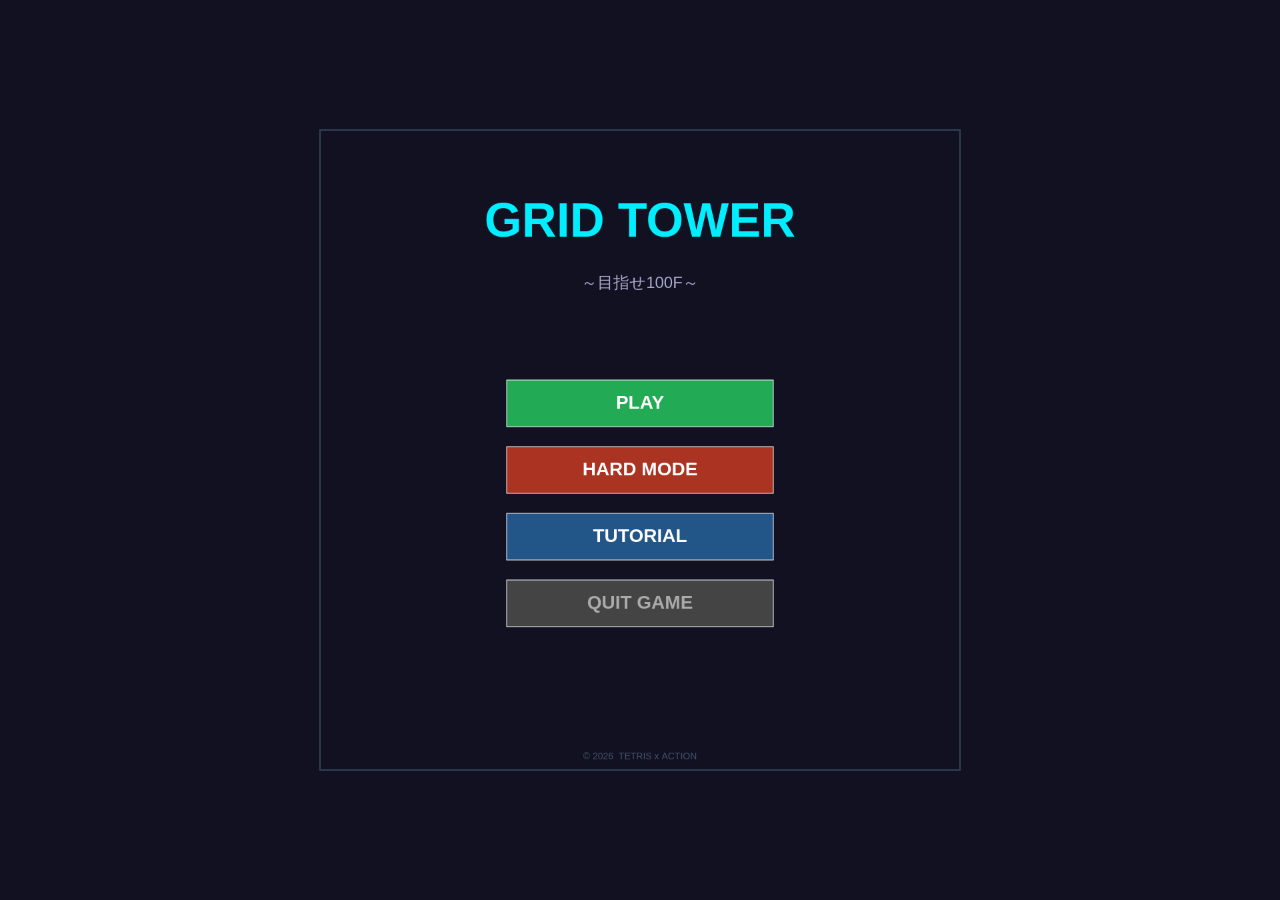
<file: index.html>
<!DOCTYPE html>
<html lang="ja">
<head>
<meta charset="UTF-8">
<meta name="viewport" content="width=device-width, initial-scale=1.0">
<title>GRID TOWER ～目指せ100F～</title>
<style>
  * { margin: 0; padding: 0; box-sizing: border-box; }
  body {
    background: #111122;
    display: flex;
    justify-content: center;
    align-items: center;
    width: 100vw;
    height: 100vh;
    overflow: hidden;
    font-family: 'Arial', sans-serif;
  }
  canvas {
    display: block;
    max-width: 100vw;
    max-height: 100vh;
  }
</style>
</head>
<body>
<canvas id="gameCanvas"></canvas>
<script>
// ============================================================
// block_data (inline)
// ============================================================
const BLOCKS = [
  { shape_id:  1, name:"square",   shape:[[0,0],[1,0],[0,1],[1,1]],                                   color:"#ffee00", outline:"#bbaa00" },
  { shape_id:  2, name:"I4",       shape:[[0,0],[0,1],[0,2],[0,3]],                                   color:"#00eeff", outline:"#0099bb" },
  { shape_id:  3, name:"I3",       shape:[[0,0],[0,1],[0,2]],                                         color:"#55bbff", outline:"#2277bb" },
  { shape_id:  4, name:"I2",       shape:[[0,0],[0,1]],                                               color:"#aaddff", outline:"#6699bb" },
  { shape_id:  5, name:"one",      shape:[[0,0]],                                                     color:"#ffffff", outline:"#aaaaaa" },
  { shape_id:  6, name:"T",        shape:[[0,0],[1,0],[2,0],[1,1]],                                   color:"#cc44ff", outline:"#881199" },
  { shape_id:  7, name:"L",        shape:[[0,0],[0,1],[0,2],[1,2]],                                   color:"#ff8800", outline:"#bb5500" },
  { shape_id:  8, name:"J",        shape:[[1,0],[1,1],[0,2],[1,2]],                                   color:"#4488ff", outline:"#2255bb" },
  { shape_id:  9, name:"S",        shape:[[1,0],[2,0],[0,1],[1,1]],                                   color:"#44ff66", outline:"#229944" },
  { shape_id: 10, name:"Z",        shape:[[0,0],[1,0],[1,1],[2,1]],                                   color:"#ff3333", outline:"#bb1111" },
  { shape_id: 11, name:"stairs",   shape:[[1,0],[0,1],[1,1]],                                         color:"#ff00ff", outline:"#aa00aa" },
  { shape_id: 12, name:"concave",  shape:[[0,0],[2,0],[0,1],[1,1],[2,1]],                             color:"#ff9955", outline:"#cc6622" },
  { shape_id: 13, name:"T_inv",    shape:[[0,0],[1,0],[2,0],[1,1],[1,2]],                             color:"#ff6699", outline:"#bb2255" },
  { shape_id: 14, name:"cross",    shape:[[1,0],[0,1],[1,1],[2,1],[1,2]],                             color:"#ffcc00", outline:"#bb8800" },
  { shape_id: 15, name:"battan",   shape:[[0,0],[2,0],[1,1],[0,2],[2,2]],                             color:"#00ffcc", outline:"#00aa88" },
  { shape_id: 16, name:"H",        shape:[[0,0],[2,0],[0,1],[2,1]],                                   color:"#ff44aa", outline:"#bb1177" },
  { shape_id: 17, name:"O_frame",  shape:[[0,0],[1,0],[2,0],[0,1],[2,1],[0,2],[1,2],[2,2]],           color:"#ffdd44", outline:"#bb9900" },
];

const RARE_BLOCK_IDS = [12, 13, 14, 15, 16, 17];

const BLOCK_COLOR_MAP = {
   1: { fill:"#887700", outline:"#554400" },
   2: { fill:"#007788", outline:"#004455" },
   3: { fill:"#225588", outline:"#113355" },
   4: { fill:"#556677", outline:"#334455" },
   5: { fill:"#777777", outline:"#444444" },
   6: { fill:"#662288", outline:"#440055" },
   7: { fill:"#884400", outline:"#552200" },
   8: { fill:"#224488", outline:"#112255" },
   9: { fill:"#226633", outline:"#114422" },
  10: { fill:"#881111", outline:"#550000" },
  11: { fill:"#880088", outline:"#550055" },
  12: { fill:"#884422", outline:"#552211" },
  13: { fill:"#883344", outline:"#551122" },
  14: { fill:"#886600", outline:"#554400" },
  15: { fill:"#007755", outline:"#004433" },
  16: { fill:"#882255", outline:"#551133" },
  17: { fill:"#886611", outline:"#554400" },
};

// ============================================================
// 定数
// ============================================================
const SW = 1920, SH = 1080;
const GAME_LEFT   = 640,  GAME_RIGHT  = 1280;
const GAME_TOP    = 40,   GAME_BOTTOM = 1040;
const GRID_SIZE   = 40;
const MAP_WIDTH   = 16,   MAP_HEIGHT  = 25;

const GRAVITY    = 0.8;
const JUMP_SPEED = -14.0;
const MOVE_SPEED = 4;

const PUSH_DELAY = 15;
const P_HALF_W   = 15, P_HALF_H = 30;

const BLOCK_FALL_INTERVAL      = 20;
const BLOCK_FALL_INTERVAL_FAST = 2;
const SCORE_PER_LINE           = 100;
const LINES_PER_FLOOR          = 1;

const MAX_HP            = 5;
const INVINCIBLE_FRAMES = 180;

const BEAM_CYCLE       = 1800;
const BEAM_WARNING     = 120;
const BEAM_WIDTH       = 3;
const BEAM_SHOW_FRAMES = 90;

const BLOCK_MOVE_INITIAL_DELAY = 12;
const BLOCK_MOVE_REPEAT_DELAY  = 4;

// ============================================================
// 60 Hz 固定タイムステップ設定
// ============================================================
const TARGET_FPS      = 60;
const FIXED_DELTA_MS  = 1000 / TARGET_FPS;   // ≒ 16.6667 ms
const MAX_ACCUMULATOR = FIXED_DELTA_MS * 5;   // 遅延が大きくなりすぎたときの上限（スパイク対策）

let _lastTimestamp  = null;   // 前フレームのタイムスタンプ (ms)
let _accumulator    = 0;      // 未処理時間の蓄積 (ms)

// ============================================================
// Canvas setup & scaling
// ============================================================
const canvas = document.getElementById('gameCanvas');
const ctx    = canvas.getContext('2d');
canvas.width  = SW;
canvas.height = SH;

function fitCanvas() {
  const scaleX = window.innerWidth  / SW;
  const scaleY = window.innerHeight / SH;
  const scale  = Math.min(scaleX, scaleY);
  canvas.style.width  = (SW * scale) + 'px';
  canvas.style.height = (SH * scale) + 'px';
}
fitCanvas();
window.addEventListener('resize', fitCanvas);

// ============================================================
// ゲーム状態
// ============================================================
let scene = "title";  // "title" | "game" | "pause" | "gameover"

function randInt(min, max) { return Math.floor(Math.random() * (max - min + 1)) + min; }

// ---- FallingBlock ----
class FallingBlock {
  constructor() {
    this.x = 0; this.y = 0; this.timer = 0;
    this.shape_id = 1; this.shape = []; this.color = "yellow"; this.outline = "orange";
    const normal = BLOCKS.filter(b => !RARE_BLOCK_IDS.includes(b.shape_id));
    const data   = normal[Math.floor(Math.random() * normal.length)];
    this._applyData(data);
  }
  _applyData(data) {
    this.shape_id = data.shape_id;
    this.shape    = data.shape.map(c => [...c]);
    this.color    = data.color;
    this.outline  = data.outline;
    const max_dx  = Math.max(...this.shape.map(([dx]) => dx));
    this.x        = randInt(1, MAP_WIDTH - max_dx - 2);
    this.y        = 0;
    this.timer    = 0;
  }
  spawn(state) {
    state.block_count++;
    state.rare_countdown--;
    let data;
    if (RARE_BLOCK_IDS.length && state.rare_countdown <= 0) {
      const rare_id = RARE_BLOCK_IDS[Math.floor(Math.random() * RARE_BLOCK_IDS.length)];
      data = BLOCKS.find(b => b.shape_id === rare_id);
      state.rare_countdown = randInt(28, 32);
    } else {
      const normal = BLOCKS.filter(b => !RARE_BLOCK_IDS.includes(b.shape_id));
      data = normal[Math.floor(Math.random() * normal.length)];
    }
    this._applyData(data);
  }
  getCells() { return this.shape.map(([dx, dy]) => [this.x + dx, this.y + dy]); }

  rotateLeft(state)  { this._tryRotate(state, -1); }
  rotateRight(state) { this._tryRotate(state,  1); }
  _tryRotate(state, dir) {
    let ns = this.shape.map(([dx, dy]) => dir === 1 ? [-dy, dx] : [dy, -dx]);
    const minX = Math.min(...ns.map(([x]) => x));
    const minY = Math.min(...ns.map(([, y]) => y));
    ns = ns.map(([x, y]) => [x - minX, y - minY]);
    if (!this._collides(state, ns)) this.shape = ns;
  }
  _collides(state, shape) {
    for (const [dx, dy] of shape) {
      const tx = this.x + dx, ty = this.y + dy;
      if (tx < 0 || tx >= MAP_WIDTH) return true;
      if (ty >= MAP_HEIGHT) return true;
      if (ty >= 0 && ty < MAP_HEIGHT && state.block_map[ty][tx] >= 1) return true;
    }
    return false;
  }
}

// ---- Player ----
class Player {
  constructor() {
    this.x = (GAME_LEFT + GAME_RIGHT) / 2;
    this.y = GAME_BOTTOM - 20;
    this.vx = 0; this.vy = 0;
    this.is_grounded = false;
    this.push_timer_l = 0; this.push_timer_r = 0;
    this.hp = MAX_HP;
    this.invincible = 0;
    this.blink_visible = true;
  }
}

// ---- BeamState ----
class BeamState {
  constructor() {
    this.timer = 0; this.col = 0; this.show_timer = 0;
    this.phase = "wait"; this.blink_on = true;
  }
}

// ---- BlockMoveState ----
class BlockMoveState {
  constructor() {
    this.left_held = false; this.right_held = false;
    this.hold_frames = 0; this.repeat_acc = 0;
  }
}

// ---- GameState ----
class GameState {
  constructor() {
    this.block_map   = Array.from({length: MAP_HEIGHT}, () => new Array(MAP_WIDTH).fill(0));
    this.next_serial = 1;
    this.block_count = 0;
    this.rare_countdown = randInt(28, 32);
    this.key_states = { w:false, a:false, s:false, d:false, space:false };
    this.last_hkey  = "";
    this.score = 0; this.floor = 1; this.floor_lines = 0;
  }
}

let state, fb, player, beam, bms;

function resetGame() {
  state  = new GameState();
  fb     = new FallingBlock();
  player = new Player();
  beam   = new BeamState();
  bms    = new BlockMoveState();
}
resetGame();

// ============================================================
// ゲームロジック
// ============================================================
function checkCollision(state, fb, nx, ny) {
  for (const [dx, dy] of fb.shape) {
    const tx = nx + dx, ty = ny + dy;
    if (tx < 0 || tx >= MAP_WIDTH) return true;
    if (ty >= MAP_HEIGHT) return true;
    if (ty >= 0 && ty < MAP_HEIGHT && state.block_map[ty][tx] >= 1) return true;
  }
  return false;
}

function lockBlock(state, fb) {
  const map_value = fb.shape_id * 1000 + state.next_serial;
  for (const [gx, gy] of fb.getCells()) {
    if (gx >= 0 && gx < MAP_WIDTH && gy >= 0 && gy < MAP_HEIGHT)
      state.block_map[gy][gx] = map_value;
  }
  state.next_serial++;
}

function checkLineClear(state) {
  let y = MAP_HEIGHT - 1;
  while (y >= 0) {
    if (!state.block_map[y].includes(0)) {
      for (let ty = y; ty > 0; ty--)
        state.block_map[ty] = [...state.block_map[ty - 1]];
      state.block_map[0] = new Array(MAP_WIDTH).fill(0);
      state.score      += SCORE_PER_LINE;
      state.floor_lines++;
      if (state.floor_lines >= LINES_PER_FLOOR) {
        state.floor++;
        state.floor_lines = 0;
      }
    } else { y--; }
  }
}

function applyGravityToBlocks(state) {
  const activeIds = new Set();
  for (let y = 0; y < MAP_HEIGHT; y++)
    for (let x = 0; x < MAP_WIDTH; x++)
      if (state.block_map[y][x] >= 1) activeIds.add(state.block_map[y][x]);

  for (const bid of [...activeIds].sort((a,b)=>a-b)) {
    const cells = [];
    for (let y = 0; y < MAP_HEIGHT; y++)
      for (let x = 0; x < MAP_WIDTH; x++)
        if (state.block_map[y][x] === bid) cells.push([x, y]);

    let can_drop = true;
    for (const [cx, cy] of cells) {
      if (cy + 1 >= MAP_HEIGHT) { can_drop = false; break; }
      if (state.block_map[cy+1][cx] >= 1 && state.block_map[cy+1][cx] !== bid) { can_drop = false; break; }
    }
    if (can_drop && cells.length) {
      for (const [cx, cy] of cells.slice().sort((a,b) => b[1]-a[1])) {
        state.block_map[cy+1][cx] = bid;
        state.block_map[cy][cx]   = 0;
      }
    }
  }
}

function isSolidMap(state, gx, gy) {
  if (gx<0||gx>=MAP_WIDTH||gy<0||gy>=MAP_HEIGHT) return false;
  return state.block_map[gy][gx] >= 1;
}

function isSolidAll(state, fb, gx, gy) {
  if (isSolidMap(state, gx, gy)) return true;
  for (const [fx, fy] of fb.getCells())
    if (fx===gx && fy===gy) return true;
  return false;
}

function teleportPlayer(player) {
  player.x = (GAME_LEFT + GAME_RIGHT) / 2;
  player.y = GAME_TOP + 100;
  player.vy = 0;
  player.is_grounded = false;
}

function checkCrush(state, fb, player) {
  if (player.invincible > 0) return;
  if (!player.is_grounded) return;
  const head_gy = Math.floor((player.y - P_HALF_H - GAME_TOP) / GRID_SIZE);
  const lx      = Math.floor((player.x - (P_HALF_W-2) - GAME_LEFT) / GRID_SIZE);
  const rx      = Math.floor((player.x + (P_HALF_W-2) - GAME_LEFT) / GRID_SIZE);
  const fb_cells = new Set(fb.getCells().map(([a,b])=>`${a},${b}`));
  for (const cx of [lx, rx]) {
    if (cx < 0 || cx >= MAP_WIDTH) continue;
    const above = fb_cells.has(`${cx},${head_gy}`) ||
                  (head_gy>=0 && head_gy<MAP_HEIGHT && state.block_map[head_gy][cx] >= 1);
    if (above) {
      player.hp = Math.max(0, player.hp - 1);
      player.invincible = INVINCIBLE_FRAMES;
      if (player.hp <= 0) { scene = "gameover"; }
      else { teleportPlayer(player); }
      break;
    }
  }
}

function updateBeam(beam, player) {
  beam.timer++;
  if (beam.phase==="wait" && beam.timer >= BEAM_CYCLE - BEAM_WARNING) {
    beam.phase = "warning";
    const p_gx = Math.floor((player.x - GAME_LEFT) / GRID_SIZE);
    beam.col = Math.max(0, Math.min(MAP_WIDTH - BEAM_WIDTH, p_gx - Math.floor(BEAM_WIDTH/2)));
  }
  if (beam.phase==="warning") beam.blink_on = (Math.floor(beam.timer/8) % 2 === 0);
  if (beam.phase==="warning" && beam.timer >= BEAM_CYCLE) {
    beam.phase = "firing";
    beam.show_timer = BEAM_SHOW_FRAMES;
    beam.timer = 0;
  }
  if (beam.phase==="firing") {
    beam.show_timer--;
    if (player.invincible === 0) {
      const p_gx = Math.floor((player.x - GAME_LEFT) / GRID_SIZE);
      if (beam.col <= p_gx && p_gx < beam.col + BEAM_WIDTH) {
        player.hp = Math.max(0, player.hp - 1);
        player.invincible = INVINCIBLE_FRAMES;
        if (player.hp <= 0) { scene = "gameover"; }
        else { teleportPlayer(player); }
      }
    }
    if (beam.show_timer <= 0) beam.phase = "wait";
  }
}

function updateBlockMove(state, fb, bms) {
  if (bms.left_held && bms.right_held)  { bms.hold_frames=0; bms.repeat_acc=0; return; }
  if (!bms.left_held && !bms.right_held){ bms.hold_frames=0; bms.repeat_acc=0; return; }
  const dir = bms.left_held ? -1 : 1;
  if (bms.hold_frames === 0) {
    if (!checkCollision(state, fb, fb.x+dir, fb.y)) fb.x += dir;
    bms.repeat_acc = 0;
  } else if (bms.hold_frames >= BLOCK_MOVE_INITIAL_DELAY) {
    bms.repeat_acc++;
    if (bms.repeat_acc >= BLOCK_MOVE_REPEAT_DELAY) {
      bms.repeat_acc = 0;
      if (!checkCollision(state, fb, fb.x+dir, fb.y)) fb.x += dir;
    }
  }
  bms.hold_frames++;
}

function updateFallingBlock(state, fb) {
  const interval = state.key_states["s"] ? BLOCK_FALL_INTERVAL_FAST : BLOCK_FALL_INTERVAL;
  fb.timer++;
  if (fb.timer < interval) return;
  fb.timer = 0;
  if (!checkCollision(state, fb, fb.x, fb.y+1)) {
    fb.y++;
  } else {
    lockBlock(state, fb);
    fb.spawn(state);
  }
  checkLineClear(state);
  applyGravityToBlocks(state);
}

function updatePlayer(state, fb, player) {
  const ks = state.key_states;
  player.vx = 0;
  if (ks["a"] && ks["d"]) {
    if (state.last_hkey==="a") player.vx = -MOVE_SPEED;
    else if (state.last_hkey==="d") player.vx = MOVE_SPEED;
  } else if (ks["a"]) { player.vx = -MOVE_SPEED; }
    else if (ks["d"]) { player.vx =  MOVE_SPEED; }

  const upper_y = Math.floor((player.y - (P_HALF_H-1) - GAME_TOP) / GRID_SIZE);
  const lower_y = Math.floor((player.y + (P_HALF_H-1) - GAME_TOP) / GRID_SIZE);
  const next_lx = Math.floor((player.x + player.vx - (P_HALF_W-1) - GAME_LEFT) / GRID_SIZE);
  const next_rx = Math.floor((player.x + player.vx + (P_HALF_W-1) - GAME_LEFT) / GRID_SIZE);

  let hitting_block = false;
  outer:
  for (const grid_y of [upper_y, lower_y]) {
    if (grid_y < 0 || grid_y >= MAP_HEIGHT) continue;
    if (player.vx < 0 && next_lx>=0 && next_lx<MAP_WIDTH && state.block_map[grid_y][next_lx]>=1) {
      hitting_block = true;
      const target_id = state.block_map[grid_y][next_lx];
      const cells = [];
      for (let y=0;y<MAP_HEIGHT;y++) for(let x=0;x<MAP_WIDTH;x++)
        if (state.block_map[y][x]===target_id) cells.push([x,y]);
      const can_push = cells.every(([cx,cy]) =>
        cx-1>=0 && (state.block_map[cy][cx-1]===0 || state.block_map[cy][cx-1]===target_id));
      player.push_timer_r = 0;
      if (can_push) {
        player.push_timer_l++;
        if (player.push_timer_l >= PUSH_DELAY) {
          cells.sort((a,b)=>a[0]-b[0]).forEach(([cx,cy])=>{
            state.block_map[cy][cx-1]=target_id; state.block_map[cy][cx]=0;
          });
          player.push_timer_l = 0;
        } else player.vx = 0;
      } else player.vx = 0;
      break outer;
    }
    if (player.vx > 0 && next_rx>=0 && next_rx<MAP_WIDTH && state.block_map[grid_y][next_rx]>=1) {
      hitting_block = true;
      const target_id = state.block_map[grid_y][next_rx];
      const cells = [];
      for (let y=0;y<MAP_HEIGHT;y++) for(let x=0;x<MAP_WIDTH;x++)
        if (state.block_map[y][x]===target_id) cells.push([x,y]);
      const can_push = cells.every(([cx,cy]) =>
        cx+1<MAP_WIDTH && (state.block_map[cy][cx+1]===0 || state.block_map[cy][cx+1]===target_id));
      player.push_timer_l = 0;
      if (can_push) {
        player.push_timer_r++;
        if (player.push_timer_r >= PUSH_DELAY) {
          cells.sort((a,b)=>b[0]-a[0]).forEach(([cx,cy])=>{
            state.block_map[cy][cx+1]=target_id; state.block_map[cy][cx]=0;
          });
          player.push_timer_r = 0;
        } else player.vx = 0;
      } else player.vx = 0;
      break outer;
    }
  }

  player.x += player.vx;
  if (!hitting_block) { player.push_timer_l=0; player.push_timer_r=0; }
  player.x = Math.max(GAME_LEFT+P_HALF_W, Math.min(GAME_RIGHT-P_HALF_W, player.x));

  if (!player.is_grounded) { player.vy += GRAVITY; }
  else {
    player.vy = 0;
    if (ks["w"]) { player.vy = JUMP_SPEED; player.is_grounded = false; }
  }
  player.y += player.vy;
  player.is_grounded = false;

  const lfoot_x = Math.floor((player.x-(P_HALF_W-2)-GAME_LEFT)/GRID_SIZE);
  const rfoot_x = Math.floor((player.x+(P_HALF_W-2)-GAME_LEFT)/GRID_SIZE);
  const head_gy = Math.floor((player.y-P_HALF_H-GAME_TOP)/GRID_SIZE);
  const foot_gy = Math.floor((player.y+P_HALF_H-GAME_TOP)/GRID_SIZE);

  outer2:
  for (const cx of [lfoot_x, rfoot_x]) {
    if (cx<0||cx>=MAP_WIDTH) continue;
    if (player.vy>=0 && foot_gy>=0 && foot_gy<MAP_HEIGHT) {
      if (isSolidAll(state, fb, cx, foot_gy)) {
        player.y = foot_gy*GRID_SIZE + GAME_TOP - P_HALF_H;
        player.is_grounded = true;
        break outer2;
      }
    }
    if (player.vy<0 && head_gy>=0 && head_gy<MAP_HEIGHT) {
      if (isSolidAll(state, fb, cx, head_gy)) {
        player.y = (head_gy+1)*GRID_SIZE + GAME_TOP + P_HALF_H;
        player.vy = 0;
        break outer2;
      }
    }
  }

  if (player.y > GAME_BOTTOM - P_HALF_H) {
    player.y = GAME_BOTTOM - P_HALF_H;
    player.is_grounded = true;
  }

  if (player.invincible > 0) {
    player.invincible--;
    player.blink_visible = (Math.floor(player.invincible/6) % 2 === 0);
  } else { player.blink_visible = true; }
}

// ============================================================
// 描画ヘルパー
// ============================================================
function fillRect(x,y,w,h,fill,stroke,lw=1){
  ctx.fillStyle=fill; ctx.fillRect(x,y,w,h);
  if(stroke){ctx.strokeStyle=stroke;ctx.lineWidth=lw;ctx.strokeRect(x,y,w,h);}
}
function drawText(text,x,y,fill,font,align="center",baseline="middle"){
  ctx.fillStyle=fill; ctx.font=font; ctx.textAlign=align; ctx.textBaseline=baseline;
  ctx.fillText(text,x,y);
}
function multilineText(lines,x,startY,fill,font,lineHeight,align="center"){
  ctx.fillStyle=fill; ctx.font=font; ctx.textAlign=align; ctx.textBaseline="middle";
  lines.forEach((l,i)=>ctx.fillText(l,x,startY+i*lineHeight));
}

// ============================================================
// 描画：ゲーム画面
// ============================================================
function drawGame() {
  ctx.fillStyle="#111122";
  ctx.fillRect(0,0,SW,SH);

  ctx.strokeStyle="white"; ctx.lineWidth=2;
  ctx.strokeRect(GAME_LEFT, GAME_TOP, GAME_RIGHT-GAME_LEFT, GAME_BOTTOM-GAME_TOP);
  ctx.strokeStyle="cyan"; ctx.lineWidth=1;
  ctx.strokeRect(40, GAME_TOP, GAME_LEFT-80, GAME_BOTTOM-GAME_TOP);
  ctx.strokeStyle="yellow"; ctx.lineWidth=2;
  ctx.strokeRect(GAME_RIGHT+40, GAME_TOP, SW-80-(GAME_RIGHT+40), GAME_BOTTOM-GAME_TOP);

  ctx.strokeStyle="#333333"; ctx.lineWidth=1;
  ctx.setLineDash([8,10]);
  for (let gx=0;gx<=MAP_WIDTH;gx++){
    const x=GAME_LEFT+gx*GRID_SIZE;
    ctx.beginPath();ctx.moveTo(x,GAME_TOP);ctx.lineTo(x,GAME_BOTTOM);ctx.stroke();
  }
  for (let gy=0;gy<=MAP_HEIGHT;gy++){
    const y=GAME_TOP+gy*GRID_SIZE;
    ctx.beginPath();ctx.moveTo(GAME_LEFT,y);ctx.lineTo(GAME_RIGHT,y);ctx.stroke();
  }
  ctx.setLineDash([]);

  if (beam.phase==="warning" && beam.blink_on){
    const x0=GAME_LEFT+beam.col*GRID_SIZE, x1=GAME_LEFT+(beam.col+BEAM_WIDTH)*GRID_SIZE;
    ctx.fillStyle="#550000";
    ctx.fillRect(x0,GAME_TOP,x1-x0,GAME_BOTTOM-GAME_TOP);
  }
  if (beam.phase==="firing"){
    const x0=GAME_LEFT+beam.col*GRID_SIZE, x1=GAME_LEFT+(beam.col+BEAM_WIDTH)*GRID_SIZE;
    ctx.fillStyle="#ff2200"; ctx.fillRect(x0,GAME_TOP,x1-x0,GAME_BOTTOM-GAME_TOP);
    ctx.fillStyle="#ffffff"; ctx.fillRect(x0+4,GAME_TOP,x1-x0-8,GAME_BOTTOM-GAME_TOP);
  }

  for (let y=0;y<MAP_HEIGHT;y++){
    for (let x=0;x<MAP_WIDTH;x++){
      const val=state.block_map[y][x];
      if (val>=1){
        const sid=Math.floor(val/1000);
        const col=BLOCK_COLOR_MAP[sid]||{fill:"gray",outline:"#444"};
        fillRect(GAME_LEFT+x*GRID_SIZE, GAME_TOP+y*GRID_SIZE,
                 GRID_SIZE, GRID_SIZE, col.fill, col.outline);
      }
    }
  }

  for (const [gx,gy] of fb.getCells()){
    fillRect(GAME_LEFT+gx*GRID_SIZE, GAME_TOP+gy*GRID_SIZE,
             GRID_SIZE, GRID_SIZE, fb.color, fb.outline);
  }

  if (player.blink_visible){
    const fill = player.invincible>0?"#ffaaaa":"lightgreen";
    fillRect(player.x-P_HALF_W, player.y-P_HALF_H,
             P_HALF_W*2, P_HALF_H*2, fill, "white");
  }

  if (beam.phase==="warning"){
    const remain=(Math.max(0,BEAM_CYCLE-beam.timer)/60).toFixed(1);
    const cx=(GAME_LEFT+GAME_RIGHT)/2;
    fillRect(cx-300,GAME_TOP+20,600,90,"#111111","#ff3333",2);
    drawText(`⚠WARNING: BEAM INBOUND (${remain}s) ⚠`,cx,GAME_TOP+65,"#ff3333","bold 16px Arial");
  }

  const cx_left=(40+GAME_LEFT-40)/2;
  drawText("SCORE",cx_left,GAME_TOP+60,"white","bold 28px Arial");
  drawText(String(state.score),cx_left,GAME_TOP+120,"white","bold 28px Arial");

  const controls=[
    "CONTROLS","",
    "＜ プレイヤー操作 ＞",
    "[A] / [D] : ← / →",
    "[W] : ジャンプ","",
    "＜ ブロック操作 ＞",
    "[S] : ブロック落下速度上昇","",
    "[←] / [→] : ブロック左右移動",
    "[左クリック] : ブロック左へ",
    "[右クリック] : ブロック右へ",
    "（長押しで連続移動）",
    "[Space] : ブロック回転",
    "[Esc] : ポーズ"
  ];
  ctx.fillStyle="#aaaaaa"; ctx.font="bold 14px Arial";
  ctx.textAlign="center"; ctx.textBaseline="middle";
  controls.forEach((l,i)=>ctx.fillText(l,cx_left,GAME_TOP+220+i*22));

  const hp_y=GAME_BOTTOM-120;
  drawText("PLAYER HEALTH",cx_left,hp_y-40,"cyan","bold 16px Arial");
  for (let i=0;i<MAX_HP;i++){
    const sx=cx_left-((MAX_HP-1)*25);
    const col=i<player.hp?"#ff3333":"#444444";
    drawText("♥",sx+i*50,hp_y,col,"bold 45px Arial");
  }

  const map_left_x=GAME_RIGHT+80, map_right_x=SW-80;
  const map_center_x=(map_left_x+map_right_x)/2;
  const base_y=900, floor_gap=160;
  const start_f=Math.max(1,state.floor-1);
  const end_f=start_f+5;
  for (let f=start_f;f<=end_f;f++){
    const fy=base_y-(f-start_f)*floor_gap;
    if (fy<GAME_TOP+80) continue;
    const line_col=f===state.floor?"yellow":"#444444";
    const text_col=f===state.floor?"yellow":"gray";
    ctx.strokeStyle=line_col; ctx.lineWidth=2;
    ctx.beginPath();ctx.moveTo(map_left_x+80,fy);ctx.lineTo(map_right_x-100,fy);ctx.stroke();
    drawText(`${f} F`,map_left_x+30,fy,text_col,"bold 24px Arial");
    if (f===state.floor){
      const progress_offset=(state.floor_lines/LINES_PER_FLOOR)*floor_gap;
      const cur_y=fy-Math.floor(progress_offset);
      drawText("◆ NOW",map_right_x-40,cur_y,"#ff3333","bold 16px Arial");
      drawText(`ASCENT: ${state.floor_lines}/${LINES_PER_FLOOR} LINES`,map_center_x,fy+30,"lightgreen","italic 12px Arial");
    }
  }
}

// ============================================================
// 描画：タイトル画面
// ============================================================
function drawTitle() {
  ctx.fillStyle="#111122"; ctx.fillRect(0,0,SW,SH);
  const cx=SW/2;

  ctx.strokeStyle="#334455"; ctx.lineWidth=2;
  ctx.strokeRect(cx-480,60,960,SH-120);

  drawText("GRID TOWER",cx,200,"#00eeff","bold 72px Arial");
  drawText("～目指せ100F～",cx,290,"#aaaacc","24px Arial");

  const buttons=[
    {label:"PLAY",      bg:"#22aa55",fg:"#ffffff",id:"btn_play"},
    {label:"HARD MODE", bg:"#aa3322",fg:"#ffffff",id:"btn_hard"},
    {label:"TUTORIAL",  bg:"#225588",fg:"#ffffff",id:"btn_tutorial"},
    {label:"QUIT GAME", bg:"#444444",fg:"#aaaaaa",id:"btn_quit"},
  ];
  const btn_w=400,btn_h=70,gap=30;
  const total_h=4*btn_h+3*gap;
  const start_y=(SH-total_h)/2+80;
  titleBtnRects=[];
  buttons.forEach((b,i)=>{
    const y0=start_y+i*(btn_h+gap);
    fillRect(cx-btn_w/2,y0,btn_w,btn_h,b.bg,"#ffffff",1);
    drawText(b.label,cx,y0+btn_h/2,b.fg,"bold 28px Arial");
    titleBtnRects.push({id:b.id,x:cx-btn_w/2,y:y0,w:btn_w,h:btn_h});
  });

  drawText("© 2026  TETRIS x ACTION",cx,SH-80,"#445566","14px Arial");
}

// ============================================================
// 描画：ポーズ
// ============================================================
function drawPause() {
  ctx.fillStyle="rgba(0,0,0,0.55)";
  ctx.fillRect(0,0,SW,SH);

  const cx=SW/2;
  const pw=500,ph=520;
  const px0=cx-pw/2, py0=SH/2-ph/2;
  fillRect(px0,py0,pw,ph,"#1a1a2e","#00eeff",3);
  drawText("PAUSE",cx,py0+70,"#00eeff","bold 48px Arial");

  const buttons=[
    {label:"RESUME",    bg:"#22aa55",fg:"#ffffff",id:"btn_resume"},
    {label:"RETRY",     bg:"#cc8800",fg:"#ffffff",id:"btn_retry_pause"},
    {label:"HOME",      bg:"#225588",fg:"#ffffff",id:"btn_home_pause"},
    {label:"QUIT GAME", bg:"#553333",fg:"#ffaaaa",id:"btn_quit_pause"},
  ];
  const btn_w=360,btn_h=65,gap=20;
  const start_y=py0+160;
  pauseBtnRects=[];
  buttons.forEach((b,i)=>{
    const y0=start_y+i*(btn_h+gap);
    fillRect(cx-btn_w/2,y0,btn_w,btn_h,b.bg,"#ffffff",1);
    drawText(b.label,cx,y0+btn_h/2,b.fg,"bold 24px Arial");
    pauseBtnRects.push({id:b.id,x:cx-btn_w/2,y:y0,w:btn_w,h:btn_h});
  });
}

// ============================================================
// 描画：ゲームオーバー
// ============================================================
function drawGameover() {
  ctx.fillStyle="#0d0000"; ctx.fillRect(0,0,SW,SH);
  const cx=SW/2;
  drawText("GAME OVER",cx,SH/2-260,"#ff2200","bold 80px Arial");
  drawText(`SCORE  :  ${state.score}`,cx,SH/2-140,"#ffffff","bold 36px Arial");
  drawText(`FLOOR REACHED  :  ${state.floor} F`,cx,SH/2-80,"#aaaaaa","28px Arial");

  const buttons=[
    {label:"RETRY",     bg:"#cc4400",fg:"#ffffff",id:"btn_retry_go"},
    {label:"HOME",      bg:"#225588",fg:"#ffffff",id:"btn_home_go"},
    {label:"QUIT GAME", bg:"#333333",fg:"#aaaaaa",id:"btn_quit_go"},
  ];
  const btn_w=400,btn_h=70,gap=24;
  const start_y=SH/2+20;
  gameoverBtnRects=[];
  buttons.forEach((b,i)=>{
    const y0=start_y+i*(btn_h+gap);
    fillRect(cx-btn_w/2,y0,btn_w,btn_h,b.bg,"#ffffff",1);
    drawText(b.label,cx,y0+btn_h/2,b.fg,"bold 28px Arial");
    gameoverBtnRects.push({id:b.id,x:cx-btn_w/2,y:y0,w:btn_w,h:btn_h});
  });
}

// Button rect storage (rebuilt each draw)
let titleBtnRects=[], pauseBtnRects=[], gameoverBtnRects=[];

function hitTest(rects, cx, cy){
  for(const r of rects)
    if(cx>=r.x&&cx<=r.x+r.w&&cy>=r.y&&cy<=r.y+r.h) return r.id;
  return null;
}

function toCanvasCoords(e){
  const rect=canvas.getBoundingClientRect();
  const scaleX=SW/rect.width, scaleY=SH/rect.height;
  const clientX=e.touches?e.touches[0].clientX:e.clientX;
  const clientY=e.touches?e.touches[0].clientY:e.clientY;
  return [(clientX-rect.left)*scaleX, (clientY-rect.top)*scaleY];
}

// ============================================================
// ゲームロジック 1ステップ分をまとめた関数
// ============================================================
function updateGame() {
  updateBlockMove(state, fb, bms);
  updateFallingBlock(state, fb);
  updatePlayer(state, fb, player);
  checkCrush(state, fb, player);
  updateBeam(beam, player);
}

// ============================================================
// メインループ（60Hz 固定タイムステップ）
// ============================================================
function mainLoop(timestamp) {
  // 初回呼び出し時の初期化
  if (_lastTimestamp === null) {
    _lastTimestamp = timestamp;
  }

  // 経過時間を蓄積（スパイク対策で上限クランプ）
  const elapsed = timestamp - _lastTimestamp;
  _lastTimestamp = timestamp;
  _accumulator = Math.min(_accumulator + elapsed, MAX_ACCUMULATOR);

  // 蓄積時間が 1 ステップ分を超えるたびにロジックを進める
  while (_accumulator >= FIXED_DELTA_MS) {
    if (scene === "game") {
      updateGame();
      // updateGame 内で scene が変わった場合はループを抜ける
      if (scene !== "game") break;
    }
    _accumulator -= FIXED_DELTA_MS;
  }

  // 描画は毎フレーム 1 回だけ
  if (scene === "title") {
    drawTitle();
  } else if (scene === "game") {
    drawGame();
  } else if (scene === "pause") {
    drawGame();
    drawPause();
  } else if (scene === "gameover") {
    drawGameover();
  }

  requestAnimationFrame(mainLoop);
}

// ============================================================
// 入力ハンドラ
// ============================================================
const keyMap = { w:"w",a:"a",s:"s",d:"d"," ":"space",ArrowLeft:"left",ArrowRight:"right",ArrowUp:"w",ArrowDown:"s" };

document.addEventListener("keydown", e => {
  const sym = e.key==="Escape"?"escape": (keyMap[e.key]||e.key.toLowerCase());

  if (scene==="title") return;

  if (scene==="pause"){
    if (sym==="escape") { scene="game"; }
    return;
  }
  if (scene==="gameover") return;

  if (sym==="escape"){ scene="pause"; return; }

  if (["w","a","s","d","space"].includes(sym)) {
    state.key_states[sym]=true;
    e.preventDefault();
  }
  if (sym==="a"||sym==="d") state.last_hkey=sym;
  if (sym==="space") { fb.rotateLeft(state); e.preventDefault(); }

  if (sym==="left"){
    if(!bms.left_held){bms.left_held=true;bms.hold_frames=0;bms.repeat_acc=0;}
    bms.right_held=false; e.preventDefault();
  }
  if (sym==="right"){
    if(!bms.right_held){bms.right_held=true;bms.hold_frames=0;bms.repeat_acc=0;}
    bms.left_held=false; e.preventDefault();
  }
});

document.addEventListener("keyup", e => {
  const sym = keyMap[e.key]||e.key.toLowerCase();
  if (scene!=="game") return;
  if (["w","a","s","d","space"].includes(sym)) state.key_states[sym]=false;
  if (sym==="left"){bms.left_held=false;bms.hold_frames=0;bms.repeat_acc=0;}
  if (sym==="right"){bms.right_held=false;bms.hold_frames=0;bms.repeat_acc=0;}
});

canvas.addEventListener("mousedown", e => {
  e.preventDefault();
  const [cx,cy]=toCanvasCoords(e);

  if (scene==="title"){
    const hit=hitTest(titleBtnRects,cx,cy);
    if (hit==="btn_play"){resetGame();scene="game";}
    else if (hit==="btn_quit"){window.close();}
    return;
  }
  if (scene==="pause"){
    const hit=hitTest(pauseBtnRects,cx,cy);
    if (hit==="btn_resume") scene="game";
    else if (hit==="btn_retry_pause"){resetGame();scene="game";}
    else if (hit==="btn_home_pause") scene="title";
    else if (hit==="btn_quit_pause") window.close();
    return;
  }
  if (scene==="gameover"){
    const hit=hitTest(gameoverBtnRects,cx,cy);
    if (hit==="btn_retry_go"){resetGame();scene="game";}
    else if (hit==="btn_home_go") scene="title";
    else if (hit==="btn_quit_go") window.close();
    return;
  }

  if (scene==="game"){
    if (e.button===0){
      if(!bms.left_held){bms.left_held=true;bms.hold_frames=0;bms.repeat_acc=0;}
      bms.right_held=false;
    } else if (e.button===2){
      if(!bms.right_held){bms.right_held=true;bms.hold_frames=0;bms.repeat_acc=0;}
      bms.left_held=false;
    }
  }
});

canvas.addEventListener("mouseup", e => {
  if (scene!=="game") return;
  if (e.button===0){bms.left_held=false;bms.hold_frames=0;bms.repeat_acc=0;}
  if (e.button===2){bms.right_held=false;bms.hold_frames=0;bms.repeat_acc=0;}
});

canvas.addEventListener("contextmenu", e => e.preventDefault());

canvas.addEventListener("touchstart", e => {
  e.preventDefault();
  const [cx,cy]=toCanvasCoords(e);
  if (scene==="title"){const hit=hitTest(titleBtnRects,cx,cy);if(hit==="btn_play"){resetGame();scene="game";}}
  if (scene==="pause"){const hit=hitTest(pauseBtnRects,cx,cy);
    if(hit==="btn_resume")scene="game";
    else if(hit==="btn_retry_pause"){resetGame();scene="game";}
    else if(hit==="btn_home_pause")scene="title";}
  if (scene==="gameover"){const hit=hitTest(gameoverBtnRects,cx,cy);
    if(hit==="btn_retry_go"){resetGame();scene="game";}
    else if(hit==="btn_home_go")scene="title";}
}, {passive:false});

// ============================================================
// Start
// ============================================================
requestAnimationFrame(mainLoop);
</script>
</body>
</html>
</file>
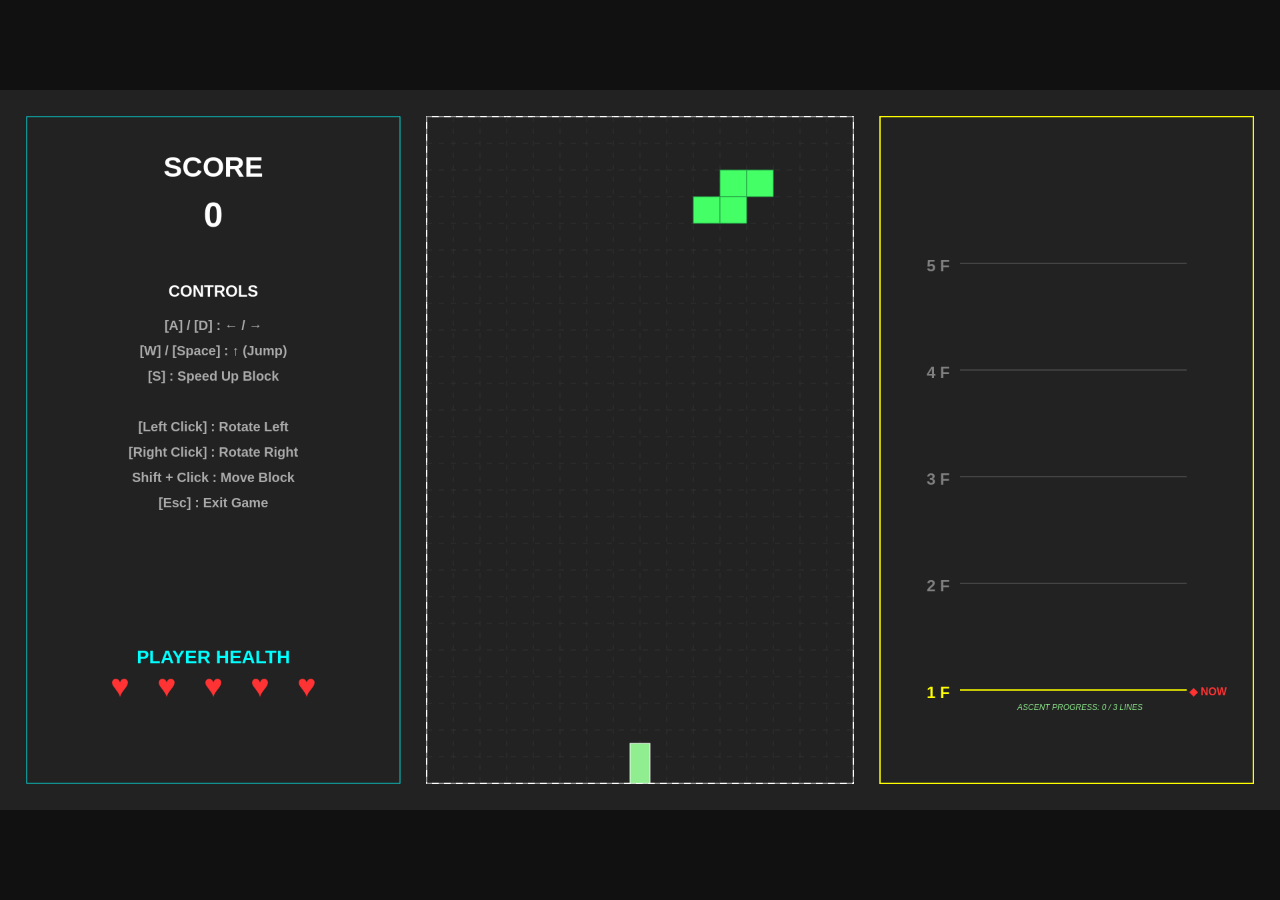
<file: templates.html/index.html>
<!DOCTYPE html>
<html lang="en">
<head>
<meta charset="UTF-8">
<meta name="viewport" content="width=device-width, initial-scale=1.0">
<title>TETRIS x ACTION - GRID TOWER21</title>
<style>
  * { margin: 0; padding: 0; box-sizing: border-box; }
  body {
    background: #111;
    display: flex;
    justify-content: center;
    align-items: center;
    min-height: 100vh;
    overflow: hidden;
  }
  canvas {
    display: block;
    background: #222222;
    max-width: 100vw;
    max-height: 100vh;
  }
</style>
</head>
<body>
<canvas id="gameCanvas"></canvas>
<script>
// ============================================================
// Block Data
// ============================================================
const BLOCKS = [
  { shape_id:1,  name:"square",   shape:[[0,0],[1,0],[0,1],[1,1]],                   color:"#ffee00", outline:"#bbaa00" },
  { shape_id:2,  name:"I4",       shape:[[0,0],[0,1],[0,2],[0,3]],                   color:"#00eeff", outline:"#0099bb" },
  { shape_id:3,  name:"I3",       shape:[[0,0],[0,1],[0,2]],                         color:"#55bbff", outline:"#2277bb" },
  { shape_id:4,  name:"I2",       shape:[[0,0],[0,1]],                               color:"#aaddff", outline:"#6699bb" },
  { shape_id:5,  name:"one",      shape:[[0,0]],                                     color:"#ffffff", outline:"#aaaaaa" },
  { shape_id:6,  name:"T",        shape:[[0,0],[1,0],[2,0],[1,1]],                   color:"#cc44ff", outline:"#881199" },
  { shape_id:7,  name:"L",        shape:[[0,0],[0,1],[0,2],[1,2]],                   color:"#ff8800", outline:"#bb5500" },
  { shape_id:8,  name:"J",        shape:[[1,0],[1,1],[0,2],[1,2]],                   color:"#4488ff", outline:"#2255bb" },
  { shape_id:9,  name:"S",        shape:[[1,0],[2,0],[0,1],[1,1]],                   color:"#44ff66", outline:"#229944" },
  { shape_id:10, name:"Z",        shape:[[0,0],[1,0],[1,1],[2,1]],                   color:"#ff3333", outline:"#bb1111" },
  { shape_id:11, name:"stairs",   shape:[[1,0],[0,1],[1,1]],                         color:"#ff00ff", outline:"#aa00aa" },
  { shape_id:12, name:"concave",  shape:[[0,0],[2,0],[0,1],[1,1],[2,1]],             color:"#ff9955", outline:"#cc6622" },
  { shape_id:13, name:"T_inv",    shape:[[0,0],[1,0],[2,0],[1,1],[1,2]],             color:"#ff6699", outline:"#bb2255" },
  { shape_id:14, name:"cross",    shape:[[1,0],[0,1],[1,1],[2,1],[1,2]],             color:"#ffcc00", outline:"#bb8800" },
  { shape_id:15, name:"battan",   shape:[[0,0],[2,0],[1,1],[0,2],[2,2]],             color:"#00ffcc", outline:"#00aa88" },
  { shape_id:16, name:"H",        shape:[[0,0],[2,0],[0,1],[2,1]],                   color:"#ff44aa", outline:"#bb1177" },
  { shape_id:17, name:"O_frame",  shape:[[0,0],[1,0],[2,0],[0,1],[2,1],[0,2],[1,2],[2,2]], color:"#ffdd44", outline:"#bb9900" },
];

const RARE_BLOCK_IDS = [12,13,14,15,16,17];

const BLOCK_COLOR_MAP = {
  1:  { fill:"#887700", outline:"#554400" },
  2:  { fill:"#007788", outline:"#004455" },
  3:  { fill:"#225588", outline:"#113355" },
  4:  { fill:"#556677", outline:"#334455" },
  5:  { fill:"#777777", outline:"#444444" },
  6:  { fill:"#662288", outline:"#440055" },
  7:  { fill:"#884400", outline:"#552200" },
  8:  { fill:"#224488", outline:"#112255" },
  9:  { fill:"#226633", outline:"#114422" },
  10: { fill:"#881111", outline:"#550000" },
  11: { fill:"#880088", outline:"#550055" },
  12: { fill:"#884422", outline:"#552211" },
  13: { fill:"#883344", outline:"#551122" },
  14: { fill:"#886600", outline:"#554400" },
  15: { fill:"#007755", outline:"#004433" },
  16: { fill:"#882255", outline:"#551133" },
  17: { fill:"#886611", outline:"#554400" },
};

// ============================================================
// Constants
// ============================================================
const SCREEN_WIDTH  = 1920;
const SCREEN_HEIGHT = 1080;
const GAME_LEFT   = 640;
const GAME_RIGHT  = 1280;
const GAME_TOP    = 40;
const GAME_BOTTOM = 1040;
const GRID_SIZE   = 40;
const MAP_WIDTH   = 16;
const MAP_HEIGHT  = 25;

const GRAVITY    = 0.8;
const JUMP_SPEED = -14.0;
const MOVE_SPEED = 4;
const PUSH_DELAY = 15;
const P_HALF_W   = 15;
const P_HALF_H   = 30;

const BLOCK_FALL_INTERVAL      = 20;
const BLOCK_FALL_INTERVAL_FAST = 2;
const SCORE_PER_LINE           = 100;
const LINES_PER_FLOOR          = 3;

const MAX_HP            = 5;
const INVINCIBLE_FRAMES = 180;

const BEAM_CYCLE       = 600;
const BEAM_WARNING     = 120;
const BEAM_WIDTH_COLS  = 3;
const BEAM_SHOW_FRAMES = 90;

// ============================================================
// Canvas Setup with scaling
// ============================================================
const canvas = document.getElementById("gameCanvas");
const ctx    = canvas.getContext("2d");

function resizeCanvas() {
  const scaleX = window.innerWidth  / SCREEN_WIDTH;
  const scaleY = window.innerHeight / SCREEN_HEIGHT;
  const scale  = Math.min(scaleX, scaleY);
  canvas.width  = SCREEN_WIDTH;
  canvas.height = SCREEN_HEIGHT;
  canvas.style.width  = (SCREEN_WIDTH  * scale) + "px";
  canvas.style.height = (SCREEN_HEIGHT * scale) + "px";
}
resizeCanvas();
window.addEventListener("resize", resizeCanvas);

// ============================================================
// Game Classes
// ============================================================
class FallingBlock {
  constructor() {
    this.x        = 0;
    this.y        = 0;
    this.timer    = 0;
    this.shape_id = 1;
    this.shape    = [];
    this.color    = "yellow";
    this.outline  = "orange";
    this._pickRandom(null);
  }

  _pickRandom(state) {
    let data;
    if (state && RARE_BLOCK_IDS.length > 0 && state.block_count % 15 === 0 && state.block_count > 0) {
      const rareId = RARE_BLOCK_IDS[Math.floor(Math.random() * RARE_BLOCK_IDS.length)];
      data = BLOCKS.find(b => b.shape_id === rareId);
    } else {
      const normal = BLOCKS.filter(b => !RARE_BLOCK_IDS.includes(b.shape_id));
      data = normal[Math.floor(Math.random() * normal.length)];
    }
    this.shape_id = data.shape_id;
    this.shape    = data.shape.map(c => [...c]);
    this.color    = data.color;
    this.outline  = data.outline;
    const maxDx   = Math.max(...this.shape.map(([dx]) => dx));
    this.x        = 1 + Math.floor(Math.random() * (MAP_WIDTH - maxDx - 2));
    this.y        = 0;
    this.timer    = 0;
  }

  spawn(state) {
    state.block_count += 1;
    this._pickRandom(state);
  }

  getCells() {
    return this.shape.map(([dx, dy]) => [this.x + dx, this.y + dy]);
  }

  rotateLeft(state) {
    let ns = this._rotate(this.shape, -1);
    ns = this._normalize(ns);
    if (!this._collides(state, ns)) this.shape = ns;
  }

  rotateRight(state) {
    let ns = this._rotate(this.shape, 1);
    ns = this._normalize(ns);
    if (!this._collides(state, ns)) this.shape = ns;
  }

  _rotate(shape, dir) {
    if (dir === 1) return shape.map(([dx, dy]) => [-dy, dx]);
    else           return shape.map(([dx, dy]) => [dy, -dx]);
  }

  _normalize(shape) {
    const minX = Math.min(...shape.map(([dx]) => dx));
    const minY = Math.min(...shape.map(([, dy]) => dy));
    return shape.map(([dx, dy]) => [dx - minX, dy - minY]);
  }

  _collides(state, shape) {
    for (const [dx, dy] of shape) {
      const tx = this.x + dx, ty = this.y + dy;
      if (tx < 0 || tx >= MAP_WIDTH) return true;
      if (ty >= MAP_HEIGHT) return true;
      if (ty >= 0 && ty < MAP_HEIGHT && state.block_map[ty][tx] >= 1) return true;
    }
    return false;
  }
}

class Player {
  constructor() {
    this.x              = (GAME_LEFT + GAME_RIGHT) / 2;
    this.y              = GAME_BOTTOM - 20;
    this.vx             = 0;
    this.vy             = 0;
    this.is_grounded   = false;
    this.push_timer_l  = 0;
    this.push_timer_r  = 0;
    this.hp            = MAX_HP;
    this.invincible    = 0;
    this.blink_visible = true;
  }
}

class BeamState {
  constructor() {
    this.timer      = 0;
    this.col        = 0;
    this.show_timer = 0;
    this.phase      = "wait";
    this.blink_on   = true;
  }
}

class GameState {
  constructor() {
    this.block_map   = Array.from({length: MAP_HEIGHT}, () => new Array(MAP_WIDTH).fill(0));
    this.next_serial = 1;
    this.block_count = 0;
    this.key_states  = { w:false, a:false, s:false, d:false, space:false };
    this.last_hkey   = "";
    this.score       = 0;
    this.floor       = 1;
    this.floor_lines = 0;
  }
}

// ============================================================
// Game Logic
// ============================================================
function checkCollision(state, fb, nx, ny) {
  for (const [dx, dy] of fb.shape) {
    const tx = nx + dx, ty = ny + dy;
    if (tx < 0 || tx >= MAP_WIDTH) return true;
    if (ty >= MAP_HEIGHT) return true;
    if (ty >= 0 && ty < MAP_HEIGHT && state.block_map[ty][tx] >= 1) return true;
  }
  return false;
}

function lockBlock(state, fb) {
  const mapValue = fb.shape_id * 1000 + state.next_serial;
  for (const [gx, gy] of fb.getCells()) {
    if (gx >= 0 && gx < MAP_WIDTH && gy >= 0 && gy < MAP_HEIGHT) {
      state.block_map[gy][gx] = mapValue;
    }
  }
  state.next_serial += 1;
}

function checkLineClear(state) {
  let y = MAP_HEIGHT - 1;
  while (y >= 0) {
    if (!state.block_map[y].includes(0)) {
      for (let ty = y; ty > 0; ty--) {
        state.block_map[ty] = [...state.block_map[ty - 1]];
      }
      state.block_map[0] = new Array(MAP_WIDTH).fill(0);
      state.score       += SCORE_PER_LINE;
      state.floor_lines += 1;
      if (state.floor_lines >= LINES_PER_FLOOR) {
        state.floor += 1;
        state.floor_lines = 0;
      }
    } else {
      y -= 1;
    }
  }
}

function applyGravityToBlocks(state) {
  const activeIds = new Set();
  for (let y = 0; y < MAP_HEIGHT; y++)
    for (let x = 0; x < MAP_WIDTH; x++)
      if (state.block_map[y][x] >= 1) activeIds.add(state.block_map[y][x]);

  const sortedIds = [...activeIds].sort((a, b) => a - b);
  for (const blockId of sortedIds) {
    const cells = [];
    for (let y = 0; y < MAP_HEIGHT; y++)
      for (let x = 0; x < MAP_WIDTH; x++)
        if (state.block_map[y][x] === blockId) cells.push([x, y]);

    let canDrop = true;
    for (const [cx, cy] of cells) {
      const ny = cy + 1;
      if (ny >= MAP_HEIGHT) { canDrop = false; break; }
      if (state.block_map[ny][cx] >= 1 && state.block_map[ny][cx] !== blockId) { canDrop = false; break; }
    }
    if (canDrop && cells.length > 0) {
      const sorted = cells.slice().sort((a, b) => b[1] - a[1]);
      for (const [cx, cy] of sorted) {
        state.block_map[cy + 1][cx] = blockId;
        state.block_map[cy][cx]     = 0;
      }
    }
  }
}

function isSolidMap(state, gx, gy) {
  if (gx < 0 || gx >= MAP_WIDTH || gy < 0 || gy >= MAP_HEIGHT) return false;
  return state.block_map[gy][gx] >= 1;
}

function isSolidAll(state, fb, gx, gy) {
  if (isSolidMap(state, gx, gy)) return true;
  for (const [fx, fy] of fb.getCells()) {
    if (fx === gx && fy === gy) return true;
  }
  return false;
}

function teleportPlayer(player) {
  player.x          = (GAME_LEFT + GAME_RIGHT) / 2;
  player.y          = GAME_TOP + 100;
  player.vy         = 0;
  player.is_grounded = false;
}

function checkCrush(state, fb, player) {
  if (player.invincible > 0) return;
  if (!player.is_grounded) return;

  const head_gy = Math.floor((player.y - P_HALF_H - GAME_TOP) / GRID_SIZE);
  const lx      = Math.floor((player.x - (P_HALF_W - 2) - GAME_LEFT) / GRID_SIZE);
  const rx      = Math.floor((player.x + (P_HALF_W - 2) - GAME_LEFT) / GRID_SIZE);
  const fbCells = new Set(fb.getCells().map(([x,y]) => `${x},${y}`));

  for (const cx of [lx, rx]) {
    if (cx < 0 || cx >= MAP_WIDTH) continue;
    const isBlockAbove =
      fbCells.has(`${cx},${head_gy}`) ||
      (head_gy >= 0 && head_gy < MAP_HEIGHT && state.block_map[head_gy][cx] >= 1);
    if (isBlockAbove) {
      player.hp         = Math.max(0, player.hp - 1);
      player.invincible = INVINCIBLE_FRAMES;
      teleportPlayer(player);
      break;
    }
  }
}

function updateBeam(beam, player) {
  beam.timer += 1;

  if (beam.phase === "wait" && beam.timer >= BEAM_CYCLE - BEAM_WARNING) {
    beam.phase   = "warning";
    const p_gx   = Math.floor((player.x - GAME_LEFT) / GRID_SIZE);
    beam.col     = p_gx - Math.floor(BEAM_WIDTH_COLS / 2);
    beam.col     = Math.max(0, Math.min(MAP_WIDTH - BEAM_WIDTH_COLS, beam.col));
  }

  if (beam.phase === "warning") {
    beam.blink_on = (Math.floor(beam.timer / 8) % 2 === 0);
  }

  if (beam.phase === "warning" && beam.timer >= BEAM_CYCLE) {
    beam.phase      = "firing";
    beam.show_timer = BEAM_SHOW_FRAMES;
    beam.timer      = 0;
  }

  if (beam.phase === "firing") {
    beam.show_timer -= 1;
    if (player.invincible === 0) {
      const p_gx = Math.floor((player.x - GAME_LEFT) / GRID_SIZE);
      if (beam.col <= p_gx && p_gx < beam.col + BEAM_WIDTH_COLS) {
        player.hp         = Math.max(0, player.hp - 1);
        player.invincible = INVINCIBLE_FRAMES;
        teleportPlayer(player);
      }
    }
    if (beam.show_timer <= 0) beam.phase = "wait";
  }
}

// ============================================================
// Update
// ============================================================
function updateFallingBlock(state, fb) {
  const interval = state.key_states.s ? BLOCK_FALL_INTERVAL_FAST : BLOCK_FALL_INTERVAL;
  fb.timer += 1;
  if (fb.timer < interval) return;
  fb.timer = 0;
  if (!checkCollision(state, fb, fb.x, fb.y + 1)) {
    fb.y += 1;
  } else {
    lockBlock(state, fb);
    fb.spawn(state);
  }
  checkLineClear(state);
  applyGravityToBlocks(state);
}

function updatePlayer(state, fb, player) {
  const ks = state.key_states;

  player.vx = 0;
  if (ks.a && ks.d) {
    if (state.last_hkey === "a")      player.vx = -MOVE_SPEED;
    else if (state.last_hkey === "d") player.vx =  MOVE_SPEED;
  } else if (ks.a) { player.vx = -MOVE_SPEED; }
  else if (ks.d)   { player.vx =  MOVE_SPEED; }

  const upper_y = Math.floor((player.y - (P_HALF_H - 1) - GAME_TOP) / GRID_SIZE);
  const lower_y = Math.floor((player.y + (P_HALF_H - 1) - GAME_TOP) / GRID_SIZE);
  const next_lx = Math.floor((player.x + player.vx - (P_HALF_W - 1) - GAME_LEFT) / GRID_SIZE);
  const next_rx = Math.floor((player.x + player.vx + (P_HALF_W - 1) - GAME_LEFT) / GRID_SIZE);

  let hittingBlock = false;

  outer: for (const grid_y of [upper_y, lower_y]) {
    if (grid_y < 0 || grid_y >= MAP_HEIGHT) continue;

    if (player.vx < 0 && next_lx >= 0 && next_lx < MAP_WIDTH && state.block_map[grid_y][next_lx] >= 1) {
      hittingBlock = true;
      const targetId = state.block_map[grid_y][next_lx];
      const cells = [];
      for (let y = 0; y < MAP_HEIGHT; y++)
        for (let x = 0; x < MAP_WIDTH; x++)
          if (state.block_map[y][x] === targetId) cells.push([x, y]);

      const canPush = cells.every(([cx, cy]) =>
        cx - 1 >= 0 && (state.block_map[cy][cx - 1] === 0 || state.block_map[cy][cx - 1] === targetId));

      player.push_timer_r = 0;
      if (canPush) {
        player.push_timer_l += 1;
        if (player.push_timer_l >= PUSH_DELAY) {
          const sorted = cells.slice().sort((a, b) => a[0] - b[0]);
          for (const [cx, cy] of sorted) {
            state.block_map[cy][cx - 1] = targetId;
            state.block_map[cy][cx]     = 0;
          }
          player.push_timer_l = 0;
        } else { player.vx = 0; }
      } else { player.vx = 0; }
      break outer;
    }

    if (player.vx > 0 && next_rx >= 0 && next_rx < MAP_WIDTH && state.block_map[grid_y][next_rx] >= 1) {
      hittingBlock = true;
      const targetId = state.block_map[grid_y][next_rx];
      const cells = [];
      for (let y = 0; y < MAP_HEIGHT; y++)
        for (let x = 0; x < MAP_WIDTH; x++)
          if (state.block_map[y][x] === targetId) cells.push([x, y]);

      const canPush = cells.every(([cx, cy]) =>
        cx + 1 < MAP_WIDTH && (state.block_map[cy][cx + 1] === 0 || state.block_map[cy][cx + 1] === targetId));

      player.push_timer_l = 0;
      if (canPush) {
        player.push_timer_r += 1;
        if (player.push_timer_r >= PUSH_DELAY) {
          const sorted = cells.slice().sort((a, b) => b[0] - a[0]);
          for (const [cx, cy] of sorted) {
            state.block_map[cy][cx + 1] = targetId;
            state.block_map[cy][cx]     = 0;
          }
          player.push_timer_r = 0;
        } else { player.vx = 0; }
      } else { player.vx = 0; }
      break outer;
    }
  }

  player.x += player.vx;
  if (!hittingBlock) { player.push_timer_l = 0; player.push_timer_r = 0; }
  player.x = Math.max(GAME_LEFT + P_HALF_W, Math.min(GAME_RIGHT - P_HALF_W, player.x));

  if (!player.is_grounded) {
    player.vy += GRAVITY;
  } else {
    player.vy = 0;
    if (ks.w || ks.space) {
      player.vy          = JUMP_SPEED;
      player.is_grounded = false;
    }
  }

  player.y          += player.vy;
  player.is_grounded = false;

  const lfoot_x = Math.floor((player.x - (P_HALF_W - 2) - GAME_LEFT) / GRID_SIZE);
  const rfoot_x = Math.floor((player.x + (P_HALF_W - 2) - GAME_LEFT) / GRID_SIZE);
  const head_gy = Math.floor((player.y - P_HALF_H - GAME_TOP) / GRID_SIZE);
  const foot_gy = Math.floor((player.y + P_HALF_H - GAME_TOP) / GRID_SIZE);

  for (const cx of [lfoot_x, rfoot_x]) {
    if (cx < 0 || cx >= MAP_WIDTH) continue;
    if (player.vy >= 0 && foot_gy >= 0 && foot_gy < MAP_HEIGHT) {
      if (isSolidAll(state, fb, cx, foot_gy)) {
        player.y           = foot_gy * GRID_SIZE + GAME_TOP - P_HALF_H;
        player.is_grounded = true;
        break;
      }
    }
    if (player.vy < 0 && head_gy >= 0 && head_gy < MAP_HEIGHT) {
      if (isSolidAll(state, fb, cx, head_gy)) {
        player.y  = (head_gy + 1) * GRID_SIZE + GAME_TOP + P_HALF_H;
        player.vy = 0;
        break;
      }
    }
  }

  if (player.y > GAME_BOTTOM - P_HALF_H) {
    player.y           = GAME_BOTTOM - P_HALF_H;
    player.is_grounded = true;
  }

  if (player.invincible > 0) {
    player.invincible   -= 1;
    player.blink_visible = (Math.floor(player.invincible / 6) % 2 === 0);
  } else {
    player.blink_visible = true;
  }
}

// ============================================================
// Drawing
// ============================================================
function drawFrame(ctx, state, fb, player, beam) {
  ctx.clearRect(0, 0, SCREEN_WIDTH, SCREEN_HEIGHT);
  ctx.fillStyle = "#222222";
  ctx.fillRect(0, 0, SCREEN_WIDTH, SCREEN_HEIGHT);

  // Layout borders
  // Main game area (white)
  ctx.strokeStyle = "white";
  ctx.lineWidth   = 2;
  ctx.strokeRect(GAME_LEFT, GAME_TOP, GAME_RIGHT - GAME_LEFT, GAME_BOTTOM - GAME_TOP);

  // Left panel (cyan): x=40, y=GAME_TOP, right_x=GAME_LEFT-40=600
  ctx.strokeStyle = "cyan";
  ctx.lineWidth   = 1;
  ctx.strokeRect(40, GAME_TOP, GAME_LEFT - 40 - 40, GAME_BOTTOM - GAME_TOP);

  // Right panel (yellow): x=GAME_RIGHT+40, right_x=SCREEN_WIDTH-40=1880
  ctx.strokeStyle = "yellow";
  ctx.lineWidth   = 2;
  ctx.strokeRect(GAME_RIGHT + 40, GAME_TOP, SCREEN_WIDTH - 40 - (GAME_RIGHT + 40), GAME_BOTTOM - GAME_TOP);

  // Grid lines
  ctx.strokeStyle = "#333333";
  ctx.lineWidth   = 1;
  ctx.setLineDash([8, 10]);
  for (let gx = 0; gx <= MAP_WIDTH; gx++) {
    const x = GAME_LEFT + gx * GRID_SIZE;
    ctx.beginPath(); ctx.moveTo(x, GAME_TOP); ctx.lineTo(x, GAME_BOTTOM); ctx.stroke();
  }
  for (let gy = 0; gy <= MAP_HEIGHT; gy++) {
    const y = GAME_TOP + gy * GRID_SIZE;
    ctx.beginPath(); ctx.moveTo(GAME_LEFT, y); ctx.lineTo(GAME_RIGHT, y); ctx.stroke();
  }
  ctx.setLineDash([]);

  // Beam warning
  if (beam.phase === "warning" && beam.blink_on) {
    const x0 = GAME_LEFT + beam.col * GRID_SIZE;
    const x1 = GAME_LEFT + (beam.col + BEAM_WIDTH_COLS) * GRID_SIZE;
    ctx.fillStyle = "#550000";
    ctx.fillRect(x0, GAME_TOP, x1 - x0, GAME_BOTTOM - GAME_TOP);
  }

  // Beam firing
  if (beam.phase === "firing") {
    const x0 = GAME_LEFT + beam.col * GRID_SIZE;
    const x1 = GAME_LEFT + (beam.col + BEAM_WIDTH_COLS) * GRID_SIZE;
    ctx.fillStyle = "#ff2200";
    ctx.fillRect(x0, GAME_TOP, x1 - x0, GAME_BOTTOM - GAME_TOP);
    ctx.fillStyle = "#ffffff";
    ctx.fillRect(x0 + 4, GAME_TOP, (x1 - x0) - 8, GAME_BOTTOM - GAME_TOP);
  }

  // Locked blocks
  for (let y = 0; y < MAP_HEIGHT; y++) {
    for (let x = 0; x < MAP_WIDTH; x++) {
      const val = state.block_map[y][x];
      if (val >= 1) {
        const shape_id = Math.floor(val / 1000);
        const col = BLOCK_COLOR_MAP[shape_id] || { fill:"#666666", outline:"#444444" };
        ctx.fillStyle   = col.fill;
        ctx.strokeStyle = col.outline;
        ctx.lineWidth   = 1;
        ctx.fillRect(GAME_LEFT + x * GRID_SIZE, GAME_TOP + y * GRID_SIZE, GRID_SIZE, GRID_SIZE);
        ctx.strokeRect(GAME_LEFT + x * GRID_SIZE, GAME_TOP + y * GRID_SIZE, GRID_SIZE, GRID_SIZE);
      }
    }
  }

  // Falling block
  for (const [gx, gy] of fb.getCells()) {
    ctx.fillStyle   = fb.color;
    ctx.strokeStyle = fb.outline;
    ctx.lineWidth   = 1;
    ctx.fillRect(GAME_LEFT + gx * GRID_SIZE, GAME_TOP + gy * GRID_SIZE, GRID_SIZE, GRID_SIZE);
    ctx.strokeRect(GAME_LEFT + gx * GRID_SIZE, GAME_TOP + gy * GRID_SIZE, GRID_SIZE, GRID_SIZE);
  }

  // Player
  if (player.blink_visible) {
    ctx.fillStyle   = player.invincible > 0 ? "#ffaaaa" : "lightgreen";
    ctx.strokeStyle = "white";
    ctx.lineWidth   = 1;
    ctx.fillRect(player.x - P_HALF_W, player.y - P_HALF_H, P_HALF_W * 2, P_HALF_H * 2);
    ctx.strokeRect(player.x - P_HALF_W, player.y - P_HALF_H, P_HALF_W * 2, P_HALF_H * 2);
  }

  // Beam warning text
  if (beam.phase === "warning") {
    const remainSec = Math.max(0, (BEAM_CYCLE - beam.timer) / 60).toFixed(1);
    const cx = (GAME_LEFT + GAME_RIGHT) / 2;
    ctx.fillStyle   = "#111111";
    ctx.strokeStyle = "#ff3333";
    ctx.lineWidth   = 2;
    ctx.fillRect(cx - 300, GAME_TOP + 20, 600, 90);
    ctx.strokeRect(cx - 300, GAME_TOP + 20, 600, 90);
    ctx.fillStyle  = "#ff3333";
    ctx.font       = "bold 16px Arial";
    ctx.textAlign  = "center";
    ctx.fillText(`\u26a0 WARNING: BEAM INBOUND (${remainSec}s) \u26a0`, cx, GAME_TOP + 65);
  }

  // ── Left panel: Score & Controls ──
  // status_center_x: Python では (40 + GAME_LEFT - 40) // 2 = (640) // 2 = 320
  const statusCenterX = Math.floor((40 + GAME_LEFT - 40) / 2); // = 320

  // SCORE
  ctx.fillStyle = "white";
  ctx.font      = "bold 42px Arial";
  ctx.textAlign = "center";
  ctx.fillText("SCORE", statusCenterX, GAME_TOP + 90);
  ctx.font = "bold 52px Arial";
  ctx.fillText(state.score, statusCenterX, GAME_TOP + 165);

  // Controls
  ctx.fillStyle = "#ffffff";
  ctx.font      = "bold 24px Arial";
  ctx.fillText("CONTROLS", statusCenterX, GAME_TOP + 270);

  ctx.fillStyle = "#aaaaaa";
  ctx.font      = "bold 20px Arial";
  const controls = [
    "[A] / [D] : \u2190 / \u2192",
    "[W] / [Space] : \u2191 (Jump)",
    "[S] : Speed Up Block",
    "",
    "[Left Click] : Rotate Left",
    "[Right Click] : Rotate Right",
    "Shift + Click : Move Block",
    "[Esc] : Exit Game",
  ];
  controls.forEach((line, i) => {
    ctx.fillText(line, statusCenterX, GAME_TOP + 320 + i * 38);
  });

  // HP
  const hp_y = GAME_BOTTOM - 130;
  ctx.fillStyle = "cyan";
  ctx.font      = "bold 28px Arial";
  ctx.textAlign = "center";
  ctx.fillText("PLAYER HEALTH", statusCenterX, hp_y - 50);

  for (let i = 0; i < MAX_HP; i++) {
    const startX = statusCenterX - ((MAX_HP - 1) * 35);
    ctx.fillStyle = i < player.hp ? "#ff3333" : "#444444";
    ctx.font      = "bold 48px Arial";
    ctx.fillText("\u2665", startX + i * 70, hp_y);
  }

  // ── Right panel: Ascent Map ──
  // map_left_x = GAME_RIGHT + 80 = 1360
  // map_right_x = SCREEN_WIDTH - 40 = 1880  (Python: SCREEN_WIDTH - 40)
  const map_left_x   = GAME_RIGHT + 80;
  const map_right_x  = SCREEN_WIDTH - 40;
  const map_center_x = Math.floor((map_left_x + map_right_x) / 2);

  const base_y    = 900;
  const floor_gap = 160;
  const start_f   = Math.max(1, state.floor - 1);
  const end_f     = start_f + 5;

  for (let f = start_f; f <= end_f; f++) {
    const fy = base_y - (f - start_f) * floor_gap;
    if (fy < GAME_TOP + 80) continue;

    const isCurrentFloor = (f === state.floor);

    // Floor line: Python → map_left_x+80 to map_right_x-100
    ctx.strokeStyle = isCurrentFloor ? "yellow" : "#444444";
    ctx.lineWidth   = 2;
    ctx.setLineDash([]);
    ctx.beginPath();
    ctx.moveTo(map_left_x + 80, fy);
    ctx.lineTo(map_right_x - 100, fy);
    ctx.stroke();

    // Floor label: Python → map_left_x+30, textAlign="left"
    ctx.fillStyle = isCurrentFloor ? "yellow" : "gray";
    ctx.font      = "bold 24px Arial";
    ctx.textAlign = "left";
    ctx.fillText(`${f} F`, map_left_x + 30, fy + 12);

    if (isCurrentFloor) {
      const progressOffset = (state.floor_lines / LINES_PER_FLOOR) * floor_gap;
      const indicatorY     = fy - Math.floor(progressOffset);

      // "◆ NOW" indicator
      ctx.fillStyle  = "#ff3333";
      ctx.font       = "bold 16px Arial";
      ctx.textAlign  = "right";
      ctx.fillText("\u25c6 NOW", map_right_x - 40, indicatorY + 8);

      // Ascent progress text
      ctx.fillStyle  = "lightgreen";
      ctx.font       = "italic 12px Arial";
      ctx.textAlign  = "center";
      ctx.fillText(
        `ASCENT PROGRESS: ${state.floor_lines} / ${LINES_PER_FLOOR} LINES`,
        map_center_x, fy + 30
      );
    }
  }

  // Reset textAlign
  ctx.textAlign = "left";

  // Game Over overlay
  if (player.hp <= 0) {
    ctx.fillStyle = "rgba(0,0,0,0.7)";
    ctx.fillRect(0, 0, SCREEN_WIDTH, SCREEN_HEIGHT);
    ctx.fillStyle = "#ff3333";
    ctx.font      = "bold 80px Arial";
    ctx.textAlign = "center";
    ctx.fillText("GAME OVER", SCREEN_WIDTH / 2, SCREEN_HEIGHT / 2 - 60);
    ctx.fillStyle = "white";
    ctx.font      = "bold 32px Arial";
    ctx.fillText(`Final Score: ${state.score}  |  Floor: ${state.floor}`, SCREEN_WIDTH / 2, SCREEN_HEIGHT / 2 + 20);
    ctx.fillStyle = "#aaaaaa";
    ctx.font      = "bold 24px Arial";
    ctx.fillText("Press [R] to Restart", SCREEN_WIDTH / 2, SCREEN_HEIGHT / 2 + 80);
  }
}

// ============================================================
// Input
// ============================================================
let gameOver = false;

document.addEventListener("keydown", (e) => {
  if (gameOver && e.key.toLowerCase() === "r") {
    restartGame();
    return;
  }
  const sym = e.key.toLowerCase();
  if (sym in state.key_states) state.key_states[sym] = true;
  if (e.code === "Space")      state.key_states.space = true;
  if (sym === "a" || sym === "d") state.last_hkey = sym;
  if (e.code === "Space" || sym === "s" || sym === "w") e.preventDefault();
});

document.addEventListener("keyup", (e) => {
  const sym = e.key.toLowerCase();
  if (sym in state.key_states) state.key_states[sym] = false;
  if (e.code === "Space")      state.key_states.space = false;
});

canvas.addEventListener("click", (e) => {
  const rect   = canvas.getBoundingClientRect();
  const scaleX = SCREEN_WIDTH  / rect.width;
  const scaleY = SCREEN_HEIGHT / rect.height;
  const cx     = (e.clientX - rect.left) * scaleX;
  const cy     = (e.clientY - rect.top)  * scaleY;
  if (!(GAME_LEFT <= cx && cx <= GAME_RIGHT && GAME_TOP <= cy && cy <= GAME_BOTTOM)) return;
  const gx = Math.floor((cx - GAME_LEFT) / GRID_SIZE);
  const gy = Math.floor((cy - GAME_TOP)  / GRID_SIZE);
  const cells = fb.getCells();
  const hit = cells.some(([fx, fy]) => fx === gx && fy === gy);
  if (!hit) return;
  if (e.shiftKey) {
    if (!checkCollision(state, fb, fb.x - 1, fb.y)) fb.x -= 1;
  } else {
    fb.rotateLeft(state);
  }
});

canvas.addEventListener("contextmenu", (e) => {
  e.preventDefault();
  const rect   = canvas.getBoundingClientRect();
  const scaleX = SCREEN_WIDTH  / rect.width;
  const scaleY = SCREEN_HEIGHT / rect.height;
  const cx     = (e.clientX - rect.left) * scaleX;
  const cy     = (e.clientY - rect.top)  * scaleY;
  if (!(GAME_LEFT <= cx && cx <= GAME_RIGHT && GAME_TOP <= cy && cy <= GAME_BOTTOM)) return;
  const gx = Math.floor((cx - GAME_LEFT) / GRID_SIZE);
  const gy = Math.floor((cy - GAME_TOP)  / GRID_SIZE);
  const cells = fb.getCells();
  const hit = cells.some(([fx, fy]) => fx === gx && fy === gy);
  if (!hit) return;
  if (e.shiftKey) {
    if (!checkCollision(state, fb, fb.x + 1, fb.y)) fb.x += 1;
  } else {
    fb.rotateRight(state);
  }
});

// ============================================================
// Game Loop
// ============================================================
let state, fb, player, beam;

function initGame() {
  state    = new GameState();
  fb       = new FallingBlock();
  player   = new Player();
  beam     = new BeamState();
  gameOver = false;
}

function restartGame() {
  initGame();
}

// setIntervalで更新・描画を完全60Hz固定
// モニターのリフレッシュレートに関係なく常に同じ速度で動作する
let loopInterval = null;

function mainLoop() {
  if (!gameOver) {
    updateFallingBlock(state, fb);
    updatePlayer(state, fb, player);
    checkCrush(state, fb, player);
    updateBeam(beam, player);
    if (player.hp <= 0) gameOver = true;
  }
  drawFrame(ctx, state, fb, player, beam);
}

initGame();
loopInterval = setInterval(mainLoop, 1000 / 60);
</script>
</body>
</html>
</file>
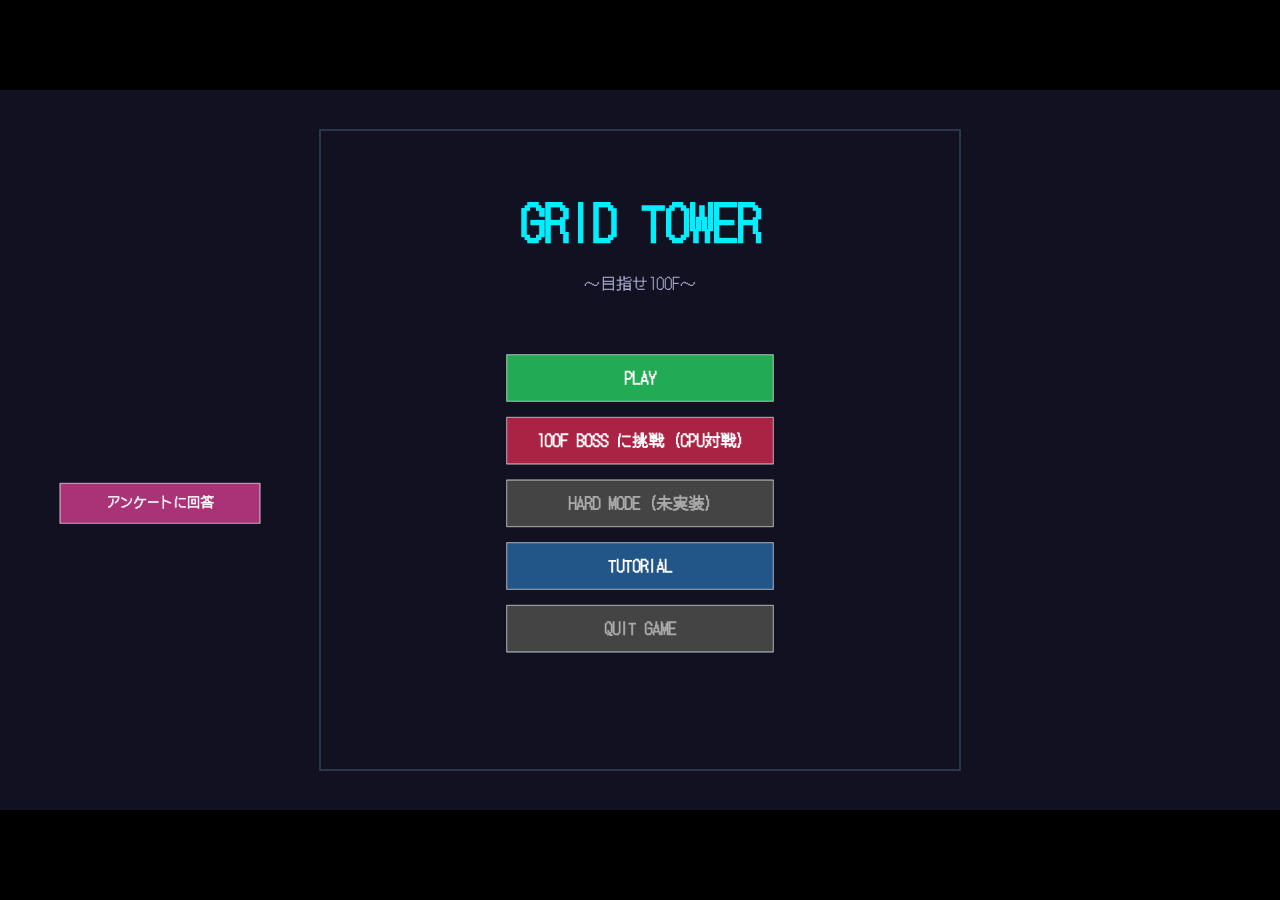
<file: templates/index.html>
<!DOCTYPE html>
<html lang="ja">
<head>
<meta charset="UTF-8">
<meta name="viewport" content="width=device-width, initial-scale=1.0, maximum-scale=1.0, user-scalable=no, viewport-fit=cover">
<title>GRID TOWER ～目指せ100F～</title>
<link rel="preconnect" href="https://fonts.googleapis.com">
<link rel="preconnect" href="https://fonts.gstatic.com" crossorigin>
<link href="https://fonts.googleapis.com/css2?family=DotGothic16&display=swap" rel="stylesheet">
<link rel="stylesheet" href="style.css">
</head>
<body>
<div id="wrapper">
  <canvas id="gameCanvas" width="1920" height="1080"></canvas>
</div>
<div id="touchControls">
  <div id="playerPad">
    <div id="stickBase"></div>
    <div id="stickKnob"></div>
  </div>
  <div id="blockPad">
    <div class="blockCol">
      <div id="padRotL" class="blockQuad"><span class="qLabel">↺回転</span><span class="qSub">Q</span></div>
      <div id="padMoveL" class="blockQuad"><span class="qLabel">◀移動</span><span class="qSub">←</span></div>
    </div>
    <div class="blockCol">
      <div id="hardDropBtn" class="squareBtn">ハード<br>ドロップ</div>
      <div id="comboBtn" class="squareBtn">コンボ<br>ブロック</div>
      <div id="softDropBtn" class="squareBtn">ソフト<br>ドロップ</div>
    </div>
    <div class="blockCol">
      <div id="padRotR" class="blockQuad"><span class="qLabel">回転↻</span><span class="qSub">E</span></div>
      <div id="padMoveR" class="blockQuad"><span class="qLabel">移動▶</span><span class="qSub">→</span></div>
    </div>
  </div>
</div>

<script src="js/tutorial_data.js"></script>
<script src="js/block_data.js"></script>
<script src="js/game_constants.js"></script>
<script src="js/attribute_data.js"></script>
<script src="js/boss_data.js"></script>
<script src="js/lib/cp.js"></script>
<script src="js/boss_manager.js"></script>
<script src="js/boss70.js"></script>
<script src="js/game_logic.js"></script>
<script src="js/draw.js"></script>
<script src="js/boss100f/ai.js"></script>
<script src="js/boss100f/engine.js"></script>
<script src="js/boss100f/battle.js"></script>
<script src="js/boss100f/integration.js"></script>
<script src="js/main.js"></script>
<script src="js/touch_controls.js"></script>
<script>requestAnimationFrame(mainProc);</script>
</body>
</html>
</file>
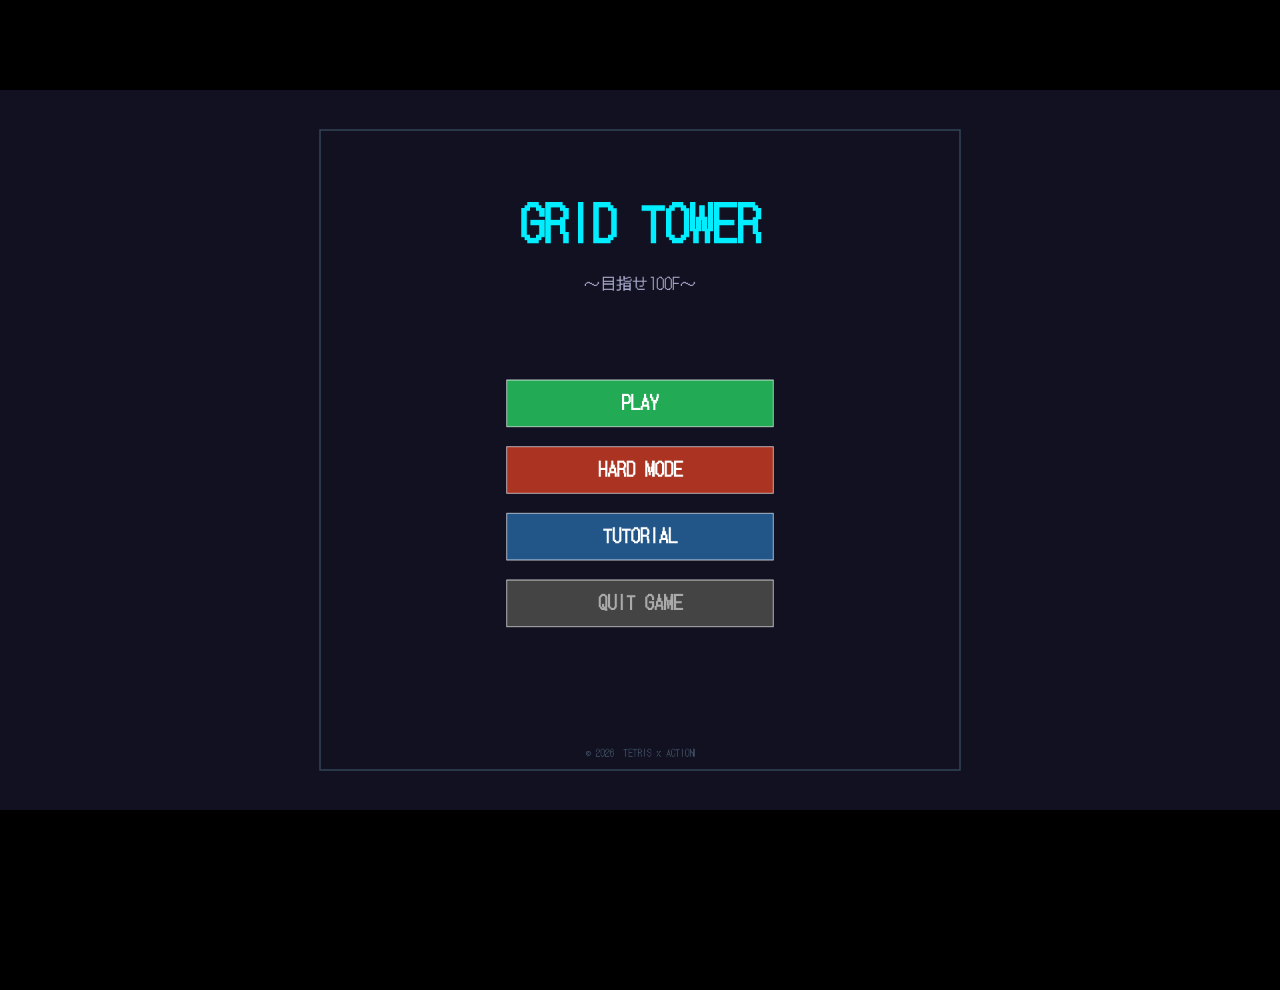
<file: templates/index (2).html>
<!DOCTYPE html>
<html lang="ja">
<head>
<meta charset="UTF-8">
<meta name="viewport" content="width=device-width, initial-scale=1.0">
<title>GRID TOWER ～目指せ100F～</title>
<link rel="preconnect" href="https://fonts.googleapis.com">
<link rel="preconnect" href="https://fonts.gstatic.com" crossorigin>
<link href="https://fonts.googleapis.com/css2?family=DotGothic16&display=swap" rel="stylesheet">
<style>
  * { margin: 0; padding: 0; box-sizing: border-box; }
  html, body {
    width: 100%; height: 100%;
    background: #000;
    display: flex; align-items: center; justify-content: center;
    overflow: hidden;
    user-select: none;
  }
  #wrapper {
    position: relative;
    width: 1920px; height: 1080px;
  }
  canvas {
    display: block;
    background: #111122;
    cursor: default;
    /* フォントの事前読み込み用 */
    font-family: 'DotGothic16', sans-serif;
  }
</style>
</head>
<body>
<div id="wrapper">
  <canvas id="gameCanvas" width="1920" height="1080"></canvas>
</div>

<script>
// ============================================================
// チュートリアルステップ定義 (tutorial_data.py 相当)
// ============================================================
const TUTORIAL_STEPS = [
  { step: 1, text: "画面の見方を確認しましょう。\n中央がゲームエリア、左パネルにスコアとHP、\n右パネルに現在の階層（FLOOR）が表示されます。", condition_type: "wait_input", allowed_keys: ["f", "ｆ"], highlight: "ui" },
  { step: 2, text: "プレイヤーの移動\n「A」キーで左、「D」キーで右に動かせます。\n実際に左右へ移動してみましょう。", condition_type: "player_move", allowed_keys: ["a", "d"], highlight: "player" },
  { step: 3, text: "ジャンプ\n「W」キーでジャンプします。\nブロックの上に乗ったり、落下を避けるのに使います。", condition_type: "player_jump", allowed_keys: ["a", "d", "w"], highlight: "player" },
  { step: 4, text: "ブロックの左右移動\n「←」「→」キー、またはマウスの左右クリックで\n落下中のブロックを左右に動かせます。", condition_type: "block_move", allowed_keys: ["a", "d", "w", "left", "right"], highlight: "block" },
  { step: 5, text: "ブロックの回転\n「Space」キーを押すとブロックが回転します。\n実際に回転させてみましょう。", condition_type: "block_rotate", allowed_keys: ["a", "d", "w", "left", "right", "space"], highlight: "block" },
  { step: 6, text: "落下速度アップ\n「↓」キーまたはマウスの中クリックを押している間、ブロックが速く落ちます。\n押し続けて速度アップを体験してみましょう。", condition_type: "block_speed", allowed_keys: ["a", "d", "w", "left", "right", "space", "down"], highlight: "block" },
  { step: 7, text: "ハードドロップ\n「↓」キーまたはマウスの中クリックを素早く2回押すと、ブロックが即座に落下・固定されます。\nダブルタップで試してみましょう。", condition_type: "hard_drop", allowed_keys: ["a", "d", "w", "left", "right", "space", "down"], highlight: "block" },
  { step: 8, text: "ラインを消す\n横一列をブロックで埋めるとラインが消え、スコアと階層が上がります。\n最下段の空いている2マスを埋めて、1ライン消去してみましょう。", condition_type: "line_clear", allowed_keys: ["all"], highlight: "none" },
  { step: 9, text: "ビームの回避\n一定周期でプレイヤーを狙うビームが降ってきます。\n画面上部に「WARNING」が出たら、赤い範囲から逃げてください。\nビームを受けずに回避するとクリアです。", condition_type: "beam_evade", allowed_keys: ["all"], highlight: "warning" },
  { step: 10, text: "チュートリアル完了！\n基本操作はすべて習得しました。\nブロックを積み上げて、できるだけ高い階層を目指しましょう！", condition_type: "wait_input", allowed_keys: ["f", "ｆ"], highlight: "none" }
];

// ============================================================
// ブロックデータ (block_data.py 相当)
// ============================================================
const BLOCKS = [
  { shape_id:1, name:"square",  shape:[[0,0],[1,0],[0,1],[1,1]], color:"#ffee00", outline:"#bbaa00" },
  { shape_id:2, name:"I4",      shape:[[0,0],[0,1],[0,2],[0,3]], color:"#00eeff", outline:"#0099bb" },
  { shape_id:3, name:"I3",      shape:[[0,0],[0,1],[0,2]], color:"#55bbff", outline:"#2277bb" },
  { shape_id:4, name:"I2",      shape:[[0,0],[0,1]], color:"#aaddff", outline:"#6699bb" },
  { shape_id:5, name:"skew2",   shape:[[0,0],[1,1]], color:"#77ffaa", outline:"#22bb66" },
  { shape_id:6, name:"T",       shape:[[0,0],[1,0],[2,0],[1,1]], color:"#cc44ff", outline:"#881199" },
  { shape_id:7, name:"L",       shape:[[0,0],[0,1],[0,2],[1,2]], color:"#ff8800", outline:"#bb5500" },
  { shape_id:8, name:"J",       shape:[[1,0],[1,1],[0,2],[1,2]], color:"#4488ff", outline:"#2255bb" },
  { shape_id:9, name:"S",       shape:[[1,0],[2,0],[0,1],[1,1]], color:"#44ff66", outline:"#229944" },
  { shape_id:10,name:"Z",       shape:[[0,0],[1,0],[1,1],[2,1]], color:"#ff3333", outline:"#bb1111" },
  { shape_id:11,name:"stairs",  shape:[[1,0],[0,1],[1,1]], color:"#ff00ff", outline:"#aa00aa" },
  { shape_id:12,name:"concave", shape:[[0,0],[2,0],[0,1],[1,1],[2,1]], color:"#ff9955", outline:"#cc6622" },
  { shape_id:13,name:"T_inv",   shape:[[0,0],[1,0],[2,0],[1,1],[1,2]], color:"#ff6699", outline:"#bb2255" },
  { shape_id:14,name:"cross",   shape:[[1,0],[0,1],[1,1],[2,1],[1,2]], color:"#ffcc00", outline:"#bb8800" },
  { shape_id:15,name:"battan",  shape:[[0,0],[2,0],[1,1],[0,2],[2,2]], color:"#00ffcc", outline:"#00aa88" },
  { shape_id:16,name:"H",       shape:[[0,0],[2,0],[0,1],[2,1]], color:"#ff44aa", outline:"#bb1177" },
  { shape_id:17,name:"O_frame", shape:[[0,0],[1,0],[2,0],[0,1],[2,1],[0,2],[1,2],[2,2]], color:"#ffdd44", outline:"#bb9900" },
  { shape_id:18,name:"one",     shape:[[0,0]], color:"#ffffff", outline:"#aaaaaa" }
];
const RARE_BLOCK_IDS = [12, 13, 14, 15, 16, 17, 18];
const BLOCK_COLOR_MAP = {
  1: {fill:"#887700", outline:"#554400"},
  2: {fill:"#007788", outline:"#004455"},
  3: {fill:"#225588", outline:"#113355"},
  4: {fill:"#556677", outline:"#334455"},
  5: {fill:"#227744", outline:"#114422"},
  6: {fill:"#662288", outline:"#440055"},
  7: {fill:"#884400", outline:"#552200"},
  8: {fill:"#224488", outline:"#112255"},
  9: {fill:"#226633", outline:"#115533"},
  10:{fill:"#881111", outline:"#550000"},
  11:{fill:"#880088", outline:"#550055"},
  12:{fill:"#884422", outline:"#552211"},
  13:{fill:"#883344", outline:"#551122"},
  14:{fill:"#886600", outline:"#554400"},
  15:{fill:"#007755", outline:"#004433"},
  16:{fill:"#882255", outline:"#551133"},
  17:{fill:"#886611", outline:"#554400"},
  18:{fill:"#777777", outline:"#444444"}
};

// ============================================================
// 定数
// ============================================================
const SCREEN_WIDTH  = 1920;
const SCREEN_HEIGHT = 1080;
const GAME_LEFT   = 640;
const GAME_RIGHT  = 1280;
const GAME_TOP    = 40;
const GAME_BOTTOM = 1040;
const GRID_SIZE   = 40;
const MAP_WIDTH   = 16;
const MAP_HEIGHT  = 25;

const GRAVITY    = 0.8;
const JUMP_SPEED = -14.0;
const MOVE_SPEED = 4;
const PUSH_DELAY = 15;
const P_HALF_W   = 15;
const P_HALF_H   = 30;

const BLOCK_FALL_INTERVAL      = 20;
const BLOCK_FALL_INTERVAL_FAST = 2;
const SCORE_PER_LINE           = 100;
const LINES_PER_FLOOR          = 1;

const MAX_HP            = 5;
const INVINCIBLE_FRAMES = 180;

const BEAM_CYCLE       = 1800;
const BEAM_WARNING     = 120;
const BEAM_WIDTH       = 3;
const BEAM_SHOW_FRAMES = 90;

const BLOCK_MOVE_INITIAL_DELAY = 12;
const BLOCK_MOVE_REPEAT_DELAY  = 4;
const COMBO_BUFFER_FRAMES      = 180;
const LINE_CLEAR_INTERVAL      = 6;

// ============================================================
// ボスデータ (boss_data.py 相当)
// ============================================================
const BOSS_CONFIG = {
  10: { name: "10F BOSS", hp_lines: 8, image_path: "assets/boss10.png" }
};

class BossManager {
  constructor() {
    this.savedBlockMap = null;
    this.isBossActive = false;
    this.bossFloor = 10;
    this.bossHp = 0;
    this.cursedBeamActive = false; // 討伐後の呪いビームフラグ
    this.curseTimer = 0;
  }

  // 10F到達時のゲーム状態(二次元配列)をディープコピーで安全に退避
  saveCurrentMap(blockMap) {
    this.savedBlockMap = blockMap.map(row => [...row]);
  }

  // 通常ステージへの復帰時、保存していたblockMapを完全に復元
  restorePreviousMap(state) {
    if (this.savedBlockMap !== null) {
      state.blockMap = this.savedBlockMap.map(row => [...row]);
    }
  }

  // 最下部にランダムに1マスの穴が空いた列を8列生成してセット
  generateBossStage(state) {
    state.blockMap = Array.from({length: MAP_HEIGHT}, () => new Array(MAP_WIDTH).fill(0));
    const startY = MAP_HEIGHT - 8;
    for (let y = startY; y < MAP_HEIGHT; y++) {
      const holeX = Math.floor(Math.random() * MAP_WIDTH);
      const mapValue = 9 * 1000 + state.nextSerial;
      for (let x = 0; x < MAP_WIDTH; x++) {
        if (x !== holeX) state.blockMap[y][x] = mapValue;
      }
      state.nextSerial += 1;
    }
    this.bossHp = BOSS_CONFIG[this.bossFloor].hp_lines;
    this.isBossActive = true;
  }
}
const bossSys = new BossManager();

// ============================================================
// ユーティリティ
// ============================================================
const _ghostColorCache = {};
function darkenColor(hex, factor = 0.25) {
  if (!hex.startsWith("#")) return "#333333";
  if (_ghostColorCache[hex + factor]) return _ghostColorCache[hex + factor];
  let r = parseInt(hex.slice(1,3),16);
  let g = parseInt(hex.slice(3,5),16);
  let b = parseInt(hex.slice(5,7),16);
  r = Math.floor(r * factor); g = Math.floor(g * factor); b = Math.floor(b * factor);
  const result = `#${r.toString(16).padStart(2,'0')}${g.toString(16).padStart(2,'0')}${b.toString(16).padStart(2,'0')}`;
  _ghostColorCache[hex + factor] = result;
  return result;
}

function getOrdinal(n) {
  const v = n % 100;
  if (v >= 11 && v <= 13) return "th";
  switch (n % 10) {
    case 1: return "st";
    case 2: return "nd";
    case 3: return "rd";
    default: return "th";
  }
}

// 10階に達した際、ボス戦前（呪いビーム未発動）であれば進行を10階で頭打ちにする
function capFloorAtBoss(state) {
  if (state.floor >= 10 && !bossSys.cursedBeamActive) state.floor = 10;
}

// 盤面が丸ごと入れ替わる（ボス部屋突入／ボス撃破後の復帰）直前に呼ぶ。
// lineClearQueue に残っている行番号は新しい盤面には対応しないため、
// 詰め処理は行わず、未加算分のスコアだけ確定させてキューを空にする。
function flushLineClearQueue(state, awardScore = true) {
  if (awardScore) state.score += SCORE_PER_LINE * state.lineClearQueue.length;
  state.lineClearQueue = [];
  state.lineClearTimer = 0;
}

function getBeamCycle(floor) {
  if (bossSys.cursedBeamActive) return 1800;
  if (floor < 10) return Infinity;
  if (floor >= 90) return 200;
  return 600 - (floor - 10) * 5;
}

// ============================================================
// シーン管理
// ============================================================
let scene = "title";
let prevScene = "game";
let _btnRects = {};

// ============================================================
// クラス定義
// ============================================================
class TutorialState {
  constructor() { this.reset(); }
  currentStepData() {
    return this.stepIdx < TUTORIAL_STEPS.length ? TUTORIAL_STEPS[this.stepIdx] : null;
  }
  // STEP1〜3の間は落下ブロックの更新・表示を止める
  isBlockFrozen() {
    const stepData = this.currentStepData();
    if (!stepData) return false;
    return stepData.step <= 3;
  }
  // どのステップも、入ってきた直後は「FキーでOK」されるまでゲーム全体を一時停止する
  isWaitingForAck() {
    const stepData = this.currentStepData();
    if (!stepData) return false;
    return !this.started;
  }
  reset() {
    this.stepIdx = 0; this.isCleared = false; this.flags = {};
    this.initialVal = 0; this.stepTimer = 0; this._needsSetup = true; this.blockIndex = 0;
    this.started = false;
  }
  advance() {
    this.stepIdx += 1; this.isCleared = false; this.flags = {};
    this.initialVal = 0; this.stepTimer = 0; this._needsSetup = true;
    this.started = false;
  }
  setCleared() { this.isCleared = true; }
}

function tutSetupStep(tutState, state, player, fb, beam = null) {
  tutState._needsSetup = false;
  const stepData = tutState.currentStepData();
  if (!stepData) return;
  const stepNum = stepData.step;
  if (stepNum === 2) tutState.initialVal = player.x;
  else if (stepNum === 4) tutState.initialVal = fb.x;
  else if (stepNum === 8) {
    tutState.initialVal = state.score;
    const lastRow = MAP_HEIGHT - 1;
    for (let y = 0; y < MAP_HEIGHT; y++) for (let x = 0; x < MAP_WIDTH; x++) state.blockMap[y][x] = 0;
    for (let x = 0; x < MAP_WIDTH; x++) state.blockMap[lastRow][x] = 1001;
    state.blockMap[lastRow][Math.floor(MAP_WIDTH / 2)] = 0;
    state.blockMap[lastRow][Math.floor(MAP_WIDTH / 2) - 1] = 0;
  } else if (stepNum === 9) {
    tutState.initialVal = player.hp;
    if (beam !== null) { beam.phase = "wait"; beam.timer = BEAM_CYCLE - BEAM_WARNING - 60; }
  }
}

function tutCheckStepCondition(tutState, state, player, fb, beam) {
  tutState.stepTimer += 1;
  if (tutState.isCleared) return;
  const stepData = tutState.currentStepData();
  if (!stepData) return;
  const ctype = stepData.condition_type;
  if (ctype === "wait_input") {
    // 【仕様変更】自動クリアは廃止。プレイヤーが「F」キーを押した時点で
    // keydown ハンドラ側から setCleared() が呼ばれてクリア扱いになる。
  } else if (ctype === "player_move") {
    if (Math.abs(player.x - tutState.initialVal) > 80) tutState.setCleared();
  } else if (ctype === "player_jump") {
    if (tutState.flags.jumped) tutState.setCleared();
  } else if (ctype === "block_move") {
    if (Math.abs(fb.x - tutState.initialVal) > 0) tutState.setCleared();
  } else if (ctype === "block_rotate") {
    if (tutState.flags.rotated) tutState.setCleared();
  } else if (ctype === "block_speed") {
    if (tutState.flags.down_pressed) tutState.setCleared();
  } else if (ctype === "hard_drop") {
    if (tutState.flags.hard_dropped) tutState.setCleared();
  } else if (ctype === "line_clear") {
    if (state.score > tutState.initialVal) tutState.setCleared();
  } else if (ctype === "beam_evade") {
    if (tutState.flags.beam_fired && player.hp >= tutState.initialVal) tutState.setCleared();
    else if (player.hp < tutState.initialVal) { tutState.flags.beam_fired = false; tutState.initialVal = player.hp; }
  }
}

class GameState {
  constructor() {
    this.blockMap = Array.from({length: MAP_HEIGHT}, () => new Array(MAP_WIDTH).fill(0));
    this.nextSerial = 1;
    this.blockCount = 0;
    this.rareCountdown = Math.floor(Math.random() * 5) + 28;
    this.keyStates = { w:false, a:false, s:false, d:false, space:false, down:false };
    this.lastHkey = "";
    this.score = 0;
    this.floor = 1;
    this.floorLines = 0;
    this.downPressCount = 0;
    this.downDoubleTapTimer = 0;
    
    // Combo & Push System
    this.comboTotalLines = 0;
    this.comboCount = 0;
    this.comboBlocks = 0;
    this.comboTimer = 0;
    this.comboEverActivated = false;
    this.gravityTimer = 0;
    this.pushedBlockIds = new Set();
    this.pushGravityTimer = 0;
    this.lineClearQueue = [];
    this.lineClearTimer = 0;
    this.nextBlockData = null;
    
    // 背景アニメーション用
    this.notifiedFloor = 1;
    this.bgAnim = { active: false, y: 0, text: "", color: "" };
  }
  
  getBlockCache() {
    let cache = {};
    for (let y = 0; y < MAP_HEIGHT; y++) {
      for (let x = 0; x < MAP_WIDTH; x++) {
        let bid = this.blockMap[y][x];
        if (bid >= 1) {
          if (!cache[bid]) cache[bid] = [];
          cache[bid].push([x, y]);
        }
      }
    }
    return cache;
  }
}

class Player {
  constructor() {
    this.x = Math.floor((GAME_LEFT + GAME_RIGHT) / 2);
    this.y = GAME_BOTTOM - 20;
    this.vx = 0;
    this.vy = 0;
    this.isGrounded = false;
    this.pushTimerL = 0;
    this.pushTimerR = 0;
    this.hp = MAX_HP;
    this.invincible = 0;
    this.blinkVisible = true;
  }
}

class BeamState {
  constructor() {
    this.timer = 0; this.col = 0; this.showTimer = 0; this.phase = "wait"; this.blinkOn = true;
  }
}

class BlockMoveState {
  constructor() {
    this.leftHeld = false; this.rightHeld = false; this.holdFrames = 0; this.repeatAcc = 0;
  }
}

class FallingBlock {
  constructor() {
    this.x = 0; this.y = 0; this.timer = 0;
    this.shapeId = 1; this.shape = [];
    this.color = "#ffdd00"; this.outline = "#cc9900";
    this.spawnBlock(new GameState(), null, true, false);
  }

  _pickBlockData(state, isTutorial, tutState) {
    if (isTutorial && tutState !== null) {
      let normal = BLOCKS.filter(b => !RARE_BLOCK_IDS.includes(b.shape_id));
      if (normal.length === 0) normal = BLOCKS;
      return normal[tutState.blockIndex % normal.length];
    } else {
      if (RARE_BLOCK_IDS.length > 0 && state.rareCountdown <= 0) {
        const rareId = RARE_BLOCK_IDS[Math.floor(Math.random() * RARE_BLOCK_IDS.length)];
        return BLOCKS.find(b => b.shape_id === rareId);
      } else {
        const normal = BLOCKS.filter(b => !RARE_BLOCK_IDS.includes(b.shape_id));
        return normal.length > 0 ? normal[Math.floor(Math.random() * normal.length)] : BLOCKS[0];
      }
    }
  }

  spawnBlock(state, tutState = null, isInit = false, isTutorial = false) {
    if (!isInit) {
      state.blockCount += 1;
      state.rareCountdown -= 1;
    }
    if (!state.nextBlockData) {
      state.nextBlockData = this._pickBlockData(state, isTutorial, tutState);
    }
    
    let data;
    if (isTutorial && tutState !== null) {
      let normal = BLOCKS.filter(b => !RARE_BLOCK_IDS.includes(b.shape_id));
      if (normal.length === 0) normal = BLOCKS;
      data = normal[tutState.blockIndex % normal.length];
      tutState.blockIndex += 1;
    } else {
      data = state.nextBlockData;
      if (RARE_BLOCK_IDS.length > 0 && state.rareCountdown <= 0) {
        state.rareCountdown = Math.floor(Math.random() * 5) + 28;
      }
    }
    
    state.nextBlockData = this._pickBlockData(state, isTutorial, tutState);

    this.shapeId = data.shape_id;
    this.shape = data.shape.map(([dx,dy]) => [dx,dy]);
    this.color = data.color;
    this.outline = data.outline;
    const maxDx = Math.max(...this.shape.map(([dx]) => dx));
    
    if (isTutorial) this.x = Math.floor((MAP_WIDTH - maxDx) / 2);
    else this.x = Math.floor(Math.random() * (MAP_WIDTH - maxDx - 2)) + 1;
    
    this.y = 0; this.timer = 0;
  }

  getCells() { return this.shape.map(([dx,dy]) => [this.x + dx, this.y + dy]); }

  getGhostCells(state) {
    let ghostY = this.y;
    while (!checkCollision(state, this, this.x, ghostY + 1)) ghostY++;
    if (ghostY === this.y) return [];
    return this.shape.map(([dx,dy]) => [this.x + dx, ghostY + dy]);
  }

  rotateLeft(state) {
    let ns = this.shape.map(([dx,dy]) => [dy, -dx]);
    const minX = Math.min(...ns.map(([dx]) => dx)), minY = Math.min(...ns.map(([,dy]) => dy));
    ns = ns.map(([dx,dy]) => [dx - minX, dy - minY]);
    if (!this._collides(state, ns)) this.shape = ns;
  }

  _collides(state, shape) {
    for (const [dx,dy] of shape) {
      const tx = this.x + dx, ty = this.y + dy;
      if (tx < 0 || tx >= MAP_WIDTH) return true;
      if (ty >= MAP_HEIGHT) return true;
      if (ty >= 0 && ty < MAP_HEIGHT && state.blockMap[ty][tx] >= 1) return true;
    }
    return false;
  }
}

// ============================================================
// ゲームロジック
// ============================================================
function checkCollision(state, fb, nx, ny) {
  for (const [dx,dy] of fb.shape) {
    const tx = nx + dx, ty = ny + dy;
    if (tx < 0 || tx >= MAP_WIDTH || ty >= MAP_HEIGHT) return true;
    if (ty >= 0 && ty < MAP_HEIGHT && state.blockMap[ty][tx] >= 1) return true;
  }
  return false;
}

function lockBlock(state, fb) {
  const mapValue = fb.shapeId * 1000 + state.nextSerial;
  for (const [gx,gy] of fb.getCells()) {
    if (gx >= 0 && gx < MAP_WIDTH && gy >= 0 && gy < MAP_HEIGHT) state.blockMap[gy][gx] = mapValue;
  }
  state.nextSerial += 1;
}

function checkLineClear(state, countCombo = true) {
  let existingRows = new Set(state.lineClearQueue);
  let newFullRows = [];
  for (let y = MAP_HEIGHT - 1; y >= 0; y--) {
    if (!state.blockMap[y].includes(0) && !existingRows.has(y)) {
      newFullRows.push(y);
    }
  }
  if (newFullRows.length === 0) return;

  if (countCombo) {
    let lines = newFullRows.length;
    if (state.comboTimer <= 0) state.comboTotalLines = 0;
    state.comboTotalLines += lines;
    let prevCount = state.comboCount;
    state.comboCount = state.comboTotalLines - 1;
    state.comboTimer = COMBO_BUFFER_FRAMES;

    if (state.comboCount >= 1) {
      state.comboEverActivated = true;
      state.comboBlocks += state.comboCount;
    }
    let prevBonus = Math.floor(Math.max(prevCount - 1, 0) / 4);
    let newBonus = Math.floor(Math.max(state.comboCount - 1, 0) / 4);
    if (!bossSys.isBossActive) {
      if (newBonus > prevBonus) state.floor += (newBonus - prevBonus);
      capFloorAtBoss(state);
    }
  }
  for (let row of newFullRows) state.lineClearQueue.push(row);
}

function enqueueNewFullRows(state) {
  let existingRows = new Set(state.lineClearQueue);
  for (let y = MAP_HEIGHT - 1; y >= 0; y--) {
    if (!state.blockMap[y].includes(0) && !existingRows.has(y)) {
      state.lineClearQueue.push(y);
    }
  }
}

function processLineClearQueue(state) {
  if (state.lineClearQueue.length === 0) return;
  state.lineClearTimer += 1;
  if (state.lineClearTimer < LINE_CLEAR_INTERVAL) return;
  state.lineClearTimer = 0;

  let row = state.lineClearQueue.shift();
  if (state.blockMap[row].includes(0)) {
    enqueueNewFullRows(state);
    return;
  }

  for (let ty = row; ty > 0; ty--) state.blockMap[ty] = [...state.blockMap[ty - 1]];
  state.blockMap[0] = new Array(MAP_WIDTH).fill(0);
  state.score += SCORE_PER_LINE;

  if (bossSys.isBossActive) {
    bossSys.bossHp -= 1;
    if (bossSys.bossHp <= 0) {
      bossSys.isBossActive = false;
      scene = "game";
      player.hp = MAX_HP;

      teleportPlayer(player);
      player.invincible = INVINCIBLE_FRAMES;
      beam.phase = "wait";
      beam.timer = 0;

      bossSys.restorePreviousMap(state);
      bossSys.cursedBeamActive = true;
      state.floor = 11;
      state.floorLines = 0;
      state.notifiedFloor = 11;

      // ボス部屋側で残っていたキューは復元後の盤面に対応しないため破棄する
      // （得点は各行の消去時に加算済みのため、ここではスコア加算しない）
      flushLineClearQueue(state, false);
      return;
    }
  } else {
    state.floorLines += 1;
    if (state.floorLines >= LINES_PER_FLOOR) {
      state.floor += 1; state.floorLines = 0;
      capFloorAtBoss(state);
    }
  }

  state.lineClearQueue = state.lineClearQueue.map(r => r < row ? r - 1 : r);
  enqueueNewFullRows(state);
}

// cells が空になった（あるいはこれから空く）ことで、真上のセルにある
// 別のブロックの支えが外れる場合、そのブロックIDの集合を返す。
// 列ごとに最も上（cy最小）のセルだけを見れば、その真上の状態がわかる。
function findUnsupportedBlocksAbove(state, cells, excludeId = null) {
  const topCells = {};
  for (const [cx, cy] of cells) {
    if (!(cx in topCells) || cy < topCells[cx]) topCells[cx] = cy;
  }
  const foundIds = new Set();
  for (const cx in topCells) {
    const cy = topCells[cx];
    const ay = cy - 1;
    if (ay < 0) continue;
    const aboveId = state.blockMap[ay][cx];
    if (aboveId >= 1 && aboveId !== excludeId) foundIds.add(aboveId);
  }
  return foundIds;
}

function applyGravityPushOnly(state, fb) {
  if (state.pushedBlockIds.size === 0) return;
  state.pushGravityTimer += 1;
  const interval = state.keyStates.down ? BLOCK_FALL_INTERVAL_FAST : BLOCK_FALL_INTERVAL;
  if (state.pushGravityTimer < interval) return;
  state.pushGravityTimer = 0;

  const fbCells = new Set(fb.getCells().map(c => `${c[0]},${c[1]}`));
  const blockCache = state.getBlockCache();
  
  let existingIds = new Set();
  state.pushedBlockIds.forEach(id => { if(blockCache[id]) existingIds.add(id); });
  state.pushedBlockIds = existingIds;
  if (state.pushedBlockIds.size === 0) return;

  let settledIds = new Set();
  let sortedIds = Array.from(state.pushedBlockIds).sort((a,b)=>a-b);
  
  for (let blockId of sortedIds) {
    let cells = blockCache[blockId];
    let canDrop = true;
    for (let [cx, cy] of cells) {
      let ny = cy + 1;
      if (ny >= MAP_HEIGHT) { canDrop = false; break; }
      if ((state.blockMap[ny][cx] >= 1 && state.blockMap[ny][cx] !== blockId) || fbCells.has(`${cx},${ny}`)) {
        canDrop = false; break;
      }
    }
    if (canDrop && cells.length > 0) {
      cells.sort((a,b) => b[1] - a[1]).forEach(([cx, cy]) => {
        state.blockMap[cy + 1][cx] = blockId;
        state.blockMap[cy][cx] = 0;
      });
    } else {
      settledIds.add(blockId);
    }
  }

  // 実際に1マス落下できたブロックIDを算出
  const movedIds = new Set(Array.from(state.pushedBlockIds).filter(id => !settledIds.has(id)));

  // 落下によって空いたセルの真上に別のブロックが乗っていた場合、
  // そのブロックも連鎖的に pushedBlockIds に追加して追従落下させる
  // （バグ修正②：設置後のブロックを移動後、上に居たブロックが落ちないバグ）
  const chainIds = new Set();
  movedIds.forEach(blockId => {
    const cells = blockCache[blockId] || [];
    findUnsupportedBlocksAbove(state, cells, blockId).forEach(id => chainIds.add(id));
  });
  chainIds.forEach(id => state.pushedBlockIds.add(id));

  settledIds.forEach(id => state.pushedBlockIds.delete(id));

  if (movedIds.size > 0) {
    // バグ修正①：押されたブロックが実際に落下した場合、落下中ブロックの
    // 落下タイマーを満了状態にして、次フレームで updateFallingBlock による
    // 正しい衝突判定・追従落下が即座に行われるようにする
    // （落下後ブロックと落下中ブロックが空中で固定されるバグの修正）
    fb.timer = interval;
  }

  if (settledIds.size > 0) checkLineClear(state, true);
}

function useComboBlock(state, fb) {
  if (state.comboBlocks <= 0) return;
  for (let targetGaps = 1; targetGaps < MAP_WIDTH; targetGaps++) {
    for (let y = MAP_HEIGHT - 1; y >= 0; y--) {
      let emptyCols = [];
      for(let x=0; x<MAP_WIDTH; x++) if(state.blockMap[y][x] === 0) emptyCols.push(x);
      if (emptyCols.length === targetGaps) {
        let placeX = emptyCols[Math.floor(emptyCols.length / 2)];
        let mapValue = 1 * 1000 + state.nextSerial;
        state.blockMap[y][placeX] = mapValue;
        state.nextSerial += 1;
        state.comboBlocks -= 1;
        checkLineClear(state, false);
        return;
      }
    }
  }
}

function teleportPlayer(player) {
  player.x = Math.floor((GAME_LEFT + GAME_RIGHT) / 2);
  player.y = GAME_TOP + 100; player.vy = 0; player.isGrounded = false;
}

function checkCrush(state, fb, player) {
  if (player.invincible > 0 || !player.isGrounded) return;
  const headGy = Math.floor((player.y - P_HALF_H - GAME_TOP) / GRID_SIZE);
  const lx = Math.floor((player.x - (P_HALF_W - 2) - GAME_LEFT) / GRID_SIZE);
  const rx = Math.floor((player.x + (P_HALF_W - 2) - GAME_LEFT) / GRID_SIZE);
  const fbCells = new Set(fb.getCells().map(([x,y]) => `${x},${y}`));
  for (const cx of [lx, rx]) {
    if (cx < 0 || cx >= MAP_WIDTH) continue;
    if (fbCells.has(`${cx},${headGy}`) || (headGy >= 0 && headGy < MAP_HEIGHT && state.blockMap[headGy][cx] >= 1)) {
      player.hp = Math.max(0, player.hp - 1);
      player.invincible = INVINCIBLE_FRAMES;
      if (player.hp <= 0) scene = "gameover"; else teleportPlayer(player);
      break;
    }
  }
}

function checkCrushHarddrop(state, player) {
  if (player.invincible > 0) return;
  const checkXs = [
    Math.floor((player.x - (P_HALF_W - 2) - GAME_LEFT) / GRID_SIZE),
    Math.floor((player.x + (P_HALF_W - 2) - GAME_LEFT) / GRID_SIZE)
  ];
  const checkYs = [
    Math.floor((player.y - (P_HALF_H - 2) - GAME_TOP) / GRID_SIZE),
    Math.floor((player.y + (P_HALF_H - 2) - GAME_TOP) / GRID_SIZE)
  ];
  for (const cy of checkYs) for (const cx of checkXs) {
    if (cx < 0 || cx >= MAP_WIDTH || cy < 0 || cy >= MAP_HEIGHT) continue;
    if (state.blockMap[cy][cx] >= 1) {
      player.hp = Math.max(0, player.hp - 1);
      player.invincible = INVINCIBLE_FRAMES;
      if (player.hp <= 0) scene = "gameover"; else teleportPlayer(player);
      return;
    }
  }
}

function updateBeam(beam, player, forcedCycle = null) {
  const currentCycle = forcedCycle !== null ? forcedCycle : getBeamCycle(state.floor);
  if (currentCycle === Infinity && !bossSys.isBossActive) {
    beam.timer = 0; beam.phase = "wait"; return;
  }

  let cycle = currentCycle;
  if (bossSys.isBossActive && !bossSys.cursedBeamActive) cycle = 600;

  beam.timer += 1;
  if (beam.phase === "wait" && beam.timer >= cycle - BEAM_WARNING) {
    beam.phase = "warning";
    const pGx = Math.floor((player.x - GAME_LEFT) / GRID_SIZE);
    beam.col = Math.max(0, Math.min(MAP_WIDTH - BEAM_WIDTH, pGx - Math.floor(BEAM_WIDTH / 2)));
  }
  if (beam.phase === "warning") beam.blinkOn = (Math.floor(beam.timer / 8) % 2 === 0);
  if (beam.phase === "warning" && beam.timer >= cycle) {
    beam.phase = "firing"; beam.showTimer = BEAM_SHOW_FRAMES; beam.timer = 0;
  }
  if (beam.phase === "firing") {
    beam.showTimer -= 1;
    if (player.invincible === 0) {
      const pGx = Math.floor((player.x - GAME_LEFT) / GRID_SIZE);
      if (beam.col <= pGx && pGx < beam.col + BEAM_WIDTH) {
        player.hp = Math.max(0, player.hp - 1); player.invincible = INVINCIBLE_FRAMES;
        if (player.hp <= 0) scene = "gameover"; else teleportPlayer(player);
      }
    }
    if (beam.showTimer <= 0) beam.phase = "wait";
  }
}

function updateBlockMove(state, fb, bms) {
  if (bms.leftHeld === bms.rightHeld) { bms.holdFrames = 0; bms.repeatAcc = 0; return; }
  const dir = bms.leftHeld ? -1 : 1;
  if (bms.holdFrames === 0 || (bms.holdFrames >= BLOCK_MOVE_INITIAL_DELAY && ++bms.repeatAcc >= BLOCK_MOVE_REPEAT_DELAY)) {
    if (bms.holdFrames > 0) bms.repeatAcc = 0;
    if (!checkCollision(state, fb, fb.x + dir, fb.y)) fb.x += dir;
  }
  bms.holdFrames += 1;
}

function updateFallingBlock(state, fb, isTutorial = false, tutState = null) {
  const interval = state.keyStates.down ? BLOCK_FALL_INTERVAL_FAST : BLOCK_FALL_INTERVAL;
  fb.timer += 1;
  if (fb.timer < interval) return;
  fb.timer = 0;
  if (!checkCollision(state, fb, fb.x, fb.y + 1)) fb.y += 1;
  else {
    lockBlock(state, fb);
    fb.spawnBlock(state, tutState, false, isTutorial);
    checkLineClear(state, true);
  }
}

function isSolidAll(state, fb, gx, gy) {
  if (gx < 0 || gx >= MAP_WIDTH || gy < 0 || gy >= MAP_HEIGHT) return false;
  if (state.blockMap[gy][gx] >= 1) return true;
  for (const [fx,fy] of fb.getCells()) if (fx === gx && fy === gy) return true;
  return false;
}

function updatePlayer(state, fb, player) {
  const ks = state.keyStates;
  player.vx = 0;
  if (ks.a && ks.d) player.vx = (state.lastHkey === "a") ? -MOVE_SPEED : MOVE_SPEED;
  else if (ks.a) player.vx = -MOVE_SPEED;
  else if (ks.d) player.vx = MOVE_SPEED;

  const upperY = Math.floor((player.y - (P_HALF_H - 1) - GAME_TOP) / GRID_SIZE);
  const lowerY = Math.floor((player.y + (P_HALF_H - 1) - GAME_TOP) / GRID_SIZE);
  const nextLx = Math.floor((player.x + player.vx - (P_HALF_W - 1) - GAME_LEFT) / GRID_SIZE);
  const nextRx = Math.floor((player.x + player.vx + (P_HALF_W - 1) - GAME_LEFT) / GRID_SIZE);

  let hittingBlock = false;
  let blockCache = null;

  for (const gridY of [upperY, lowerY]) {
    if (gridY < 0 || gridY >= MAP_HEIGHT) continue;
    
    if (player.vx < 0 && nextLx >= 0 && nextLx < MAP_WIDTH && state.blockMap[gridY][nextLx] >= 1) {
      hittingBlock = true;
      const targetId = state.blockMap[gridY][nextLx];
      if (!blockCache) blockCache = state.getBlockCache();
      const cells = blockCache[targetId] || [];
      const canPush = cells.every(([cx,cy]) => cx - 1 >= 0 && (state.blockMap[cy][cx-1] === 0 || state.blockMap[cy][cx-1] === targetId));
      player.pushTimerR = 0;
      if (canPush) {
        player.pushTimerL += 1;
        if (player.pushTimerL >= PUSH_DELAY) {
          cells.sort((a,b) => a[0]-b[0]).forEach(([cx,cy]) => { state.blockMap[cy][cx-1] = targetId; state.blockMap[cy][cx] = 0; });
          player.pushTimerL = 0; state.pushedBlockIds.add(targetId);
          // 押した結果、真上に乗っていたブロックの支えが外れた場合は連鎖的に落下対象へ追加
          findUnsupportedBlocksAbove(state, cells, targetId).forEach(id => state.pushedBlockIds.add(id));
          state.pushGravityTimer = 0;
        } else player.vx = 0;
      } else player.vx = 0;
      break;
    }
    
    if (player.vx > 0 && nextRx >= 0 && nextRx < MAP_WIDTH && state.blockMap[gridY][nextRx] >= 1) {
      hittingBlock = true;
      const targetId = state.blockMap[gridY][nextRx];
      if (!blockCache) blockCache = state.getBlockCache();
      const cells = blockCache[targetId] || [];
      const canPush = cells.every(([cx,cy]) => cx + 1 < MAP_WIDTH && (state.blockMap[cy][cx+1] === 0 || state.blockMap[cy][cx+1] === targetId));
      player.pushTimerL = 0;
      if (canPush) {
        player.pushTimerR += 1;
        if (player.pushTimerR >= PUSH_DELAY) {
          cells.sort((a,b) => b[0]-a[0]).forEach(([cx,cy]) => { state.blockMap[cy][cx+1] = targetId; state.blockMap[cy][cx] = 0; });
          player.pushTimerR = 0; state.pushedBlockIds.add(targetId);
          // 押した結果、真上に乗っていたブロックの支えが外れた場合は連鎖的に落下対象へ追加
          findUnsupportedBlocksAbove(state, cells, targetId).forEach(id => state.pushedBlockIds.add(id));
          state.pushGravityTimer = 0;
        } else player.vx = 0;
      } else player.vx = 0;
      break;
    }
  }

  player.x += player.vx;
  if (!hittingBlock) { player.pushTimerL = 0; player.pushTimerR = 0; }
  player.x = Math.max(GAME_LEFT + P_HALF_W, Math.min(GAME_RIGHT - P_HALF_W, player.x));

  if (!player.isGrounded) player.vy += GRAVITY;
  else { player.vy = 0; if (ks.w) { player.vy = JUMP_SPEED; player.isGrounded = false; } }

  player.y += player.vy;
  player.isGrounded = false;

  const lfootX = Math.floor((player.x - (P_HALF_W - 2) - GAME_LEFT) / GRID_SIZE);
  const rfootX = Math.floor((player.x + (P_HALF_W - 2) - GAME_LEFT) / GRID_SIZE);
  const headGy = Math.floor((player.y - P_HALF_H - GAME_TOP) / GRID_SIZE);
  const footGy = Math.floor((player.y + P_HALF_H - GAME_TOP) / GRID_SIZE);

  for (const cx of [lfootX, rfootX]) {
    if (cx < 0 || cx >= MAP_WIDTH) continue;
    if (player.vy >= 0 && footGy >= 0 && footGy < MAP_HEIGHT && isSolidAll(state, fb, cx, footGy)) {
      player.y = footGy * GRID_SIZE + GAME_TOP - P_HALF_H; player.isGrounded = true; break;
    }
    if (player.vy < 0 && headGy >= 0 && headGy < MAP_HEIGHT && isSolidAll(state, fb, cx, headGy)) {
      player.y = (headGy + 1) * GRID_SIZE + GAME_TOP + P_HALF_H; player.vy = 0; break;
    }
  }
  if (player.y > GAME_BOTTOM - P_HALF_H) { player.y = GAME_BOTTOM - P_HALF_H; player.isGrounded = true; }

  if (player.invincible > 0) {
    player.invincible -= 1; player.blinkVisible = (Math.floor(player.invincible / 6) % 2 === 0);
  } else player.blinkVisible = true;
}

// ============================================================
// 描画関数
// ============================================================
function drawNextBlock(ctx, state) {
  if (!state.nextBlockData) return;
  const mapLeftX = GAME_RIGHT + 80; const mapRightX = SCREEN_WIDTH - 80;
  const centerX = Math.floor((mapLeftX + mapRightX) / 2);
  const areaTop = GAME_TOP + 20; const areaH = 180;

  ctx.fillStyle = "#aaaaaa"; ctx.font = "bold 18px 'DotGothic16', sans-serif"; ctx.textAlign = "center";
  ctx.fillText("NEXT", centerX, areaTop + 35);

  const ndata = state.nextBlockData;
  const cellSize = 32;
  const minDx = Math.min(...ndata.shape.map(([dx]) => dx));
  const minDy = Math.min(...ndata.shape.map(([,dy]) => dy));
  const maxDx = Math.max(...ndata.shape.map(([dx]) => dx));
  const maxDy = Math.max(...ndata.shape.map(([,dy]) => dy));
  const blockW = (maxDx - minDx + 1) * cellSize;
  const blockH = (maxDy - minDy + 1) * cellSize;

  const originX = centerX - blockW / 2 - minDx * cellSize;
  const originY = areaTop + 50 + (areaH - 50 - blockH) / 2 - minDy * cellSize;

  for (const [dx, dy] of ndata.shape) {
    ctx.fillStyle = ndata.color;
    ctx.fillRect(originX + dx * cellSize, originY + dy * cellSize, cellSize, cellSize);
    ctx.strokeStyle = ndata.outline; ctx.lineWidth = 1;
    ctx.strokeRect(originX + dx * cellSize, originY + dy * cellSize, cellSize, cellSize);
  }

  ctx.strokeStyle = "#555555"; ctx.lineWidth = 1;
  ctx.strokeRect(mapLeftX, areaTop, mapRightX - mapLeftX, areaH);

  if (scene === "boss_10f") {
    const placeholderTop = areaTop + areaH + 40;
    ctx.fillStyle = "#222233";
    ctx.fillRect(mapLeftX, placeholderTop, mapRightX - mapLeftX, 300);
    ctx.strokeStyle = "red"; ctx.lineWidth = 2;
    ctx.strokeRect(mapLeftX, placeholderTop, mapRightX - mapLeftX, 300);
    ctx.fillStyle = "white"; ctx.font = "bold 14px 'DotGothic16', sans-serif"; ctx.textAlign = "center";
    ctx.fillText("[ BOSS STANDING IMAGE ]", centerX, placeholderTop + 145);
    ctx.fillText("(assets/boss10.png)", centerX, placeholderTop + 170);
  }
}

function drawGame(ctx, state, fb, player, beam, hideFallingBlock = false, forceBeamActive = false) {
  
  // 背景アニメーションの描画（グリッド線のさらに奥）
  if (state.bgAnim && state.bgAnim.active) {
    ctx.save();
    ctx.beginPath();
    ctx.rect(GAME_LEFT, GAME_TOP, GAME_RIGHT - GAME_LEFT, GAME_BOTTOM - GAME_TOP);
    ctx.clip(); // ゲームエリア内にのみ描画
    ctx.fillStyle = state.bgAnim.color;
    // ドットフォントを指定し、巨大な文字に設定
    ctx.font = "bold 130px 'DotGothic16', 'MS Gothic', sans-serif";
    ctx.textAlign = "center";
    ctx.textBaseline = "middle";
    ctx.fillText(state.bgAnim.text, (GAME_LEFT + GAME_RIGHT) / 2, state.bgAnim.y);
    ctx.restore();
  }

  // グリッド線の描画
  ctx.strokeStyle = "#333333"; ctx.lineWidth = 1; ctx.setLineDash([8, 10]);
  for (let gx = 0; gx <= MAP_WIDTH; gx++) {
    const x = GAME_LEFT + gx * GRID_SIZE;
    ctx.beginPath(); ctx.moveTo(x, GAME_TOP); ctx.lineTo(x, GAME_BOTTOM); ctx.stroke();
  }
  for (let gy = 0; gy <= MAP_HEIGHT; gy++) {
    const y = GAME_TOP + gy * GRID_SIZE;
    ctx.beginPath(); ctx.moveTo(GAME_LEFT, y); ctx.lineTo(GAME_RIGHT, y); ctx.stroke();
  }
  ctx.setLineDash([]);

  let currentCycle = getBeamCycle(state.floor);
  if (scene === "boss_10f") currentCycle = 1800;

  if (forceBeamActive || currentCycle !== Infinity || bossSys.isBossActive) {
    if (beam.phase === "warning" && beam.blinkOn) {
      ctx.fillStyle = "#550000";
      ctx.fillRect(GAME_LEFT + beam.col * GRID_SIZE, GAME_TOP, BEAM_WIDTH * GRID_SIZE, GAME_BOTTOM - GAME_TOP);
    }
    if (beam.phase === "firing") {
      const bx = GAME_LEFT + beam.col * GRID_SIZE;
      ctx.fillStyle = "#ff2200";
      ctx.fillRect(bx, GAME_TOP, BEAM_WIDTH * GRID_SIZE, GAME_BOTTOM - GAME_TOP);
      ctx.fillStyle = "#ffffff";
      ctx.fillRect(bx + 4, GAME_TOP, BEAM_WIDTH * GRID_SIZE - 8, GAME_BOTTOM - GAME_TOP);
    }
  }

  // ブロック描画
  for (let y = 0; y < MAP_HEIGHT; y++) {
    for (let x = 0; x < MAP_WIDTH; x++) {
      const val = state.blockMap[y][x];
      if (val >= 1) {
        const shapeId = Math.floor(val / 1000);
        // shape_id 9 はボス盤面ブロック専用IDとして流用されるため、常にグレーで描画する
        const col = shapeId === 9 ? { fill:"gray", outline:"#444444" } : (BLOCK_COLOR_MAP[shapeId] || { fill:"#888888", outline:"#444444" });
        ctx.fillStyle = col.fill;
        ctx.fillRect(GAME_LEFT + x * GRID_SIZE, GAME_TOP + y * GRID_SIZE, GRID_SIZE, GRID_SIZE);
        ctx.strokeStyle = col.outline; ctx.lineWidth = 1;
        ctx.strokeRect(GAME_LEFT + x * GRID_SIZE, GAME_TOP + y * GRID_SIZE, GRID_SIZE, GRID_SIZE);
      }
    }
  }

  if (!hideFallingBlock) {
    const ghostCells = fb.getGhostCells(state);
    if (ghostCells.length > 0) {
      const ghostFill = darkenColor(fb.color, 0.28);
      const ghostOutline = darkenColor(fb.outline || fb.color, 0.45);
      const fbCellSet = new Set(fb.getCells().map(([x,y]) => `${x},${y}`));
      for (const [gx,gy] of ghostCells) {
        if (fbCellSet.has(`${gx},${gy}`)) continue;
        ctx.fillStyle = ghostFill;
        ctx.fillRect(GAME_LEFT + gx * GRID_SIZE + 2, GAME_TOP + gy * GRID_SIZE + 2, GRID_SIZE - 4, GRID_SIZE - 4);
        ctx.strokeStyle = ghostOutline; ctx.lineWidth = 2;
        ctx.strokeRect(GAME_LEFT + gx * GRID_SIZE + 2, GAME_TOP + gy * GRID_SIZE + 2, GRID_SIZE - 4, GRID_SIZE - 4);
      }
    }

    for (const [gx,gy] of fb.getCells()) {
      ctx.fillStyle = fb.color;
      ctx.fillRect(GAME_LEFT + gx * GRID_SIZE, GAME_TOP + gy * GRID_SIZE, GRID_SIZE, GRID_SIZE);
      ctx.strokeStyle = fb.outline; ctx.lineWidth = 1;
      ctx.strokeRect(GAME_LEFT + gx * GRID_SIZE, GAME_TOP + gy * GRID_SIZE, GRID_SIZE, GRID_SIZE);
    }
  }

  if (player.blinkVisible) {
    ctx.fillStyle = player.invincible > 0 ? "#ffaaaa" : "lightgreen";
    ctx.fillRect(player.x - P_HALF_W, player.y - P_HALF_H, P_HALF_W * 2, P_HALF_H * 2);
    ctx.strokeStyle = "white"; ctx.lineWidth = 1;
    ctx.strokeRect(player.x - P_HALF_W, player.y - P_HALF_H, P_HALF_W * 2, P_HALF_H * 2);
  }

  if ((beam.phase === "warning" && currentCycle !== Infinity) || (scene === "boss_10f" && beam.phase === "warning")) {
    const remainSec = Math.max(0, (currentCycle - beam.timer) / 60).toFixed(1);
    ctx.fillStyle = "#111111";
    ctx.fillRect((GAME_LEFT + GAME_RIGHT) / 2 - 300, GAME_TOP + 20, 600, 90);
    ctx.strokeStyle = "#ff3333"; ctx.lineWidth = 2;
    ctx.strokeRect((GAME_LEFT + GAME_RIGHT) / 2 - 300, GAME_TOP + 20, 600, 90);
    ctx.fillStyle = "#ff3333"; ctx.font = "bold 16px 'DotGothic16', sans-serif"; ctx.textAlign = "center";
    const msg = scene !== "boss_10f"
      ? `⚠ WARNING: BEAM INBOUND (${remainSec}s) ⚠`
      : `⚠ BOSS BEAM INBOUND (${remainSec}s) ⚠`;
    ctx.fillText(msg, (GAME_LEFT + GAME_RIGHT) / 2, GAME_TOP + 72);
  }

  const cx = Math.floor((40 + GAME_LEFT - 40) / 2);
  ctx.fillStyle = "white"; ctx.font = "bold 28px 'DotGothic16', sans-serif"; ctx.textAlign = "center";
  ctx.fillText("SCORE", cx, GAME_TOP + 80);
  ctx.fillText(state.score, cx, GAME_TOP + 120);

  if (scene === "boss_10f") {
    ctx.fillStyle = "red"; ctx.font = "bold 20px 'DotGothic16', sans-serif";
    ctx.fillText("BOSS HEALTH", cx, GAME_TOP + 240);
    ctx.fillStyle = "white"; ctx.font = "bold 24px 'DotGothic16', sans-serif";
    ctx.fillText(`${bossSys.bossHp} / 8 LINES`, cx, GAME_TOP + 290);
  }

  if (state.comboEverActivated && scene !== "boss_10f") {
    if (state.comboCount >= 1) {
      ctx.fillStyle = "#ff4400"; ctx.font = "bold 40px 'DotGothic16', sans-serif";
      ctx.fillText(`${state.comboCount} COMBO!!`, cx, GAME_TOP + 260);
    }
    ctx.fillStyle = "#ffcc00"; ctx.font = "bold 18px 'DotGothic16', sans-serif";
    ctx.fillText("COMBO BLOCKS", cx, GAME_TOP + 340);
    ctx.fillStyle = "#ffffff"; ctx.font = "bold 64px 'DotGothic16', sans-serif";
    ctx.fillText(`${state.comboBlocks}`, cx, GAME_TOP + 410);
    if (state.comboCount >= 1) {
      ctx.fillStyle = "#aaffaa"; ctx.font = "bold 20px 'DotGothic16', sans-serif";
      ctx.fillText(`REMAIN: ${(state.comboTimer / 60).toFixed(1)}s`, cx, GAME_TOP + 510);
    }
    ctx.fillStyle = "#00eeff"; ctx.font = "bold 15px 'DotGothic16', sans-serif";
    ctx.fillText("[E] コンボブロック使用", cx, GAME_TOP + 570);
  } else if (scene !== "boss_10f") {
    const controls = [
      "CONTROLS","", "＜ プレイヤー操作 ＞", "[A] / [D] : ← / →", "[W] : ジャンプ","",
      "＜ ブロック操作 ＞", "[↓] / [中クリック] : 落下速度UP", "（2回押しで即落下）","",
      "[←] / [→] : ブロック移動", "[左クリ] : 左移動", "[右クリ] : 右移動",
      "（長押しで連続移動）", "[Space] : 回転", "[Esc] : ポーズ"
    ];
    ctx.fillStyle = "#aaaaaa"; ctx.font = "bold 14px 'DotGothic16', sans-serif";
    controls.forEach((line, i) => ctx.fillText(line, cx, GAME_TOP + 220 + i * 22));
  }

  const hpY = GAME_BOTTOM - 120;
  ctx.fillStyle = "cyan"; ctx.font = "bold 16px 'DotGothic16', sans-serif";
  ctx.fillText("PLAYER HEALTH", cx, hpY - 40);
  for (let i = 0; i < MAX_HP; i++) {
    const sx = cx - (MAX_HP - 1) * 25;
    ctx.fillStyle = i < player.hp ? "#ff3333" : "#444444";
    ctx.font = "bold 38px 'DotGothic16', sans-serif";
    ctx.fillText("♥", sx + i * 50, hpY + 10);
  }

  const mapLeftX = GAME_RIGHT + 80, mapRightX = SCREEN_WIDTH - 80, mapCenterX = Math.floor((mapLeftX + mapRightX) / 2);
  const baseY = 960, floorGap = 140, startF = Math.max(1, state.floor - 1), endF = startF + 5;
  for (let f = startF; f <= endF; f++) {
    const fy = baseY - (f - startF) * floorGap;
    if (fy < GAME_TOP + 230) continue;
    const lineCol = f === state.floor ? "yellow" : "#444444", textCol = f === state.floor ? "yellow" : "gray";
    ctx.strokeStyle = lineCol; ctx.lineWidth = 2; ctx.setLineDash([]);
    ctx.beginPath(); ctx.moveTo(mapLeftX + 80, fy); ctx.lineTo(mapRightX - 100, fy); ctx.stroke();
    ctx.fillStyle = textCol; ctx.font = "bold 24px 'DotGothic16', sans-serif"; ctx.textAlign = "left";
    const fText = f !== 10 ? `${f} F` : "10 F (BOSS)";
    ctx.fillText(fText, mapLeftX + 30, fy + 8);
    if (f === state.floor) {
      const indY = fy - Math.floor((state.floorLines / LINES_PER_FLOOR) * floorGap);
      ctx.fillStyle = "#ff3333"; ctx.font = "bold 16px 'DotGothic16', sans-serif"; ctx.textAlign = "right";
      ctx.fillText("◆ NOW", mapRightX - 40, indY + 5);
      if (scene !== "boss_10f") {
        ctx.fillStyle = "lightgreen"; ctx.font = "italic 12px 'DotGothic16', sans-serif"; ctx.textAlign = "center";
        ctx.fillText(`ASCENT PROGRESS: ${state.floorLines} / ${LINES_PER_FLOOR} LINES`, mapCenterX, fy + 30);
      } else {
        ctx.fillStyle = "orange"; ctx.font = "bold 12px 'DotGothic16', sans-serif"; ctx.textAlign = "center";
        ctx.fillText("CLEAR BOSS TO ASCEND!", mapCenterX, fy + 30);
      }
    }
  }

  drawNextBlock(ctx, state);

  ctx.strokeStyle = "white"; ctx.lineWidth = 2; ctx.setLineDash([]);
  ctx.strokeRect(GAME_LEFT, GAME_TOP, GAME_RIGHT - GAME_LEFT, GAME_BOTTOM - GAME_TOP);
  ctx.strokeStyle = "cyan"; ctx.lineWidth = 1;
  ctx.strokeRect(40, GAME_TOP, GAME_LEFT - 80, GAME_BOTTOM - GAME_TOP);
  ctx.strokeStyle = "yellow"; ctx.lineWidth = 2;
  ctx.strokeRect(GAME_RIGHT + 40, GAME_TOP, SCREEN_WIDTH - GAME_RIGHT - 80, GAME_BOTTOM - GAME_TOP);
}

function wrapText(ctx, text, x, y, maxWidth, lineHeight) {
  const paragraphs = text.split("\n");
  const totalLines = paragraphs.length;
  const startY = y - ((totalLines - 1) * lineHeight) / 2;
  paragraphs.forEach((line, i) => ctx.fillText(line, x, startY + i * lineHeight));
}

function tutDrawOverlay(ctx, tutState, width, height, gameLeft, gameTop, gameRight, gameBottom) {
  const stepData = tutState.currentStepData();
  if (!stepData) return;
  const cx = width / 2;

  const highlight = stepData.highlight;
  if (highlight === "ui") {
    if (Math.floor(tutState.stepTimer / 20) % 2 === 0) {
      ctx.strokeStyle = "yellow"; ctx.lineWidth = 6;
      ctx.strokeRect(40, gameTop, gameLeft - 80, gameBottom - gameTop);
      ctx.strokeRect(gameRight + 40, gameTop, width - gameRight - 80, gameBottom - gameTop);
    }
  } else if (highlight === "warning") {
    ctx.strokeStyle = "yellow"; ctx.lineWidth = 4; ctx.setLineDash([10, 10]);
    ctx.strokeRect(cx - 300, gameTop + 20, 600, 90); ctx.setLineDash([]);
  } else if (highlight === "player") {
    ctx.strokeStyle = "#00ff88"; ctx.lineWidth = 4; ctx.setLineDash([12, 8]);
    ctx.strokeRect(gameLeft, gameTop, gameRight - gameLeft, gameBottom - gameTop); ctx.setLineDash([]);
  } else if (highlight === "block") {
    ctx.strokeStyle = "#ffaa00"; ctx.lineWidth = 4; ctx.setLineDash([12, 8]);
    ctx.strokeRect(gameLeft, gameTop, gameRight - gameLeft, 200); ctx.setLineDash([]);
  }

  const panelW = 820, panelH = 170, panelX0 = cx - panelW / 2, panelY0 = gameTop + 130, panelY1 = panelY0 + panelH;
  ctx.fillStyle = "rgba(0,0,0,0.75)"; ctx.fillRect(panelX0, panelY0, panelW, panelH);
  ctx.strokeStyle = "#00eeff"; ctx.lineWidth = 2; ctx.strokeRect(panelX0, panelY0, panelW, panelH);
  ctx.fillStyle = "#00eeff"; ctx.font = "bold 14px 'DotGothic16', sans-serif"; ctx.textAlign = "left";
  ctx.fillText(`STEP ${stepData.step} / ${TUTORIAL_STEPS.length}`, panelX0 + 16, panelY0 + 24);

  // ── 下部プロンプトの決定 ──────────────────────────────────────
  // ・未OK（started=false） : 「FキーでOK」（Fキーを押すまでゲーム全体が一時停止）
  // ・OK済み＆クリア済み    : 「達成！ Fキーで次へ」（wait_inputは「達成！」を外す）
  // ・OK済み＆未クリア      : プロンプト無し
  let showPrompt = false, promptText = "";
  if (!tutState.started) {
    showPrompt = true; promptText = "▶ FキーでOK";
  } else if (tutState.isCleared) {
    showPrompt = true;
    promptText = stepData.condition_type === "wait_input" ? "▶ Fキーで次へ" : "▶ 達成！ Fキーで次へ";
  }

  const textY = panelY0 + panelH / 2 - (showPrompt ? 18 : 0);
  ctx.fillStyle = "#ffffff"; ctx.font = "bold 18px 'DotGothic16', sans-serif"; ctx.textAlign = "center";
  wrapText(ctx, stepData.text, cx, textY, panelW - 40, 24);

  if (showPrompt) {
    ctx.fillStyle = "#ffff00"; ctx.font = "bold 15px 'DotGothic16', sans-serif"; ctx.textAlign = "center";
    ctx.fillText(promptText, cx, panelY1 - 18);
  }
}

function drawTitle(ctx) {
  const W = SCREEN_WIDTH, H = SCREEN_HEIGHT, cx = W / 2;
  ctx.fillStyle = "#111122"; ctx.fillRect(0, 0, W, H);
  ctx.strokeStyle = "#334455"; ctx.lineWidth = 2; ctx.strokeRect(cx - 480, 60, 960, H - 120);

  ctx.fillStyle = "#00eeff"; ctx.font = "bold 72px 'DotGothic16', sans-serif"; ctx.textAlign = "center";
  ctx.fillText("GRID TOWER", cx, 230);
  ctx.fillStyle = "#aaaacc"; ctx.font = "24px 'DotGothic16', sans-serif"; ctx.fillText("～目指せ100F～", cx, 300);

  const btnW = 400, btnH = 70, gap = 30, startY = (H - (4 * btnH + 3 * gap)) / 2 + 80;
  const buttons = [
    ["PLAY", "#22aa55", "#ffffff", "btn_play"],
    ["HARD MODE", "#aa3322", "#ffffff", "btn_hard"],
    ["TUTORIAL", "#225588", "#ffffff", "btn_tutorial"],
    ["QUIT GAME", "#444444", "#aaaaaa", "btn_quit"]
  ];
  _btnRects = {};
  buttons.forEach(([label, bg, fg, tag], i) => {
    const y0 = startY + i * (btnH + gap);
    ctx.fillStyle = bg; ctx.fillRect(cx - btnW / 2, y0, btnW, btnH);
    ctx.strokeStyle = "#ffffff"; ctx.lineWidth = 1; ctx.strokeRect(cx - btnW / 2, y0, btnW, btnH);
    ctx.fillStyle = fg; ctx.font = "bold 28px 'DotGothic16', sans-serif"; ctx.textAlign = "center";
    ctx.fillText(label, cx, y0 + btnH / 2 + 10);
    _btnRects[tag] = { x: cx - btnW / 2, y: y0, w: btnW, h: btnH };
  });
  ctx.fillStyle = "#445566"; ctx.font = "14px 'DotGothic16', sans-serif"; ctx.fillText("© 2026  TETRIS x ACTION", cx, H - 80);
}

function drawPause(ctx) {
  const W = SCREEN_WIDTH, H = SCREEN_HEIGHT, cx = W / 2;
  ctx.fillStyle = "rgba(0,0,0,0.5)"; ctx.fillRect(0, 0, W, H);
  const pw = 500, ph = 520, px0 = cx - pw / 2, py0 = H / 2 - ph / 2;
  ctx.fillStyle = "#1a1a2e"; ctx.fillRect(px0, py0, pw, ph);
  ctx.strokeStyle = "#00eeff"; ctx.lineWidth = 3; ctx.strokeRect(px0, py0, pw, ph);
  ctx.fillStyle = "#00eeff"; ctx.font = "bold 48px 'DotGothic16', sans-serif"; ctx.textAlign = "center";
  ctx.fillText("PAUSE", cx, py0 + 90);

  const btnW = 360, btnH = 65, gap = 20, startY = py0 + 160;
  const buttons = [
    ["RESUME", "#22aa55", "#ffffff", "btn_resume"],
    ["RETRY", "#cc8800", "#ffffff", "btn_retry_pause"],
    ["HOME", "#225588", "#ffffff", "btn_home_pause"],
    ["QUIT GAME", "#553333", "#ffaaaa", "btn_quit_pause"]
  ];
  _btnRects = {};
  buttons.forEach(([label, bg, fg, tag], i) => {
    const y0 = startY + i * (btnH + gap);
    ctx.fillStyle = bg; ctx.fillRect(cx - btnW / 2, y0, btnW, btnH);
    ctx.strokeStyle = "#ffffff"; ctx.lineWidth = 1; ctx.strokeRect(cx - btnW / 2, y0, btnW, btnH);
    ctx.fillStyle = fg; ctx.font = "bold 24px 'DotGothic16', sans-serif"; ctx.textAlign = "center";
    ctx.fillText(label, cx, y0 + btnH / 2 + 9);
    _btnRects[tag] = { x: cx - btnW / 2, y: y0, w: btnW, h: btnH };
  });
}

function drawGameover(ctx, score, floorReached) {
  const W = SCREEN_WIDTH, H = SCREEN_HEIGHT, cx = W / 2;
  ctx.fillStyle = "#0d0000"; ctx.fillRect(0, 0, W, H);
  ctx.fillStyle = "#ff2200"; ctx.font = "bold 80px 'DotGothic16', sans-serif"; ctx.textAlign = "center";
  ctx.fillText("GAME OVER", cx, H / 2 - 230);
  ctx.fillStyle = "#ffffff"; ctx.font = "bold 36px 'DotGothic16', sans-serif";
  ctx.fillText(`SCORE  :  ${score}`, cx, H / 2 - 110);
  ctx.fillStyle = "#aaaaaa"; ctx.font = "28px 'DotGothic16', sans-serif";
  ctx.fillText(`FLOOR REACHED  :  ${floorReached} F`, cx, H / 2 - 50);

  const btnW = 400, btnH = 70, gap = 24, startY = H / 2 + 20;
  const buttons = [
    ["RETRY", "#cc4400", "#ffffff", "btn_retry_go"],
    ["HOME", "#225588", "#ffffff", "btn_home_go"],
    ["QUIT GAME", "#333333", "#aaaaaa", "btn_quit_go"]
  ];
  _btnRects = {};
  buttons.forEach(([label, bg, fg, tag], i) => {
    const y0 = startY + i * (btnH + gap);
    ctx.fillStyle = bg; ctx.fillRect(cx - btnW / 2, y0, btnW, btnH);
    ctx.strokeStyle = "#ffffff"; ctx.lineWidth = 1; ctx.strokeRect(cx - btnW / 2, y0, btnW, btnH);
    ctx.fillStyle = fg; ctx.font = "bold 28px 'DotGothic16', sans-serif"; ctx.textAlign = "center";
    ctx.fillText(label, cx, y0 + btnH / 2 + 10);
    _btnRects[tag] = { x: cx - btnW / 2, y: y0, w: btnW, h: btnH };
  });
}

function hitBtn(tag, cx, cy) {
  if (!_btnRects[tag]) return false;
  const r = _btnRects[tag]; return cx >= r.x && cx <= r.x + r.w && cy >= r.y && cy <= r.y + r.h;
}

// ============================================================
// メインループ
// ============================================================
let state, tutState, fb, player, beam, bms;
function resetGame() {
  state = new GameState(); tutState = new TutorialState(); fb = new FallingBlock();
  player = new Player(); beam = new BeamState(); bms = new BlockMoveState();
  bossSys.isBossActive = false;
  bossSys.cursedBeamActive = false;
}
resetGame();

const canvas = document.getElementById("gameCanvas");
const ctx = canvas.getContext("2d");

const TARGET_FPS = 60, FRAME_INTERVAL = 1000 / TARGET_FPS;
let _lastTime = null, _accumulator = 0;

function mainProc(timestamp) {
  requestAnimationFrame(mainProc);
  if (_lastTime === null) _lastTime = timestamp;
  _accumulator += timestamp - _lastTime; _lastTime = timestamp;
  if (_accumulator < FRAME_INTERVAL) return;
  _accumulator = Math.min(_accumulator, FRAME_INTERVAL * 2) - FRAME_INTERVAL;

  ctx.clearRect(0, 0, SCREEN_WIDTH, SCREEN_HEIGHT);
  ctx.fillStyle = "#111122"; ctx.fillRect(0, 0, SCREEN_WIDTH, SCREEN_HEIGHT);

  if (scene === "title") drawTitle(ctx);
  else if (scene === "game" || scene === "tutorial" || scene === "boss_10f") {
    const isTut = (scene === "tutorial");

    let tutorialPaused = false;
    let blockFrozen = false;
    let isBeamStep = false;

    if (isTut) {
      if (tutState._needsSetup) tutSetupStep(tutState, state, player, fb, beam);
      const stepData = tutState.currentStepData();
      if (stepData) {
        if (stepData.condition_type !== "beam_evade") {
          beam.timer = 0;
        } else {
          isBeamStep = true;
          if (beam.phase === "firing" && beam.showTimer === 1) tutState.flags.beam_fired = true;
        }
      }
      tutorialPaused = tutState.isWaitingForAck();
      blockFrozen = tutState.isBlockFrozen();
    }

    if (!tutorialPaused) {
      if (state.downDoubleTapTimer > 0 && --state.downDoubleTapTimer <= 0) state.downPressCount = 0;
      if (state.comboTimer > 0 && --state.comboTimer <= 0) {
        state.comboTimer = 0; state.comboCount = 0; state.comboTotalLines = 0;
      }

      // 10Fに到達し、まだボス戦が始まっていなければボス部屋へ突入
      if (state.floor === 10 && !bossSys.isBossActive && scene === "game" && !bossSys.cursedBeamActive) {
        // コンボによる一気の10F到達で、まだ詰め処理中の行が残っていても
        // ボス部屋の盤面を安全に生成できるよう、突入前にキューを確定させる
        flushLineClearQueue(state);
        bossSys.saveCurrentMap(state.blockMap);
        bossSys.generateBossStage(state);
        scene = "boss_10f";

        teleportPlayer(player);
        player.invincible = INVINCIBLE_FRAMES;

        beam.phase = "wait";
        beam.timer = 0;
      }

      // --- 背景アニメーションのトリガー確認 ---
      // フロアが上がっており、かつコンボ猶予期間が終了し、消去処理がすべて終わった瞬間にアニメーション開始
      if (state.floor > state.notifiedFloor && state.comboTimer <= 0 && state.lineClearQueue.length === 0 && scene !== "boss_10f") {
        state.notifiedFloor = state.floor;

        // 彩度・明度を抑えた7色のうちからランダムで決定
        // 色相: 0(赤), 30(橙), 60(黄), 120(緑), 210(青), 270(紫), 300(マゼンタ)
        const hues = [0, 30, 60, 120, 210, 270, 300];
        const hue = hues[Math.floor(Math.random() * hues.length)];

        state.bgAnim = {
          active: true,
          y: GAME_TOP - 150,
          text: `${state.floor}${getOrdinal(state.floor)} FLOOR`,
          // 彩度40%, 明度25%, 不透明度0.4 にしてプレイを邪魔しない暗めの透けた色に
          color: `hsla(${hue}, 40%, 25%, 0.4)` 
        };
      }

      // --- 背景アニメーションの更新 ---
      if (state.bgAnim && state.bgAnim.active) {
        state.bgAnim.y += 4; // 上から下へ流れる速度
        if (state.bgAnim.y > GAME_BOTTOM + 200) {
          state.bgAnim.active = false;
        }
      }

      processLineClearQueue(state);
      updateBlockMove(state, fb, bms);
      if (!blockFrozen) updateFallingBlock(state, fb, isTut, isTut ? tutState : null);
      updatePlayer(state, fb, player);
      applyGravityPushOnly(state, fb);
      checkCrush(state, fb, player);
      updateBeam(beam, player, isBeamStep ? BEAM_CYCLE : null);
    }

    if (isTut) tutCheckStepCondition(tutState, state, player, fb, beam);

    drawGame(ctx, state, fb, player, beam, blockFrozen, isBeamStep);
    if (isTut) tutDrawOverlay(ctx, tutState, SCREEN_WIDTH, SCREEN_HEIGHT, GAME_LEFT, GAME_TOP, GAME_RIGHT, GAME_BOTTOM);
  } else if (scene === "pause") {
    drawGame(ctx, state, fb, player, beam); drawPause(ctx);
  } else if (scene === "gameover") {
    drawGameover(ctx, state.score, state.floor);
  }
}

// ============================================================
// 入力ハンドラ
// ============================================================
function getKey(code) {
  const map = { "KeyW":"w","KeyA":"a","KeyS":"s","KeyD":"d","KeyE":"e", "ArrowLeft":"left","ArrowRight":"right","ArrowDown":"down","ArrowUp":"up", "Space":"space","Escape":"escape","KeyF":"f" };
  return map[code] || code.toLowerCase().replace("key","");
}

document.addEventListener("keydown", e => {
  const sym = getKey(e.code);
  if (["space","down","up","left","right"].includes(sym)) e.preventDefault();
  if (scene === "title" || scene === "gameover") return;
  if (scene === "pause") { if (sym === "escape") scene = prevScene; return; }
  
  if (scene === "game" || scene === "tutorial" || scene === "boss_10f") {
    if (sym === "escape") { prevScene = scene; scene = "pause"; return; }
  }

  if (scene === "tutorial") {
    const stepData = tutState.currentStepData();
    if (!stepData) return;

    if (!tutState.started) {
      if (sym === "f") {
        tutState.started = true;
        if (stepData.condition_type === "wait_input") tutState.setCleared();
      }
      return;
    }

    const canAdvance = tutState.isCleared;
    if (canAdvance && sym === "f") {
      tutState.advance();
      if (!tutState.currentStepData()) { resetGame(); scene = "game"; }
      else tutSetupStep(tutState, state, player, fb, beam);
      return;
    }
    const allowed = stepData.allowed_keys || [];
    if (!allowed.includes("all") && !allowed.includes(sym)) return;
    if (sym === "w") tutState.flags.jumped = true;
    if (sym === "space") tutState.flags.rotated = true;
  }

  if (scene === "game" || scene === "tutorial" || scene === "boss_10f") {
    if (sym === "e" && scene !== "boss_10f") { useComboBlock(state, fb); return; }
    const isTut = (scene === "tutorial");
    if (sym === "down" && !state.keyStates.down) {
      if (state.downDoubleTapTimer > 0) {
        if (++state.downPressCount >= 2) {
          while (!checkCollision(state, fb, fb.x, fb.y + 1)) fb.y++;
          lockBlock(state, fb);
          fb.spawnBlock(state, isTut ? tutState : null, false, isTut);
          checkLineClear(state, true);
          checkCrushHarddrop(state, player);
          state.downPressCount = 0; state.downDoubleTapTimer = 0;
          if (isTut) tutState.flags.hard_dropped = true;
        }
      } else { state.downPressCount = 1; state.downDoubleTapTimer = 15; }
      state.keyStates.down = true;
      if (isTut) tutState.flags.down_pressed = true;
    }
    if (sym in state.keyStates) state.keyStates[sym] = true;
    if (sym === "a" || sym === "d") state.lastHkey = sym;
    if (sym === "space") fb.rotateLeft(state);
    if (sym === "left") { if (!bms.leftHeld) { bms.leftHeld = true; bms.holdFrames = 0; bms.repeatAcc = 0; } bms.rightHeld = false; }
    if (sym === "right") { if (!bms.rightHeld) { bms.rightHeld = true; bms.holdFrames = 0; bms.repeatAcc = 0; } bms.leftHeld = false; }
  }
});

document.addEventListener("keyup", e => {
  const sym = getKey(e.code);
  if (scene !== "game" && scene !== "tutorial" && scene !== "boss_10f") return;
  if (sym in state.keyStates) state.keyStates[sym] = false;
  if (sym === "left") { bms.leftHeld = false; bms.holdFrames = 0; bms.repeatAcc = 0; }
  if (sym === "right") { bms.rightHeld = false; bms.holdFrames = 0; bms.repeatAcc = 0; }
});

function getCanvasPos(e) {
  const rect = canvas.getBoundingClientRect();
  return { x: (e.clientX - rect.left) * (SCREEN_WIDTH / rect.width), y: (e.clientY - rect.top) * (SCREEN_HEIGHT / rect.height) };
}

canvas.addEventListener("mousedown", e => {
  e.preventDefault();
  const { x, y } = getCanvasPos(e);
  if (e.button === 0) {
    if (scene === "title") {
      if (hitBtn("btn_play", x, y)) { resetGame(); scene = "game"; }
      else if (hitBtn("btn_tutorial", x, y)) { resetGame(); tutState.reset(); tutSetupStep(tutState, state, player, fb, beam); scene = "tutorial"; }
      return;
    }
    if (scene === "pause") {
      if (hitBtn("btn_resume", x, y)) scene = prevScene;
      else if (hitBtn("btn_retry_pause", x, y)) {
        resetGame();
        if (prevScene === "tutorial") { tutState.reset(); tutSetupStep(tutState, state, player, fb, beam); scene = "tutorial"; }
        else scene = "game";
      }
      else if (hitBtn("btn_home_pause", x, y)) scene = "title";
      return;
    }
    if (scene === "gameover") {
      if (hitBtn("btn_retry_go", x, y)) { resetGame(); scene = "game"; }
      else if (hitBtn("btn_home_go", x, y)) scene = "title";
      return;
    }
    if (scene === "game" || scene === "tutorial" || scene === "boss_10f") {
      if (!bms.leftHeld) { bms.leftHeld = true; bms.holdFrames = 0; bms.repeatAcc = 0; }
      bms.rightHeld = false;
    }
  }
  if (e.button === 1 && (scene === "game" || scene === "tutorial" || scene === "boss_10f")) {
    if (!state.keyStates.down) {
      if (state.downDoubleTapTimer > 0) {
        if (++state.downPressCount >= 2) {
          while (!checkCollision(state, fb, fb.x, fb.y + 1)) fb.y++;
          lockBlock(state, fb);
          const isTut = (scene === "tutorial");
          fb.spawnBlock(state, isTut ? tutState : null, false, isTut);
          checkLineClear(state, true);
          checkCrushHarddrop(state, player);
          state.downPressCount = 0; state.downDoubleTapTimer = 0;
          if (isTut) tutState.flags.hard_dropped = true;
        }
      } else { state.downPressCount = 1; state.downDoubleTapTimer = 15; }
    }
    state.keyStates.down = true;
  }
  if (e.button === 2 && (scene === "game" || scene === "tutorial" || scene === "boss_10f")) {
    if (!bms.rightHeld) { bms.rightHeld = true; bms.holdFrames = 0; bms.repeatAcc = 0; }
    bms.leftHeld = false;
  }
});

canvas.addEventListener("mouseup", e => {
  if (e.button === 0 && (scene === "game" || scene === "tutorial" || scene === "boss_10f")) { bms.leftHeld = false; bms.holdFrames = 0; bms.repeatAcc = 0; }
  if (e.button === 1 && (scene === "game" || scene === "tutorial" || scene === "boss_10f")) state.keyStates.down = false;
  if (e.button === 2 && (scene === "game" || scene === "tutorial" || scene === "boss_10f")) { bms.rightHeld = false; bms.holdFrames = 0; bms.repeatAcc = 0; }
});
canvas.addEventListener("contextmenu", e => e.preventDefault());

function scaleCanvas() {
  const scale = Math.min(window.innerWidth / SCREEN_WIDTH, window.innerHeight / SCREEN_HEIGHT);
  document.getElementById("wrapper").style.transform = `scale(${scale})`;
}
window.addEventListener("resize", scaleCanvas);
scaleCanvas();
requestAnimationFrame(mainProc);
</script>
</body>
</html>
</file>
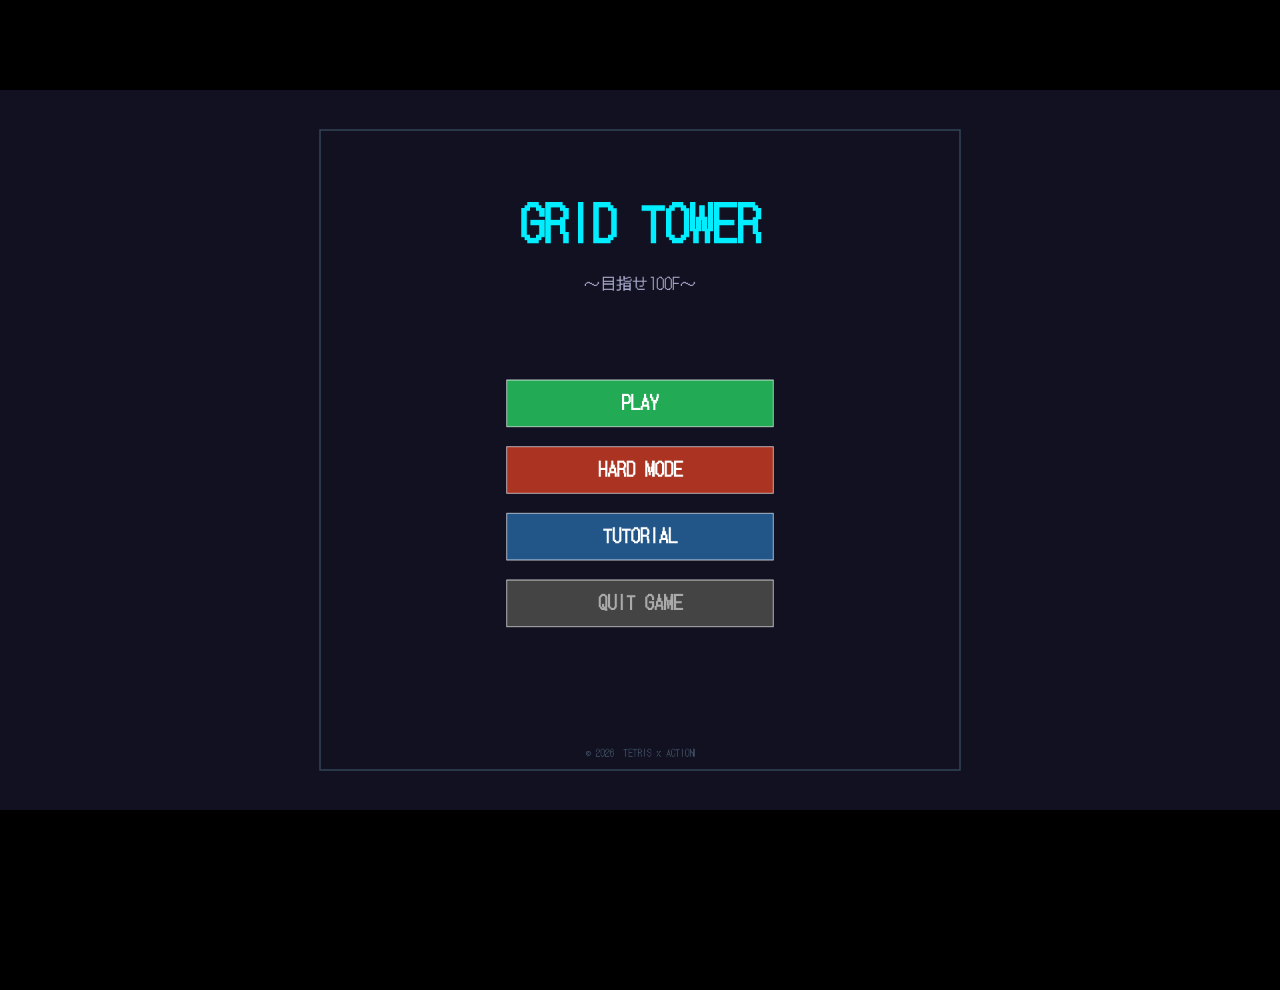
<file: templates/index (3).html>
<!DOCTYPE html>
<html lang="ja">
<head>
<meta charset="UTF-8">
<meta name="viewport" content="width=device-width, initial-scale=1.0">
<title>GRID TOWER ～目指せ100F～</title>
<link rel="preconnect" href="https://fonts.googleapis.com">
<link rel="preconnect" href="https://fonts.gstatic.com" crossorigin>
<link href="https://fonts.googleapis.com/css2?family=DotGothic16&display=swap" rel="stylesheet">
<style>
  * { margin: 0; padding: 0; box-sizing: border-box; }
  html, body {
    width: 100%; height: 100%;
    background: #000;
    display: flex; align-items: center; justify-content: center;
    overflow: hidden;
    user-select: none;
  }
  #wrapper {
    position: relative;
    width: 1920px; height: 1080px;
  }
  canvas {
    display: block;
    background: #111122;
    cursor: default;
    /* フォントの事前読み込み用 */
    font-family: 'DotGothic16', sans-serif;
  }
</style>
</head>
<body>
<div id="wrapper">
  <canvas id="gameCanvas" width="1920" height="1080"></canvas>
</div>

<script>
// ============================================================
// チュートリアルステップ定義 (tutorial_data.py 相当)
// ============================================================
const TUTORIAL_STEPS = [
  { step: 1, text: "画面の見方を確認しましょう。\n中央がゲームエリア、左パネルにスコアとHP、\n右パネルに現在の階層（FLOOR）が表示されます。", condition_type: "wait_input", allowed_keys: ["f", "ｆ"], highlight: "ui" },
  { step: 2, text: "プレイヤーの移動\n「A」キーで左、「D」キーで右に動かせます。\n実際に左右へ移動してみましょう。", condition_type: "player_move", allowed_keys: ["a", "d"], highlight: "player" },
  { step: 3, text: "ジャンプ\n「W」キーでジャンプします。\nブロックの上に乗ったり、落下を避けるのに使います。", condition_type: "player_jump", allowed_keys: ["a", "d", "w"], highlight: "player" },
  { step: 4, text: "ブロックの左右移動\n「←」「→」キー、またはマウスの左右クリックで\n落下中のブロックを左右に動かせます。", condition_type: "block_move", allowed_keys: ["a", "d", "w", "left", "right"], highlight: "block" },
  { step: 5, text: "ブロックの回転\n「Space」キーを押すとブロックが回転します。\n実際に回転させてみましょう。", condition_type: "block_rotate", allowed_keys: ["a", "d", "w", "left", "right", "space"], highlight: "block" },
  { step: 6, text: "落下速度アップ\n「↓」キーまたはマウスの中クリックを押している間、ブロックが速く落ちます。\n押し続けて速度アップを体験してみましょう。", condition_type: "block_speed", allowed_keys: ["a", "d", "w", "left", "right", "space", "down"], highlight: "block" },
  { step: 7, text: "ハードドロップ\n「↓」キーまたはマウスの中クリックを素早く2回押すと、ブロックが即座に落下・固定されます。\nダブルタップで試してみましょう。", condition_type: "hard_drop", allowed_keys: ["a", "d", "w", "left", "right", "space", "down"], highlight: "block" },
  { step: 8, text: "ラインを消す\n横一列をブロックで埋めるとラインが消え、スコアと階層が上がります。\n最下段の空いている2マスを埋めて、1ライン消去してみましょう。", condition_type: "line_clear", allowed_keys: ["all"], highlight: "none" },
  { step: 9, text: "ビームの回避\n一定周期でプレイヤーを狙うビームが降ってきます。\n画面上部に「WARNING」が出たら、赤い範囲から逃げてください。\nビームを受けずに回避するとクリアです。", condition_type: "beam_evade", allowed_keys: ["all"], highlight: "warning" },
  { step: 10, text: "チュートリアル完了！\n基本操作はすべて習得しました。\nブロックを積み上げて、できるだけ高い階層を目指しましょう！", condition_type: "wait_input", allowed_keys: ["f", "ｆ"], highlight: "none" }
];

// ============================================================
// ブロックデータ (block_data.py 相当)
// ============================================================
const BLOCKS = [
  { shape_id:1, name:"square",  shape:[[0,0],[1,0],[0,1],[1,1]], color:"#ffee00", outline:"#bbaa00" },
  { shape_id:2, name:"I4",      shape:[[0,0],[0,1],[0,2],[0,3]], color:"#00eeff", outline:"#0099bb" },
  { shape_id:3, name:"I3",      shape:[[0,0],[0,1],[0,2]], color:"#55bbff", outline:"#2277bb" },
  { shape_id:4, name:"I2",      shape:[[0,0],[0,1]], color:"#aaddff", outline:"#6699bb" },
  { shape_id:5, name:"skew2",   shape:[[0,0],[1,1]], color:"#77ffaa", outline:"#22bb66" },
  { shape_id:6, name:"T",       shape:[[0,0],[1,0],[2,0],[1,1]], color:"#cc44ff", outline:"#881199" },
  { shape_id:7, name:"L",       shape:[[0,0],[0,1],[0,2],[1,2]], color:"#ff8800", outline:"#bb5500" },
  { shape_id:8, name:"J",       shape:[[1,0],[1,1],[0,2],[1,2]], color:"#4488ff", outline:"#2255bb" },
  { shape_id:9, name:"S",       shape:[[1,0],[2,0],[0,1],[1,1]], color:"#44ff66", outline:"#229944" },
  { shape_id:10,name:"Z",       shape:[[0,0],[1,0],[1,1],[2,1]], color:"#ff3333", outline:"#bb1111" },
  { shape_id:11,name:"stairs",  shape:[[1,0],[0,1],[1,1]], color:"#ff00ff", outline:"#aa00aa" },
  { shape_id:12,name:"concave", shape:[[0,0],[2,0],[0,1],[1,1],[2,1]], color:"#ff9955", outline:"#cc6622" },
  { shape_id:13,name:"T_inv",   shape:[[0,0],[1,0],[2,0],[1,1],[1,2]], color:"#ff6699", outline:"#bb2255" },
  { shape_id:14,name:"cross",   shape:[[1,0],[0,1],[1,1],[2,1],[1,2]], color:"#ffcc00", outline:"#bb8800" },
  { shape_id:15,name:"battan",  shape:[[0,0],[2,0],[1,1],[0,2],[2,2]], color:"#00ffcc", outline:"#00aa88" },
  { shape_id:16,name:"H",       shape:[[0,0],[2,0],[0,1],[2,1]], color:"#ff44aa", outline:"#bb1177" },
  { shape_id:17,name:"O_frame", shape:[[0,0],[1,0],[2,0],[0,1],[2,1],[0,2],[1,2],[2,2]], color:"#ffdd44", outline:"#bb9900" },
  { shape_id:18,name:"one",     shape:[[0,0]], color:"#ffffff", outline:"#aaaaaa" }
];
const RARE_BLOCK_IDS = [12, 13, 14, 15, 16, 17, 18];
const BLOCK_COLOR_MAP = {
  1: {fill:"#887700", outline:"#554400"},
  2: {fill:"#007788", outline:"#004455"},
  3: {fill:"#225588", outline:"#113355"},
  4: {fill:"#556677", outline:"#334455"},
  5: {fill:"#227744", outline:"#114422"},
  6: {fill:"#662288", outline:"#440055"},
  7: {fill:"#884400", outline:"#552200"},
  8: {fill:"#224488", outline:"#112255"},
  9: {fill:"#226633", outline:"#115533"},
  10:{fill:"#881111", outline:"#550000"},
  11:{fill:"#880088", outline:"#550055"},
  12:{fill:"#884422", outline:"#552211"},
  13:{fill:"#883344", outline:"#551122"},
  14:{fill:"#886600", outline:"#554400"},
  15:{fill:"#007755", outline:"#004433"},
  16:{fill:"#882255", outline:"#551133"},
  17:{fill:"#886611", outline:"#554400"},
  18:{fill:"#777777", outline:"#444444"}
};

// ============================================================
// 定数
// ============================================================
const SCREEN_WIDTH  = 1920;
const SCREEN_HEIGHT = 1080;
const GAME_LEFT   = 640;
const GAME_RIGHT  = 1280;
const GAME_TOP    = 40;
const GAME_BOTTOM = 1040;
const GRID_SIZE   = 40;
const MAP_WIDTH   = 16;
const MAP_HEIGHT  = 25;

const GRAVITY    = 0.8;
const JUMP_SPEED = -14.0;
const MOVE_SPEED = 4;
const PUSH_DELAY = 15;
const P_HALF_W   = 15;
const P_HALF_H   = 30;

// ============================================================
// ブロック落下速度の調整用変数
// ============================================================
// FALL_SPEED_SCALE を大きくするほど、ブロックが1マス落ちるまでのフレーム数が増えて
// 「遅く」感じるようになる（1.0が元のPythonコードそのままの値）。
// 例）Python実行時の体感速度に近づけたい場合は 2.0 前後から試すことを推奨。
const FALL_SPEED_SCALE = 2.0;

const BLOCK_FALL_INTERVAL      = Math.round(20 * FALL_SPEED_SCALE);
const BLOCK_FALL_INTERVAL_FAST = Math.max(1, Math.round(2 * FALL_SPEED_SCALE));
const SCORE_PER_LINE           = 100;
const LINES_PER_FLOOR          = 1;

const MAX_HP            = 5;
const INVINCIBLE_FRAMES = 180;

const BEAM_CYCLE       = 1800;
const BEAM_WARNING     = 120;
const BEAM_WIDTH       = 3;
const BEAM_SHOW_FRAMES = 90;

const BLOCK_MOVE_INITIAL_DELAY = 12;
const BLOCK_MOVE_REPEAT_DELAY  = 4;
const COMBO_BUFFER_FRAMES      = 180;
const LINE_CLEAR_INTERVAL      = 6;

// ============================================================
// ボスデータ (boss_data.py 相当)
// ============================================================
const BOSS_CONFIG = {
  10: { name: "10F BOSS", hp_lines: 8, image_path: "assets/boss10.png" }
};

class BossManager {
  constructor() {
    this.savedBlockMap = null;
    this.isBossActive = false;
    this.bossFloor = 10;
    this.bossHp = 0;
    this.cursedBeamActive = false; // 討伐後の呪いビームフラグ
    this.curseTimer = 0;
  }

  // 10F到達時のゲーム状態(二次元配列)をディープコピーで安全に退避
  saveCurrentMap(blockMap) {
    this.savedBlockMap = blockMap.map(row => [...row]);
  }

  // 通常ステージへの復帰時、保存していたblockMapを完全に復元
  restorePreviousMap(state) {
    if (this.savedBlockMap !== null) {
      state.blockMap = this.savedBlockMap.map(row => [...row]);
    }
  }

  // 最下部にランダムに1マスの穴が空いた列を8列生成してセット
  generateBossStage(state) {
    state.blockMap = Array.from({length: MAP_HEIGHT}, () => new Array(MAP_WIDTH).fill(0));
    const startY = MAP_HEIGHT - 8;
    for (let y = startY; y < MAP_HEIGHT; y++) {
      const holeX = Math.floor(Math.random() * MAP_WIDTH);
      const mapValue = 9 * 1000 + state.nextSerial;
      for (let x = 0; x < MAP_WIDTH; x++) {
        if (x !== holeX) state.blockMap[y][x] = mapValue;
      }
      state.nextSerial += 1;
    }
    this.bossHp = BOSS_CONFIG[this.bossFloor].hp_lines;
    this.isBossActive = true;
  }
}
const bossSys = new BossManager();

// ============================================================
// ユーティリティ
// ============================================================
const _ghostColorCache = {};
function darkenColor(hex, factor = 0.25) {
  if (!hex.startsWith("#")) return "#333333";
  if (_ghostColorCache[hex + factor]) return _ghostColorCache[hex + factor];
  let r = parseInt(hex.slice(1,3),16);
  let g = parseInt(hex.slice(3,5),16);
  let b = parseInt(hex.slice(5,7),16);
  r = Math.floor(r * factor); g = Math.floor(g * factor); b = Math.floor(b * factor);
  const result = `#${r.toString(16).padStart(2,'0')}${g.toString(16).padStart(2,'0')}${b.toString(16).padStart(2,'0')}`;
  _ghostColorCache[hex + factor] = result;
  return result;
}

function getOrdinal(n) {
  const v = n % 100;
  if (v >= 11 && v <= 13) return "th";
  switch (n % 10) {
    case 1: return "st";
    case 2: return "nd";
    case 3: return "rd";
    default: return "th";
  }
}

// 10階に達した際、ボス戦前（呪いビーム未発動）であれば進行を10階で頭打ちにする
function capFloorAtBoss(state) {
  if (state.floor >= 10 && !bossSys.cursedBeamActive) state.floor = 10;
}

// 盤面が丸ごと入れ替わる（ボス部屋突入／ボス撃破後の復帰）直前に呼ぶ。
// lineClearQueue に残っている行番号は新しい盤面には対応しないため、
// 詰め処理は行わず、未加算分のスコアだけ確定させてキューを空にする。
function flushLineClearQueue(state, awardScore = true) {
  if (awardScore) state.score += SCORE_PER_LINE * state.lineClearQueue.length;
  state.lineClearQueue = [];
  state.lineClearTimer = 0;
}

function getBeamCycle(floor) {
  if (bossSys.cursedBeamActive) return 1800;
  if (floor < 10) return Infinity;
  if (floor >= 90) return 200;
  return 600 - (floor - 10) * 5;
}

// ============================================================
// シーン管理
// ============================================================
let scene = "title";
let prevScene = "game";
let _btnRects = {};

// ============================================================
// クラス定義
// ============================================================
class TutorialState {
  constructor() { this.reset(); }
  currentStepData() {
    return this.stepIdx < TUTORIAL_STEPS.length ? TUTORIAL_STEPS[this.stepIdx] : null;
  }
  // STEP1〜3の間は落下ブロックの更新・表示を止める
  isBlockFrozen() {
    const stepData = this.currentStepData();
    if (!stepData) return false;
    return stepData.step <= 3;
  }
  // どのステップも、入ってきた直後は「FキーでOK」されるまでゲーム全体を一時停止する
  isWaitingForAck() {
    const stepData = this.currentStepData();
    if (!stepData) return false;
    return !this.started;
  }
  reset() {
    this.stepIdx = 0; this.isCleared = false; this.flags = {};
    this.initialVal = 0; this.stepTimer = 0; this._needsSetup = true; this.blockIndex = 0;
    this.started = false;
  }
  advance() {
    this.stepIdx += 1; this.isCleared = false; this.flags = {};
    this.initialVal = 0; this.stepTimer = 0; this._needsSetup = true;
    this.started = false;
  }
  setCleared() { this.isCleared = true; }
}

function tutSetupStep(tutState, state, player, fb, beam = null) {
  tutState._needsSetup = false;
  const stepData = tutState.currentStepData();
  if (!stepData) return;
  const stepNum = stepData.step;
  if (stepNum === 2) tutState.initialVal = player.x;
  else if (stepNum === 4) tutState.initialVal = fb.x;
  else if (stepNum === 8) {
    tutState.initialVal = state.score;
    const lastRow = MAP_HEIGHT - 1;
    for (let y = 0; y < MAP_HEIGHT; y++) for (let x = 0; x < MAP_WIDTH; x++) state.blockMap[y][x] = 0;
    for (let x = 0; x < MAP_WIDTH; x++) state.blockMap[lastRow][x] = 1001;
    state.blockMap[lastRow][Math.floor(MAP_WIDTH / 2)] = 0;
    state.blockMap[lastRow][Math.floor(MAP_WIDTH / 2) - 1] = 0;
  } else if (stepNum === 9) {
    tutState.initialVal = player.hp;
    if (beam !== null) { beam.phase = "wait"; beam.timer = BEAM_CYCLE - BEAM_WARNING - 60; }
  }
}

function tutCheckStepCondition(tutState, state, player, fb, beam) {
  tutState.stepTimer += 1;
  if (tutState.isCleared) return;
  const stepData = tutState.currentStepData();
  if (!stepData) return;
  const ctype = stepData.condition_type;
  if (ctype === "wait_input") {
    // 【仕様変更】自動クリアは廃止。プレイヤーが「F」キーを押した時点で
    // keydown ハンドラ側から setCleared() が呼ばれてクリア扱いになる。
  } else if (ctype === "player_move") {
    if (Math.abs(player.x - tutState.initialVal) > 80) tutState.setCleared();
  } else if (ctype === "player_jump") {
    if (tutState.flags.jumped) tutState.setCleared();
  } else if (ctype === "block_move") {
    if (Math.abs(fb.x - tutState.initialVal) > 0) tutState.setCleared();
  } else if (ctype === "block_rotate") {
    if (tutState.flags.rotated) tutState.setCleared();
  } else if (ctype === "block_speed") {
    if (tutState.flags.down_pressed) tutState.setCleared();
  } else if (ctype === "hard_drop") {
    if (tutState.flags.hard_dropped) tutState.setCleared();
  } else if (ctype === "line_clear") {
    if (state.score > tutState.initialVal) tutState.setCleared();
  } else if (ctype === "beam_evade") {
    if (tutState.flags.beam_fired && player.hp >= tutState.initialVal) tutState.setCleared();
    else if (player.hp < tutState.initialVal) { tutState.flags.beam_fired = false; tutState.initialVal = player.hp; }
  }
}

class GameState {
  constructor() {
    this.blockMap = Array.from({length: MAP_HEIGHT}, () => new Array(MAP_WIDTH).fill(0));
    this.nextSerial = 1;
    this.blockCount = 0;
    this.rareCountdown = Math.floor(Math.random() * 5) + 28;
    this.keyStates = { w:false, a:false, s:false, d:false, space:false, down:false };
    this.lastHkey = "";
    this.score = 0;
    this.floor = 1;
    this.floorLines = 0;
    this.downPressCount = 0;
    this.downDoubleTapTimer = 0;
    
    // Combo & Push System
    this.comboTotalLines = 0;
    this.comboCount = 0;
    this.comboBlocks = 0;
    this.pendingComboBlocks = 0;
    this.comboTimer = 0;
    this.comboEverActivated = false;
    this.gravityTimer = 0;
    this.pushedBlockIds = new Set();
    this.pushGravityTimer = 0;
    this.lineClearQueue = [];
    this.lineClearTimer = 0;
    this.nextBlockData = null;
    
    // 背景アニメーション用
    this.notifiedFloor = 1;
    this.bgAnim = { active: false, y: 0, text: "", color: "" };
  }
  
  getBlockCache() {
    let cache = {};
    for (let y = 0; y < MAP_HEIGHT; y++) {
      for (let x = 0; x < MAP_WIDTH; x++) {
        let bid = this.blockMap[y][x];
        if (bid >= 1) {
          if (!cache[bid]) cache[bid] = [];
          cache[bid].push([x, y]);
        }
      }
    }
    return cache;
  }
}

class Player {
  constructor() {
    this.x = Math.floor((GAME_LEFT + GAME_RIGHT) / 2);
    this.y = GAME_BOTTOM - 20;
    this.vx = 0;
    this.vy = 0;
    this.isGrounded = false;
    this.pushTimerL = 0;
    this.pushTimerR = 0;
    this.hp = MAX_HP;
    this.invincible = 0;
    this.blinkVisible = true;
  }
}

class BeamState {
  constructor() {
    this.timer = 0; this.col = 0; this.showTimer = 0; this.phase = "wait"; this.blinkOn = true;
  }
}

class BlockMoveState {
  constructor() {
    this.leftHeld = false; this.rightHeld = false; this.holdFrames = 0; this.repeatAcc = 0;
  }
}

class FallingBlock {
  constructor() {
    this.x = 0; this.y = 0; this.timer = 0;
    this.shapeId = 1; this.shape = [];
    this.color = "#ffdd00"; this.outline = "#cc9900";
    this.spawnBlock(new GameState(), null, true, false);
  }

  _pickBlockData(state, isTutorial, tutState) {
    if (isTutorial && tutState !== null) {
      let normal = BLOCKS.filter(b => !RARE_BLOCK_IDS.includes(b.shape_id));
      if (normal.length === 0) normal = BLOCKS;
      return normal[tutState.blockIndex % normal.length];
    } else {
      if (RARE_BLOCK_IDS.length > 0 && state.rareCountdown <= 0) {
        const rareId = RARE_BLOCK_IDS[Math.floor(Math.random() * RARE_BLOCK_IDS.length)];
        return BLOCKS.find(b => b.shape_id === rareId);
      } else {
        const normal = BLOCKS.filter(b => !RARE_BLOCK_IDS.includes(b.shape_id));
        return normal.length > 0 ? normal[Math.floor(Math.random() * normal.length)] : BLOCKS[0];
      }
    }
  }

  spawnBlock(state, tutState = null, isInit = false, isTutorial = false) {
    if (!isInit) {
      state.blockCount += 1;
      state.rareCountdown -= 1;
    }
    if (!state.nextBlockData) {
      state.nextBlockData = this._pickBlockData(state, isTutorial, tutState);
    }
    
    let data;
    if (isTutorial && tutState !== null) {
      let normal = BLOCKS.filter(b => !RARE_BLOCK_IDS.includes(b.shape_id));
      if (normal.length === 0) normal = BLOCKS;
      data = normal[tutState.blockIndex % normal.length];
      tutState.blockIndex += 1;
    } else {
      data = state.nextBlockData;
      if (RARE_BLOCK_IDS.length > 0 && state.rareCountdown <= 0) {
        state.rareCountdown = Math.floor(Math.random() * 5) + 28;
      }
    }
    
    state.nextBlockData = this._pickBlockData(state, isTutorial, tutState);

    this.shapeId = data.shape_id;
    this.shape = data.shape.map(([dx,dy]) => [dx,dy]);
    this.color = data.color;
    this.outline = data.outline;
    const maxDx = Math.max(...this.shape.map(([dx]) => dx));
    
    if (isTutorial) this.x = Math.floor((MAP_WIDTH - maxDx) / 2);
    else this.x = Math.floor(Math.random() * (MAP_WIDTH - maxDx - 2)) + 1;
    
    this.y = 0; this.timer = 0;
  }

  getCells() { return this.shape.map(([dx,dy]) => [this.x + dx, this.y + dy]); }

  getGhostCells(state) {
    let ghostY = this.y;
    while (!checkCollision(state, this, this.x, ghostY + 1)) ghostY++;
    if (ghostY === this.y) return [];
    return this.shape.map(([dx,dy]) => [this.x + dx, ghostY + dy]);
  }

  rotateLeft(state) {
    let ns = this.shape.map(([dx,dy]) => [dy, -dx]);
    const minX = Math.min(...ns.map(([dx]) => dx)), minY = Math.min(...ns.map(([,dy]) => dy));
    ns = ns.map(([dx,dy]) => [dx - minX, dy - minY]);
    if (!this._collides(state, ns)) this.shape = ns;
  }

  _collides(state, shape) {
    for (const [dx,dy] of shape) {
      const tx = this.x + dx, ty = this.y + dy;
      if (tx < 0 || tx >= MAP_WIDTH) return true;
      if (ty >= MAP_HEIGHT) return true;
      if (ty >= 0 && ty < MAP_HEIGHT && state.blockMap[ty][tx] >= 1) return true;
    }
    return false;
  }
}

// ============================================================
// ゲームロジック
// ============================================================
function checkCollision(state, fb, nx, ny) {
  for (const [dx,dy] of fb.shape) {
    const tx = nx + dx, ty = ny + dy;
    if (tx < 0 || tx >= MAP_WIDTH || ty >= MAP_HEIGHT) return true;
    if (ty >= 0 && ty < MAP_HEIGHT && state.blockMap[ty][tx] >= 1) return true;
  }
  return false;
}

function lockBlock(state, fb) {
  const mapValue = fb.shapeId * 1000 + state.nextSerial;
  for (const [gx,gy] of fb.getCells()) {
    if (gx >= 0 && gx < MAP_WIDTH && gy >= 0 && gy < MAP_HEIGHT) state.blockMap[gy][gx] = mapValue;
  }
  state.nextSerial += 1;
}

function checkLineClear(state, countCombo = true) {
  let existingRows = new Set(state.lineClearQueue);
  let newFullRows = [];
  for (let y = MAP_HEIGHT - 1; y >= 0; y--) {
    if (!state.blockMap[y].includes(0) && !existingRows.has(y)) {
      newFullRows.push(y);
    }
  }
  if (newFullRows.length === 0) return;

  if (countCombo) {
    let lines = newFullRows.length;
    if (state.comboTimer <= 0) state.comboTotalLines = 0;
    state.comboTotalLines += lines;
    let prevCount = state.comboCount;
    state.comboCount = state.comboTotalLines - 1;
    state.comboTimer = COMBO_BUFFER_FRAMES;

    const addedCombos = state.comboCount - prevCount;
    if (addedCombos > 0) {
      state.comboEverActivated = true;
      state.pendingComboBlocks += addedCombos;
    }
    let prevBonus = Math.floor(Math.max(prevCount - 1, 0) / 4);
    let newBonus = Math.floor(Math.max(state.comboCount - 1, 0) / 4);
    if (!bossSys.isBossActive) {
      if (newBonus > prevBonus) state.floor += (newBonus - prevBonus);
      capFloorAtBoss(state);
    }
  }
  for (let row of newFullRows) state.lineClearQueue.push(row);
}

function enqueueNewFullRows(state) {
  let existingRows = new Set(state.lineClearQueue);
  for (let y = MAP_HEIGHT - 1; y >= 0; y--) {
    if (!state.blockMap[y].includes(0) && !existingRows.has(y)) {
      state.lineClearQueue.push(y);
    }
  }
}

function processLineClearQueue(state) {
  if (state.lineClearQueue.length === 0) return;
  state.lineClearTimer += 1;
  if (state.lineClearTimer < LINE_CLEAR_INTERVAL) return;
  state.lineClearTimer = 0;

  let row = state.lineClearQueue.shift();
  if (state.blockMap[row].includes(0)) {
    enqueueNewFullRows(state);
    return;
  }

  for (let ty = row; ty > 0; ty--) state.blockMap[ty] = [...state.blockMap[ty - 1]];
  state.blockMap[0] = new Array(MAP_WIDTH).fill(0);
  state.score += SCORE_PER_LINE;

  if (bossSys.isBossActive) {
    bossSys.bossHp -= 1;
    if (bossSys.bossHp <= 0) {
      bossSys.isBossActive = false;
      scene = "game";
      player.hp = MAX_HP;

      teleportPlayer(player);
      player.invincible = INVINCIBLE_FRAMES;
      beam.phase = "wait";
      beam.timer = 0;

      bossSys.restorePreviousMap(state);
      bossSys.cursedBeamActive = true;
      state.floor = 11;
      state.floorLines = 0;
      state.notifiedFloor = 11;

      // ボス部屋側で残っていたキューは復元後の盤面に対応しないため破棄する
      // （得点は各行の消去時に加算済みのため、ここではスコア加算しない）
      flushLineClearQueue(state, false);
    }
  } else {
    state.floorLines += 1;
    if (state.floorLines >= LINES_PER_FLOOR) {
      state.floor += 1; state.floorLines = 0;
      capFloorAtBoss(state);
    }
  }

  state.lineClearQueue = state.lineClearQueue.map(r => r < row ? r - 1 : r);
  enqueueNewFullRows(state);
}

// cells が空になった（あるいはこれから空く）ことで、真上のセルにある
// 別のブロックの支えが外れる場合、そのブロックIDの集合を返す。
// 列ごとに最も上（cy最小）のセルだけを見れば、その真上の状態がわかる。
function findUnsupportedBlocksAbove(state, cells, excludeId = null) {
  const topCells = {};
  for (const [cx, cy] of cells) {
    if (!(cx in topCells) || cy < topCells[cx]) topCells[cx] = cy;
  }
  const foundIds = new Set();
  for (const cx in topCells) {
    const cy = topCells[cx];
    const ay = cy - 1;
    if (ay < 0) continue;
    const aboveId = state.blockMap[ay][cx];
    if (aboveId >= 1 && aboveId !== excludeId) foundIds.add(aboveId);
  }
  return foundIds;
}

function applyGravityPushOnly(state, fb) {
  if (state.pushedBlockIds.size === 0) return;
  state.pushGravityTimer += 1;
  const interval = state.keyStates.down ? BLOCK_FALL_INTERVAL_FAST : BLOCK_FALL_INTERVAL;
  if (state.pushGravityTimer < interval) return;
  state.pushGravityTimer = 0;

  const fbCells = new Set(fb.getCells().map(c => `${c[0]},${c[1]}`));
  const blockCache = state.getBlockCache();
  
  let existingIds = new Set();
  state.pushedBlockIds.forEach(id => { if(blockCache[id]) existingIds.add(id); });
  state.pushedBlockIds = existingIds;
  if (state.pushedBlockIds.size === 0) return;

  let settledIds = new Set();
  let sortedIds = Array.from(state.pushedBlockIds).sort((a,b)=>a-b);
  
  for (let blockId of sortedIds) {
    let cells = blockCache[blockId];
    let canDrop = true;
    for (let [cx, cy] of cells) {
      let ny = cy + 1;
      if (ny >= MAP_HEIGHT) { canDrop = false; break; }
      if ((state.blockMap[ny][cx] >= 1 && state.blockMap[ny][cx] !== blockId) || fbCells.has(`${cx},${ny}`)) {
        canDrop = false; break;
      }
    }
    if (canDrop && cells.length > 0) {
      cells.sort((a,b) => b[1] - a[1]).forEach(([cx, cy]) => {
        state.blockMap[cy + 1][cx] = blockId;
        state.blockMap[cy][cx] = 0;
      });
    } else {
      settledIds.add(blockId);
    }
  }

  // 実際に1マス落下できたブロックIDを算出
  const movedIds = new Set(Array.from(state.pushedBlockIds).filter(id => !settledIds.has(id)));

  // 落下によって空いたセルの真上に別のブロックが乗っていた場合、
  // そのブロックも連鎖的に pushedBlockIds に追加して追従落下させる
  // （バグ修正②：設置後のブロックを移動後、上に居たブロックが落ちないバグ）
  const chainIds = new Set();
  movedIds.forEach(blockId => {
    const cells = blockCache[blockId] || [];
    findUnsupportedBlocksAbove(state, cells, blockId).forEach(id => chainIds.add(id));
  });
  chainIds.forEach(id => state.pushedBlockIds.add(id));

  settledIds.forEach(id => state.pushedBlockIds.delete(id));

  if (movedIds.size > 0) {
    // バグ修正①：押されたブロックが実際に落下した場合、落下中ブロックの
    // 落下タイマーを満了状態にして、次フレームで updateFallingBlock による
    // 正しい衝突判定・追従落下が即座に行われるようにする
    // （落下後ブロックと落下中ブロックが空中で固定されるバグの修正）
    fb.timer = interval;
  }

  if (settledIds.size > 0) checkLineClear(state, true);
}

function useComboBlock(state, fb) {
  if (state.comboBlocks <= 0) return;
  for (let targetGaps = 1; targetGaps < MAP_WIDTH; targetGaps++) {
    for (let y = MAP_HEIGHT - 1; y >= 0; y--) {
      let emptyCols = [];
      for(let x=0; x<MAP_WIDTH; x++) if(state.blockMap[y][x] === 0) emptyCols.push(x);
      if (emptyCols.length === targetGaps) {
        let placeX = emptyCols[Math.floor(emptyCols.length / 2)];
        let mapValue = 1 * 1000 + state.nextSerial;
        state.blockMap[y][placeX] = mapValue;
        state.nextSerial += 1;
        state.comboBlocks -= 1;
        checkLineClear(state, false);
        return;
      }
    }
  }
}

function teleportPlayer(player) {
  player.x = Math.floor((GAME_LEFT + GAME_RIGHT) / 2);
  player.y = GAME_TOP + 100; player.vy = 0; player.isGrounded = false;
}

function checkCrush(state, fb, player) {
  if (player.invincible > 0 || !player.isGrounded) return;
  const headGy = Math.floor((player.y - P_HALF_H - GAME_TOP) / GRID_SIZE);
  const lx = Math.floor((player.x - (P_HALF_W - 2) - GAME_LEFT) / GRID_SIZE);
  const rx = Math.floor((player.x + (P_HALF_W - 2) - GAME_LEFT) / GRID_SIZE);
  const fbCells = new Set(fb.getCells().map(([x,y]) => `${x},${y}`));
  for (const cx of [lx, rx]) {
    if (cx < 0 || cx >= MAP_WIDTH) continue;
    if (fbCells.has(`${cx},${headGy}`) || (headGy >= 0 && headGy < MAP_HEIGHT && state.blockMap[headGy][cx] >= 1)) {
      player.hp = Math.max(0, player.hp - 1);
      player.invincible = INVINCIBLE_FRAMES;
      if (player.hp <= 0) scene = "gameover"; else teleportPlayer(player);
      break;
    }
  }
}

function checkCrushHarddrop(state, player) {
  if (player.invincible > 0) return;
  const checkXs = [
    Math.floor((player.x - (P_HALF_W - 2) - GAME_LEFT) / GRID_SIZE),
    Math.floor((player.x + (P_HALF_W - 2) - GAME_LEFT) / GRID_SIZE)
  ];
  const checkYs = [
    Math.floor((player.y - (P_HALF_H - 2) - GAME_TOP) / GRID_SIZE),
    Math.floor((player.y + (P_HALF_H - 2) - GAME_TOP) / GRID_SIZE)
  ];
  for (const cy of checkYs) for (const cx of checkXs) {
    if (cx < 0 || cx >= MAP_WIDTH || cy < 0 || cy >= MAP_HEIGHT) continue;
    if (state.blockMap[cy][cx] >= 1) {
      player.hp = Math.max(0, player.hp - 1);
      player.invincible = INVINCIBLE_FRAMES;
      if (player.hp <= 0) scene = "gameover"; else teleportPlayer(player);
      return;
    }
  }
}

function updateBeam(beam, player, forcedCycle = null) {
  const currentCycle = forcedCycle !== null ? forcedCycle : getBeamCycle(state.floor);
  if (currentCycle === Infinity && !bossSys.isBossActive) {
    beam.timer = 0; beam.phase = "wait"; return;
  }

  let cycle = currentCycle;
  if (bossSys.isBossActive && !bossSys.cursedBeamActive) cycle = 600;

  beam.timer += 1;
  if (beam.phase === "wait" && beam.timer >= cycle - BEAM_WARNING) {
    beam.phase = "warning";
    const pGx = Math.floor((player.x - GAME_LEFT) / GRID_SIZE);
    beam.col = Math.max(0, Math.min(MAP_WIDTH - BEAM_WIDTH, pGx - Math.floor(BEAM_WIDTH / 2)));
  }
  if (beam.phase === "warning") beam.blinkOn = (Math.floor(beam.timer / 8) % 2 === 0);
  if (beam.phase === "warning" && beam.timer >= cycle) {
    beam.phase = "firing"; beam.showTimer = BEAM_SHOW_FRAMES; beam.timer = 0;
  }
  if (beam.phase === "firing") {
    beam.showTimer -= 1;
    if (player.invincible === 0) {
      const pGx = Math.floor((player.x - GAME_LEFT) / GRID_SIZE);
      if (beam.col <= pGx && pGx < beam.col + BEAM_WIDTH) {
        player.hp = Math.max(0, player.hp - 1); player.invincible = INVINCIBLE_FRAMES;
        if (player.hp <= 0) scene = "gameover"; else teleportPlayer(player);
      }
    }
    if (beam.showTimer <= 0) beam.phase = "wait";
  }
}

function updateBlockMove(state, fb, bms) {
  if (bms.leftHeld === bms.rightHeld) { bms.holdFrames = 0; bms.repeatAcc = 0; return; }
  const dir = bms.leftHeld ? -1 : 1;
  if (bms.holdFrames === 0 || (bms.holdFrames >= BLOCK_MOVE_INITIAL_DELAY && ++bms.repeatAcc >= BLOCK_MOVE_REPEAT_DELAY)) {
    if (bms.holdFrames > 0) bms.repeatAcc = 0;
    if (!checkCollision(state, fb, fb.x + dir, fb.y)) fb.x += dir;
  }
  bms.holdFrames += 1;
}

function updateFallingBlock(state, fb, isTutorial = false, tutState = null) {
  const interval = state.keyStates.down ? BLOCK_FALL_INTERVAL_FAST : BLOCK_FALL_INTERVAL;
  fb.timer += 1;
  if (fb.timer < interval) return;
  fb.timer = 0;
  if (!checkCollision(state, fb, fb.x, fb.y + 1)) fb.y += 1;
  else {
    lockBlock(state, fb);
    fb.spawnBlock(state, tutState, false, isTutorial);
    checkLineClear(state, true);
  }
}

function isSolidAll(state, fb, gx, gy) {
  if (gx < 0 || gx >= MAP_WIDTH || gy < 0 || gy >= MAP_HEIGHT) return false;
  if (state.blockMap[gy][gx] >= 1) return true;
  for (const [fx,fy] of fb.getCells()) if (fx === gx && fy === gy) return true;
  return false;
}

function updatePlayer(state, fb, player) {
  const ks = state.keyStates;
  player.vx = 0;
  if (ks.a && ks.d) player.vx = (state.lastHkey === "a") ? -MOVE_SPEED : MOVE_SPEED;
  else if (ks.a) player.vx = -MOVE_SPEED;
  else if (ks.d) player.vx = MOVE_SPEED;

  const upperY = Math.floor((player.y - (P_HALF_H - 1) - GAME_TOP) / GRID_SIZE);
  const lowerY = Math.floor((player.y + (P_HALF_H - 1) - GAME_TOP) / GRID_SIZE);
  const nextLx = Math.floor((player.x + player.vx - (P_HALF_W - 1) - GAME_LEFT) / GRID_SIZE);
  const nextRx = Math.floor((player.x + player.vx + (P_HALF_W - 1) - GAME_LEFT) / GRID_SIZE);

  let hittingBlock = false;
  let blockCache = null;

  for (const gridY of [upperY, lowerY]) {
    if (gridY < 0 || gridY >= MAP_HEIGHT) continue;
    
    if (player.vx < 0 && nextLx >= 0 && nextLx < MAP_WIDTH && state.blockMap[gridY][nextLx] >= 1) {
      hittingBlock = true;
      const targetId = state.blockMap[gridY][nextLx];
      if (!blockCache) blockCache = state.getBlockCache();
      const cells = blockCache[targetId] || [];
      const canPush = cells.every(([cx,cy]) => cx - 1 >= 0 && (state.blockMap[cy][cx-1] === 0 || state.blockMap[cy][cx-1] === targetId));
      player.pushTimerR = 0;
      if (canPush) {
        player.pushTimerL += 1;
        if (player.pushTimerL >= PUSH_DELAY) {
          cells.sort((a,b) => a[0]-b[0]).forEach(([cx,cy]) => { state.blockMap[cy][cx-1] = targetId; state.blockMap[cy][cx] = 0; });
          player.pushTimerL = 0; state.pushedBlockIds.add(targetId);
          // 押した結果、真上に乗っていたブロックの支えが外れた場合は連鎖的に落下対象へ追加
          findUnsupportedBlocksAbove(state, cells, targetId).forEach(id => state.pushedBlockIds.add(id));
          state.pushGravityTimer = 0;
        } else player.vx = 0;
      } else player.vx = 0;
      break;
    }
    
    if (player.vx > 0 && nextRx >= 0 && nextRx < MAP_WIDTH && state.blockMap[gridY][nextRx] >= 1) {
      hittingBlock = true;
      const targetId = state.blockMap[gridY][nextRx];
      if (!blockCache) blockCache = state.getBlockCache();
      const cells = blockCache[targetId] || [];
      const canPush = cells.every(([cx,cy]) => cx + 1 < MAP_WIDTH && (state.blockMap[cy][cx+1] === 0 || state.blockMap[cy][cx+1] === targetId));
      player.pushTimerL = 0;
      if (canPush) {
        player.pushTimerR += 1;
        if (player.pushTimerR >= PUSH_DELAY) {
          cells.sort((a,b) => b[0]-a[0]).forEach(([cx,cy]) => { state.blockMap[cy][cx+1] = targetId; state.blockMap[cy][cx] = 0; });
          player.pushTimerR = 0; state.pushedBlockIds.add(targetId);
          // 押した結果、真上に乗っていたブロックの支えが外れた場合は連鎖的に落下対象へ追加
          findUnsupportedBlocksAbove(state, cells, targetId).forEach(id => state.pushedBlockIds.add(id));
          state.pushGravityTimer = 0;
        } else player.vx = 0;
      } else player.vx = 0;
      break;
    }
  }

  player.x += player.vx;
  if (!hittingBlock) { player.pushTimerL = 0; player.pushTimerR = 0; }
  player.x = Math.max(GAME_LEFT + P_HALF_W, Math.min(GAME_RIGHT - P_HALF_W, player.x));

  if (!player.isGrounded) player.vy += GRAVITY;
  else { player.vy = 0; if (ks.w) { player.vy = JUMP_SPEED; player.isGrounded = false; } }

  player.y += player.vy;
  player.isGrounded = false;

  const lfootX = Math.floor((player.x - (P_HALF_W - 2) - GAME_LEFT) / GRID_SIZE);
  const rfootX = Math.floor((player.x + (P_HALF_W - 2) - GAME_LEFT) / GRID_SIZE);
  const headGy = Math.floor((player.y - P_HALF_H - GAME_TOP) / GRID_SIZE);
  const footGy = Math.floor((player.y + P_HALF_H - GAME_TOP) / GRID_SIZE);

  for (const cx of [lfootX, rfootX]) {
    if (cx < 0 || cx >= MAP_WIDTH) continue;
    if (player.vy >= 0 && footGy >= 0 && footGy < MAP_HEIGHT && isSolidAll(state, fb, cx, footGy)) {
      player.y = footGy * GRID_SIZE + GAME_TOP - P_HALF_H; player.isGrounded = true; break;
    }
    if (player.vy < 0 && headGy >= 0 && headGy < MAP_HEIGHT && isSolidAll(state, fb, cx, headGy)) {
      player.y = (headGy + 1) * GRID_SIZE + GAME_TOP + P_HALF_H; player.vy = 0; break;
    }
  }
  if (player.y > GAME_BOTTOM - P_HALF_H) { player.y = GAME_BOTTOM - P_HALF_H; player.isGrounded = true; }

  if (player.invincible > 0) {
    player.invincible -= 1; player.blinkVisible = (Math.floor(player.invincible / 6) % 2 === 0);
  } else player.blinkVisible = true;
}

// ============================================================
// 描画関数
// ============================================================
function drawNextBlock(ctx, state) {
  if (!state.nextBlockData) return;
  const mapLeftX = GAME_RIGHT + 80; const mapRightX = SCREEN_WIDTH - 80;
  const centerX = Math.floor((mapLeftX + mapRightX) / 2);
  const areaTop = GAME_TOP + 20; const areaH = 180;

  ctx.fillStyle = "#aaaaaa"; ctx.font = "bold 18px 'DotGothic16', sans-serif"; ctx.textAlign = "center";
  ctx.fillText("NEXT", centerX, areaTop + 35);

  const ndata = state.nextBlockData;
  const cellSize = 32;
  const minDx = Math.min(...ndata.shape.map(([dx]) => dx));
  const minDy = Math.min(...ndata.shape.map(([,dy]) => dy));
  const maxDx = Math.max(...ndata.shape.map(([dx]) => dx));
  const maxDy = Math.max(...ndata.shape.map(([,dy]) => dy));
  const blockW = (maxDx - minDx + 1) * cellSize;
  const blockH = (maxDy - minDy + 1) * cellSize;

  const originX = centerX - blockW / 2 - minDx * cellSize;
  const originY = areaTop + 50 + (areaH - 50 - blockH) / 2 - minDy * cellSize;

  for (const [dx, dy] of ndata.shape) {
    ctx.fillStyle = ndata.color;
    ctx.fillRect(originX + dx * cellSize, originY + dy * cellSize, cellSize, cellSize);
    ctx.strokeStyle = ndata.outline; ctx.lineWidth = 1;
    ctx.strokeRect(originX + dx * cellSize, originY + dy * cellSize, cellSize, cellSize);
  }

  ctx.strokeStyle = "#555555"; ctx.lineWidth = 1;
  ctx.strokeRect(mapLeftX, areaTop, mapRightX - mapLeftX, areaH);

  if (scene === "boss_10f") {
    const placeholderTop = areaTop + areaH + 40;
    ctx.fillStyle = "#222233";
    ctx.fillRect(mapLeftX, placeholderTop, mapRightX - mapLeftX, 300);
    ctx.strokeStyle = "red"; ctx.lineWidth = 2;
    ctx.strokeRect(mapLeftX, placeholderTop, mapRightX - mapLeftX, 300);
    ctx.fillStyle = "white"; ctx.font = "bold 14px 'DotGothic16', sans-serif"; ctx.textAlign = "center";
    ctx.fillText("[ BOSS STANDING IMAGE ]", centerX, placeholderTop + 145);
    ctx.fillText("(assets/boss10.png)", centerX, placeholderTop + 170);
  }
}

function drawGame(ctx, state, fb, player, beam, hideFallingBlock = false, forceBeamActive = false) {
  
  // 背景アニメーションの描画（グリッド線のさらに奥）
  if (state.bgAnim && state.bgAnim.active) {
    ctx.save();
    ctx.beginPath();
    ctx.rect(GAME_LEFT, GAME_TOP, GAME_RIGHT - GAME_LEFT, GAME_BOTTOM - GAME_TOP);
    ctx.clip(); // ゲームエリア内にのみ描画
    ctx.fillStyle = state.bgAnim.color;
    // ドットフォントを指定し、巨大な文字に設定
    ctx.font = "bold 130px 'DotGothic16', 'MS Gothic', sans-serif";
    ctx.textAlign = "center";
    ctx.textBaseline = "middle";
    ctx.fillText(state.bgAnim.text, (GAME_LEFT + GAME_RIGHT) / 2, state.bgAnim.y);
    ctx.restore();
  }

  // グリッド線の描画
  ctx.strokeStyle = "#333333"; ctx.lineWidth = 1; ctx.setLineDash([8, 10]);
  for (let gx = 0; gx <= MAP_WIDTH; gx++) {
    const x = GAME_LEFT + gx * GRID_SIZE;
    ctx.beginPath(); ctx.moveTo(x, GAME_TOP); ctx.lineTo(x, GAME_BOTTOM); ctx.stroke();
  }
  for (let gy = 0; gy <= MAP_HEIGHT; gy++) {
    const y = GAME_TOP + gy * GRID_SIZE;
    ctx.beginPath(); ctx.moveTo(GAME_LEFT, y); ctx.lineTo(GAME_RIGHT, y); ctx.stroke();
  }
  ctx.setLineDash([]);

  let currentCycle = getBeamCycle(state.floor);
  if (scene === "boss_10f") currentCycle = 1800;

  if (forceBeamActive || currentCycle !== Infinity || bossSys.isBossActive) {
    if (beam.phase === "warning" && beam.blinkOn) {
      ctx.fillStyle = "#550000";
      ctx.fillRect(GAME_LEFT + beam.col * GRID_SIZE, GAME_TOP, BEAM_WIDTH * GRID_SIZE, GAME_BOTTOM - GAME_TOP);
    }
    if (beam.phase === "firing") {
      const bx = GAME_LEFT + beam.col * GRID_SIZE;
      ctx.fillStyle = "#ff2200";
      ctx.fillRect(bx, GAME_TOP, BEAM_WIDTH * GRID_SIZE, GAME_BOTTOM - GAME_TOP);
      ctx.fillStyle = "#ffffff";
      ctx.fillRect(bx + 4, GAME_TOP, BEAM_WIDTH * GRID_SIZE - 8, GAME_BOTTOM - GAME_TOP);
    }
  }

  // ブロック描画
  for (let y = 0; y < MAP_HEIGHT; y++) {
    for (let x = 0; x < MAP_WIDTH; x++) {
      const val = state.blockMap[y][x];
      if (val >= 1) {
        const shapeId = Math.floor(val / 1000);
        // shape_id 9 はボス盤面ブロック専用IDとして流用されるため、常にグレーで描画する
        const col = shapeId === 9 ? { fill:"gray", outline:"#444444" } : (BLOCK_COLOR_MAP[shapeId] || { fill:"#888888", outline:"#444444" });
        ctx.fillStyle = col.fill;
        ctx.fillRect(GAME_LEFT + x * GRID_SIZE, GAME_TOP + y * GRID_SIZE, GRID_SIZE, GRID_SIZE);
        ctx.strokeStyle = col.outline; ctx.lineWidth = 1;
        ctx.strokeRect(GAME_LEFT + x * GRID_SIZE, GAME_TOP + y * GRID_SIZE, GRID_SIZE, GRID_SIZE);
      }
    }
  }

  if (!hideFallingBlock) {
    const ghostCells = fb.getGhostCells(state);
    if (ghostCells.length > 0) {
      const ghostFill = darkenColor(fb.color, 0.28);
      const ghostOutline = darkenColor(fb.outline || fb.color, 0.45);
      const fbCellSet = new Set(fb.getCells().map(([x,y]) => `${x},${y}`));
      for (const [gx,gy] of ghostCells) {
        if (fbCellSet.has(`${gx},${gy}`)) continue;
        ctx.fillStyle = ghostFill;
        ctx.fillRect(GAME_LEFT + gx * GRID_SIZE + 2, GAME_TOP + gy * GRID_SIZE + 2, GRID_SIZE - 4, GRID_SIZE - 4);
        ctx.strokeStyle = ghostOutline; ctx.lineWidth = 2;
        ctx.strokeRect(GAME_LEFT + gx * GRID_SIZE + 2, GAME_TOP + gy * GRID_SIZE + 2, GRID_SIZE - 4, GRID_SIZE - 4);
      }
    }

    for (const [gx,gy] of fb.getCells()) {
      ctx.fillStyle = fb.color;
      ctx.fillRect(GAME_LEFT + gx * GRID_SIZE, GAME_TOP + gy * GRID_SIZE, GRID_SIZE, GRID_SIZE);
      ctx.strokeStyle = fb.outline; ctx.lineWidth = 1;
      ctx.strokeRect(GAME_LEFT + gx * GRID_SIZE, GAME_TOP + gy * GRID_SIZE, GRID_SIZE, GRID_SIZE);
    }
  }

  if (player.blinkVisible) {
    ctx.fillStyle = player.invincible > 0 ? "#ffaaaa" : "lightgreen";
    ctx.fillRect(player.x - P_HALF_W, player.y - P_HALF_H, P_HALF_W * 2, P_HALF_H * 2);
    ctx.strokeStyle = "white"; ctx.lineWidth = 1;
    ctx.strokeRect(player.x - P_HALF_W, player.y - P_HALF_H, P_HALF_W * 2, P_HALF_H * 2);
  }

  if ((beam.phase === "warning" && currentCycle !== Infinity) || (scene === "boss_10f" && beam.phase === "warning")) {
    const remainSec = Math.max(0, (currentCycle - beam.timer) / 60).toFixed(1);
    ctx.fillStyle = "#111111";
    ctx.fillRect((GAME_LEFT + GAME_RIGHT) / 2 - 300, GAME_TOP + 20, 600, 90);
    ctx.strokeStyle = "#ff3333"; ctx.lineWidth = 2;
    ctx.strokeRect((GAME_LEFT + GAME_RIGHT) / 2 - 300, GAME_TOP + 20, 600, 90);
    ctx.fillStyle = "#ff3333"; ctx.font = "bold 16px 'DotGothic16', sans-serif"; ctx.textAlign = "center";
    const msg = scene !== "boss_10f"
      ? `⚠ WARNING: BEAM INBOUND (${remainSec}s) ⚠`
      : `⚠ BOSS BEAM INBOUND (${remainSec}s) ⚠`;
    ctx.fillText(msg, (GAME_LEFT + GAME_RIGHT) / 2, GAME_TOP + 72);
  }

  const cx = Math.floor((40 + GAME_LEFT - 40) / 2);
  ctx.fillStyle = "white"; ctx.font = "bold 28px 'DotGothic16', sans-serif"; ctx.textAlign = "center";
  ctx.fillText("SCORE", cx, GAME_TOP + 80);
  ctx.fillText(state.score, cx, GAME_TOP + 120);

  if (scene === "boss_10f") {
    ctx.fillStyle = "red"; ctx.font = "bold 20px 'DotGothic16', sans-serif";
    ctx.fillText("BOSS HEALTH", cx, GAME_TOP + 240);
    ctx.fillStyle = "white"; ctx.font = "bold 24px 'DotGothic16', sans-serif";
    ctx.fillText(`${bossSys.bossHp} / 8 LINES`, cx, GAME_TOP + 290);
  }

  if (state.comboEverActivated && scene !== "boss_10f") {
    if (state.comboCount >= 1) {
      ctx.fillStyle = "#ff4400"; ctx.font = "bold 40px 'DotGothic16', sans-serif";
      ctx.fillText(`${state.comboCount} COMBO!!`, cx, GAME_TOP + 260);
    }
    ctx.fillStyle = "#ffcc00"; ctx.font = "bold 18px 'DotGothic16', sans-serif";
    ctx.fillText("COMBO BLOCKS", cx, GAME_TOP + 340);
    ctx.fillStyle = "#ffffff"; ctx.font = "bold 64px 'DotGothic16', sans-serif";
    ctx.fillText(`${state.comboBlocks}`, cx, GAME_TOP + 410);
    if (state.comboCount >= 1) {
      ctx.fillStyle = "#aaffaa"; ctx.font = "bold 20px 'DotGothic16', sans-serif";
      ctx.fillText(`REMAIN: ${(state.comboTimer / 60).toFixed(1)}s`, cx, GAME_TOP + 510);
    }
    ctx.fillStyle = "#00eeff"; ctx.font = "bold 15px 'DotGothic16', sans-serif";
    ctx.fillText("[E] コンボブロック使用", cx, GAME_TOP + 570);
  } else if (scene !== "boss_10f") {
    const controls = [
      "CONTROLS","", "＜ プレイヤー操作 ＞", "[A] / [D] : ← / →", "[W] : ジャンプ","",
      "＜ ブロック操作 ＞", "[↓] / [中クリック] : 落下速度UP", "（2回押しで即落下）","",
      "[←] / [→] : ブロック移動", "[左クリ] : 左移動", "[右クリ] : 右移動",
      "（長押しで連続移動）", "[Space] : 回転", "[Esc] : ポーズ"
    ];
    ctx.fillStyle = "#aaaaaa"; ctx.font = "bold 14px 'DotGothic16', sans-serif";
    controls.forEach((line, i) => ctx.fillText(line, cx, GAME_TOP + 220 + i * 22));
  }

  const hpY = GAME_BOTTOM - 120;
  ctx.fillStyle = "cyan"; ctx.font = "bold 16px 'DotGothic16', sans-serif";
  ctx.fillText("PLAYER HEALTH", cx, hpY - 40);
  for (let i = 0; i < MAX_HP; i++) {
    const sx = cx - (MAX_HP - 1) * 25;
    ctx.fillStyle = i < player.hp ? "#ff3333" : "#444444";
    ctx.font = "bold 38px 'DotGothic16', sans-serif";
    ctx.fillText("♥", sx + i * 50, hpY + 10);
  }

  const mapLeftX = GAME_RIGHT + 80, mapRightX = SCREEN_WIDTH - 80, mapCenterX = Math.floor((mapLeftX + mapRightX) / 2);
  const baseY = 960, floorGap = 140, startF = Math.max(1, state.floor - 1), endF = startF + 5;
  for (let f = startF; f <= endF; f++) {
    const fy = baseY - (f - startF) * floorGap;
    if (fy < GAME_TOP + 230) continue;
    const lineCol = f === state.floor ? "yellow" : "#444444", textCol = f === state.floor ? "yellow" : "gray";
    ctx.strokeStyle = lineCol; ctx.lineWidth = 2; ctx.setLineDash([]);
    ctx.beginPath(); ctx.moveTo(mapLeftX + 80, fy); ctx.lineTo(mapRightX - 100, fy); ctx.stroke();
    ctx.fillStyle = textCol; ctx.font = "bold 24px 'DotGothic16', sans-serif"; ctx.textAlign = "left";
    const fText = f !== 10 ? `${f} F` : "10 F (BOSS)";
    ctx.fillText(fText, mapLeftX + 30, fy + 8);
    if (f === state.floor) {
      const indY = fy - Math.floor((state.floorLines / LINES_PER_FLOOR) * floorGap);
      ctx.fillStyle = "#ff3333"; ctx.font = "bold 16px 'DotGothic16', sans-serif"; ctx.textAlign = "right";
      ctx.fillText("◆ NOW", mapRightX - 40, indY + 5);
      if (scene !== "boss_10f") {
        ctx.fillStyle = "lightgreen"; ctx.font = "italic 12px 'DotGothic16', sans-serif"; ctx.textAlign = "center";
        ctx.fillText(`ASCENT PROGRESS: ${state.floorLines} / ${LINES_PER_FLOOR} LINES`, mapCenterX, fy + 30);
      } else {
        ctx.fillStyle = "orange"; ctx.font = "bold 12px 'DotGothic16', sans-serif"; ctx.textAlign = "center";
        ctx.fillText("CLEAR BOSS TO ASCEND!", mapCenterX, fy + 30);
      }
    }
  }

  drawNextBlock(ctx, state);

  ctx.strokeStyle = "white"; ctx.lineWidth = 2; ctx.setLineDash([]);
  ctx.strokeRect(GAME_LEFT, GAME_TOP, GAME_RIGHT - GAME_LEFT, GAME_BOTTOM - GAME_TOP);
  ctx.strokeStyle = "cyan"; ctx.lineWidth = 1;
  ctx.strokeRect(40, GAME_TOP, GAME_LEFT - 80, GAME_BOTTOM - GAME_TOP);
  ctx.strokeStyle = "yellow"; ctx.lineWidth = 2;
  ctx.strokeRect(GAME_RIGHT + 40, GAME_TOP, SCREEN_WIDTH - GAME_RIGHT - 80, GAME_BOTTOM - GAME_TOP);
}

function wrapText(ctx, text, x, y, maxWidth, lineHeight) {
  const paragraphs = text.split("\n");
  const totalLines = paragraphs.length;
  const startY = y - ((totalLines - 1) * lineHeight) / 2;
  paragraphs.forEach((line, i) => ctx.fillText(line, x, startY + i * lineHeight));
}

function tutDrawOverlay(ctx, tutState, width, height, gameLeft, gameTop, gameRight, gameBottom) {
  const stepData = tutState.currentStepData();
  if (!stepData) return;
  const cx = width / 2;

  const highlight = stepData.highlight;
  if (highlight === "ui") {
    if (Math.floor(tutState.stepTimer / 20) % 2 === 0) {
      ctx.strokeStyle = "yellow"; ctx.lineWidth = 6;
      ctx.strokeRect(40, gameTop, gameLeft - 80, gameBottom - gameTop);
      ctx.strokeRect(gameRight + 40, gameTop, width - gameRight - 80, gameBottom - gameTop);
    }
  } else if (highlight === "warning") {
    ctx.strokeStyle = "yellow"; ctx.lineWidth = 4; ctx.setLineDash([10, 10]);
    ctx.strokeRect(cx - 300, gameTop + 20, 600, 90); ctx.setLineDash([]);
  } else if (highlight === "player") {
    ctx.strokeStyle = "#00ff88"; ctx.lineWidth = 4; ctx.setLineDash([12, 8]);
    ctx.strokeRect(gameLeft, gameTop, gameRight - gameLeft, gameBottom - gameTop); ctx.setLineDash([]);
  } else if (highlight === "block") {
    ctx.strokeStyle = "#ffaa00"; ctx.lineWidth = 4; ctx.setLineDash([12, 8]);
    ctx.strokeRect(gameLeft, gameTop, gameRight - gameLeft, 200); ctx.setLineDash([]);
  }

  const panelW = 820, panelH = 170, panelX0 = cx - panelW / 2, panelY0 = gameTop + 130, panelY1 = panelY0 + panelH;
  ctx.fillStyle = "rgba(0,0,0,0.75)"; ctx.fillRect(panelX0, panelY0, panelW, panelH);
  ctx.strokeStyle = "#00eeff"; ctx.lineWidth = 2; ctx.strokeRect(panelX0, panelY0, panelW, panelH);
  ctx.fillStyle = "#00eeff"; ctx.font = "bold 14px 'DotGothic16', sans-serif"; ctx.textAlign = "left";
  ctx.fillText(`STEP ${stepData.step} / ${TUTORIAL_STEPS.length}`, panelX0 + 16, panelY0 + 24);

  // ── 下部プロンプトの決定 ──────────────────────────────────────
  // ・未OK（started=false） : 「FキーでOK」（Fキーを押すまでゲーム全体が一時停止）
  // ・OK済み＆クリア済み    : 「達成！ Fキーで次へ」（wait_inputは「達成！」を外す）
  // ・OK済み＆未クリア      : プロンプト無し
  let showPrompt = false, promptText = "";
  if (!tutState.started) {
    showPrompt = true; promptText = "▶ FキーでOK";
  } else if (tutState.isCleared) {
    showPrompt = true;
    promptText = stepData.condition_type === "wait_input" ? "▶ Fキーで次へ" : "▶ 達成！ Fキーで次へ";
  }

  const textY = panelY0 + panelH / 2 - (showPrompt ? 18 : 0);
  ctx.fillStyle = "#ffffff"; ctx.font = "bold 18px 'DotGothic16', sans-serif"; ctx.textAlign = "center";
  wrapText(ctx, stepData.text, cx, textY, panelW - 40, 24);

  if (showPrompt) {
    ctx.fillStyle = "#ffff00"; ctx.font = "bold 15px 'DotGothic16', sans-serif"; ctx.textAlign = "center";
    ctx.fillText(promptText, cx, panelY1 - 18);
  }
}

function drawTitle(ctx) {
  const W = SCREEN_WIDTH, H = SCREEN_HEIGHT, cx = W / 2;
  ctx.fillStyle = "#111122"; ctx.fillRect(0, 0, W, H);
  ctx.strokeStyle = "#334455"; ctx.lineWidth = 2; ctx.strokeRect(cx - 480, 60, 960, H - 120);

  ctx.fillStyle = "#00eeff"; ctx.font = "bold 72px 'DotGothic16', sans-serif"; ctx.textAlign = "center";
  ctx.fillText("GRID TOWER", cx, 230);
  ctx.fillStyle = "#aaaacc"; ctx.font = "24px 'DotGothic16', sans-serif"; ctx.fillText("～目指せ100F～", cx, 300);

  const btnW = 400, btnH = 70, gap = 30, startY = (H - (4 * btnH + 3 * gap)) / 2 + 80;
  const buttons = [
    ["PLAY", "#22aa55", "#ffffff", "btn_play"],
    ["HARD MODE", "#aa3322", "#ffffff", "btn_hard"],
    ["TUTORIAL", "#225588", "#ffffff", "btn_tutorial"],
    ["QUIT GAME", "#444444", "#aaaaaa", "btn_quit"]
  ];
  _btnRects = {};
  buttons.forEach(([label, bg, fg, tag], i) => {
    const y0 = startY + i * (btnH + gap);
    ctx.fillStyle = bg; ctx.fillRect(cx - btnW / 2, y0, btnW, btnH);
    ctx.strokeStyle = "#ffffff"; ctx.lineWidth = 1; ctx.strokeRect(cx - btnW / 2, y0, btnW, btnH);
    ctx.fillStyle = fg; ctx.font = "bold 28px 'DotGothic16', sans-serif"; ctx.textAlign = "center";
    ctx.fillText(label, cx, y0 + btnH / 2 + 10);
    _btnRects[tag] = { x: cx - btnW / 2, y: y0, w: btnW, h: btnH };
  });
  ctx.fillStyle = "#445566"; ctx.font = "14px 'DotGothic16', sans-serif"; ctx.fillText("© 2026  TETRIS x ACTION", cx, H - 80);
}

function drawPause(ctx) {
  const W = SCREEN_WIDTH, H = SCREEN_HEIGHT, cx = W / 2;
  ctx.fillStyle = "rgba(0,0,0,0.5)"; ctx.fillRect(0, 0, W, H);
  const pw = 500, ph = 520, px0 = cx - pw / 2, py0 = H / 2 - ph / 2;
  ctx.fillStyle = "#1a1a2e"; ctx.fillRect(px0, py0, pw, ph);
  ctx.strokeStyle = "#00eeff"; ctx.lineWidth = 3; ctx.strokeRect(px0, py0, pw, ph);
  ctx.fillStyle = "#00eeff"; ctx.font = "bold 48px 'DotGothic16', sans-serif"; ctx.textAlign = "center";
  ctx.fillText("PAUSE", cx, py0 + 90);

  const btnW = 360, btnH = 65, gap = 20, startY = py0 + 160;
  const buttons = [
    ["RESUME", "#22aa55", "#ffffff", "btn_resume"],
    ["RETRY", "#cc8800", "#ffffff", "btn_retry_pause"],
    ["HOME", "#225588", "#ffffff", "btn_home_pause"],
    ["QUIT GAME", "#553333", "#ffaaaa", "btn_quit_pause"]
  ];
  _btnRects = {};
  buttons.forEach(([label, bg, fg, tag], i) => {
    const y0 = startY + i * (btnH + gap);
    ctx.fillStyle = bg; ctx.fillRect(cx - btnW / 2, y0, btnW, btnH);
    ctx.strokeStyle = "#ffffff"; ctx.lineWidth = 1; ctx.strokeRect(cx - btnW / 2, y0, btnW, btnH);
    ctx.fillStyle = fg; ctx.font = "bold 24px 'DotGothic16', sans-serif"; ctx.textAlign = "center";
    ctx.fillText(label, cx, y0 + btnH / 2 + 9);
    _btnRects[tag] = { x: cx - btnW / 2, y: y0, w: btnW, h: btnH };
  });
}

function drawGameover(ctx, score, floorReached) {
  const W = SCREEN_WIDTH, H = SCREEN_HEIGHT, cx = W / 2;
  ctx.fillStyle = "#0d0000"; ctx.fillRect(0, 0, W, H);
  ctx.fillStyle = "#ff2200"; ctx.font = "bold 80px 'DotGothic16', sans-serif"; ctx.textAlign = "center";
  ctx.fillText("GAME OVER", cx, H / 2 - 230);
  ctx.fillStyle = "#ffffff"; ctx.font = "bold 36px 'DotGothic16', sans-serif";
  ctx.fillText(`SCORE  :  ${score}`, cx, H / 2 - 110);
  ctx.fillStyle = "#aaaaaa"; ctx.font = "28px 'DotGothic16', sans-serif";
  ctx.fillText(`FLOOR REACHED  :  ${floorReached} F`, cx, H / 2 - 50);

  const btnW = 400, btnH = 70, gap = 24, startY = H / 2 + 20;
  const buttons = [
    ["RETRY", "#cc4400", "#ffffff", "btn_retry_go"],
    ["HOME", "#225588", "#ffffff", "btn_home_go"],
    ["QUIT GAME", "#333333", "#aaaaaa", "btn_quit_go"]
  ];
  _btnRects = {};
  buttons.forEach(([label, bg, fg, tag], i) => {
    const y0 = startY + i * (btnH + gap);
    ctx.fillStyle = bg; ctx.fillRect(cx - btnW / 2, y0, btnW, btnH);
    ctx.strokeStyle = "#ffffff"; ctx.lineWidth = 1; ctx.strokeRect(cx - btnW / 2, y0, btnW, btnH);
    ctx.fillStyle = fg; ctx.font = "bold 28px 'DotGothic16', sans-serif"; ctx.textAlign = "center";
    ctx.fillText(label, cx, y0 + btnH / 2 + 10);
    _btnRects[tag] = { x: cx - btnW / 2, y: y0, w: btnW, h: btnH };
  });
}

function hitBtn(tag, cx, cy) {
  if (!_btnRects[tag]) return false;
  const r = _btnRects[tag]; return cx >= r.x && cx <= r.x + r.w && cy >= r.y && cy <= r.y + r.h;
}

// ============================================================
// メインループ
// ============================================================
let state, tutState, fb, player, beam, bms;
function resetGame() {
  state = new GameState(); tutState = new TutorialState(); fb = new FallingBlock();
  player = new Player(); beam = new BeamState(); bms = new BlockMoveState();
  bossSys.isBossActive = false;
  bossSys.cursedBeamActive = false;
}
resetGame();

const canvas = document.getElementById("gameCanvas");
const ctx = canvas.getContext("2d");

// 常に一律60FPSで更新・描画する単一ループ（Python版と同じく1ループで更新→描画を行う構成）。
// ノートPC/デスクトップいずれでも、ディスプレイのリフレッシュレートに関係なく60fpsに固定される。
const TARGET_FPS = 60, FRAME_INTERVAL = 1000 / TARGET_FPS;
let _lastTime = null, _accumulator = 0;

function mainProc(timestamp) {
  requestAnimationFrame(mainProc);
  if (_lastTime === null) _lastTime = timestamp;
  _accumulator += timestamp - _lastTime; _lastTime = timestamp;
  if (_accumulator < FRAME_INTERVAL) return;
  _accumulator = Math.min(_accumulator, FRAME_INTERVAL * 2) - FRAME_INTERVAL;

  ctx.clearRect(0, 0, SCREEN_WIDTH, SCREEN_HEIGHT);
  ctx.fillStyle = "#111122"; ctx.fillRect(0, 0, SCREEN_WIDTH, SCREEN_HEIGHT);

  if (scene === "title") drawTitle(ctx);
  else if (scene === "game" || scene === "tutorial" || scene === "boss_10f") {
    const isTut = (scene === "tutorial");

    let tutorialPaused = false;
    let blockFrozen = false;
    let isBeamStep = false;

    if (isTut) {
      if (tutState._needsSetup) tutSetupStep(tutState, state, player, fb, beam);
      const stepData = tutState.currentStepData();
      if (stepData) {
        if (stepData.condition_type !== "beam_evade") {
          beam.timer = 0;
        } else {
          isBeamStep = true;
          if (beam.phase === "firing" && beam.showTimer === 1) tutState.flags.beam_fired = true;
        }
      }
      tutorialPaused = tutState.isWaitingForAck();
      blockFrozen = tutState.isBlockFrozen();
    }

    if (!tutorialPaused) {
      if (state.downDoubleTapTimer > 0 && --state.downDoubleTapTimer <= 0) state.downPressCount = 0;
      if (state.comboTimer > 0 && --state.comboTimer <= 0) {
        if (state.pendingComboBlocks > 0) {
          state.comboBlocks += state.pendingComboBlocks;
          state.pendingComboBlocks = 0;
        }
        state.comboTimer = 0; state.comboCount = 0; state.comboTotalLines = 0;
      }

      // 10Fに到達し、まだボス戦が始まっていなければボス部屋へ突入
      if (state.floor === 10 && !bossSys.isBossActive && scene === "game" && !bossSys.cursedBeamActive) {
        // コンボによる一気の10F到達で、まだ詰め処理中の行が残っていても
        // ボス部屋の盤面を安全に生成できるよう、突入前にキューを確定させる
        flushLineClearQueue(state);
        bossSys.saveCurrentMap(state.blockMap);
        bossSys.generateBossStage(state);
        scene = "boss_10f";

        teleportPlayer(player);
        player.invincible = INVINCIBLE_FRAMES;

        beam.phase = "wait";
        beam.timer = 0;
      }

      // --- 背景アニメーションのトリガー確認 ---
      // フロアが上がっており、かつコンボ猶予期間が終了し、消去処理がすべて終わった瞬間にアニメーション開始
      if (state.floor > state.notifiedFloor && state.comboTimer <= 0 && state.lineClearQueue.length === 0 && scene !== "boss_10f") {
        state.notifiedFloor = state.floor;

        // 彩度・明度を抑えた7色のうちからランダムで決定
        // 色相: 0(赤), 30(橙), 60(黄), 120(緑), 210(青), 270(紫), 300(マゼンタ)
        const hues = [0, 30, 60, 120, 210, 270, 300];
        const hue = hues[Math.floor(Math.random() * hues.length)];

        state.bgAnim = {
          active: true,
          y: GAME_TOP - 150,
          text: `${state.floor}${getOrdinal(state.floor)} FLOOR`,
          // 彩度40%, 明度25%, 不透明度0.4 にしてプレイを邪魔しない暗めの透けた色に
          color: `hsla(${hue}, 40%, 25%, 0.4)` 
        };
      }

      // --- 背景アニメーションの更新 ---
      if (state.bgAnim && state.bgAnim.active) {
        state.bgAnim.y += 4; // 上から下へ流れる速度
        if (state.bgAnim.y > GAME_BOTTOM + 200) {
          state.bgAnim.active = false;
        }
      }

      processLineClearQueue(state);
      updateBlockMove(state, fb, bms);
      if (!blockFrozen) updateFallingBlock(state, fb, isTut, isTut ? tutState : null);
      updatePlayer(state, fb, player);
      applyGravityPushOnly(state, fb);
      checkCrush(state, fb, player);
      updateBeam(beam, player, isBeamStep ? BEAM_CYCLE : null);
    }

    if (isTut) tutCheckStepCondition(tutState, state, player, fb, beam);

    drawGame(ctx, state, fb, player, beam, blockFrozen, isBeamStep);
    if (isTut) tutDrawOverlay(ctx, tutState, SCREEN_WIDTH, SCREEN_HEIGHT, GAME_LEFT, GAME_TOP, GAME_RIGHT, GAME_BOTTOM);
  } else if (scene === "pause") {
    drawGame(ctx, state, fb, player, beam); drawPause(ctx);
  } else if (scene === "gameover") {
    drawGameover(ctx, state.score, state.floor);
  }
}

// ============================================================
// 入力ハンドラ
// ============================================================
function getKey(code) {
  const map = { "KeyW":"w","KeyA":"a","KeyS":"s","KeyD":"d","KeyE":"e", "ArrowLeft":"left","ArrowRight":"right","ArrowDown":"down","ArrowUp":"up", "Space":"space","Escape":"escape","KeyF":"f" };
  return map[code] || code.toLowerCase().replace("key","");
}

document.addEventListener("keydown", e => {
  const sym = getKey(e.code);
  if (["space","down","up","left","right"].includes(sym)) e.preventDefault();
  if (scene === "title" || scene === "gameover") return;
  if (scene === "pause") { if (sym === "escape") scene = prevScene; return; }
  
  if (scene === "game" || scene === "tutorial" || scene === "boss_10f") {
    if (sym === "escape") { prevScene = scene; scene = "pause"; return; }
  }

  if (scene === "tutorial") {
    const stepData = tutState.currentStepData();
    if (!stepData) return;

    if (!tutState.started) {
      if (sym === "f") {
        tutState.started = true;
        if (stepData.condition_type === "wait_input") tutState.setCleared();
      }
      return;
    }

    const canAdvance = tutState.isCleared;
    if (canAdvance && sym === "f") {
      tutState.advance();
      if (!tutState.currentStepData()) { resetGame(); scene = "game"; }
      else tutSetupStep(tutState, state, player, fb, beam);
      return;
    }
    const allowed = stepData.allowed_keys || [];
    if (!allowed.includes("all") && !allowed.includes(sym)) return;
    if (sym === "w") tutState.flags.jumped = true;
    if (sym === "space") tutState.flags.rotated = true;
  }

  if (scene === "game" || scene === "tutorial" || scene === "boss_10f") {
    if (sym === "e" && scene !== "boss_10f") { useComboBlock(state, fb); return; }
    const isTut = (scene === "tutorial");
    if (sym === "down" && !state.keyStates.down) {
      if (state.downDoubleTapTimer > 0) {
        if (++state.downPressCount >= 2) {
          while (!checkCollision(state, fb, fb.x, fb.y + 1)) fb.y++;
          lockBlock(state, fb);
          fb.spawnBlock(state, isTut ? tutState : null, false, isTut);
          checkLineClear(state, true);
          checkCrushHarddrop(state, player);
          state.downPressCount = 0; state.downDoubleTapTimer = 0;
          if (isTut) tutState.flags.hard_dropped = true;
        }
      } else { state.downPressCount = 1; state.downDoubleTapTimer = 15; }
      state.keyStates.down = true;
      if (isTut) tutState.flags.down_pressed = true;
    }
    if (sym in state.keyStates) state.keyStates[sym] = true;
    if (sym === "a" || sym === "d") state.lastHkey = sym;
    if (sym === "space") fb.rotateLeft(state);
    if (sym === "left") { if (!bms.leftHeld) { bms.leftHeld = true; bms.holdFrames = 0; bms.repeatAcc = 0; } bms.rightHeld = false; }
    if (sym === "right") { if (!bms.rightHeld) { bms.rightHeld = true; bms.holdFrames = 0; bms.repeatAcc = 0; } bms.leftHeld = false; }
  }
});

document.addEventListener("keyup", e => {
  const sym = getKey(e.code);
  if (scene !== "game" && scene !== "tutorial" && scene !== "boss_10f") return;
  if (sym in state.keyStates) state.keyStates[sym] = false;
  if (sym === "left") { bms.leftHeld = false; bms.holdFrames = 0; bms.repeatAcc = 0; }
  if (sym === "right") { bms.rightHeld = false; bms.holdFrames = 0; bms.repeatAcc = 0; }
});

function getCanvasPos(e) {
  const rect = canvas.getBoundingClientRect();
  return { x: (e.clientX - rect.left) * (SCREEN_WIDTH / rect.width), y: (e.clientY - rect.top) * (SCREEN_HEIGHT / rect.height) };
}

canvas.addEventListener("mousedown", e => {
  e.preventDefault();
  const { x, y } = getCanvasPos(e);
  if (e.button === 0) {
    if (scene === "title") {
      if (hitBtn("btn_play", x, y)) { resetGame(); scene = "game"; }
      else if (hitBtn("btn_tutorial", x, y)) { resetGame(); tutState.reset(); tutSetupStep(tutState, state, player, fb, beam); scene = "tutorial"; }
      return;
    }
    if (scene === "pause") {
      if (hitBtn("btn_resume", x, y)) scene = prevScene;
      else if (hitBtn("btn_retry_pause", x, y)) {
        resetGame();
        if (prevScene === "tutorial") { tutState.reset(); tutSetupStep(tutState, state, player, fb, beam); scene = "tutorial"; }
        else scene = "game";
      }
      else if (hitBtn("btn_home_pause", x, y)) scene = "title";
      return;
    }
    if (scene === "gameover") {
      if (hitBtn("btn_retry_go", x, y)) { resetGame(); scene = "game"; }
      else if (hitBtn("btn_home_go", x, y)) scene = "title";
      return;
    }
    if (scene === "game" || scene === "tutorial" || scene === "boss_10f") {
      if (!bms.leftHeld) { bms.leftHeld = true; bms.holdFrames = 0; bms.repeatAcc = 0; }
      bms.rightHeld = false;
    }
  }
  if (e.button === 1 && (scene === "game" || scene === "tutorial" || scene === "boss_10f")) {
    if (!state.keyStates.down) {
      if (state.downDoubleTapTimer > 0) {
        if (++state.downPressCount >= 2) {
          while (!checkCollision(state, fb, fb.x, fb.y + 1)) fb.y++;
          lockBlock(state, fb);
          const isTut = (scene === "tutorial");
          fb.spawnBlock(state, isTut ? tutState : null, false, isTut);
          checkLineClear(state, true);
          checkCrushHarddrop(state, player);
          state.downPressCount = 0; state.downDoubleTapTimer = 0;
          if (isTut) tutState.flags.hard_dropped = true;
        }
      } else { state.downPressCount = 1; state.downDoubleTapTimer = 15; }
    }
    state.keyStates.down = true;
  }
  if (e.button === 2 && (scene === "game" || scene === "tutorial" || scene === "boss_10f")) {
    if (!bms.rightHeld) { bms.rightHeld = true; bms.holdFrames = 0; bms.repeatAcc = 0; }
    bms.leftHeld = false;
  }
});

canvas.addEventListener("mouseup", e => {
  if (e.button === 0 && (scene === "game" || scene === "tutorial" || scene === "boss_10f")) { bms.leftHeld = false; bms.holdFrames = 0; bms.repeatAcc = 0; }
  if (e.button === 1 && (scene === "game" || scene === "tutorial" || scene === "boss_10f")) state.keyStates.down = false;
  if (e.button === 2 && (scene === "game" || scene === "tutorial" || scene === "boss_10f")) { bms.rightHeld = false; bms.holdFrames = 0; bms.repeatAcc = 0; }
});
canvas.addEventListener("contextmenu", e => e.preventDefault());

function scaleCanvas() {
  const scale = Math.min(window.innerWidth / SCREEN_WIDTH, window.innerHeight / SCREEN_HEIGHT);
  document.getElementById("wrapper").style.transform = `scale(${scale})`;
}
window.addEventListener("resize", scaleCanvas);
scaleCanvas();
requestAnimationFrame(mainProc);
</script>
</body>
</html>
</file>
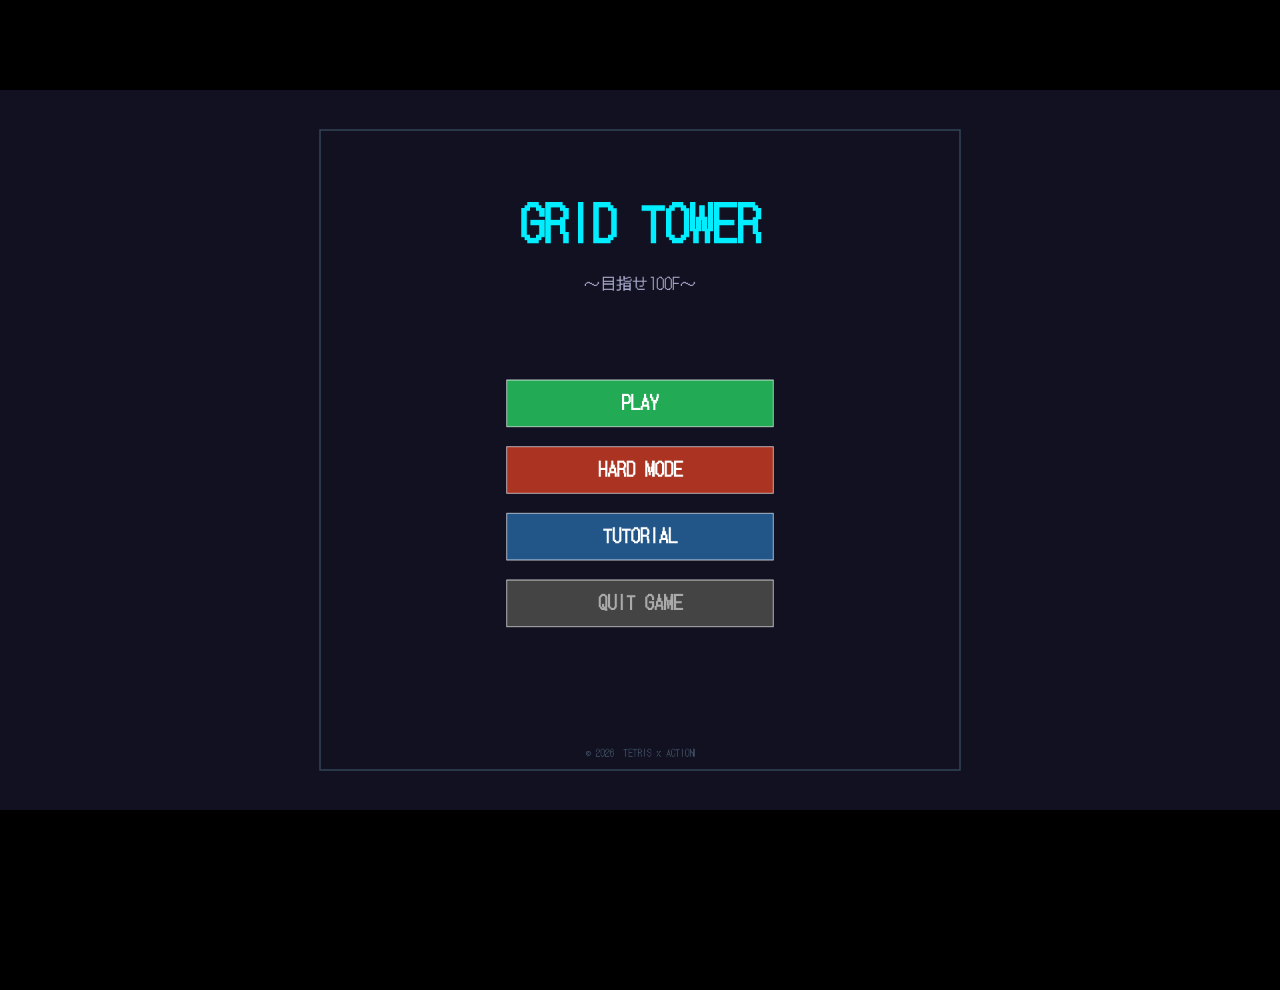
<file: templates/index47-1.html>
<!DOCTYPE html>
<html lang="ja">
<head>
<meta charset="UTF-8">
<meta name="viewport" content="width=device-width, initial-scale=1.0">
<title>GRID TOWER ～目指せ100F～</title>
<link rel="preconnect" href="https://fonts.googleapis.com">
<link rel="preconnect" href="https://fonts.gstatic.com" crossorigin>
<link href="https://fonts.googleapis.com/css2?family=DotGothic16&display=swap" rel="stylesheet">
<style>
  * { margin: 0; padding: 0; box-sizing: border-box; }
  html, body {
    width: 100%; height: 100%;
    background: #000;
    display: flex; align-items: center; justify-content: center;
    overflow: hidden;
    user-select: none;
  }
  #wrapper {
    position: relative;
    width: 1920px; height: 1080px;
  }
  canvas {
    display: block;
    background: #111122;
    cursor: default;
    /* フォントの事前読み込み用 */
    font-family: 'DotGothic16', sans-serif;
  }
</style>
</head>
<body>
<div id="wrapper">
  <canvas id="gameCanvas" width="1920" height="1080"></canvas>
</div>

<script>
// ============================================================
// チュートリアルステップ定義 (tutorial_data.py 相当)
// ============================================================
const TUTORIAL_STEPS = [
  { step: 1, text: "画面の見方を確認しましょう。\n中央がゲームエリア、左パネルにスコアとHP、\n右パネルに現在の階層（FLOOR）が表示されます。", condition_type: "wait_input", allowed_keys: ["f", "ｆ"], highlight: "ui" },
  { step: 2, text: "プレイヤーの移動\n「A」キーで左、「D」キーで右に動かせます。\n実際に左右へ移動してみましょう。", condition_type: "player_move", allowed_keys: ["a", "d"], highlight: "player" },
  { step: 3, text: "ジャンプ\n「W」キーでジャンプします。\nブロックの上に乗ったり、落下を避けるのに使います。", condition_type: "player_jump", allowed_keys: ["a", "d", "w"], highlight: "player" },
  { step: 4, text: "ブロックの左右移動\n「←」「→」キー、またはマウスの左右クリックで\n落下中のブロックを左右に動かせます。", condition_type: "block_move", allowed_keys: ["a", "d", "w", "left", "right"], highlight: "block" },
  { step: 5, text: "ブロックの回転\n「Space」キーを押すとブロックが回転します。\n実際に回転させてみましょう。", condition_type: "block_rotate", allowed_keys: ["a", "d", "w", "left", "right", "space"], highlight: "block" },
  { step: 6, text: "落下速度アップ\n「↓」キーまたはマウスの中クリックを押している間、ブロックが速く落ちます。\n押し続けて速度アップを体験してみましょう。", condition_type: "block_speed", allowed_keys: ["a", "d", "w", "left", "right", "space", "down"], highlight: "block" },
  { step: 7, text: "ハードドロップ\n「↓」キーまたはマウスの中クリックを素早く2回押すと、ブロックが即座に落下・固定されます。\nダブルタップで試してみましょう。", condition_type: "hard_drop", allowed_keys: ["a", "d", "w", "left", "right", "space", "down"], highlight: "block" },
  { step: 8, text: "ラインを消す\n横一列をブロックで埋めるとラインが消え、スコアと階層が上がります。\n最下段の空いている2マスを埋めて、1ライン消去してみましょう。", condition_type: "line_clear", allowed_keys: ["all"], highlight: "none" },
  { step: 9, text: "ビームの回避\n一定周期でプレイヤーを狙うビームが降ってきます。\n画面上部に「WARNING」が出たら、赤い範囲から逃げてください。\nビームを受けずに回避するとクリアです。", condition_type: "beam_evade", allowed_keys: ["all"], highlight: "warning" },
  { step: 10, text: "チュートリアル完了！\n基本操作はすべて習得しました。\nブロックを積み上げて、できるだけ高い階層を目指しましょう！", condition_type: "wait_input", allowed_keys: ["f", "ｆ"], highlight: "none" }
];

// ============================================================
// ブロックデータ (block_data.py 相当)
// ============================================================
const BLOCKS = [
  { shape_id:1, name:"square",  shape:[[0,0],[1,0],[0,1],[1,1]], color:"#ffee00", outline:"#bbaa00" },
  { shape_id:2, name:"I4",      shape:[[0,0],[0,1],[0,2],[0,3]], color:"#00eeff", outline:"#0099bb" },
  { shape_id:3, name:"I3",      shape:[[0,0],[0,1],[0,2]], color:"#55bbff", outline:"#2277bb" },
  { shape_id:4, name:"I2",      shape:[[0,0],[0,1]], color:"#aaddff", outline:"#6699bb" },
  { shape_id:5, name:"skew2",   shape:[[0,0],[1,1]], color:"#77ffaa", outline:"#22bb66" },
  { shape_id:6, name:"T",       shape:[[0,0],[1,0],[2,0],[1,1]], color:"#cc44ff", outline:"#881199" },
  { shape_id:7, name:"L",       shape:[[0,0],[0,1],[0,2],[1,2]], color:"#ff8800", outline:"#bb5500" },
  { shape_id:8, name:"J",       shape:[[1,0],[1,1],[0,2],[1,2]], color:"#4488ff", outline:"#2255bb" },
  { shape_id:9, name:"S",       shape:[[1,0],[2,0],[0,1],[1,1]], color:"#44ff66", outline:"#229944" },
  { shape_id:10,name:"Z",       shape:[[0,0],[1,0],[1,1],[2,1]], color:"#ff3333", outline:"#bb1111" },
  { shape_id:11,name:"stairs",  shape:[[1,0],[0,1],[1,1]], color:"#ff00ff", outline:"#aa00aa" },
  { shape_id:12,name:"concave", shape:[[0,0],[2,0],[0,1],[1,1],[2,1]], color:"#ff9955", outline:"#cc6622" },
  { shape_id:13,name:"T_inv",   shape:[[0,0],[1,0],[2,0],[1,1],[1,2]], color:"#ff6699", outline:"#bb2255" },
  { shape_id:14,name:"cross",   shape:[[1,0],[0,1],[1,1],[2,1],[1,2]], color:"#ffcc00", outline:"#bb8800" },
  { shape_id:15,name:"battan",  shape:[[0,0],[2,0],[1,1],[0,2],[2,2]], color:"#00ffcc", outline:"#00aa88" },
  { shape_id:16,name:"H",       shape:[[0,0],[2,0],[0,1],[2,1]], color:"#ff44aa", outline:"#bb1177" },
  { shape_id:17,name:"O_frame", shape:[[0,0],[1,0],[2,0],[0,1],[2,1],[0,2],[1,2],[2,2]], color:"#ffdd44", outline:"#bb9900" },
  { shape_id:18,name:"one",     shape:[[0,0]], color:"#ffffff", outline:"#aaaaaa" }
];
const RARE_BLOCK_IDS = [12, 13, 14, 15, 16, 17, 18];
const BLOCK_COLOR_MAP = {
  1: {fill:"#887700", outline:"#554400"},
  2: {fill:"#007788", outline:"#004455"},
  3: {fill:"#225588", outline:"#113355"},
  4: {fill:"#556677", outline:"#334455"},
  5: {fill:"#227744", outline:"#114422"},
  6: {fill:"#662288", outline:"#440055"},
  7: {fill:"#884400", outline:"#552200"},
  8: {fill:"#224488", outline:"#112255"},
  9: {fill:"#226633", outline:"#115533"},
  10:{fill:"#881111", outline:"#550000"},
  11:{fill:"#880088", outline:"#550055"},
  12:{fill:"#884422", outline:"#552211"},
  13:{fill:"#883344", outline:"#551122"},
  14:{fill:"#886600", outline:"#554400"},
  15:{fill:"#007755", outline:"#004433"},
  16:{fill:"#882255", outline:"#551133"},
  17:{fill:"#886611", outline:"#554400"},
  18:{fill:"#777777", outline:"#444444"}
};

// ============================================================
// 定数
// ============================================================
const SCREEN_WIDTH  = 1920;
const SCREEN_HEIGHT = 1080;
const GAME_LEFT   = 640;
const GAME_RIGHT  = 1280;
const GAME_TOP    = 40;
const GAME_BOTTOM = 1040;
const GRID_SIZE   = 40;
const MAP_WIDTH   = 16;
const MAP_HEIGHT  = 25;

const GRAVITY    = 0.8;
const JUMP_SPEED = -14.0;
const MOVE_SPEED = 4;
const PUSH_DELAY = 15;
const P_HALF_W   = 15;
const P_HALF_H   = 30;

// ============================================================
// ブロック落下速度の調整用変数
// ============================================================
// FALL_SPEED_SCALE を大きくするほど、ブロックが1マス落ちるまでのフレーム数が増えて
// 「遅く」感じるようになる（1.0が元のPythonコードそのままの値）。
// 例）Python実行時の体感速度に近づけたい場合は 2.0 前後から試すことを推奨。
const FALL_SPEED_SCALE = 1.0;

const BLOCK_FALL_INTERVAL      = Math.round(20 * FALL_SPEED_SCALE);
const BLOCK_FALL_INTERVAL_FAST = Math.max(1, Math.round(2 * FALL_SPEED_SCALE));

// 階層が上がるごとに自然落下を速くするための設定。
// FLOOR_SPEEDUP_STEP_FLOORS 階層進むごとに1フレーム短縮し、
// MIN_BLOCK_FALL_INTERVAL を下限として頭打ちにする。
const MIN_BLOCK_FALL_INTERVAL   = Math.max(1, Math.round(6 * FALL_SPEED_SCALE));
const FLOOR_SPEEDUP_STEP_FLOORS = 2;

const SCORE_PER_LINE           = 100;
const LINES_PER_FLOOR          = 1;

const MAX_HP            = 5;
const INVINCIBLE_FRAMES = 180;

const BEAM_CYCLE       = 1800;
const BEAM_WARNING     = 120;
const BEAM_WIDTH       = 3;
const BEAM_SHOW_FRAMES = 90;

const BLOCK_MOVE_INITIAL_DELAY = 12;
const BLOCK_MOVE_REPEAT_DELAY  = 4;
const COMBO_BUFFER_FRAMES      = 180;
const LINE_CLEAR_INTERVAL      = 6;

// ============================================================
// ボスデータ (boss_data.py 相当)
// ============================================================
const BOSS_CONFIG = {
  10: { name: "10F BOSS", hp_lines: 8, image_path: "assets/boss10.png" }
};

class BossManager {
  constructor() {
    this.savedBlockMap = null;
    this.isBossActive = false;
    this.bossFloor = 10;
    this.bossHp = 0;
    this.cursedBeamActive = false; // 討伐後の呪いビームフラグ
    this.curseTimer = 0;
  }

  // 10F到達時のゲーム状態(二次元配列)をディープコピーで安全に退避
  saveCurrentMap(blockMap) {
    this.savedBlockMap = blockMap.map(row => [...row]);
  }

  // 通常ステージへの復帰時、保存していたblockMapを完全に復元
  restorePreviousMap(state) {
    if (this.savedBlockMap !== null) {
      state.blockMap = this.savedBlockMap.map(row => [...row]);
    }
  }

  // 最下部にランダムに1マスの穴が空いた列を8列生成してセット
  generateBossStage(state) {
    state.blockMap = Array.from({length: MAP_HEIGHT}, () => new Array(MAP_WIDTH).fill(0));
    const startY = MAP_HEIGHT - 8;
    for (let y = startY; y < MAP_HEIGHT; y++) {
      const holeX = Math.floor(Math.random() * MAP_WIDTH);
      const mapValue = 9 * 1000 + state.nextSerial;
      for (let x = 0; x < MAP_WIDTH; x++) {
        if (x !== holeX) state.blockMap[y][x] = mapValue;
      }
      state.nextSerial += 1;
    }
    this.bossHp = BOSS_CONFIG[this.bossFloor].hp_lines;
    this.isBossActive = true;
  }
}
const bossSys = new BossManager();

// ============================================================
// ユーティリティ
// ============================================================
const _ghostColorCache = {};
function darkenColor(hex, factor = 0.25) {
  if (!hex.startsWith("#")) return "#333333";
  if (_ghostColorCache[hex + factor]) return _ghostColorCache[hex + factor];
  let r = parseInt(hex.slice(1,3),16);
  let g = parseInt(hex.slice(3,5),16);
  let b = parseInt(hex.slice(5,7),16);
  r = Math.floor(r * factor); g = Math.floor(g * factor); b = Math.floor(b * factor);
  const result = `#${r.toString(16).padStart(2,'0')}${g.toString(16).padStart(2,'0')}${b.toString(16).padStart(2,'0')}`;
  _ghostColorCache[hex + factor] = result;
  return result;
}

function getOrdinal(n) {
  const v = n % 100;
  if (v >= 11 && v <= 13) return "th";
  switch (n % 10) {
    case 1: return "st";
    case 2: return "nd";
    case 3: return "rd";
    default: return "th";
  }
}

// 10階に達した際、ボス戦前（呪いビーム未発動）であれば進行を10階で頭打ちにする
function capFloorAtBoss(state) {
  if (state.floor >= 10 && !bossSys.cursedBeamActive) state.floor = 10;
}

// 盤面が丸ごと入れ替わる（ボス部屋突入／ボス撃破後の復帰）直前に呼ぶ。
// lineClearQueue に残っている行番号は新しい盤面には対応しないため、
// 詰め処理は行わず、未加算分のスコアだけ確定させてキューを空にする。
function flushLineClearQueue(state, awardScore = true) {
  if (awardScore) state.score += SCORE_PER_LINE * state.lineClearQueue.length;
  state.lineClearQueue = [];
  state.lineClearTimer = 0;
}

function getBeamCycle(floor) {
  if (bossSys.cursedBeamActive) return 1800;
  if (floor < 10) return Infinity;
  // 10Fから5フレームずつ短縮し、150フレームを下限にする（従来は90Fで200固定止まりだった）
  return Math.max(150, 600 - (floor - 10) * 5);
}

// 階層が上がるごとにブロックの自然落下速度を上げる。
// FLOOR_SPEEDUP_STEP_FLOORS階層ごとに1フレーム短縮し、MIN_BLOCK_FALL_INTERVALで頭打ち。
function getFallInterval(floor) {
  const step = Math.floor((Math.max(1, floor) - 1) / FLOOR_SPEEDUP_STEP_FLOORS);
  return Math.max(MIN_BLOCK_FALL_INTERVAL, BLOCK_FALL_INTERVAL - step);
}

// ============================================================
// シーン管理
// ============================================================
let scene = "title";
let prevScene = "game";
let _btnRects = {};

// ============================================================
// クラス定義
// ============================================================
class TutorialState {
  constructor() { this.reset(); }
  currentStepData() {
    return this.stepIdx < TUTORIAL_STEPS.length ? TUTORIAL_STEPS[this.stepIdx] : null;
  }
  // STEP1〜3の間は落下ブロックの更新・表示を止める
  isBlockFrozen() {
    const stepData = this.currentStepData();
    if (!stepData) return false;
    return stepData.step <= 3;
  }
  // どのステップも、入ってきた直後は「FキーでOK」されるまでゲーム全体を一時停止する
  isWaitingForAck() {
    const stepData = this.currentStepData();
    if (!stepData) return false;
    return !this.started;
  }
  reset() {
    this.stepIdx = 0; this.isCleared = false; this.flags = {};
    this.initialVal = 0; this.stepTimer = 0; this._needsSetup = true; this.blockIndex = 0;
    this.started = false;
  }
  advance() {
    this.stepIdx += 1; this.isCleared = false; this.flags = {};
    this.initialVal = 0; this.stepTimer = 0; this._needsSetup = true;
    this.started = false;
  }
  setCleared() { this.isCleared = true; }
}

function tutSetupStep(tutState, state, player, fb, beam = null) {
  tutState._needsSetup = false;
  const stepData = tutState.currentStepData();
  if (!stepData) return;
  const stepNum = stepData.step;
  if (stepNum === 2) tutState.initialVal = player.x;
  else if (stepNum === 4) tutState.initialVal = fb.x;
  else if (stepNum === 8) {
    tutState.initialVal = state.score;
    const lastRow = MAP_HEIGHT - 1;
    for (let y = 0; y < MAP_HEIGHT; y++) for (let x = 0; x < MAP_WIDTH; x++) state.blockMap[y][x] = 0;
    for (let x = 0; x < MAP_WIDTH; x++) state.blockMap[lastRow][x] = 1001;
    state.blockMap[lastRow][Math.floor(MAP_WIDTH / 2)] = 0;
    state.blockMap[lastRow][Math.floor(MAP_WIDTH / 2) - 1] = 0;
  } else if (stepNum === 9) {
    tutState.initialVal = player.hp;
    if (beam !== null) { beam.phase = "wait"; beam.timer = BEAM_CYCLE - BEAM_WARNING - 60; }
  }
}

function tutCheckStepCondition(tutState, state, player, fb, beam) {
  tutState.stepTimer += 1;
  if (tutState.isCleared) return;
  const stepData = tutState.currentStepData();
  if (!stepData) return;
  const ctype = stepData.condition_type;
  if (ctype === "wait_input") {
    // 【仕様変更】自動クリアは廃止。プレイヤーが「F」キーを押した時点で
    // keydown ハンドラ側から setCleared() が呼ばれてクリア扱いになる。
  } else if (ctype === "player_move") {
    if (Math.abs(player.x - tutState.initialVal) > 80) tutState.setCleared();
  } else if (ctype === "player_jump") {
    if (tutState.flags.jumped) tutState.setCleared();
  } else if (ctype === "block_move") {
    if (Math.abs(fb.x - tutState.initialVal) > 0) tutState.setCleared();
  } else if (ctype === "block_rotate") {
    if (tutState.flags.rotated) tutState.setCleared();
  } else if (ctype === "block_speed") {
    if (tutState.flags.down_pressed) tutState.setCleared();
  } else if (ctype === "hard_drop") {
    if (tutState.flags.hard_dropped) tutState.setCleared();
  } else if (ctype === "line_clear") {
    if (state.score > tutState.initialVal) tutState.setCleared();
  } else if (ctype === "beam_evade") {
    if (tutState.flags.beam_fired && player.hp >= tutState.initialVal) tutState.setCleared();
    else if (player.hp < tutState.initialVal) { tutState.flags.beam_fired = false; tutState.initialVal = player.hp; }
  }
}

class GameState {
  constructor() {
    this.blockMap = Array.from({length: MAP_HEIGHT}, () => new Array(MAP_WIDTH).fill(0));
    this.nextSerial = 1;
    this.blockCount = 0;
    this.rareCountdown = Math.floor(Math.random() * 5) + 28;
    this.keyStates = { w:false, a:false, s:false, d:false, space:false, down:false };
    this.lastHkey = "";
    this.score = 0;
    this.floor = 1;
    this.floorLines = 0;
    this.downPressCount = 0;
    this.downDoubleTapTimer = 0;
    
    // Combo & Push System
    this.comboTotalLines = 0;
    this.comboCount = 0;
    this.comboBlocks = 0;
    this.pendingComboBlocks = 0;
    this.comboTimer = 0;
    this.comboEverActivated = false;
    this.gravityTimer = 0;
    this.pushedBlockIds = new Set();
    this.pushGravityTimer = 0;
    this.lineClearQueue = [];
    this.lineClearTimer = 0;
    this.nextBlockData = null;
    
    // 背景アニメーション用
    this.notifiedFloor = 1;
    this.bgAnim = { active: false, y: 0, text: "", color: "" };
  }
  
  getBlockCache() {
    let cache = {};
    for (let y = 0; y < MAP_HEIGHT; y++) {
      for (let x = 0; x < MAP_WIDTH; x++) {
        let bid = this.blockMap[y][x];
        if (bid >= 1) {
          if (!cache[bid]) cache[bid] = [];
          cache[bid].push([x, y]);
        }
      }
    }
    return cache;
  }
}

class Player {
  constructor() {
    this.x = Math.floor((GAME_LEFT + GAME_RIGHT) / 2);
    this.y = GAME_BOTTOM - 20;
    this.vx = 0;
    this.vy = 0;
    this.isGrounded = false;
    this.pushTimerL = 0;
    this.pushTimerR = 0;
    this.hp = MAX_HP;
    this.invincible = 0;
    this.blinkVisible = true;
  }
}

class BeamState {
  constructor() {
    this.timer = 0; this.col = 0; this.showTimer = 0; this.phase = "wait"; this.blinkOn = true;
  }
}

class BlockMoveState {
  constructor() {
    this.leftHeld = false; this.rightHeld = false; this.holdFrames = 0; this.repeatAcc = 0;
  }
}

class FallingBlock {
  constructor() {
    this.x = 0; this.y = 0; this.timer = 0;
    this.shapeId = 1; this.shape = [];
    this.color = "#ffdd00"; this.outline = "#cc9900";
    this.spawnBlock(new GameState(), null, true, false);
  }

  _pickBlockData(state, isTutorial, tutState) {
    if (isTutorial && tutState !== null) {
      let normal = BLOCKS.filter(b => !RARE_BLOCK_IDS.includes(b.shape_id));
      if (normal.length === 0) normal = BLOCKS;
      return normal[tutState.blockIndex % normal.length];
    } else {
      if (RARE_BLOCK_IDS.length > 0 && state.rareCountdown <= 0) {
        const rareId = RARE_BLOCK_IDS[Math.floor(Math.random() * RARE_BLOCK_IDS.length)];
        return BLOCKS.find(b => b.shape_id === rareId);
      } else {
        const normal = BLOCKS.filter(b => !RARE_BLOCK_IDS.includes(b.shape_id));
        return normal.length > 0 ? normal[Math.floor(Math.random() * normal.length)] : BLOCKS[0];
      }
    }
  }

  spawnBlock(state, tutState = null, isInit = false, isTutorial = false) {
    if (!isInit) {
      state.blockCount += 1;
      state.rareCountdown -= 1;
    }
    if (!state.nextBlockData) {
      state.nextBlockData = this._pickBlockData(state, isTutorial, tutState);
    }
    
    let data;
    if (isTutorial && tutState !== null) {
      let normal = BLOCKS.filter(b => !RARE_BLOCK_IDS.includes(b.shape_id));
      if (normal.length === 0) normal = BLOCKS;
      data = normal[tutState.blockIndex % normal.length];
      tutState.blockIndex += 1;
    } else {
      data = state.nextBlockData;
    }

    // 次の予告ブロックを、カウントダウンをリセットする"前"に決定する。
    // (以前はここでリセットしてからpickしていたため、rareCountdown<=0の瞬間の抽選が
    //  常にリセット後のプラス値で行われてしまい、レアブロックが実質的に一切出現しないバグがあった)
    state.nextBlockData = this._pickBlockData(state, isTutorial, tutState);

    if (!isTutorial && RARE_BLOCK_IDS.length > 0 && state.rareCountdown <= 0) {
      state.rareCountdown = Math.floor(Math.random() * 5) + 28;
    }

    this.shapeId = data.shape_id;
    this.shape = data.shape.map(([dx,dy]) => [dx,dy]);
    this.color = data.color;
    this.outline = data.outline;
    const maxDx = Math.max(...this.shape.map(([dx]) => dx));
    
    if (isTutorial) this.x = Math.floor((MAP_WIDTH - maxDx) / 2);
    else this.x = Math.floor(Math.random() * (MAP_WIDTH - maxDx - 2)) + 1;
    
    this.y = 0; this.timer = 0;
  }

  getCells() { return this.shape.map(([dx,dy]) => [this.x + dx, this.y + dy]); }

  getGhostCells(state) {
    let ghostY = this.y;
    while (!checkCollision(state, this, this.x, ghostY + 1)) ghostY++;
    if (ghostY === this.y) return [];
    return this.shape.map(([dx,dy]) => [this.x + dx, ghostY + dy]);
  }

  rotateLeft(state) {
    let ns = this.shape.map(([dx,dy]) => [dy, -dx]);
    const minX = Math.min(...ns.map(([dx]) => dx)), minY = Math.min(...ns.map(([,dy]) => dy));
    ns = ns.map(([dx,dy]) => [dx - minX, dy - minY]);
    if (!this._collides(state, ns)) this.shape = ns;
  }

  _collides(state, shape) {
    for (const [dx,dy] of shape) {
      const tx = this.x + dx, ty = this.y + dy;
      if (tx < 0 || tx >= MAP_WIDTH) return true;
      if (ty >= MAP_HEIGHT) return true;
      if (ty >= 0 && ty < MAP_HEIGHT && state.blockMap[ty][tx] >= 1) return true;
    }
    return false;
  }
}

// ============================================================
// ゲームロジック
// ============================================================
function checkCollision(state, fb, nx, ny) {
  for (const [dx,dy] of fb.shape) {
    const tx = nx + dx, ty = ny + dy;
    if (tx < 0 || tx >= MAP_WIDTH || ty >= MAP_HEIGHT) return true;
    if (ty >= 0 && ty < MAP_HEIGHT && state.blockMap[ty][tx] >= 1) return true;
  }
  return false;
}

function lockBlock(state, fb) {
  const mapValue = fb.shapeId * 1000 + state.nextSerial;
  for (const [gx,gy] of fb.getCells()) {
    if (gx >= 0 && gx < MAP_WIDTH && gy >= 0 && gy < MAP_HEIGHT) state.blockMap[gy][gx] = mapValue;
  }
  state.nextSerial += 1;
}

function checkLineClear(state, countCombo = true) {
  let existingRows = new Set(state.lineClearQueue);
  let newFullRows = [];
  for (let y = MAP_HEIGHT - 1; y >= 0; y--) {
    if (!state.blockMap[y].includes(0) && !existingRows.has(y)) {
      newFullRows.push(y);
    }
  }
  if (newFullRows.length === 0) return;

  if (countCombo) {
    let lines = newFullRows.length;
    if (state.comboTimer <= 0) state.comboTotalLines = 0;
    state.comboTotalLines += lines;
    let prevCount = state.comboCount;
    state.comboCount = state.comboTotalLines - 1;
    state.comboTimer = COMBO_BUFFER_FRAMES;

    const addedCombos = state.comboCount - prevCount;
    if (addedCombos > 0) {
      state.comboEverActivated = true;
      state.pendingComboBlocks += addedCombos;
    }
    let prevBonus = Math.floor(Math.max(prevCount - 1, 0) / 4);
    let newBonus = Math.floor(Math.max(state.comboCount - 1, 0) / 4);
    if (!bossSys.isBossActive) {
      if (newBonus > prevBonus) state.floor += (newBonus - prevBonus);
      capFloorAtBoss(state);
    }
  }
  for (let row of newFullRows) state.lineClearQueue.push(row);
}

function enqueueNewFullRows(state) {
  let existingRows = new Set(state.lineClearQueue);
  for (let y = MAP_HEIGHT - 1; y >= 0; y--) {
    if (!state.blockMap[y].includes(0) && !existingRows.has(y)) {
      state.lineClearQueue.push(y);
    }
  }
}

function processLineClearQueue(state) {
  if (state.lineClearQueue.length === 0) return;
  state.lineClearTimer += 1;
  if (state.lineClearTimer < LINE_CLEAR_INTERVAL) return;
  state.lineClearTimer = 0;

  let row = state.lineClearQueue.shift();
  if (state.blockMap[row].includes(0)) {
    enqueueNewFullRows(state);
    return;
  }

  for (let ty = row; ty > 0; ty--) state.blockMap[ty] = [...state.blockMap[ty - 1]];
  state.blockMap[0] = new Array(MAP_WIDTH).fill(0);
  state.score += SCORE_PER_LINE;

  if (bossSys.isBossActive) {
    bossSys.bossHp -= 1;
    if (bossSys.bossHp <= 0) {
      bossSys.isBossActive = false;
      scene = "game";
      player.hp = MAX_HP;

      teleportPlayer(player);
      player.invincible = INVINCIBLE_FRAMES;
      beam.phase = "wait";
      beam.timer = 0;

      bossSys.restorePreviousMap(state);
      bossSys.cursedBeamActive = true;
      state.floor = 11;
      state.floorLines = 0;
      state.notifiedFloor = 11;

      // ボス部屋側で残っていたキューは復元後の盤面に対応しないため破棄する
      // （得点は各行の消去時に加算済みのため、ここではスコア加算しない）
      flushLineClearQueue(state, false);
    }
  } else {
    state.floorLines += 1;
    if (state.floorLines >= LINES_PER_FLOOR) {
      state.floor += 1; state.floorLines = 0;
      capFloorAtBoss(state);
    }
  }

  state.lineClearQueue = state.lineClearQueue.map(r => r < row ? r - 1 : r);
  enqueueNewFullRows(state);
}

// cells が空になった（あるいはこれから空く）ことで、真上のセルにある
// 別のブロックの支えが外れる場合、そのブロックIDの集合を返す。
// 列ごとに最も上（cy最小）のセルだけを見れば、その真上の状態がわかる。
function findUnsupportedBlocksAbove(state, cells, excludeId = null) {
  const topCells = {};
  for (const [cx, cy] of cells) {
    if (!(cx in topCells) || cy < topCells[cx]) topCells[cx] = cy;
  }
  const foundIds = new Set();
  for (const cx in topCells) {
    const cy = topCells[cx];
    const ay = cy - 1;
    if (ay < 0) continue;
    const aboveId = state.blockMap[ay][cx];
    if (aboveId >= 1 && aboveId !== excludeId) foundIds.add(aboveId);
  }
  return foundIds;
}

function applyGravityPushOnly(state, fb) {
  if (state.pushedBlockIds.size === 0) return;
  state.pushGravityTimer += 1;
  const interval = state.keyStates.down ? BLOCK_FALL_INTERVAL_FAST : BLOCK_FALL_INTERVAL;
  if (state.pushGravityTimer < interval) return;
  state.pushGravityTimer = 0;

  const fbCells = new Set(fb.getCells().map(c => `${c[0]},${c[1]}`));
  const blockCache = state.getBlockCache();
  
  let existingIds = new Set();
  state.pushedBlockIds.forEach(id => { if(blockCache[id]) existingIds.add(id); });
  state.pushedBlockIds = existingIds;
  if (state.pushedBlockIds.size === 0) return;

  let settledIds = new Set();
  let sortedIds = Array.from(state.pushedBlockIds).sort((a,b)=>a-b);
  
  for (let blockId of sortedIds) {
    let cells = blockCache[blockId];
    let canDrop = true;
    for (let [cx, cy] of cells) {
      let ny = cy + 1;
      if (ny >= MAP_HEIGHT) { canDrop = false; break; }
      if ((state.blockMap[ny][cx] >= 1 && state.blockMap[ny][cx] !== blockId) || fbCells.has(`${cx},${ny}`)) {
        canDrop = false; break;
      }
    }
    if (canDrop && cells.length > 0) {
      cells.sort((a,b) => b[1] - a[1]).forEach(([cx, cy]) => {
        state.blockMap[cy + 1][cx] = blockId;
        state.blockMap[cy][cx] = 0;
      });
    } else {
      settledIds.add(blockId);
    }
  }

  // 実際に1マス落下できたブロックIDを算出
  const movedIds = new Set(Array.from(state.pushedBlockIds).filter(id => !settledIds.has(id)));

  // 落下によって空いたセルの真上に別のブロックが乗っていた場合、
  // そのブロックも連鎖的に pushedBlockIds に追加して追従落下させる
  // （バグ修正②：設置後のブロックを移動後、上に居たブロックが落ちないバグ）
  const chainIds = new Set();
  movedIds.forEach(blockId => {
    const cells = blockCache[blockId] || [];
    findUnsupportedBlocksAbove(state, cells, blockId).forEach(id => chainIds.add(id));
  });
  chainIds.forEach(id => state.pushedBlockIds.add(id));

  settledIds.forEach(id => state.pushedBlockIds.delete(id));

  if (movedIds.size > 0) {
    // バグ修正①：押されたブロックが実際に落下した場合、落下中ブロックの
    // 落下タイマーを満了状態にして、次フレームで updateFallingBlock による
    // 正しい衝突判定・追従落下が即座に行われるようにする
    // （落下後ブロックと落下中ブロックが空中で固定されるバグの修正）
    fb.timer = interval;
  }

  if (settledIds.size > 0) checkLineClear(state, true);
}

function useComboBlock(state, fb) {
  if (state.comboBlocks <= 0) return;
  for (let targetGaps = 1; targetGaps < MAP_WIDTH; targetGaps++) {
    for (let y = MAP_HEIGHT - 1; y >= 0; y--) {
      let emptyCols = [];
      for(let x=0; x<MAP_WIDTH; x++) if(state.blockMap[y][x] === 0) emptyCols.push(x);
      if (emptyCols.length === targetGaps) {
        let placeX = emptyCols[Math.floor(emptyCols.length / 2)];
        let mapValue = 1 * 1000 + state.nextSerial;
        state.blockMap[y][placeX] = mapValue;
        state.nextSerial += 1;
        state.comboBlocks -= 1;
        checkLineClear(state, false);
        return;
      }
    }
  }
}

function teleportPlayer(player) {
  player.x = Math.floor((GAME_LEFT + GAME_RIGHT) / 2);
  player.y = GAME_TOP + 100; player.vy = 0; player.isGrounded = false;
}

function checkCrush(state, fb, player) {
  if (player.invincible > 0 || !player.isGrounded) return;
  const headGy = Math.floor((player.y - P_HALF_H - GAME_TOP) / GRID_SIZE);
  const lx = Math.floor((player.x - (P_HALF_W - 2) - GAME_LEFT) / GRID_SIZE);
  const rx = Math.floor((player.x + (P_HALF_W - 2) - GAME_LEFT) / GRID_SIZE);
  const fbCells = new Set(fb.getCells().map(([x,y]) => `${x},${y}`));
  for (const cx of [lx, rx]) {
    if (cx < 0 || cx >= MAP_WIDTH) continue;
    if (fbCells.has(`${cx},${headGy}`) || (headGy >= 0 && headGy < MAP_HEIGHT && state.blockMap[headGy][cx] >= 1)) {
      player.hp = Math.max(0, player.hp - 1);
      player.invincible = INVINCIBLE_FRAMES;
      if (player.hp <= 0) scene = "gameover"; else teleportPlayer(player);
      break;
    }
  }
}

function checkCrushHarddrop(state, player) {
  if (player.invincible > 0) return;
  const checkXs = [
    Math.floor((player.x - (P_HALF_W - 2) - GAME_LEFT) / GRID_SIZE),
    Math.floor((player.x + (P_HALF_W - 2) - GAME_LEFT) / GRID_SIZE)
  ];
  const checkYs = [
    Math.floor((player.y - (P_HALF_H - 2) - GAME_TOP) / GRID_SIZE),
    Math.floor((player.y + (P_HALF_H - 2) - GAME_TOP) / GRID_SIZE)
  ];
  for (const cy of checkYs) for (const cx of checkXs) {
    if (cx < 0 || cx >= MAP_WIDTH || cy < 0 || cy >= MAP_HEIGHT) continue;
    if (state.blockMap[cy][cx] >= 1) {
      player.hp = Math.max(0, player.hp - 1);
      player.invincible = INVINCIBLE_FRAMES;
      if (player.hp <= 0) scene = "gameover"; else teleportPlayer(player);
      return;
    }
  }
}

function updateBeam(beam, player, forcedCycle = null) {
  const currentCycle = forcedCycle !== null ? forcedCycle : getBeamCycle(state.floor);
  if (currentCycle === Infinity && !bossSys.isBossActive) {
    beam.timer = 0; beam.phase = "wait"; return;
  }

  let cycle = currentCycle;
  if (bossSys.isBossActive && !bossSys.cursedBeamActive) cycle = 600;

  beam.timer += 1;
  if (beam.phase === "wait" && beam.timer >= cycle - BEAM_WARNING) {
    beam.phase = "warning";
    const pGx = Math.floor((player.x - GAME_LEFT) / GRID_SIZE);
    beam.col = Math.max(0, Math.min(MAP_WIDTH - BEAM_WIDTH, pGx - Math.floor(BEAM_WIDTH / 2)));
  }
  if (beam.phase === "warning") beam.blinkOn = (Math.floor(beam.timer / 8) % 2 === 0);
  if (beam.phase === "warning" && beam.timer >= cycle) {
    beam.phase = "firing"; beam.showTimer = BEAM_SHOW_FRAMES; beam.timer = 0;
  }
  if (beam.phase === "firing") {
    beam.showTimer -= 1;
    if (player.invincible === 0) {
      const pGx = Math.floor((player.x - GAME_LEFT) / GRID_SIZE);
      if (beam.col <= pGx && pGx < beam.col + BEAM_WIDTH) {
        player.hp = Math.max(0, player.hp - 1); player.invincible = INVINCIBLE_FRAMES;
        if (player.hp <= 0) scene = "gameover"; else teleportPlayer(player);
      }
    }
    if (beam.showTimer <= 0) beam.phase = "wait";
  }
}

function updateBlockMove(state, fb, bms) {
  if (bms.leftHeld === bms.rightHeld) { bms.holdFrames = 0; bms.repeatAcc = 0; return; }
  const dir = bms.leftHeld ? -1 : 1;
  if (bms.holdFrames === 0 || (bms.holdFrames >= BLOCK_MOVE_INITIAL_DELAY && ++bms.repeatAcc >= BLOCK_MOVE_REPEAT_DELAY)) {
    if (bms.holdFrames > 0) bms.repeatAcc = 0;
    if (!checkCollision(state, fb, fb.x + dir, fb.y)) fb.x += dir;
  }
  bms.holdFrames += 1;
}

function updateFallingBlock(state, fb, isTutorial = false, tutState = null) {
  const interval = state.keyStates.down ? BLOCK_FALL_INTERVAL_FAST : getFallInterval(state.floor);
  fb.timer += 1;
  if (fb.timer < interval) return;
  fb.timer = 0;
  if (!checkCollision(state, fb, fb.x, fb.y + 1)) fb.y += 1;
  else {
    lockBlock(state, fb);
    fb.spawnBlock(state, tutState, false, isTutorial);
    checkLineClear(state, true);
  }
}

function isSolidAll(state, fb, gx, gy) {
  if (gx < 0 || gx >= MAP_WIDTH || gy < 0 || gy >= MAP_HEIGHT) return false;
  if (state.blockMap[gy][gx] >= 1) return true;
  for (const [fx,fy] of fb.getCells()) if (fx === gx && fy === gy) return true;
  return false;
}

function updatePlayer(state, fb, player) {
  const ks = state.keyStates;
  player.vx = 0;
  if (ks.a && ks.d) player.vx = (state.lastHkey === "a") ? -MOVE_SPEED : MOVE_SPEED;
  else if (ks.a) player.vx = -MOVE_SPEED;
  else if (ks.d) player.vx = MOVE_SPEED;

  const upperY = Math.floor((player.y - (P_HALF_H - 1) - GAME_TOP) / GRID_SIZE);
  const lowerY = Math.floor((player.y + (P_HALF_H - 1) - GAME_TOP) / GRID_SIZE);
  const nextLx = Math.floor((player.x + player.vx - (P_HALF_W - 1) - GAME_LEFT) / GRID_SIZE);
  const nextRx = Math.floor((player.x + player.vx + (P_HALF_W - 1) - GAME_LEFT) / GRID_SIZE);

  let hittingBlock = false;
  let blockCache = null;

  for (const gridY of [upperY, lowerY]) {
    if (gridY < 0 || gridY >= MAP_HEIGHT) continue;
    
    if (player.vx < 0 && nextLx >= 0 && nextLx < MAP_WIDTH && state.blockMap[gridY][nextLx] >= 1) {
      hittingBlock = true;
      const targetId = state.blockMap[gridY][nextLx];
      if (!blockCache) blockCache = state.getBlockCache();
      const cells = blockCache[targetId] || [];
      const canPush = cells.every(([cx,cy]) => cx - 1 >= 0 && (state.blockMap[cy][cx-1] === 0 || state.blockMap[cy][cx-1] === targetId));
      player.pushTimerR = 0;
      if (canPush) {
        player.pushTimerL += 1;
        if (player.pushTimerL >= PUSH_DELAY) {
          cells.sort((a,b) => a[0]-b[0]).forEach(([cx,cy]) => { state.blockMap[cy][cx-1] = targetId; state.blockMap[cy][cx] = 0; });
          player.pushTimerL = 0; state.pushedBlockIds.add(targetId);
          // 押した結果、真上に乗っていたブロックの支えが外れた場合は連鎖的に落下対象へ追加
          findUnsupportedBlocksAbove(state, cells, targetId).forEach(id => state.pushedBlockIds.add(id));
          state.pushGravityTimer = 0;
        } else player.vx = 0;
      } else player.vx = 0;
      break;
    }
    
    if (player.vx > 0 && nextRx >= 0 && nextRx < MAP_WIDTH && state.blockMap[gridY][nextRx] >= 1) {
      hittingBlock = true;
      const targetId = state.blockMap[gridY][nextRx];
      if (!blockCache) blockCache = state.getBlockCache();
      const cells = blockCache[targetId] || [];
      const canPush = cells.every(([cx,cy]) => cx + 1 < MAP_WIDTH && (state.blockMap[cy][cx+1] === 0 || state.blockMap[cy][cx+1] === targetId));
      player.pushTimerL = 0;
      if (canPush) {
        player.pushTimerR += 1;
        if (player.pushTimerR >= PUSH_DELAY) {
          cells.sort((a,b) => b[0]-a[0]).forEach(([cx,cy]) => { state.blockMap[cy][cx+1] = targetId; state.blockMap[cy][cx] = 0; });
          player.pushTimerR = 0; state.pushedBlockIds.add(targetId);
          // 押した結果、真上に乗っていたブロックの支えが外れた場合は連鎖的に落下対象へ追加
          findUnsupportedBlocksAbove(state, cells, targetId).forEach(id => state.pushedBlockIds.add(id));
          state.pushGravityTimer = 0;
        } else player.vx = 0;
      } else player.vx = 0;
      break;
    }
  }

  player.x += player.vx;
  if (!hittingBlock) { player.pushTimerL = 0; player.pushTimerR = 0; }
  player.x = Math.max(GAME_LEFT + P_HALF_W, Math.min(GAME_RIGHT - P_HALF_W, player.x));

  if (!player.isGrounded) player.vy += GRAVITY;
  else { player.vy = 0; if (ks.w) { player.vy = JUMP_SPEED; player.isGrounded = false; } }

  player.y += player.vy;
  player.isGrounded = false;

  const lfootX = Math.floor((player.x - (P_HALF_W - 2) - GAME_LEFT) / GRID_SIZE);
  const rfootX = Math.floor((player.x + (P_HALF_W - 2) - GAME_LEFT) / GRID_SIZE);
  const headGy = Math.floor((player.y - P_HALF_H - GAME_TOP) / GRID_SIZE);
  const footGy = Math.floor((player.y + P_HALF_H - GAME_TOP) / GRID_SIZE);

  for (const cx of [lfootX, rfootX]) {
    if (cx < 0 || cx >= MAP_WIDTH) continue;
    if (player.vy >= 0 && footGy >= 0 && footGy < MAP_HEIGHT && isSolidAll(state, fb, cx, footGy)) {
      player.y = footGy * GRID_SIZE + GAME_TOP - P_HALF_H; player.isGrounded = true; break;
    }
    if (player.vy < 0 && headGy >= 0 && headGy < MAP_HEIGHT && isSolidAll(state, fb, cx, headGy)) {
      player.y = (headGy + 1) * GRID_SIZE + GAME_TOP + P_HALF_H; player.vy = 0; break;
    }
  }
  if (player.y > GAME_BOTTOM - P_HALF_H) { player.y = GAME_BOTTOM - P_HALF_H; player.isGrounded = true; }

  if (player.invincible > 0) {
    player.invincible -= 1; player.blinkVisible = (Math.floor(player.invincible / 6) % 2 === 0);
  } else player.blinkVisible = true;
}

// ============================================================
// 描画関数
// ============================================================
function drawNextBlock(ctx, state) {
  if (!state.nextBlockData) return;
  const mapLeftX = GAME_RIGHT + 80; const mapRightX = SCREEN_WIDTH - 80;
  const centerX = Math.floor((mapLeftX + mapRightX) / 2);
  const areaTop = GAME_TOP + 20; const areaH = 180;

  ctx.fillStyle = "#aaaaaa"; ctx.font = "bold 18px 'DotGothic16', sans-serif"; ctx.textAlign = "center";
  ctx.fillText("NEXT", centerX, areaTop + 35);

  const ndata = state.nextBlockData;
  const cellSize = 32;
  const minDx = Math.min(...ndata.shape.map(([dx]) => dx));
  const minDy = Math.min(...ndata.shape.map(([,dy]) => dy));
  const maxDx = Math.max(...ndata.shape.map(([dx]) => dx));
  const maxDy = Math.max(...ndata.shape.map(([,dy]) => dy));
  const blockW = (maxDx - minDx + 1) * cellSize;
  const blockH = (maxDy - minDy + 1) * cellSize;

  const originX = centerX - blockW / 2 - minDx * cellSize;
  const originY = areaTop + 50 + (areaH - 50 - blockH) / 2 - minDy * cellSize;

  for (const [dx, dy] of ndata.shape) {
    ctx.fillStyle = ndata.color;
    ctx.fillRect(originX + dx * cellSize, originY + dy * cellSize, cellSize, cellSize);
    ctx.strokeStyle = ndata.outline; ctx.lineWidth = 1;
    ctx.strokeRect(originX + dx * cellSize, originY + dy * cellSize, cellSize, cellSize);
  }

  ctx.strokeStyle = "#555555"; ctx.lineWidth = 1;
  ctx.strokeRect(mapLeftX, areaTop, mapRightX - mapLeftX, areaH);

  if (scene === "boss_10f") {
    const placeholderTop = areaTop + areaH + 40;
    ctx.fillStyle = "#222233";
    ctx.fillRect(mapLeftX, placeholderTop, mapRightX - mapLeftX, 300);
    ctx.strokeStyle = "red"; ctx.lineWidth = 2;
    ctx.strokeRect(mapLeftX, placeholderTop, mapRightX - mapLeftX, 300);
    ctx.fillStyle = "white"; ctx.font = "bold 14px 'DotGothic16', sans-serif"; ctx.textAlign = "center";
    ctx.fillText("[ BOSS STANDING IMAGE ]", centerX, placeholderTop + 145);
    ctx.fillText("(assets/boss10.png)", centerX, placeholderTop + 170);
  }
}

function drawGame(ctx, state, fb, player, beam, hideFallingBlock = false, forceBeamActive = false) {
  
  // 背景アニメーションの描画（グリッド線のさらに奥）
  if (state.bgAnim && state.bgAnim.active) {
    ctx.save();
    ctx.beginPath();
    ctx.rect(GAME_LEFT, GAME_TOP, GAME_RIGHT - GAME_LEFT, GAME_BOTTOM - GAME_TOP);
    ctx.clip(); // ゲームエリア内にのみ描画
    ctx.fillStyle = state.bgAnim.color;
    // ドットフォントを指定し、巨大な文字に設定
    ctx.font = "bold 130px 'DotGothic16', 'MS Gothic', sans-serif";
    ctx.textAlign = "center";
    ctx.textBaseline = "middle";
    ctx.fillText(state.bgAnim.text, (GAME_LEFT + GAME_RIGHT) / 2, state.bgAnim.y);
    ctx.restore();
  }

  // グリッド線の描画
  ctx.strokeStyle = "#333333"; ctx.lineWidth = 1; ctx.setLineDash([8, 10]);
  for (let gx = 0; gx <= MAP_WIDTH; gx++) {
    const x = GAME_LEFT + gx * GRID_SIZE;
    ctx.beginPath(); ctx.moveTo(x, GAME_TOP); ctx.lineTo(x, GAME_BOTTOM); ctx.stroke();
  }
  for (let gy = 0; gy <= MAP_HEIGHT; gy++) {
    const y = GAME_TOP + gy * GRID_SIZE;
    ctx.beginPath(); ctx.moveTo(GAME_LEFT, y); ctx.lineTo(GAME_RIGHT, y); ctx.stroke();
  }
  ctx.setLineDash([]);

  let currentCycle = getBeamCycle(state.floor);
  if (scene === "boss_10f") currentCycle = 1800;

  if (forceBeamActive || currentCycle !== Infinity || bossSys.isBossActive) {
    if (beam.phase === "warning" && beam.blinkOn) {
      ctx.fillStyle = "#550000";
      ctx.fillRect(GAME_LEFT + beam.col * GRID_SIZE, GAME_TOP, BEAM_WIDTH * GRID_SIZE, GAME_BOTTOM - GAME_TOP);
    }
    if (beam.phase === "firing") {
      const bx = GAME_LEFT + beam.col * GRID_SIZE;
      ctx.fillStyle = "#ff2200";
      ctx.fillRect(bx, GAME_TOP, BEAM_WIDTH * GRID_SIZE, GAME_BOTTOM - GAME_TOP);
      ctx.fillStyle = "#ffffff";
      ctx.fillRect(bx + 4, GAME_TOP, BEAM_WIDTH * GRID_SIZE - 8, GAME_BOTTOM - GAME_TOP);
    }
  }

  // ブロック描画
  for (let y = 0; y < MAP_HEIGHT; y++) {
    for (let x = 0; x < MAP_WIDTH; x++) {
      const val = state.blockMap[y][x];
      if (val >= 1) {
        const shapeId = Math.floor(val / 1000);
        // shape_id 9 はボス盤面ブロック専用IDとして流用されるため、常にグレーで描画する
        const col = shapeId === 9 ? { fill:"gray", outline:"#444444" } : (BLOCK_COLOR_MAP[shapeId] || { fill:"#888888", outline:"#444444" });
        ctx.fillStyle = col.fill;
        ctx.fillRect(GAME_LEFT + x * GRID_SIZE, GAME_TOP + y * GRID_SIZE, GRID_SIZE, GRID_SIZE);
        ctx.strokeStyle = col.outline; ctx.lineWidth = 1;
        ctx.strokeRect(GAME_LEFT + x * GRID_SIZE, GAME_TOP + y * GRID_SIZE, GRID_SIZE, GRID_SIZE);
      }
    }
  }

  if (!hideFallingBlock) {
    const ghostCells = fb.getGhostCells(state);
    if (ghostCells.length > 0) {
      const ghostFill = darkenColor(fb.color, 0.28);
      const ghostOutline = darkenColor(fb.outline || fb.color, 0.45);
      const fbCellSet = new Set(fb.getCells().map(([x,y]) => `${x},${y}`));
      for (const [gx,gy] of ghostCells) {
        if (fbCellSet.has(`${gx},${gy}`)) continue;
        ctx.fillStyle = ghostFill;
        ctx.fillRect(GAME_LEFT + gx * GRID_SIZE + 2, GAME_TOP + gy * GRID_SIZE + 2, GRID_SIZE - 4, GRID_SIZE - 4);
        ctx.strokeStyle = ghostOutline; ctx.lineWidth = 2;
        ctx.strokeRect(GAME_LEFT + gx * GRID_SIZE + 2, GAME_TOP + gy * GRID_SIZE + 2, GRID_SIZE - 4, GRID_SIZE - 4);
      }
    }

    for (const [gx,gy] of fb.getCells()) {
      ctx.fillStyle = fb.color;
      ctx.fillRect(GAME_LEFT + gx * GRID_SIZE, GAME_TOP + gy * GRID_SIZE, GRID_SIZE, GRID_SIZE);
      ctx.strokeStyle = fb.outline; ctx.lineWidth = 1;
      ctx.strokeRect(GAME_LEFT + gx * GRID_SIZE, GAME_TOP + gy * GRID_SIZE, GRID_SIZE, GRID_SIZE);
    }
  }

  if (player.blinkVisible) {
    ctx.fillStyle = player.invincible > 0 ? "#ffaaaa" : "lightgreen";
    ctx.fillRect(player.x - P_HALF_W, player.y - P_HALF_H, P_HALF_W * 2, P_HALF_H * 2);
    ctx.strokeStyle = "white"; ctx.lineWidth = 1;
    ctx.strokeRect(player.x - P_HALF_W, player.y - P_HALF_H, P_HALF_W * 2, P_HALF_H * 2);
  }

  if ((beam.phase === "warning" && currentCycle !== Infinity) || (scene === "boss_10f" && beam.phase === "warning")) {
    const remainSec = Math.max(0, (currentCycle - beam.timer) / 60).toFixed(1);
    ctx.fillStyle = "#111111";
    ctx.fillRect((GAME_LEFT + GAME_RIGHT) / 2 - 300, GAME_TOP + 20, 600, 90);
    ctx.strokeStyle = "#ff3333"; ctx.lineWidth = 2;
    ctx.strokeRect((GAME_LEFT + GAME_RIGHT) / 2 - 300, GAME_TOP + 20, 600, 90);
    ctx.fillStyle = "#ff3333"; ctx.font = "bold 16px 'DotGothic16', sans-serif"; ctx.textAlign = "center";
    const msg = scene !== "boss_10f"
      ? `⚠ WARNING: BEAM INBOUND (${remainSec}s) ⚠`
      : `⚠ BOSS BEAM INBOUND (${remainSec}s) ⚠`;
    ctx.fillText(msg, (GAME_LEFT + GAME_RIGHT) / 2, GAME_TOP + 72);
  }

  const cx = Math.floor((40 + GAME_LEFT - 40) / 2);
  ctx.fillStyle = "white"; ctx.font = "bold 28px 'DotGothic16', sans-serif"; ctx.textAlign = "center";
  ctx.fillText("SCORE", cx, GAME_TOP + 80);
  ctx.fillText(state.score, cx, GAME_TOP + 120);

  if (scene === "boss_10f") {
    ctx.fillStyle = "red"; ctx.font = "bold 20px 'DotGothic16', sans-serif";
    ctx.fillText("BOSS HEALTH", cx, GAME_TOP + 240);
    ctx.fillStyle = "white"; ctx.font = "bold 24px 'DotGothic16', sans-serif";
    ctx.fillText(`${bossSys.bossHp} / 8 LINES`, cx, GAME_TOP + 290);
  }

  if (state.comboEverActivated && scene !== "boss_10f") {
    if (state.comboCount >= 1) {
      ctx.fillStyle = "#ff4400"; ctx.font = "bold 40px 'DotGothic16', sans-serif";
      ctx.fillText(`${state.comboCount} COMBO!!`, cx, GAME_TOP + 260);
    }
    ctx.fillStyle = "#ffcc00"; ctx.font = "bold 18px 'DotGothic16', sans-serif";
    ctx.fillText("COMBO BLOCKS", cx, GAME_TOP + 340);
    ctx.fillStyle = "#ffffff"; ctx.font = "bold 64px 'DotGothic16', sans-serif";
    ctx.fillText(`${state.comboBlocks}`, cx, GAME_TOP + 410);
    if (state.comboCount >= 1) {
      ctx.fillStyle = "#aaffaa"; ctx.font = "bold 20px 'DotGothic16', sans-serif";
      ctx.fillText(`REMAIN: ${(state.comboTimer / 60).toFixed(1)}s`, cx, GAME_TOP + 510);
    }
    ctx.fillStyle = "#00eeff"; ctx.font = "bold 15px 'DotGothic16', sans-serif";
    ctx.fillText("[E] コンボブロック使用", cx, GAME_TOP + 570);
  } else if (scene !== "boss_10f") {
    const controls = [
      "CONTROLS","", "＜ プレイヤー操作 ＞", "[A] / [D] : ← / →", "[W] : ジャンプ","",
      "＜ ブロック操作 ＞", "[↓] / [中クリック] : 落下速度UP", "（2回押しで即落下）","",
      "[←] / [→] : ブロック移動", "[左クリ] : 左移動", "[右クリ] : 右移動",
      "（長押しで連続移動）", "[Space] : 回転", "[Esc] : ポーズ"
    ];
    ctx.fillStyle = "#aaaaaa"; ctx.font = "bold 14px 'DotGothic16', sans-serif";
    controls.forEach((line, i) => ctx.fillText(line, cx, GAME_TOP + 220 + i * 22));
  }

  const hpY = GAME_BOTTOM - 120;
  ctx.fillStyle = "cyan"; ctx.font = "bold 16px 'DotGothic16', sans-serif";
  ctx.fillText("PLAYER HEALTH", cx, hpY - 40);
  for (let i = 0; i < MAX_HP; i++) {
    const sx = cx - (MAX_HP - 1) * 25;
    ctx.fillStyle = i < player.hp ? "#ff3333" : "#444444";
    ctx.font = "bold 38px 'DotGothic16', sans-serif";
    ctx.fillText("♥", sx + i * 50, hpY + 10);
  }

  const mapLeftX = GAME_RIGHT + 80, mapRightX = SCREEN_WIDTH - 80, mapCenterX = Math.floor((mapLeftX + mapRightX) / 2);
  const baseY = 960, floorGap = 140, startF = Math.max(1, state.floor - 1), endF = startF + 5;
  for (let f = startF; f <= endF; f++) {
    const fy = baseY - (f - startF) * floorGap;
    if (fy < GAME_TOP + 230) continue;
    const lineCol = f === state.floor ? "yellow" : "#444444", textCol = f === state.floor ? "yellow" : "gray";
    ctx.strokeStyle = lineCol; ctx.lineWidth = 2; ctx.setLineDash([]);
    ctx.beginPath(); ctx.moveTo(mapLeftX + 80, fy); ctx.lineTo(mapRightX - 100, fy); ctx.stroke();
    ctx.fillStyle = textCol; ctx.font = "bold 24px 'DotGothic16', sans-serif"; ctx.textAlign = "left";
    const fText = f !== 10 ? `${f} F` : "10 F (BOSS)";
    ctx.fillText(fText, mapLeftX + 30, fy + 8);
    if (f === state.floor) {
      const indY = fy - Math.floor((state.floorLines / LINES_PER_FLOOR) * floorGap);
      ctx.fillStyle = "#ff3333"; ctx.font = "bold 16px 'DotGothic16', sans-serif"; ctx.textAlign = "right";
      ctx.fillText("◆ NOW", mapRightX - 40, indY + 5);
      if (scene !== "boss_10f") {
        ctx.fillStyle = "lightgreen"; ctx.font = "italic 12px 'DotGothic16', sans-serif"; ctx.textAlign = "center";
        ctx.fillText(`ASCENT PROGRESS: ${state.floorLines} / ${LINES_PER_FLOOR} LINES`, mapCenterX, fy + 30);
      } else {
        ctx.fillStyle = "orange"; ctx.font = "bold 12px 'DotGothic16', sans-serif"; ctx.textAlign = "center";
        ctx.fillText("CLEAR BOSS TO ASCEND!", mapCenterX, fy + 30);
      }
    }
  }

  drawNextBlock(ctx, state);

  ctx.strokeStyle = "white"; ctx.lineWidth = 2; ctx.setLineDash([]);
  ctx.strokeRect(GAME_LEFT, GAME_TOP, GAME_RIGHT - GAME_LEFT, GAME_BOTTOM - GAME_TOP);
  ctx.strokeStyle = "cyan"; ctx.lineWidth = 1;
  ctx.strokeRect(40, GAME_TOP, GAME_LEFT - 80, GAME_BOTTOM - GAME_TOP);
  ctx.strokeStyle = "yellow"; ctx.lineWidth = 2;
  ctx.strokeRect(GAME_RIGHT + 40, GAME_TOP, SCREEN_WIDTH - GAME_RIGHT - 80, GAME_BOTTOM - GAME_TOP);
}

function wrapText(ctx, text, x, y, maxWidth, lineHeight) {
  const paragraphs = text.split("\n");
  const totalLines = paragraphs.length;
  const startY = y - ((totalLines - 1) * lineHeight) / 2;
  paragraphs.forEach((line, i) => ctx.fillText(line, x, startY + i * lineHeight));
}

function tutDrawOverlay(ctx, tutState, width, height, gameLeft, gameTop, gameRight, gameBottom) {
  const stepData = tutState.currentStepData();
  if (!stepData) return;
  const cx = width / 2;

  const highlight = stepData.highlight;
  if (highlight === "ui") {
    if (Math.floor(tutState.stepTimer / 20) % 2 === 0) {
      ctx.strokeStyle = "yellow"; ctx.lineWidth = 6;
      ctx.strokeRect(40, gameTop, gameLeft - 80, gameBottom - gameTop);
      ctx.strokeRect(gameRight + 40, gameTop, width - gameRight - 80, gameBottom - gameTop);
    }
  } else if (highlight === "warning") {
    ctx.strokeStyle = "yellow"; ctx.lineWidth = 4; ctx.setLineDash([10, 10]);
    ctx.strokeRect(cx - 300, gameTop + 20, 600, 90); ctx.setLineDash([]);
  } else if (highlight === "player") {
    ctx.strokeStyle = "#00ff88"; ctx.lineWidth = 4; ctx.setLineDash([12, 8]);
    ctx.strokeRect(gameLeft, gameTop, gameRight - gameLeft, gameBottom - gameTop); ctx.setLineDash([]);
  } else if (highlight === "block") {
    ctx.strokeStyle = "#ffaa00"; ctx.lineWidth = 4; ctx.setLineDash([12, 8]);
    ctx.strokeRect(gameLeft, gameTop, gameRight - gameLeft, 200); ctx.setLineDash([]);
  }

  const panelW = 820, panelH = 170, panelX0 = cx - panelW / 2, panelY0 = gameTop + 130, panelY1 = panelY0 + panelH;
  ctx.fillStyle = "rgba(0,0,0,0.75)"; ctx.fillRect(panelX0, panelY0, panelW, panelH);
  ctx.strokeStyle = "#00eeff"; ctx.lineWidth = 2; ctx.strokeRect(panelX0, panelY0, panelW, panelH);
  ctx.fillStyle = "#00eeff"; ctx.font = "bold 14px 'DotGothic16', sans-serif"; ctx.textAlign = "left";
  ctx.fillText(`STEP ${stepData.step} / ${TUTORIAL_STEPS.length}`, panelX0 + 16, panelY0 + 24);

  // ── 下部プロンプトの決定 ──────────────────────────────────────
  // ・未OK（started=false） : 「FキーでOK」（Fキーを押すまでゲーム全体が一時停止）
  // ・OK済み＆クリア済み    : 「達成！ Fキーで次へ」（wait_inputは「達成！」を外す）
  // ・OK済み＆未クリア      : プロンプト無し
  let showPrompt = false, promptText = "";
  if (!tutState.started) {
    showPrompt = true; promptText = "▶ FキーでOK";
  } else if (tutState.isCleared) {
    showPrompt = true;
    promptText = stepData.condition_type === "wait_input" ? "▶ Fキーで次へ" : "▶ 達成！ Fキーで次へ";
  }

  const textY = panelY0 + panelH / 2 - (showPrompt ? 18 : 0);
  ctx.fillStyle = "#ffffff"; ctx.font = "bold 18px 'DotGothic16', sans-serif"; ctx.textAlign = "center";
  wrapText(ctx, stepData.text, cx, textY, panelW - 40, 24);

  if (showPrompt) {
    ctx.fillStyle = "#ffff00"; ctx.font = "bold 15px 'DotGothic16', sans-serif"; ctx.textAlign = "center";
    ctx.fillText(promptText, cx, panelY1 - 18);
  }
}

function drawTitle(ctx) {
  const W = SCREEN_WIDTH, H = SCREEN_HEIGHT, cx = W / 2;
  ctx.fillStyle = "#111122"; ctx.fillRect(0, 0, W, H);
  ctx.strokeStyle = "#334455"; ctx.lineWidth = 2; ctx.strokeRect(cx - 480, 60, 960, H - 120);

  ctx.fillStyle = "#00eeff"; ctx.font = "bold 72px 'DotGothic16', sans-serif"; ctx.textAlign = "center";
  ctx.fillText("GRID TOWER", cx, 230);
  ctx.fillStyle = "#aaaacc"; ctx.font = "24px 'DotGothic16', sans-serif"; ctx.fillText("～目指せ100F～", cx, 300);

  const btnW = 400, btnH = 70, gap = 30, startY = (H - (4 * btnH + 3 * gap)) / 2 + 80;
  const buttons = [
    ["PLAY", "#22aa55", "#ffffff", "btn_play"],
    ["HARD MODE", "#aa3322", "#ffffff", "btn_hard"],
    ["TUTORIAL", "#225588", "#ffffff", "btn_tutorial"],
    ["QUIT GAME", "#444444", "#aaaaaa", "btn_quit"]
  ];
  _btnRects = {};
  buttons.forEach(([label, bg, fg, tag], i) => {
    const y0 = startY + i * (btnH + gap);
    ctx.fillStyle = bg; ctx.fillRect(cx - btnW / 2, y0, btnW, btnH);
    ctx.strokeStyle = "#ffffff"; ctx.lineWidth = 1; ctx.strokeRect(cx - btnW / 2, y0, btnW, btnH);
    ctx.fillStyle = fg; ctx.font = "bold 28px 'DotGothic16', sans-serif"; ctx.textAlign = "center";
    ctx.fillText(label, cx, y0 + btnH / 2 + 10);
    _btnRects[tag] = { x: cx - btnW / 2, y: y0, w: btnW, h: btnH };
  });
  ctx.fillStyle = "#445566"; ctx.font = "14px 'DotGothic16', sans-serif"; ctx.fillText("© 2026  TETRIS x ACTION", cx, H - 80);
}

function drawPause(ctx) {
  const W = SCREEN_WIDTH, H = SCREEN_HEIGHT, cx = W / 2;
  ctx.fillStyle = "rgba(0,0,0,0.5)"; ctx.fillRect(0, 0, W, H);
  const pw = 500, ph = 520, px0 = cx - pw / 2, py0 = H / 2 - ph / 2;
  ctx.fillStyle = "#1a1a2e"; ctx.fillRect(px0, py0, pw, ph);
  ctx.strokeStyle = "#00eeff"; ctx.lineWidth = 3; ctx.strokeRect(px0, py0, pw, ph);
  ctx.fillStyle = "#00eeff"; ctx.font = "bold 48px 'DotGothic16', sans-serif"; ctx.textAlign = "center";
  ctx.fillText("PAUSE", cx, py0 + 90);

  const btnW = 360, btnH = 65, gap = 20, startY = py0 + 160;
  const buttons = [
    ["RESUME", "#22aa55", "#ffffff", "btn_resume"],
    ["RETRY", "#cc8800", "#ffffff", "btn_retry_pause"],
    ["HOME", "#225588", "#ffffff", "btn_home_pause"],
    ["QUIT GAME", "#553333", "#ffaaaa", "btn_quit_pause"]
  ];
  _btnRects = {};
  buttons.forEach(([label, bg, fg, tag], i) => {
    const y0 = startY + i * (btnH + gap);
    ctx.fillStyle = bg; ctx.fillRect(cx - btnW / 2, y0, btnW, btnH);
    ctx.strokeStyle = "#ffffff"; ctx.lineWidth = 1; ctx.strokeRect(cx - btnW / 2, y0, btnW, btnH);
    ctx.fillStyle = fg; ctx.font = "bold 24px 'DotGothic16', sans-serif"; ctx.textAlign = "center";
    ctx.fillText(label, cx, y0 + btnH / 2 + 9);
    _btnRects[tag] = { x: cx - btnW / 2, y: y0, w: btnW, h: btnH };
  });
}

function drawGameover(ctx, score, floorReached) {
  const W = SCREEN_WIDTH, H = SCREEN_HEIGHT, cx = W / 2;
  ctx.fillStyle = "#0d0000"; ctx.fillRect(0, 0, W, H);
  ctx.fillStyle = "#ff2200"; ctx.font = "bold 80px 'DotGothic16', sans-serif"; ctx.textAlign = "center";
  ctx.fillText("GAME OVER", cx, H / 2 - 230);
  ctx.fillStyle = "#ffffff"; ctx.font = "bold 36px 'DotGothic16', sans-serif";
  ctx.fillText(`SCORE  :  ${score}`, cx, H / 2 - 110);
  ctx.fillStyle = "#aaaaaa"; ctx.font = "28px 'DotGothic16', sans-serif";
  ctx.fillText(`FLOOR REACHED  :  ${floorReached} F`, cx, H / 2 - 50);

  const btnW = 400, btnH = 70, gap = 24, startY = H / 2 + 20;
  const buttons = [
    ["RETRY", "#cc4400", "#ffffff", "btn_retry_go"],
    ["HOME", "#225588", "#ffffff", "btn_home_go"],
    ["QUIT GAME", "#333333", "#aaaaaa", "btn_quit_go"]
  ];
  _btnRects = {};
  buttons.forEach(([label, bg, fg, tag], i) => {
    const y0 = startY + i * (btnH + gap);
    ctx.fillStyle = bg; ctx.fillRect(cx - btnW / 2, y0, btnW, btnH);
    ctx.strokeStyle = "#ffffff"; ctx.lineWidth = 1; ctx.strokeRect(cx - btnW / 2, y0, btnW, btnH);
    ctx.fillStyle = fg; ctx.font = "bold 28px 'DotGothic16', sans-serif"; ctx.textAlign = "center";
    ctx.fillText(label, cx, y0 + btnH / 2 + 10);
    _btnRects[tag] = { x: cx - btnW / 2, y: y0, w: btnW, h: btnH };
  });
}

function hitBtn(tag, cx, cy) {
  if (!_btnRects[tag]) return false;
  const r = _btnRects[tag]; return cx >= r.x && cx <= r.x + r.w && cy >= r.y && cy <= r.y + r.h;
}

// ============================================================
// メインループ
// ============================================================
let state, tutState, fb, player, beam, bms;
function resetGame() {
  state = new GameState(); tutState = new TutorialState(); fb = new FallingBlock();
  player = new Player(); beam = new BeamState(); bms = new BlockMoveState();
  bossSys.isBossActive = false;
  bossSys.cursedBeamActive = false;
}
resetGame();

const canvas = document.getElementById("gameCanvas");
const ctx = canvas.getContext("2d");

// 常に一律60FPSで更新・描画する単一ループ（Python版と同じく1ループで更新→描画を行う構成）。
// ノートPC/デスクトップいずれでも、ディスプレイのリフレッシュレートに関係なく60fpsに固定される。
const TARGET_FPS = 60, FRAME_INTERVAL = 1000 / TARGET_FPS;
let _lastTime = null, _accumulator = 0;

function mainProc(timestamp) {
  requestAnimationFrame(mainProc);
  if (_lastTime === null) _lastTime = timestamp;
  _accumulator += timestamp - _lastTime; _lastTime = timestamp;
  if (_accumulator < FRAME_INTERVAL) return;
  _accumulator = Math.min(_accumulator, FRAME_INTERVAL * 2) - FRAME_INTERVAL;

  ctx.clearRect(0, 0, SCREEN_WIDTH, SCREEN_HEIGHT);
  ctx.fillStyle = "#111122"; ctx.fillRect(0, 0, SCREEN_WIDTH, SCREEN_HEIGHT);

  if (scene === "title") drawTitle(ctx);
  else if (scene === "game" || scene === "tutorial" || scene === "boss_10f") {
    const isTut = (scene === "tutorial");

    let tutorialPaused = false;
    let blockFrozen = false;
    let isBeamStep = false;

    if (isTut) {
      if (tutState._needsSetup) tutSetupStep(tutState, state, player, fb, beam);
      const stepData = tutState.currentStepData();
      if (stepData) {
        if (stepData.condition_type !== "beam_evade") {
          beam.timer = 0;
        } else {
          isBeamStep = true;
          if (beam.phase === "firing" && beam.showTimer === 1) tutState.flags.beam_fired = true;
        }
      }
      tutorialPaused = tutState.isWaitingForAck();
      blockFrozen = tutState.isBlockFrozen();
    }

    if (!tutorialPaused) {
      if (state.downDoubleTapTimer > 0 && --state.downDoubleTapTimer <= 0) state.downPressCount = 0;
      if (state.comboTimer > 0 && --state.comboTimer <= 0) {
        if (state.pendingComboBlocks > 0) {
          state.comboBlocks += state.pendingComboBlocks;
          state.pendingComboBlocks = 0;
        }
        state.comboTimer = 0; state.comboCount = 0; state.comboTotalLines = 0;
      }

      // 10Fに到達し、まだボス戦が始まっていなければボス部屋へ突入
      if (state.floor === 10 && !bossSys.isBossActive && scene === "game" && !bossSys.cursedBeamActive) {
        // コンボによる一気の10F到達で、まだ詰め処理中の行が残っていても
        // ボス部屋の盤面を安全に生成できるよう、突入前にキューを確定させる
        flushLineClearQueue(state);
        bossSys.saveCurrentMap(state.blockMap);
        bossSys.generateBossStage(state);
        scene = "boss_10f";

        teleportPlayer(player);
        player.invincible = INVINCIBLE_FRAMES;

        beam.phase = "wait";
        beam.timer = 0;
      }

      // --- 背景アニメーションのトリガー確認 ---
      // フロアが上がっており、かつコンボ猶予期間が終了し、消去処理がすべて終わった瞬間にアニメーション開始
      if (state.floor > state.notifiedFloor && state.comboTimer <= 0 && state.lineClearQueue.length === 0 && scene !== "boss_10f") {
        state.notifiedFloor = state.floor;

        // 彩度・明度を抑えた7色のうちからランダムで決定
        // 色相: 0(赤), 30(橙), 60(黄), 120(緑), 210(青), 270(紫), 300(マゼンタ)
        const hues = [0, 30, 60, 120, 210, 270, 300];
        const hue = hues[Math.floor(Math.random() * hues.length)];

        state.bgAnim = {
          active: true,
          y: GAME_TOP - 150,
          text: `${state.floor}${getOrdinal(state.floor)} FLOOR`,
          // 彩度40%, 明度25%, 不透明度0.4 にしてプレイを邪魔しない暗めの透けた色に
          color: `hsla(${hue}, 40%, 25%, 0.4)` 
        };
      }

      // --- 背景アニメーションの更新 ---
      if (state.bgAnim && state.bgAnim.active) {
        state.bgAnim.y += 4; // 上から下へ流れる速度
        if (state.bgAnim.y > GAME_BOTTOM + 200) {
          state.bgAnim.active = false;
        }
      }

      processLineClearQueue(state);
      updateBlockMove(state, fb, bms);
      if (!blockFrozen) updateFallingBlock(state, fb, isTut, isTut ? tutState : null);
      updatePlayer(state, fb, player);
      applyGravityPushOnly(state, fb);
      checkCrush(state, fb, player);
      updateBeam(beam, player, isBeamStep ? BEAM_CYCLE : null);
    }

    if (isTut) tutCheckStepCondition(tutState, state, player, fb, beam);

    drawGame(ctx, state, fb, player, beam, blockFrozen, isBeamStep);
    if (isTut) tutDrawOverlay(ctx, tutState, SCREEN_WIDTH, SCREEN_HEIGHT, GAME_LEFT, GAME_TOP, GAME_RIGHT, GAME_BOTTOM);
  } else if (scene === "pause") {
    drawGame(ctx, state, fb, player, beam); drawPause(ctx);
  } else if (scene === "gameover") {
    drawGameover(ctx, state.score, state.floor);
  }
}

// ============================================================
// 入力ハンドラ
// ============================================================
function getKey(code) {
  const map = { "KeyW":"w","KeyA":"a","KeyS":"s","KeyD":"d","KeyE":"e", "ArrowLeft":"left","ArrowRight":"right","ArrowDown":"down","ArrowUp":"up", "Space":"space","Escape":"escape","KeyF":"f" };
  return map[code] || code.toLowerCase().replace("key","");
}

document.addEventListener("keydown", e => {
  const sym = getKey(e.code);
  if (["space","down","up","left","right"].includes(sym)) e.preventDefault();
  if (scene === "title" || scene === "gameover") return;
  if (scene === "pause") { if (sym === "escape") scene = prevScene; return; }
  
  if (scene === "game" || scene === "tutorial" || scene === "boss_10f") {
    if (sym === "escape") { prevScene = scene; scene = "pause"; return; }
  }

  if (scene === "tutorial") {
    const stepData = tutState.currentStepData();
    if (!stepData) return;

    if (!tutState.started) {
      if (sym === "f") {
        tutState.started = true;
        if (stepData.condition_type === "wait_input") tutState.setCleared();
      }
      return;
    }

    const canAdvance = tutState.isCleared;
    if (canAdvance && sym === "f") {
      tutState.advance();
      if (!tutState.currentStepData()) { resetGame(); scene = "game"; }
      else tutSetupStep(tutState, state, player, fb, beam);
      return;
    }
    const allowed = stepData.allowed_keys || [];
    if (!allowed.includes("all") && !allowed.includes(sym)) return;
    if (sym === "w") tutState.flags.jumped = true;
    if (sym === "space") tutState.flags.rotated = true;
  }

  if (scene === "game" || scene === "tutorial" || scene === "boss_10f") {
    if (sym === "e" && scene !== "boss_10f") { useComboBlock(state, fb); return; }
    const isTut = (scene === "tutorial");
    if (sym === "down" && !state.keyStates.down) {
      if (state.downDoubleTapTimer > 0) {
        if (++state.downPressCount >= 2) {
          while (!checkCollision(state, fb, fb.x, fb.y + 1)) fb.y++;
          lockBlock(state, fb);
          fb.spawnBlock(state, isTut ? tutState : null, false, isTut);
          checkLineClear(state, true);
          checkCrushHarddrop(state, player);
          state.downPressCount = 0; state.downDoubleTapTimer = 0;
          if (isTut) tutState.flags.hard_dropped = true;
        }
      } else { state.downPressCount = 1; state.downDoubleTapTimer = 15; }
      state.keyStates.down = true;
      if (isTut) tutState.flags.down_pressed = true;
    }
    if (sym in state.keyStates) state.keyStates[sym] = true;
    if (sym === "a" || sym === "d") state.lastHkey = sym;
    if (sym === "space") fb.rotateLeft(state);
    if (sym === "left") { if (!bms.leftHeld) { bms.leftHeld = true; bms.holdFrames = 0; bms.repeatAcc = 0; } bms.rightHeld = false; }
    if (sym === "right") { if (!bms.rightHeld) { bms.rightHeld = true; bms.holdFrames = 0; bms.repeatAcc = 0; } bms.leftHeld = false; }
  }
});

document.addEventListener("keyup", e => {
  const sym = getKey(e.code);
  if (scene !== "game" && scene !== "tutorial" && scene !== "boss_10f") return;
  if (sym in state.keyStates) state.keyStates[sym] = false;
  if (sym === "left") { bms.leftHeld = false; bms.holdFrames = 0; bms.repeatAcc = 0; }
  if (sym === "right") { bms.rightHeld = false; bms.holdFrames = 0; bms.repeatAcc = 0; }
});

function getCanvasPos(e) {
  const rect = canvas.getBoundingClientRect();
  return { x: (e.clientX - rect.left) * (SCREEN_WIDTH / rect.width), y: (e.clientY - rect.top) * (SCREEN_HEIGHT / rect.height) };
}

canvas.addEventListener("mousedown", e => {
  e.preventDefault();
  const { x, y } = getCanvasPos(e);
  if (e.button === 0) {
    if (scene === "title") {
      if (hitBtn("btn_play", x, y)) { resetGame(); scene = "game"; }
      else if (hitBtn("btn_tutorial", x, y)) { resetGame(); tutState.reset(); tutSetupStep(tutState, state, player, fb, beam); scene = "tutorial"; }
      return;
    }
    if (scene === "pause") {
      if (hitBtn("btn_resume", x, y)) scene = prevScene;
      else if (hitBtn("btn_retry_pause", x, y)) {
        resetGame();
        if (prevScene === "tutorial") { tutState.reset(); tutSetupStep(tutState, state, player, fb, beam); scene = "tutorial"; }
        else scene = "game";
      }
      else if (hitBtn("btn_home_pause", x, y)) scene = "title";
      return;
    }
    if (scene === "gameover") {
      if (hitBtn("btn_retry_go", x, y)) { resetGame(); scene = "game"; }
      else if (hitBtn("btn_home_go", x, y)) scene = "title";
      return;
    }
    if (scene === "game" || scene === "tutorial" || scene === "boss_10f") {
      if (!bms.leftHeld) { bms.leftHeld = true; bms.holdFrames = 0; bms.repeatAcc = 0; }
      bms.rightHeld = false;
    }
  }
  if (e.button === 1 && (scene === "game" || scene === "tutorial" || scene === "boss_10f")) {
    if (!state.keyStates.down) {
      if (state.downDoubleTapTimer > 0) {
        if (++state.downPressCount >= 2) {
          while (!checkCollision(state, fb, fb.x, fb.y + 1)) fb.y++;
          lockBlock(state, fb);
          const isTut = (scene === "tutorial");
          fb.spawnBlock(state, isTut ? tutState : null, false, isTut);
          checkLineClear(state, true);
          checkCrushHarddrop(state, player);
          state.downPressCount = 0; state.downDoubleTapTimer = 0;
          if (isTut) tutState.flags.hard_dropped = true;
        }
      } else { state.downPressCount = 1; state.downDoubleTapTimer = 15; }
    }
    state.keyStates.down = true;
  }
  if (e.button === 2 && (scene === "game" || scene === "tutorial" || scene === "boss_10f")) {
    if (!bms.rightHeld) { bms.rightHeld = true; bms.holdFrames = 0; bms.repeatAcc = 0; }
    bms.leftHeld = false;
  }
});

canvas.addEventListener("mouseup", e => {
  if (e.button === 0 && (scene === "game" || scene === "tutorial" || scene === "boss_10f")) { bms.leftHeld = false; bms.holdFrames = 0; bms.repeatAcc = 0; }
  if (e.button === 1 && (scene === "game" || scene === "tutorial" || scene === "boss_10f")) state.keyStates.down = false;
  if (e.button === 2 && (scene === "game" || scene === "tutorial" || scene === "boss_10f")) { bms.rightHeld = false; bms.holdFrames = 0; bms.repeatAcc = 0; }
});
canvas.addEventListener("contextmenu", e => e.preventDefault());

function scaleCanvas() {
  const scale = Math.min(window.innerWidth / SCREEN_WIDTH, window.innerHeight / SCREEN_HEIGHT);
  document.getElementById("wrapper").style.transform = `scale(${scale})`;
}
window.addEventListener("resize", scaleCanvas);
scaleCanvas();
requestAnimationFrame(mainProc);
</script>
</body>
</html>
</file>
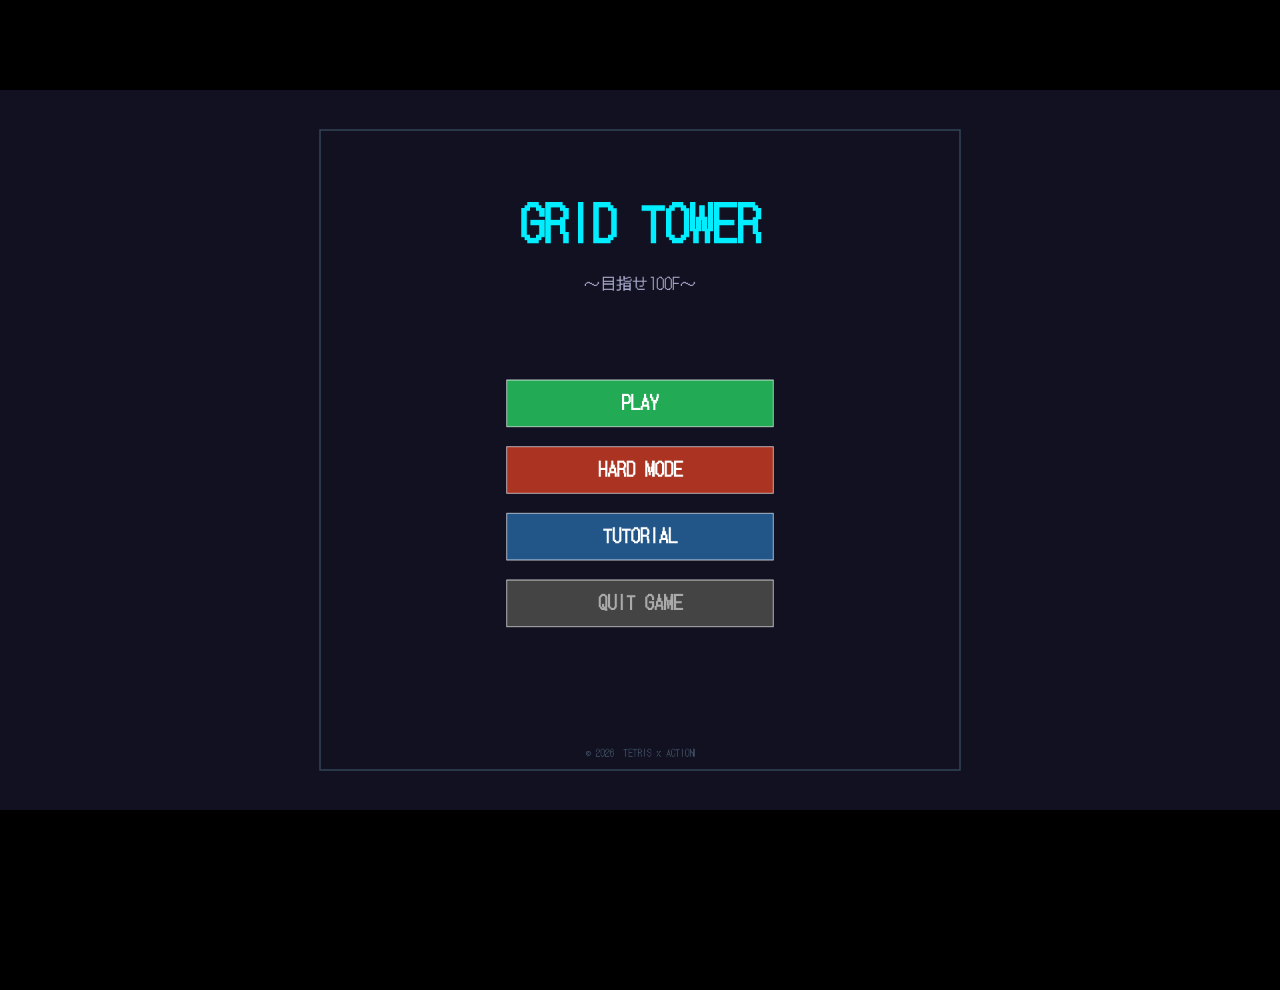
<file: templates/index47-2.html>
<!DOCTYPE html>
<html lang="ja">
<head>
<meta charset="UTF-8">
<meta name="viewport" content="width=device-width, initial-scale=1.0">
<title>GRID TOWER ～目指せ100F～</title>
<link rel="preconnect" href="https://fonts.googleapis.com">
<link rel="preconnect" href="https://fonts.gstatic.com" crossorigin>
<link href="https://fonts.googleapis.com/css2?family=DotGothic16&display=swap" rel="stylesheet">
<style>
  * { margin: 0; padding: 0; box-sizing: border-box; }
  html, body {
    width: 100%; height: 100%;
    background: #000;
    display: flex; align-items: center; justify-content: center;
    overflow: hidden;
    user-select: none;
  }
  #wrapper {
    position: relative;
    width: 1920px; height: 1080px;
  }
  canvas {
    display: block;
    background: #111122;
    cursor: default;
    /* フォントの事前読み込み用 */
    font-family: 'DotGothic16', sans-serif;
  }
</style>
</head>
<body>
<div id="wrapper">
  <canvas id="gameCanvas" width="1920" height="1080"></canvas>
</div>

<script>
// ============================================================
// チュートリアルステップ定義 (tutorial_data.py 相当)
// ============================================================
const TUTORIAL_STEPS = [
  { step: 1, text: "画面の見方を確認しましょう。\n中央がゲームエリア、左パネルにスコアとHP、\n右パネルに現在の階層（FLOOR）が表示されます。", condition_type: "wait_input", allowed_keys: ["f", "ｆ"], highlight: "ui" },
  { step: 2, text: "プレイヤーの移動\n「A」キーで左、「D」キーで右に動かせます。\n実際に左右へ移動してみましょう。", condition_type: "player_move", allowed_keys: ["a", "d"], highlight: "player" },
  { step: 3, text: "ジャンプ\n「W」キーでジャンプします。\nブロックの上に乗ったり、落下を避けるのに使います。", condition_type: "player_jump", allowed_keys: ["a", "d", "w"], highlight: "player" },
  { step: 4, text: "ブロックの左右移動\n「←」「→」キー、またはマウスの左右クリックで\n落下中のブロックを左右に動かせます。", condition_type: "block_move", allowed_keys: ["a", "d", "w", "left", "right"], highlight: "block" },
  { step: 5, text: "ブロックの回転\n「Space」キーを押すとブロックが回転します。\n実際に回転させてみましょう。", condition_type: "block_rotate", allowed_keys: ["a", "d", "w", "left", "right", "space"], highlight: "block" },
  { step: 6, text: "落下速度アップ\n「↓」キーまたはマウスの中クリックを押している間、ブロックが速く落ちます。\n押し続けて速度アップを体験してみましょう。", condition_type: "block_speed", allowed_keys: ["a", "d", "w", "left", "right", "space", "down"], highlight: "block" },
  { step: 7, text: "ハードドロップ\n「↓」キーまたはマウスの中クリックを素早く2回押すと、ブロックが即座に落下・固定されます。\nダブルタップで試してみましょう。", condition_type: "hard_drop", allowed_keys: ["a", "d", "w", "left", "right", "space", "down"], highlight: "block" },
  { step: 8, text: "ラインを消す\n横一列をブロックで埋めるとラインが消え、スコアと階層が上がります。\n最下段の空いている2マスを埋めて、1ライン消去してみましょう。", condition_type: "line_clear", allowed_keys: ["all"], highlight: "none" },
  { step: 9, text: "ビームの回避\n一定周期でプレイヤーを狙うビームが降ってきます。\n画面上部に「WARNING」が出たら、赤い範囲から逃げてください。\nビームを受けずに回避するとクリアです。", condition_type: "beam_evade", allowed_keys: ["all"], highlight: "warning" },
  { step: 10, text: "チュートリアル完了！\n基本操作はすべて習得しました。\nブロックを積み上げて、できるだけ高い階層を目指しましょう！", condition_type: "wait_input", allowed_keys: ["f", "ｆ"], highlight: "none" }
];

// ============================================================
// ブロックデータ (block_data.py 相当)
// ============================================================
const BLOCKS = [
  { shape_id:1, name:"square",  shape:[[0,0],[1,0],[0,1],[1,1]], color:"#ffee00", outline:"#bbaa00" },
  { shape_id:2, name:"I4",      shape:[[0,0],[0,1],[0,2],[0,3]], color:"#00eeff", outline:"#0099bb" },
  { shape_id:3, name:"I3",      shape:[[0,0],[0,1],[0,2]], color:"#55bbff", outline:"#2277bb" },
  { shape_id:4, name:"I2",      shape:[[0,0],[0,1]], color:"#aaddff", outline:"#6699bb" },
  { shape_id:5, name:"skew2",   shape:[[0,0],[1,1]], color:"#77ffaa", outline:"#22bb66" },
  { shape_id:6, name:"T",       shape:[[0,0],[1,0],[2,0],[1,1]], color:"#cc44ff", outline:"#881199" },
  { shape_id:7, name:"L",       shape:[[0,0],[0,1],[0,2],[1,2]], color:"#ff8800", outline:"#bb5500" },
  { shape_id:8, name:"J",       shape:[[1,0],[1,1],[0,2],[1,2]], color:"#4488ff", outline:"#2255bb" },
  { shape_id:9, name:"S",       shape:[[1,0],[2,0],[0,1],[1,1]], color:"#44ff66", outline:"#229944" },
  { shape_id:10,name:"Z",       shape:[[0,0],[1,0],[1,1],[2,1]], color:"#ff3333", outline:"#bb1111" },
  { shape_id:11,name:"stairs",  shape:[[1,0],[0,1],[1,1]], color:"#ff00ff", outline:"#aa00aa" },
  { shape_id:12,name:"concave", shape:[[0,0],[2,0],[0,1],[1,1],[2,1]], color:"#ff9955", outline:"#cc6622" },
  { shape_id:13,name:"T_inv",   shape:[[0,0],[1,0],[2,0],[1,1],[1,2]], color:"#ff6699", outline:"#bb2255" },
  { shape_id:14,name:"cross",   shape:[[1,0],[0,1],[1,1],[2,1],[1,2]], color:"#ffcc00", outline:"#bb8800" },
  { shape_id:15,name:"battan",  shape:[[0,0],[2,0],[1,1],[0,2],[2,2]], color:"#00ffcc", outline:"#00aa88" },
  { shape_id:16,name:"H",       shape:[[0,0],[2,0],[0,1],[2,1]], color:"#ff44aa", outline:"#bb1177" },
  { shape_id:17,name:"O_frame", shape:[[0,0],[1,0],[2,0],[0,1],[2,1],[0,2],[1,2],[2,2]], color:"#ffdd44", outline:"#bb9900" },
  { shape_id:18,name:"one",     shape:[[0,0]], color:"#ffffff", outline:"#aaaaaa" }
];
const RARE_BLOCK_IDS = [12, 13, 14, 15, 16, 17, 18];
const BLOCK_COLOR_MAP = {
  1: {fill:"#887700", outline:"#554400"},
  2: {fill:"#007788", outline:"#004455"},
  3: {fill:"#225588", outline:"#113355"},
  4: {fill:"#556677", outline:"#334455"},
  5: {fill:"#227744", outline:"#114422"},
  6: {fill:"#662288", outline:"#440055"},
  7: {fill:"#884400", outline:"#552200"},
  8: {fill:"#224488", outline:"#112255"},
  9: {fill:"#4f834f", outline:"#325332"},
  10:{fill:"#881111", outline:"#550000"},
  11:{fill:"#880088", outline:"#550055"},
  12:{fill:"#884422", outline:"#552211"},
  13:{fill:"#883344", outline:"#551122"},
  14:{fill:"#886600", outline:"#554400"},
  15:{fill:"#007755", outline:"#004433"},
  16:{fill:"#882255", outline:"#551133"},
  17:{fill:"#886611", outline:"#554400"},
  18:{fill:"#777777", outline:"#444444"}
};

// ============================================================
// 定数
// ============================================================
const SCREEN_WIDTH  = 1920;
const SCREEN_HEIGHT = 1080;
const GAME_LEFT   = 640;
const GAME_RIGHT  = 1280;
const GAME_TOP    = 40;
const GAME_BOTTOM = 1040;
const GRID_SIZE   = 40;
const MAP_WIDTH   = 16;
const MAP_HEIGHT  = 25;

const GRAVITY    = 0.8;
const JUMP_SPEED = -14.0;
const MOVE_SPEED = 4;
const PUSH_DELAY = 15;
const P_HALF_W   = 15;
const P_HALF_H   = 30;

// ============================================================
// ブロック落下速度の調整用変数
// ============================================================
// FALL_SPEED_SCALE を大きくするほど、ブロックが1マス落ちるまでのフレーム数が増えて
// 「遅く」感じるようになる（1.0が元のPythonコードそのままの値）。
// 例）Python実行時の体感速度に近づけたい場合は 2.0 前後から試すことを推奨。
const FALL_SPEED_SCALE = 1.0;

const BLOCK_FALL_INTERVAL      = Math.round(20 * FALL_SPEED_SCALE);
const BLOCK_FALL_INTERVAL_FAST = Math.max(1, Math.round(2 * FALL_SPEED_SCALE));

// 階層が上がるごとに自然落下を速くするための設定。
// FLOOR_SPEEDUP_STEP_FLOORS 階層進むごとに少しずつ短縮していき、
// MAX_SPEED_FLOOR 階層に到達した時点で MIN_BLOCK_FALL_INTERVAL（最高速度）に達する。
// それ以降（MAX_SPEED_FLOOR超）は MIN_BLOCK_FALL_INTERVAL のまま頭打ちになる。
const MIN_BLOCK_FALL_INTERVAL   = Math.max(1, Math.round(6 * FALL_SPEED_SCALE));
const FLOOR_SPEEDUP_STEP_FLOORS = 10;
const MAX_SPEED_FLOOR           = 90;
// 1F～MAX_SPEED_FLOORの間に何段階の速度アップがあるかを計算し、
// 各段階でどれだけフレーム数を短縮するかを決める。
const FLOOR_SPEEDUP_TOTAL_STEPS = Math.max(1, Math.floor((MAX_SPEED_FLOOR - 1) / FLOOR_SPEEDUP_STEP_FLOORS));
const FLOOR_SPEEDUP_PER_STEP    = (BLOCK_FALL_INTERVAL - MIN_BLOCK_FALL_INTERVAL) / FLOOR_SPEEDUP_TOTAL_STEPS;

const SCORE_PER_LINE           = 100;
const LINES_PER_FLOOR          = 1;

const MAX_HP            = 5;
const INVINCIBLE_FRAMES = 180;

const BEAM_CYCLE       = 1800;
const BEAM_WARNING     = 120;
const BEAM_WIDTH       = 3;
const BEAM_SHOW_FRAMES = 90;

const BLOCK_MOVE_INITIAL_DELAY = 12;
const BLOCK_MOVE_REPEAT_DELAY  = 4;
const COMBO_BUFFER_FRAMES      = 180;
const LINE_CLEAR_INTERVAL      = 6;

// ============================================================
// ボスデータ (boss_data.py 相当)
// ============================================================
const BOSS_CONFIG = {
  10: { name: "10F BOSS", hp_lines: 8, image_path: "assets/boss10.png" }
};

class BossManager {
  constructor() {
    this.savedBlockMap = null;
    this.isBossActive = false;
    this.bossFloor = 10;
    this.bossHp = 0;
    this.cursedBeamActive = false; // 討伐後の呪いビームフラグ
    this.curseTimer = 0;
  }

  // 10F到達時のゲーム状態(二次元配列)をディープコピーで安全に退避
  saveCurrentMap(blockMap) {
    this.savedBlockMap = blockMap.map(row => [...row]);
  }

  // 通常ステージへの復帰時、保存していたblockMapを完全に復元
  restorePreviousMap(state) {
    if (this.savedBlockMap !== null) {
      state.blockMap = this.savedBlockMap.map(row => [...row]);
    }
  }

  // 最下部にランダムに1マスの穴が空いた列を8列生成してセット
  generateBossStage(state) {
    state.blockMap = Array.from({length: MAP_HEIGHT}, () => new Array(MAP_WIDTH).fill(0));
    const startY = MAP_HEIGHT - 8;
    for (let y = startY; y < MAP_HEIGHT; y++) {
      const holeX = Math.floor(Math.random() * MAP_WIDTH);
      const mapValue = 9 * 1000 + state.nextSerial;
      for (let x = 0; x < MAP_WIDTH; x++) {
        if (x !== holeX) state.blockMap[y][x] = mapValue;
      }
      state.nextSerial += 1;
    }
    this.bossHp = BOSS_CONFIG[this.bossFloor].hp_lines;
    this.isBossActive = true;
  }
}
const bossSys = new BossManager();

// ============================================================
// ユーティリティ
// ============================================================
const _ghostColorCache = {};
function darkenColor(hex, factor = 0.25) {
  if (!hex.startsWith("#")) return "#333333";
  if (_ghostColorCache[hex + factor]) return _ghostColorCache[hex + factor];
  let r = parseInt(hex.slice(1,3),16);
  let g = parseInt(hex.slice(3,5),16);
  let b = parseInt(hex.slice(5,7),16);
  r = Math.floor(r * factor); g = Math.floor(g * factor); b = Math.floor(b * factor);
  const result = `#${r.toString(16).padStart(2,'0')}${g.toString(16).padStart(2,'0')}${b.toString(16).padStart(2,'0')}`;
  _ghostColorCache[hex + factor] = result;
  return result;
}

function getOrdinal(n) {
  const v = n % 100;
  if (v >= 11 && v <= 13) return "th";
  switch (n % 10) {
    case 1: return "st";
    case 2: return "nd";
    case 3: return "rd";
    default: return "th";
  }
}

// 10階に達した際、ボス戦前（呪いビーム未発動）であれば進行を10階で頭打ちにする
function capFloorAtBoss(state) {
  if (state.floor >= 10 && !bossSys.cursedBeamActive) state.floor = 10;
}

// 盤面が丸ごと入れ替わる（ボス部屋突入／ボス撃破後の復帰）直前に呼ぶ。
// lineClearQueue に残っている行番号は新しい盤面には対応しないため、
// 詰め処理は行わず、未加算分のスコアだけ確定させてキューを空にする。
function flushLineClearQueue(state, awardScore = true) {
  if (awardScore) state.score += SCORE_PER_LINE * state.lineClearQueue.length;
  state.lineClearQueue = [];
  state.lineClearTimer = 0;
}

function getBeamCycle(floor) {
  if (bossSys.cursedBeamActive) return 1800;
  if (floor < 10) return Infinity;
  // 10Fから5フレームずつ短縮し、150フレームを下限にする（従来は90Fで200固定止まりだった）
  return Math.max(150, 600 - (floor - 10) * 5);
}

// 階層が上がるごとにブロックの自然落下速度を上げる。
// FLOOR_SPEEDUP_STEP_FLOORS(10)階層ごとに少しずつ短縮していき、
// MAX_SPEED_FLOOR(90F)に到達した時点でMIN_BLOCK_FALL_INTERVAL（最高速度）に達する。
function getFallInterval(floor) {
  const cappedFloor = Math.min(Math.max(1, floor), MAX_SPEED_FLOOR);
  const step = Math.floor((cappedFloor - 1) / FLOOR_SPEEDUP_STEP_FLOORS);
  const interval = BLOCK_FALL_INTERVAL - step * FLOOR_SPEEDUP_PER_STEP;
  return Math.max(MIN_BLOCK_FALL_INTERVAL, Math.round(interval));
}

// ============================================================
// シーン管理
// ============================================================
let scene = "title";
let prevScene = "game";
let _btnRects = {};

// ============================================================
// クラス定義
// ============================================================
class TutorialState {
  constructor() { this.reset(); }
  currentStepData() {
    return this.stepIdx < TUTORIAL_STEPS.length ? TUTORIAL_STEPS[this.stepIdx] : null;
  }
  // STEP1〜3の間は落下ブロックの更新・表示を止める
  isBlockFrozen() {
    const stepData = this.currentStepData();
    if (!stepData) return false;
    return stepData.step <= 3;
  }
  // どのステップも、入ってきた直後は「FキーでOK」されるまでゲーム全体を一時停止する
  isWaitingForAck() {
    const stepData = this.currentStepData();
    if (!stepData) return false;
    return !this.started;
  }
  reset() {
    this.stepIdx = 0; this.isCleared = false; this.flags = {};
    this.initialVal = 0; this.stepTimer = 0; this._needsSetup = true; this.blockIndex = 0;
    this.started = false;
  }
  advance() {
    this.stepIdx += 1; this.isCleared = false; this.flags = {};
    this.initialVal = 0; this.stepTimer = 0; this._needsSetup = true;
    this.started = false;
  }
  setCleared() { this.isCleared = true; }
}

function tutSetupStep(tutState, state, player, fb, beam = null) {
  tutState._needsSetup = false;
  const stepData = tutState.currentStepData();
  if (!stepData) return;
  const stepNum = stepData.step;
  if (stepNum === 2) tutState.initialVal = player.x;
  else if (stepNum === 4) tutState.initialVal = fb.x;
  else if (stepNum === 8) {
    tutState.initialVal = state.score;
    const lastRow = MAP_HEIGHT - 1;
    for (let y = 0; y < MAP_HEIGHT; y++) for (let x = 0; x < MAP_WIDTH; x++) state.blockMap[y][x] = 0;
    for (let x = 0; x < MAP_WIDTH; x++) state.blockMap[lastRow][x] = 1001;
    state.blockMap[lastRow][Math.floor(MAP_WIDTH / 2)] = 0;
    state.blockMap[lastRow][Math.floor(MAP_WIDTH / 2) - 1] = 0;
  } else if (stepNum === 9) {
    tutState.initialVal = player.hp;
    if (beam !== null) { beam.phase = "wait"; beam.timer = BEAM_CYCLE - BEAM_WARNING - 60; }
  }
}

function tutCheckStepCondition(tutState, state, player, fb, beam) {
  tutState.stepTimer += 1;
  if (tutState.isCleared) return;
  const stepData = tutState.currentStepData();
  if (!stepData) return;
  const ctype = stepData.condition_type;
  if (ctype === "wait_input") {
    // 【仕様変更】自動クリアは廃止。プレイヤーが「F」キーを押した時点で
    // keydown ハンドラ側から setCleared() が呼ばれてクリア扱いになる。
  } else if (ctype === "player_move") {
    if (Math.abs(player.x - tutState.initialVal) > 80) tutState.setCleared();
  } else if (ctype === "player_jump") {
    if (tutState.flags.jumped) tutState.setCleared();
  } else if (ctype === "block_move") {
    if (Math.abs(fb.x - tutState.initialVal) > 0) tutState.setCleared();
  } else if (ctype === "block_rotate") {
    if (tutState.flags.rotated) tutState.setCleared();
  } else if (ctype === "block_speed") {
    if (tutState.flags.down_pressed) tutState.setCleared();
  } else if (ctype === "hard_drop") {
    if (tutState.flags.hard_dropped) tutState.setCleared();
  } else if (ctype === "line_clear") {
    if (state.score > tutState.initialVal) tutState.setCleared();
  } else if (ctype === "beam_evade") {
    if (tutState.flags.beam_fired && player.hp >= tutState.initialVal) tutState.setCleared();
    else if (player.hp < tutState.initialVal) { tutState.flags.beam_fired = false; tutState.initialVal = player.hp; }
  }
}

class GameState {
  constructor() {
    this.blockMap = Array.from({length: MAP_HEIGHT}, () => new Array(MAP_WIDTH).fill(0));
    this.nextSerial = 1;
    this.blockCount = 0;
    this.rareCountdown = Math.floor(Math.random() * 5) + 28;
    this.keyStates = { w:false, a:false, s:false, d:false, space:false, down:false };
    this.lastHkey = "";
    this.score = 0;
    this.floor = 1;
    this.floorLines = 0;
    this.downPressCount = 0;
    this.downDoubleTapTimer = 0;
    
    // Combo & Push System
    this.comboTotalLines = 0;
    this.comboCount = 0;
    this.comboBlocks = 0;
    this.pendingComboBlocks = 0;
    this.comboTimer = 0;
    this.comboEverActivated = false;
    this.gravityTimer = 0;
    this.pushedBlockIds = new Set();
    this.pushGravityTimer = 0;
    this.lineClearQueue = [];
    this.lineClearTimer = 0;
    this.nextBlockData = null;
    
    // 背景アニメーション用
    this.notifiedFloor = 1;
    this.bgAnim = { active: false, y: 0, text: "", color: "" };
  }
  
  getBlockCache() {
    let cache = {};
    for (let y = 0; y < MAP_HEIGHT; y++) {
      for (let x = 0; x < MAP_WIDTH; x++) {
        let bid = this.blockMap[y][x];
        if (bid >= 1) {
          if (!cache[bid]) cache[bid] = [];
          cache[bid].push([x, y]);
        }
      }
    }
    return cache;
  }
}

class Player {
  constructor() {
    this.x = Math.floor((GAME_LEFT + GAME_RIGHT) / 2);
    this.y = GAME_BOTTOM - 20;
    this.vx = 0;
    this.vy = 0;
    this.isGrounded = false;
    this.pushTimerL = 0;
    this.pushTimerR = 0;
    this.hp = MAX_HP;
    this.invincible = 0;
    this.blinkVisible = true;
  }
}

class BeamState {
  constructor() {
    this.timer = 0; this.col = 0; this.showTimer = 0; this.phase = "wait"; this.blinkOn = true;
  }
}

class BlockMoveState {
  constructor() {
    this.leftHeld = false; this.rightHeld = false; this.holdFrames = 0; this.repeatAcc = 0;
  }
}

class FallingBlock {
  constructor() {
    this.x = 0; this.y = 0; this.timer = 0;
    this.shapeId = 1; this.shape = [];
    this.color = "#ffdd00"; this.outline = "#cc9900";
    this.spawnBlock(new GameState(), null, true, false);
  }

  _pickBlockData(state, isTutorial, tutState) {
    if (isTutorial && tutState !== null) {
      let normal = BLOCKS.filter(b => !RARE_BLOCK_IDS.includes(b.shape_id));
      if (normal.length === 0) normal = BLOCKS;
      return normal[tutState.blockIndex % normal.length];
    } else {
      if (RARE_BLOCK_IDS.length > 0 && state.rareCountdown <= 0) {
        const rareId = RARE_BLOCK_IDS[Math.floor(Math.random() * RARE_BLOCK_IDS.length)];
        return BLOCKS.find(b => b.shape_id === rareId);
      } else {
        const normal = BLOCKS.filter(b => !RARE_BLOCK_IDS.includes(b.shape_id));
        return normal.length > 0 ? normal[Math.floor(Math.random() * normal.length)] : BLOCKS[0];
      }
    }
  }

  spawnBlock(state, tutState = null, isInit = false, isTutorial = false) {
    if (!isInit) {
      state.blockCount += 1;
      state.rareCountdown -= 1;
    }
    if (!state.nextBlockData) {
      state.nextBlockData = this._pickBlockData(state, isTutorial, tutState);
    }
    
    let data;
    if (isTutorial && tutState !== null) {
      let normal = BLOCKS.filter(b => !RARE_BLOCK_IDS.includes(b.shape_id));
      if (normal.length === 0) normal = BLOCKS;
      data = normal[tutState.blockIndex % normal.length];
      tutState.blockIndex += 1;
    } else {
      data = state.nextBlockData;
    }

    // 次の予告ブロックを、カウントダウンをリセットする"前"に決定する。
    // (以前はここでリセットしてからpickしていたため、rareCountdown<=0の瞬間の抽選が
    //  常にリセット後のプラス値で行われてしまい、レアブロックが実質的に一切出現しないバグがあった)
    state.nextBlockData = this._pickBlockData(state, isTutorial, tutState);

    if (!isTutorial && RARE_BLOCK_IDS.length > 0 && state.rareCountdown <= 0) {
      state.rareCountdown = Math.floor(Math.random() * 5) + 28;
    }

    this.shapeId = data.shape_id;
    this.shape = data.shape.map(([dx,dy]) => [dx,dy]);
    this.color = data.color;
    this.outline = data.outline;
    const maxDx = Math.max(...this.shape.map(([dx]) => dx));
    
    if (isTutorial) this.x = Math.floor((MAP_WIDTH - maxDx) / 2);
    else this.x = Math.floor(Math.random() * (MAP_WIDTH - maxDx - 2)) + 1;
    
    this.y = 0; this.timer = 0;
  }

  getCells() { return this.shape.map(([dx,dy]) => [this.x + dx, this.y + dy]); }

  getGhostCells(state) {
    let ghostY = this.y;
    while (!checkCollision(state, this, this.x, ghostY + 1)) ghostY++;
    if (ghostY === this.y) return [];
    return this.shape.map(([dx,dy]) => [this.x + dx, ghostY + dy]);
  }

  rotateLeft(state) {
    let ns = this.shape.map(([dx,dy]) => [dy, -dx]);
    const minX = Math.min(...ns.map(([dx]) => dx)), minY = Math.min(...ns.map(([,dy]) => dy));
    ns = ns.map(([dx,dy]) => [dx - minX, dy - minY]);
    if (!this._collides(state, ns)) this.shape = ns;
  }

  _collides(state, shape) {
    for (const [dx,dy] of shape) {
      const tx = this.x + dx, ty = this.y + dy;
      if (tx < 0 || tx >= MAP_WIDTH) return true;
      if (ty >= MAP_HEIGHT) return true;
      if (ty >= 0 && ty < MAP_HEIGHT && state.blockMap[ty][tx] >= 1) return true;
    }
    return false;
  }
}

// ============================================================
// ゲームロジック
// ============================================================
function checkCollision(state, fb, nx, ny) {
  for (const [dx,dy] of fb.shape) {
    const tx = nx + dx, ty = ny + dy;
    if (tx < 0 || tx >= MAP_WIDTH || ty >= MAP_HEIGHT) return true;
    if (ty >= 0 && ty < MAP_HEIGHT && state.blockMap[ty][tx] >= 1) return true;
  }
  return false;
}

function lockBlock(state, fb) {
  const mapValue = fb.shapeId * 1000 + state.nextSerial;
  for (const [gx,gy] of fb.getCells()) {
    if (gx >= 0 && gx < MAP_WIDTH && gy >= 0 && gy < MAP_HEIGHT) state.blockMap[gy][gx] = mapValue;
  }
  state.nextSerial += 1;
}

function checkLineClear(state, countCombo = true) {
  let existingRows = new Set(state.lineClearQueue);
  let newFullRows = [];
  for (let y = MAP_HEIGHT - 1; y >= 0; y--) {
    if (!state.blockMap[y].includes(0) && !existingRows.has(y)) {
      newFullRows.push(y);
    }
  }
  if (newFullRows.length === 0) return;

  if (countCombo) {
    let lines = newFullRows.length;
    if (state.comboTimer <= 0) state.comboTotalLines = 0;
    state.comboTotalLines += lines;
    let prevCount = state.comboCount;
    state.comboCount = state.comboTotalLines - 1;
    state.comboTimer = COMBO_BUFFER_FRAMES;

    const addedCombos = state.comboCount - prevCount;
    if (addedCombos > 0) {
      state.comboEverActivated = true;
      state.pendingComboBlocks += addedCombos;
    }
    let prevBonus = Math.floor(Math.max(prevCount - 1, 0) / 4);
    let newBonus = Math.floor(Math.max(state.comboCount - 1, 0) / 4);
    if (!bossSys.isBossActive) {
      if (newBonus > prevBonus) state.floor += (newBonus - prevBonus);
      capFloorAtBoss(state);
    }
  }
  for (let row of newFullRows) state.lineClearQueue.push(row);
}

function enqueueNewFullRows(state) {
  let existingRows = new Set(state.lineClearQueue);
  for (let y = MAP_HEIGHT - 1; y >= 0; y--) {
    if (!state.blockMap[y].includes(0) && !existingRows.has(y)) {
      state.lineClearQueue.push(y);
    }
  }
}

function processLineClearQueue(state) {
  if (state.lineClearQueue.length === 0) return;
  state.lineClearTimer += 1;
  if (state.lineClearTimer < LINE_CLEAR_INTERVAL) return;
  state.lineClearTimer = 0;

  let row = state.lineClearQueue.shift();
  if (state.blockMap[row].includes(0)) {
    enqueueNewFullRows(state);
    return;
  }

  for (let ty = row; ty > 0; ty--) state.blockMap[ty] = [...state.blockMap[ty - 1]];
  state.blockMap[0] = new Array(MAP_WIDTH).fill(0);
  state.score += SCORE_PER_LINE;

  if (bossSys.isBossActive) {
    bossSys.bossHp -= 1;
    if (bossSys.bossHp <= 0) {
      bossSys.isBossActive = false;
      scene = "game";
      player.hp = MAX_HP;

      teleportPlayer(player);
      player.invincible = INVINCIBLE_FRAMES;
      beam.phase = "wait";
      beam.timer = 0;

      bossSys.restorePreviousMap(state);
      bossSys.cursedBeamActive = true;
      state.floor = 11;
      state.floorLines = 0;
      state.notifiedFloor = 11;

      // ボス部屋側で残っていたキューは復元後の盤面に対応しないため破棄する
      // （得点は各行の消去時に加算済みのため、ここではスコア加算しない）
      flushLineClearQueue(state, false);
    }
  } else {
    state.floorLines += 1;
    if (state.floorLines >= LINES_PER_FLOOR) {
      state.floor += 1; state.floorLines = 0;
      capFloorAtBoss(state);
    }
  }

  state.lineClearQueue = state.lineClearQueue.map(r => r < row ? r - 1 : r);
  enqueueNewFullRows(state);
}

// cells が空になった（あるいはこれから空く）ことで、真上のセルにある
// 別のブロックの支えが外れる場合、そのブロックIDの集合を返す。
// 列ごとに最も上（cy最小）のセルだけを見れば、その真上の状態がわかる。
function findUnsupportedBlocksAbove(state, cells, excludeId = null) {
  const topCells = {};
  for (const [cx, cy] of cells) {
    if (!(cx in topCells) || cy < topCells[cx]) topCells[cx] = cy;
  }
  const foundIds = new Set();
  for (const cx in topCells) {
    const cy = topCells[cx];
    const ay = cy - 1;
    if (ay < 0) continue;
    const aboveId = state.blockMap[ay][cx];
    if (aboveId >= 1 && aboveId !== excludeId) foundIds.add(aboveId);
  }
  return foundIds;
}

function applyGravityPushOnly(state, fb) {
  if (state.pushedBlockIds.size === 0) return;
  state.pushGravityTimer += 1;
  const interval = state.keyStates.down ? BLOCK_FALL_INTERVAL_FAST : BLOCK_FALL_INTERVAL;
  if (state.pushGravityTimer < interval) return;
  state.pushGravityTimer = 0;

  const fbCells = new Set(fb.getCells().map(c => `${c[0]},${c[1]}`));
  const blockCache = state.getBlockCache();
  
  let existingIds = new Set();
  state.pushedBlockIds.forEach(id => { if(blockCache[id]) existingIds.add(id); });
  state.pushedBlockIds = existingIds;
  if (state.pushedBlockIds.size === 0) return;

  let settledIds = new Set();
  let sortedIds = Array.from(state.pushedBlockIds).sort((a,b)=>a-b);
  
  for (let blockId of sortedIds) {
    let cells = blockCache[blockId];
    let canDrop = true;
    for (let [cx, cy] of cells) {
      let ny = cy + 1;
      if (ny >= MAP_HEIGHT) { canDrop = false; break; }
      if ((state.blockMap[ny][cx] >= 1 && state.blockMap[ny][cx] !== blockId) || fbCells.has(`${cx},${ny}`)) {
        canDrop = false; break;
      }
    }
    if (canDrop && cells.length > 0) {
      cells.sort((a,b) => b[1] - a[1]).forEach(([cx, cy]) => {
        state.blockMap[cy + 1][cx] = blockId;
        state.blockMap[cy][cx] = 0;
      });
    } else {
      settledIds.add(blockId);
    }
  }

  // 実際に1マス落下できたブロックIDを算出
  const movedIds = new Set(Array.from(state.pushedBlockIds).filter(id => !settledIds.has(id)));

  // 落下によって空いたセルの真上に別のブロックが乗っていた場合、
  // そのブロックも連鎖的に pushedBlockIds に追加して追従落下させる
  // （バグ修正②：設置後のブロックを移動後、上に居たブロックが落ちないバグ）
  const chainIds = new Set();
  movedIds.forEach(blockId => {
    const cells = blockCache[blockId] || [];
    findUnsupportedBlocksAbove(state, cells, blockId).forEach(id => chainIds.add(id));
  });
  chainIds.forEach(id => state.pushedBlockIds.add(id));

  settledIds.forEach(id => state.pushedBlockIds.delete(id));

  if (movedIds.size > 0) {
    // バグ修正①：押されたブロックが実際に落下した場合、落下中ブロックの
    // 落下タイマーを満了状態にして、次フレームで updateFallingBlock による
    // 正しい衝突判定・追従落下が即座に行われるようにする
    // （落下後ブロックと落下中ブロックが空中で固定されるバグの修正）
    fb.timer = interval;
  }

  if (settledIds.size > 0) checkLineClear(state, true);
}

function useComboBlock(state, fb) {
  if (state.comboBlocks <= 0) return;
  for (let targetGaps = 1; targetGaps < MAP_WIDTH; targetGaps++) {
    for (let y = MAP_HEIGHT - 1; y >= 0; y--) {
      let emptyCols = [];
      for(let x=0; x<MAP_WIDTH; x++) if(state.blockMap[y][x] === 0) emptyCols.push(x);
      if (emptyCols.length === targetGaps) {
        let placeX = emptyCols[Math.floor(emptyCols.length / 2)];
        let mapValue = 1 * 1000 + state.nextSerial;
        state.blockMap[y][placeX] = mapValue;
        state.nextSerial += 1;
        state.comboBlocks -= 1;
        checkLineClear(state, false);
        return;
      }
    }
  }
}

function teleportPlayer(player) {
  player.x = Math.floor((GAME_LEFT + GAME_RIGHT) / 2);
  player.y = GAME_TOP + 100; player.vy = 0; player.isGrounded = false;
}

function checkCrush(state, fb, player) {
  if (player.invincible > 0 || !player.isGrounded) return;
  const headGy = Math.floor((player.y - P_HALF_H - GAME_TOP) / GRID_SIZE);
  const lx = Math.floor((player.x - (P_HALF_W - 2) - GAME_LEFT) / GRID_SIZE);
  const rx = Math.floor((player.x + (P_HALF_W - 2) - GAME_LEFT) / GRID_SIZE);
  const fbCells = new Set(fb.getCells().map(([x,y]) => `${x},${y}`));
  for (const cx of [lx, rx]) {
    if (cx < 0 || cx >= MAP_WIDTH) continue;
    if (fbCells.has(`${cx},${headGy}`) || (headGy >= 0 && headGy < MAP_HEIGHT && state.blockMap[headGy][cx] >= 1)) {
      player.hp = Math.max(0, player.hp - 1);
      player.invincible = INVINCIBLE_FRAMES;
      if (player.hp <= 0) scene = "gameover"; else teleportPlayer(player);
      break;
    }
  }
}

function checkCrushHarddrop(state, player) {
  if (player.invincible > 0) return;
  const checkXs = [
    Math.floor((player.x - (P_HALF_W - 2) - GAME_LEFT) / GRID_SIZE),
    Math.floor((player.x + (P_HALF_W - 2) - GAME_LEFT) / GRID_SIZE)
  ];
  const checkYs = [
    Math.floor((player.y - (P_HALF_H - 2) - GAME_TOP) / GRID_SIZE),
    Math.floor((player.y + (P_HALF_H - 2) - GAME_TOP) / GRID_SIZE)
  ];
  for (const cy of checkYs) for (const cx of checkXs) {
    if (cx < 0 || cx >= MAP_WIDTH || cy < 0 || cy >= MAP_HEIGHT) continue;
    if (state.blockMap[cy][cx] >= 1) {
      player.hp = Math.max(0, player.hp - 1);
      player.invincible = INVINCIBLE_FRAMES;
      if (player.hp <= 0) scene = "gameover"; else teleportPlayer(player);
      return;
    }
  }
}

function updateBeam(beam, player, forcedCycle = null) {
  const currentCycle = forcedCycle !== null ? forcedCycle : getBeamCycle(state.floor);
  if (currentCycle === Infinity && !bossSys.isBossActive) {
    beam.timer = 0; beam.phase = "wait"; return;
  }

  let cycle = currentCycle;
  if (bossSys.isBossActive && !bossSys.cursedBeamActive) cycle = 600;

  beam.timer += 1;
  if (beam.phase === "wait" && beam.timer >= cycle - BEAM_WARNING) {
    beam.phase = "warning";
    const pGx = Math.floor((player.x - GAME_LEFT) / GRID_SIZE);
    beam.col = Math.max(0, Math.min(MAP_WIDTH - BEAM_WIDTH, pGx - Math.floor(BEAM_WIDTH / 2)));
  }
  if (beam.phase === "warning") beam.blinkOn = (Math.floor(beam.timer / 8) % 2 === 0);
  if (beam.phase === "warning" && beam.timer >= cycle) {
    beam.phase = "firing"; beam.showTimer = BEAM_SHOW_FRAMES; beam.timer = 0;
  }
  if (beam.phase === "firing") {
    beam.showTimer -= 1;
    if (player.invincible === 0) {
      const pGx = Math.floor((player.x - GAME_LEFT) / GRID_SIZE);
      if (beam.col <= pGx && pGx < beam.col + BEAM_WIDTH) {
        player.hp = Math.max(0, player.hp - 1); player.invincible = INVINCIBLE_FRAMES;
        if (player.hp <= 0) scene = "gameover"; else teleportPlayer(player);
      }
    }
    if (beam.showTimer <= 0) beam.phase = "wait";
  }
}

function updateBlockMove(state, fb, bms) {
  if (bms.leftHeld === bms.rightHeld) { bms.holdFrames = 0; bms.repeatAcc = 0; return; }
  const dir = bms.leftHeld ? -1 : 1;
  if (bms.holdFrames === 0 || (bms.holdFrames >= BLOCK_MOVE_INITIAL_DELAY && ++bms.repeatAcc >= BLOCK_MOVE_REPEAT_DELAY)) {
    if (bms.holdFrames > 0) bms.repeatAcc = 0;
    if (!checkCollision(state, fb, fb.x + dir, fb.y)) fb.x += dir;
  }
  bms.holdFrames += 1;
}

function updateFallingBlock(state, fb, isTutorial = false, tutState = null) {
  const interval = state.keyStates.down ? BLOCK_FALL_INTERVAL_FAST : getFallInterval(state.floor);
  fb.timer += 1;
  if (fb.timer < interval) return;
  fb.timer = 0;
  if (!checkCollision(state, fb, fb.x, fb.y + 1)) fb.y += 1;
  else {
    lockBlock(state, fb);
    fb.spawnBlock(state, tutState, false, isTutorial);
    checkLineClear(state, true);
  }
}

function isSolidAll(state, fb, gx, gy) {
  if (gx < 0 || gx >= MAP_WIDTH || gy < 0 || gy >= MAP_HEIGHT) return false;
  if (state.blockMap[gy][gx] >= 1) return true;
  for (const [fx,fy] of fb.getCells()) if (fx === gx && fy === gy) return true;
  return false;
}

function updatePlayer(state, fb, player) {
  const ks = state.keyStates;
  player.vx = 0;
  if (ks.a && ks.d) player.vx = (state.lastHkey === "a") ? -MOVE_SPEED : MOVE_SPEED;
  else if (ks.a) player.vx = -MOVE_SPEED;
  else if (ks.d) player.vx = MOVE_SPEED;

  const upperY = Math.floor((player.y - (P_HALF_H - 1) - GAME_TOP) / GRID_SIZE);
  const lowerY = Math.floor((player.y + (P_HALF_H - 1) - GAME_TOP) / GRID_SIZE);
  const nextLx = Math.floor((player.x + player.vx - (P_HALF_W - 1) - GAME_LEFT) / GRID_SIZE);
  const nextRx = Math.floor((player.x + player.vx + (P_HALF_W - 1) - GAME_LEFT) / GRID_SIZE);

  let hittingBlock = false;
  let blockCache = null;

  for (const gridY of [upperY, lowerY]) {
    if (gridY < 0 || gridY >= MAP_HEIGHT) continue;
    
    if (player.vx < 0 && nextLx >= 0 && nextLx < MAP_WIDTH && state.blockMap[gridY][nextLx] >= 1) {
      hittingBlock = true;
      const targetId = state.blockMap[gridY][nextLx];
      if (!blockCache) blockCache = state.getBlockCache();
      const cells = blockCache[targetId] || [];
      const canPush = cells.every(([cx,cy]) => cx - 1 >= 0 && (state.blockMap[cy][cx-1] === 0 || state.blockMap[cy][cx-1] === targetId));
      player.pushTimerR = 0;
      if (canPush) {
        player.pushTimerL += 1;
        if (player.pushTimerL >= PUSH_DELAY) {
          cells.sort((a,b) => a[0]-b[0]).forEach(([cx,cy]) => { state.blockMap[cy][cx-1] = targetId; state.blockMap[cy][cx] = 0; });
          player.pushTimerL = 0; state.pushedBlockIds.add(targetId);
          // 押した結果、真上に乗っていたブロックの支えが外れた場合は連鎖的に落下対象へ追加
          findUnsupportedBlocksAbove(state, cells, targetId).forEach(id => state.pushedBlockIds.add(id));
          state.pushGravityTimer = 0;
        } else player.vx = 0;
      } else player.vx = 0;
      break;
    }
    
    if (player.vx > 0 && nextRx >= 0 && nextRx < MAP_WIDTH && state.blockMap[gridY][nextRx] >= 1) {
      hittingBlock = true;
      const targetId = state.blockMap[gridY][nextRx];
      if (!blockCache) blockCache = state.getBlockCache();
      const cells = blockCache[targetId] || [];
      const canPush = cells.every(([cx,cy]) => cx + 1 < MAP_WIDTH && (state.blockMap[cy][cx+1] === 0 || state.blockMap[cy][cx+1] === targetId));
      player.pushTimerL = 0;
      if (canPush) {
        player.pushTimerR += 1;
        if (player.pushTimerR >= PUSH_DELAY) {
          cells.sort((a,b) => b[0]-a[0]).forEach(([cx,cy]) => { state.blockMap[cy][cx+1] = targetId; state.blockMap[cy][cx] = 0; });
          player.pushTimerR = 0; state.pushedBlockIds.add(targetId);
          // 押した結果、真上に乗っていたブロックの支えが外れた場合は連鎖的に落下対象へ追加
          findUnsupportedBlocksAbove(state, cells, targetId).forEach(id => state.pushedBlockIds.add(id));
          state.pushGravityTimer = 0;
        } else player.vx = 0;
      } else player.vx = 0;
      break;
    }
  }

  player.x += player.vx;
  if (!hittingBlock) { player.pushTimerL = 0; player.pushTimerR = 0; }
  player.x = Math.max(GAME_LEFT + P_HALF_W, Math.min(GAME_RIGHT - P_HALF_W, player.x));

  if (!player.isGrounded) player.vy += GRAVITY;
  else { player.vy = 0; if (ks.w) { player.vy = JUMP_SPEED; player.isGrounded = false; } }

  player.y += player.vy;
  player.isGrounded = false;

  const lfootX = Math.floor((player.x - (P_HALF_W - 2) - GAME_LEFT) / GRID_SIZE);
  const rfootX = Math.floor((player.x + (P_HALF_W - 2) - GAME_LEFT) / GRID_SIZE);
  const headGy = Math.floor((player.y - P_HALF_H - GAME_TOP) / GRID_SIZE);
  const footGy = Math.floor((player.y + P_HALF_H - GAME_TOP) / GRID_SIZE);

  for (const cx of [lfootX, rfootX]) {
    if (cx < 0 || cx >= MAP_WIDTH) continue;
    if (player.vy >= 0 && footGy >= 0 && footGy < MAP_HEIGHT && isSolidAll(state, fb, cx, footGy)) {
      player.y = footGy * GRID_SIZE + GAME_TOP - P_HALF_H; player.isGrounded = true; break;
    }
    if (player.vy < 0 && headGy >= 0 && headGy < MAP_HEIGHT && isSolidAll(state, fb, cx, headGy)) {
      player.y = (headGy + 1) * GRID_SIZE + GAME_TOP + P_HALF_H; player.vy = 0; break;
    }
  }
  if (player.y > GAME_BOTTOM - P_HALF_H) { player.y = GAME_BOTTOM - P_HALF_H; player.isGrounded = true; }

  if (player.invincible > 0) {
    player.invincible -= 1; player.blinkVisible = (Math.floor(player.invincible / 6) % 2 === 0);
  } else player.blinkVisible = true;
}

// ============================================================
// 描画関数
// ============================================================
function drawNextBlock(ctx, state) {
  if (!state.nextBlockData) return;
  const mapLeftX = GAME_RIGHT + 80; const mapRightX = SCREEN_WIDTH - 80;
  const centerX = Math.floor((mapLeftX + mapRightX) / 2);
  const areaTop = GAME_TOP + 20; const areaH = 180;

  ctx.fillStyle = "#aaaaaa"; ctx.font = "bold 18px 'DotGothic16', sans-serif"; ctx.textAlign = "center";
  ctx.fillText("NEXT", centerX, areaTop + 35);

  const ndata = state.nextBlockData;
  const cellSize = 32;
  const minDx = Math.min(...ndata.shape.map(([dx]) => dx));
  const minDy = Math.min(...ndata.shape.map(([,dy]) => dy));
  const maxDx = Math.max(...ndata.shape.map(([dx]) => dx));
  const maxDy = Math.max(...ndata.shape.map(([,dy]) => dy));
  const blockW = (maxDx - minDx + 1) * cellSize;
  const blockH = (maxDy - minDy + 1) * cellSize;

  const originX = centerX - blockW / 2 - minDx * cellSize;
  const originY = areaTop + 50 + (areaH - 50 - blockH) / 2 - minDy * cellSize;

  for (const [dx, dy] of ndata.shape) {
    ctx.fillStyle = ndata.color;
    ctx.fillRect(originX + dx * cellSize, originY + dy * cellSize, cellSize, cellSize);
    ctx.strokeStyle = ndata.outline; ctx.lineWidth = 1;
    ctx.strokeRect(originX + dx * cellSize, originY + dy * cellSize, cellSize, cellSize);
  }

  ctx.strokeStyle = "#555555"; ctx.lineWidth = 1;
  ctx.strokeRect(mapLeftX, areaTop, mapRightX - mapLeftX, areaH);

  if (scene === "boss_10f") {
    const placeholderTop = areaTop + areaH + 40;
    ctx.fillStyle = "#222233";
    ctx.fillRect(mapLeftX, placeholderTop, mapRightX - mapLeftX, 300);
    ctx.strokeStyle = "red"; ctx.lineWidth = 2;
    ctx.strokeRect(mapLeftX, placeholderTop, mapRightX - mapLeftX, 300);
    ctx.fillStyle = "white"; ctx.font = "bold 14px 'DotGothic16', sans-serif"; ctx.textAlign = "center";
    ctx.fillText("[ BOSS STANDING IMAGE ]", centerX, placeholderTop + 145);
    ctx.fillText("(assets/boss10.png)", centerX, placeholderTop + 170);
  }
}

function drawGame(ctx, state, fb, player, beam, hideFallingBlock = false, forceBeamActive = false) {
  
  // 背景アニメーションの描画（グリッド線のさらに奥）
  if (state.bgAnim && state.bgAnim.active) {
    ctx.save();
    ctx.beginPath();
    ctx.rect(GAME_LEFT, GAME_TOP, GAME_RIGHT - GAME_LEFT, GAME_BOTTOM - GAME_TOP);
    ctx.clip(); // ゲームエリア内にのみ描画
    ctx.fillStyle = state.bgAnim.color;
    // ドットフォントを指定し、巨大な文字に設定
    ctx.font = "bold 130px 'DotGothic16', 'MS Gothic', sans-serif";
    ctx.textAlign = "center";
    ctx.textBaseline = "middle";
    ctx.fillText(state.bgAnim.text, (GAME_LEFT + GAME_RIGHT) / 2, state.bgAnim.y);
    ctx.restore();
  }

  // グリッド線の描画
  ctx.strokeStyle = "#333333"; ctx.lineWidth = 1; ctx.setLineDash([8, 10]);
  for (let gx = 0; gx <= MAP_WIDTH; gx++) {
    const x = GAME_LEFT + gx * GRID_SIZE;
    ctx.beginPath(); ctx.moveTo(x, GAME_TOP); ctx.lineTo(x, GAME_BOTTOM); ctx.stroke();
  }
  for (let gy = 0; gy <= MAP_HEIGHT; gy++) {
    const y = GAME_TOP + gy * GRID_SIZE;
    ctx.beginPath(); ctx.moveTo(GAME_LEFT, y); ctx.lineTo(GAME_RIGHT, y); ctx.stroke();
  }
  ctx.setLineDash([]);

  let currentCycle = getBeamCycle(state.floor);
  if (scene === "boss_10f") currentCycle = 1800;

  if (forceBeamActive || currentCycle !== Infinity || bossSys.isBossActive) {
    if (beam.phase === "warning" && beam.blinkOn) {
      ctx.fillStyle = "#550000";
      ctx.fillRect(GAME_LEFT + beam.col * GRID_SIZE, GAME_TOP, BEAM_WIDTH * GRID_SIZE, GAME_BOTTOM - GAME_TOP);
    }
    if (beam.phase === "firing") {
      const bx = GAME_LEFT + beam.col * GRID_SIZE;
      ctx.fillStyle = "#ff2200";
      ctx.fillRect(bx, GAME_TOP, BEAM_WIDTH * GRID_SIZE, GAME_BOTTOM - GAME_TOP);
      ctx.fillStyle = "#ffffff";
      ctx.fillRect(bx + 4, GAME_TOP, BEAM_WIDTH * GRID_SIZE - 8, GAME_BOTTOM - GAME_TOP);
    }
  }

  // ブロック描画
  for (let y = 0; y < MAP_HEIGHT; y++) {
    for (let x = 0; x < MAP_WIDTH; x++) {
      const val = state.blockMap[y][x];
      if (val >= 1) {
        const shapeId = Math.floor(val / 1000);
        // shape_id 9 はボス盤面ブロックにも流用されるため、ボス戦中のみグレーで描画する
        const col = (shapeId === 9 && scene === "boss_10f") ? { fill:"gray", outline:"#444444" } : (BLOCK_COLOR_MAP[shapeId] || { fill:"#888888", outline:"#444444" });
        ctx.fillStyle = col.fill;
        ctx.fillRect(GAME_LEFT + x * GRID_SIZE, GAME_TOP + y * GRID_SIZE, GRID_SIZE, GRID_SIZE);
        ctx.strokeStyle = col.outline; ctx.lineWidth = 1;
        ctx.strokeRect(GAME_LEFT + x * GRID_SIZE, GAME_TOP + y * GRID_SIZE, GRID_SIZE, GRID_SIZE);
      }
    }
  }

  if (!hideFallingBlock) {
    const ghostCells = fb.getGhostCells(state);
    if (ghostCells.length > 0) {
      const ghostFill = darkenColor(fb.color, 0.28);
      const ghostOutline = darkenColor(fb.outline || fb.color, 0.45);
      const fbCellSet = new Set(fb.getCells().map(([x,y]) => `${x},${y}`));
      for (const [gx,gy] of ghostCells) {
        if (fbCellSet.has(`${gx},${gy}`)) continue;
        ctx.fillStyle = ghostFill;
        ctx.fillRect(GAME_LEFT + gx * GRID_SIZE + 2, GAME_TOP + gy * GRID_SIZE + 2, GRID_SIZE - 4, GRID_SIZE - 4);
        ctx.strokeStyle = ghostOutline; ctx.lineWidth = 2;
        ctx.strokeRect(GAME_LEFT + gx * GRID_SIZE + 2, GAME_TOP + gy * GRID_SIZE + 2, GRID_SIZE - 4, GRID_SIZE - 4);
      }
    }

    for (const [gx,gy] of fb.getCells()) {
      ctx.fillStyle = fb.color;
      ctx.fillRect(GAME_LEFT + gx * GRID_SIZE, GAME_TOP + gy * GRID_SIZE, GRID_SIZE, GRID_SIZE);
      ctx.strokeStyle = fb.outline; ctx.lineWidth = 1;
      ctx.strokeRect(GAME_LEFT + gx * GRID_SIZE, GAME_TOP + gy * GRID_SIZE, GRID_SIZE, GRID_SIZE);
    }
  }

  if (player.blinkVisible) {
    ctx.fillStyle = player.invincible > 0 ? "#ffaaaa" : "lightgreen";
    ctx.fillRect(player.x - P_HALF_W, player.y - P_HALF_H, P_HALF_W * 2, P_HALF_H * 2);
    ctx.strokeStyle = "white"; ctx.lineWidth = 1;
    ctx.strokeRect(player.x - P_HALF_W, player.y - P_HALF_H, P_HALF_W * 2, P_HALF_H * 2);
  }

  if ((beam.phase === "warning" && currentCycle !== Infinity) || (scene === "boss_10f" && beam.phase === "warning")) {
    const remainSec = Math.max(0, (currentCycle - beam.timer) / 60).toFixed(1);
    ctx.fillStyle = "#111111";
    ctx.fillRect((GAME_LEFT + GAME_RIGHT) / 2 - 300, GAME_TOP + 20, 600, 90);
    ctx.strokeStyle = "#ff3333"; ctx.lineWidth = 2;
    ctx.strokeRect((GAME_LEFT + GAME_RIGHT) / 2 - 300, GAME_TOP + 20, 600, 90);
    ctx.fillStyle = "#ff3333"; ctx.font = "bold 16px 'DotGothic16', sans-serif"; ctx.textAlign = "center";
    const msg = scene !== "boss_10f"
      ? `⚠ WARNING: BEAM INBOUND (${remainSec}s) ⚠`
      : `⚠ BOSS BEAM INBOUND (${remainSec}s) ⚠`;
    ctx.fillText(msg, (GAME_LEFT + GAME_RIGHT) / 2, GAME_TOP + 72);
  }

  const cx = Math.floor((40 + GAME_LEFT - 40) / 2);
  ctx.fillStyle = "white"; ctx.font = "bold 28px 'DotGothic16', sans-serif"; ctx.textAlign = "center";
  ctx.fillText("SCORE", cx, GAME_TOP + 80);
  ctx.fillText(state.score, cx, GAME_TOP + 120);

  if (scene === "boss_10f") {
    ctx.fillStyle = "red"; ctx.font = "bold 20px 'DotGothic16', sans-serif";
    ctx.fillText("BOSS HEALTH", cx, GAME_TOP + 240);
    ctx.fillStyle = "white"; ctx.font = "bold 24px 'DotGothic16', sans-serif";
    ctx.fillText(`${bossSys.bossHp} / 8 LINES`, cx, GAME_TOP + 290);
  }

  if (state.comboEverActivated && scene !== "boss_10f") {
    if (state.comboCount >= 1) {
      ctx.fillStyle = "#ff4400"; ctx.font = "bold 40px 'DotGothic16', sans-serif";
      ctx.fillText(`${state.comboCount} COMBO!!`, cx, GAME_TOP + 260);
    }
    ctx.fillStyle = "#ffcc00"; ctx.font = "bold 18px 'DotGothic16', sans-serif";
    ctx.fillText("COMBO BLOCKS", cx, GAME_TOP + 340);
    ctx.fillStyle = "#ffffff"; ctx.font = "bold 64px 'DotGothic16', sans-serif";
    ctx.fillText(`${state.comboBlocks}`, cx, GAME_TOP + 410);
    if (state.comboCount >= 1) {
      ctx.fillStyle = "#aaffaa"; ctx.font = "bold 20px 'DotGothic16', sans-serif";
      ctx.fillText(`REMAIN: ${(state.comboTimer / 60).toFixed(1)}s`, cx, GAME_TOP + 510);
    }
    ctx.fillStyle = "#00eeff"; ctx.font = "bold 15px 'DotGothic16', sans-serif";
    ctx.fillText("[E] コンボブロック使用", cx, GAME_TOP + 570);
  } else if (scene !== "boss_10f") {
    const controls = [
      "CONTROLS","", "＜ プレイヤー操作 ＞", "[A] / [D] : ← / →", "[W] : ジャンプ","",
      "＜ ブロック操作 ＞", "[↓] / [中クリック] : 落下速度UP", "（2回押しで即落下）","",
      "[←] / [→] : ブロック移動", "[左クリ] : 左移動", "[右クリ] : 右移動",
      "（長押しで連続移動）", "[Space] : 回転", "[Esc] : ポーズ"
    ];
    ctx.fillStyle = "#aaaaaa"; ctx.font = "bold 14px 'DotGothic16', sans-serif";
    controls.forEach((line, i) => ctx.fillText(line, cx, GAME_TOP + 220 + i * 22));
  }

  const hpY = GAME_BOTTOM - 120;
  ctx.fillStyle = "cyan"; ctx.font = "bold 16px 'DotGothic16', sans-serif";
  ctx.fillText("PLAYER HEALTH", cx, hpY - 40);
  for (let i = 0; i < MAX_HP; i++) {
    const sx = cx - (MAX_HP - 1) * 25;
    ctx.fillStyle = i < player.hp ? "#ff3333" : "#444444";
    ctx.font = "bold 38px 'DotGothic16', sans-serif";
    ctx.fillText("♥", sx + i * 50, hpY + 10);
  }

  const mapLeftX = GAME_RIGHT + 80, mapRightX = SCREEN_WIDTH - 80, mapCenterX = Math.floor((mapLeftX + mapRightX) / 2);
  const baseY = 960, floorGap = 140, startF = Math.max(1, state.floor - 1), endF = startF + 5;
  for (let f = startF; f <= endF; f++) {
    const fy = baseY - (f - startF) * floorGap;
    if (fy < GAME_TOP + 230) continue;
    const lineCol = f === state.floor ? "yellow" : "#444444", textCol = f === state.floor ? "yellow" : "gray";
    ctx.strokeStyle = lineCol; ctx.lineWidth = 2; ctx.setLineDash([]);
    ctx.beginPath(); ctx.moveTo(mapLeftX + 80, fy); ctx.lineTo(mapRightX - 100, fy); ctx.stroke();
    ctx.fillStyle = textCol; ctx.font = "bold 24px 'DotGothic16', sans-serif"; ctx.textAlign = "left";
    const fText = f !== 10 ? `${f} F` : "10 F (BOSS)";
    ctx.fillText(fText, mapLeftX + 30, fy + 8);
    if (f === state.floor) {
      const indY = fy - Math.floor((state.floorLines / LINES_PER_FLOOR) * floorGap);
      ctx.fillStyle = "#ff3333"; ctx.font = "bold 16px 'DotGothic16', sans-serif"; ctx.textAlign = "right";
      ctx.fillText("◆ NOW", mapRightX - 40, indY + 5);
      if (scene !== "boss_10f") {
        ctx.fillStyle = "lightgreen"; ctx.font = "italic 12px 'DotGothic16', sans-serif"; ctx.textAlign = "center";
        ctx.fillText(`ASCENT PROGRESS: ${state.floorLines} / ${LINES_PER_FLOOR} LINES`, mapCenterX, fy + 30);
      } else {
        ctx.fillStyle = "orange"; ctx.font = "bold 12px 'DotGothic16', sans-serif"; ctx.textAlign = "center";
        ctx.fillText("CLEAR BOSS TO ASCEND!", mapCenterX, fy + 30);
      }
    }
  }

  drawNextBlock(ctx, state);

  ctx.strokeStyle = "white"; ctx.lineWidth = 2; ctx.setLineDash([]);
  ctx.strokeRect(GAME_LEFT, GAME_TOP, GAME_RIGHT - GAME_LEFT, GAME_BOTTOM - GAME_TOP);
  ctx.strokeStyle = "cyan"; ctx.lineWidth = 1;
  ctx.strokeRect(40, GAME_TOP, GAME_LEFT - 80, GAME_BOTTOM - GAME_TOP);
  ctx.strokeStyle = "yellow"; ctx.lineWidth = 2;
  ctx.strokeRect(GAME_RIGHT + 40, GAME_TOP, SCREEN_WIDTH - GAME_RIGHT - 80, GAME_BOTTOM - GAME_TOP);
}

function wrapText(ctx, text, x, y, maxWidth, lineHeight) {
  const paragraphs = text.split("\n");
  const totalLines = paragraphs.length;
  const startY = y - ((totalLines - 1) * lineHeight) / 2;
  paragraphs.forEach((line, i) => ctx.fillText(line, x, startY + i * lineHeight));
}

function tutDrawOverlay(ctx, tutState, width, height, gameLeft, gameTop, gameRight, gameBottom) {
  const stepData = tutState.currentStepData();
  if (!stepData) return;
  const cx = width / 2;

  const highlight = stepData.highlight;
  if (highlight === "ui") {
    if (Math.floor(tutState.stepTimer / 20) % 2 === 0) {
      ctx.strokeStyle = "yellow"; ctx.lineWidth = 6;
      ctx.strokeRect(40, gameTop, gameLeft - 80, gameBottom - gameTop);
      ctx.strokeRect(gameRight + 40, gameTop, width - gameRight - 80, gameBottom - gameTop);
    }
  } else if (highlight === "warning") {
    ctx.strokeStyle = "yellow"; ctx.lineWidth = 4; ctx.setLineDash([10, 10]);
    ctx.strokeRect(cx - 300, gameTop + 20, 600, 90); ctx.setLineDash([]);
  } else if (highlight === "player") {
    ctx.strokeStyle = "#00ff88"; ctx.lineWidth = 4; ctx.setLineDash([12, 8]);
    ctx.strokeRect(gameLeft, gameTop, gameRight - gameLeft, gameBottom - gameTop); ctx.setLineDash([]);
  } else if (highlight === "block") {
    ctx.strokeStyle = "#ffaa00"; ctx.lineWidth = 4; ctx.setLineDash([12, 8]);
    ctx.strokeRect(gameLeft, gameTop, gameRight - gameLeft, 200); ctx.setLineDash([]);
  }

  const panelW = 820, panelH = 170, panelX0 = cx - panelW / 2, panelY0 = gameTop + 130, panelY1 = panelY0 + panelH;
  ctx.fillStyle = "rgba(0,0,0,0.75)"; ctx.fillRect(panelX0, panelY0, panelW, panelH);
  ctx.strokeStyle = "#00eeff"; ctx.lineWidth = 2; ctx.strokeRect(panelX0, panelY0, panelW, panelH);
  ctx.fillStyle = "#00eeff"; ctx.font = "bold 14px 'DotGothic16', sans-serif"; ctx.textAlign = "left";
  ctx.fillText(`STEP ${stepData.step} / ${TUTORIAL_STEPS.length}`, panelX0 + 16, panelY0 + 24);

  // ── 下部プロンプトの決定 ──────────────────────────────────────
  // ・未OK（started=false） : 「FキーでOK」（Fキーを押すまでゲーム全体が一時停止）
  // ・OK済み＆クリア済み    : 「達成！ Fキーで次へ」（wait_inputは「達成！」を外す）
  // ・OK済み＆未クリア      : プロンプト無し
  let showPrompt = false, promptText = "";
  if (!tutState.started) {
    showPrompt = true; promptText = "▶ FキーでOK";
  } else if (tutState.isCleared) {
    showPrompt = true;
    promptText = stepData.condition_type === "wait_input" ? "▶ Fキーで次へ" : "▶ 達成！ Fキーで次へ";
  }

  const textY = panelY0 + panelH / 2 - (showPrompt ? 18 : 0);
  ctx.fillStyle = "#ffffff"; ctx.font = "bold 18px 'DotGothic16', sans-serif"; ctx.textAlign = "center";
  wrapText(ctx, stepData.text, cx, textY, panelW - 40, 24);

  if (showPrompt) {
    ctx.fillStyle = "#ffff00"; ctx.font = "bold 15px 'DotGothic16', sans-serif"; ctx.textAlign = "center";
    ctx.fillText(promptText, cx, panelY1 - 18);
  }
}

function drawTitle(ctx) {
  const W = SCREEN_WIDTH, H = SCREEN_HEIGHT, cx = W / 2;
  ctx.fillStyle = "#111122"; ctx.fillRect(0, 0, W, H);
  ctx.strokeStyle = "#334455"; ctx.lineWidth = 2; ctx.strokeRect(cx - 480, 60, 960, H - 120);

  ctx.fillStyle = "#00eeff"; ctx.font = "bold 72px 'DotGothic16', sans-serif"; ctx.textAlign = "center";
  ctx.fillText("GRID TOWER", cx, 230);
  ctx.fillStyle = "#aaaacc"; ctx.font = "24px 'DotGothic16', sans-serif"; ctx.fillText("～目指せ100F～", cx, 300);

  const btnW = 400, btnH = 70, gap = 30, startY = (H - (4 * btnH + 3 * gap)) / 2 + 80;
  const buttons = [
    ["PLAY", "#22aa55", "#ffffff", "btn_play"],
    ["HARD MODE", "#aa3322", "#ffffff", "btn_hard"],
    ["TUTORIAL", "#225588", "#ffffff", "btn_tutorial"],
    ["QUIT GAME", "#444444", "#aaaaaa", "btn_quit"]
  ];
  _btnRects = {};
  buttons.forEach(([label, bg, fg, tag], i) => {
    const y0 = startY + i * (btnH + gap);
    ctx.fillStyle = bg; ctx.fillRect(cx - btnW / 2, y0, btnW, btnH);
    ctx.strokeStyle = "#ffffff"; ctx.lineWidth = 1; ctx.strokeRect(cx - btnW / 2, y0, btnW, btnH);
    ctx.fillStyle = fg; ctx.font = "bold 28px 'DotGothic16', sans-serif"; ctx.textAlign = "center";
    ctx.fillText(label, cx, y0 + btnH / 2 + 10);
    _btnRects[tag] = { x: cx - btnW / 2, y: y0, w: btnW, h: btnH };
  });
  ctx.fillStyle = "#445566"; ctx.font = "14px 'DotGothic16', sans-serif"; ctx.fillText("© 2026  TETRIS x ACTION", cx, H - 80);
}

function drawPause(ctx) {
  const W = SCREEN_WIDTH, H = SCREEN_HEIGHT, cx = W / 2;
  ctx.fillStyle = "rgba(0,0,0,0.5)"; ctx.fillRect(0, 0, W, H);
  const pw = 500, ph = 520, px0 = cx - pw / 2, py0 = H / 2 - ph / 2;
  ctx.fillStyle = "#1a1a2e"; ctx.fillRect(px0, py0, pw, ph);
  ctx.strokeStyle = "#00eeff"; ctx.lineWidth = 3; ctx.strokeRect(px0, py0, pw, ph);
  ctx.fillStyle = "#00eeff"; ctx.font = "bold 48px 'DotGothic16', sans-serif"; ctx.textAlign = "center";
  ctx.fillText("PAUSE", cx, py0 + 90);

  const btnW = 360, btnH = 65, gap = 20, startY = py0 + 160;
  const buttons = [
    ["RESUME", "#22aa55", "#ffffff", "btn_resume"],
    ["RETRY", "#cc8800", "#ffffff", "btn_retry_pause"],
    ["HOME", "#225588", "#ffffff", "btn_home_pause"],
    ["QUIT GAME", "#553333", "#ffaaaa", "btn_quit_pause"]
  ];
  _btnRects = {};
  buttons.forEach(([label, bg, fg, tag], i) => {
    const y0 = startY + i * (btnH + gap);
    ctx.fillStyle = bg; ctx.fillRect(cx - btnW / 2, y0, btnW, btnH);
    ctx.strokeStyle = "#ffffff"; ctx.lineWidth = 1; ctx.strokeRect(cx - btnW / 2, y0, btnW, btnH);
    ctx.fillStyle = fg; ctx.font = "bold 24px 'DotGothic16', sans-serif"; ctx.textAlign = "center";
    ctx.fillText(label, cx, y0 + btnH / 2 + 9);
    _btnRects[tag] = { x: cx - btnW / 2, y: y0, w: btnW, h: btnH };
  });
}

function drawGameover(ctx, score, floorReached) {
  const W = SCREEN_WIDTH, H = SCREEN_HEIGHT, cx = W / 2;
  ctx.fillStyle = "#0d0000"; ctx.fillRect(0, 0, W, H);
  ctx.fillStyle = "#ff2200"; ctx.font = "bold 80px 'DotGothic16', sans-serif"; ctx.textAlign = "center";
  ctx.fillText("GAME OVER", cx, H / 2 - 230);
  ctx.fillStyle = "#ffffff"; ctx.font = "bold 36px 'DotGothic16', sans-serif";
  ctx.fillText(`SCORE  :  ${score}`, cx, H / 2 - 110);
  ctx.fillStyle = "#aaaaaa"; ctx.font = "28px 'DotGothic16', sans-serif";
  ctx.fillText(`FLOOR REACHED  :  ${floorReached} F`, cx, H / 2 - 50);

  const btnW = 400, btnH = 70, gap = 24, startY = H / 2 + 20;
  const buttons = [
    ["RETRY", "#cc4400", "#ffffff", "btn_retry_go"],
    ["HOME", "#225588", "#ffffff", "btn_home_go"],
    ["QUIT GAME", "#333333", "#aaaaaa", "btn_quit_go"]
  ];
  _btnRects = {};
  buttons.forEach(([label, bg, fg, tag], i) => {
    const y0 = startY + i * (btnH + gap);
    ctx.fillStyle = bg; ctx.fillRect(cx - btnW / 2, y0, btnW, btnH);
    ctx.strokeStyle = "#ffffff"; ctx.lineWidth = 1; ctx.strokeRect(cx - btnW / 2, y0, btnW, btnH);
    ctx.fillStyle = fg; ctx.font = "bold 28px 'DotGothic16', sans-serif"; ctx.textAlign = "center";
    ctx.fillText(label, cx, y0 + btnH / 2 + 10);
    _btnRects[tag] = { x: cx - btnW / 2, y: y0, w: btnW, h: btnH };
  });
}

function hitBtn(tag, cx, cy) {
  if (!_btnRects[tag]) return false;
  const r = _btnRects[tag]; return cx >= r.x && cx <= r.x + r.w && cy >= r.y && cy <= r.y + r.h;
}

// ============================================================
// メインループ
// ============================================================
let state, tutState, fb, player, beam, bms;
function resetGame() {
  state = new GameState(); tutState = new TutorialState(); fb = new FallingBlock();
  player = new Player(); beam = new BeamState(); bms = new BlockMoveState();
  bossSys.isBossActive = false;
  bossSys.cursedBeamActive = false;
}
resetGame();

const canvas = document.getElementById("gameCanvas");
const ctx = canvas.getContext("2d");

// 常に一律60FPSで更新・描画する単一ループ（Python版と同じく1ループで更新→描画を行う構成）。
// ノートPC/デスクトップいずれでも、ディスプレイのリフレッシュレートに関係なく60fpsに固定される。
const TARGET_FPS = 60, FRAME_INTERVAL = 1000 / TARGET_FPS;
let _lastTime = null, _accumulator = 0;

function mainProc(timestamp) {
  requestAnimationFrame(mainProc);
  if (_lastTime === null) _lastTime = timestamp;
  _accumulator += timestamp - _lastTime; _lastTime = timestamp;
  if (_accumulator < FRAME_INTERVAL) return;
  _accumulator = Math.min(_accumulator, FRAME_INTERVAL * 2) - FRAME_INTERVAL;

  ctx.clearRect(0, 0, SCREEN_WIDTH, SCREEN_HEIGHT);
  ctx.fillStyle = "#111122"; ctx.fillRect(0, 0, SCREEN_WIDTH, SCREEN_HEIGHT);

  if (scene === "title") drawTitle(ctx);
  else if (scene === "game" || scene === "tutorial" || scene === "boss_10f") {
    const isTut = (scene === "tutorial");

    let tutorialPaused = false;
    let blockFrozen = false;
    let isBeamStep = false;

    if (isTut) {
      if (tutState._needsSetup) tutSetupStep(tutState, state, player, fb, beam);
      const stepData = tutState.currentStepData();
      if (stepData) {
        if (stepData.condition_type !== "beam_evade") {
          beam.timer = 0;
        } else {
          isBeamStep = true;
          if (beam.phase === "firing" && beam.showTimer === 1) tutState.flags.beam_fired = true;
        }
      }
      tutorialPaused = tutState.isWaitingForAck();
      blockFrozen = tutState.isBlockFrozen();
    }

    if (!tutorialPaused) {
      if (state.downDoubleTapTimer > 0 && --state.downDoubleTapTimer <= 0) state.downPressCount = 0;
      if (state.comboTimer > 0 && --state.comboTimer <= 0) {
        if (state.pendingComboBlocks > 0) {
          state.comboBlocks += state.pendingComboBlocks;
          state.pendingComboBlocks = 0;
        }
        state.comboTimer = 0; state.comboCount = 0; state.comboTotalLines = 0;
      }

      // 10Fに到達し、まだボス戦が始まっていなければボス部屋へ突入
      if (state.floor === 10 && !bossSys.isBossActive && scene === "game" && !bossSys.cursedBeamActive) {
        // コンボによる一気の10F到達で、まだ詰め処理中の行が残っていても
        // ボス部屋の盤面を安全に生成できるよう、突入前にキューを確定させる
        flushLineClearQueue(state);
        bossSys.saveCurrentMap(state.blockMap);
        bossSys.generateBossStage(state);
        scene = "boss_10f";

        teleportPlayer(player);
        player.invincible = INVINCIBLE_FRAMES;

        beam.phase = "wait";
        beam.timer = 0;
      }

      // --- 背景アニメーションのトリガー確認 ---
      // フロアが上がっており、かつコンボ猶予期間が終了し、消去処理がすべて終わった瞬間にアニメーション開始
      if (state.floor > state.notifiedFloor && state.comboTimer <= 0 && state.lineClearQueue.length === 0 && scene !== "boss_10f") {
        state.notifiedFloor = state.floor;

        // 彩度・明度を抑えた7色のうちからランダムで決定
        // 色相: 0(赤), 30(橙), 60(黄), 120(緑), 210(青), 270(紫), 300(マゼンタ)
        const hues = [0, 30, 60, 120, 210, 270, 300];
        const hue = hues[Math.floor(Math.random() * hues.length)];

        state.bgAnim = {
          active: true,
          y: GAME_TOP - 150,
          text: `${state.floor}${getOrdinal(state.floor)} FLOOR`,
          // 彩度40%, 明度25%, 不透明度0.4 にしてプレイを邪魔しない暗めの透けた色に
          color: `hsla(${hue}, 40%, 25%, 0.4)` 
        };
      }

      // --- 背景アニメーションの更新 ---
      if (state.bgAnim && state.bgAnim.active) {
        state.bgAnim.y += 4; // 上から下へ流れる速度
        if (state.bgAnim.y > GAME_BOTTOM + 200) {
          state.bgAnim.active = false;
        }
      }

      processLineClearQueue(state);
      updateBlockMove(state, fb, bms);
      if (!blockFrozen) updateFallingBlock(state, fb, isTut, isTut ? tutState : null);
      updatePlayer(state, fb, player);
      applyGravityPushOnly(state, fb);
      checkCrush(state, fb, player);
      updateBeam(beam, player, isBeamStep ? BEAM_CYCLE : null);
    }

    if (isTut) tutCheckStepCondition(tutState, state, player, fb, beam);

    drawGame(ctx, state, fb, player, beam, blockFrozen, isBeamStep);
    if (isTut) tutDrawOverlay(ctx, tutState, SCREEN_WIDTH, SCREEN_HEIGHT, GAME_LEFT, GAME_TOP, GAME_RIGHT, GAME_BOTTOM);
  } else if (scene === "pause") {
    drawGame(ctx, state, fb, player, beam); drawPause(ctx);
  } else if (scene === "gameover") {
    drawGameover(ctx, state.score, state.floor);
  }
}

// ============================================================
// 入力ハンドラ
// ============================================================
function getKey(code) {
  const map = { "KeyW":"w","KeyA":"a","KeyS":"s","KeyD":"d","KeyE":"e", "ArrowLeft":"left","ArrowRight":"right","ArrowDown":"down","ArrowUp":"up", "Space":"space","Escape":"escape","KeyF":"f" };
  return map[code] || code.toLowerCase().replace("key","");
}

document.addEventListener("keydown", e => {
  const sym = getKey(e.code);
  if (["space","down","up","left","right"].includes(sym)) e.preventDefault();
  if (scene === "title" || scene === "gameover") return;
  if (scene === "pause") { if (sym === "escape") scene = prevScene; return; }
  
  if (scene === "game" || scene === "tutorial" || scene === "boss_10f") {
    if (sym === "escape") { prevScene = scene; scene = "pause"; return; }
  }

  if (scene === "tutorial") {
    const stepData = tutState.currentStepData();
    if (!stepData) return;

    if (!tutState.started) {
      if (sym === "f") {
        tutState.started = true;
        if (stepData.condition_type === "wait_input") tutState.setCleared();
      }
      return;
    }

    const canAdvance = tutState.isCleared;
    if (canAdvance && sym === "f") {
      tutState.advance();
      if (!tutState.currentStepData()) { resetGame(); scene = "game"; }
      else tutSetupStep(tutState, state, player, fb, beam);
      return;
    }
    const allowed = stepData.allowed_keys || [];
    if (!allowed.includes("all") && !allowed.includes(sym)) return;
    if (sym === "w") tutState.flags.jumped = true;
    if (sym === "space") tutState.flags.rotated = true;
  }

  if (scene === "game" || scene === "tutorial" || scene === "boss_10f") {
    if (sym === "e" && scene !== "boss_10f") { useComboBlock(state, fb); return; }
    const isTut = (scene === "tutorial");
    if (sym === "down" && !state.keyStates.down) {
      if (state.downDoubleTapTimer > 0) {
        if (++state.downPressCount >= 2) {
          while (!checkCollision(state, fb, fb.x, fb.y + 1)) fb.y++;
          lockBlock(state, fb);
          fb.spawnBlock(state, isTut ? tutState : null, false, isTut);
          checkLineClear(state, true);
          checkCrushHarddrop(state, player);
          state.downPressCount = 0; state.downDoubleTapTimer = 0;
          if (isTut) tutState.flags.hard_dropped = true;
        }
      } else { state.downPressCount = 1; state.downDoubleTapTimer = 15; }
      state.keyStates.down = true;
      if (isTut) tutState.flags.down_pressed = true;
    }
    if (sym in state.keyStates) state.keyStates[sym] = true;
    if (sym === "a" || sym === "d") state.lastHkey = sym;
    if (sym === "space") fb.rotateLeft(state);
    if (sym === "left") { if (!bms.leftHeld) { bms.leftHeld = true; bms.holdFrames = 0; bms.repeatAcc = 0; } bms.rightHeld = false; }
    if (sym === "right") { if (!bms.rightHeld) { bms.rightHeld = true; bms.holdFrames = 0; bms.repeatAcc = 0; } bms.leftHeld = false; }
  }
});

document.addEventListener("keyup", e => {
  const sym = getKey(e.code);
  if (scene !== "game" && scene !== "tutorial" && scene !== "boss_10f") return;
  if (sym in state.keyStates) state.keyStates[sym] = false;
  if (sym === "left") { bms.leftHeld = false; bms.holdFrames = 0; bms.repeatAcc = 0; }
  if (sym === "right") { bms.rightHeld = false; bms.holdFrames = 0; bms.repeatAcc = 0; }
});

function getCanvasPos(e) {
  const rect = canvas.getBoundingClientRect();
  return { x: (e.clientX - rect.left) * (SCREEN_WIDTH / rect.width), y: (e.clientY - rect.top) * (SCREEN_HEIGHT / rect.height) };
}

canvas.addEventListener("mousedown", e => {
  e.preventDefault();
  const { x, y } = getCanvasPos(e);
  if (e.button === 0) {
    if (scene === "title") {
      if (hitBtn("btn_play", x, y)) { resetGame(); scene = "game"; }
      else if (hitBtn("btn_tutorial", x, y)) { resetGame(); tutState.reset(); tutSetupStep(tutState, state, player, fb, beam); scene = "tutorial"; }
      return;
    }
    if (scene === "pause") {
      if (hitBtn("btn_resume", x, y)) scene = prevScene;
      else if (hitBtn("btn_retry_pause", x, y)) {
        resetGame();
        if (prevScene === "tutorial") { tutState.reset(); tutSetupStep(tutState, state, player, fb, beam); scene = "tutorial"; }
        else scene = "game";
      }
      else if (hitBtn("btn_home_pause", x, y)) scene = "title";
      return;
    }
    if (scene === "gameover") {
      if (hitBtn("btn_retry_go", x, y)) { resetGame(); scene = "game"; }
      else if (hitBtn("btn_home_go", x, y)) scene = "title";
      return;
    }
    if (scene === "game" || scene === "tutorial" || scene === "boss_10f") {
      if (!bms.leftHeld) { bms.leftHeld = true; bms.holdFrames = 0; bms.repeatAcc = 0; }
      bms.rightHeld = false;
    }
  }
  if (e.button === 1 && (scene === "game" || scene === "tutorial" || scene === "boss_10f")) {
    if (!state.keyStates.down) {
      if (state.downDoubleTapTimer > 0) {
        if (++state.downPressCount >= 2) {
          while (!checkCollision(state, fb, fb.x, fb.y + 1)) fb.y++;
          lockBlock(state, fb);
          const isTut = (scene === "tutorial");
          fb.spawnBlock(state, isTut ? tutState : null, false, isTut);
          checkLineClear(state, true);
          checkCrushHarddrop(state, player);
          state.downPressCount = 0; state.downDoubleTapTimer = 0;
          if (isTut) tutState.flags.hard_dropped = true;
        }
      } else { state.downPressCount = 1; state.downDoubleTapTimer = 15; }
    }
    state.keyStates.down = true;
  }
  if (e.button === 2 && (scene === "game" || scene === "tutorial" || scene === "boss_10f")) {
    if (!bms.rightHeld) { bms.rightHeld = true; bms.holdFrames = 0; bms.repeatAcc = 0; }
    bms.leftHeld = false;
  }
});

canvas.addEventListener("mouseup", e => {
  if (e.button === 0 && (scene === "game" || scene === "tutorial" || scene === "boss_10f")) { bms.leftHeld = false; bms.holdFrames = 0; bms.repeatAcc = 0; }
  if (e.button === 1 && (scene === "game" || scene === "tutorial" || scene === "boss_10f")) state.keyStates.down = false;
  if (e.button === 2 && (scene === "game" || scene === "tutorial" || scene === "boss_10f")) { bms.rightHeld = false; bms.holdFrames = 0; bms.repeatAcc = 0; }
});
canvas.addEventListener("contextmenu", e => e.preventDefault());

function scaleCanvas() {
  const scale = Math.min(window.innerWidth / SCREEN_WIDTH, window.innerHeight / SCREEN_HEIGHT);
  document.getElementById("wrapper").style.transform = `scale(${scale})`;
}
window.addEventListener("resize", scaleCanvas);
scaleCanvas();
requestAnimationFrame(mainProc);
</script>
</body>
</html>
</file>
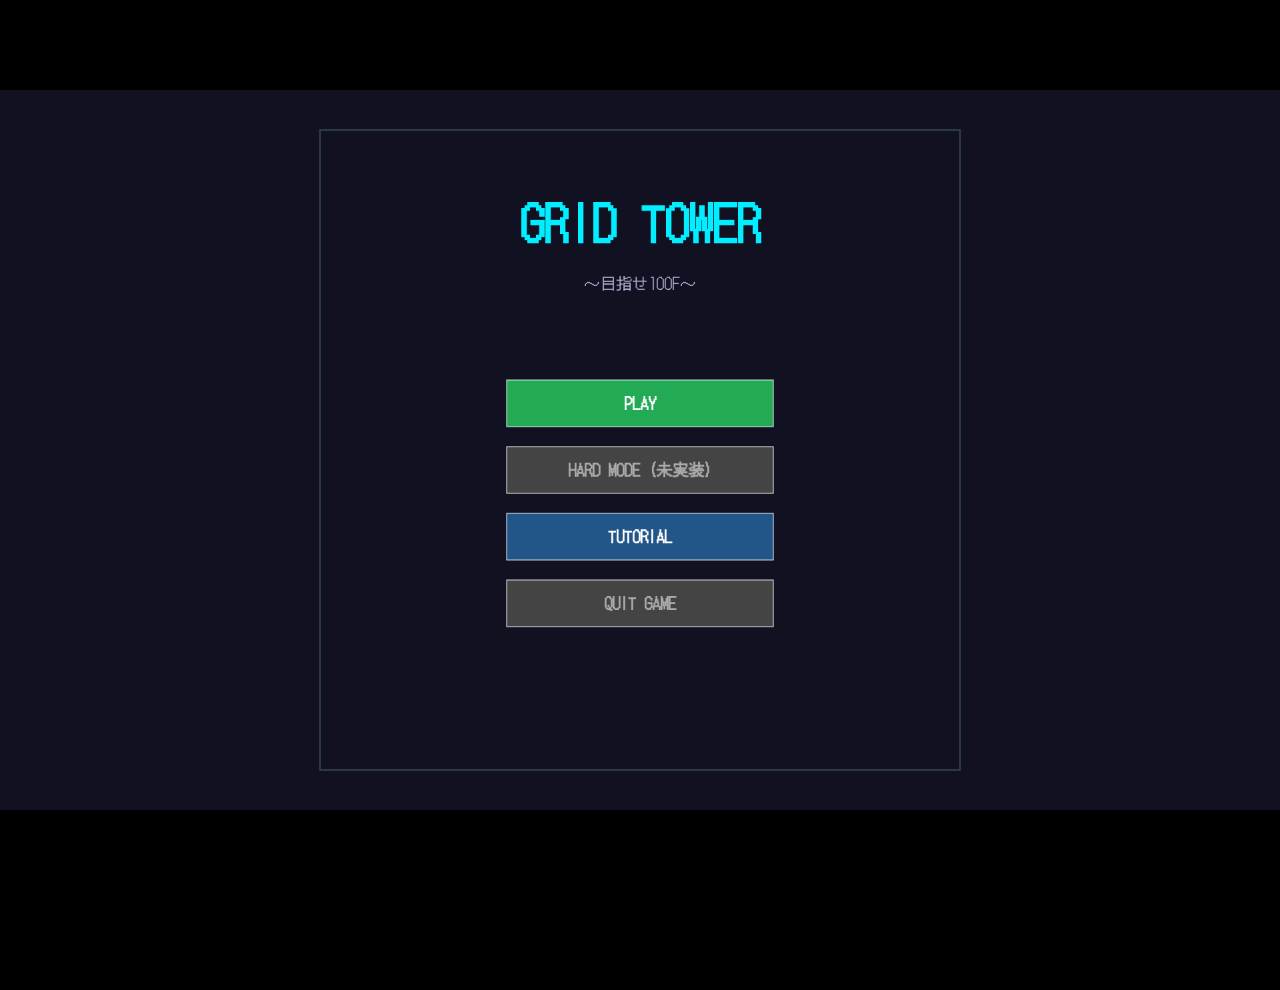
<file: templates/index58_4.html>
<!DOCTYPE html>
<html lang="ja">
<head>
<meta charset="UTF-8">
<meta name="viewport" content="width=device-width, initial-scale=1.0">
<title>GRID TOWER ～目指せ100F～</title>
<link rel="preconnect" href="https://fonts.googleapis.com">
<link rel="preconnect" href="https://fonts.gstatic.com" crossorigin>
<link href="https://fonts.googleapis.com/css2?family=DotGothic16&display=swap" rel="stylesheet">
<style>
  * { margin: 0; padding: 0; box-sizing: border-box; }
  html, body {
    width: 100%; height: 100%;
    background: #000;
    display: flex; align-items: center; justify-content: center;
    overflow: hidden;
    user-select: none;
  }
  #wrapper {
    position: relative;
    width: 1920px; height: 1080px;
  }
  canvas {
    display: block;
    background: #111122;
    cursor: default;
    font-family: 'DotGothic16', sans-serif;
  }
</style>
</head>
<body>
<div id="wrapper">
  <canvas id="gameCanvas" width="1920" height="1080"></canvas>
</div>

<script>
// ============================================================
// チュートリアルステップ定義 (tutorial_data.py 由来)[cite: 1, 6]
// ============================================================
const TUTORIAL_STEPS = [
  { step: 1, text: "画面の見方を確認しましょう。\n中央がゲームエリア、左パネルにスコアとHP、\n右パネルに現在の階層（FLOOR）が表示されます。", condition_type: "wait_input", allowed_keys: ["f"], highlight: "ui" },
  { step: 2, text: "プレイヤーの移動\n「A」キーで左、「D」キーで右に動かせます。\n実際に左右へ移動してみましょう。", condition_type: "player_move", allowed_keys: ["a", "d"], highlight: "player" },
  { step: 3, text: "ジャンプ\n「W」キーでジャンプします。\nブロックの上に乗ったり、落下を避けるのに使います。", condition_type: "player_jump", allowed_keys: ["a", "d", "w"], highlight: "player" },
  { step: 4, text: "ブロックの左右移動\n「←」「→」キー、またはマウスの左右クリックで\n落下中のブロックを左右に動かせます。", condition_type: "block_move", allowed_keys: ["a", "d", "w", "left", "right"], highlight: "block" },
  { step: 5, text: "ブロックの回転\n「Space」キーを押すとブロックが回転します。\n実際に回転させてみましょう。", condition_type: "block_rotate", allowed_keys: ["a", "d", "w", "left", "right", "space"], highlight: "block" },
  { step: 6, text: "落下速度アップ\n「↓」キーまたはマウスの中クリックを押している間、ブロックが速く落ちます。\n押し続けて速度アップを体験してみましょう。", condition_type: "block_speed", allowed_keys: ["a", "d", "w", "left", "right", "space", "down"], highlight: "block" },
  { step: 7, text: "ハードドロップ\n「↓」キーまたはマウスの中クリックを素早く2回押すと、ブロックが即座に落下・固定されます。\nダブルタップで試してみましょう。", condition_type: "hard_drop", allowed_keys: ["a", "d", "w", "left", "right", "space", "down"], highlight: "block" },
  { step: 8, text: "ラインを消す\n横一列をブロックで埋めるとラインが消え、スコアと階層が上がります。\n最下段の空いている2マスを埋めて、1ライン消去してみましょう。", condition_type: "line_clear", allowed_keys: ["all"], highlight: "none" },
  { step: 9, text: "ビームの回避\n一定周期でプレイヤーを狙うビームが降ってきます。\n画面上部に「WARNING」が出たら、赤い範囲から逃げてください。\nビームを受けずに回避するとクリアです。", condition_type: "beam_evade", allowed_keys: ["all"], highlight: "warning" },
  { step: 10, text: "チュートリアル完了！\n基本操作はすべて習得しました。\nブロックを積み上げて、できるだけ高い階層を目指しましょう！", condition_type: "wait_input", allowed_keys: ["f"], highlight: "none" }
];

// ============================================================
// ブロックデータ (block_data.py 由来、50F用19〜21を追加)[cite: 1, 2]
// ============================================================
const BLOCKS = [
  { shape_id:1, name:"square",  shape:[[0,0],[1,0],[0,1],[1,1]], color:"#ffee00", outline:"#bbaa00" },
  { shape_id:2, name:"I4",      shape:[[0,0],[0,1],[0,2],[0,3]], color:"#00eeff", outline:"#0099bb" },
  { shape_id:3, name:"I3",      shape:[[0,0],[0,1],[0,2]], color:"#55bbff", outline:"#2277bb" },
  { shape_id:4, name:"I2",      shape:[[0,0],[0,1]], color:"#aaddff", outline:"#6699bb" },
  { shape_id:5, name:"skew2",   shape:[[0,0],[1,1]], color:"#77ffaa", outline:"#22bb66" },
  { shape_id:6, name:"T",       shape:[[0,0],[1,0],[2,0],[1,1]], color:"#cc44ff", outline:"#881199" },
  { shape_id:7, name:"L",       shape:[[0,0],[0,1],[0,2],[1,2]], color:"#ff8800", outline:"#bb5500" },
  { shape_id:8, name:"J",       shape:[[1,0],[1,1],[0,2],[1,2]], color:"#4488ff", outline:"#2255bb" },
  { shape_id:9, name:"S",       shape:[[1,0],[2,0],[0,1],[1,1]], color:"#44ff66", outline:"#229944" },
  { shape_id:10,name:"Z",       shape:[[0,0],[1,0],[1,1],[2,1]], color:"#ff3333", outline:"#bb1111" },
  { shape_id:11,name:"stairs",  shape:[[1,0],[0,1],[1,1]], color:"#ff00ff", outline:"#aa00aa" },
  { shape_id:12,name:"concave", shape:[[0,0],[2,0],[0,1],[1,1],[2,1]], color:"#ff9955", outline:"#cc6622" },
  { shape_id:13,name:"T_inv",   shape:[[0,0],[1,0],[2,0],[1,1],[1,2]], color:"#ff6699", outline:"#bb2255" },
  { shape_id:14,name:"cross",   shape:[[1,0],[0,1],[1,1],[2,1],[1,2]], color:"#ffcc00", outline:"#bb8800" },
  { shape_id:15,name:"battan",  shape:[[0,0],[2,0],[1,1],[0,2],[2,2]], color:"#00ffcc", outline:"#00aa88" },
  { shape_id:16,name:"H",       shape:[[0,0],[2,0],[0,1],[2,1]], color:"#ff44aa", outline:"#bb1177" },
  { shape_id:17,name:"O_frame", shape:[[0,0],[1,0],[2,0],[0,1],[2,1],[0,2],[1,2],[2,2]], color:"#ffdd44", outline:"#bb9900" },
  { shape_id:18,name:"one",     shape:[[0,0]], color:"#ffffff", outline:"#aaaaaa" },
  // 【50Fボス専用追加分】反転ブロック定義（回転不可、特殊デバフ用）[cite: 2]
  { shape_id:19,name:"invert_R",shape:[[0,0],[1,0],[0,1],[2,1],[0,2],[1,2],[0,3],[2,3],[0,4],[1,4]], color:"#0055ff", outline:"#0033aa" },
  { shape_id:20,name:"invert_B",shape:[[0,0],[1,0],[0,1],[2,1],[0,2],[1,2],[0,3],[2,3],[0,4],[2,4]], color:"#ff1111", outline:"#aa0000" },
  { shape_id:21,name:"invert_P",shape:[[0,0],[1,0],[0,1],[2,1],[0,2],[1,2],[0,3],[0,4]], color:"#b300ff", outline:"#7700cc" }
];
const RARE_BLOCK_IDS = [12, 13, 14, 15, 16, 17, 18];
const BLOCK_COLOR_MAP = {
  1: {fill:"#887700", outline:"#554400"},
  2: {fill:"#007788", outline:"#004455"},
  3: {fill:"#225588", outline:"#113355"},
  4: {fill:"#556677", outline:"#334455"},
  5: {fill:"#227744", outline:"#114422"},
  6: {fill:"#662288", outline:"#440055"},
  7: {fill:"#884400", outline:"#552200"},
  8: {fill:"#224488", outline:"#112255"},
  9: {fill:"#226633", outline:"#115533"},
  10:{fill:"#881111", outline:"#550000"},
  11:{fill:"#880088", outline:"#550055"},
  12:{fill:"#884422", outline:"#552211"},
  13:{fill:"#883344", outline:"#551122"},
  14:{fill:"#886600", outline:"#554400"},
  15:{fill:"#007755", outline:"#004433"},
  16:{fill:"#882255", outline:"#551133"},
  17:{fill:"#886611", outline:"#554400"},
  18:{fill:"#777777", outline:"#444444"},
  // 【50Fボス専用追加分】固定後のディープカラー色定義マップ[cite: 2]
  19:{fill:"#002288", outline:"#001144"},
  20:{fill:"#880000", outline:"#440000"},
  21:{fill:"#550088", outline:"#220044"}
};

// ============================================================
// 定数
// ============================================================
const SCREEN_WIDTH  = 1920;
const SCREEN_HEIGHT = 1080;
const GAME_LEFT     = 640;
const GAME_RIGHT    = 1280;
const GAME_TOP      = 40;
const GAME_BOTTOM   = 1040;
const GRID_SIZE     = 40;
const MAP_WIDTH     = 16;
const MAP_HEIGHT    = 25;

const GRAVITY    = 0.8;
const JUMP_SPEED = -14.0;
const MOVE_SPEED = 4;
const PUSH_DELAY = 15;
const P_HALF_W   = 15;
const P_HALF_H   = 30;

const BLOCK_FALL_INTERVAL      = 20;
const BLOCK_FALL_INTERVAL_FAST = 2;
const SCORE_PER_LINE           = 100;
const LINES_PER_FLOOR          = 1;
const MAX_HP                   = 5;
const INVINCIBLE_FRAMES         = 180;

const BEAM_CYCLE       = 600;
const BEAM_WARNING     = 120;
const BEAM_WIDTH       = 3;
const BEAM_SHOW_FRAMES = 90;

const BLOCK_MOVE_INITIAL_DELAY = 12;
const BLOCK_MOVE_REPEAT_DELAY  = 4;
const COMBO_BUFFER_FRAMES      = 180;
const LINE_CLEAR_INTERVAL      = 6;
const NORMAL_BLOCK_NO_REPEAT_WINDOW = 3;

const FIXED_TERRAIN_BASE = 90000;
const PUZZLE_BLUE_ID     = 3001;
const PUZZLE_RED_ID      = 3002;
const TRAP_GRACE_FRAMES  = 45;
const BIG_BEAM_WARN_FRAMES = 30;
const BIG_BEAM_FIRE_FRAMES = 20;

// 【50Fボス専用追加分】渦巻き模様アニメーション関連定数[cite: 2]
const SWIRL_STEPS = 50;
const SWIRL_MAX_TURNS = 2.5;
const SWIRL_ROT_SPEED = 0.08;

// ============================================================
// マップ配置データ (boss_data.py 由来)[cite: 1, 3]
// ============================================================
const BOSS_20F_MAP = [
  [0,0,0,0,0,0,0,0,0,0,0,0,0,0,9999,9999],
  [0,0,0,0,0,0,0,0,0,0,0,0,0,0,9999,9999],
  [0,0,0,1,1,1,1,1,1,1,1,1,1,1,1,1],
  [1,0,0,0,0,0,0,0,0,0,0,0,0,0,0,0],
  [0,0,0,0,0,0,0,0,0,0,0,0,0,0,0,0],
  [0,0,0,0,0,0,1,0,0,0,0,0,0,0,0,0],
  [0,1,0,0,0,0,1,0,0,0,0,0,0,0,0,0],
  [0,1,0,0,0,0,0,0,0,1,0,0,0,0,0,0],
  [0,0,0,0,1,0,0,0,0,1,0,0,0,0,0,0],
  [0,0,0,0,1,0,0,0,0,0,0,0,1,0,0,0],
  [0,0,0,0,0,0,0,0,0,0,0,0,0,0,0,0],
  [0,0,0,0,0,0,0,0,0,0,0,0,0,0,0,0],
  [1,1,1,1,1,1,1,1,1,1,1,1,1,1,0,0],
  [0,0,0,0,0,0,0,0,0,0,0,0,0,0,0,0],
  [0,0,0,0,0,0,0,0,0,0,0,0,0,0,0,0],
  [0,0,0,0,0,0,0,0,0,0,0,0,0,0,0,1],
  [0,0,0,0,0,0,0,0,0,0,0,0,0,1,0,1],
  [0,0,0,0,0,0,0,0,0,0,0,1,0,1,0,0],
  [0,0,0,0,0,0,0,0,0,1,0,1,0,0,0,0],
  [0,0,0,0,0,0,0,1,0,1,0,0,0,0,0,0],
  [0,0,0,0,0,1,0,1,0,0,0,0,0,0,0,0],
  [0,0,0,1,0,1,0,0,0,0,0,0,0,0,0,0],
  [0,1,0,1,0,0,0,0,0,0,0,0,0,0,0,0],
  [0,0,0,0,0,0,0,0,0,0,0,0,0,0,0,0],
  [0,0,0,0,0,0,0,0,0,0,0,0,0,0,0,0]
];

const BOSS_30F_PHASE_1 = [
  [0,0,0,0,0,0,0,0,0,0,0,0,0,0,0,0],[0,0,0,0,0,0,0,0,0,0,0,0,0,0,0,0],[0,0,0,0,0,0,0,0,0,0,0,0,0,0,0,0],[0,0,0,0,0,0,0,0,0,0,0,0,0,0,0,0],
  [0,0,0,0,0,0,0,0,0,0,0,0,0,0,0,0],[0,0,0,0,0,0,0,0,0,0,0,0,0,0,0,0],[0,0,0,0,0,0,0,0,0,0,0,0,0,0,0,0],[0,0,0,0,0,0,0,0,0,0,0,0,0,0,0,0],
  [0,0,0,0,0,0,0,0,0,0,0,0,0,0,0,0],[0,0,0,0,0,0,0,0,0,0,0,0,0,0,0,0],[0,0,0,0,0,0,0,0,0,0,0,0,0,0,0,0],[0,0,0,0,0,0,0,0,0,0,0,0,0,0,0,0],
  [0,0,0,0,0,0,0,0,0,0,0,0,0,0,0,0],[0,0,0,0,0,0,0,0,0,0,0,0,0,0,0,0],[0,0,0,0,0,0,0,0,0,0,0,0,0,0,0,0],[0,0,0,0,0,0,0,0,0,0,0,0,0,0,0,0],
  [0,0,0,0,0,0,0,0,0,0,0,0,0,0,0,0],[0,0,0,0,0,0,0,0,0,0,0,0,0,0,0,0],[0,0,0,0,0,0,0,0,0,0,0,0,0,0,0,0],[0,0,0,0,0,0,0,0,0,0,0,0,0,0,0,0],
  [0,0,0,0,0,0,0,0,0,0,0,1,1,1,0,0],[0,0,0,0,0,0,0,0,0,0,0,1,1,1,0,0],[0,0,0,1,0,0,0,0,0,0,0,1,1,1,0,0],[0,0,1,1,1,0,0,0,0,1,0,0,0,0,0,0],
  [0,1,1,1,1,1,0,0,1,1,1,0,0,0,0,0]
];

const BOSS_30F_PHASE_2 = [
  [0,0,0,0,0,0,0,0,0,0,0,0,0,0,0,0],[0,0,0,0,0,0,0,0,0,0,0,0,0,0,0,0],[0,0,0,0,0,0,0,0,0,0,0,0,0,0,0,0],[0,0,0,0,0,0,0,0,0,0,0,0,0,0,0,0],
  [0,0,0,0,0,0,0,0,0,0,0,0,0,0,0,0],[0,0,0,0,0,0,0,0,0,0,0,0,0,0,0,0],[0,0,0,0,0,0,0,0,0,0,0,0,0,0,0,0],[0,0,0,0,0,0,0,0,0,0,0,0,0,0,0,0],
  [0,0,0,0,0,0,0,0,0,0,0,0,0,0,0,0],[0,0,0,0,0,0,0,0,0,0,0,0,0,0,0,0],[0,0,0,0,0,0,0,0,0,0,0,0,0,0,0,0],[0,0,0,0,0,0,0,0,0,0,0,0,0,0,0,0],
  [0,0,0,0,0,0,0,0,0,0,0,0,0,0,0,0],[0,0,0,0,0,0,0,0,0,0,0,0,0,0,0,0],[0,0,0,0,0,0,0,0,0,0,0,0,0,0,0,0],[0,0,0,0,0,0,0,0,0,0,0,0,0,0,0,0],
  [0,0,0,0,0,0,0,0,0,0,0,0,0,0,0,0],[0,0,0,0,0,0,0,0,0,0,0,0,0,0,0,0],[0,0,0,0,0,0,0,0,0,0,0,0,0,0,0,0],[0,0,0,0,0,0,0,0,0,0,0,0,0,0,0,0],
  [0,0,0,0,0,0,1,0,0,0,0,0,0,0,0,0],[0,1,2,1,0,0,2,0,1,1,0,0,0,0,0,0],[0,0,1,0,0,0,1,0,0,0,0,0,0,0,1,0],[0,0,0,0,0,0,1,0,0,0,0,0,1,1,0,0],
  [0,0,0,0,0,0,1,0,0,1,1,0,1,1,0,0]
];

const BOSS_30F_PHASE_3 = [
  [0,0,0,0,0,0,0,0,0,0,0,0,0,0,0,0],[0,0,0,0,0,0,0,0,0,0,0,0,0,0,0,0],[0,0,0,0,0,0,0,0,0,0,0,0,0,0,0,0],[0,0,0,0,0,0,0,0,0,0,0,0,0,0,0,0],
  [0,0,0,0,0,0,0,0,0,0,0,0,0,0,0,0],[0,0,0,0,0,0,0,0,0,0,0,0,0,0,0,0],[0,0,0,0,0,0,0,0,0,0,0,0,0,0,0,0],[0,0,0,0,0,0,0,0,0,0,0,0,0,0,0,0],
  [0,0,0,0,0,0,0,0,0,0,0,0,0,0,0,0],[0,0,0,0,0,0,0,0,0,0,0,0,0,0,0,0],[0,0,0,0,0,0,0,0,0,0,0,0,0,0,0,0],[0,0,0,0,0,0,0,0,0,0,0,0,0,0,0,0],
  [0,0,0,0,0,0,0,0,0,0,0,0,0,0,0,0],[0,0,0,0,0,0,0,0,0,0,0,0,0,0,0,0],[0,0,0,0,0,0,0,0,0,0,0,1,0,0,0,0],[0,0,0,0,0,0,0,0,0,0,0,1,0,0,0,0],
  [0,0,0,0,0,0,0,0,0,0,1,0,1,0,0,0],[0,0,0,0,0,0,0,0,0,1,0,0,0,1,1,0],[0,1,0,1,0,0,0,0,0,0,0,2,0,0,1,0],[0,0,1,0,0,0,0,0,0,0,2,2,2,0,1,0],
  [0,2,1,0,0,0,0,0,0,0,0,2,0,0,1,0],[0,0,1,0,0,0,1,0,0,0,0,0,0,0,1,0],[0,0,0,0,0,1,0,1,0,0,0,0,0,0,0,0],[0,0,0,0,1,0,2,0,1,0,0,0,0,0,0,0],
  [0,0,0,1,0,2,2,2,0,1,0,0,0,2,2,2]
];

const BOSS_30F_PHASES = [BOSS_30F_PHASE_1, BOSS_30F_PHASE_2, BOSS_30F_PHASE_3];

const BOSS_40F_MAP = [
  [0,0,0,0,0,0,0,0,0,0,0,0,0,0,0,0],[0,0,0,0,0,0,0,0,0,0,0,0,0,0,0,0],[0,1,1,0,0,0,0,0,0,0,0,0,0,1,1,0],[0,0,0,1,0,0,0,1,1,0,0,0,1,0,0,0],
  [0,0,0,0,1,0,0,0,0,0,0,1,0,0,0,0],[0,0,0,0,0,0,0,0,0,0,0,0,0,0,0,0],[0,0,0,0,0,0,0,0,0,0,0,0,0,0,0,0],[0,0,0,0,0,1,1,1,1,1,1,0,0,0,0,0],
  [0,0,0,0,0,0,0,0,0,0,0,0,0,0,0,0],[0,0,0,0,0,0,0,0,0,0,0,0,0,0,0,0],[1,1,1,1,1,1,0,0,0,0,1,1,1,1,1,1],[0,0,0,0,0,0,0,0,0,0,0,0,0,0,0,0],
  [0,0,0,0,0,0,0,0,0,0,0,0,0,0,0,0],[0,1,1,0,0,0,0,1,1,0,0,0,0,1,1,0],[0,0,0,0,0,0,0,0,0,0,0,0,0,0,0,0],[0,0,0,0,0,0,0,0,0,0,0,0,0,0,0,0],
  [0,0,1,1,1,1,1,0,0,1,1,1,1,1,0,0],[0,0,0,0,0,0,0,0,0,0,0,0,0,0,0,0],[0,0,0,0,0,0,0,0,0,0,0,0,0,0,0,0],[1,1,1,0,0,0,1,1,1,1,0,0,0,1,1,1],
  [0,0,0,0,0,0,0,0,0,0,0,0,0,0,0,0],[0,0,0,0,0,0,0,0,0,0,0,0,0,0,0,0],[0,0,0,1,1,1,0,0,0,0,1,1,1,0,0,0],[0,0,0,0,0,0,0,0,0,0,0,0,0,0,0,0],
  [0,0,0,0,0,0,0,0,0,0,0,0,0,0,0,0]
];

function encode_fixed_terrain(serial) { return FIXED_TERRAIN_BASE + serial; }
// 通常ID（shape_id * 1000 + serial）の50F反転ブロック(19〜21)が除外されるよう固定地形判定を調整[cite: 3, 4]
function is_fixed_terrain(block_id) { return block_id >= FIXED_TERRAIN_BASE && block_id !== 9999; }

// ============================================================
// BossManager クラス (boss_data.py 完全互換 + 50F対応拡張)[cite: 1, 3]
// ============================================================
class BossManager {
  constructor() { this.reset_all(); }
  reset_all() {
    this.savedBlockMap = null;
    this.isBossActive = false;
    this.bossFloor = 10;
    this.bossHp = 0;
    this.cursedBeamActive = false;
    this.bossTimer = 0;
    this.targetReached = false;
    
    // 30F
    this.puzzleMap = null;
    this.boss30PhaseIndex = 0;
    this.boss30Hp = 0;
    this.boss30Timer = 0;
    this.trapActive = false;
    this.trapTimer = 0;
    this.bigBeamPhase = "none";
    this.bigBeamTimer = 0;
    this.trapBlinkOn = true;
    this.boss30Cleared = false;
    
    // 40F
    this.boss40Cleared = false;
    this.boss40Step = 0;
    this.boss40Timer = 20;
    this.boss40SearchCount = 0;
    this.boss40LaserPhase = "none";
    this.boss40ActiveCols = [];
    this.boss40ActiveRows = [];

    // 【50Fボス専用追加分】パラメータ初期化[cite: 3]
    this.boss50Phase = 0;                  // 1:青(R), 2:赤(B), 3:紫(P)
    this.boss50PhaseBlockLocked = false; // ターゲットが盤面に一度でもロックされたか
    this.boss50TargetRemaining = 0;       // 現在盤面上の対象セル残数
    this.boss50SpawnRequested = false;    // 特殊ブロックの強制割り込み生成フラグ
    this.boss50Cleared = false;            // 50Fボス完全撃破フラグ
  }
  saveCurrentMap(blockMap) { this.savedBlockMap = blockMap.map(row => [...row]); }
  restorePreviousMap(state) { if (this.savedBlockMap) { state.blockMap = this.savedBlockMap.map(row => [...row]); } }
  
  generateBossStage(state, floor) {
    this.bossFloor = floor;
    this.isBossActive = true;
    this.saveCurrentMap(state.blockMap);
    state.blockMap = Array.from({length: MAP_HEIGHT}, () => new Array(MAP_WIDTH).fill(0));
    
    if (floor === 10) {
      const startY = MAP_HEIGHT - 8;
      for (let y = startY; y < MAP_HEIGHT; y++) {
        const holeX = Math.floor(Math.random() * MAP_WIDTH);
        const mapValue = encode_fixed_terrain(state.nextSerial);
        for (let x = 0; x < MAP_WIDTH; x++) { if (x !== holeX) state.blockMap[y][x] = mapValue; }
        state.nextSerial += 1;
      }
      this.bossHp = 8;
    } else if (floor === 20) {
      for (let y = 0; y < MAP_HEIGHT; y++) {
        for (let x = 0; x < MAP_WIDTH; x++) {
          let val = BOSS_20F_MAP[y][x];
          if (val === 9999) state.blockMap[y][x] = 9999;
          else if (val > 0) state.blockMap[y][x] = encode_fixed_terrain(state.nextSerial);
        }
      }
      state.nextSerial += 1;
      this.bossTimer = 3600;
      this.targetReached = false;
    } else if (floor === 30) {
      this.boss30PhaseIndex = 0;
      this.boss30Hp = 3;
      this.boss30Timer = 3600;
      this.trapActive = false;
      this.trapTimer = 0;
      this.bigBeamPhase = "none";
      this.bigBeamTimer = 0;
      this.boss30Cleared = false;
      this.generate_puzzle_pattern();
    } else if (floor === 40) {
      for (let y = 0; y < MAP_HEIGHT; y++) {
        for (let x = 0; x < MAP_WIDTH; x++) {
          if (BOSS_40F_MAP[y][x] === 1) state.blockMap[y][x] = encode_fixed_terrain(state.nextSerial);
        }
      }
      state.nextSerial += 1;
      this.bossTimer = 3600;
      this.init_boss40_state();
    } else if (floor === 50) {
      // 【50Fボス専用追加分】50Fステージ初期構成生成[cite: 3]
      this.boss50Phase = 1;
      this.boss50PhaseBlockLocked = false;
      this.boss50TargetRemaining = 0;
      this.boss50SpawnRequested = true; // 開幕時の割り込み要求
      this.boss50Cleared = false;
    }
  }

  generate_puzzle_pattern() {
    let grid = BOSS_30F_PHASES[this.boss30PhaseIndex % BOSS_30F_PHASES.length];
    this.puzzleMap = Array.from({length: MAP_HEIGHT}, () => new Array(MAP_WIDTH).fill(0));
    for (let y = 0; y < MAP_HEIGHT; y++) {
      for (let x = 0; x < MAP_WIDTH; x++) {
        if (grid[y][x] === 1) this.puzzleMap[y][x] = PUZZLE_BLUE_ID;
        else if (grid[y][x] === 2) this.puzzleMap[y][x] = PUZZLE_RED_ID;
      }
    }
  }

  check_blue_complete(state) {
    if (!this.puzzleMap) return false;
    for (let y = 0; y < MAP_HEIGHT; y++) {
      for (let x = 0; x < MAP_WIDTH; x++) {
        if (this.puzzleMap[y][x] === PUZZLE_BLUE_ID && state.blockMap[y][x] < 1) return false;
      }
    }
    return true;
  }

  check_red_filled(state) {
    if (!this.puzzleMap) return false;
    for (let y = 0; y < MAP_HEIGHT; y++) {
      for (let x = 0; x < MAP_WIDTH; x++) {
        if (this.puzzleMap[y][x] === PUZZLE_RED_ID && state.blockMap[y][x] >= 1) return true;
      }
    }
    return false;
  }

  reset_30f_round(state) {
    state.blockMap = Array.from({length: MAP_HEIGHT}, () => new Array(MAP_WIDTH).fill(0));
    this.generate_puzzle_pattern();
    this.boss30Timer = 3600;
    this.trapActive = false;
    this.trapTimer = 0;
  }

  advance_30f_phase(state) {
    this.boss30PhaseIndex += 1;
    this.reset_30f_round(state);
  }

  trigger_big_beam() {
    if (this.bigBeamPhase === "none") { this.bigBeamPhase = "warning"; this.bigBeamTimer = BIG_BEAM_WARN_FRAMES; }
  }

  update_boss30_logic(state, playerGx, playerInvincible) {
    if (this.bigBeamPhase !== "none") {
      this.bigBeamTimer -= 1;
      if (this.bigBeamPhase === "warning" && this.bigBeamTimer <= 0) {
        this.bigBeamPhase = "firing"; this.bigBeamTimer = BIG_BEAM_FIRE_FRAMES;
        if (playerGx !== 0 && playerGx !== MAP_WIDTH - 1 && playerInvincible === 0) return "damage";
      } else if (this.bigBeamPhase === "firing" && this.bigBeamTimer <= 0) {
        this.bigBeamPhase = "none";
      }
      return "running";
    }
    this.boss30Timer -= 1;
    if (this.boss30Timer <= 0) { this.trigger_big_beam(); return "running"; }
    if (this.check_red_filled(state)) {
      if (!this.trapActive) { this.trapActive = true; this.trapTimer = TRAP_GRACE_FRAMES; }
      else { this.trapTimer -= 1; if (this.trapTimer <= 0) { this.trigger_big_beam(); return "running"; } }
    } else { this.trapActive = false; this.trapTimer = 0; }
    
    if (this.check_blue_complete(state)) {
      this.boss30Hp -= 1;
      if (this.boss30Hp <= 0) return "victory";
      else { this.advance_30f_phase(state); return "advance"; }
    }
    return "running";
  }

  init_boss40_state() {
    this.boss40Step = 0; this.boss40Timer = 180; this.boss40SearchCount = 0;
    this.boss40LaserPhase = "none"; this.boss40ActiveCols = []; this.boss40ActiveRows = [];
  }

  update_boss40_logic(player) {
    this.bossTimer -= 1;
    if (this.bossTimer <= 0) return "clear";
    this.boss40Timer -= 1;
    
    const WARN_F = 60, FIRE_F = 60, CYCLE_F = WARN_F + FIRE_F;
    if (this.boss40Step === 0) {
      if (this.boss40Timer > 0) {
        this.boss40LaserPhase = "none"; this.boss40ActiveCols = []; this.boss40ActiveRows = [];
        return "running";
      } else { this.boss40Step = 1; this.boss40Timer = CYCLE_F; this.boss40SearchCount = 0; }
    }
    if (this.boss40Timer <= 0) {
      if (this.boss40Step === 7) {
        this.boss40SearchCount += 1;
        if (this.boss40SearchCount < 3) this.boss40Timer = CYCLE_F;
        else { this.boss40SearchCount = 0; this.boss40Step += 1; this.boss40Timer = CYCLE_F; }
      } else { this.boss40Step += 1; this.boss40Timer = CYCLE_F; }
      if (this.boss40Step > 12) { this.boss40Step = 1; this.boss40SearchCount = 0; }
    }
    
    this.boss40LaserPhase = (this.boss40Timer > FIRE_F) ? "warning" : "firing";
    
    if (this.boss40Step === 1) { this.boss40ActiveCols = []; this.boss40ActiveRows = [18, 19, 23, 24]; }
    else if (this.boss40Step === 2) { this.boss40ActiveCols = [3,4,5,6,7,8,9,10,11,12]; this.boss40ActiveRows = []; }
    else if (this.boss40Step === 3) { this.boss40ActiveCols = [12,13,14,15]; this.boss40ActiveRows = []; }
    else if (this.boss40Step === 4) { this.boss40ActiveCols = [8,9,10,11]; this.boss40ActiveRows = []; }
    else if (this.boss40Step === 5) { this.boss40ActiveCols = [4,5,6,7]; this.boss40ActiveRows = []; }
    else if (this.boss40Step === 6) { this.boss40ActiveCols = [0,1,2,3]; this.boss40ActiveRows = []; }
    else if (this.boss40Step === 7) {
      if (this.boss40Timer === CYCLE_F) {
        let pGx = Math.floor((player.x - GAME_LEFT) / GRID_SIZE);
        let pGy = Math.floor((player.y - GAME_TOP) / GRID_SIZE);
        this.boss40ActiveCols = [-1,0,1].map(i => Math.max(0, Math.min(15, pGx + i)));
        this.boss40ActiveRows = [-1,0,1].map(i => Math.max(0, Math.min(24, pGy + i)));
      }
    }
    else if (this.boss40Step === 8) { this.boss40ActiveCols = []; this.boss40ActiveRows = [16,17,18,19,20,21,22,23,24]; }
    else if (this.boss40Step === 9) { this.boss40ActiveCols = [2,5,8,11,14]; this.boss40ActiveRows = [4,9,14,19,24]; }
    else if (this.boss40Step === 10) { this.boss40ActiveCols = [8,9,10,11,12,13,14,15]; this.boss40ActiveRows = []; }
    else if (this.boss40Step === 12) {
      this.boss40ActiveCols = [4,5,6,7,8,9,10,11];
      this.boss40ActiveRows = [6,7,8,9,10,11,12,13,14,15,16,17];
    }
    return "running";
  }

  // 【50Fボス専用追加分】毎フレームのフェーズ進行・ターゲット破砕走査ロジック[cite: 3]
  update_boss50_logic(state) {
    if (this.boss50Phase < 1 || this.boss50Phase > 3) return "running";
    let targetShapeId = 19 + (this.boss50Phase - 1);
    let count = 0;
    for (let y = 0; y < MAP_HEIGHT; y++) {
      for (let x = 0; x < MAP_WIDTH; x++) {
        let val = state.blockMap[y][x];
        if (val >= 1 && Math.floor(val / 1000) === targetShapeId) count++;
      }
    }
    this.boss50TargetRemaining = count;

    if (!this.boss50PhaseBlockLocked) {
      if (count > 0) this.boss50PhaseBlockLocked = true;
      return "running";
    }

    if (count === 0) {
      if (this.boss50Phase === 3) {
        this.boss50Phase = 0;
        return "victory";
      } else {
        this.boss50Phase += 1;
        this.boss50PhaseBlockLocked = false;
        this.boss50SpawnRequested = true; // 次のフェーズの強制ロード
        state.blockMap = Array.from({length: MAP_HEIGHT}, () => new Array(MAP_WIDTH).fill(0)); // 盤面全消去
        return "phase_advance";
      }
    }
    return "running";
  }

  // 【50Fボス専用追加分】強制割り込みスポーン判定[cite: 3]
  getForcedSpawnShapeId() {
    if (this.boss50SpawnRequested && this.boss50Phase >= 1 && this.boss50Phase <= 3) {
      this.boss50SpawnRequested = false;
      return 19 + (this.boss50Phase - 1);
    }
    return null;
  }

  // 【50Fボス専用追加分】盤面を走査した操作反転デバフ状態の取得[cite: 3]
  getPlayerStatusEffects(state) {
    let blockRev = false;
    let playerRev = false;
    for (let y = 0; y < MAP_HEIGHT; y++) {
      for (let x = 0; x < MAP_WIDTH; x++) {
        let val = state.blockMap[y][x];
        if (val >= 1) {
          let sid = Math.floor(val / 1000);
          if (sid === 19) blockRev = true;
          if (sid === 20) playerRev = true;
          if (sid === 21) { blockRev = true; playerRev = true; }
        }
      }
    }
    return { blockReversed: blockRev, playerReversed: playerRev };
  }
}
const bossSys = new BossManager();

// ============================================================
// ユーティリティ
// ============================================================
const _ghostColorCache = {};
function darkenColor(hex, factor = 0.25) {
  if (!hex.startsWith("#")) return "#333333";
  if (_ghostColorCache[hex + factor]) return _ghostColorCache[hex + factor];
  let r = parseInt(hex.slice(1,3),16);
  let g = parseInt(hex.slice(3,5),16);
  let b = parseInt(hex.slice(5,7),16);
  r = Math.floor(r * factor); g = Math.floor(g * factor); b = Math.floor(b * factor);
  const result = `#${r.toString(16).padStart(2,'0')}${g.toString(16).padStart(2,'0')}${b.toString(16).padStart(2,'0')}`;
  _ghostColorCache[hex + factor] = result;
  return result;
}

function getOrdinal(n) {
  const v = n % 100; if (v >= 11 && v <= 13) return "th";
  switch (n % 10) { case 1: return "st"; case 2: return "nd"; case 3: return "rd"; default: return "th"; }
}

function capFloorAtBoss(state) {
  if (state.floor >= 10 && !bossSys.cursedBeamActive) state.floor = 10;
  else if (state.floor >= 20 && !bossSys.targetReached) state.floor = 20;
  else if (state.floor >= 30 && !bossSys.boss30Cleared) state.floor = 30;
  else if (state.floor >= 40 && !bossSys.boss40Cleared) state.floor = 40;
  else if (state.floor >= 50 && !bossSys.boss50Cleared) state.floor = 50; // 【50F追加】
}

function flushLineClearQueue(state, awardScore = true) {
  if (awardScore) state.score += SCORE_PER_LINE * state.lineClearQueue.length;
  state.lineClearQueue = []; state.lineClearTimer = 0;
}

function getBeamCycle(floor) {
  if (bossSys.cursedBeamActive) return 1800;
  if (floor < 10) return Infinity;
  if (floor >= 90) return 200;
  return 600 - Math.floor((floor - 10) / 10) * 50;
}

function getFallInterval(floor) {
  if (floor >= 90) return 6;
  if (floor >= 80) return 7;
  if (floor >= 70) return 8;
  if (floor >= 60) return 9;
  if (floor >= 50) return 10;
  if (floor >= 40) return 12;
  if (floor >= 30) return 14;
  if (floor >= 20) return 16;
  if (floor >= 10) return 18;
  return 20;
}

// 【50Fボス専用追加分】渦巻き(ぐるぐる)模様のセル描画ロジック[cite: 2]
function drawSwirlCell(ctx, cx, cy, shapeId, frameCounter) {
  let direction = (shapeId === 19 || shapeId === 20 || shapeId === 21) ? -1 : 0;
  if (direction === 0) return;
  let angle = frameCounter * SWIRL_ROT_SPEED * direction;
  let cosA = Math.cos(angle);
  let sinA = Math.sin(angle);
  let maxRadius = (GRID_SIZE / 2) - 5;
  
  ctx.save();
  ctx.beginPath();
  for (let i = 0; i <= SWIRL_STEPS; i++) {
    let t = i / SWIRSteps;
    let r = maxRadius * t;
    let theta = -(t * SWIRL_MAX_TURNS * 2 * Math.PI);
    let dx = r * Math.cos(theta);
    let dy = r * Math.sin(theta);
    // 回転行列の適用
    let rx = dx * cosA - dy * sinA;
    let ry = dx * sinA + dy * cosA;
    if (i === 0) ctx.moveTo(cx + rx, cy + ry);
    else ctx.lineTo(cx + rx, cy + ry);
  }
  ctx.strokeStyle = "#ffffff";
  ctx.lineWidth = 4;
  ctx.lineJoin = "round";
  ctx.lineCap = "round";
  ctx.stroke();
  ctx.restore();
}
const SWIRSteps = SWIRL_STEPS;

// ============================================================
// シーン管理
// ============================================================
let scene = "title";
let prevScene = "game";
let _btnRects = {};
let globalFrameCount = 0; // 【50F追加分】位相を保つための通しフレームカウンタ[cite: 2, 4]

// ============================================================
// クラス定義
// ============================================================
class TutorialState {
  constructor() { this.reset(); }
  currentStepData() { return this.stepIdx < TUTORIAL_STEPS.length ? TUTORIAL_STEPS[this.stepIdx] : null; }
  isBlockFrozen() { let sd = this.currentStepData(); return sd ? sd.step <= 3 : false; }
  isWaitingForAck() { return !this.started; }
  reset() { this.stepIdx = 0; this.isCleared = false; this.flags = {}; this.initialVal = 0; this.stepTimer = 0; this._needsSetup = true; this.blockIndex = 0; this.started = false; }
  advance() { this.stepIdx += 1; this.isCleared = false; this.flags = {}; this.initialVal = 0; this.stepTimer = 0; this._needsSetup = true; this.started = false; }
  setCleared() { this.isCleared = true; }
}

function tutSetupStep(tutState, state, player, fb, beam = null) {
  tutState._needsSetup = false;
  const sd = tutState.currentStepData(); if (!sd) return;
  if (sd.step === 2) tutState.initialVal = player.x;
  else if (sd.step === 4) tutState.initialVal = fb.x;
  else if (sd.step === 8) {
    tutState.initialVal = state.score;
    state.blockMap = Array.from({length: MAP_HEIGHT}, () => new Array(MAP_WIDTH).fill(0));
    for (let x = 0; x < MAP_WIDTH; x++) state.blockMap[MAP_HEIGHT - 1][x] = 1001;
    state.blockMap[MAP_HEIGHT - 1][Math.floor(MAP_WIDTH / 2)] = 0;
    state.blockMap[MAP_HEIGHT - 1][Math.floor(MAP_WIDTH / 2) - 1] = 0;
  } else if (sd.step === 9) {
    tutState.initialVal = player.hp;
    if (beam) { beam.phase = "wait"; beam.timer = 1800 - 120 - 60; }
  }
}

function tutCheckStepCondition(tutState, state, player, fb, beam) {
  tutState.stepTimer += 1; if (tutState.isCleared) return;
  const sd = tutState.currentStepData(); if (!sd) return;
  const ctype = sd.condition_type;
  if (ctype === "player_move") { if (Math.abs(player.x - tutState.initialVal) > 80) tutState.setCleared(); }
  else if (ctype === "player_jump") { if (tutState.flags.jumped) tutState.setCleared(); }
  else if (ctype === "block_move") { if (Math.abs(fb.x - tutState.initialVal) > 0) tutState.setCleared(); }
  else if (ctype === "block_rotate") { if (tutState.flags.rotated) tutState.setCleared(); }
  else if (ctype === "block_speed") { if (tutState.flags.down_pressed) tutState.setCleared(); }
  else if (ctype === "hard_drop") { if (tutState.flags.hard_dropped) tutState.setCleared(); }
  else if (ctype === "line_clear") { if (state.score > tutState.initialVal) tutState.setCleared(); }
  else if (ctype === "beam_evade") {
    if (tutState.flags.beam_fired && player.hp >= tutState.initialVal) tutState.setCleared();
    else if (player.hp < tutState.initialVal) { tutState.flags.beam_fired = false; tutState.initialVal = player.hp; }
  }
}

class GameState {
  constructor() {
    this.blockMap = Array.from({length: MAP_HEIGHT}, () => new Array(MAP_WIDTH).fill(0));
    this.nextSerial = 1; this.blockCount = 0; this.rareCountdown = Math.floor(Math.random() * 5) + 28;
    this.keyStates = { w:false, a:false, s:false, d:false, space:false, down:false }; this.lastHkey = "";
    this.score = 0; this.floor = 1; this.floorLines = 0; this.downPressCount = 0; this.downDoubleTapTimer = 0;
    this.comboTotalLines = 0; this.comboCount = 0; this.comboBlocks = 0; this.pendingComboBlocks = 0; this.comboTimer = 0; this.comboEverActivated = false;
    this.gravityTimer = 0; this.pushedBlockIds = new Set(); this.pushGravityTimer = 0; this.lineClearQueue = []; this.lineClearTimer = 0; this.nextBlockData = null;
    this.notifiedFloor = 1; this.bgAnim = { active: false, y: 0, text: "", color: "" };
    this.recentNormalShapeIds = [];
  }
  getBlockCache() {
    let cache = {};
    for (let y = 0; y < MAP_HEIGHT; y++) {
      for (let x = 0; x < MAP_WIDTH; x++) {
        let bid = this.blockMap[y][x]; if (bid >= 1) { if (!cache[bid]) cache[bid] = []; cache[bid].push([x, y]); }
      }
    }
    return cache;
  }
}

class Player {
  constructor() { this.x = Math.floor((GAME_LEFT + GAME_RIGHT) / 2); this.y = GAME_BOTTOM - 20; this.vx = 0; this.vy = 0; this.isGrounded = false; this.pushTimerL = 0; this.pushTimerR = 0; this.hp = MAX_HP; this.invincible = 0; this.blinkVisible = true; }
}

class BeamState { constructor() { this.timer = 0; this.col = 0; this.showTimer = 0; this.phase = "wait"; this.blinkOn = true; } }
class BlockMoveState { constructor() { this.leftHeld = false; this.rightHeld = false; this.holdFrames = 0; this.repeatAcc = 0; } }

class FallingBlock {
  constructor(state = null) { this.x = 0; this.y = 0; this.timer = 0; this.shapeId = 1; this.shape = []; this.color = "#ffdd00"; this.outline = "#cc9900"; this.spawnBlock(state || new GameState(), null, true, false); }
  _pickBlockData(state, isTutorial, tutState) {
    if (isTutorial && tutState) { let normal = BLOCKS.filter(b => b.shape_id <= 11); return normal[tutState.blockIndex % normal.length]; }
    if (RARE_BLOCK_IDS.length > 0 && state.rareCountdown <= 0) { return BLOCKS.find(b => b.shape_id === RARE_BLOCK_IDS[Math.floor(Math.random() * RARE_BLOCK_IDS.length)]); }
    // 通常ブロックの抽選時に50Fボス用ブロック(19〜21)が混ざらないようガード[cite: 4]
    let normal = BLOCKS.filter(b => b.shape_id <= 11);
    let candidates = normal.filter(b => !state.recentNormalShapeIds.includes(b.shape_id));
    if (candidates.length === 0) candidates = normal;
    let choice = candidates[Math.floor(Math.random() * candidates.length)];
    state.recentNormalShapeIds.push(choice.shape_id);
    if (state.recentNormalShapeIds.length > NORMAL_BLOCK_NO_REPEAT_WINDOW) state.recentNormalShapeIds.shift();
    return choice;
  }
  spawnBlock(state, tutState = null, isInit = false, isTutorial = false) {
    if (!isInit) { state.blockCount += 1; state.rareCountdown -= 1; }
    if (!state.nextBlockData) state.nextBlockData = this._pickBlockData(state, isTutorial, tutState);
    let data = (isTutorial && tutState) ? BLOCKS.filter(b => b.shape_id <= 11)[tutState.blockIndex % BLOCKS.filter(b => b.shape_id <= 11).length] : state.nextBlockData;
    if (isTutorial && tutState) tutState.blockIndex += 1;
    state.nextBlockData = this._pickBlockData(state, isTutorial, tutState);
    if (!isTutorial && RARE_BLOCK_IDS.length > 0 && state.rareCountdown <= 0) state.rareCountdown = Math.floor(Math.random() * 5) + 28;
    this.shapeId = data.shape_id; this.shape = data.shape.map(([dx,dy]) => [dx,dy]); this.color = data.color; this.outline = data.outline;
    const maxDx = Math.max(...this.shape.map(([dx]) => dx));
    this.x = isTutorial ? Math.floor((MAP_WIDTH - maxDx) / 2) : Math.floor(Math.random() * (MAP_WIDTH - maxDx - 2)) + 1;
    this.y = 0; this.timer = 0;
  }
  // 【50Fボス専用追加分】フェーズターゲットブロックの強制割り込みスポーン経路[cite: 4]
  spawnBlockForced(shapeId) {
    let data = BLOCKS.find(b => b.shape_id === shapeId);
    if (!data) return;
    this.shapeId = data.shape_id; this.shape = data.shape.map(([dx,dy]) => [dx,dy]); this.color = data.color; this.outline = data.outline;
    const maxDx = Math.max(...this.shape.map(([dx]) => dx));
    this.x = Math.floor((MAP_WIDTH - maxDx) / 2); this.y = 0; this.timer = 0;
  }
  getCells() { return this.shape.map(([dx,dy]) => [this.x + dx, this.y + dy]); }
  getGhostCells(state) {
    let ghostY = this.y; while (!checkCollision(state, this, this.x, ghostY + 1)) ghostY++;
    if (ghostY === this.y) return []; return this.shape.map(([dx,dy]) => [this.x + dx, ghostY + dy]);
  }
  rotateLeft(state) {
    if (this.shapeId === 19 || this.shapeId === 20 || this.shapeId === 21) return; // 【50F追加分】回転不可制限[cite: 4]
    let ns = this.shape.map(([dx,dy]) => [dy, -dx]);
    const minX = Math.min(...ns.map(([dx]) => dx)), minY = Math.min(...ns.map(([,dy]) => dy));
    ns = ns.map(([dx,dy]) => [dx - minX, dy - minY]); if (!this._collides(state, ns)) this.shape = ns;
  }
  _collides(state, shape) {
    for (const [dx,dy] of shape) {
      const tx = this.x + dx, ty = this.y + dy;
      if (tx < 0 || tx >= MAP_WIDTH || ty >= MAP_HEIGHT) return true;
      if (ty >= 0 && state.blockMap[ty][tx] >= 1) return true;
    }
    return false;
  }
}

// ============================================================
// 衝突・更新判定ロジック
// ============================================================
function checkCollision(state, fb, nx, ny) {
  for (const [dx,dy] of fb.shape) {
    const tx = nx + dx, ty = ny + dy;
    if (tx < 0 || tx >= MAP_WIDTH || ty >= MAP_HEIGHT) return true;
    if (ty >= 0 && state.blockMap[ty][tx] >= 1) return true;
  }
  return false;
}

function lockBlock(state, fb) {
  const mapValue = fb.shapeId * 1000 + state.nextSerial;
  for (const [gx,gy] of fb.getCells()) { if (gx >= 0 && gx < MAP_WIDTH && gy >= 0 && gy < MAP_HEIGHT) state.blockMap[gy][gx] = mapValue; }
  state.nextSerial += 1;
}

function checkLineClear(state, countCombo = true) {
  let existingRows = new Set(state.lineClearQueue); let newFullRows = [];
  for (let y = MAP_HEIGHT - 1; y >= 0; y--) {
    if (!state.blockMap[y].includes(0) && !existingRows.has(y) && !state.blockMap[y].includes(9999)) newFullRows.push(y);
  }
  if (newFullRows.length === 0) return;
  if (countCombo) {
    let lines = newFullRows.length; if (state.comboTimer <= 0) state.comboTotalLines = 0;
    state.comboTotalLines += lines; let prevCount = state.comboCount; state.comboCount = state.comboTotalLines - 1; state.comboTimer = COMBO_BUFFER_FRAMES;
    if (state.comboCount - prevCount > 0) { state.comboEverActivated = true; state.pendingComboBlocks += (state.comboCount - prevCount); }
    if (!bossSys.isBossActive) {
      let prevBonus = Math.floor(Math.max(prevCount - 1, 0) / 4), newBonus = Math.floor(Math.max(state.comboCount - 1, 0) / 4);
      if (newBonus > prevBonus) state.floor += (newBonus - prevBonus); capFloorAtBoss(state);
    }
  }
  for (let row of newFullRows) state.lineClearQueue.push(row);
}

function enqueueNewFullRows(state) {
  const existingRows = new Set(state.lineClearQueue);
  for (let y = MAP_HEIGHT - 1; y >= 0; y--) {
    if (!state.blockMap[y].includes(0) && !existingRows.has(y)) state.lineClearQueue.push(y);
  }
}

function processLineClearQueue(state) {
  if (state.lineClearQueue.length === 0) return;
  state.lineClearTimer += 1; if (state.lineClearTimer < LINE_CLEAR_INTERVAL) return;
  state.lineClearTimer = 0; let row = state.lineClearQueue.shift();
  if (state.blockMap[row].includes(0)) { enqueueNewFullRows(state); return; }
  for (let ty = row; ty > 0; ty--) state.blockMap[ty] = [...state.blockMap[ty - 1]];
  state.blockMap[0] = new Array(MAP_WIDTH).fill(0); state.score += SCORE_PER_LINE;
  state.lineClearQueue = state.lineClearQueue.map(r => r < row ? r - 1 : r);
  enqueueNewFullRows(state);

  if (bossSys.isBossActive && scene === "boss_10f") {
    bossSys.bossHp -= 1;
    if (bossSys.bossHp <= 0) {
      bossSys.isBossActive = false; scene = "game"; player.hp = MAX_HP; teleportPlayer(player);
      player.invincible = INVINCIBLE_FRAMES; beam.phase = "wait"; beam.timer = 0;
      bossSys.restorePreviousMap(state); bossSys.cursedBeamActive = true; state.floor = 11; state.notifiedFloor = 11;
      flushLineClearQueue(state, false);
    }
  } else if (bossSys.isBossActive && scene === "boss_50f") {
    // 【50Fボス専用追加分】ライン消去時の進行判定割り込み[cite: 4]
    _flush_line_clear_queue_50f();
  } else {
    state.floorLines += 1; if (state.floorLines >= LINES_PER_FLOOR) { state.floor += 1; state.floorLines = 0; capFloorAtBoss(state); }
  }
}

// 【50F追加分】50F専用のライン消去後判定呼び出し用関数[cite: 4]
function _flush_line_clear_queue_50f() {
  let res = bossSys.update_boss50_logic(state);
  if (res === "phase_advance") {
    let fid = bossSys.getForcedSpawnShapeId();
    if (fid) fb.spawnBlockForced(fid);
    flushLineClearQueue(state, false);
  } else if (res === "victory") {
    bossSys.isBossActive = false; bossSys.boss50Cleared = true; scene = "game"; player.hp = MAX_HP;
    teleportPlayer(player); player.invincible = INVINCIBLE_FRAMES; bossSys.restorePreviousMap(state);
    state.floor = 51; state.floorLines = 0; state.notifiedFloor = 51; flushLineClearQueue(state, false);
  }
}

function applyGravityPushOnly(state, fb) {
  if (scene === "boss_20f" || scene === "boss_40f" || state.pushedBlockIds.size === 0) return;
  state.pushGravityTimer += 1; const interval = state.keyStates.down ? BLOCK_FALL_INTERVAL_FAST : getFallInterval(state.floor);
  if (state.pushGravityTimer < interval) return;
  state.pushGravityTimer = 0;
  const fbCells = new Set(fb.getCells().map(c => `${c[0]},${c[1]}`)); const blockCache = state.getBlockCache();
  let existingIds = new Set(); state.pushedBlockIds.forEach(id => { if (blockCache[id]) existingIds.add(id); });
  state.pushedBlockIds = existingIds; if (state.pushedBlockIds.size === 0) return;
  let settledIds = new Set(), sortedIds = Array.from(state.pushedBlockIds).sort((a,b)=>a-b);
  for (let blockId of sortedIds) {
    if (is_fixed_terrain(blockId) || blockId === 9999) { settledIds.add(blockId); continue; }
    let cells = blockCache[blockId], canDrop = true;
    for (let [cx, cy] of cells) {
      let ny = cy + 1; if (ny >= MAP_HEIGHT) { canDrop = false; break; }
      if ((state.blockMap[ny][cx] >= 1 && state.blockMap[ny][cx] !== blockId) || fbCells.has(`${cx},${ny}`)) { canDrop = false; break; }
    }
    if (canDrop && cells.length > 0) {
      cells.sort((a,b) => b[1] - a[1]).forEach(([cx, cy]) => { state.blockMap[cy + 1][cx] = blockId; state.blockMap[cy][cx] = 0; });
    } else settledIds.add(blockId);
  }
  let movedIds = new Set(Array.from(state.pushedBlockIds).filter(id => !settledIds.has(id)));
  movedIds.forEach(blockId => {
    let cells = blockCache[blockId] || [], topCells = {};
    for (const [cx, cy] of cells) { if (!(cx in topCells) || cy < topCells[cx]) topCells[cx] = cy; }
    for (const cx in topCells) {
      let ay = topCells[cx] - 1; if (ay >= 0) { let aboveId = state.blockMap[ay][cx]; if (aboveId >= 1 && aboveId !== blockId) state.pushedBlockIds.add(aboveId); }
    }
  });
  settledIds.forEach(id => state.pushedBlockIds.delete(id));
  if (movedIds.size > 0) fb.timer = interval; if (settledIds.size > 0) checkLineClear(state, true);
}

function useComboBlock(state, fb) {
  if (state.comboBlocks <= 0 || scene.startsWith("boss_")) return;
  for (let gaps = 1; gaps < MAP_WIDTH; gaps++) {
    for (let y = MAP_HEIGHT - 1; y >= 0; y--) {
      if (state.blockMap[y].includes(9999)) continue;
      let emptyCols = []; for (let x=0; x<MAP_WIDTH; x++) if (state.blockMap[y][x] === 0) emptyCols.push(x);
      if (emptyCols.length === gaps) {
        let px = emptyCols[Math.floor(emptyCols.length / 2)], mapValue = 1 * 1000 + state.nextSerial;
        state.blockMap[y][px] = mapValue; state.nextSerial += 1; state.comboBlocks -= 1; checkLineClear(state, false); return;
      }
    }
  }
}

function teleportPlayer(p) { p.x = Math.floor((GAME_LEFT + GAME_RIGHT) / 2); p.y = GAME_TOP + 100; p.vy = 0; p.isGrounded = false; }
function teleportPlayerBoss20(p) { p.x = GAME_LEFT + 8 * GRID_SIZE; p.y = GAME_BOTTOM - P_HALF_H; p.vy = 0; p.isGrounded = false; }

function applyPlayerDamage(p) {
  p.hp = Math.max(0, p.hp - 1); p.invincible = INVINCIBLE_FRAMES;
  if (p.hp <= 0) scene = "gameover";
  else if (scene === "boss_20f" || scene === "boss_40f") teleportPlayerBoss20(p);
  else teleportPlayer(p);
}

function checkCrush(state, fb, p) {
  if (p.invincible > 0 || !p.isGrounded) return;
  // 【当たり判定修復】マージン無しだと、斜めブロックが「1マス空けて浮いた」状態で着地した際に
  // プレイヤーの頭のてっぺんがほんの数px掠っただけで押しつぶし判定になってしまうため、
  // 半マス(GRID_SIZE/2)分のマージンを設けて「実際にしっかり重なった」場合のみ反応するようにする。
  const headGy = Math.floor((p.y - (P_HALF_H - GRID_SIZE / 2) - GAME_TOP) / GRID_SIZE);
  const lx = Math.floor((p.x - (P_HALF_W - 2) - GAME_LEFT) / GRID_SIZE);
  const rx = Math.floor((p.x + (P_HALF_W - 2) - GAME_LEFT) / GRID_SIZE);
  const fbCells = (scene === "boss_20f" || scene === "boss_40f") ? new Set() : new Set(fb.getCells().map(([x,y]) => `${x},${y}`));
  for (const cx of [lx, rx]) {
    if (cx < 0 || cx >= MAP_WIDTH) continue;
    if (fbCells.has(`${cx},${headGy}`) || (headGy >= 0 && headGy < MAP_HEIGHT && state.blockMap[headGy][cx] >= 1 && state.blockMap[headGy][cx] !== 9999)) {
      applyPlayerDamage(p); break;
    }
  }
}

function checkCrushHarddrop(state, p) {
  if (p.invincible > 0) return;
  const checkXs = [Math.floor((p.x - (P_HALF_W - 2) - GAME_LEFT) / GRID_SIZE), Math.floor((p.x + (P_HALF_W - 2) - GAME_LEFT) / GRID_SIZE)];
  const checkYs = [Math.floor((p.y - (P_HALF_H - 2) - GAME_TOP) / GRID_SIZE), Math.floor((p.y + (P_HALF_H - 2) - GAME_TOP) / GRID_SIZE)];
  for (const cy of checkYs) for (const cx of checkXs) {
    if (cx >= 0 && cx < MAP_WIDTH && cy >= 0 && cy < MAP_HEIGHT && state.blockMap[cy][cx] >= 1 && state.blockMap[cy][cx] !== 9999) {
      applyPlayerDamage(p); return;
    }
  }
}

// 【当たり判定修復】ハードドロップは瞬間移動のため、着地位置だけを見る checkCrushHarddrop では
// 「落下経路の途中でプレイヤーの体をすり抜ける」（空中にいる時／足場からはみ出している時に、
// ブロックがプレイヤーの下の遠い床まで落ちてしまい、最終着地位置とプレイヤー位置がズレて
// 何も検知できない）ケースを捕捉できない。そのため、1マス落ちるたびに現在の fb セルと
// プレイヤーの重なりを確認する「通過判定」を別途用意する。
function checkCrushHarddropSweep(state, fb, p) {
  if (p.invincible > 0) return false;
  const checkXs = [Math.floor((p.x - (P_HALF_W - 2) - GAME_LEFT) / GRID_SIZE), Math.floor((p.x + (P_HALF_W - 2) - GAME_LEFT) / GRID_SIZE)];
  const checkYs = [Math.floor((p.y - (P_HALF_H - 2) - GAME_TOP) / GRID_SIZE), Math.floor((p.y + (P_HALF_H - 2) - GAME_TOP) / GRID_SIZE)];
  const fbCells = new Set(fb.getCells().map(([x, y]) => `${x},${y}`));
  for (const cy of checkYs) for (const cx of checkXs) {
    if (fbCells.has(`${cx},${cy}`)) { applyPlayerDamage(p); return true; }
  }
  return false;
}

function checkBoss20fGoal(state, p) {
  const corners = [
    [p.x - P_HALF_W + 2, p.y - P_HALF_H + 2], [p.x + P_HALF_W - 2, p.y - P_HALF_H + 2],
    [p.x - P_HALF_W + 2, p.y + P_HALF_H - 2], [p.x + P_HALF_W - 2, p.y + P_HALF_H - 2]
  ];
  for (const [px, py] of corners) {
    let gx = Math.floor((px - GAME_LEFT) / GRID_SIZE), gy = Math.floor((py - GAME_TOP) / GRID_SIZE);
    if (gx >= 0 && gx < MAP_WIDTH && gy >= 0 && gy < MAP_HEIGHT && state.blockMap[gy][gx] === 9999) return true;
  }
  return false;
}

function updateBeam(beam, player, forcedCycle = null) {
  if (scene === "boss_20f" || scene === "boss_40f") { beam.timer = 0; beam.phase = "wait"; return; }
  const currentCycle = forcedCycle !== null ? forcedCycle : getBeamCycle(state.floor);
  if (currentCycle === Infinity && !bossSys.isBossActive) { beam.timer = 0; beam.phase = "wait"; return; }
  let cycle = (bossSys.isBossActive && !bossSys.cursedBeamActive) ? 600 : currentCycle;
  beam.timer += 1;
  if (beam.phase === "wait" && beam.timer >= cycle - BEAM_WARNING) {
    beam.phase = "warning"; let pGx = Math.floor((player.x - GAME_LEFT) / GRID_SIZE);
    beam.col = Math.max(0, Math.min(MAP_WIDTH - BEAM_WIDTH, pGx - Math.floor(BEAM_WIDTH / 2)));
  }
  if (beam.phase === "warning") beam.blinkOn = (Math.floor(beam.timer / 8) % 2 === 0);
  if (beam.phase === "warning" && beam.timer >= cycle) { beam.phase = "firing"; beam.showTimer = BEAM_SHOW_FRAMES; beam.timer = 0; }
  if (beam.phase === "firing") {
    beam.showTimer -= 1;
    if (player.invincible === 0) {
      let pGx = Math.floor((player.x - GAME_LEFT) / GRID_SIZE);
      if (beam.col <= pGx && pGx < beam.col + BEAM_WIDTH) applyPlayerDamage(player);
    }
    if (beam.showTimer <= 0) beam.phase = "wait";
  }
}

function updateBlockMove(state, fb, bms) {
  if (scene === "boss_20f" || scene === "boss_40f") return;
  if (bms.leftHeld === bms.rightHeld) { bms.holdFrames = 0; bms.repeatAcc = 0; return; }
  
  // 【50Fボス専用追加分】ブロック操作反転ステータスの取得・反映[cite: 4]
  let isBlockReversed = false;
  if (scene === "boss_50f") {
    let effects = bossSys.getPlayerStatusEffects(state);
    isBlockReversed = effects.blockReversed;
  }

  let dir = bms.leftHeld ? -1 : 1;
  if (isBlockReversed) dir = -dir; // 左右進行方向の鏡像反転

  if (bms.holdFrames === 0 || (bms.holdFrames >= BLOCK_MOVE_INITIAL_DELAY && ++bms.repeatAcc >= BLOCK_MOVE_REPEAT_DELAY)) {
    if (bms.holdFrames > 0) bms.repeatAcc = 0; if (!checkCollision(state, fb, fb.x + dir, fb.y)) fb.x += dir;
  }
  bms.holdFrames += 1;
}

function updateFallingBlock(state, fb, isTutorial = false, tutState = null) {
  if (scene === "boss_20f" || scene === "boss_40f") return;
  const interval = state.keyStates.down ? BLOCK_FALL_INTERVAL_FAST : getFallInterval(state.floor);
  fb.timer += 1; if (fb.timer < interval) return;
  fb.timer = 0;
  if (!checkCollision(state, fb, fb.x, fb.y + 1)) fb.y += 1;
  else {
    lockBlock(state, fb);
    
    // 【50Fボス専用追加分】固定時、フェーズ進行用割り込み要求があれば強制割り当て[cite: 4]
    let forcedId = bossSys.getForcedSpawnShapeId();
    if (forcedId) {
      fb.spawnBlockForced(forcedId);
    } else {
      fb.spawnBlock(state, tutState, false, isTutorial);
    }
    checkLineClear(state, true);
    
    // 【50F追加分】固定直後にターゲット消去されたかどうかの通常走査判定[cite: 4]
    if (scene === "boss_50f") _flush_line_clear_queue_50f();
  }
}

function isSolidAll(state, fb, gx, gy) {
  if (gx < 0 || gx >= MAP_WIDTH || gy < 0 || gy >= MAP_HEIGHT) return false;
  if (state.blockMap[gy][gx] === 9999) return false;
  if (state.blockMap[gy][gx] >= 1) return true;
  if (scene === "boss_20f" || scene === "boss_40f") return false;
  for (const [fx,fy] of fb.getCells()) { if (fx === gx && fy === gy) return true; }
  return false;
}

function updatePlayer(state, fb, player) {
  const ks = state.keyStates; player.vx = 0;
  
  // 【50Fボス専用追加分】プレイヤー操作反転ステータスの取得[cite: 4]
  let isPlayerReversed = false;
  if (scene === "boss_50f") {
    let effects = bossSys.getPlayerStatusEffects(state);
    isPlayerReversed = effects.playerReversed;
  }

  if (ks.a && ks.d) player.vx = (state.lastHkey === "a") ? -MOVE_SPEED : MOVE_SPEED;
  else if (ks.a) player.vx = -MOVE_SPEED; else if (ks.d) player.vx = MOVE_SPEED;

  if (isPlayerReversed) player.vx = -player.vx; // 【50F追加】左右入力速度の鏡像反転

  const upperY = Math.floor((player.y - (P_HALF_H - 1) - GAME_TOP) / GRID_SIZE);
  const lowerY = Math.floor((player.y + (P_HALF_H - 1) - GAME_TOP) / GRID_SIZE);
  const nextLx = Math.floor((player.x + player.vx - (P_HALF_W - 1) - GAME_LEFT) / GRID_SIZE);
  const nextRx = Math.floor((player.x + player.vx + (P_HALF_W - 1) - GAME_LEFT) / GRID_SIZE);
  let hittingBlock = false, blockCache = null;

  for (const gridY of [upperY, lowerY]) {
    if (gridY < 0 || gridY >= MAP_HEIGHT) continue;
    if (player.vx < 0 && nextLx >= 0 && nextLx < MAP_WIDTH && state.blockMap[gridY][nextLx] >= 1 && state.blockMap[gridY][nextLx] !== 9999) {
      hittingBlock = true; let targetId = state.blockMap[gridY][nextLx];
      if (is_fixed_terrain(targetId)) { player.vx = 0; break; }
      if (!blockCache) blockCache = state.getBlockCache();
      let cells = blockCache[targetId] || [];
      let canPush = cells.every(([cx,cy]) => cx - 1 >= 0 && (state.blockMap[cy][cx-1] === 0 || state.blockMap[cy][cx-1] === targetId));
      player.pushTimerR = 0;
      if (canPush) {
        player.pushTimerL += 1;
        if (player.pushTimerL >= PUSH_DELAY) {
          cells.sort((a,b) => a[0]-b[0]).forEach(([cx,cy]) => { state.blockMap[cy][cx-1] = targetId; state.blockMap[cy][cx] = 0; });
          player.pushTimerL = 0; state.pushedBlockIds.add(targetId); state.pushGravityTimer = 0;
        } else player.vx = 0;
      } else player.vx = 0;
      break;
    }
    if (player.vx > 0 && nextRx >= 0 && nextRx < MAP_WIDTH && state.blockMap[gridY][nextRx] >= 1 && state.blockMap[gridY][nextRx] !== 9999) {
      hittingBlock = true; let targetId = state.blockMap[gridY][nextRx];
      if (is_fixed_terrain(targetId)) { player.vx = 0; break; }
      if (!blockCache) blockCache = state.getBlockCache();
      let cells = blockCache[targetId] || [];
      let canPush = cells.every(([cx,cy]) => cx + 1 < MAP_WIDTH && (state.blockMap[cy][cx+1] === 0 || state.blockMap[cy][cx+1] === targetId));
      player.pushTimerL = 0;
      if (canPush) {
        player.pushTimerR += 1;
        if (player.pushTimerR >= PUSH_DELAY) {
          cells.sort((a,b) => b[0]-a[0]).forEach(([cx,cy]) => { state.blockMap[cy][cx+1] = targetId; state.blockMap[cy][cx] = 0; });
          player.pushTimerR = 0; state.pushedBlockIds.add(targetId); state.pushGravityTimer = 0;
        } else player.vx = 0;
      } else player.vx = 0;
      break;
    }
  }

  player.x += player.vx; if (!hittingBlock) { player.pushTimerL = 0; player.pushTimerR = 0; }
  player.x = Math.max(GAME_LEFT + P_HALF_W, Math.min(GAME_RIGHT - P_HALF_W, player.x));

  if (!player.isGrounded) player.vy += GRAVITY;
  else { player.vy = 0; if (ks.w) { player.vy = JUMP_SPEED; player.isGrounded = false; } }
  player.y += player.vy; player.isGrounded = false;

  const lfootX = Math.floor((player.x - (P_HALF_W - 2) - GAME_LEFT) / GRID_SIZE);
  const rfootX = Math.floor((player.x + (P_HALF_W - 2) - GAME_LEFT) / GRID_SIZE);
  const headGy = Math.floor((player.y - P_HALF_H - GAME_TOP) / GRID_SIZE);
  const footGy = Math.floor((player.y + P_HALF_H - GAME_TOP) / GRID_SIZE);

  for (const cx of [lfootX, rfootX]) {
    if (cx < 0 || cx >= MAP_WIDTH) continue;
    if (player.vy >= 0 && footGy >= 0 && footGy < MAP_HEIGHT && isSolidAll(state, fb, cx, footGy)) { player.y = footGy * GRID_SIZE + GAME_TOP - P_HALF_H; player.isGrounded = true; break; }
    if (player.vy < 0 && headGy >= 0 && headGy < MAP_HEIGHT && isSolidAll(state, fb, cx, headGy)) { player.y = (headGy + 1) * GRID_SIZE + GAME_TOP + P_HALF_H; player.vy = 0; break; }
  }
  if (player.y > GAME_BOTTOM - P_HALF_H) { player.y = GAME_BOTTOM - P_HALF_H; player.isGrounded = true; }

  // 20F
  if (scene === "boss_20f" && checkBoss20fGoal(state, player)) {
    bossSys.isBossActive = false; bossSys.targetReached = true; scene = "game"; player.hp = MAX_HP;
    teleportPlayer(player); player.invincible = INVINCIBLE_FRAMES; bossSys.restorePreviousMap(state);
    state.floor = 21; state.floorLines = 0; state.notifiedFloor = 21; flushLineClearQueue(state, false);
  }

  if (player.invincible > 0) { player.invincible -= 1; player.blinkVisible = (Math.floor(player.invincible / 6) % 2 === 0); }
  else player.blinkVisible = true;
}

// ============================================================
// 描画
// ============================================================
function drawNextBlock(ctx, state) {
  if (!state.nextBlockData) return;
  const mapLeftX = GAME_RIGHT + 80; const mapRightX = SCREEN_WIDTH - 80; const mapCenterX = Math.floor((mapLeftX + mapRightX) / 2);
  const areaTop = GAME_TOP + 20; const areaH = 180;
  ctx.fillStyle = "#aaaaaa"; ctx.font = "bold 18px 'DotGothic16', sans-serif"; ctx.textAlign = "center"; ctx.fillText("NEXT", mapCenterX, areaTop + 35);

  const ndata = state.nextBlockData; const cellSize = 32;
  const minDx = Math.min(...ndata.shape.map(([dx]) => dx)), minDy = Math.min(...ndata.shape.map(([,dy]) => dy));
  const maxDx = Math.max(...ndata.shape.map(([dx]) => dx)), maxDy = Math.max(...ndata.shape.map(([,dy]) => dy));
  const blockW = (maxDx - minDx + 1) * cellSize, blockH = (maxDy - minDy + 1) * cellSize;
  const originX = mapCenterX - blockW / 2 - minDx * cellSize, originY = areaTop + 50 + (areaH - 50 - blockH) / 2 - minDy * cellSize;

  if (scene !== "boss_20f" && scene !== "boss_40f") {
    for (const [dx, dy] of ndata.shape) {
      ctx.fillStyle = ndata.color; ctx.fillRect(originX + dx * cellSize, originY + dy * cellSize, cellSize, cellSize);
      ctx.strokeStyle = ndata.outline; ctx.lineWidth = 1; ctx.strokeRect(originX + dx * cellSize, originY + dy * cellSize, cellSize, cellSize);
    }
  }
  ctx.strokeStyle = "#555555"; ctx.lineWidth = 1; ctx.strokeRect(mapLeftX, areaTop, mapRightX - mapLeftX, areaH);

  if (scene.startsWith("boss_")) {
    const placeholderTop = areaTop + areaH + 40; ctx.fillStyle = "#222233"; ctx.fillRect(mapLeftX, placeholderTop, mapRightX - mapLeftX, 300);
    ctx.strokeStyle = "red"; ctx.lineWidth = 2; ctx.strokeRect(mapLeftX, placeholderTop, mapRightX - mapLeftX, 300);
    ctx.fillStyle = "white"; ctx.font = "bold 14px 'DotGothic16', sans-serif"; ctx.textAlign = "center";
    let bossFile = scene === "boss_10f" ? "boss10.png" : scene === "boss_20f" ? "boss20.png" : scene === "boss_30f" ? "boss30.png" : scene === "boss_40f" ? "boss40.png" : "boss50.png";
    ctx.fillText("[ BOSS STANDING IMAGE ]", mapCenterX, placeholderTop + 145); ctx.fillText(`(assets/${bossFile})`, mapCenterX, placeholderTop + 170);
  }
}

function drawGame(ctx, state, fb, player, beam, hideFallingBlock = false, forceBeamActive = false) {
  if (state.bgAnim && state.bgAnim.active) {
    ctx.save(); ctx.beginPath(); ctx.rect(GAME_LEFT, GAME_TOP, GAME_RIGHT - GAME_LEFT, GAME_BOTTOM - GAME_TOP); ctx.clip();
    ctx.fillStyle = state.bgAnim.color; ctx.font = "bold 130px 'DotGothic16', sans-serif"; ctx.textAlign = "center"; ctx.textBaseline = "middle";
    ctx.fillText(state.bgAnim.text, (GAME_LEFT + GAME_RIGHT) / 2, state.bgAnim.y); ctx.restore();
  }

  // グリッド
  ctx.strokeStyle = "#333333"; ctx.lineWidth = 1; ctx.setLineDash([8, 10]);
  for (let gx = 0; gx <= MAP_WIDTH; gx++) { ctx.beginPath(); ctx.moveTo(GAME_LEFT + gx * GRID_SIZE, GAME_TOP); ctx.lineTo(GAME_LEFT + gx * GRID_SIZE, GAME_BOTTOM); ctx.stroke(); }
  for (let gy = 0; gy <= MAP_HEIGHT; gy++) { ctx.beginPath(); ctx.moveTo(GAME_LEFT, GAME_TOP + gy * GRID_SIZE); ctx.lineTo(GAME_RIGHT, GAME_TOP + gy * GRID_SIZE); ctx.stroke(); }
  ctx.setLineDash([]);

  // ビーム
  if (scene !== "boss_20f" && scene !== "boss_40f") {
    let currentCycle = getBeamCycle(state.floor); if (scene === "boss_10f") currentCycle = 1800;
    if (forceBeamActive || currentCycle !== Infinity || bossSys.isBossActive) {
      if (beam.phase === "warning" && beam.blinkOn) { ctx.fillStyle = "#550000"; ctx.fillRect(GAME_LEFT + beam.col * GRID_SIZE, GAME_TOP, BEAM_WIDTH * GRID_SIZE, GAME_BOTTOM - GAME_TOP); }
      if (beam.phase === "firing") {
        ctx.fillStyle = "#ff2200"; ctx.fillRect(GAME_LEFT + beam.col * GRID_SIZE, GAME_TOP, BEAM_WIDTH * GRID_SIZE, GAME_BOTTOM - GAME_TOP);
        ctx.fillStyle = "#ffffff"; ctx.fillRect(GAME_LEFT + beam.col * GRID_SIZE + 4, GAME_TOP, BEAM_WIDTH * GRID_SIZE - 8, GAME_BOTTOM - GAME_TOP);
      }
    }
  }

  // 30F ビーム
  if (scene === "boss_30f") {
    if (bossSys.bigBeamPhase === "warning" && Math.floor(bossSys.bigBeamTimer / 4) % 2 === 0) { ctx.fillStyle = "#661111"; ctx.fillRect(GAME_LEFT + GRID_SIZE, GAME_TOP, (MAP_WIDTH - 2) * GRID_SIZE, GAME_BOTTOM - GAME_TOP); }
    if (bossSys.bigBeamPhase === "firing") {
      ctx.fillStyle = "#ff2200"; ctx.fillRect(GAME_LEFT + GRID_SIZE, GAME_TOP, (MAP_WIDTH - 2) * GRID_SIZE, GAME_BOTTOM - GAME_TOP);
      ctx.fillStyle = "#ffffff"; ctx.fillRect(GAME_LEFT + GRID_SIZE + 6, GAME_TOP, (MAP_WIDTH - 2) * GRID_SIZE - 12, GAME_BOTTOM - GAME_TOP);
    }
  }

  // 40F ビーム
  if (scene === "boss_40f") {
    let blink = Math.floor(Date.now() / 130) % 2 === 0;
    for (let cx of bossSys.boss40ActiveCols) {
      if (bossSys.boss40LaserPhase === "warning" && blink) { ctx.fillStyle = "#550000"; ctx.fillRect(GAME_LEFT + cx * GRID_SIZE, GAME_TOP, GRID_SIZE, GAME_BOTTOM - GAME_TOP); }
      else if (bossSys.boss40LaserPhase === "firing") { ctx.fillStyle = "#ff2200"; ctx.fillRect(GAME_LEFT + cx * GRID_SIZE, GAME_TOP, GRID_SIZE, GAME_BOTTOM - GAME_TOP); ctx.fillStyle = "#ffffff"; ctx.fillRect(GAME_LEFT + cx * GRID_SIZE + 6, GAME_TOP, GRID_SIZE - 12, GAME_BOTTOM - GAME_TOP); }
    }
    for (let cy of bossSys.boss40ActiveRows) {
      if (bossSys.boss40LaserPhase === "warning" && blink) { ctx.fillStyle = "#550000"; ctx.fillRect(GAME_LEFT, GAME_TOP + cy * GRID_SIZE, GAME_RIGHT - GAME_LEFT, GRID_SIZE); }
      else if (bossSys.boss40LaserPhase === "firing") { ctx.fillStyle = "#ff2200"; ctx.fillRect(GAME_LEFT, GAME_TOP + cy * GRID_SIZE, GAME_RIGHT - GAME_LEFT, GRID_SIZE); ctx.fillStyle = "#ffffff"; ctx.fillRect(GAME_LEFT + 6, GAME_TOP + cy * GRID_SIZE + 6, GAME_RIGHT - GAME_LEFT - 12, GRID_SIZE - 12); }
    }
  }

  // 盤面ブロック
  let goalFlash = Math.floor(Date.now() / 250) % 2 === 0;
  for (let y = 0; y < MAP_HEIGHT; y++) {
    for (let x = 0; x < MAP_WIDTH; x++) {
      let val = state.blockMap[y][x];
      if (val === 9999) {
        ctx.fillStyle = goalFlash ? "#ffff33" : "#cccc00"; ctx.fillRect(GAME_LEFT + x * GRID_SIZE, GAME_TOP + y * GRID_SIZE, GRID_SIZE, GRID_SIZE);
        ctx.strokeStyle = "#ffffbb"; ctx.lineWidth = 1; ctx.strokeRect(GAME_LEFT + x * GRID_SIZE, GAME_TOP + y * GRID_SIZE, GRID_SIZE, GRID_SIZE);
      } else if (val >= 1) {
        let shapeId = Math.floor(val / 1000);
        let col = is_fixed_terrain(val) ? { fill:"gray", outline:"#444444" } : (BLOCK_COLOR_MAP[shapeId] || { fill:"#888888", outline:"#444444" });
        ctx.fillStyle = col.fill; ctx.fillRect(GAME_LEFT + x * GRID_SIZE, GAME_TOP + y * GRID_SIZE, GRID_SIZE, GRID_SIZE);
        ctx.strokeStyle = col.outline; ctx.lineWidth = 1; ctx.strokeRect(GAME_LEFT + x * GRID_SIZE, GAME_TOP + y * GRID_SIZE, GRID_SIZE, GRID_SIZE);
        
        // 【50Fボス専用追加分】固定盤面の反転ブロックに対しても渦巻き模様を描写[cite: 4]
        if (!is_fixed_terrain(val) && (shapeId === 19 || shapeId === 20 || shapeId === 21)) {
          let cellCx = GAME_LEFT + x * GRID_SIZE + GRID_SIZE / 2;
          let cellCy = GAME_TOP + y * GRID_SIZE + GRID_SIZE / 2;
          drawSwirlCell(ctx, cellCx, cellCy, shapeId, globalFrameCount);
        }
      }
    }
  }

  // 30F パズルお題オーバーレイ
  if (scene === "boss_30f" && bossSys.puzzleMap) {
    let blink = Math.floor(Date.now() / 100) % 2 === 0;
    for (let y = 0; y < MAP_HEIGHT; y++) {
      for (let x = 0; x < MAP_WIDTH; x++) {
        let pval = bossSys.puzzleMap[y][x]; if (pval === 0 || state.blockMap[y][x] >= 1) continue;
        ctx.save(); ctx.globalAlpha = 0.5;
        if (pval === PUZZLE_BLUE_ID) { ctx.fillStyle = "#2255ff"; ctx.fillRect(GAME_LEFT + x * GRID_SIZE + 2, GAME_TOP + y * GRID_SIZE + 2, GRID_SIZE - 4, GRID_SIZE - 4); ctx.strokeStyle = "#77aaff"; ctx.strokeRect(GAME_LEFT + x * GRID_SIZE + 2, GAME_TOP + y * GRID_SIZE + 2, GRID_SIZE - 4, GRID_SIZE - 4); }
        else if (pval === PUZZLE_RED_ID) { if (!bossSys.trapActive || blink) { ctx.fillStyle = !bossSys.trapActive ? "#ff2222" : "#ffffff"; ctx.fillRect(GAME_LEFT + x * GRID_SIZE + 2, GAME_TOP + y * GRID_SIZE + 2, GRID_SIZE - 4, GRID_SIZE - 4); ctx.strokeStyle = "#ff8888"; ctx.strokeRect(GAME_LEFT + x * GRID_SIZE + 2, GAME_TOP + y * GRID_SIZE + 2, GRID_SIZE - 4, GRID_SIZE - 4); } }
        ctx.restore();
      }
    }
  }

  // 落下ブロック
  if (!hideFallingBlock && scene !== "boss_20f" && scene !== "boss_40f") {
    let gc = fb.getGhostCells(state);
    if (gc.length > 0) {
      let gf = darkenColor(fb.color, 0.28), go = darkenColor(fb.outline || fb.color, 0.45), fbc = new Set(fb.getCells().map(([x,y]) => `${x},${y}`));
      for (const [gx,gy] of gc) {
        if (fbc.has(`${gx},${gy}`)) continue; ctx.fillStyle = gf; ctx.fillRect(GAME_LEFT + gx * GRID_SIZE + 2, GAME_TOP + gy * GRID_SIZE + 2, GRID_SIZE - 4, GRID_SIZE - 4);
        ctx.strokeStyle = go; ctx.lineWidth = 2; ctx.strokeRect(GAME_LEFT + gx * GRID_SIZE + 2, GAME_TOP + gy * GRID_SIZE + 2, GRID_SIZE - 4, GRID_SIZE - 4);
      }
    }
    for (const [gx,gy] of fb.getCells()) { 
      ctx.fillStyle = fb.color; ctx.fillRect(GAME_LEFT + gx * GRID_SIZE, GAME_TOP + gy * GRID_SIZE, GRID_SIZE, GRID_SIZE); ctx.strokeStyle = fb.outline; ctx.lineWidth = 1; ctx.strokeRect(GAME_LEFT + gx * GRID_SIZE, GAME_TOP + gy * GRID_SIZE, GRID_SIZE, GRID_SIZE); 
      
      // 【50Fボス専用追加分】落下中の反転ブロック(19〜21)への渦巻き描画[cite: 4]
      if (fb.shapeId === 19 || fb.shapeId === 20 || fb.shapeId === 21) {
        let cellCx = GAME_LEFT + gx * GRID_SIZE + GRID_SIZE / 2;
        let cellCy = GAME_TOP + gy * GRID_SIZE + GRID_SIZE / 2;
        drawSwirlCell(ctx, cellCx, cellCy, fb.shapeId, globalFrameCount);
      }
    }
  }

  // プレイヤー
  if (player.blinkVisible) {
    ctx.fillStyle = player.invincible > 0 ? "#ffaaaa" : "lightgreen"; ctx.fillRect(player.x - P_HALF_W, player.y - P_HALF_H, P_HALF_W * 2, P_HALF_H * 2);
    ctx.strokeStyle = "white"; ctx.lineWidth = 1; ctx.strokeRect(player.x - P_HALF_W, player.y - P_HALF_H, P_HALF_W * 2, P_HALF_H * 2);
  }

  // 警告
  if (scene !== "boss_20f" && scene !== "boss_40f" && beam.phase === "warning") {
    ctx.fillStyle = "#111111"; ctx.fillRect((GAME_LEFT + GAME_RIGHT) / 2 - 300, GAME_TOP + 20, 600, 90);
    ctx.strokeStyle = "#ff3333"; ctx.lineWidth = 2; ctx.strokeRect((GAME_LEFT + GAME_RIGHT) / 2 - 300, GAME_TOP + 20, 600, 90);
    ctx.fillStyle = "#ff3333"; ctx.font = "bold 16px 'DotGothic16', sans-serif"; ctx.textAlign = "center";
    ctx.fillText(scene === "boss_10f" ? "⚠ BOSS BEAM INBOUND ⚠" : "⚠ WARNING: BEAM INBOUND ⚠", (GAME_LEFT + GAME_RIGHT) / 2, GAME_TOP + 72);
  }

  // HUD 左側
  const canvasX = Math.floor((40 + GAME_LEFT - 40) / 2); ctx.fillStyle = "white"; ctx.font = "bold 28px 'DotGothic16', sans-serif"; ctx.textAlign = "center";
  ctx.fillText("SCORE", canvasX, GAME_TOP + 80); ctx.fillText(state.score, canvasX, GAME_TOP + 120);

  if (scene === "boss_10f") {
    ctx.fillStyle = "red"; ctx.font = "bold 20px 'DotGothic16', sans-serif"; ctx.fillText("BOSS HEALTH", canvasX, GAME_TOP + 240);
    ctx.fillStyle = "white"; ctx.font = "bold 24px 'DotGothic16', sans-serif"; ctx.fillText(`${bossSys.bossHp} / 8 LINES`, canvasX, GAME_TOP + 290);
  } else if (scene === "boss_20f") {
    ctx.fillStyle = "yellow"; ctx.font = "bold 22px 'DotGothic16', sans-serif"; ctx.fillText("LIMIT TIME", canvasX, GAME_TOP + 240);
    ctx.fillStyle = (bossSys.bossTimer < 300) ? "red" : "white"; ctx.font = "bold 24px 'DotGothic16', sans-serif"; ctx.fillText(`REMAIN: ${(bossSys.bossTimer / 60).toFixed(2)}s`, canvasX, GAME_TOP + 290);
    ctx.fillStyle = "#00eeff"; ctx.font = "bold 15px 'DotGothic16', sans-serif"; ctx.fillText("右上の黄色いゴールへ到達せよ！", canvasX, GAME_TOP + 400); ctx.fillText("【クリア特典】 HP全回復", canvasX, GAME_TOP + 430);
  } else if (scene === "boss_30f") {
    ctx.fillStyle = "red"; ctx.font = "bold 20px 'DotGothic16', sans-serif"; ctx.fillText("BOSS HEALTH", canvasX, GAME_TOP + 210);
    ctx.fillStyle = "white"; ctx.font = "bold 22px 'DotGothic16', sans-serif"; ctx.fillText(`${bossSys.bossHp} / 3 SECTIONS`, canvasX, GAME_TOP + 250);
    ctx.fillStyle = "yellow"; ctx.font = "bold 18px 'DotGothic16', sans-serif"; ctx.fillText("LIMIT TIME", canvasX, GAME_TOP + 300);
    ctx.fillStyle = "white"; ctx.font = "bold 22px 'DotGothic16', sans-serif"; ctx.fillText(`REMAIN: ${(bossSys.boss30Timer / 60).toFixed(2)}s`, canvasX, GAME_TOP + 340);
    if (bossSys.trapActive) { ctx.fillStyle = "#ff3333"; ctx.font = "bold 20px 'DotGothic16', sans-serif"; ctx.fillText("⚠ TRAP ARMED ⚠", canvasX, GAME_TOP + 400); ctx.fillText(`${(bossSys.trapTimer / 60).toFixed(2)}s`, canvasX, GAME_TOP + 440); }
    ctx.fillStyle = "#00eeff"; ctx.font = "bold 14px 'DotGothic16', sans-serif"; ctx.fillText("青マスをお題通りに埋めろ！", canvasX, GAME_TOP + 540); ctx.fillText("赤マスを埋めると罠ビーム発動", canvasX, GAME_TOP + 570); ctx.fillText("安全地帯は左右両端のみ", canvasX, GAME_TOP + 600);
  } else if (scene === "boss_40f") {
    ctx.fillStyle = "yellow"; ctx.font = "bold 22px 'DotGothic16', sans-serif"; ctx.fillText("SURVIVAL TIME", canvasX, GAME_TOP + 240);
    ctx.fillStyle = "white"; ctx.font = "bold 24px 'DotGothic16', sans-serif"; ctx.fillText(`SURVIVE: ${(bossSys.bossTimer / 60).toFixed(2)}s`, canvasX, GAME_TOP + 290);
    ctx.fillStyle = "#00eeff"; ctx.font = "bold 15px 'DotGothic16', sans-serif"; ctx.fillText("複合レーザーの猛攻を耐え抜け！", canvasX, GAME_TOP + 400); ctx.fillText("60秒間生存でクリア", canvasX, GAME_TOP + 430);
  } else if (scene === "boss_50f") {
    // 【50Fボス専用追加分】左パネル専用UI表示構成[cite: 4]
    let effects = bossSys.getPlayerStatusEffects(state);
    let phaseNames = {1: "BLUE (R-Invert)", 2: "RED (B-Invert)", 3: "PURPLE (P-Invert)"};
    ctx.fillStyle = "#ff00ff"; ctx.font = "bold 20px 'DotGothic16', sans-serif"; ctx.fillText("50F BOSS TASK", canvasX, GAME_TOP + 200);
    ctx.fillStyle = "white"; ctx.font = "bold 18px 'DotGothic16', sans-serif"; ctx.fillText(`PHASE ${bossSys.boss50Phase} / 3\n[${phaseNames[bossSys.boss50Phase] || "END"}]`, canvasX, GAME_TOP + 240);
    
    if (!bossSys.boss50PhaseBlockLocked) {
      ctx.fillStyle = "yellow"; ctx.font = "bold 16px 'DotGothic16', sans-serif"; ctx.fillText("TARGET INBOUND...", canvasX, GAME_TOP + 310);
    } else {
      ctx.fillStyle = "#00eeff"; ctx.font = "bold 16px 'DotGothic16', sans-serif"; ctx.fillText(`TARGET CELLS\nREMAIN: ${bossSys.boss50TargetRemaining} px`, canvasX, GAME_TOP + 310);
    }

    // デバフ警告点滅インジケータ[cite: 4]
    if (Math.floor(Date.now() / 250) % 2 === 0) {
      ctx.fillStyle = "red"; ctx.font = "bold 16px 'DotGothic16', sans-serif";
      if (effects.blockReversed && effects.playerReversed) ctx.fillText("⚠ ALL CONTROLS REVERSED ⚠", canvasX, GAME_TOP + 390);
      else if (effects.blockReversed) { ctx.fillStyle = "#0055ff"; ctx.fillText("⚠ BLOCK MOVE REVERSED ⚠", canvasX, GAME_TOP + 390); }
      else if (effects.playerReversed) ctx.fillText("⚠ PLAYER MOVE REVERSED ⚠", canvasX, GAME_TOP + 390);
    }

    ctx.fillStyle = "#aaaacc"; ctx.font = "bold 13px 'DotGothic16', sans-serif";
    let binst = ["50F BOSS MISSION", "", "各フェーズの特殊形状", "アルファベットブロックを", "ライン消去等で全破壊せよ！", "", "盤面にブロックがある間は", "対応した操作軸が反転デバフ！", "※反転ブロックは回転不可"];
    binst.forEach((l, i) => ctx.fillText(l, canvasX, GAME_TOP + 450 + i * 22));
  }

  if (!scene.startsWith("boss_") && state.comboEverActivated) {
    if (state.comboCount >= 1) { ctx.fillStyle = "#ff4400"; ctx.font = "bold 40px 'DotGothic16', sans-serif"; ctx.fillText(`${state.comboCount} COMBO!!`, canvasX, GAME_TOP + 260); }
    ctx.fillStyle = "#ffcc00"; ctx.font = "bold 18px 'DotGothic16', sans-serif"; ctx.fillText("COMBO BLOCKS", canvasX, GAME_TOP + 340);
    ctx.fillStyle = "#ffffff"; ctx.font = "bold 64px 'DotGothic16', sans-serif"; ctx.fillText(`${state.comboBlocks}`, canvasX, GAME_TOP + 410);
    ctx.fillStyle = "#00eeff"; ctx.font = "bold 15px 'DotGothic16', sans-serif"; ctx.fillText("[E] コンボブロック使用", canvasX, GAME_TOP + 570);
  } else if (!scene.startsWith("boss_")) {
    ctx.fillStyle = "#aaaaaa"; ctx.font = "bold 13px 'DotGothic16', sans-serif";
    let ct = ["CONTROLS","", "[A]/[D]: プレイヤー移動", "[W]: ジャンプ", "[↓]: ブロック加速", "[←]/[→]: ブロック移動", "[Space]: 回転", "[Esc]: ポーズ"];
    ct.forEach((l, i) => ctx.fillText(l, canvasX, GAME_TOP + 240 + i * 22));
  }

  const hpY = GAME_BOTTOM - 120; ctx.fillStyle = "cyan"; ctx.font = "bold 16px 'DotGothic16', sans-serif"; ctx.fillText("PLAYER HEALTH", canvasX, hpY - 40);
  for (let i = 0; i < MAX_HP; i++) { let sx = canvasX - (MAX_HP - 1) * 25; ctx.fillStyle = i < player.hp ? "#ff3333" : "#444444"; ctx.font = "bold 38px 'DotGothic16', sans-serif"; ctx.fillText("♥", sx + i * 50, hpY + 10); }

  // HUD 右側 (階層マップ)
  const mapLeftX = GAME_RIGHT + 80, mapRightX = SCREEN_WIDTH - 80, mapCenterX = Math.floor((mapLeftX + mapRightX) / 2);
  const baseY = 960, floorGap = 140, startF = Math.max(1, state.floor - 1), endF = startF + 5;
  for (let f = startF; f <= endF; f++) {
    const fy = baseY - (f - startF) * floorGap; if (fy < GAME_TOP + 230) continue;
    let lineCol = f === state.floor ? "yellow" : "#444444", textCol = f === state.floor ? "yellow" : "gray";
    ctx.strokeStyle = lineCol; ctx.lineWidth = 2; ctx.beginPath(); ctx.moveTo(mapLeftX + 80, fy); ctx.lineTo(mapRightX - 100, fy); ctx.stroke();
    ctx.fillStyle = textCol; ctx.font = "bold 24px 'DotGothic16', sans-serif"; ctx.textAlign = "left";
    let fText = f === 10 ? "10F(BOSS)" : f === 20 ? "20F(BOSS)" : f === 30 ? "30F(BOSS)" : f === 40 ? "40F(BOSS)" : f === 50 ? "50F(BOSS)" : `${f} F`; // 【50F追加】[cite: 4]
    ctx.fillText(fText, mapLeftX + 30, fy + 8);
    if (f === state.floor) {
      ctx.fillStyle = "#ff3333"; ctx.font = "bold 16px 'DotGothic16', sans-serif"; ctx.textAlign = "right"; ctx.fillText("◆ NOW", mapRightX - 40, fy + 5);
    }
  }

  drawNextBlock(ctx, state);
  ctx.strokeStyle = "white"; ctx.lineWidth = 2; ctx.strokeRect(GAME_LEFT, GAME_TOP, GAME_RIGHT - GAME_LEFT, GAME_BOTTOM - GAME_TOP);
  ctx.strokeStyle = "cyan"; ctx.lineWidth = 1; ctx.strokeRect(40, GAME_TOP, GAME_LEFT - 80, GAME_BOTTOM - GAME_TOP);
  ctx.strokeStyle = "yellow"; ctx.lineWidth = 2; ctx.strokeRect(GAME_RIGHT + 40, GAME_TOP, SCREEN_WIDTH - GAME_RIGHT - 80, GAME_BOTTOM - GAME_TOP);
}

function wrapText(ctx, text, x, y, maxWidth, lineHeight) {
  const paragraphs = text.split("\n"); const totalLines = paragraphs.length; const startY = y - ((totalLines - 1) * lineHeight) / 2;
  paragraphs.forEach((line, i) => ctx.fillText(line, x, startY + i * lineHeight));
}

function tutDrawOverlay(ctx, tutState, width, height, gameLeft, gameTop, gameRight, gameBottom) {
  const sd = tutState.currentStepData(); if (!sd) return; const cx = width / 2;
  if (sd.highlight === "ui" && Math.floor(tutState.stepTimer / 20) % 2 === 0) {
    ctx.strokeStyle = "yellow"; ctx.lineWidth = 6; ctx.strokeRect(40, gameTop, gameLeft - 80, gameBottom - gameTop); ctx.strokeRect(gameRight + 40, gameTop, width - gameRight - 80, gameBottom - gameTop);
  } else if (sd.highlight === "warning") { ctx.strokeStyle = "yellow"; ctx.lineWidth = 4; ctx.setLineDash([10, 10]); ctx.strokeRect(cx - 300, gameTop + 20, 600, 90); ctx.setLineDash([]); }
  else if (sd.highlight === "player") { ctx.strokeStyle = "#00ff88"; ctx.lineWidth = 4; ctx.setLineDash([12, 8]); ctx.strokeRect(gameLeft, gameTop, gameRight - gameLeft, gameBottom - gameTop); ctx.setLineDash([]); }
  else if (sd.highlight === "block") { ctx.strokeStyle = "#ffaa00"; ctx.lineWidth = 4; ctx.setLineDash([12, 8]); ctx.strokeRect(gameLeft, gameTop, gameRight - gameLeft, 200); ctx.setLineDash([]); }

  const panelW = 820, panelH = 170, panelX0 = cx - panelW / 2, panelY0 = gameTop + 130, panelY1 = panelY0 + panelH;
  ctx.fillStyle = "rgba(0,0,0,0.85)"; ctx.fillRect(panelX0, panelY0, panelW, panelH);
  ctx.strokeStyle = "#00eeff"; ctx.lineWidth = 2; ctx.strokeRect(panelX0, panelY0, panelW, panelH);
  ctx.fillStyle = "#00eeff"; ctx.font = "bold 14px 'DotGothic16', sans-serif"; ctx.textAlign = "left"; ctx.fillText(`STEP ${sd.step} / ${TUTORIAL_STEPS.length}`, panelX0 + 16, panelY0 + 24);

  let showPrompt = !tutState.started || tutState.isCleared;
  let promptText = !tutState.started ? "▶ FキーでOK" : sd.condition_type === "wait_input" ? "▶ Fキーで次へ" : "▶ 達成！ Fキーで次へ";
  ctx.fillStyle = "#ffffff"; ctx.font = "bold 18px 'DotGothic16', sans-serif"; ctx.textAlign = "center";
  wrapText(ctx, sd.text, cx, panelY0 + panelH / 2 - (showPrompt ? 18 : 0), panelW - 40, 24);
  if (showPrompt) { ctx.fillStyle = "#ffff00"; ctx.font = "bold 15px 'DotGothic16', sans-serif"; ctx.fillText(promptText, cx, panelY1 - 18); }
}

function drawTitle(ctx) {
  const W = SCREEN_WIDTH, H = SCREEN_HEIGHT, cx = W / 2; ctx.fillStyle = "#111122"; ctx.fillRect(0, 0, W, H);
  ctx.strokeStyle = "#334455"; ctx.lineWidth = 2; ctx.strokeRect(cx - 480, 60, 960, H - 120);
  ctx.fillStyle = "#00eeff"; ctx.font = "bold 72px 'DotGothic16', sans-serif"; ctx.textAlign = "center"; ctx.fillText("GRID TOWER", cx, 230);
  ctx.fillStyle = "#aaaacc"; ctx.font = "24px 'DotGothic16', sans-serif"; ctx.fillText("～目指せ100F～", cx, 300);
  const btnW = 400, btnH = 70, gap = 30, startY = (H - (4 * btnH + 3 * gap)) / 2 + 80;
  const buttons = [["PLAY", "#22aa55", "#ffffff", "btn_play"],["HARD MODE (未実装)", "#444444", "#aaaaaa", "btn_hard"],["TUTORIAL", "#225588", "#ffffff", "btn_tutorial"],["QUIT GAME", "#444444", "#aaaaaa", "btn_quit"]];
  _btnRects = {};
  buttons.forEach(([label, bg, fg, tag], i) => {
    const y0 = startY + i * (btnH + gap); ctx.fillStyle = bg; ctx.fillRect(cx - btnW / 2, y0, btnW, btnH);
    ctx.strokeStyle = "#ffffff"; ctx.lineWidth = 1; ctx.strokeRect(cx - btnW / 2, y0, btnW, btnH);
    ctx.fillStyle = fg; ctx.font = "bold 24px 'DotGothic16', sans-serif"; ctx.fillText(label, cx, y0 + btnH / 2 + 10);
    _btnRects[tag] = { x: cx - btnW / 2, y: y0, w: btnW, h: btnH };
  });
}

function drawPause(ctx) {
  const W = SCREEN_WIDTH, H = SCREEN_HEIGHT, cx = W / 2; ctx.fillStyle = "rgba(0,0,0,0.5)"; ctx.fillRect(0, 0, W, H);
  const pw = 500, ph = 520, px0 = cx - pw / 2, py0 = H / 2 - ph / 2; ctx.fillStyle = "#1a1a2e"; ctx.fillRect(px0, py0, pw, ph);
  ctx.strokeStyle = "#00eeff"; ctx.lineWidth = 3; ctx.strokeRect(px0, py0, pw, ph);
  ctx.fillStyle = "#00eeff"; ctx.font = "bold 48px 'DotGothic16', sans-serif"; ctx.textAlign = "center"; ctx.fillText("PAUSE", cx, py0 + 90);
  const btnW = 360, btnH = 65, gap = 20, startY = py0 + 160;
  const buttons = [["RESUME", "#22aa55", "#ffffff", "btn_resume"],["RETRY", "#cc8800", "#ffffff", "btn_retry_pause"],["HOME", "#225588", "#ffffff", "btn_home_pause"],["QUIT GAME", "#553333", "#ffaaaa", "btn_quit_pause"]];
  _btnRects = {};
  buttons.forEach(([label, bg, fg, tag], i) => {
    const y0 = startY + i * (btnH + gap); ctx.fillStyle = bg; ctx.fillRect(cx - btnW / 2, y0, btnW, btnH);
    ctx.strokeStyle = "#ffffff"; ctx.lineWidth = 1; ctx.strokeRect(cx - btnW / 2, y0, btnW, btnH);
    ctx.fillStyle = fg; ctx.font = "bold 24px 'DotGothic16', sans-serif"; ctx.fillText(label, cx, y0 + btnH / 2 + 9);
    _btnRects[tag] = { x: cx - btnW / 2, y: y0, w: btnW, h: btnH };
  });
}

function drawGameover(ctx, score, floorReached) {
  const W = SCREEN_WIDTH, H = SCREEN_HEIGHT, cx = W / 2; ctx.fillStyle = "#0d0000"; ctx.fillRect(0, 0, W, H);
  ctx.fillStyle = "#ff2200"; ctx.font = "bold 80px 'DotGothic16', sans-serif"; ctx.textAlign = "center"; ctx.fillText("GAME OVER", cx, H / 2 - 230);
  ctx.fillStyle = "#ffffff"; ctx.font = "bold 36px 'DotGothic16', sans-serif"; ctx.fillText(`SCORE  :  ${score}`, cx, H / 2 - 110);
  ctx.fillStyle = "#aaaaaa"; ctx.font = "28px 'DotGothic16', sans-serif"; ctx.fillText(`FLOOR REACHED  :  ${floorReached} F`, cx, H / 2 - 50);
  const btnW = 400, btnH = 70, gap = 24, startY = H / 2 + 50;
  const buttons = [["RETRY", "#cc4400", "#ffffff", "btn_retry_go"],["HOME", "#225588", "#ffffff", "btn_home_go"],["QUIT GAME", "#333333", "#aaaaaa", "btn_quit_go"]];
  _btnRects = {};
  buttons.forEach(([label, bg, fg, tag], i) => {
    const y0 = startY + i * (btnH + gap); ctx.fillStyle = bg; ctx.fillRect(cx - btnW / 2, y0, btnW, btnH);
    ctx.strokeStyle = "#ffffff"; ctx.lineWidth = 1; ctx.strokeRect(cx - btnW / 2, y0, btnW, btnH);
    ctx.fillStyle = fg; ctx.font = "bold 28px 'DotGothic16', sans-serif"; ctx.fillText(label, cx, y0 + btnH / 2 + 10);
    _btnRects[tag] = { x: cx - btnW / 2, y: y0, w: btnW, h: btnH };
  });
}

function hitBtn(tag, cx, cy) { if (!_btnRects[tag]) return false; let r = _btnRects[tag]; return cx >= r.x && cx <= r.x + r.w && cy >= r.y && cy <= r.y + r.h; }

function quitGame() {
  scene = "quit";
  try { window.close(); } catch (e) { }
}

function drawQuit(ctx) {
  ctx.fillStyle = "#000000"; ctx.fillRect(0, 0, SCREEN_WIDTH, SCREEN_HEIGHT);
  ctx.textAlign = "center";
  ctx.fillStyle = "#ffffff"; ctx.font = "bold 40px 'DotGothic16', sans-serif";
  ctx.fillText("プレイありがとうございました", SCREEN_WIDTH / 2, SCREEN_HEIGHT / 2 - 20);
  ctx.fillStyle = "#aaaaaa"; ctx.font = "22px 'DotGothic16', sans-serif";
  ctx.fillText("このタブを閉じてゲームを終了してください", SCREEN_WIDTH / 2, SCREEN_HEIGHT / 2 + 30);
}

// ============================================================
// メインループ ＆ イベント
// ============================================================
let state, tutState, fb, player, beam, bms;
function resetGame() {
  state = new GameState(); tutState = new TutorialState(); fb = new FallingBlock(state); player = new Player(); beam = new BeamState(); bms = new BlockMoveState(); bossSys.reset_all();
}
resetGame();

const canvas = document.getElementById("gameCanvas"); const ctx = canvas.getContext("2d");
let _lastTime = null, _accumulator = 0;

function mainProc(timestamp) {
  requestAnimationFrame(mainProc); if (_lastTime === null) _lastTime = timestamp;
  _accumulator += timestamp - _lastTime; _lastTime = timestamp;
  if (_accumulator < 16.66) return; _accumulator = 0;

  globalFrameCount++; // 【50F追加】渦巻きの回転用インクリメントカウンタ[cite: 4]
  ctx.fillStyle = "#111122"; ctx.fillRect(0, 0, SCREEN_WIDTH, SCREEN_HEIGHT);

  if (scene === "title") drawTitle(ctx);
  else if (scene === "quit") drawQuit(ctx);
  else if (sceneover(scene)) drawGameover(ctx, state.score, state.floor);
  else if (scene === "pause") { drawGame(ctx, state, fb, player, beam); drawPause(ctx); }
  else {
    const isTut = (scene === "tutorial"); let tutorialPaused = false, blockFrozen = false, isBeamStep = false;
    if (isTut) {
      if (tutState._needsSetup) tutSetupStep(tutState, state, player, fb, beam);
      let sd = tutState.currentStepData();
      if (sd) { if (sd.condition_type !== "beam_evade") beam.timer = 0; else { isBeamStep = true; if (beam.phase === "firing" && beam.showTimer === 1) tutState.flags.beam_fired = true; } }
      tutorialPaused = tutState.isWaitingForAck(); blockFrozen = tutState.isBlockFrozen();
    }

    if (!tutorialPaused) {
      if (state.downDoubleTapTimer > 0) state.downDoubleTapTimer--;
      if (state.comboTimer > 0 && --state.comboTimer <= 0) { if (state.pendingComboBlocks > 0) { state.comboBlocks += state.pendingComboBlocks; state.pendingComboBlocks = 0; } state.comboTimer = 0; state.comboCount = 0; state.comboTotalLines = 0; }
      
      // ボス空間移行判定 (10F / 20F / 30F / 40F / 50F)
      // 【修正箇所】「and」によるSyntaxErrorを回避し、「&&」に完全置換[cite: 4]
      if (state.floor === 10 && !bossSys.isBossActive && scene === "game" && !bossSys.cursedBeamActive) { flushLineClearQueue(state); bossSys.generateBossStage(state, 10); scene = "boss_10f"; teleportPlayer(player); player.invincible = INVINCIBLE_FRAMES; beam.phase = "wait"; beam.timer = 0; }
      else if (state.floor === 20 && !bossSys.isBossActive && scene === "game" && !bossSys.targetReached) { flushLineClearQueue(state); bossSys.generateBossStage(state, 20); scene = "boss_20f"; teleportPlayerBoss20(player); player.invincible = INVINCIBLE_FRAMES; }
      else if (state.floor === 30 && !bossSys.isBossActive && scene === "game" && !bossSys.boss30Cleared) { flushLineClearQueue(state); bossSys.generateBossStage(state, 30); scene = "boss_30f"; teleportPlayer(player); player.invincible = INVINCIBLE_FRAMES; }
      else if (state.floor === 40 && !bossSys.isBossActive && scene === "game" && !bossSys.boss40Cleared) { flushLineClearQueue(state); bossSys.generateBossStage(state, 40); scene = "boss_40f"; teleportPlayerBoss20(player); player.invincible = INVINCIBLE_FRAMES; }
      else if (state.floor === 50 && !bossSys.isBossActive && scene === "game" && !bossSys.boss50Cleared) {
        // 【50Fボス専用追加分】50Fボスシーンへの遷移処理割り込み[cite: 4]
        flushLineClearQueue(state);
        bossSys.generateBossStage(state, 50);
        scene = "boss_50f";
        let fid = bossSys.getForcedSpawnShapeId();
        if (fid) fb.spawnBlockForced(fid);
        teleportPlayer(player); player.invincible = INVINCIBLE_FRAMES; beam.phase = "wait"; beam.timer = 0;
      }

      // ボス固有更新処理
      if (scene === "boss_20f") { bossSys.bossTimer--; if (bossSys.bossTimer <= 0) scene = "gameover"; }
      else if (scene === "boss_30f") {
        let pGx = Math.floor((player.x - GAME_LEFT) / GRID_SIZE);
        let res = bossSys.update_boss30_logic(state, pGx, player.invincible);
        if (res === "damage") { applyPlayerDamage(player); bossSys.reset_30f_round(state); flushLineClearQueue(state, false); }
        else if (res === "victory") { bossSys.isBossActive = false; bossSys.boss30Cleared = true; scene = "game"; player.hp = MAX_HP; teleportPlayer(player); player.invincible = INVINCIBLE_FRAMES; bossSys.restorePreviousMap(state); state.floor = 31; state.notifiedFloor = 31; flushLineClearQueue(state, false); }
        else if (res === "advance") flushLineClearQueue(state, false);
      } else if (scene === "boss_40f") {
        let res = bossSys.update_boss40_logic(player);
        if (res === "clear") { bossSys.isBossActive = false; bossSys.boss40Cleared = true; scene = "game"; player.hp = MAX_HP; teleportPlayer(player); player.invincible = INVINCIBLE_FRAMES; bossSys.restorePreviousMap(state); state.floor = 41; state.floorLines = 0; state.notifiedFloor = 41; flushLineClearQueue(state, false); }
        if (bossSys.boss40LaserPhase === "firing" && player.invincible === 0) {
          let pGx = Math.floor((player.x - GAME_LEFT) / GRID_SIZE), pGy = Math.floor((player.y - GAME_TOP) / GRID_SIZE);
          if (bossSys.boss40ActiveCols.includes(pGx) || bossSys.boss40ActiveRows.includes(pGy)) applyPlayerDamage(player);
        }
      } else if (scene === "boss_50f") {
        // 【50Fボス専用追加分】毎フレームのターゲット全消去走査・破砕チェック[cite: 4]
        let res = bossSys.update_boss50_logic(state);
        if (res === "phase_advance") {
          let fid = bossSys.getForcedSpawnShapeId();
          if (fid) fb.spawnBlockForced(fid);
          flushLineClearQueue(state, false);
        } else if (res === "victory") {
          bossSys.isBossActive = false; bossSys.boss50Cleared = true; scene = "game"; player.hp = MAX_HP;
          teleportPlayer(player); player.invincible = INVINCIBLE_FRAMES; bossSys.restorePreviousMap(state);
          state.floor = 51; state.floorLines = 0; state.notifiedFloor = 51; flushLineClearQueue(state, false);
        }
      }

      // 階層背景演出
      if (state.floor > state.notifiedFloor && state.comboTimer <= 0 && state.lineClearQueue.length === 0 && !scene.startsWith("boss_")) {
        state.notifiedFloor = state.floor; let colors = ["hsla(0,40%,25%,0.4)","hsla(120,40%,25%,0.4)","hsla(210,40%,25%,0.4)"];
        state.bgAnim = { active: true, y: GAME_TOP - 150, text: `${state.floor}${getOrdinal(state.floor)} FLOOR`, color: colors[Math.floor(Math.random()*colors.length)] };
      }
      if (state.bgAnim && state.bgAnim.active) { state.bgAnim.y += 4; if (state.bgAnim.y > GAME_BOTTOM + 200) state.bgAnim.active = false; }

      processLineClearQueue(state); updateBlockMove(state, fb, bms);
      if (!blockFrozen) updateFallingBlock(state, fb, isTut, isTut ? tutState : null);
      updatePlayer(state, fb, player); applyGravityPushOnly(state, fb); checkCrush(state, fb, player);
      updateBeam(beam, player, isBeamStep ? 1800 : null);
    }
    if (isTut) tutCheckStepCondition(tutState, state, player, fb, beam);
    drawGame(ctx, state, fb, player, beam, blockFrozen, isBeamStep);
    if (isTut) tutDrawOverlay(ctx, tutState, SCREEN_WIDTH, SCREEN_HEIGHT, GAME_LEFT, GAME_TOP, GAME_RIGHT, GAME_BOTTOM);
  }
}

function sceneover(s) { return s === "gameover"; }

function getKey(code) {
  const map = { "KeyW":"w","KeyA":"a","KeyS":"s","KeyD":"d","KeyE":"e","ArrowLeft":"left","ArrowRight":"right","ArrowDown":"down","ArrowUp":"up","Space":"space","Escape":"escape","KeyF":"f" };
  return map[code] || code.toLowerCase().replace("key","");
}

document.addEventListener("keydown", e => {
  const sym = getKey(e.code); if (["space","down","up","left","right"].includes(sym)) e.preventDefault();
  if (scene === "title" || scene === "gameover" || scene === "quit") return;
  if (scene === "pause") { if (sym === "escape") scene = prevScene; return; }
  if (sym === "escape") { prevScene = scene; scene = "pause"; return; }

  if (scene === "tutorial") {
    let sd = tutState.currentStepData(); if (!sd) return;
    if (!tutState.started) { if (sym === "f") { tutState.started = true; if (sd.condition_type === "wait_input") tutState.setCleared(); } return; }
    if (tutState.isCleared && sym === "f") { tutState.advance(); if (!tutState.currentStepData()) { resetGame(); scene = "game"; } else tutSetupStep(tutState, state, player, fb, beam); return; }
    if (sd.allowed_keys && !sd.allowed_keys.includes("all") && !sd.allowed_keys.includes(sym)) return;
    if (sym === "w") tutState.flags.jumped = true; if (sym === "space") tutState.flags.rotated = true;
  }

  if (sym === "e") { useComboBlock(state, fb); return; }
  let hardDropped = false;
  if (sym === "down" && !state.keyStates.down && scene !== "boss_20f" && scene !== "boss_40f") {
    if (state.downDoubleTapTimer > 0) {
      if (++state.downPressCount >= 2) {
        hardDropped = true;
        // 【当たり判定修復】1マス落ちるたびに通過判定を行い、プレイヤーをすり抜けないようにする
        let hitPlayerDuringDrop = false;
        while (!checkCollision(state, fb, fb.x, fb.y + 1)) {
          fb.y++;
          if (!hitPlayerDuringDrop && checkCrushHarddropSweep(state, fb, player)) hitPlayerDuringDrop = true;
        }
        lockBlock(state, fb); 
        
        // 【50Fボス専用追加分】ハードドロップ固定時の割り込み・強制ロードトリガー[cite: 4]
        let forcedId = bossSys.getForcedSpawnShapeId();
        if (forcedId) {
          fb.spawnBlockForced(forcedId);
        } else {
          fb.spawnBlock(state, scene === "tutorial" ? tutState : null, false, scene === "tutorial");
        }
        
        checkLineClear(state, true); checkCrushHarddrop(state, player); state.downPressCount = 0; state.downDoubleTapTimer = 0;
        if (scene === "tutorial") tutState.flags.hard_dropped = true;
        
        // 【50F追加】固定直後の走査判定[cite: 4]
        if (scene === "boss_50f") _flush_line_clear_queue_50f();
      }
    } else { state.downPressCount = 1; state.downDoubleTapTimer = 15; }
    if (!hardDropped) state.keyStates.down = true;
    if (scene === "tutorial") tutState.flags.down_pressed = true;
  }
  if (sym in state.keyStates && !(sym === "down" && hardDropped)) state.keyStates[sym] = true;
  if (sym === "a" || sym === "d") state.lastHkey = sym;
  if (sym === "space" && scene !== "boss_20f" && scene !== "boss_40f") fb.rotateLeft(state);
  if (sym === "left" && scene !== "boss_20f" && scene !== "boss_40f") { if (!bms.leftHeld) { bms.leftHeld = true; bms.holdFrames = 0; bms.repeatAcc = 0; } bms.rightHeld = false; }
  if (sym === "right" && scene !== "boss_20f" && scene !== "boss_40f") { if (!bms.rightHeld) { bms.rightHeld = true; bms.holdFrames = 0; bms.repeatAcc = 0; } bms.leftHeld = false; }
});

document.addEventListener("keyup", e => {
  const sym = getKey(e.code); if (sym in state.keyStates) state.keyStates[sym] = false;
  if (sym === "left") { bms.leftHeld = false; bms.holdFrames = 0; bms.repeatAcc = 0; }
  if (sym === "right") { bms.rightHeld = false; bms.holdFrames = 0; bms.repeatAcc = 0; }
});

function getCanvasPos(e) { const r = canvas.getBoundingClientRect(); return { x: (e.clientX - r.left) * (SCREEN_WIDTH / r.width), y: (e.clientY - r.top) * (SCREEN_HEIGHT / r.height) }; }

canvas.addEventListener("mousedown", e => {
  e.preventDefault(); const { x, y } = getCanvasPos(e);
  if (e.button === 0) {
    if (scene === "title") { if (hitBtn("btn_play", x, y)) { resetGame(); scene = "game"; } else if (hitBtn("btn_tutorial", x, y)) { resetGame(); tutState.reset(); tutSetupStep(tutState, state, player, fb, beam); scene = "tutorial"; } else if (hitBtn("btn_quit", x, y)) { quitGame(); } return; }
    if (scene === "pause") { if (hitBtn("btn_resume", x, y)) scene = prevScene; else if (hitBtn("btn_retry_pause", x, y)) { resetGame(); if (prevScene === "tutorial") { tutState.reset(); tutSetupStep(tutState, state, player, fb, beam); scene = "tutorial"; } else scene = "game"; } else if (hitBtn("btn_home_pause", x, y)) scene = "title"; else if (hitBtn("btn_quit_pause", x, y)) { quitGame(); } return; }
    if (scene === "gameover") { if (hitBtn("btn_retry_go", x, y)) { resetGame(); scene = "game"; } else if (hitBtn("btn_home_go", x, y)) scene = "title"; else if (hitBtn("btn_quit_go", x, y)) { quitGame(); } return; }
    if (!bms.leftHeld) { bms.leftHeld = true; bms.holdFrames = 0; bms.repeatAcc = 0; } bms.rightHeld = false;
  }
  if (e.button === 2) { if (!bms.rightHeld) { bms.rightHeld = true; bms.holdFrames = 0; bms.repeatAcc = 0; } bms.leftHeld = false; }
});

canvas.addEventListener("mouseup", e => {
  if (e.button === 0) { bms.leftHeld = false; bms.holdFrames = 0; bms.repeatAcc = 0; }
  if (e.button === 1) state.keyStates.down = false;
  if (e.button === 2) { bms.rightHeld = false; bms.holdFrames = 0; bms.repeatAcc = 0; }
});
canvas.addEventListener("contextmenu", e => e.preventDefault());

function scaleCanvas() { const scale = Math.min(window.innerWidth / SCREEN_WIDTH, window.innerHeight / SCREEN_HEIGHT); document.getElementById("wrapper").style.transform = `scale(${scale})`; }
window.addEventListener("resize", scaleCanvas); scaleCanvas(); requestAnimationFrame(mainProc);
</script>
</body>
</html>
</file>
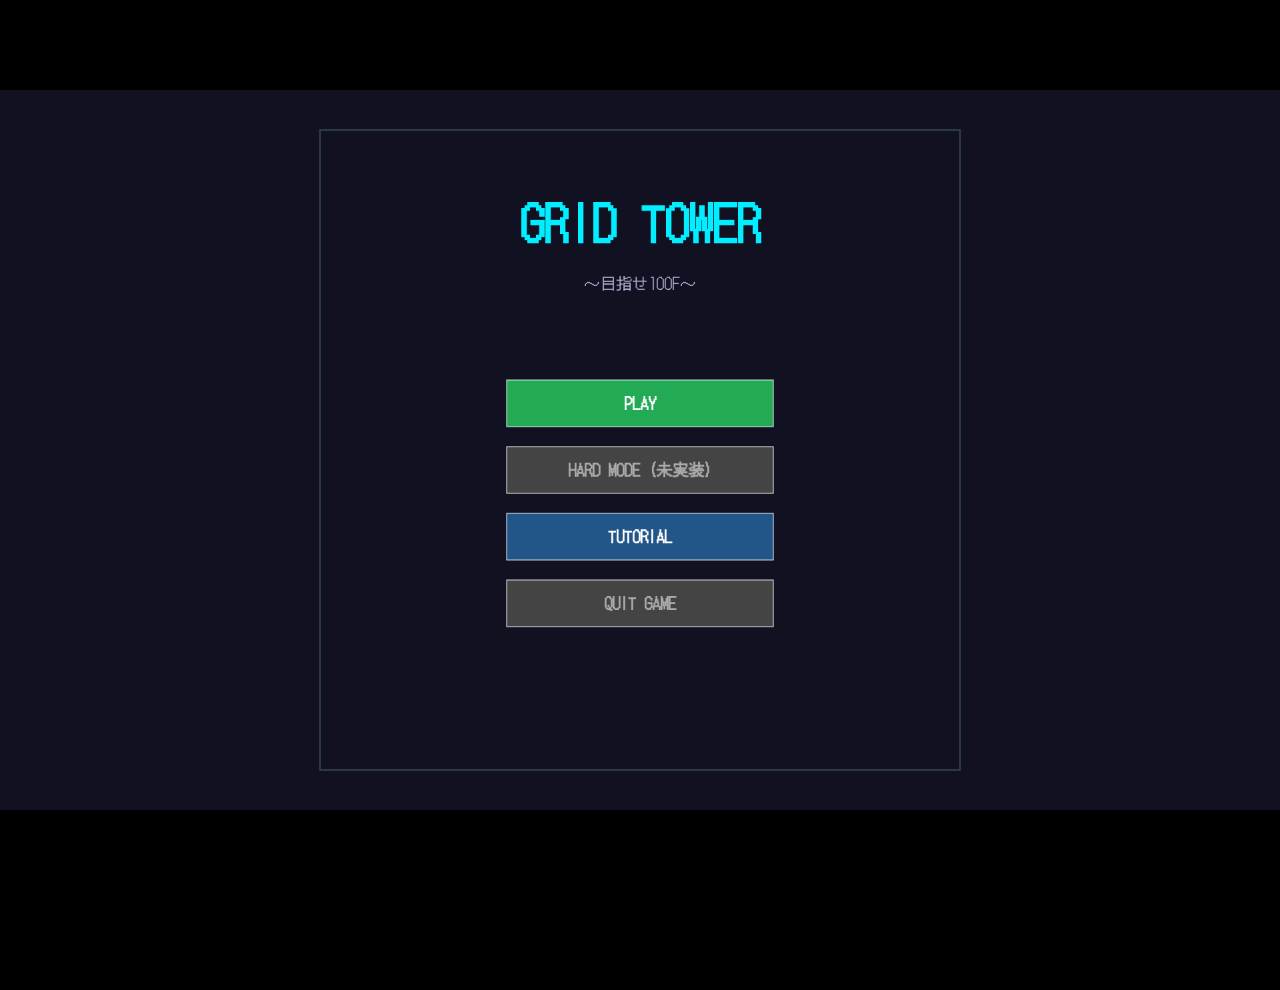
<file: templates/index58_6.html>
<!DOCTYPE html>
<html lang="ja">
<head>
<meta charset="UTF-8">
<meta name="viewport" content="width=device-width, initial-scale=1.0">
<title>GRID TOWER ～目指せ100F～</title>
<link rel="preconnect" href="https://fonts.googleapis.com">
<link rel="preconnect" href="https://fonts.gstatic.com" crossorigin>
<link href="https://fonts.googleapis.com/css2?family=DotGothic16&display=swap" rel="stylesheet">
<style>
  * { margin: 0; padding: 0; box-sizing: border-box; }
  html, body {
    width: 100%; height: 100%;
    background: #000;
    display: flex; align-items: center; justify-content: center;
    overflow: hidden;
    user-select: none;
  }
  #wrapper {
    position: relative;
    width: 1920px; height: 1080px;
  }
  canvas {
    display: block;
    background: #111122;
    cursor: default;
    font-family: 'DotGothic16', sans-serif;
  }
</style>
</head>
<body>
<div id="wrapper">
  <canvas id="gameCanvas" width="1920" height="1080"></canvas>
</div>

<script>
// ============================================================
// チュートリアルステップ定義 (tutorial_data.py 由来)[cite: 1, 6]
// ============================================================
const TUTORIAL_STEPS = [
  { step: 1, text: "画面の見方を確認しましょう。\n中央がゲームエリア、左パネルにスコアとHP、\n右パネルに現在の階層（FLOOR）が表示されます。", condition_type: "wait_input", allowed_keys: ["f"], highlight: "ui" },
  { step: 2, text: "プレイヤーの移動\n「A」キーで左、「D」キーで右に動かせます。\n実際に左右へ移動してみましょう。", condition_type: "player_move", allowed_keys: ["a", "d"], highlight: "player" },
  { step: 3, text: "ジャンプ\n「W」キーでジャンプします。\nブロックの上に乗ったり、落下を避けるのに使います。", condition_type: "player_jump", allowed_keys: ["a", "d", "w"], highlight: "player" },
  { step: 4, text: "ブロックの左右移動\n「←」「→」キー、またはマウスの左右クリックで\n落下中のブロックを左右に動かせます。", condition_type: "block_move", allowed_keys: ["a", "d", "w", "left", "right"], highlight: "block" },
  { step: 5, text: "ブロックの回転\n「Space」キーを押すとブロックが回転します。\n実際に回転させてみましょう。", condition_type: "block_rotate", allowed_keys: ["a", "d", "w", "left", "right", "space"], highlight: "block" },
  { step: 6, text: "落下速度アップ\n「↓」キーまたはマウスの中クリックを押している間、ブロックが速く落ちます。\n押し続けて速度アップを体験してみましょう。", condition_type: "block_speed", allowed_keys: ["a", "d", "w", "left", "right", "space", "down"], highlight: "block" },
  { step: 7, text: "ハードドロップ\n「↓」キーまたはマウスの中クリックを素早く2回押すと、ブロックが即座に落下・固定されます。\nダブルタップで試してみましょう。", condition_type: "hard_drop", allowed_keys: ["a", "d", "w", "left", "right", "space", "down"], highlight: "block" },
  { step: 8, text: "ラインを消す\n横一列をブロックで埋めるとラインが消え、スコアと階層が上がります。\n最下段の空いている2マスを埋めて、1ライン消去してみましょう。", condition_type: "line_clear", allowed_keys: ["all"], highlight: "none" },
  { step: 9, text: "ビームの回避\n一定周期でプレイヤーを狙うビームが降ってきます。\n画面上部に「WARNING」が出たら、赤い範囲から逃げてください。\nビームを受けずに回避するとクリアです。", condition_type: "beam_evade", allowed_keys: ["all"], highlight: "warning" },
  { step: 10, text: "チュートリアル完了！\n基本操作はすべて習得しました。\nブロックを積み上げて、できるだけ高い階層を目指しましょう！", condition_type: "wait_input", allowed_keys: ["f"], highlight: "none" }
];

// ============================================================
// ブロックデータ (block_data.py 由来、50F用19〜21を追加)[cite: 1, 2]
// ============================================================
const BLOCKS = [
  { shape_id:1, name:"square",  shape:[[0,0],[1,0],[0,1],[1,1]], color:"#ffee00", outline:"#bbaa00" },
  { shape_id:2, name:"I4",      shape:[[0,0],[0,1],[0,2],[0,3]], color:"#00eeff", outline:"#0099bb" },
  { shape_id:3, name:"I3",      shape:[[0,0],[0,1],[0,2]], color:"#55bbff", outline:"#2277bb" },
  { shape_id:4, name:"I2",      shape:[[0,0],[0,1]], color:"#aaddff", outline:"#6699bb" },
  { shape_id:5, name:"skew2",   shape:[[0,0],[1,1]], color:"#77ffaa", outline:"#22bb66" },
  { shape_id:6, name:"T",       shape:[[0,0],[1,0],[2,0],[1,1]], color:"#cc44ff", outline:"#881199" },
  { shape_id:7, name:"L",       shape:[[0,0],[0,1],[0,2],[1,2]], color:"#ff8800", outline:"#bb5500" },
  { shape_id:8, name:"J",       shape:[[1,0],[1,1],[0,2],[1,2]], color:"#4488ff", outline:"#2255bb" },
  { shape_id:9, name:"S",       shape:[[1,0],[2,0],[0,1],[1,1]], color:"#44ff66", outline:"#229944" },
  { shape_id:10,name:"Z",       shape:[[0,0],[1,0],[1,1],[2,1]], color:"#ff3333", outline:"#bb1111" },
  { shape_id:11,name:"stairs",  shape:[[1,0],[0,1],[1,1]], color:"#ff00ff", outline:"#aa00aa" },
  { shape_id:12,name:"concave", shape:[[0,0],[2,0],[0,1],[1,1],[2,1]], color:"#ff9955", outline:"#cc6622" },
  { shape_id:13,name:"T_inv",   shape:[[0,0],[1,0],[2,0],[1,1],[1,2]], color:"#ff6699", outline:"#bb2255" },
  { shape_id:14,name:"cross",   shape:[[1,0],[0,1],[1,1],[2,1],[1,2]], color:"#ffcc00", outline:"#bb8800" },
  { shape_id:15,name:"battan",  shape:[[0,0],[2,0],[1,1],[0,2],[2,2]], color:"#00ffcc", outline:"#00aa88" },
  { shape_id:16,name:"H",       shape:[[0,0],[2,0],[0,1],[2,1]], color:"#ff44aa", outline:"#bb1177" },
  { shape_id:17,name:"O_frame", shape:[[0,0],[1,0],[2,0],[0,1],[2,1],[0,2],[1,2],[2,2]], color:"#ffdd44", outline:"#bb9900" },
  { shape_id:18,name:"one",     shape:[[0,0]], color:"#ffffff", outline:"#aaaaaa" },
  // 【50Fボス専用追加分】反転ブロック定義（回転不可、特殊デバフ用）[cite: 2]
  { shape_id:19,name:"invert_R",shape:[[0,0],[1,0],[0,1],[2,1],[0,2],[1,2],[0,3],[2,3],[0,4],[1,4]], color:"#0055ff", outline:"#0033aa" },
  { shape_id:20,name:"invert_B",shape:[[0,0],[1,0],[0,1],[2,1],[0,2],[1,2],[0,3],[2,3],[0,4],[2,4]], color:"#ff1111", outline:"#aa0000" },
  { shape_id:21,name:"invert_P",shape:[[0,0],[1,0],[0,1],[2,1],[0,2],[1,2],[0,3],[0,4]], color:"#b300ff", outline:"#7700cc" }
];
const RARE_BLOCK_IDS = [12, 13, 14, 15, 16, 17, 18];
const BLOCK_COLOR_MAP = {
  1: {fill:"#887700", outline:"#554400"},
  2: {fill:"#007788", outline:"#004455"},
  3: {fill:"#225588", outline:"#113355"},
  4: {fill:"#556677", outline:"#334455"},
  5: {fill:"#227744", outline:"#114422"},
  6: {fill:"#662288", outline:"#440055"},
  7: {fill:"#884400", outline:"#552200"},
  8: {fill:"#224488", outline:"#112255"},
  9: {fill:"#226633", outline:"#115533"},
  10:{fill:"#881111", outline:"#550000"},
  11:{fill:"#880088", outline:"#550055"},
  12:{fill:"#884422", outline:"#552211"},
  13:{fill:"#883344", outline:"#551122"},
  14:{fill:"#886600", outline:"#554400"},
  15:{fill:"#007755", outline:"#004433"},
  16:{fill:"#882255", outline:"#551133"},
  17:{fill:"#886611", outline:"#554400"},
  18:{fill:"#777777", outline:"#444444"},
  // 【50Fボス専用追加分】固定後のディープカラー色定義マップ[cite: 2]
  19:{fill:"#002288", outline:"#001144"},
  20:{fill:"#880000", outline:"#440000"},
  21:{fill:"#550088", outline:"#220044"}
};

// ============================================================
// 定数
// ============================================================
const SCREEN_WIDTH  = 1920;
const SCREEN_HEIGHT = 1080;
const GAME_LEFT     = 640;
const GAME_RIGHT    = 1280;
const GAME_TOP      = 40;
const GAME_BOTTOM   = 1040;
const GRID_SIZE     = 40;
const MAP_WIDTH     = 16;
const MAP_HEIGHT    = 25;

const GRAVITY    = 0.8;
const JUMP_SPEED = -14.0;
const MOVE_SPEED = 4;
const PUSH_DELAY = 15;
const P_HALF_W   = 15;
const P_HALF_H   = 30;

const BLOCK_FALL_INTERVAL      = 20;
const BLOCK_FALL_INTERVAL_FAST = 2;
const SCORE_PER_LINE           = 100;
const LINES_PER_FLOOR          = 1;
const MAX_HP                   = 5;
const INVINCIBLE_FRAMES         = 180;

const BEAM_CYCLE       = 600;
const BEAM_WARNING     = 120;
const BEAM_WIDTH       = 3;
const BEAM_SHOW_FRAMES = 90;

const BLOCK_MOVE_INITIAL_DELAY = 12;
const BLOCK_MOVE_REPEAT_DELAY  = 4;
const COMBO_BUFFER_FRAMES      = 180;
const LINE_CLEAR_INTERVAL      = 6;
const NORMAL_BLOCK_NO_REPEAT_WINDOW = 3;

const FIXED_TERRAIN_BASE = 90000;
const PUZZLE_BLUE_ID     = 3001;
const PUZZLE_RED_ID      = 3002;
const TRAP_GRACE_FRAMES  = 45;
const BIG_BEAM_WARN_FRAMES = 30;
const BIG_BEAM_FIRE_FRAMES = 20;

// 【50Fボス専用追加分】渦巻き模様アニメーション関連定数[cite: 2]
const SWIRL_STEPS = 50;
const SWIRL_MAX_TURNS = 2.5;
const SWIRL_ROT_SPEED = 0.08;

// ============================================================
// マップ配置データ (boss_data.py 由来)[cite: 1, 3]
// ============================================================
const BOSS_20F_MAP = [
  [0,0,0,0,0,0,0,0,0,0,0,0,0,0,9999,9999],
  [0,0,0,0,0,0,0,0,0,0,0,0,0,0,9999,9999],
  [0,0,0,1,1,1,1,1,1,1,1,1,1,1,1,1],
  [1,0,0,0,0,0,0,0,0,0,0,0,0,0,0,0],
  [0,0,0,0,0,0,0,0,0,0,0,0,0,0,0,0],
  [0,0,0,0,0,0,1,0,0,0,0,0,0,0,0,0],
  [0,1,0,0,0,0,1,0,0,0,0,0,0,0,0,0],
  [0,1,0,0,0,0,0,0,0,1,0,0,0,0,0,0],
  [0,0,0,0,1,0,0,0,0,1,0,0,0,0,0,0],
  [0,0,0,0,1,0,0,0,0,0,0,0,1,0,0,0],
  [0,0,0,0,0,0,0,0,0,0,0,0,0,0,0,0],
  [0,0,0,0,0,0,0,0,0,0,0,0,0,0,0,0],
  [1,1,1,1,1,1,1,1,1,1,1,1,1,1,0,0],
  [0,0,0,0,0,0,0,0,0,0,0,0,0,0,0,0],
  [0,0,0,0,0,0,0,0,0,0,0,0,0,0,0,0],
  [0,0,0,0,0,0,0,0,0,0,0,0,0,0,0,1],
  [0,0,0,0,0,0,0,0,0,0,0,0,0,1,0,1],
  [0,0,0,0,0,0,0,0,0,0,0,1,0,1,0,0],
  [0,0,0,0,0,0,0,0,0,1,0,1,0,0,0,0],
  [0,0,0,0,0,0,0,1,0,1,0,0,0,0,0,0],
  [0,0,0,0,0,1,0,1,0,0,0,0,0,0,0,0],
  [0,0,0,1,0,1,0,0,0,0,0,0,0,0,0,0],
  [0,1,0,1,0,0,0,0,0,0,0,0,0,0,0,0],
  [0,0,0,0,0,0,0,0,0,0,0,0,0,0,0,0],
  [0,0,0,0,0,0,0,0,0,0,0,0,0,0,0,0]
];

const BOSS_30F_PHASE_1 = [
  [0,0,0,0,0,0,0,0,0,0,0,0,0,0,0,0],[0,0,0,0,0,0,0,0,0,0,0,0,0,0,0,0],[0,0,0,0,0,0,0,0,0,0,0,0,0,0,0,0],[0,0,0,0,0,0,0,0,0,0,0,0,0,0,0,0],
  [0,0,0,0,0,0,0,0,0,0,0,0,0,0,0,0],[0,0,0,0,0,0,0,0,0,0,0,0,0,0,0,0],[0,0,0,0,0,0,0,0,0,0,0,0,0,0,0,0],[0,0,0,0,0,0,0,0,0,0,0,0,0,0,0,0],
  [0,0,0,0,0,0,0,0,0,0,0,0,0,0,0,0],[0,0,0,0,0,0,0,0,0,0,0,0,0,0,0,0],[0,0,0,0,0,0,0,0,0,0,0,0,0,0,0,0],[0,0,0,0,0,0,0,0,0,0,0,0,0,0,0,0],
  [0,0,0,0,0,0,0,0,0,0,0,0,0,0,0,0],[0,0,0,0,0,0,0,0,0,0,0,0,0,0,0,0],[0,0,0,0,0,0,0,0,0,0,0,0,0,0,0,0],[0,0,0,0,0,0,0,0,0,0,0,0,0,0,0,0],
  [0,0,0,0,0,0,0,0,0,0,0,0,0,0,0,0],[0,0,0,0,0,0,0,0,0,0,0,0,0,0,0,0],[0,0,0,0,0,0,0,0,0,0,0,0,0,0,0,0],[0,0,0,0,0,0,0,0,0,0,0,0,0,0,0,0],
  [0,0,0,0,0,0,0,0,0,0,0,1,1,1,0,0],[0,0,0,0,0,0,0,0,0,0,0,1,1,1,0,0],[0,0,0,1,0,0,0,0,0,0,0,1,1,1,0,0],[0,0,1,1,1,0,0,0,0,1,0,0,0,0,0,0],
  [0,1,1,1,1,1,0,0,1,1,1,0,0,0,0,0]
];

const BOSS_30F_PHASE_2 = [
  [0,0,0,0,0,0,0,0,0,0,0,0,0,0,0,0],[0,0,0,0,0,0,0,0,0,0,0,0,0,0,0,0],[0,0,0,0,0,0,0,0,0,0,0,0,0,0,0,0],[0,0,0,0,0,0,0,0,0,0,0,0,0,0,0,0],
  [0,0,0,0,0,0,0,0,0,0,0,0,0,0,0,0],[0,0,0,0,0,0,0,0,0,0,0,0,0,0,0,0],[0,0,0,0,0,0,0,0,0,0,0,0,0,0,0,0],[0,0,0,0,0,0,0,0,0,0,0,0,0,0,0,0],
  [0,0,0,0,0,0,0,0,0,0,0,0,0,0,0,0],[0,0,0,0,0,0,0,0,0,0,0,0,0,0,0,0],[0,0,0,0,0,0,0,0,0,0,0,0,0,0,0,0],[0,0,0,0,0,0,0,0,0,0,0,0,0,0,0,0],
  [0,0,0,0,0,0,0,0,0,0,0,0,0,0,0,0],[0,0,0,0,0,0,0,0,0,0,0,0,0,0,0,0],[0,0,0,0,0,0,0,0,0,0,0,0,0,0,0,0],[0,0,0,0,0,0,0,0,0,0,0,0,0,0,0,0],
  [0,0,0,0,0,0,0,0,0,0,0,0,0,0,0,0],[0,0,0,0,0,0,0,0,0,0,0,0,0,0,0,0],[0,0,0,0,0,0,0,0,0,0,0,0,0,0,0,0],[0,0,0,0,0,0,0,0,0,0,0,0,0,0,0,0],
  [0,0,0,0,0,0,1,0,0,0,0,0,0,0,0,0],[0,1,2,1,0,0,2,0,1,1,0,0,0,0,0,0],[0,0,1,0,0,0,1,0,0,0,0,0,0,0,1,0],[0,0,0,0,0,0,1,0,0,0,0,0,1,1,0,0],
  [0,0,0,0,0,0,1,0,0,1,1,0,1,1,0,0]
];

const BOSS_30F_PHASE_3 = [
  [0,0,0,0,0,0,0,0,0,0,0,0,0,0,0,0],[0,0,0,0,0,0,0,0,0,0,0,0,0,0,0,0],[0,0,0,0,0,0,0,0,0,0,0,0,0,0,0,0],[0,0,0,0,0,0,0,0,0,0,0,0,0,0,0,0],
  [0,0,0,0,0,0,0,0,0,0,0,0,0,0,0,0],[0,0,0,0,0,0,0,0,0,0,0,0,0,0,0,0],[0,0,0,0,0,0,0,0,0,0,0,0,0,0,0,0],[0,0,0,0,0,0,0,0,0,0,0,0,0,0,0,0],
  [0,0,0,0,0,0,0,0,0,0,0,0,0,0,0,0],[0,0,0,0,0,0,0,0,0,0,0,0,0,0,0,0],[0,0,0,0,0,0,0,0,0,0,0,0,0,0,0,0],[0,0,0,0,0,0,0,0,0,0,0,0,0,0,0,0],
  [0,0,0,0,0,0,0,0,0,0,0,0,0,0,0,0],[0,0,0,0,0,0,0,0,0,0,0,0,0,0,0,0],[0,0,0,0,0,0,0,0,0,0,0,1,0,0,0,0],[0,0,0,0,0,0,0,0,0,0,0,1,0,0,0,0],
  [0,0,0,0,0,0,0,0,0,0,1,0,1,0,0,0],[0,0,0,0,0,0,0,0,0,1,0,0,0,1,1,0],[0,1,0,1,0,0,0,0,0,0,0,2,0,0,1,0],[0,0,1,0,0,0,0,0,0,0,2,2,2,0,1,0],
  [0,2,1,0,0,0,0,0,0,0,0,2,0,0,1,0],[0,0,1,0,0,0,1,0,0,0,0,0,0,0,1,0],[0,0,0,0,0,1,0,1,0,0,0,0,0,0,0,0],[0,0,0,0,1,0,2,0,1,0,0,0,0,0,0,0],
  [0,0,0,1,0,2,2,2,0,1,0,0,0,2,2,2]
];

const BOSS_30F_PHASES = [BOSS_30F_PHASE_1, BOSS_30F_PHASE_2, BOSS_30F_PHASE_3];

const BOSS_40F_MAP = [
  [0,0,0,0,0,0,0,0,0,0,0,0,0,0,0,0],[0,0,0,0,0,0,0,0,0,0,0,0,0,0,0,0],[0,1,1,0,0,0,0,0,0,0,0,0,0,1,1,0],[0,0,0,1,0,0,0,1,1,0,0,0,1,0,0,0],
  [0,0,0,0,1,0,0,0,0,0,0,1,0,0,0,0],[0,0,0,0,0,0,0,0,0,0,0,0,0,0,0,0],[0,0,0,0,0,0,0,0,0,0,0,0,0,0,0,0],[0,0,0,0,0,1,1,1,1,1,1,0,0,0,0,0],
  [0,0,0,0,0,0,0,0,0,0,0,0,0,0,0,0],[0,0,0,0,0,0,0,0,0,0,0,0,0,0,0,0],[1,1,1,1,1,1,0,0,0,0,1,1,1,1,1,1],[0,0,0,0,0,0,0,0,0,0,0,0,0,0,0,0],
  [0,0,0,0,0,0,0,0,0,0,0,0,0,0,0,0],[0,1,1,0,0,0,0,1,1,0,0,0,0,1,1,0],[0,0,0,0,0,0,0,0,0,0,0,0,0,0,0,0],[0,0,0,0,0,0,0,0,0,0,0,0,0,0,0,0],
  [0,0,1,1,1,1,1,0,0,1,1,1,1,1,0,0],[0,0,0,0,0,0,0,0,0,0,0,0,0,0,0,0],[0,0,0,0,0,0,0,0,0,0,0,0,0,0,0,0],[1,1,1,0,0,0,1,1,1,1,0,0,0,1,1,1],
  [0,0,0,0,0,0,0,0,0,0,0,0,0,0,0,0],[0,0,0,0,0,0,0,0,0,0,0,0,0,0,0,0],[0,0,0,1,1,1,0,0,0,0,1,1,1,0,0,0],[0,0,0,0,0,0,0,0,0,0,0,0,0,0,0,0],
  [0,0,0,0,0,0,0,0,0,0,0,0,0,0,0,0]
];

function encode_fixed_terrain(serial) { return FIXED_TERRAIN_BASE + serial; }
// 通常ID（shape_id * 1000 + serial）の50F反転ブロック(19〜21)が除外されるよう固定地形判定を調整[cite: 3, 4]
function is_fixed_terrain(block_id) { return block_id >= FIXED_TERRAIN_BASE && block_id !== 9999; }

// ============================================================
// BossManager クラス (boss_data.py 完全互換 + 50F対応拡張)[cite: 1, 3]
// ============================================================
class BossManager {
  constructor() { this.reset_all(); }
  reset_all() {
    this.savedBlockMap = null;
    this.isBossActive = false;
    this.bossFloor = 10;
    this.bossHp = 0;
    this.cursedBeamActive = false;
    this.bossTimer = 0;
    this.targetReached = false;
    
    // 30F
    this.puzzleMap = null;
    this.boss30PhaseIndex = 0;
    this.boss30Hp = 0;
    this.boss30Timer = 0;
    this.trapActive = false;
    this.trapTimer = 0;
    this.bigBeamPhase = "none";
    this.bigBeamTimer = 0;
    this.trapBlinkOn = true;
    this.boss30Cleared = false;
    
    // 40F
    this.boss40Cleared = false;
    this.boss40Step = 0;
    this.boss40Timer = 20;
    this.boss40SearchCount = 0;
    this.boss40LaserPhase = "none";
    this.boss40ActiveCols = [];
    this.boss40ActiveRows = [];

    // 【50Fボス専用追加分】パラメータ初期化[cite: 3]
    this.boss50Phase = 0;                  // 1:青(R), 2:赤(B), 3:紫(P)
    this.boss50PhaseBlockLocked = false; // ターゲットが盤面に一度でもロックされたか
    this.boss50TargetRemaining = 0;       // 現在盤面上の対象セル残数
    this.boss50SpawnRequested = false;    // 特殊ブロックの強制割り込み生成フラグ
    this.boss50Cleared = false;            // 50Fボス完全撃破フラグ
  }
  saveCurrentMap(blockMap) { this.savedBlockMap = blockMap.map(row => [...row]); }
  restorePreviousMap(state) { if (this.savedBlockMap) { state.blockMap = this.savedBlockMap.map(row => [...row]); } }
  
  generateBossStage(state, floor) {
    this.bossFloor = floor;
    this.isBossActive = true;
    this.saveCurrentMap(state.blockMap);
    state.blockMap = Array.from({length: MAP_HEIGHT}, () => new Array(MAP_WIDTH).fill(0));
    
    if (floor === 10) {
      const startY = MAP_HEIGHT - 8;
      for (let y = startY; y < MAP_HEIGHT; y++) {
        const holeX = Math.floor(Math.random() * MAP_WIDTH);
        const mapValue = encode_fixed_terrain(state.nextSerial);
        for (let x = 0; x < MAP_WIDTH; x++) { if (x !== holeX) state.blockMap[y][x] = mapValue; }
        state.nextSerial += 1;
      }
      this.bossHp = 8;
    } else if (floor === 20) {
      for (let y = 0; y < MAP_HEIGHT; y++) {
        for (let x = 0; x < MAP_WIDTH; x++) {
          let val = BOSS_20F_MAP[y][x];
          if (val === 9999) state.blockMap[y][x] = 9999;
          else if (val > 0) state.blockMap[y][x] = encode_fixed_terrain(state.nextSerial);
        }
      }
      state.nextSerial += 1;
      this.bossTimer = 3600;
      this.targetReached = false;
    } else if (floor === 30) {
      this.boss30PhaseIndex = 0;
      this.boss30Hp = 3;
      this.boss30Timer = 3600;
      this.trapActive = false;
      this.trapTimer = 0;
      this.bigBeamPhase = "none";
      this.bigBeamTimer = 0;
      this.boss30Cleared = false;
      this.generate_puzzle_pattern();
    } else if (floor === 40) {
      for (let y = 0; y < MAP_HEIGHT; y++) {
        for (let x = 0; x < MAP_WIDTH; x++) {
          if (BOSS_40F_MAP[y][x] === 1) state.blockMap[y][x] = encode_fixed_terrain(state.nextSerial);
        }
      }
      state.nextSerial += 1;
      this.bossTimer = 3600;
      this.init_boss40_state();
    } else if (floor === 50) {
      // 【50Fボス専用追加分】50Fステージ初期構成生成[cite: 3]
      this.boss50Phase = 1;
      this.boss50PhaseBlockLocked = false;
      this.boss50TargetRemaining = 0;
      this.boss50SpawnRequested = true; // 開幕時の割り込み要求
      this.boss50Cleared = false;
    }
  }

  generate_puzzle_pattern() {
    let grid = BOSS_30F_PHASES[this.boss30PhaseIndex % BOSS_30F_PHASES.length];
    this.puzzleMap = Array.from({length: MAP_HEIGHT}, () => new Array(MAP_WIDTH).fill(0));
    for (let y = 0; y < MAP_HEIGHT; y++) {
      for (let x = 0; x < MAP_WIDTH; x++) {
        if (grid[y][x] === 1) this.puzzleMap[y][x] = PUZZLE_BLUE_ID;
        else if (grid[y][x] === 2) this.puzzleMap[y][x] = PUZZLE_RED_ID;
      }
    }
  }

  check_blue_complete(state) {
    if (!this.puzzleMap) return false;
    for (let y = 0; y < MAP_HEIGHT; y++) {
      for (let x = 0; x < MAP_WIDTH; x++) {
        if (this.puzzleMap[y][x] === PUZZLE_BLUE_ID && state.blockMap[y][x] < 1) return false;
      }
    }
    return true;
  }

  check_red_filled(state) {
    if (!this.puzzleMap) return false;
    for (let y = 0; y < MAP_HEIGHT; y++) {
      for (let x = 0; x < MAP_WIDTH; x++) {
        if (this.puzzleMap[y][x] === PUZZLE_RED_ID && state.blockMap[y][x] >= 1) return true;
      }
    }
    return false;
  }

  reset_30f_round(state) {
    state.blockMap = Array.from({length: MAP_HEIGHT}, () => new Array(MAP_WIDTH).fill(0));
    this.generate_puzzle_pattern();
    this.boss30Timer = 3600;
    this.trapActive = false;
    this.trapTimer = 0;
  }

  advance_30f_phase(state) {
    this.boss30PhaseIndex += 1;
    this.reset_30f_round(state);
  }

  trigger_big_beam() {
    if (this.bigBeamPhase === "none") { this.bigBeamPhase = "warning"; this.bigBeamTimer = BIG_BEAM_WARN_FRAMES; }
  }

  update_boss30_logic(state, playerGx, playerInvincible) {
    if (this.bigBeamPhase !== "none") {
      this.bigBeamTimer -= 1;
      if (this.bigBeamPhase === "warning" && this.bigBeamTimer <= 0) {
        this.bigBeamPhase = "firing"; this.bigBeamTimer = BIG_BEAM_FIRE_FRAMES;
        if (playerGx !== 0 && playerGx !== MAP_WIDTH - 1 && playerInvincible === 0) return "damage";
      } else if (this.bigBeamPhase === "firing" && this.bigBeamTimer <= 0) {
        this.bigBeamPhase = "none";
      }
      return "running";
    }
    this.boss30Timer -= 1;
    if (this.boss30Timer <= 0) { this.trigger_big_beam(); return "running"; }
    if (this.check_red_filled(state)) {
      if (!this.trapActive) { this.trapActive = true; this.trapTimer = TRAP_GRACE_FRAMES; }
      else { this.trapTimer -= 1; if (this.trapTimer <= 0) { this.trigger_big_beam(); return "running"; } }
    } else { this.trapActive = false; this.trapTimer = 0; }
    
    if (this.check_blue_complete(state)) {
      this.boss30Hp -= 1;
      if (this.boss30Hp <= 0) return "victory";
      else { this.advance_30f_phase(state); return "advance"; }
    }
    return "running";
  }

  init_boss40_state() {
    this.boss40Step = 0; this.boss40Timer = 180; this.boss40SearchCount = 0;
    this.boss40LaserPhase = "none"; this.boss40ActiveCols = []; this.boss40ActiveRows = [];
  }

  update_boss40_logic(player) {
    this.bossTimer -= 1;
    if (this.bossTimer <= 0) return "clear";
    this.boss40Timer -= 1;
    
    const WARN_F = 60, FIRE_F = 60, CYCLE_F = WARN_F + FIRE_F;
    if (this.boss40Step === 0) {
      if (this.boss40Timer > 0) {
        this.boss40LaserPhase = "none"; this.boss40ActiveCols = []; this.boss40ActiveRows = [];
        return "running";
      } else { this.boss40Step = 1; this.boss40Timer = CYCLE_F; this.boss40SearchCount = 0; }
    }
    if (this.boss40Timer <= 0) {
      if (this.boss40Step === 7) {
        this.boss40SearchCount += 1;
        if (this.boss40SearchCount < 3) this.boss40Timer = CYCLE_F;
        else { this.boss40SearchCount = 0; this.boss40Step += 1; this.boss40Timer = CYCLE_F; }
      } else { this.boss40Step += 1; this.boss40Timer = CYCLE_F; }
      if (this.boss40Step > 12) { this.boss40Step = 1; this.boss40SearchCount = 0; }
    }
    
    this.boss40LaserPhase = (this.boss40Timer > FIRE_F) ? "warning" : "firing";
    
    if (this.boss40Step === 1) { this.boss40ActiveCols = []; this.boss40ActiveRows = [18, 19, 23, 24]; }
    else if (this.boss40Step === 2) { this.boss40ActiveCols = [3,4,5,6,7,8,9,10,11,12]; this.boss40ActiveRows = []; }
    else if (this.boss40Step === 3) { this.boss40ActiveCols = [12,13,14,15]; this.boss40ActiveRows = []; }
    else if (this.boss40Step === 4) { this.boss40ActiveCols = [8,9,10,11]; this.boss40ActiveRows = []; }
    else if (this.boss40Step === 5) { this.boss40ActiveCols = [4,5,6,7]; this.boss40ActiveRows = []; }
    else if (this.boss40Step === 6) { this.boss40ActiveCols = [0,1,2,3]; this.boss40ActiveRows = []; }
    else if (this.boss40Step === 7) {
      if (this.boss40Timer === CYCLE_F) {
        let pGx = Math.floor((player.x - GAME_LEFT) / GRID_SIZE);
        let pGy = Math.floor((player.y - GAME_TOP) / GRID_SIZE);
        this.boss40ActiveCols = [-1,0,1].map(i => Math.max(0, Math.min(15, pGx + i)));
        this.boss40ActiveRows = [-1,0,1].map(i => Math.max(0, Math.min(24, pGy + i)));
      }
    }
    else if (this.boss40Step === 8) { this.boss40ActiveCols = []; this.boss40ActiveRows = [16,17,18,19,20,21,22,23,24]; }
    else if (this.boss40Step === 9) { this.boss40ActiveCols = [2,5,8,11,14]; this.boss40ActiveRows = [4,9,14,19,24]; }
    else if (this.boss40Step === 10) { this.boss40ActiveCols = [8,9,10,11,12,13,14,15]; this.boss40ActiveRows = []; }
    else if (this.boss40Step === 12) {
      this.boss40ActiveCols = [4,5,6,7,8,9,10,11];
      this.boss40ActiveRows = [6,7,8,9,10,11,12,13,14,15,16,17];
    }
    return "running";
  }

  // 【50Fボス専用追加分】毎フレームのフェーズ進行・ターゲット破砕走査ロジック[cite: 3]
  update_boss50_logic(state) {
    if (this.boss50Phase < 1 || this.boss50Phase > 3) return "running";
    let targetShapeId = 19 + (this.boss50Phase - 1);
    let count = 0;
    for (let y = 0; y < MAP_HEIGHT; y++) {
      for (let x = 0; x < MAP_WIDTH; x++) {
        let val = state.blockMap[y][x];
        if (val >= 1 && Math.floor(val / 1000) === targetShapeId) count++;
      }
    }
    this.boss50TargetRemaining = count;

    if (!this.boss50PhaseBlockLocked) {
      if (count > 0) this.boss50PhaseBlockLocked = true;
      return "running";
    }

    if (count === 0) {
      if (this.boss50Phase === 3) {
        this.boss50Phase = 0;
        return "victory";
      } else {
        this.boss50Phase += 1;
        this.boss50PhaseBlockLocked = false;
        this.boss50SpawnRequested = true; // 次のフェーズの強制ロード
        state.blockMap = Array.from({length: MAP_HEIGHT}, () => new Array(MAP_WIDTH).fill(0)); // 盤面全消去
        return "phase_advance";
      }
    }
    return "running";
  }

  // 【50Fボス専用追加分】強制割り込みスポーン判定[cite: 3]
  getForcedSpawnShapeId() {
    if (this.boss50SpawnRequested && this.boss50Phase >= 1 && this.boss50Phase <= 3) {
      this.boss50SpawnRequested = false;
      return 19 + (this.boss50Phase - 1);
    }
    return null;
  }

  // 【50Fボス専用追加分】盤面を走査した操作反転デバフ状態の取得[cite: 3]
  getPlayerStatusEffects(state) {
    let blockRev = false;
    let playerRev = false;
    for (let y = 0; y < MAP_HEIGHT; y++) {
      for (let x = 0; x < MAP_WIDTH; x++) {
        let val = state.blockMap[y][x];
        if (val >= 1) {
          let sid = Math.floor(val / 1000);
          if (sid === 19) blockRev = true;
          if (sid === 20) playerRev = true;
          if (sid === 21) { blockRev = true; playerRev = true; }
        }
      }
    }
    return { blockReversed: blockRev, playerReversed: playerRev };
  }
}
const bossSys = new BossManager();

// ============================================================
// ユーティリティ
// ============================================================
const _ghostColorCache = {};
function darkenColor(hex, factor = 0.25) {
  if (!hex.startsWith("#")) return "#333333";
  if (_ghostColorCache[hex + factor]) return _ghostColorCache[hex + factor];
  let r = parseInt(hex.slice(1,3),16);
  let g = parseInt(hex.slice(3,5),16);
  let b = parseInt(hex.slice(5,7),16);
  r = Math.floor(r * factor); g = Math.floor(g * factor); b = Math.floor(b * factor);
  const result = `#${r.toString(16).padStart(2,'0')}${g.toString(16).padStart(2,'0')}${b.toString(16).padStart(2,'0')}`;
  _ghostColorCache[hex + factor] = result;
  return result;
}

function getOrdinal(n) {
  const v = n % 100; if (v >= 11 && v <= 13) return "th";
  switch (n % 10) { case 1: return "st"; case 2: return "nd"; case 3: return "rd"; default: return "th"; }
}

function capFloorAtBoss(state) {
  if (state.floor >= 10 && !bossSys.cursedBeamActive) state.floor = 10;
  else if (state.floor >= 20 && !bossSys.targetReached) state.floor = 20;
  else if (state.floor >= 30 && !bossSys.boss30Cleared) state.floor = 30;
  else if (state.floor >= 40 && !bossSys.boss40Cleared) state.floor = 40;
  else if (state.floor >= 50 && !bossSys.boss50Cleared) state.floor = 50; // 【50F追加】
}

function flushLineClearQueue(state, awardScore = true) {
  if (awardScore) state.score += SCORE_PER_LINE * state.lineClearQueue.length;
  state.lineClearQueue = []; state.lineClearTimer = 0;
}

function getBeamCycle(floor) {
  if (bossSys.cursedBeamActive) return 1800;
  if (floor < 10) return Infinity;
  if (floor >= 90) return 200;
  return 600 - Math.floor((floor - 10) / 10) * 50;
}

function getFallInterval(floor) {
  if (floor >= 90) return 6;
  if (floor >= 80) return 7;
  if (floor >= 70) return 8;
  if (floor >= 60) return 9;
  if (floor >= 50) return 10;
  if (floor >= 40) return 12;
  if (floor >= 30) return 14;
  if (floor >= 20) return 16;
  if (floor >= 10) return 18;
  return 20;
}

// 【50Fボス専用追加分】渦巻き(ぐるぐる)模様のセル描画ロジック[cite: 2]
function drawSwirlCell(ctx, cx, cy, shapeId, frameCounter) {
  let direction = (shapeId === 19 || shapeId === 20 || shapeId === 21) ? -1 : 0;
  if (direction === 0) return;
  let angle = frameCounter * SWIRL_ROT_SPEED * direction;
  let cosA = Math.cos(angle);
  let sinA = Math.sin(angle);
  let maxRadius = (GRID_SIZE / 2) - 5;
  
  ctx.save();
  ctx.beginPath();
  for (let i = 0; i <= SWIRL_STEPS; i++) {
    let t = i / SWIRSteps;
    let r = maxRadius * t;
    let theta = -(t * SWIRL_MAX_TURNS * 2 * Math.PI);
    let dx = r * Math.cos(theta);
    let dy = r * Math.sin(theta);
    // 回転行列の適用
    let rx = dx * cosA - dy * sinA;
    let ry = dx * sinA + dy * cosA;
    if (i === 0) ctx.moveTo(cx + rx, cy + ry);
    else ctx.lineTo(cx + rx, cy + ry);
  }
  ctx.strokeStyle = "#ffffff";
  ctx.lineWidth = 4;
  ctx.lineJoin = "round";
  ctx.lineCap = "round";
  ctx.stroke();
  ctx.restore();
}
const SWIRSteps = SWIRL_STEPS;

// ============================================================
// シーン管理
// ============================================================
let scene = "title";
let prevScene = "game";
let _btnRects = {};
let globalFrameCount = 0; // 【50F追加分】位相を保つための通しフレームカウンタ[cite: 2, 4]

// ============================================================
// クラス定義
// ============================================================
class TutorialState {
  constructor() { this.reset(); }
  currentStepData() { return this.stepIdx < TUTORIAL_STEPS.length ? TUTORIAL_STEPS[this.stepIdx] : null; }
  isBlockFrozen() { let sd = this.currentStepData(); return sd ? sd.step <= 3 : false; }
  isWaitingForAck() { return !this.started; }
  reset() { this.stepIdx = 0; this.isCleared = false; this.flags = {}; this.initialVal = 0; this.stepTimer = 0; this._needsSetup = true; this.blockIndex = 0; this.started = false; }
  advance() { this.stepIdx += 1; this.isCleared = false; this.flags = {}; this.initialVal = 0; this.stepTimer = 0; this._needsSetup = true; this.started = false; }
  setCleared() { this.isCleared = true; }
}

function tutSetupStep(tutState, state, player, fb, beam = null) {
  tutState._needsSetup = false;
  const sd = tutState.currentStepData(); if (!sd) return;
  if (sd.step === 2) tutState.initialVal = player.x;
  else if (sd.step === 4) tutState.initialVal = fb.x;
  else if (sd.step === 8) {
    tutState.initialVal = state.score;
    state.blockMap = Array.from({length: MAP_HEIGHT}, () => new Array(MAP_WIDTH).fill(0));
    for (let x = 0; x < MAP_WIDTH; x++) state.blockMap[MAP_HEIGHT - 1][x] = 1001;
    state.blockMap[MAP_HEIGHT - 1][Math.floor(MAP_WIDTH / 2)] = 0;
    state.blockMap[MAP_HEIGHT - 1][Math.floor(MAP_WIDTH / 2) - 1] = 0;
  } else if (sd.step === 9) {
    tutState.initialVal = player.hp;
    if (beam) { beam.phase = "wait"; beam.timer = 1800 - 120 - 60; }
  }
}

function tutCheckStepCondition(tutState, state, player, fb, beam) {
  tutState.stepTimer += 1; if (tutState.isCleared) return;
  const sd = tutState.currentStepData(); if (!sd) return;
  const ctype = sd.condition_type;
  if (ctype === "player_move") { if (Math.abs(player.x - tutState.initialVal) > 80) tutState.setCleared(); }
  else if (ctype === "player_jump") { if (tutState.flags.jumped) tutState.setCleared(); }
  else if (ctype === "block_move") { if (Math.abs(fb.x - tutState.initialVal) > 0) tutState.setCleared(); }
  else if (ctype === "block_rotate") { if (tutState.flags.rotated) tutState.setCleared(); }
  else if (ctype === "block_speed") { if (tutState.flags.down_pressed) tutState.setCleared(); }
  else if (ctype === "hard_drop") { if (tutState.flags.hard_dropped) tutState.setCleared(); }
  else if (ctype === "line_clear") { if (state.score > tutState.initialVal) tutState.setCleared(); }
  else if (ctype === "beam_evade") {
    if (tutState.flags.beam_fired && player.hp >= tutState.initialVal) tutState.setCleared();
    else if (player.hp < tutState.initialVal) { tutState.flags.beam_fired = false; tutState.initialVal = player.hp; }
  }
}

class GameState {
  constructor() {
    this.blockMap = Array.from({length: MAP_HEIGHT}, () => new Array(MAP_WIDTH).fill(0));
    this.nextSerial = 1; this.blockCount = 0; this.rareCountdown = Math.floor(Math.random() * 5) + 28;
    this.keyStates = { w:false, a:false, s:false, d:false, space:false, down:false }; this.lastHkey = "";
    this.score = 0; this.floor = 1; this.floorLines = 0; this.downPressCount = 0; this.downDoubleTapTimer = 0;
    this.comboCount = 0; this.comboBlocks = 0; this.pendingComboBlocks = 0; this.comboTimer = 0; this.comboEverActivated = false;
    this.gravityTimer = 0; this.pushedBlockIds = new Set(); this.pushGravityTimer = 0; this.lineClearQueue = []; this.lineClearTimer = 0; this.nextBlockData = null;
    this.notifiedFloor = 1; this.bgAnim = { active: false, y: 0, text: "", color: "" };
    this.recentNormalShapeIds = [];
  }
  getBlockCache() {
    let cache = {};
    for (let y = 0; y < MAP_HEIGHT; y++) {
      for (let x = 0; x < MAP_WIDTH; x++) {
        let bid = this.blockMap[y][x]; if (bid >= 1) { if (!cache[bid]) cache[bid] = []; cache[bid].push([x, y]); }
      }
    }
    return cache;
  }
}

class Player {
  constructor() { this.x = Math.floor((GAME_LEFT + GAME_RIGHT) / 2); this.y = GAME_BOTTOM - 20; this.vx = 0; this.vy = 0; this.isGrounded = false; this.pushTimerL = 0; this.pushTimerR = 0; this.hp = MAX_HP; this.invincible = 0; this.blinkVisible = true; }
}

class BeamState { constructor() { this.timer = 0; this.col = 0; this.showTimer = 0; this.phase = "wait"; this.blinkOn = true; } }
class BlockMoveState { constructor() { this.leftHeld = false; this.rightHeld = false; this.holdFrames = 0; this.repeatAcc = 0; } }

class FallingBlock {
  constructor(state = null) { this.x = 0; this.y = 0; this.timer = 0; this.shapeId = 1; this.shape = []; this.color = "#ffdd00"; this.outline = "#cc9900"; this.spawnBlock(state || new GameState(), null, true, false); }
  _pickBlockData(state, isTutorial, tutState) {
    if (isTutorial && tutState) { let normal = BLOCKS.filter(b => b.shape_id <= 11); return normal[tutState.blockIndex % normal.length]; }
    if (RARE_BLOCK_IDS.length > 0 && state.rareCountdown <= 0) { return BLOCKS.find(b => b.shape_id === RARE_BLOCK_IDS[Math.floor(Math.random() * RARE_BLOCK_IDS.length)]); }
    // 通常ブロックの抽選時に50Fボス用ブロック(19〜21)が混ざらないようガード[cite: 4]
    let normal = BLOCKS.filter(b => b.shape_id <= 11);
    let candidates = normal.filter(b => !state.recentNormalShapeIds.includes(b.shape_id));
    if (candidates.length === 0) candidates = normal;
    let choice = candidates[Math.floor(Math.random() * candidates.length)];
    state.recentNormalShapeIds.push(choice.shape_id);
    if (state.recentNormalShapeIds.length > NORMAL_BLOCK_NO_REPEAT_WINDOW) state.recentNormalShapeIds.shift();
    return choice;
  }
  spawnBlock(state, tutState = null, isInit = false, isTutorial = false) {
    if (!isInit) { state.blockCount += 1; state.rareCountdown -= 1; }
    if (!state.nextBlockData) state.nextBlockData = this._pickBlockData(state, isTutorial, tutState);
    let data = (isTutorial && tutState) ? BLOCKS.filter(b => b.shape_id <= 11)[tutState.blockIndex % BLOCKS.filter(b => b.shape_id <= 11).length] : state.nextBlockData;
    if (isTutorial && tutState) tutState.blockIndex += 1;
    state.nextBlockData = this._pickBlockData(state, isTutorial, tutState);
    if (!isTutorial && RARE_BLOCK_IDS.length > 0 && state.rareCountdown <= 0) state.rareCountdown = Math.floor(Math.random() * 5) + 28;
    this.shapeId = data.shape_id; this.shape = data.shape.map(([dx,dy]) => [dx,dy]); this.color = data.color; this.outline = data.outline;
    const maxDx = Math.max(...this.shape.map(([dx]) => dx));
    this.x = Math.floor((MAP_WIDTH - maxDx) / 2);
    this.y = 0; this.timer = 0;
  }
  // 【50Fボス専用追加分】フェーズターゲットブロックの強制割り込みスポーン経路[cite: 4]
  spawnBlockForced(shapeId) {
    let data = BLOCKS.find(b => b.shape_id === shapeId);
    if (!data) return;
    this.shapeId = data.shape_id; this.shape = data.shape.map(([dx,dy]) => [dx,dy]); this.color = data.color; this.outline = data.outline;
    const maxDx = Math.max(...this.shape.map(([dx]) => dx));
    this.x = Math.floor((MAP_WIDTH - maxDx) / 2); this.y = 0; this.timer = 0;
  }
  getCells() { return this.shape.map(([dx,dy]) => [this.x + dx, this.y + dy]); }
  getGhostCells(state) {
    let ghostY = this.y; while (!checkCollision(state, this, this.x, ghostY + 1)) ghostY++;
    if (ghostY === this.y) return []; return this.shape.map(([dx,dy]) => [this.x + dx, ghostY + dy]);
  }
  rotateLeft(state) {
    if (this.shapeId === 19 || this.shapeId === 20 || this.shapeId === 21) return; // 【50F追加分】回転不可制限[cite: 4]
    let ns = this.shape.map(([dx,dy]) => [dy, -dx]);
    const minX = Math.min(...ns.map(([dx]) => dx)), minY = Math.min(...ns.map(([,dy]) => dy));
    ns = ns.map(([dx,dy]) => [dx - minX, dy - minY]); if (!this._collides(state, ns)) this.shape = ns;
  }
  _collides(state, shape) {
    for (const [dx,dy] of shape) {
      const tx = this.x + dx, ty = this.y + dy;
      if (tx < 0 || tx >= MAP_WIDTH || ty >= MAP_HEIGHT) return true;
      if (ty >= 0 && state.blockMap[ty][tx] >= 1) return true;
    }
    return false;
  }
}

// ============================================================
// 衝突・更新判定ロジック
// ============================================================
function checkCollision(state, fb, nx, ny) {
  for (const [dx,dy] of fb.shape) {
    const tx = nx + dx, ty = ny + dy;
    if (tx < 0 || tx >= MAP_WIDTH || ty >= MAP_HEIGHT) return true;
    if (ty >= 0 && state.blockMap[ty][tx] >= 1) return true;
  }
  return false;
}

function lockBlock(state, fb) {
  const mapValue = fb.shapeId * 1000 + state.nextSerial;
  for (const [gx,gy] of fb.getCells()) { if (gx >= 0 && gx < MAP_WIDTH && gy >= 0 && gy < MAP_HEIGHT) state.blockMap[gy][gx] = mapValue; }
  state.nextSerial += 1;
}

function checkLineClear(state, countCombo = true) {
  let existingRows = new Set(state.lineClearQueue); let newFullRows = [];
  for (let y = MAP_HEIGHT - 1; y >= 0; y--) {
    if (!state.blockMap[y].includes(0) && !existingRows.has(y) && !state.blockMap[y].includes(9999)) newFullRows.push(y);
  }
  if (newFullRows.length === 0) return;
  if (countCombo) {
    let lines = newFullRows.length; if (state.comboTimer <= 0) state.comboCount = 0;
    let prevCount = state.comboCount; state.comboCount += lines; state.comboTimer = COMBO_BUFFER_FRAMES;
    state.comboEverActivated = true; state.pendingComboBlocks += lines;
    if (!bossSys.isBossActive) {
      let prevBonus = Math.floor(prevCount / 4), newBonus = Math.floor(state.comboCount / 4);
      if (newBonus > prevBonus) { state.floor += (newBonus - prevBonus); capFloorAtBoss(state); }
    }
  }
  for (let row of newFullRows) state.lineClearQueue.push(row);
}

function enqueueNewFullRows(state) {
  const existingRows = new Set(state.lineClearQueue);
  for (let y = MAP_HEIGHT - 1; y >= 0; y--) {
    if (!state.blockMap[y].includes(0) && !existingRows.has(y)) state.lineClearQueue.push(y);
  }
}

function processLineClearQueue(state) {
  if (state.lineClearQueue.length === 0) return;
  state.lineClearTimer += 1; if (state.lineClearTimer < LINE_CLEAR_INTERVAL) return;
  state.lineClearTimer = 0; let row = state.lineClearQueue.shift();
  if (state.blockMap[row].includes(0)) { enqueueNewFullRows(state); return; }
  for (let ty = row; ty > 0; ty--) state.blockMap[ty] = [...state.blockMap[ty - 1]];
  state.blockMap[0] = new Array(MAP_WIDTH).fill(0); state.score += SCORE_PER_LINE;
  state.lineClearQueue = state.lineClearQueue.map(r => r < row ? r - 1 : r);
  enqueueNewFullRows(state);

  if (bossSys.isBossActive && scene === "boss_10f") {
    bossSys.bossHp -= 1;
    if (bossSys.bossHp <= 0) {
      bossSys.isBossActive = false; scene = "game"; player.hp = MAX_HP; teleportPlayer(player);
      player.invincible = INVINCIBLE_FRAMES; beam.phase = "wait"; beam.timer = 0;
      bossSys.restorePreviousMap(state); bossSys.cursedBeamActive = true; state.floor = 11; state.notifiedFloor = 11;
      flushLineClearQueue(state, false);
    }
  } else if (bossSys.isBossActive && scene === "boss_50f") {
    // 【50Fボス専用追加分】ライン消去時の進行判定割り込み[cite: 4]
    _flush_line_clear_queue_50f();
  } else {
    state.floorLines += 1; if (state.floorLines >= LINES_PER_FLOOR) { state.floor += 1; state.floorLines = 0; capFloorAtBoss(state); }
  }
}

// 【50F追加分】50F専用のライン消去後判定呼び出し用関数[cite: 4]
function _flush_line_clear_queue_50f() {
  let res = bossSys.update_boss50_logic(state);
  if (res === "phase_advance") {
    let fid = bossSys.getForcedSpawnShapeId();
    if (fid) fb.spawnBlockForced(fid);
    flushLineClearQueue(state, false);
  } else if (res === "victory") {
    bossSys.isBossActive = false; bossSys.boss50Cleared = true; scene = "game"; player.hp = MAX_HP;
    teleportPlayer(player); player.invincible = INVINCIBLE_FRAMES; bossSys.restorePreviousMap(state);
    state.floor = 51; state.floorLines = 0; state.notifiedFloor = 51; flushLineClearQueue(state, false);
  }
}

function applyGravityPushOnly(state, fb) {
  if (scene === "boss_20f" || scene === "boss_40f" || state.pushedBlockIds.size === 0) return;
  state.pushGravityTimer += 1; const interval = state.keyStates.down ? BLOCK_FALL_INTERVAL_FAST : getFallInterval(state.floor);
  if (state.pushGravityTimer < interval) return;
  state.pushGravityTimer = 0;
  const fbCells = new Set(fb.getCells().map(c => `${c[0]},${c[1]}`)); const blockCache = state.getBlockCache();
  let existingIds = new Set(); state.pushedBlockIds.forEach(id => { if (blockCache[id]) existingIds.add(id); });
  state.pushedBlockIds = existingIds; if (state.pushedBlockIds.size === 0) return;
  let settledIds = new Set(), sortedIds = Array.from(state.pushedBlockIds).sort((a,b)=>a-b);
  for (let blockId of sortedIds) {
    if (is_fixed_terrain(blockId) || blockId === 9999) { settledIds.add(blockId); continue; }
    let cells = blockCache[blockId], canDrop = true;
    for (let [cx, cy] of cells) {
      let ny = cy + 1; if (ny >= MAP_HEIGHT) { canDrop = false; break; }
      if ((state.blockMap[ny][cx] >= 1 && state.blockMap[ny][cx] !== blockId) || fbCells.has(`${cx},${ny}`)) { canDrop = false; break; }
    }
    if (canDrop && cells.length > 0) {
      cells.sort((a,b) => b[1] - a[1]).forEach(([cx, cy]) => { state.blockMap[cy + 1][cx] = blockId; state.blockMap[cy][cx] = 0; });
    } else settledIds.add(blockId);
  }
  let movedIds = new Set(Array.from(state.pushedBlockIds).filter(id => !settledIds.has(id)));
  movedIds.forEach(blockId => {
    let cells = blockCache[blockId] || [], topCells = {};
    for (const [cx, cy] of cells) { if (!(cx in topCells) || cy < topCells[cx]) topCells[cx] = cy; }
    for (const cx in topCells) {
      let ay = topCells[cx] - 1; if (ay >= 0) { let aboveId = state.blockMap[ay][cx]; if (aboveId >= 1 && aboveId !== blockId) state.pushedBlockIds.add(aboveId); }
    }
  });
  settledIds.forEach(id => state.pushedBlockIds.delete(id));
  if (movedIds.size > 0) fb.timer = interval; if (settledIds.size > 0) checkLineClear(state, true);
}

function useComboBlock(state, fb) {
  if (state.comboBlocks <= 0 || scene.startsWith("boss_")) return;
  for (let gaps = 1; gaps < MAP_WIDTH; gaps++) {
    for (let y = MAP_HEIGHT - 1; y >= 0; y--) {
      if (state.blockMap[y].includes(9999)) continue;
      let emptyCols = []; for (let x=0; x<MAP_WIDTH; x++) if (state.blockMap[y][x] === 0) emptyCols.push(x);
      if (emptyCols.length === gaps) {
        let px = emptyCols[Math.floor(emptyCols.length / 2)], mapValue = 1 * 1000 + state.nextSerial;
        state.blockMap[y][px] = mapValue; state.nextSerial += 1; state.comboBlocks -= 1; checkLineClear(state, false); return;
      }
    }
  }
}

function teleportPlayer(p) { p.x = Math.floor((GAME_LEFT + GAME_RIGHT) / 2); p.y = GAME_TOP + 100; p.vy = 0; p.isGrounded = false; }
function teleportPlayerBoss20(p) { p.x = GAME_LEFT + 8 * GRID_SIZE; p.y = GAME_BOTTOM - P_HALF_H; p.vy = 0; p.isGrounded = false; }

function applyPlayerDamage(p) {
  p.hp = Math.max(0, p.hp - 1); p.invincible = INVINCIBLE_FRAMES;
  if (p.hp <= 0) scene = "gameover";
  else if (scene === "boss_20f" || scene === "boss_40f") teleportPlayerBoss20(p);
  else teleportPlayer(p);
}

function checkCrush(state, fb, p) {
  if (p.invincible > 0 || !p.isGrounded) return;
  // 【当たり判定修復】マージン無しだと、斜めブロックが「1マス空けて浮いた」状態で着地した際に
  // プレイヤーの頭のてっぺんがほんの数px掠っただけで押しつぶし判定になってしまうため、
  // 半マス(GRID_SIZE/2)分のマージンを設けて「実際にしっかり重なった」場合のみ反応するようにする。
  const headGy = Math.floor((p.y - (P_HALF_H - GRID_SIZE / 2) - GAME_TOP) / GRID_SIZE);
  const lx = Math.floor((p.x - (P_HALF_W - 2) - GAME_LEFT) / GRID_SIZE);
  const rx = Math.floor((p.x + (P_HALF_W - 2) - GAME_LEFT) / GRID_SIZE);
  const fbCells = (scene === "boss_20f" || scene === "boss_40f") ? new Set() : new Set(fb.getCells().map(([x,y]) => `${x},${y}`));
  for (const cx of [lx, rx]) {
    if (cx < 0 || cx >= MAP_WIDTH) continue;
    if (fbCells.has(`${cx},${headGy}`) || (headGy >= 0 && headGy < MAP_HEIGHT && state.blockMap[headGy][cx] >= 1 && state.blockMap[headGy][cx] !== 9999)) {
      applyPlayerDamage(p); break;
    }
  }
}

function checkCrushHarddrop(state, p) {
  if (p.invincible > 0) return;
  const checkXs = [Math.floor((p.x - (P_HALF_W - 2) - GAME_LEFT) / GRID_SIZE), Math.floor((p.x + (P_HALF_W - 2) - GAME_LEFT) / GRID_SIZE)];
  const checkYs = [Math.floor((p.y - (P_HALF_H - 2) - GAME_TOP) / GRID_SIZE), Math.floor((p.y + (P_HALF_H - 2) - GAME_TOP) / GRID_SIZE)];
  for (const cy of checkYs) for (const cx of checkXs) {
    if (cx >= 0 && cx < MAP_WIDTH && cy >= 0 && cy < MAP_HEIGHT && state.blockMap[cy][cx] >= 1 && state.blockMap[cy][cx] !== 9999) {
      applyPlayerDamage(p); return;
    }
  }
}

// 【当たり判定修復】ハードドロップは瞬間移動のため、着地位置だけを見る checkCrushHarddrop では
// 「落下経路の途中でプレイヤーの体をすり抜ける」（空中にいる時／足場からはみ出している時に、
// ブロックがプレイヤーの下の遠い床まで落ちてしまい、最終着地位置とプレイヤー位置がズレて
// 何も検知できない）ケースを捕捉できない。そのため、1マス落ちるたびに現在の fb セルと
// プレイヤーの重なりを確認する「通過判定」を別途用意する。
function checkCrushHarddropSweep(state, fb, p) {
  if (p.invincible > 0) return false;
  const checkXs = [Math.floor((p.x - (P_HALF_W - 2) - GAME_LEFT) / GRID_SIZE), Math.floor((p.x + (P_HALF_W - 2) - GAME_LEFT) / GRID_SIZE)];
  const checkYs = [Math.floor((p.y - (P_HALF_H - 2) - GAME_TOP) / GRID_SIZE), Math.floor((p.y + (P_HALF_H - 2) - GAME_TOP) / GRID_SIZE)];
  const fbCells = new Set(fb.getCells().map(([x, y]) => `${x},${y}`));
  for (const cy of checkYs) for (const cx of checkXs) {
    if (fbCells.has(`${cx},${cy}`)) { applyPlayerDamage(p); return true; }
  }
  return false;
}

function checkBoss20fGoal(state, p) {
  const corners = [
    [p.x - P_HALF_W + 2, p.y - P_HALF_H + 2], [p.x + P_HALF_W - 2, p.y - P_HALF_H + 2],
    [p.x - P_HALF_W + 2, p.y + P_HALF_H - 2], [p.x + P_HALF_W - 2, p.y + P_HALF_H - 2]
  ];
  for (const [px, py] of corners) {
    let gx = Math.floor((px - GAME_LEFT) / GRID_SIZE), gy = Math.floor((py - GAME_TOP) / GRID_SIZE);
    if (gx >= 0 && gx < MAP_WIDTH && gy >= 0 && gy < MAP_HEIGHT && state.blockMap[gy][gx] === 9999) return true;
  }
  return false;
}

function updateBeam(beam, player, forcedCycle = null) {
  if (scene === "boss_20f" || scene === "boss_40f") { beam.timer = 0; beam.phase = "wait"; return; }
  const currentCycle = forcedCycle !== null ? forcedCycle : getBeamCycle(state.floor);
  if (currentCycle === Infinity && !bossSys.isBossActive) { beam.timer = 0; beam.phase = "wait"; return; }
  let cycle = (bossSys.isBossActive && !bossSys.cursedBeamActive) ? 600 : currentCycle;
  beam.timer += 1;
  if (beam.phase === "wait" && beam.timer >= cycle - BEAM_WARNING) {
    beam.phase = "warning"; let pGx = Math.floor((player.x - GAME_LEFT) / GRID_SIZE);
    beam.col = Math.max(0, Math.min(MAP_WIDTH - BEAM_WIDTH, pGx - Math.floor(BEAM_WIDTH / 2)));
  }
  if (beam.phase === "warning") beam.blinkOn = (Math.floor(beam.timer / 8) % 2 === 0);
  if (beam.phase === "warning" && beam.timer >= cycle) { beam.phase = "firing"; beam.showTimer = BEAM_SHOW_FRAMES; beam.timer = 0; }
  if (beam.phase === "firing") {
    beam.showTimer -= 1;
    if (player.invincible === 0) {
      let pGx = Math.floor((player.x - GAME_LEFT) / GRID_SIZE);
      if (beam.col <= pGx && pGx < beam.col + BEAM_WIDTH) applyPlayerDamage(player);
    }
    if (beam.showTimer <= 0) beam.phase = "wait";
  }
}

function updateBlockMove(state, fb, bms) {
  if (scene === "boss_20f" || scene === "boss_40f") return;
  if (bms.leftHeld === bms.rightHeld) { bms.holdFrames = 0; bms.repeatAcc = 0; return; }
  
  // 【50Fボス専用追加分】ブロック操作反転ステータスの取得・反映[cite: 4]
  let isBlockReversed = false;
  if (scene === "boss_50f") {
    let effects = bossSys.getPlayerStatusEffects(state);
    isBlockReversed = effects.blockReversed;
  }

  let dir = bms.leftHeld ? -1 : 1;
  if (isBlockReversed) dir = -dir; // 左右進行方向の鏡像反転

  if (bms.holdFrames === 0 || (bms.holdFrames >= BLOCK_MOVE_INITIAL_DELAY && ++bms.repeatAcc >= BLOCK_MOVE_REPEAT_DELAY)) {
    if (bms.holdFrames > 0) bms.repeatAcc = 0; if (!checkCollision(state, fb, fb.x + dir, fb.y)) fb.x += dir;
  }
  bms.holdFrames += 1;
}

function updateFallingBlock(state, fb, isTutorial = false, tutState = null) {
  if (scene === "boss_20f" || scene === "boss_40f") return;
  const interval = state.keyStates.down ? BLOCK_FALL_INTERVAL_FAST : getFallInterval(state.floor);
  fb.timer += 1; if (fb.timer < interval) return;
  fb.timer = 0;
  if (!checkCollision(state, fb, fb.x, fb.y + 1)) fb.y += 1;
  else {
    lockBlock(state, fb);
    
    // 【50Fボス専用追加分】固定時、フェーズ進行用割り込み要求があれば強制割り当て[cite: 4]
    let forcedId = bossSys.getForcedSpawnShapeId();
    if (forcedId) {
      fb.spawnBlockForced(forcedId);
    } else {
      fb.spawnBlock(state, tutState, false, isTutorial);
    }
    checkLineClear(state, true);
    
    // 【50F追加分】固定直後にターゲット消去されたかどうかの通常走査判定[cite: 4]
    if (scene === "boss_50f") _flush_line_clear_queue_50f();
  }
}

function isSolidAll(state, fb, gx, gy) {
  if (gx < 0 || gx >= MAP_WIDTH || gy < 0 || gy >= MAP_HEIGHT) return false;
  if (state.blockMap[gy][gx] === 9999) return false;
  if (state.blockMap[gy][gx] >= 1) return true;
  if (scene === "boss_20f" || scene === "boss_40f") return false;
  for (const [fx,fy] of fb.getCells()) { if (fx === gx && fy === gy) return true; }
  return false;
}

function updatePlayer(state, fb, player) {
  const ks = state.keyStates; player.vx = 0;
  
  // 【50Fボス専用追加分】プレイヤー操作反転ステータスの取得[cite: 4]
  let isPlayerReversed = false;
  if (scene === "boss_50f") {
    let effects = bossSys.getPlayerStatusEffects(state);
    isPlayerReversed = effects.playerReversed;
  }

  if (ks.a && ks.d) player.vx = (state.lastHkey === "a") ? -MOVE_SPEED : MOVE_SPEED;
  else if (ks.a) player.vx = -MOVE_SPEED; else if (ks.d) player.vx = MOVE_SPEED;

  if (isPlayerReversed) player.vx = -player.vx; // 【50F追加】左右入力速度の鏡像反転

  const upperY = Math.floor((player.y - (P_HALF_H - 1) - GAME_TOP) / GRID_SIZE);
  const lowerY = Math.floor((player.y + (P_HALF_H - 1) - GAME_TOP) / GRID_SIZE);
  const nextLx = Math.floor((player.x + player.vx - (P_HALF_W - 1) - GAME_LEFT) / GRID_SIZE);
  const nextRx = Math.floor((player.x + player.vx + (P_HALF_W - 1) - GAME_LEFT) / GRID_SIZE);
  let hittingBlock = false, blockCache = null;

  for (const gridY of [upperY, lowerY]) {
    if (gridY < 0 || gridY >= MAP_HEIGHT) continue;
    if (player.vx < 0 && nextLx >= 0 && nextLx < MAP_WIDTH && state.blockMap[gridY][nextLx] >= 1 && state.blockMap[gridY][nextLx] !== 9999) {
      hittingBlock = true; let targetId = state.blockMap[gridY][nextLx];
      if (is_fixed_terrain(targetId)) { player.vx = 0; break; }
      if (!blockCache) blockCache = state.getBlockCache();
      let cells = blockCache[targetId] || [];
      let canPush = cells.every(([cx,cy]) => cx - 1 >= 0 && (state.blockMap[cy][cx-1] === 0 || state.blockMap[cy][cx-1] === targetId));
      player.pushTimerR = 0;
      if (canPush) {
        player.pushTimerL += 1;
        if (player.pushTimerL >= PUSH_DELAY) {
          cells.sort((a,b) => a[0]-b[0]).forEach(([cx,cy]) => { state.blockMap[cy][cx-1] = targetId; state.blockMap[cy][cx] = 0; });
          player.pushTimerL = 0; state.pushedBlockIds.add(targetId); state.pushGravityTimer = 0;
        } else player.vx = 0;
      } else player.vx = 0;
      break;
    }
    if (player.vx > 0 && nextRx >= 0 && nextRx < MAP_WIDTH && state.blockMap[gridY][nextRx] >= 1 && state.blockMap[gridY][nextRx] !== 9999) {
      hittingBlock = true; let targetId = state.blockMap[gridY][nextRx];
      if (is_fixed_terrain(targetId)) { player.vx = 0; break; }
      if (!blockCache) blockCache = state.getBlockCache();
      let cells = blockCache[targetId] || [];
      let canPush = cells.every(([cx,cy]) => cx + 1 < MAP_WIDTH && (state.blockMap[cy][cx+1] === 0 || state.blockMap[cy][cx+1] === targetId));
      player.pushTimerL = 0;
      if (canPush) {
        player.pushTimerR += 1;
        if (player.pushTimerR >= PUSH_DELAY) {
          cells.sort((a,b) => b[0]-a[0]).forEach(([cx,cy]) => { state.blockMap[cy][cx+1] = targetId; state.blockMap[cy][cx] = 0; });
          player.pushTimerR = 0; state.pushedBlockIds.add(targetId); state.pushGravityTimer = 0;
        } else player.vx = 0;
      } else player.vx = 0;
      break;
    }
  }

  player.x += player.vx; if (!hittingBlock) { player.pushTimerL = 0; player.pushTimerR = 0; }
  player.x = Math.max(GAME_LEFT + P_HALF_W, Math.min(GAME_RIGHT - P_HALF_W, player.x));

  if (!player.isGrounded) player.vy += GRAVITY;
  else { player.vy = 0; if (ks.w) { player.vy = JUMP_SPEED; player.isGrounded = false; } }
  player.y += player.vy; player.isGrounded = false;

  const lfootX = Math.floor((player.x - (P_HALF_W - 2) - GAME_LEFT) / GRID_SIZE);
  const rfootX = Math.floor((player.x + (P_HALF_W - 2) - GAME_LEFT) / GRID_SIZE);
  const headGy = Math.floor((player.y - P_HALF_H - GAME_TOP) / GRID_SIZE);
  const footGy = Math.floor((player.y + P_HALF_H - GAME_TOP) / GRID_SIZE);

  for (const cx of [lfootX, rfootX]) {
    if (cx < 0 || cx >= MAP_WIDTH) continue;
    if (player.vy >= 0 && footGy >= 0 && footGy < MAP_HEIGHT && isSolidAll(state, fb, cx, footGy)) { player.y = footGy * GRID_SIZE + GAME_TOP - P_HALF_H; player.isGrounded = true; break; }
    if (player.vy < 0 && headGy >= 0 && headGy < MAP_HEIGHT && isSolidAll(state, fb, cx, headGy)) { player.y = (headGy + 1) * GRID_SIZE + GAME_TOP + P_HALF_H; player.vy = 0; break; }
  }
  if (player.y > GAME_BOTTOM - P_HALF_H) { player.y = GAME_BOTTOM - P_HALF_H; player.isGrounded = true; }

  // 20F
  if (scene === "boss_20f" && checkBoss20fGoal(state, player)) {
    bossSys.isBossActive = false; bossSys.targetReached = true; scene = "game"; player.hp = MAX_HP;
    teleportPlayer(player); player.invincible = INVINCIBLE_FRAMES; bossSys.restorePreviousMap(state);
    state.floor = 21; state.floorLines = 0; state.notifiedFloor = 21; flushLineClearQueue(state, false);
  }

  if (player.invincible > 0) { player.invincible -= 1; player.blinkVisible = (Math.floor(player.invincible / 6) % 2 === 0); }
  else player.blinkVisible = true;
}

// ============================================================
// 描画
// ============================================================
function drawNextBlock(ctx, state) {
  if (!state.nextBlockData) return;
  const mapLeftX = GAME_RIGHT + 80; const mapRightX = SCREEN_WIDTH - 80; const mapCenterX = Math.floor((mapLeftX + mapRightX) / 2);
  const areaTop = GAME_TOP + 20; const areaH = 180;
  ctx.fillStyle = "#aaaaaa"; ctx.font = "bold 18px 'DotGothic16', sans-serif"; ctx.textAlign = "center"; ctx.fillText("NEXT", mapCenterX, areaTop + 35);

  const ndata = state.nextBlockData; const cellSize = 32;
  const minDx = Math.min(...ndata.shape.map(([dx]) => dx)), minDy = Math.min(...ndata.shape.map(([,dy]) => dy));
  const maxDx = Math.max(...ndata.shape.map(([dx]) => dx)), maxDy = Math.max(...ndata.shape.map(([,dy]) => dy));
  const blockW = (maxDx - minDx + 1) * cellSize, blockH = (maxDy - minDy + 1) * cellSize;
  const originX = mapCenterX - blockW / 2 - minDx * cellSize, originY = areaTop + 50 + (areaH - 50 - blockH) / 2 - minDy * cellSize;

  if (scene !== "boss_20f" && scene !== "boss_40f") {
    for (const [dx, dy] of ndata.shape) {
      ctx.fillStyle = ndata.color; ctx.fillRect(originX + dx * cellSize, originY + dy * cellSize, cellSize, cellSize);
      ctx.strokeStyle = ndata.outline; ctx.lineWidth = 1; ctx.strokeRect(originX + dx * cellSize, originY + dy * cellSize, cellSize, cellSize);
    }
  }
  ctx.strokeStyle = "#555555"; ctx.lineWidth = 1; ctx.strokeRect(mapLeftX, areaTop, mapRightX - mapLeftX, areaH);

  if (scene.startsWith("boss_")) {
    const placeholderTop = areaTop + areaH + 40; ctx.fillStyle = "#222233"; ctx.fillRect(mapLeftX, placeholderTop, mapRightX - mapLeftX, 300);
    ctx.strokeStyle = "red"; ctx.lineWidth = 2; ctx.strokeRect(mapLeftX, placeholderTop, mapRightX - mapLeftX, 300);
    ctx.fillStyle = "white"; ctx.font = "bold 14px 'DotGothic16', sans-serif"; ctx.textAlign = "center";
    let bossFile = scene === "boss_10f" ? "boss10.png" : scene === "boss_20f" ? "boss20.png" : scene === "boss_30f" ? "boss30.png" : scene === "boss_40f" ? "boss40.png" : "boss50.png";
    ctx.fillText("[ BOSS STANDING IMAGE ]", mapCenterX, placeholderTop + 145); ctx.fillText(`(assets/${bossFile})`, mapCenterX, placeholderTop + 170);
  }
}

function drawGame(ctx, state, fb, player, beam, hideFallingBlock = false, forceBeamActive = false) {
  if (state.bgAnim && state.bgAnim.active) {
    ctx.save(); ctx.beginPath(); ctx.rect(GAME_LEFT, GAME_TOP, GAME_RIGHT - GAME_LEFT, GAME_BOTTOM - GAME_TOP); ctx.clip();
    ctx.fillStyle = state.bgAnim.color; ctx.font = "bold 130px 'DotGothic16', sans-serif"; ctx.textAlign = "center"; ctx.textBaseline = "middle";
    ctx.fillText(state.bgAnim.text, (GAME_LEFT + GAME_RIGHT) / 2, state.bgAnim.y); ctx.restore();
  }

  // グリッド
  ctx.strokeStyle = "#333333"; ctx.lineWidth = 1; ctx.setLineDash([8, 10]);
  for (let gx = 0; gx <= MAP_WIDTH; gx++) { ctx.beginPath(); ctx.moveTo(GAME_LEFT + gx * GRID_SIZE, GAME_TOP); ctx.lineTo(GAME_LEFT + gx * GRID_SIZE, GAME_BOTTOM); ctx.stroke(); }
  for (let gy = 0; gy <= MAP_HEIGHT; gy++) { ctx.beginPath(); ctx.moveTo(GAME_LEFT, GAME_TOP + gy * GRID_SIZE); ctx.lineTo(GAME_RIGHT, GAME_TOP + gy * GRID_SIZE); ctx.stroke(); }
  ctx.setLineDash([]);

  // ビーム
  if (scene !== "boss_20f" && scene !== "boss_40f") {
    let currentCycle = getBeamCycle(state.floor); if (scene === "boss_10f") currentCycle = 1800;
    if (forceBeamActive || currentCycle !== Infinity || bossSys.isBossActive) {
      if (beam.phase === "warning" && beam.blinkOn) { ctx.fillStyle = "#550000"; ctx.fillRect(GAME_LEFT + beam.col * GRID_SIZE, GAME_TOP, BEAM_WIDTH * GRID_SIZE, GAME_BOTTOM - GAME_TOP); }
      if (beam.phase === "firing") {
        ctx.fillStyle = "#ff2200"; ctx.fillRect(GAME_LEFT + beam.col * GRID_SIZE, GAME_TOP, BEAM_WIDTH * GRID_SIZE, GAME_BOTTOM - GAME_TOP);
        ctx.fillStyle = "#ffffff"; ctx.fillRect(GAME_LEFT + beam.col * GRID_SIZE + 4, GAME_TOP, BEAM_WIDTH * GRID_SIZE - 8, GAME_BOTTOM - GAME_TOP);
      }
    }
  }

  // 30F ビーム
  if (scene === "boss_30f") {
    if (bossSys.bigBeamPhase === "warning" && Math.floor(bossSys.bigBeamTimer / 4) % 2 === 0) { ctx.fillStyle = "#661111"; ctx.fillRect(GAME_LEFT + GRID_SIZE, GAME_TOP, (MAP_WIDTH - 2) * GRID_SIZE, GAME_BOTTOM - GAME_TOP); }
    if (bossSys.bigBeamPhase === "firing") {
      ctx.fillStyle = "#ff2200"; ctx.fillRect(GAME_LEFT + GRID_SIZE, GAME_TOP, (MAP_WIDTH - 2) * GRID_SIZE, GAME_BOTTOM - GAME_TOP);
      ctx.fillStyle = "#ffffff"; ctx.fillRect(GAME_LEFT + GRID_SIZE + 6, GAME_TOP, (MAP_WIDTH - 2) * GRID_SIZE - 12, GAME_BOTTOM - GAME_TOP);
    }
  }

  // 40F ビーム
  if (scene === "boss_40f") {
    let blink = Math.floor(Date.now() / 130) % 2 === 0;
    for (let cx of bossSys.boss40ActiveCols) {
      if (bossSys.boss40LaserPhase === "warning" && blink) { ctx.fillStyle = "#550000"; ctx.fillRect(GAME_LEFT + cx * GRID_SIZE, GAME_TOP, GRID_SIZE, GAME_BOTTOM - GAME_TOP); }
      else if (bossSys.boss40LaserPhase === "firing") { ctx.fillStyle = "#ff2200"; ctx.fillRect(GAME_LEFT + cx * GRID_SIZE, GAME_TOP, GRID_SIZE, GAME_BOTTOM - GAME_TOP); ctx.fillStyle = "#ffffff"; ctx.fillRect(GAME_LEFT + cx * GRID_SIZE + 6, GAME_TOP, GRID_SIZE - 12, GAME_BOTTOM - GAME_TOP); }
    }
    for (let cy of bossSys.boss40ActiveRows) {
      if (bossSys.boss40LaserPhase === "warning" && blink) { ctx.fillStyle = "#550000"; ctx.fillRect(GAME_LEFT, GAME_TOP + cy * GRID_SIZE, GAME_RIGHT - GAME_LEFT, GRID_SIZE); }
      else if (bossSys.boss40LaserPhase === "firing") { ctx.fillStyle = "#ff2200"; ctx.fillRect(GAME_LEFT, GAME_TOP + cy * GRID_SIZE, GAME_RIGHT - GAME_LEFT, GRID_SIZE); ctx.fillStyle = "#ffffff"; ctx.fillRect(GAME_LEFT + 6, GAME_TOP + cy * GRID_SIZE + 6, GAME_RIGHT - GAME_LEFT - 12, GRID_SIZE - 12); }
    }
  }

  // 盤面ブロック
  let goalFlash = Math.floor(Date.now() / 250) % 2 === 0;
  for (let y = 0; y < MAP_HEIGHT; y++) {
    for (let x = 0; x < MAP_WIDTH; x++) {
      let val = state.blockMap[y][x];
      if (val === 9999) {
        ctx.fillStyle = goalFlash ? "#ffff33" : "#cccc00"; ctx.fillRect(GAME_LEFT + x * GRID_SIZE, GAME_TOP + y * GRID_SIZE, GRID_SIZE, GRID_SIZE);
        ctx.strokeStyle = "#ffffbb"; ctx.lineWidth = 1; ctx.strokeRect(GAME_LEFT + x * GRID_SIZE, GAME_TOP + y * GRID_SIZE, GRID_SIZE, GRID_SIZE);
      } else if (val >= 1) {
        let shapeId = Math.floor(val / 1000);
        let col = is_fixed_terrain(val) ? { fill:"gray", outline:"#444444" } : (BLOCK_COLOR_MAP[shapeId] || { fill:"#888888", outline:"#444444" });
        ctx.fillStyle = col.fill; ctx.fillRect(GAME_LEFT + x * GRID_SIZE, GAME_TOP + y * GRID_SIZE, GRID_SIZE, GRID_SIZE);
        ctx.strokeStyle = col.outline; ctx.lineWidth = 1; ctx.strokeRect(GAME_LEFT + x * GRID_SIZE, GAME_TOP + y * GRID_SIZE, GRID_SIZE, GRID_SIZE);
        
        // 【50Fボス専用追加分】固定盤面の反転ブロックに対しても渦巻き模様を描写[cite: 4]
        if (!is_fixed_terrain(val) && (shapeId === 19 || shapeId === 20 || shapeId === 21)) {
          let cellCx = GAME_LEFT + x * GRID_SIZE + GRID_SIZE / 2;
          let cellCy = GAME_TOP + y * GRID_SIZE + GRID_SIZE / 2;
          drawSwirlCell(ctx, cellCx, cellCy, shapeId, globalFrameCount);
        }
      }
    }
  }

  // 30F パズルお題オーバーレイ
  if (scene === "boss_30f" && bossSys.puzzleMap) {
    let blink = Math.floor(Date.now() / 100) % 2 === 0;
    for (let y = 0; y < MAP_HEIGHT; y++) {
      for (let x = 0; x < MAP_WIDTH; x++) {
        let pval = bossSys.puzzleMap[y][x]; if (pval === 0 || state.blockMap[y][x] >= 1) continue;
        ctx.save(); ctx.globalAlpha = 0.5;
        if (pval === PUZZLE_BLUE_ID) { ctx.fillStyle = "#2255ff"; ctx.fillRect(GAME_LEFT + x * GRID_SIZE + 2, GAME_TOP + y * GRID_SIZE + 2, GRID_SIZE - 4, GRID_SIZE - 4); ctx.strokeStyle = "#77aaff"; ctx.strokeRect(GAME_LEFT + x * GRID_SIZE + 2, GAME_TOP + y * GRID_SIZE + 2, GRID_SIZE - 4, GRID_SIZE - 4); }
        else if (pval === PUZZLE_RED_ID) { if (!bossSys.trapActive || blink) { ctx.fillStyle = !bossSys.trapActive ? "#ff2222" : "#ffffff"; ctx.fillRect(GAME_LEFT + x * GRID_SIZE + 2, GAME_TOP + y * GRID_SIZE + 2, GRID_SIZE - 4, GRID_SIZE - 4); ctx.strokeStyle = "#ff8888"; ctx.strokeRect(GAME_LEFT + x * GRID_SIZE + 2, GAME_TOP + y * GRID_SIZE + 2, GRID_SIZE - 4, GRID_SIZE - 4); } }
        ctx.restore();
      }
    }
  }

  // 落下ブロック
  if (!hideFallingBlock && scene !== "boss_20f" && scene !== "boss_40f") {
    let gc = fb.getGhostCells(state);
    if (gc.length > 0) {
      let gf = darkenColor(fb.color, 0.28), go = darkenColor(fb.outline || fb.color, 0.45), fbc = new Set(fb.getCells().map(([x,y]) => `${x},${y}`));
      for (const [gx,gy] of gc) {
        if (fbc.has(`${gx},${gy}`)) continue; ctx.fillStyle = gf; ctx.fillRect(GAME_LEFT + gx * GRID_SIZE + 2, GAME_TOP + gy * GRID_SIZE + 2, GRID_SIZE - 4, GRID_SIZE - 4);
        ctx.strokeStyle = go; ctx.lineWidth = 2; ctx.strokeRect(GAME_LEFT + gx * GRID_SIZE + 2, GAME_TOP + gy * GRID_SIZE + 2, GRID_SIZE - 4, GRID_SIZE - 4);
      }
    }
    for (const [gx,gy] of fb.getCells()) { 
      ctx.fillStyle = fb.color; ctx.fillRect(GAME_LEFT + gx * GRID_SIZE, GAME_TOP + gy * GRID_SIZE, GRID_SIZE, GRID_SIZE); ctx.strokeStyle = fb.outline; ctx.lineWidth = 1; ctx.strokeRect(GAME_LEFT + gx * GRID_SIZE, GAME_TOP + gy * GRID_SIZE, GRID_SIZE, GRID_SIZE); 
      
      // 【50Fボス専用追加分】落下中の反転ブロック(19〜21)への渦巻き描画[cite: 4]
      if (fb.shapeId === 19 || fb.shapeId === 20 || fb.shapeId === 21) {
        let cellCx = GAME_LEFT + gx * GRID_SIZE + GRID_SIZE / 2;
        let cellCy = GAME_TOP + gy * GRID_SIZE + GRID_SIZE / 2;
        drawSwirlCell(ctx, cellCx, cellCy, fb.shapeId, globalFrameCount);
      }
    }
  }

  // プレイヤー
  if (player.blinkVisible) {
    ctx.fillStyle = player.invincible > 0 ? "#ffaaaa" : "lightgreen"; ctx.fillRect(player.x - P_HALF_W, player.y - P_HALF_H, P_HALF_W * 2, P_HALF_H * 2);
    ctx.strokeStyle = "white"; ctx.lineWidth = 1; ctx.strokeRect(player.x - P_HALF_W, player.y - P_HALF_H, P_HALF_W * 2, P_HALF_H * 2);
  }

  // 警告
  if (scene !== "boss_20f" && scene !== "boss_40f" && beam.phase === "warning") {
    ctx.fillStyle = "#111111"; ctx.fillRect((GAME_LEFT + GAME_RIGHT) / 2 - 300, GAME_TOP + 20, 600, 90);
    ctx.strokeStyle = "#ff3333"; ctx.lineWidth = 2; ctx.strokeRect((GAME_LEFT + GAME_RIGHT) / 2 - 300, GAME_TOP + 20, 600, 90);
    ctx.fillStyle = "#ff3333"; ctx.font = "bold 16px 'DotGothic16', sans-serif"; ctx.textAlign = "center";
    ctx.fillText(scene === "boss_10f" ? "⚠ BOSS BEAM INBOUND ⚠" : "⚠ WARNING: BEAM INBOUND ⚠", (GAME_LEFT + GAME_RIGHT) / 2, GAME_TOP + 72);
  }

  // HUD 左側
  const canvasX = Math.floor((40 + GAME_LEFT - 40) / 2); ctx.fillStyle = "white"; ctx.font = "bold 28px 'DotGothic16', sans-serif"; ctx.textAlign = "center";
  ctx.fillText("SCORE", canvasX, GAME_TOP + 80); ctx.fillText(state.score, canvasX, GAME_TOP + 120);

  if (scene === "boss_10f") {
    ctx.fillStyle = "red"; ctx.font = "bold 20px 'DotGothic16', sans-serif"; ctx.fillText("BOSS HEALTH", canvasX, GAME_TOP + 240);
    ctx.fillStyle = "white"; ctx.font = "bold 24px 'DotGothic16', sans-serif"; ctx.fillText(`${bossSys.bossHp} / 8 LINES`, canvasX, GAME_TOP + 290);
  } else if (scene === "boss_20f") {
    ctx.fillStyle = "yellow"; ctx.font = "bold 22px 'DotGothic16', sans-serif"; ctx.fillText("LIMIT TIME", canvasX, GAME_TOP + 240);
    ctx.fillStyle = (bossSys.bossTimer < 300) ? "red" : "white"; ctx.font = "bold 24px 'DotGothic16', sans-serif"; ctx.fillText(`REMAIN: ${(bossSys.bossTimer / 60).toFixed(2)}s`, canvasX, GAME_TOP + 290);
    ctx.fillStyle = "#00eeff"; ctx.font = "bold 15px 'DotGothic16', sans-serif"; ctx.fillText("右上の黄色いゴールへ到達せよ！", canvasX, GAME_TOP + 400); ctx.fillText("【クリア特典】 HP全回復", canvasX, GAME_TOP + 430);
  } else if (scene === "boss_30f") {
    ctx.fillStyle = "red"; ctx.font = "bold 20px 'DotGothic16', sans-serif"; ctx.fillText("BOSS HEALTH", canvasX, GAME_TOP + 210);
    ctx.fillStyle = "white"; ctx.font = "bold 22px 'DotGothic16', sans-serif"; ctx.fillText(`${bossSys.bossHp} / 3 SECTIONS`, canvasX, GAME_TOP + 250);
    ctx.fillStyle = "yellow"; ctx.font = "bold 18px 'DotGothic16', sans-serif"; ctx.fillText("LIMIT TIME", canvasX, GAME_TOP + 300);
    ctx.fillStyle = "white"; ctx.font = "bold 22px 'DotGothic16', sans-serif"; ctx.fillText(`REMAIN: ${(bossSys.boss30Timer / 60).toFixed(2)}s`, canvasX, GAME_TOP + 340);
    if (bossSys.trapActive) { ctx.fillStyle = "#ff3333"; ctx.font = "bold 20px 'DotGothic16', sans-serif"; ctx.fillText("⚠ TRAP ARMED ⚠", canvasX, GAME_TOP + 400); ctx.fillText(`${(bossSys.trapTimer / 60).toFixed(2)}s`, canvasX, GAME_TOP + 440); }
    ctx.fillStyle = "#00eeff"; ctx.font = "bold 14px 'DotGothic16', sans-serif"; ctx.fillText("青マスをお題通りに埋めろ！", canvasX, GAME_TOP + 540); ctx.fillText("赤マスを埋めると罠ビーム発動", canvasX, GAME_TOP + 570); ctx.fillText("安全地帯は左右両端のみ", canvasX, GAME_TOP + 600);
  } else if (scene === "boss_40f") {
    ctx.fillStyle = "yellow"; ctx.font = "bold 22px 'DotGothic16', sans-serif"; ctx.fillText("SURVIVAL TIME", canvasX, GAME_TOP + 240);
    ctx.fillStyle = "white"; ctx.font = "bold 24px 'DotGothic16', sans-serif"; ctx.fillText(`SURVIVE: ${(bossSys.bossTimer / 60).toFixed(2)}s`, canvasX, GAME_TOP + 290);
    ctx.fillStyle = "#00eeff"; ctx.font = "bold 15px 'DotGothic16', sans-serif"; ctx.fillText("複合レーザーの猛攻を耐え抜け！", canvasX, GAME_TOP + 400); ctx.fillText("60秒間生存でクリア", canvasX, GAME_TOP + 430);
  } else if (scene === "boss_50f") {
    // 【50Fボス専用追加分】左パネル専用UI表示構成[cite: 4]
    let effects = bossSys.getPlayerStatusEffects(state);
    let phaseNames = {1: "BLUE (R-Invert)", 2: "RED (B-Invert)", 3: "PURPLE (P-Invert)"};
    ctx.fillStyle = "#ff00ff"; ctx.font = "bold 20px 'DotGothic16', sans-serif"; ctx.fillText("50F BOSS TASK", canvasX, GAME_TOP + 200);
    ctx.fillStyle = "white"; ctx.font = "bold 18px 'DotGothic16', sans-serif"; ctx.fillText(`PHASE ${bossSys.boss50Phase} / 3\n[${phaseNames[bossSys.boss50Phase] || "END"}]`, canvasX, GAME_TOP + 240);
    
    if (!bossSys.boss50PhaseBlockLocked) {
      ctx.fillStyle = "yellow"; ctx.font = "bold 16px 'DotGothic16', sans-serif"; ctx.fillText("TARGET INBOUND...", canvasX, GAME_TOP + 310);
    } else {
      ctx.fillStyle = "#00eeff"; ctx.font = "bold 16px 'DotGothic16', sans-serif"; ctx.fillText(`TARGET CELLS\nREMAIN: ${bossSys.boss50TargetRemaining} px`, canvasX, GAME_TOP + 310);
    }

    // デバフ警告点滅インジケータ[cite: 4]
    if (Math.floor(Date.now() / 250) % 2 === 0) {
      ctx.fillStyle = "red"; ctx.font = "bold 16px 'DotGothic16', sans-serif";
      if (effects.blockReversed && effects.playerReversed) ctx.fillText("⚠ ALL CONTROLS REVERSED ⚠", canvasX, GAME_TOP + 390);
      else if (effects.blockReversed) { ctx.fillStyle = "#0055ff"; ctx.fillText("⚠ BLOCK MOVE REVERSED ⚠", canvasX, GAME_TOP + 390); }
      else if (effects.playerReversed) ctx.fillText("⚠ PLAYER MOVE REVERSED ⚠", canvasX, GAME_TOP + 390);
    }

    ctx.fillStyle = "#aaaacc"; ctx.font = "bold 13px 'DotGothic16', sans-serif";
    let binst = ["50F BOSS MISSION", "", "各フェーズの特殊形状", "アルファベットブロックを", "ライン消去等で全破壊せよ！", "", "盤面にブロックがある間は", "対応した操作軸が反転デバフ！", "※反転ブロックは回転不可"];
    binst.forEach((l, i) => ctx.fillText(l, canvasX, GAME_TOP + 450 + i * 22));
  }

  if (!scene.startsWith("boss_") && state.comboEverActivated) {
    if (state.comboCount >= 1) { ctx.fillStyle = "#ff4400"; ctx.font = "bold 40px 'DotGothic16', sans-serif"; ctx.fillText(`${state.comboCount} COMBO!!`, canvasX, GAME_TOP + 260); }
    ctx.fillStyle = "#ffcc00"; ctx.font = "bold 18px 'DotGothic16', sans-serif"; ctx.fillText("COMBO BLOCKS", canvasX, GAME_TOP + 340);
    ctx.fillStyle = "#ffffff"; ctx.font = "bold 64px 'DotGothic16', sans-serif"; ctx.fillText(`${state.comboBlocks}`, canvasX, GAME_TOP + 410);
    ctx.fillStyle = "#00eeff"; ctx.font = "bold 15px 'DotGothic16', sans-serif"; ctx.fillText("[E] コンボブロック使用", canvasX, GAME_TOP + 570);
  } else if (!scene.startsWith("boss_")) {
    ctx.fillStyle = "#aaaaaa"; ctx.font = "bold 13px 'DotGothic16', sans-serif";
    let ct = ["CONTROLS","", "[A]/[D]: プレイヤー移動", "[W]: ジャンプ", "[↓]: ブロック加速", "[←]/[→]: ブロック移動", "[Space]: 回転", "[Esc]: ポーズ"];
    ct.forEach((l, i) => ctx.fillText(l, canvasX, GAME_TOP + 240 + i * 22));
  }

  const hpY = GAME_BOTTOM - 120; ctx.fillStyle = "cyan"; ctx.font = "bold 16px 'DotGothic16', sans-serif"; ctx.fillText("PLAYER HEALTH", canvasX, hpY - 40);
  for (let i = 0; i < MAX_HP; i++) { let sx = canvasX - (MAX_HP - 1) * 25; ctx.fillStyle = i < player.hp ? "#ff3333" : "#444444"; ctx.font = "bold 38px 'DotGothic16', sans-serif"; ctx.fillText("♥", sx + i * 50, hpY + 10); }

  // HUD 右側 (階層マップ)
  const mapLeftX = GAME_RIGHT + 80, mapRightX = SCREEN_WIDTH - 80, mapCenterX = Math.floor((mapLeftX + mapRightX) / 2);
  const baseY = 960, floorGap = 140, startF = Math.max(1, state.floor - 1), endF = startF + 5;
  for (let f = startF; f <= endF; f++) {
    const fy = baseY - (f - startF) * floorGap; if (fy < GAME_TOP + 230) continue;
    let lineCol = f === state.floor ? "yellow" : "#444444", textCol = f === state.floor ? "yellow" : "gray";
    ctx.strokeStyle = lineCol; ctx.lineWidth = 2; ctx.beginPath(); ctx.moveTo(mapLeftX + 80, fy); ctx.lineTo(mapRightX - 100, fy); ctx.stroke();
    ctx.fillStyle = textCol; ctx.font = "bold 24px 'DotGothic16', sans-serif"; ctx.textAlign = "left";
    let fText = f === 10 ? "10F(BOSS)" : f === 20 ? "20F(BOSS)" : f === 30 ? "30F(BOSS)" : f === 40 ? "40F(BOSS)" : f === 50 ? "50F(BOSS)" : `${f} F`; // 【50F追加】[cite: 4]
    ctx.fillText(fText, mapLeftX + 30, fy + 8);
    if (f === state.floor) {
      ctx.fillStyle = "#ff3333"; ctx.font = "bold 16px 'DotGothic16', sans-serif"; ctx.textAlign = "right"; ctx.fillText("◆ NOW", mapRightX - 40, fy + 5);
    }
  }

  drawNextBlock(ctx, state);
  ctx.strokeStyle = "white"; ctx.lineWidth = 2; ctx.strokeRect(GAME_LEFT, GAME_TOP, GAME_RIGHT - GAME_LEFT, GAME_BOTTOM - GAME_TOP);
  ctx.strokeStyle = "cyan"; ctx.lineWidth = 1; ctx.strokeRect(40, GAME_TOP, GAME_LEFT - 80, GAME_BOTTOM - GAME_TOP);
  ctx.strokeStyle = "yellow"; ctx.lineWidth = 2; ctx.strokeRect(GAME_RIGHT + 40, GAME_TOP, SCREEN_WIDTH - GAME_RIGHT - 80, GAME_BOTTOM - GAME_TOP);
}

function wrapText(ctx, text, x, y, maxWidth, lineHeight) {
  const paragraphs = text.split("\n"); const totalLines = paragraphs.length; const startY = y - ((totalLines - 1) * lineHeight) / 2;
  paragraphs.forEach((line, i) => ctx.fillText(line, x, startY + i * lineHeight));
}

function tutDrawOverlay(ctx, tutState, width, height, gameLeft, gameTop, gameRight, gameBottom) {
  const sd = tutState.currentStepData(); if (!sd) return; const cx = width / 2;
  if (sd.highlight === "ui" && Math.floor(tutState.stepTimer / 20) % 2 === 0) {
    ctx.strokeStyle = "yellow"; ctx.lineWidth = 6; ctx.strokeRect(40, gameTop, gameLeft - 80, gameBottom - gameTop); ctx.strokeRect(gameRight + 40, gameTop, width - gameRight - 80, gameBottom - gameTop);
  } else if (sd.highlight === "warning") { ctx.strokeStyle = "yellow"; ctx.lineWidth = 4; ctx.setLineDash([10, 10]); ctx.strokeRect(cx - 300, gameTop + 20, 600, 90); ctx.setLineDash([]); }
  else if (sd.highlight === "player") { ctx.strokeStyle = "#00ff88"; ctx.lineWidth = 4; ctx.setLineDash([12, 8]); ctx.strokeRect(gameLeft, gameTop, gameRight - gameLeft, gameBottom - gameTop); ctx.setLineDash([]); }
  else if (sd.highlight === "block") { ctx.strokeStyle = "#ffaa00"; ctx.lineWidth = 4; ctx.setLineDash([12, 8]); ctx.strokeRect(gameLeft, gameTop, gameRight - gameLeft, 200); ctx.setLineDash([]); }

  const panelW = 820, panelH = 170, panelX0 = cx - panelW / 2, panelY0 = gameTop + 130, panelY1 = panelY0 + panelH;
  ctx.fillStyle = "rgba(0,0,0,0.85)"; ctx.fillRect(panelX0, panelY0, panelW, panelH);
  ctx.strokeStyle = "#00eeff"; ctx.lineWidth = 2; ctx.strokeRect(panelX0, panelY0, panelW, panelH);
  ctx.fillStyle = "#00eeff"; ctx.font = "bold 14px 'DotGothic16', sans-serif"; ctx.textAlign = "left"; ctx.fillText(`STEP ${sd.step} / ${TUTORIAL_STEPS.length}`, panelX0 + 16, panelY0 + 24);

  let showPrompt = !tutState.started || tutState.isCleared;
  let promptText = !tutState.started ? "▶ FキーでOK" : sd.condition_type === "wait_input" ? "▶ Fキーで次へ" : "▶ 達成！ Fキーで次へ";
  ctx.fillStyle = "#ffffff"; ctx.font = "bold 18px 'DotGothic16', sans-serif"; ctx.textAlign = "center";
  wrapText(ctx, sd.text, cx, panelY0 + panelH / 2 - (showPrompt ? 18 : 0), panelW - 40, 24);
  if (showPrompt) { ctx.fillStyle = "#ffff00"; ctx.font = "bold 15px 'DotGothic16', sans-serif"; ctx.fillText(promptText, cx, panelY1 - 18); }
}

function drawTitle(ctx) {
  const W = SCREEN_WIDTH, H = SCREEN_HEIGHT, cx = W / 2; ctx.fillStyle = "#111122"; ctx.fillRect(0, 0, W, H);
  ctx.strokeStyle = "#334455"; ctx.lineWidth = 2; ctx.strokeRect(cx - 480, 60, 960, H - 120);
  ctx.fillStyle = "#00eeff"; ctx.font = "bold 72px 'DotGothic16', sans-serif"; ctx.textAlign = "center"; ctx.fillText("GRID TOWER", cx, 230);
  ctx.fillStyle = "#aaaacc"; ctx.font = "24px 'DotGothic16', sans-serif"; ctx.fillText("～目指せ100F～", cx, 300);
  const btnW = 400, btnH = 70, gap = 30, startY = (H - (4 * btnH + 3 * gap)) / 2 + 80;
  const buttons = [["PLAY", "#22aa55", "#ffffff", "btn_play"],["HARD MODE (未実装)", "#444444", "#aaaaaa", "btn_hard"],["TUTORIAL", "#225588", "#ffffff", "btn_tutorial"],["QUIT GAME", "#444444", "#aaaaaa", "btn_quit"]];
  _btnRects = {};
  buttons.forEach(([label, bg, fg, tag], i) => {
    const y0 = startY + i * (btnH + gap); ctx.fillStyle = bg; ctx.fillRect(cx - btnW / 2, y0, btnW, btnH);
    ctx.strokeStyle = "#ffffff"; ctx.lineWidth = 1; ctx.strokeRect(cx - btnW / 2, y0, btnW, btnH);
    ctx.fillStyle = fg; ctx.font = "bold 24px 'DotGothic16', sans-serif"; ctx.fillText(label, cx, y0 + btnH / 2 + 10);
    _btnRects[tag] = { x: cx - btnW / 2, y: y0, w: btnW, h: btnH };
  });
  const tutRect = _btnRects["btn_tutorial"];
  if (tutRect) {
    const labelX = tutRect.x + tutRect.w + 220; // 画面右側の余白部分
    const labelY = tutRect.y + tutRect.h / 2;
    const arrowStartX = labelX - 20;
    const arrowEndX = tutRect.x + tutRect.w + 20; // ボタン右端の少し外側
    const blink = Math.floor(performance.now() / 500) % 2 === 0;

    if (blink) {
      // テキスト「まずはチュートリアル」
      ctx.fillStyle = "#ffee00";
      ctx.font = "bold 26px 'DotGothic16', sans-serif";
      ctx.textAlign = "center";
      ctx.fillText("まずはチュートリアル", labelX, labelY - 30);

      // 矢印（テキストからボタンへ向かって左向き）
      ctx.strokeStyle = "#ffee00";
      ctx.fillStyle = "#ffee00";
      ctx.lineWidth = 4;
      ctx.beginPath();
      ctx.moveTo(arrowStartX, labelY);
      ctx.lineTo(arrowEndX, labelY);
      ctx.stroke();
      // 矢印の先端（三角形）
      ctx.beginPath();
      ctx.moveTo(arrowEndX, labelY);
      ctx.lineTo(arrowEndX + 18, labelY - 10);
      ctx.lineTo(arrowEndX + 18, labelY + 10);
      ctx.closePath();
      ctx.fill();
    }
  }
}

function drawPause(ctx) {
  const W = SCREEN_WIDTH, H = SCREEN_HEIGHT, cx = W / 2; ctx.fillStyle = "rgba(0,0,0,0.5)"; ctx.fillRect(0, 0, W, H);
  const pw = 500, ph = 520, px0 = cx - pw / 2, py0 = H / 2 - ph / 2; ctx.fillStyle = "#1a1a2e"; ctx.fillRect(px0, py0, pw, ph);
  ctx.strokeStyle = "#00eeff"; ctx.lineWidth = 3; ctx.strokeRect(px0, py0, pw, ph);
  ctx.fillStyle = "#00eeff"; ctx.font = "bold 48px 'DotGothic16', sans-serif"; ctx.textAlign = "center"; ctx.fillText("PAUSE", cx, py0 + 90);
  const btnW = 360, btnH = 65, gap = 20, startY = py0 + 160;
  const buttons = [["RESUME", "#22aa55", "#ffffff", "btn_resume"],["RETRY", "#cc8800", "#ffffff", "btn_retry_pause"],["HOME", "#225588", "#ffffff", "btn_home_pause"],["QUIT GAME", "#553333", "#ffaaaa", "btn_quit_pause"]];
  _btnRects = {};
  buttons.forEach(([label, bg, fg, tag], i) => {
    const y0 = startY + i * (btnH + gap); ctx.fillStyle = bg; ctx.fillRect(cx - btnW / 2, y0, btnW, btnH);
    ctx.strokeStyle = "#ffffff"; ctx.lineWidth = 1; ctx.strokeRect(cx - btnW / 2, y0, btnW, btnH);
    ctx.fillStyle = fg; ctx.font = "bold 24px 'DotGothic16', sans-serif"; ctx.fillText(label, cx, y0 + btnH / 2 + 9);
    _btnRects[tag] = { x: cx - btnW / 2, y: y0, w: btnW, h: btnH };
  });
}

function drawGameover(ctx, score, floorReached) {
  const W = SCREEN_WIDTH, H = SCREEN_HEIGHT, cx = W / 2; ctx.fillStyle = "#0d0000"; ctx.fillRect(0, 0, W, H);
  ctx.fillStyle = "#ff2200"; ctx.font = "bold 80px 'DotGothic16', sans-serif"; ctx.textAlign = "center"; ctx.fillText("GAME OVER", cx, H / 2 - 230);
  ctx.fillStyle = "#ffffff"; ctx.font = "bold 36px 'DotGothic16', sans-serif"; ctx.fillText(`SCORE  :  ${score}`, cx, H / 2 - 110);
  ctx.fillStyle = "#aaaaaa"; ctx.font = "28px 'DotGothic16', sans-serif"; ctx.fillText(`FLOOR REACHED  :  ${floorReached} F`, cx, H / 2 - 50);
  const btnW = 400, btnH = 70, gap = 24, startY = H / 2 + 50;
  const buttons = [["RETRY", "#cc4400", "#ffffff", "btn_retry_go"],["HOME", "#225588", "#ffffff", "btn_home_go"],["QUIT GAME", "#333333", "#aaaaaa", "btn_quit_go"]];
  _btnRects = {};
  buttons.forEach(([label, bg, fg, tag], i) => {
    const y0 = startY + i * (btnH + gap); ctx.fillStyle = bg; ctx.fillRect(cx - btnW / 2, y0, btnW, btnH);
    ctx.strokeStyle = "#ffffff"; ctx.lineWidth = 1; ctx.strokeRect(cx - btnW / 2, y0, btnW, btnH);
    ctx.fillStyle = fg; ctx.font = "bold 28px 'DotGothic16', sans-serif"; ctx.fillText(label, cx, y0 + btnH / 2 + 10);
    _btnRects[tag] = { x: cx - btnW / 2, y: y0, w: btnW, h: btnH };
  });
}

function hitBtn(tag, cx, cy) { if (!_btnRects[tag]) return false; let r = _btnRects[tag]; return cx >= r.x && cx <= r.x + r.w && cy >= r.y && cy <= r.y + r.h; }

function quitGame() {
  scene = "quit";
  try { window.close(); } catch (e) { }
}

function drawQuit(ctx) {
  ctx.fillStyle = "#000000"; ctx.fillRect(0, 0, SCREEN_WIDTH, SCREEN_HEIGHT);
  ctx.textAlign = "center";
  ctx.fillStyle = "#ffffff"; ctx.font = "bold 40px 'DotGothic16', sans-serif";
  ctx.fillText("プレイありがとうございました", SCREEN_WIDTH / 2, SCREEN_HEIGHT / 2 - 20);
  ctx.fillStyle = "#aaaaaa"; ctx.font = "22px 'DotGothic16', sans-serif";
  ctx.fillText("このタブを閉じてゲームを終了してください", SCREEN_WIDTH / 2, SCREEN_HEIGHT / 2 + 30);
}

// ============================================================
// メインループ ＆ イベント
// ============================================================
let state, tutState, fb, player, beam, bms;
function resetGame() {
  state = new GameState(); tutState = new TutorialState(); fb = new FallingBlock(state); player = new Player(); beam = new BeamState(); bms = new BlockMoveState(); bossSys.reset_all();
}
resetGame();

const canvas = document.getElementById("gameCanvas"); const ctx = canvas.getContext("2d");
let _lastTime = null, _accumulator = 0;

function mainProc(timestamp) {
  requestAnimationFrame(mainProc); if (_lastTime === null) _lastTime = timestamp;
  _accumulator += timestamp - _lastTime; _lastTime = timestamp;
  if (_accumulator < 16.66) return; _accumulator = 0;

  globalFrameCount++; // 【50F追加】渦巻きの回転用インクリメントカウンタ[cite: 4]
  ctx.fillStyle = "#111122"; ctx.fillRect(0, 0, SCREEN_WIDTH, SCREEN_HEIGHT);

  if (scene === "title") drawTitle(ctx);
  else if (scene === "quit") drawQuit(ctx);
  else if (sceneover(scene)) drawGameover(ctx, state.score, state.floor);
  else if (scene === "pause") { drawGame(ctx, state, fb, player, beam); drawPause(ctx); }
  else {
    const isTut = (scene === "tutorial"); let tutorialPaused = false, blockFrozen = false, isBeamStep = false;
    if (isTut) {
      if (tutState._needsSetup) tutSetupStep(tutState, state, player, fb, beam);
      let sd = tutState.currentStepData();
      if (sd) { if (sd.condition_type !== "beam_evade") beam.timer = 0; else { isBeamStep = true; if (beam.phase === "firing" && beam.showTimer === 1) tutState.flags.beam_fired = true; } }
      tutorialPaused = tutState.isWaitingForAck(); blockFrozen = tutState.isBlockFrozen();
    }

    if (!tutorialPaused) {
      if (state.downDoubleTapTimer > 0) state.downDoubleTapTimer--;
      if (state.comboTimer > 0 && --state.comboTimer <= 0) { if (state.pendingComboBlocks > 0) { state.comboBlocks += state.pendingComboBlocks; state.pendingComboBlocks = 0; } state.comboTimer = 0; state.comboCount = 0; }
      
      // ボス空間移行判定 (10F / 20F / 30F / 40F / 50F)
      // 【修正箇所】「and」によるSyntaxErrorを回避し、「&&」に完全置換[cite: 4]
      if (state.floor === 10 && !bossSys.isBossActive && scene === "game" && !bossSys.cursedBeamActive) { flushLineClearQueue(state); bossSys.generateBossStage(state, 10); scene = "boss_10f"; teleportPlayer(player); player.invincible = INVINCIBLE_FRAMES; beam.phase = "wait"; beam.timer = 0; }
      else if (state.floor === 20 && !bossSys.isBossActive && scene === "game" && !bossSys.targetReached) { flushLineClearQueue(state); bossSys.generateBossStage(state, 20); scene = "boss_20f"; teleportPlayerBoss20(player); player.invincible = INVINCIBLE_FRAMES; }
      else if (state.floor === 30 && !bossSys.isBossActive && scene === "game" && !bossSys.boss30Cleared) { flushLineClearQueue(state); bossSys.generateBossStage(state, 30); scene = "boss_30f"; teleportPlayer(player); player.invincible = INVINCIBLE_FRAMES; }
      else if (state.floor === 40 && !bossSys.isBossActive && scene === "game" && !bossSys.boss40Cleared) { flushLineClearQueue(state); bossSys.generateBossStage(state, 40); scene = "boss_40f"; teleportPlayerBoss20(player); player.invincible = INVINCIBLE_FRAMES; }
      else if (state.floor === 50 && !bossSys.isBossActive && scene === "game" && !bossSys.boss50Cleared) {
        // 【50Fボス専用追加分】50Fボスシーンへの遷移処理割り込み[cite: 4]
        flushLineClearQueue(state);
        bossSys.generateBossStage(state, 50);
        scene = "boss_50f";
        let fid = bossSys.getForcedSpawnShapeId();
        if (fid) fb.spawnBlockForced(fid);
        teleportPlayer(player); player.invincible = INVINCIBLE_FRAMES; beam.phase = "wait"; beam.timer = 0;
      }

      // ボス固有更新処理
      if (scene === "boss_20f") { bossSys.bossTimer--; if (bossSys.bossTimer <= 0) scene = "gameover"; }
      else if (scene === "boss_30f") {
        let pGx = Math.floor((player.x - GAME_LEFT) / GRID_SIZE);
        let res = bossSys.update_boss30_logic(state, pGx, player.invincible);
        if (res === "damage") { applyPlayerDamage(player); bossSys.reset_30f_round(state); flushLineClearQueue(state, false); }
        else if (res === "victory") { bossSys.isBossActive = false; bossSys.boss30Cleared = true; scene = "game"; player.hp = MAX_HP; teleportPlayer(player); player.invincible = INVINCIBLE_FRAMES; bossSys.restorePreviousMap(state); state.floor = 31; state.notifiedFloor = 31; flushLineClearQueue(state, false); }
        else if (res === "advance") flushLineClearQueue(state, false);
      } else if (scene === "boss_40f") {
        let res = bossSys.update_boss40_logic(player);
        if (res === "clear") { bossSys.isBossActive = false; bossSys.boss40Cleared = true; scene = "game"; player.hp = MAX_HP; teleportPlayer(player); player.invincible = INVINCIBLE_FRAMES; bossSys.restorePreviousMap(state); state.floor = 41; state.floorLines = 0; state.notifiedFloor = 41; flushLineClearQueue(state, false); }
        if (bossSys.boss40LaserPhase === "firing" && player.invincible === 0) {
          let pGx = Math.floor((player.x - GAME_LEFT) / GRID_SIZE), pGy = Math.floor((player.y - GAME_TOP) / GRID_SIZE);
          if (bossSys.boss40ActiveCols.includes(pGx) || bossSys.boss40ActiveRows.includes(pGy)) applyPlayerDamage(player);
        }
      } else if (scene === "boss_50f") {
        // 【50Fボス専用追加分】毎フレームのターゲット全消去走査・破砕チェック[cite: 4]
        let res = bossSys.update_boss50_logic(state);
        if (res === "phase_advance") {
          let fid = bossSys.getForcedSpawnShapeId();
          if (fid) fb.spawnBlockForced(fid);
          flushLineClearQueue(state, false);
        } else if (res === "victory") {
          bossSys.isBossActive = false; bossSys.boss50Cleared = true; scene = "game"; player.hp = MAX_HP;
          teleportPlayer(player); player.invincible = INVINCIBLE_FRAMES; bossSys.restorePreviousMap(state);
          state.floor = 51; state.floorLines = 0; state.notifiedFloor = 51; flushLineClearQueue(state, false);
        }
      }

      // 階層背景演出
      if (state.floor > state.notifiedFloor && state.comboTimer <= 0 && state.lineClearQueue.length === 0 && !scene.startsWith("boss_")) {
        state.notifiedFloor = state.floor; let colors = ["hsla(0,40%,25%,0.4)","hsla(120,40%,25%,0.4)","hsla(210,40%,25%,0.4)"];
        state.bgAnim = { active: true, y: GAME_TOP - 150, text: `${state.floor}${getOrdinal(state.floor)} FLOOR`, color: colors[Math.floor(Math.random()*colors.length)] };
      }
      if (state.bgAnim && state.bgAnim.active) { state.bgAnim.y += 4; if (state.bgAnim.y > GAME_BOTTOM + 200) state.bgAnim.active = false; }

      processLineClearQueue(state); updateBlockMove(state, fb, bms);
      if (!blockFrozen) updateFallingBlock(state, fb, isTut, isTut ? tutState : null);
      updatePlayer(state, fb, player); applyGravityPushOnly(state, fb); checkCrush(state, fb, player);
      updateBeam(beam, player, isBeamStep ? 1800 : null);
    }
    if (isTut) tutCheckStepCondition(tutState, state, player, fb, beam);
    drawGame(ctx, state, fb, player, beam, blockFrozen, isBeamStep);
    if (isTut) tutDrawOverlay(ctx, tutState, SCREEN_WIDTH, SCREEN_HEIGHT, GAME_LEFT, GAME_TOP, GAME_RIGHT, GAME_BOTTOM);
  }
}

function sceneover(s) { return s === "gameover"; }

function getKey(code) {
  const map = { "KeyW":"w","KeyA":"a","KeyS":"s","KeyD":"d","KeyE":"e","ArrowLeft":"left","ArrowRight":"right","ArrowDown":"down","ArrowUp":"up","Space":"space","Escape":"escape","KeyF":"f" };
  return map[code] || code.toLowerCase().replace("key","");
}

document.addEventListener("keydown", e => {
  const sym = getKey(e.code); if (["space","down","up","left","right"].includes(sym)) e.preventDefault();
  if (scene === "title" || scene === "gameover" || scene === "quit") return;
  if (scene === "pause") { if (sym === "escape") scene = prevScene; return; }
  if (sym === "escape") { prevScene = scene; scene = "pause"; return; }

  if (scene === "tutorial") {
    let sd = tutState.currentStepData(); if (!sd) return;
    if (!tutState.started) { if (sym === "f") { tutState.started = true; if (sd.condition_type === "wait_input") tutState.setCleared(); } return; }
    if (tutState.isCleared && sym === "f") { tutState.advance(); if (!tutState.currentStepData()) { resetGame(); scene = "game"; } else tutSetupStep(tutState, state, player, fb, beam); return; }
    if (sd.allowed_keys && !sd.allowed_keys.includes("all") && !sd.allowed_keys.includes(sym)) return;
    if (sym === "w") tutState.flags.jumped = true; if (sym === "space") tutState.flags.rotated = true;
  }

  if (sym === "e") { useComboBlock(state, fb); return; }
  let hardDropped = false;
  if (sym === "down" && !state.keyStates.down && scene !== "boss_20f" && scene !== "boss_40f") {
    if (state.downDoubleTapTimer > 0) {
      if (++state.downPressCount >= 2) {
        hardDropped = true;
        // 【当たり判定修復】1マス落ちるたびに通過判定を行い、プレイヤーをすり抜けないようにする
        let hitPlayerDuringDrop = false;
        while (!checkCollision(state, fb, fb.x, fb.y + 1)) {
          fb.y++;
          if (!hitPlayerDuringDrop && checkCrushHarddropSweep(state, fb, player)) hitPlayerDuringDrop = true;
        }
        lockBlock(state, fb); 
        
        // 【50Fボス専用追加分】ハードドロップ固定時の割り込み・強制ロードトリガー[cite: 4]
        let forcedId = bossSys.getForcedSpawnShapeId();
        if (forcedId) {
          fb.spawnBlockForced(forcedId);
        } else {
          fb.spawnBlock(state, scene === "tutorial" ? tutState : null, false, scene === "tutorial");
        }
        
        checkLineClear(state, true); checkCrushHarddrop(state, player); state.downPressCount = 0; state.downDoubleTapTimer = 0;
        if (scene === "tutorial") tutState.flags.hard_dropped = true;
        
        // 【50F追加】固定直後の走査判定[cite: 4]
        if (scene === "boss_50f") _flush_line_clear_queue_50f();
      }
    } else { state.downPressCount = 1; state.downDoubleTapTimer = 15; }
    if (!hardDropped) state.keyStates.down = true;
    if (scene === "tutorial") tutState.flags.down_pressed = true;
  }
  if (sym in state.keyStates && !(sym === "down" && hardDropped)) state.keyStates[sym] = true;
  if (sym === "a" || sym === "d") state.lastHkey = sym;
  if (sym === "space" && scene !== "boss_20f" && scene !== "boss_40f") fb.rotateLeft(state);
  if (sym === "left" && scene !== "boss_20f" && scene !== "boss_40f") { if (!bms.leftHeld) { bms.leftHeld = true; bms.holdFrames = 0; bms.repeatAcc = 0; } bms.rightHeld = false; }
  if (sym === "right" && scene !== "boss_20f" && scene !== "boss_40f") { if (!bms.rightHeld) { bms.rightHeld = true; bms.holdFrames = 0; bms.repeatAcc = 0; } bms.leftHeld = false; }
});

document.addEventListener("keyup", e => {
  const sym = getKey(e.code); if (sym in state.keyStates) state.keyStates[sym] = false;
  if (sym === "left") { bms.leftHeld = false; bms.holdFrames = 0; bms.repeatAcc = 0; }
  if (sym === "right") { bms.rightHeld = false; bms.holdFrames = 0; bms.repeatAcc = 0; }
});

function getCanvasPos(e) { const r = canvas.getBoundingClientRect(); return { x: (e.clientX - r.left) * (SCREEN_WIDTH / r.width), y: (e.clientY - r.top) * (SCREEN_HEIGHT / r.height) }; }

canvas.addEventListener("mousedown", e => {
  e.preventDefault(); const { x, y } = getCanvasPos(e);
  if (e.button === 0) {
    if (scene === "title") { if (hitBtn("btn_play", x, y)) { resetGame(); scene = "game"; } else if (hitBtn("btn_tutorial", x, y)) { resetGame(); tutState.reset(); tutSetupStep(tutState, state, player, fb, beam); scene = "tutorial"; } else if (hitBtn("btn_quit", x, y)) { quitGame(); } return; }
    if (scene === "pause") { if (hitBtn("btn_resume", x, y)) scene = prevScene; else if (hitBtn("btn_retry_pause", x, y)) { resetGame(); if (prevScene === "tutorial") { tutState.reset(); tutSetupStep(tutState, state, player, fb, beam); scene = "tutorial"; } else scene = "game"; } else if (hitBtn("btn_home_pause", x, y)) scene = "title"; else if (hitBtn("btn_quit_pause", x, y)) { quitGame(); } return; }
    if (scene === "gameover") { if (hitBtn("btn_retry_go", x, y)) { resetGame(); scene = "game"; } else if (hitBtn("btn_home_go", x, y)) scene = "title"; else if (hitBtn("btn_quit_go", x, y)) { quitGame(); } return; }
    if (!bms.leftHeld) { bms.leftHeld = true; bms.holdFrames = 0; bms.repeatAcc = 0; } bms.rightHeld = false;
  }
  if (e.button === 2) { if (!bms.rightHeld) { bms.rightHeld = true; bms.holdFrames = 0; bms.repeatAcc = 0; } bms.leftHeld = false; }
});

canvas.addEventListener("mouseup", e => {
  if (e.button === 0) { bms.leftHeld = false; bms.holdFrames = 0; bms.repeatAcc = 0; }
  if (e.button === 1) state.keyStates.down = false;
  if (e.button === 2) { bms.rightHeld = false; bms.holdFrames = 0; bms.repeatAcc = 0; }
});
canvas.addEventListener("contextmenu", e => e.preventDefault());

function scaleCanvas() { const scale = Math.min(window.innerWidth / SCREEN_WIDTH, window.innerHeight / SCREEN_HEIGHT); document.getElementById("wrapper").style.transform = `scale(${scale})`; }
window.addEventListener("resize", scaleCanvas); scaleCanvas(); requestAnimationFrame(mainProc);
</script>
</body>
</html>
</file>
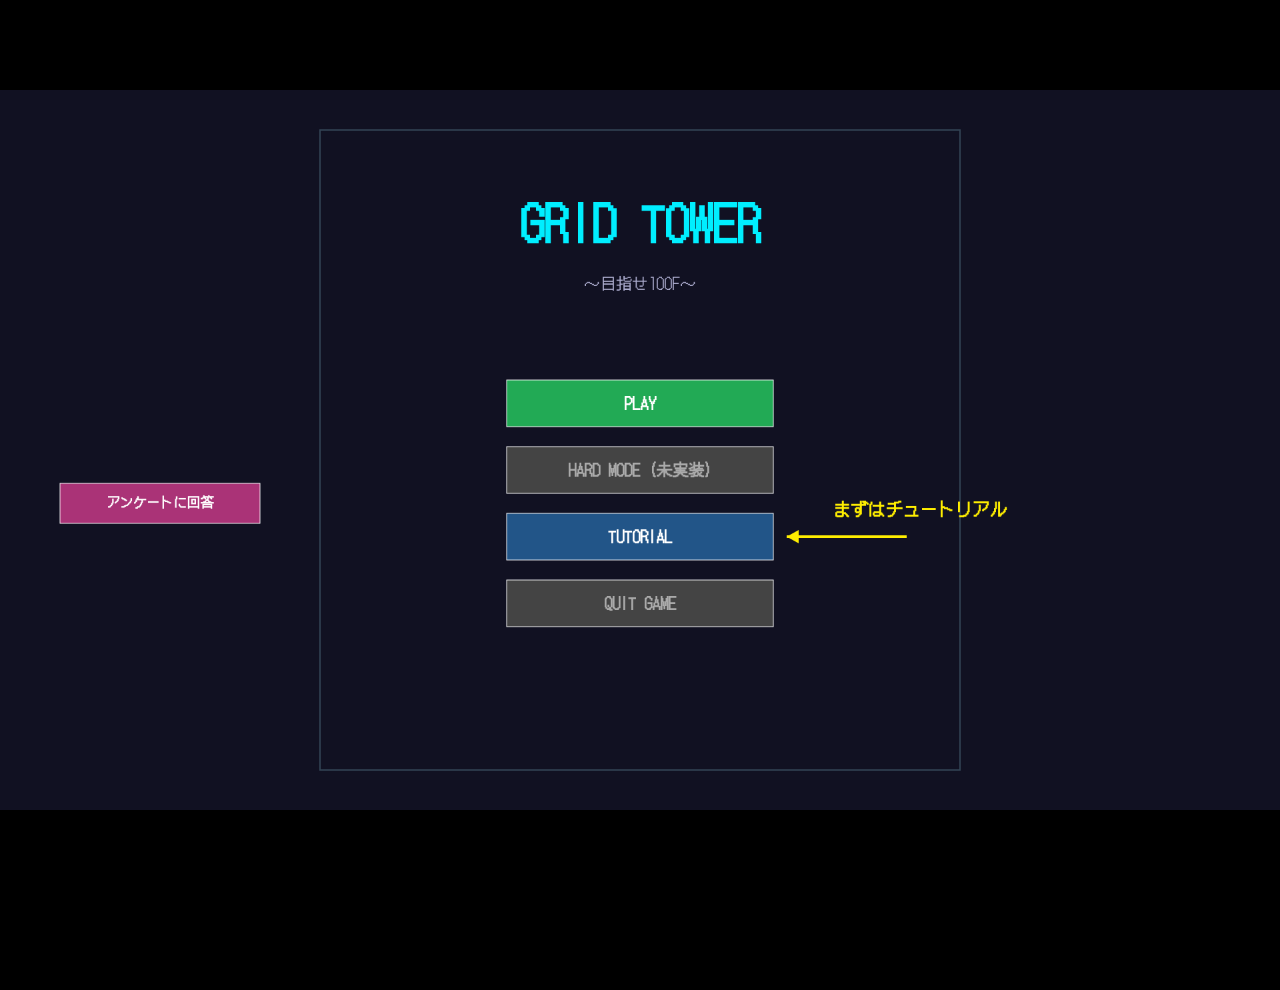
<file: templates/index58_8.html>
<!DOCTYPE html>
<html lang="ja">
<head>
<meta charset="UTF-8">
<meta name="viewport" content="width=device-width, initial-scale=1.0">
<title>GRID TOWER ～目指せ100F～</title>
<link rel="preconnect" href="https://fonts.googleapis.com">
<link rel="preconnect" href="https://fonts.gstatic.com" crossorigin>
<link href="https://fonts.googleapis.com/css2?family=DotGothic16&display=swap" rel="stylesheet">
<style>
  * { margin: 0; padding: 0; box-sizing: border-box; }
  html, body {
    width: 100%; height: 100%;
    background: #000;
    display: flex; align-items: center; justify-content: center;
    overflow: hidden;
    user-select: none;
  }
  #wrapper {
    position: relative;
    width: 1920px; height: 1080px;
  }
  canvas {
    display: block;
    background: #111122;
    cursor: default;
    font-family: 'DotGothic16', sans-serif;
  }
</style>
</head>
<body>
<div id="wrapper">
  <canvas id="gameCanvas" width="1920" height="1080"></canvas>
</div>

<script>
// ============================================================
// チュートリアルステップ定義 (tutorial_data.py 由来)[cite: 1, 6]
// ============================================================
const TUTORIAL_STEPS = [
  { step: 1, text: "画面の見方を確認しましょう。\n中央がゲームエリア、左パネルにスコアとHP、\n右パネルに現在の階層（FLOOR）が表示されます。", condition_type: "wait_input", allowed_keys: ["f"], highlight: "ui" },
  { step: 2, text: "プレイヤーの移動\n「A」キーで左、「D」キーで右に動かせます。\n実際に左右へ移動してみましょう。", condition_type: "player_move", allowed_keys: ["a", "d"], highlight: "player" },
  { step: 3, text: "ジャンプ\n「W」キーでジャンプします。\nブロックの上に乗ったり、落下を避けるのに使います。", condition_type: "player_jump", allowed_keys: ["a", "d", "w"], highlight: "player" },
  { step: 4, text: "ブロックの左右移動\n「←」「→」キー、またはマウスの左右クリックで\n落下中のブロックを左右に動かせます。", condition_type: "block_move", allowed_keys: ["a", "d", "w", "left", "right"], highlight: "block" },
  { step: 5, text: "ブロックの回転\n「Space」キーを押すとブロックが回転します。\n実際に回転させてみましょう。", condition_type: "block_rotate", allowed_keys: ["a", "d", "w", "left", "right", "space"], highlight: "block" },
  { step: 6, text: "落下速度アップ\n「↓」キーまたはマウスの中クリックを押している間、ブロックが速く落ちます。\n押し続けて速度アップを体験してみましょう。", condition_type: "block_speed", allowed_keys: ["a", "d", "w", "left", "right", "space", "down"], highlight: "block" },
  { step: 7, text: "ハードドロップ\n「↓」キーまたはマウスの中クリックを素早く2回押すと、ブロックが即座に落下・固定されます。\nダブルタップで試してみましょう。", condition_type: "hard_drop", allowed_keys: ["a", "d", "w", "left", "right", "space", "down"], highlight: "block" },
  { step: 8, text: "ラインを消す\n横一列をブロックで埋めるとラインが消え、スコアと階層が上がります。\n最下段の空いている2マスを埋めて、1ライン消去してみましょう。", condition_type: "line_clear", allowed_keys: ["all"], highlight: "none" },
  { step: 9, text: "ビームの回避\n一定周期でプレイヤーを狙うビームが降ってきます。\n画面上部に「WARNING」が出たら、赤い範囲から逃げてください。\nビームを受けずに回避するとクリアです。", condition_type: "beam_evade", allowed_keys: ["all"], highlight: "warning" },
  { step: 10, text: "チュートリアル完了！\n基本操作はすべて習得しました。\nブロックを積み上げて、できるだけ高い階層を目指しましょう！", condition_type: "wait_input", allowed_keys: ["f"], highlight: "none" }
];

// ============================================================
// ブロックデータ (block_data.py 由来、50F用19〜21を追加)[cite: 1, 2]
// ============================================================
const BLOCKS = [
  { shape_id:1, name:"square",  shape:[[0,0],[1,0],[0,1],[1,1]], color:"#ffee00", outline:"#bbaa00" },
  { shape_id:2, name:"I4",      shape:[[0,0],[0,1],[0,2],[0,3]], color:"#00eeff", outline:"#0099bb" },
  { shape_id:3, name:"I3",      shape:[[0,0],[0,1],[0,2]], color:"#55bbff", outline:"#2277bb" },
  { shape_id:4, name:"I2",      shape:[[0,0],[0,1]], color:"#aaddff", outline:"#6699bb" },
  { shape_id:5, name:"skew2",   shape:[[0,0],[1,1]], color:"#77ffaa", outline:"#22bb66" },
  { shape_id:6, name:"T",       shape:[[0,0],[1,0],[2,0],[1,1]], color:"#cc44ff", outline:"#881199" },
  { shape_id:7, name:"L",       shape:[[0,0],[0,1],[0,2],[1,2]], color:"#ff8800", outline:"#bb5500" },
  { shape_id:8, name:"J",       shape:[[1,0],[1,1],[0,2],[1,2]], color:"#4488ff", outline:"#2255bb" },
  { shape_id:9, name:"S",       shape:[[1,0],[2,0],[0,1],[1,1]], color:"#44ff66", outline:"#229944" },
  { shape_id:10,name:"Z",       shape:[[0,0],[1,0],[1,1],[2,1]], color:"#ff3333", outline:"#bb1111" },
  { shape_id:11,name:"stairs",  shape:[[1,0],[0,1],[1,1]], color:"#ff00ff", outline:"#aa00aa" },
  { shape_id:12,name:"concave", shape:[[0,0],[2,0],[0,1],[1,1],[2,1]], color:"#ff9955", outline:"#cc6622" },
  { shape_id:13,name:"T_inv",   shape:[[0,0],[1,0],[2,0],[1,1],[1,2]], color:"#ff6699", outline:"#bb2255" },
  { shape_id:14,name:"cross",   shape:[[1,0],[0,1],[1,1],[2,1],[1,2]], color:"#ffcc00", outline:"#bb8800" },
  { shape_id:15,name:"battan",  shape:[[0,0],[2,0],[1,1],[0,2],[2,2]], color:"#00ffcc", outline:"#00aa88" },
  { shape_id:16,name:"H",       shape:[[0,0],[2,0],[0,1],[2,1]], color:"#ff44aa", outline:"#bb1177" },
  { shape_id:17,name:"O_frame", shape:[[0,0],[1,0],[2,0],[0,1],[2,1],[0,2],[1,2],[2,2]], color:"#ffdd44", outline:"#bb9900" },
  { shape_id:18,name:"one",     shape:[[0,0]], color:"#ffffff", outline:"#aaaaaa" },
  // 【50Fボス専用追加分】反転ブロック定義（回転不可、特殊デバフ用）[cite: 2]
  { shape_id:19,name:"invert_R",shape:[[0,0],[1,0],[0,1],[2,1],[0,2],[1,2],[0,3],[2,3],[0,4],[1,4]], color:"#0055ff", outline:"#0033aa" },
  { shape_id:20,name:"invert_B",shape:[[0,0],[1,0],[0,1],[2,1],[0,2],[1,2],[0,3],[2,3],[0,4],[2,4]], color:"#ff1111", outline:"#aa0000" },
  { shape_id:21,name:"invert_P",shape:[[0,0],[1,0],[0,1],[2,1],[0,2],[1,2],[0,3],[0,4]], color:"#b300ff", outline:"#7700cc" }
];
const RARE_BLOCK_IDS = [12, 13, 14, 15, 16, 17, 18];
const BLOCK_COLOR_MAP = {
  1: {fill:"#887700", outline:"#554400"},
  2: {fill:"#007788", outline:"#004455"},
  3: {fill:"#225588", outline:"#113355"},
  4: {fill:"#556677", outline:"#334455"},
  5: {fill:"#227744", outline:"#114422"},
  6: {fill:"#662288", outline:"#440055"},
  7: {fill:"#884400", outline:"#552200"},
  8: {fill:"#224488", outline:"#112255"},
  9: {fill:"#226633", outline:"#115533"},
  10:{fill:"#881111", outline:"#550000"},
  11:{fill:"#880088", outline:"#550055"},
  12:{fill:"#884422", outline:"#552211"},
  13:{fill:"#883344", outline:"#551122"},
  14:{fill:"#886600", outline:"#554400"},
  15:{fill:"#007755", outline:"#004433"},
  16:{fill:"#882255", outline:"#551133"},
  17:{fill:"#886611", outline:"#554400"},
  18:{fill:"#777777", outline:"#444444"},
  // 【50Fボス専用追加分】固定後のディープカラー色定義マップ[cite: 2]
  19:{fill:"#002288", outline:"#001144"},
  20:{fill:"#880000", outline:"#440000"},
  21:{fill:"#550088", outline:"#220044"}
};

// ============================================================
// 定数
// ============================================================
const SCREEN_WIDTH  = 1920;
const SCREEN_HEIGHT = 1080;
const SURVEY_FORM_URL = "https://docs.google.com/forms/d/e/1FAIpQLScnkWFuETTK-adgdI8RcYuR2Jl85qyf-EM3R0R1ymlrr51U-w/viewform?usp=publish-editor";
const GAME_LEFT     = 640;
const GAME_RIGHT    = 1280;
const GAME_TOP      = 40;
const GAME_BOTTOM   = 1040;
const GRID_SIZE     = 40;
const MAP_WIDTH     = 16;
const MAP_HEIGHT    = 25;

const GRAVITY    = 0.8;
const JUMP_SPEED = -14.0;
const MOVE_SPEED = 4;
const PUSH_DELAY = 15;
const P_HALF_W   = 15;
const P_HALF_H   = 30;

const BLOCK_FALL_INTERVAL      = 20;
const BLOCK_FALL_INTERVAL_FAST = 2;
const SCORE_PER_LINE           = 100;
const LINES_PER_FLOOR          = 1;
const MAX_HP                   = 5;
const INVINCIBLE_FRAMES         = 180;

const BEAM_CYCLE       = 600;
const BEAM_WARNING     = 120;
const BEAM_WIDTH       = 3;
const BEAM_SHOW_FRAMES = 90;

const BLOCK_MOVE_INITIAL_DELAY = 12;
const BLOCK_MOVE_REPEAT_DELAY  = 4;
const COMBO_BUFFER_FRAMES      = 180;
const LINE_CLEAR_INTERVAL      = 6;
const NORMAL_BLOCK_NO_REPEAT_WINDOW = 3;

const FIXED_TERRAIN_BASE = 90000;
const PUZZLE_BLUE_ID     = 3001;
const PUZZLE_RED_ID      = 3002;
const TRAP_GRACE_FRAMES  = 45;
const BIG_BEAM_WARN_FRAMES = 30;
const BIG_BEAM_FIRE_FRAMES = 20;

// 【50Fボス専用追加分】渦巻き模様アニメーション関連定数[cite: 2]
const SWIRL_STEPS = 50;
const SWIRL_MAX_TURNS = 2.5;
const SWIRL_ROT_SPEED = 0.08;

// ============================================================
// マップ配置データ (boss_data.py 由来)[cite: 1, 3]
// ============================================================
const BOSS_20F_MAP = [
  [0,0,0,0,0,0,0,0,0,0,0,0,0,0,9999,9999],
  [0,0,0,0,0,0,0,0,0,0,0,0,0,0,9999,9999],
  [0,0,0,1,1,1,1,1,1,1,1,1,1,1,1,1],
  [1,0,0,0,0,0,0,0,0,0,0,0,0,0,0,0],
  [0,0,0,0,0,0,0,0,0,0,0,0,0,0,0,0],
  [0,0,0,0,0,0,1,0,0,0,0,0,0,0,0,0],
  [0,1,0,0,0,0,1,0,0,0,0,0,0,0,0,0],
  [0,1,0,0,0,0,0,0,0,1,0,0,0,0,0,0],
  [0,0,0,0,1,0,0,0,0,1,0,0,0,0,0,0],
  [0,0,0,0,1,0,0,0,0,0,0,0,1,0,0,0],
  [0,0,0,0,0,0,0,0,0,0,0,0,0,0,0,0],
  [0,0,0,0,0,0,0,0,0,0,0,0,0,0,0,0],
  [1,1,1,1,1,1,1,1,1,1,1,1,1,1,0,0],
  [0,0,0,0,0,0,0,0,0,0,0,0,0,0,0,0],
  [0,0,0,0,0,0,0,0,0,0,0,0,0,0,0,0],
  [0,0,0,0,0,0,0,0,0,0,0,0,0,0,0,1],
  [0,0,0,0,0,0,0,0,0,0,0,0,0,1,0,1],
  [0,0,0,0,0,0,0,0,0,0,0,1,0,1,0,0],
  [0,0,0,0,0,0,0,0,0,1,0,1,0,0,0,0],
  [0,0,0,0,0,0,0,1,0,1,0,0,0,0,0,0],
  [0,0,0,0,0,1,0,1,0,0,0,0,0,0,0,0],
  [0,0,0,1,0,1,0,0,0,0,0,0,0,0,0,0],
  [0,1,0,1,0,0,0,0,0,0,0,0,0,0,0,0],
  [0,0,0,0,0,0,0,0,0,0,0,0,0,0,0,0],
  [0,0,0,0,0,0,0,0,0,0,0,0,0,0,0,0]
];

const BOSS_30F_PHASE_1 = [
  [0,0,0,0,0,0,0,0,0,0,0,0,0,0,0,0],[0,0,0,0,0,0,0,0,0,0,0,0,0,0,0,0],[0,0,0,0,0,0,0,0,0,0,0,0,0,0,0,0],[0,0,0,0,0,0,0,0,0,0,0,0,0,0,0,0],
  [0,0,0,0,0,0,0,0,0,0,0,0,0,0,0,0],[0,0,0,0,0,0,0,0,0,0,0,0,0,0,0,0],[0,0,0,0,0,0,0,0,0,0,0,0,0,0,0,0],[0,0,0,0,0,0,0,0,0,0,0,0,0,0,0,0],
  [0,0,0,0,0,0,0,0,0,0,0,0,0,0,0,0],[0,0,0,0,0,0,0,0,0,0,0,0,0,0,0,0],[0,0,0,0,0,0,0,0,0,0,0,0,0,0,0,0],[0,0,0,0,0,0,0,0,0,0,0,0,0,0,0,0],
  [0,0,0,0,0,0,0,0,0,0,0,0,0,0,0,0],[0,0,0,0,0,0,0,0,0,0,0,0,0,0,0,0],[0,0,0,0,0,0,0,0,0,0,0,0,0,0,0,0],[0,0,0,0,0,0,0,0,0,0,0,0,0,0,0,0],
  [0,0,0,0,0,0,0,0,0,0,0,0,0,0,0,0],[0,0,0,0,0,0,0,0,0,0,0,0,0,0,0,0],[0,0,0,0,0,0,0,0,0,0,0,0,0,0,0,0],[0,0,0,0,0,0,0,0,0,0,0,0,0,0,0,0],
  [0,0,0,0,0,0,0,0,0,0,0,1,1,1,0,0],[0,0,0,0,0,0,0,0,0,0,0,1,1,1,0,0],[0,0,0,1,0,0,0,0,0,0,0,1,1,1,0,0],[0,0,1,1,1,0,0,0,0,1,0,0,0,0,0,0],
  [0,1,1,1,1,1,0,0,1,1,1,0,0,0,0,0]
];

const BOSS_30F_PHASE_2 = [
  [0,0,0,0,0,0,0,0,0,0,0,0,0,0,0,0],[0,0,0,0,0,0,0,0,0,0,0,0,0,0,0,0],[0,0,0,0,0,0,0,0,0,0,0,0,0,0,0,0],[0,0,0,0,0,0,0,0,0,0,0,0,0,0,0,0],
  [0,0,0,0,0,0,0,0,0,0,0,0,0,0,0,0],[0,0,0,0,0,0,0,0,0,0,0,0,0,0,0,0],[0,0,0,0,0,0,0,0,0,0,0,0,0,0,0,0],[0,0,0,0,0,0,0,0,0,0,0,0,0,0,0,0],
  [0,0,0,0,0,0,0,0,0,0,0,0,0,0,0,0],[0,0,0,0,0,0,0,0,0,0,0,0,0,0,0,0],[0,0,0,0,0,0,0,0,0,0,0,0,0,0,0,0],[0,0,0,0,0,0,0,0,0,0,0,0,0,0,0,0],
  [0,0,0,0,0,0,0,0,0,0,0,0,0,0,0,0],[0,0,0,0,0,0,0,0,0,0,0,0,0,0,0,0],[0,0,0,0,0,0,0,0,0,0,0,0,0,0,0,0],[0,0,0,0,0,0,0,0,0,0,0,0,0,0,0,0],
  [0,0,0,0,0,0,0,0,0,0,0,0,0,0,0,0],[0,0,0,0,0,0,0,0,0,0,0,0,0,0,0,0],[0,0,0,0,0,0,0,0,0,0,0,0,0,0,0,0],[0,0,0,0,0,0,0,0,0,0,0,0,0,0,0,0],
  [0,0,0,0,0,0,1,0,0,0,0,0,0,0,0,0],[0,1,2,1,0,0,2,0,1,1,0,0,0,0,0,0],[0,0,1,0,0,0,1,0,0,0,0,0,0,0,1,0],[0,0,0,0,0,0,1,0,0,0,0,0,1,1,0,0],
  [0,0,0,0,0,0,1,0,0,1,1,0,1,1,0,0]
];

const BOSS_30F_PHASE_3 = [
  [0,0,0,0,0,0,0,0,0,0,0,0,0,0,0,0],[0,0,0,0,0,0,0,0,0,0,0,0,0,0,0,0],[0,0,0,0,0,0,0,0,0,0,0,0,0,0,0,0],[0,0,0,0,0,0,0,0,0,0,0,0,0,0,0,0],
  [0,0,0,0,0,0,0,0,0,0,0,0,0,0,0,0],[0,0,0,0,0,0,0,0,0,0,0,0,0,0,0,0],[0,0,0,0,0,0,0,0,0,0,0,0,0,0,0,0],[0,0,0,0,0,0,0,0,0,0,0,0,0,0,0,0],
  [0,0,0,0,0,0,0,0,0,0,0,0,0,0,0,0],[0,0,0,0,0,0,0,0,0,0,0,0,0,0,0,0],[0,0,0,0,0,0,0,0,0,0,0,0,0,0,0,0],[0,0,0,0,0,0,0,0,0,0,0,0,0,0,0,0],
  [0,0,0,0,0,0,0,0,0,0,0,0,0,0,0,0],[0,0,0,0,0,0,0,0,0,0,0,0,0,0,0,0],[0,0,0,0,0,0,0,0,0,0,0,1,0,0,0,0],[0,0,0,0,0,0,0,0,0,0,0,1,0,0,0,0],
  [0,0,0,0,0,0,0,0,0,0,1,0,1,0,0,0],[0,0,0,0,0,0,0,0,0,1,0,0,0,1,1,0],[0,1,0,1,0,0,0,0,0,0,0,2,0,0,1,0],[0,0,1,0,0,0,0,0,0,0,2,2,2,0,1,0],
  [0,2,1,0,0,0,0,0,0,0,0,2,0,0,1,0],[0,0,1,0,0,0,1,0,0,0,0,0,0,0,1,0],[0,0,0,0,0,1,0,1,0,0,0,0,0,0,0,0],[0,0,0,0,1,0,2,0,1,0,0,0,0,0,0,0],
  [0,0,0,1,0,2,2,2,0,1,0,0,0,2,2,2]
];

const BOSS_30F_PHASES = [BOSS_30F_PHASE_1, BOSS_30F_PHASE_2, BOSS_30F_PHASE_3];

const BOSS_40F_MAP = [
  [0,0,0,0,0,0,0,0,0,0,0,0,0,0,0,0],[0,0,0,0,0,0,0,0,0,0,0,0,0,0,0,0],[0,1,1,0,0,0,0,0,0,0,0,0,0,1,1,0],[0,0,0,1,0,0,0,1,1,0,0,0,1,0,0,0],
  [0,0,0,0,1,0,0,0,0,0,0,1,0,0,0,0],[0,0,0,0,0,0,0,0,0,0,0,0,0,0,0,0],[0,0,0,0,0,0,0,0,0,0,0,0,0,0,0,0],[0,0,0,0,0,1,1,1,1,1,1,0,0,0,0,0],
  [0,0,0,0,0,0,0,0,0,0,0,0,0,0,0,0],[0,0,0,0,0,0,0,0,0,0,0,0,0,0,0,0],[1,1,1,1,1,1,0,0,0,0,1,1,1,1,1,1],[0,0,0,0,0,0,0,0,0,0,0,0,0,0,0,0],
  [0,0,0,0,0,0,0,0,0,0,0,0,0,0,0,0],[0,1,1,0,0,0,0,1,1,0,0,0,0,1,1,0],[0,0,0,0,0,0,0,0,0,0,0,0,0,0,0,0],[0,0,0,0,0,0,0,0,0,0,0,0,0,0,0,0],
  [0,0,1,1,1,1,1,0,0,1,1,1,1,1,0,0],[0,0,0,0,0,0,0,0,0,0,0,0,0,0,0,0],[0,0,0,0,0,0,0,0,0,0,0,0,0,0,0,0],[1,1,1,0,0,0,1,1,1,1,0,0,0,1,1,1],
  [0,0,0,0,0,0,0,0,0,0,0,0,0,0,0,0],[0,0,0,0,0,0,0,0,0,0,0,0,0,0,0,0],[0,0,0,1,1,1,0,0,0,0,1,1,1,0,0,0],[0,0,0,0,0,0,0,0,0,0,0,0,0,0,0,0],
  [0,0,0,0,0,0,0,0,0,0,0,0,0,0,0,0]
];

function encode_fixed_terrain(serial) { return FIXED_TERRAIN_BASE + serial; }
// 通常ID（shape_id * 1000 + serial）の50F反転ブロック(19〜21)が除外されるよう固定地形判定を調整[cite: 3, 4]
function is_fixed_terrain(block_id) { return block_id >= FIXED_TERRAIN_BASE && block_id !== 9999; }

// ============================================================
// BossManager クラス (boss_data.py 完全互換 + 50F対応拡張)[cite: 1, 3]
// ============================================================
class BossManager {
  constructor() { this.reset_all(); }
  reset_all() {
    this.savedBlockMap = null;
    this.isBossActive = false;
    this.bossFloor = 10;
    this.bossHp = 0;
    this.cursedBeamActive = false;
    this.bossTimer = 0;
    this.targetReached = false;
    
    // 30F
    this.puzzleMap = null;
    this.boss30PhaseIndex = 0;
    this.boss30Hp = 0;
    this.boss30Timer = 0;
    this.trapActive = false;
    this.trapTimer = 0;
    this.bigBeamPhase = "none";
    this.bigBeamTimer = 0;
    this.trapBlinkOn = true;
    this.boss30Cleared = false;
    
    // 40F
    this.boss40Cleared = false;
    this.boss40Step = 0;
    this.boss40Timer = 20;
    this.boss40SearchCount = 0;
    this.boss40LaserPhase = "none";
    this.boss40ActiveCols = [];
    this.boss40ActiveRows = [];

    // 【50Fボス専用追加分】パラメータ初期化[cite: 3]
    this.boss50Phase = 0;                  // 1:青(R), 2:赤(B), 3:紫(P)
    this.boss50PhaseBlockLocked = false; // ターゲットが盤面に一度でもロックされたか
    this.boss50TargetRemaining = 0;       // 現在盤面上の対象セル残数
    this.boss50SpawnRequested = false;    // 特殊ブロックの強制割り込み生成フラグ
    this.boss50Cleared = false;            // 50Fボス完全撃破フラグ
  }
  saveCurrentMap(blockMap) { this.savedBlockMap = blockMap.map(row => [...row]); }
  restorePreviousMap(state) { if (this.savedBlockMap) { state.blockMap = this.savedBlockMap.map(row => [...row]); } }
  
  generateBossStage(state, floor) {
    this.bossFloor = floor;
    this.isBossActive = true;
    this.saveCurrentMap(state.blockMap);
    state.blockMap = Array.from({length: MAP_HEIGHT}, () => new Array(MAP_WIDTH).fill(0));
    
    if (floor === 10) {
      const startY = MAP_HEIGHT - 8;
      for (let y = startY; y < MAP_HEIGHT; y++) {
        const holeX = Math.floor(Math.random() * MAP_WIDTH);
        const mapValue = encode_fixed_terrain(state.nextSerial);
        for (let x = 0; x < MAP_WIDTH; x++) { if (x !== holeX) state.blockMap[y][x] = mapValue; }
        state.nextSerial += 1;
      }
      this.bossHp = 8;
    } else if (floor === 20) {
      for (let y = 0; y < MAP_HEIGHT; y++) {
        for (let x = 0; x < MAP_WIDTH; x++) {
          let val = BOSS_20F_MAP[y][x];
          if (val === 9999) state.blockMap[y][x] = 9999;
          else if (val > 0) state.blockMap[y][x] = encode_fixed_terrain(state.nextSerial);
        }
      }
      state.nextSerial += 1;
      this.bossTimer = 3600;
      this.targetReached = false;
    } else if (floor === 30) {
      this.boss30PhaseIndex = 0;
      this.boss30Hp = 3;
      this.boss30Timer = 3600;
      this.trapActive = false;
      this.trapTimer = 0;
      this.bigBeamPhase = "none";
      this.bigBeamTimer = 0;
      this.boss30Cleared = false;
      this.generate_puzzle_pattern();
    } else if (floor === 40) {
      for (let y = 0; y < MAP_HEIGHT; y++) {
        for (let x = 0; x < MAP_WIDTH; x++) {
          if (BOSS_40F_MAP[y][x] === 1) state.blockMap[y][x] = encode_fixed_terrain(state.nextSerial);
        }
      }
      state.nextSerial += 1;
      this.bossTimer = 3600;
      this.init_boss40_state();
    } else if (floor === 50) {
      // 【50Fボス専用追加分】50Fステージ初期構成生成[cite: 3]
      this.boss50Phase = 1;
      this.boss50PhaseBlockLocked = false;
      this.boss50TargetRemaining = 0;
      this.boss50SpawnRequested = true; // 開幕時の割り込み要求
      this.boss50Cleared = false;
    }
  }

  generate_puzzle_pattern() {
    let grid = BOSS_30F_PHASES[this.boss30PhaseIndex % BOSS_30F_PHASES.length];
    this.puzzleMap = Array.from({length: MAP_HEIGHT}, () => new Array(MAP_WIDTH).fill(0));
    for (let y = 0; y < MAP_HEIGHT; y++) {
      for (let x = 0; x < MAP_WIDTH; x++) {
        if (grid[y][x] === 1) this.puzzleMap[y][x] = PUZZLE_BLUE_ID;
        else if (grid[y][x] === 2) this.puzzleMap[y][x] = PUZZLE_RED_ID;
      }
    }
  }

  check_blue_complete(state) {
    if (!this.puzzleMap) return false;
    for (let y = 0; y < MAP_HEIGHT; y++) {
      for (let x = 0; x < MAP_WIDTH; x++) {
        if (this.puzzleMap[y][x] === PUZZLE_BLUE_ID && state.blockMap[y][x] < 1) return false;
      }
    }
    return true;
  }

  check_red_filled(state) {
    if (!this.puzzleMap) return false;
    for (let y = 0; y < MAP_HEIGHT; y++) {
      for (let x = 0; x < MAP_WIDTH; x++) {
        if (this.puzzleMap[y][x] === PUZZLE_RED_ID && state.blockMap[y][x] >= 1) return true;
      }
    }
    return false;
  }

  reset_30f_round(state) {
    state.blockMap = Array.from({length: MAP_HEIGHT}, () => new Array(MAP_WIDTH).fill(0));
    this.generate_puzzle_pattern();
    this.boss30Timer = 3600;
    this.trapActive = false;
    this.trapTimer = 0;
  }

  advance_30f_phase(state) {
    this.boss30PhaseIndex += 1;
    this.reset_30f_round(state);
  }

  trigger_big_beam() {
    if (this.bigBeamPhase === "none") { this.bigBeamPhase = "warning"; this.bigBeamTimer = BIG_BEAM_WARN_FRAMES; }
  }

  update_boss30_logic(state, playerGx, playerInvincible) {
    if (this.bigBeamPhase !== "none") {
      this.bigBeamTimer -= 1;
      if (this.bigBeamPhase === "warning" && this.bigBeamTimer <= 0) {
        this.bigBeamPhase = "firing"; this.bigBeamTimer = BIG_BEAM_FIRE_FRAMES;
        this.reset_30f_round(state); // ビームは盤面のブロックを常に削除する（ギミック本体・無敵中でも発動）
        if (playerGx !== 0 && playerGx !== MAP_WIDTH - 1 && playerInvincible === 0) return "damage";
        return "beam_clear";
      } else if (this.bigBeamPhase === "firing" && this.bigBeamTimer <= 0) {
        this.bigBeamPhase = "none";
      }
      return "running";
    }
    this.boss30Timer -= 1;
    if (this.boss30Timer <= 0) { this.trigger_big_beam(); return "running"; }
    if (this.check_red_filled(state)) {
      if (!this.trapActive) { this.trapActive = true; this.trapTimer = TRAP_GRACE_FRAMES; }
      else { this.trapTimer -= 1; if (this.trapTimer <= 0) { this.trigger_big_beam(); return "running"; } }
    } else { this.trapActive = false; this.trapTimer = 0; }
    
    if (this.check_blue_complete(state)) {
      this.boss30Hp -= 1;
      if (this.boss30Hp <= 0) return "victory";
      else { this.advance_30f_phase(state); return "advance"; }
    }
    return "running";
  }

  init_boss40_state() {
    this.boss40Step = 0; this.boss40Timer = 180; this.boss40SearchCount = 0;
    this.boss40LaserPhase = "none"; this.boss40ActiveCols = []; this.boss40ActiveRows = [];
  }

  update_boss40_logic(player) {
    this.bossTimer -= 1;
    if (this.bossTimer <= 0) return "clear";
    this.boss40Timer -= 1;
    
    const WARN_F = 60, FIRE_F = 60, CYCLE_F = WARN_F + FIRE_F;
    if (this.boss40Step === 0) {
      if (this.boss40Timer > 0) {
        this.boss40LaserPhase = "none"; this.boss40ActiveCols = []; this.boss40ActiveRows = [];
        return "running";
      } else { this.boss40Step = 1; this.boss40Timer = CYCLE_F; this.boss40SearchCount = 0; }
    }
    if (this.boss40Timer <= 0) {
      if (this.boss40Step === 7) {
        this.boss40SearchCount += 1;
        if (this.boss40SearchCount < 3) this.boss40Timer = CYCLE_F;
        else { this.boss40SearchCount = 0; this.boss40Step += 1; this.boss40Timer = CYCLE_F; }
      } else { this.boss40Step += 1; this.boss40Timer = CYCLE_F; }
      if (this.boss40Step > 12) { this.boss40Step = 1; this.boss40SearchCount = 0; }
    }
    
    this.boss40LaserPhase = (this.boss40Timer > FIRE_F) ? "warning" : "firing";
    
    if (this.boss40Step === 1) { this.boss40ActiveCols = []; this.boss40ActiveRows = [18, 19, 23, 24]; }
    else if (this.boss40Step === 2) { this.boss40ActiveCols = [3,4,5,6,7,8,9,10,11,12]; this.boss40ActiveRows = []; }
    else if (this.boss40Step === 3) { this.boss40ActiveCols = [12,13,14,15]; this.boss40ActiveRows = []; }
    else if (this.boss40Step === 4) { this.boss40ActiveCols = [8,9,10,11]; this.boss40ActiveRows = []; }
    else if (this.boss40Step === 5) { this.boss40ActiveCols = [4,5,6,7]; this.boss40ActiveRows = []; }
    else if (this.boss40Step === 6) { this.boss40ActiveCols = [0,1,2,3]; this.boss40ActiveRows = []; }
    else if (this.boss40Step === 7) {
      if (this.boss40Timer === CYCLE_F) {
        let pGx = Math.floor((player.x - GAME_LEFT) / GRID_SIZE);
        let pGy = Math.floor((player.y - GAME_TOP) / GRID_SIZE);
        this.boss40ActiveCols = [-1,0,1].map(i => Math.max(0, Math.min(15, pGx + i)));
        this.boss40ActiveRows = [-1,0,1].map(i => Math.max(0, Math.min(24, pGy + i)));
      }
    }
    else if (this.boss40Step === 8) { this.boss40ActiveCols = []; this.boss40ActiveRows = [16,17,18,19,20,21,22,23,24]; }
    else if (this.boss40Step === 9) { this.boss40ActiveCols = [2,5,8,11,14]; this.boss40ActiveRows = [4,9,14,19,24]; }
    else if (this.boss40Step === 10) { this.boss40ActiveCols = [8,9,10,11,12,13,14,15]; this.boss40ActiveRows = []; }
    else if (this.boss40Step === 12) {
      this.boss40ActiveCols = [4,5,6,7,8,9,10,11];
      this.boss40ActiveRows = [6,7,8,9,10,11,12,13,14,15,16,17];
    }
    return "running";
  }

  // 【50Fボス専用追加分】毎フレームのフェーズ進行・ターゲット破砕走査ロジック[cite: 3]
  update_boss50_logic(state) {
    if (this.boss50Phase < 1 || this.boss50Phase > 3) return "running";
    let targetShapeId = 19 + (this.boss50Phase - 1);
    let count = 0;
    for (let y = 0; y < MAP_HEIGHT; y++) {
      for (let x = 0; x < MAP_WIDTH; x++) {
        let val = state.blockMap[y][x];
        if (val >= 1 && Math.floor(val / 1000) === targetShapeId) count++;
      }
    }
    this.boss50TargetRemaining = count;

    if (!this.boss50PhaseBlockLocked) {
      if (count > 0) this.boss50PhaseBlockLocked = true;
      return "running";
    }

    if (count === 0) {
      if (this.boss50Phase === 3) {
        this.boss50Phase = 0;
        return "victory";
      } else {
        this.boss50Phase += 1;
        this.boss50PhaseBlockLocked = false;
        this.boss50SpawnRequested = true; // 次のフェーズの強制ロード
        state.blockMap = Array.from({length: MAP_HEIGHT}, () => new Array(MAP_WIDTH).fill(0)); // 盤面全消去
        return "phase_advance";
      }
    }
    return "running";
  }

  // 【50Fボス専用追加分】強制割り込みスポーン判定[cite: 3]
  getForcedSpawnShapeId() {
    if (this.boss50SpawnRequested && this.boss50Phase >= 1 && this.boss50Phase <= 3) {
      this.boss50SpawnRequested = false;
      return 19 + (this.boss50Phase - 1);
    }
    return null;
  }

  // 【50Fボス専用追加分】盤面を走査した操作反転デバフ状態の取得[cite: 3]
  getPlayerStatusEffects(state) {
    let blockRev = false;
    let playerRev = false;
    for (let y = 0; y < MAP_HEIGHT; y++) {
      for (let x = 0; x < MAP_WIDTH; x++) {
        let val = state.blockMap[y][x];
        if (val >= 1) {
          let sid = Math.floor(val / 1000);
          if (sid === 19) blockRev = true;
          if (sid === 20) playerRev = true;
          if (sid === 21) { blockRev = true; playerRev = true; }
        }
      }
    }
    return { blockReversed: blockRev, playerReversed: playerRev };
  }
}
const bossSys = new BossManager();

// ============================================================
// ユーティリティ
// ============================================================
const _ghostColorCache = {};
function darkenColor(hex, factor = 0.25) {
  if (!hex.startsWith("#")) return "#333333";
  if (_ghostColorCache[hex + factor]) return _ghostColorCache[hex + factor];
  let r = parseInt(hex.slice(1,3),16);
  let g = parseInt(hex.slice(3,5),16);
  let b = parseInt(hex.slice(5,7),16);
  r = Math.floor(r * factor); g = Math.floor(g * factor); b = Math.floor(b * factor);
  const result = `#${r.toString(16).padStart(2,'0')}${g.toString(16).padStart(2,'0')}${b.toString(16).padStart(2,'0')}`;
  _ghostColorCache[hex + factor] = result;
  return result;
}

function getOrdinal(n) {
  const v = n % 100; if (v >= 11 && v <= 13) return "th";
  switch (n % 10) { case 1: return "st"; case 2: return "nd"; case 3: return "rd"; default: return "th"; }
}

function capFloorAtBoss(state) {
  if (state.floor >= 10 && !bossSys.cursedBeamActive) state.floor = 10;
  else if (state.floor >= 20 && !bossSys.targetReached) state.floor = 20;
  else if (state.floor >= 30 && !bossSys.boss30Cleared) state.floor = 30;
  else if (state.floor >= 40 && !bossSys.boss40Cleared) state.floor = 40;
  else if (state.floor >= 50 && !bossSys.boss50Cleared) state.floor = 50; // 【50F追加】
}

function flushLineClearQueue(state, awardScore = true) {
  if (awardScore) state.score += SCORE_PER_LINE * state.lineClearQueue.length;
  state.lineClearQueue = []; state.lineClearTimer = 0;
}

function getBeamCycle(floor) {
  if (bossSys.cursedBeamActive) return 1800;
  if (floor < 10) return Infinity;
  if (floor >= 90) return 200;
  return 600 - Math.floor((floor - 10) / 10) * 50;
}

function getFallInterval(floor) {
  if (floor >= 90) return 6;
  if (floor >= 80) return 7;
  if (floor >= 70) return 8;
  if (floor >= 60) return 9;
  if (floor >= 50) return 10;
  if (floor >= 40) return 12;
  if (floor >= 30) return 14;
  if (floor >= 20) return 16;
  if (floor >= 10) return 18;
  return 20;
}

// 【50Fボス専用追加分】渦巻き(ぐるぐる)模様のセル描画ロジック[cite: 2]
function drawSwirlCell(ctx, cx, cy, shapeId, frameCounter) {
  let direction = (shapeId === 19 || shapeId === 20 || shapeId === 21) ? -1 : 0;
  if (direction === 0) return;
  let angle = frameCounter * SWIRL_ROT_SPEED * direction;
  let cosA = Math.cos(angle);
  let sinA = Math.sin(angle);
  let maxRadius = (GRID_SIZE / 2) - 5;
  
  ctx.save();
  ctx.beginPath();
  for (let i = 0; i <= SWIRL_STEPS; i++) {
    let t = i / SWIRSteps;
    let r = maxRadius * t;
    let theta = -(t * SWIRL_MAX_TURNS * 2 * Math.PI);
    let dx = r * Math.cos(theta);
    let dy = r * Math.sin(theta);
    // 回転行列の適用
    let rx = dx * cosA - dy * sinA;
    let ry = dx * sinA + dy * cosA;
    if (i === 0) ctx.moveTo(cx + rx, cy + ry);
    else ctx.lineTo(cx + rx, cy + ry);
  }
  ctx.strokeStyle = "#ffffff";
  ctx.lineWidth = 4;
  ctx.lineJoin = "round";
  ctx.lineCap = "round";
  ctx.stroke();
  ctx.restore();
}
const SWIRSteps = SWIRL_STEPS;

// ============================================================
// シーン管理
// ============================================================
let scene = "title";
let prevScene = "game";
let _btnRects = {};
let globalFrameCount = 0; // 【50F追加分】位相を保つための通しフレームカウンタ[cite: 2, 4]

// ============================================================
// クラス定義
// ============================================================
class TutorialState {
  constructor() { this.reset(); }
  currentStepData() { return this.stepIdx < TUTORIAL_STEPS.length ? TUTORIAL_STEPS[this.stepIdx] : null; }
  isBlockFrozen() { let sd = this.currentStepData(); return sd ? sd.step <= 3 : false; }
  isWaitingForAck() { return !this.started; }
  reset() { this.stepIdx = 0; this.isCleared = false; this.flags = {}; this.initialVal = 0; this.stepTimer = 0; this._needsSetup = true; this.blockIndex = 0; this.started = false; }
  advance() { this.stepIdx += 1; this.isCleared = false; this.flags = {}; this.initialVal = 0; this.stepTimer = 0; this._needsSetup = true; this.started = false; }
  setCleared() { this.isCleared = true; }
}

function tutSetupStep(tutState, state, player, fb, beam = null) {
  tutState._needsSetup = false;
  const sd = tutState.currentStepData(); if (!sd) return;
  if (sd.step === 2) tutState.initialVal = player.x;
  else if (sd.step === 4) tutState.initialVal = fb.x;
  else if (sd.step === 8) {
    tutState.initialVal = state.score;
    state.blockMap = Array.from({length: MAP_HEIGHT}, () => new Array(MAP_WIDTH).fill(0));
    for (let x = 0; x < MAP_WIDTH; x++) state.blockMap[MAP_HEIGHT - 1][x] = 1001;
    state.blockMap[MAP_HEIGHT - 1][Math.floor(MAP_WIDTH / 2)] = 0;
    state.blockMap[MAP_HEIGHT - 1][Math.floor(MAP_WIDTH / 2) - 1] = 0;
  } else if (sd.step === 9) {
    tutState.initialVal = player.hp;
    if (beam) { beam.phase = "wait"; beam.timer = 1800 - 120 - 60; }
  }
}

function tutCheckStepCondition(tutState, state, player, fb, beam) {
  tutState.stepTimer += 1; if (tutState.isCleared) return;
  const sd = tutState.currentStepData(); if (!sd) return;
  const ctype = sd.condition_type;
  if (ctype === "player_move") { if (Math.abs(player.x - tutState.initialVal) > 80) tutState.setCleared(); }
  else if (ctype === "player_jump") { if (tutState.flags.jumped) tutState.setCleared(); }
  else if (ctype === "block_move") { if (Math.abs(fb.x - tutState.initialVal) > 0) tutState.setCleared(); }
  else if (ctype === "block_rotate") { if (tutState.flags.rotated) tutState.setCleared(); }
  else if (ctype === "block_speed") { if (tutState.flags.down_pressed) tutState.setCleared(); }
  else if (ctype === "hard_drop") { if (tutState.flags.hard_dropped) tutState.setCleared(); }
  else if (ctype === "line_clear") { if (state.score > tutState.initialVal) tutState.setCleared(); }
  else if (ctype === "beam_evade") {
    if (tutState.flags.beam_fired && player.hp >= tutState.initialVal) tutState.setCleared();
    else if (player.hp < tutState.initialVal) { tutState.flags.beam_fired = false; tutState.initialVal = player.hp; }
  }
}

class GameState {
  constructor() {
    this.blockMap = Array.from({length: MAP_HEIGHT}, () => new Array(MAP_WIDTH).fill(0));
    this.nextSerial = 1; this.blockCount = 0; this.rareCountdown = Math.floor(Math.random() * 5) + 28;
    this.keyStates = { w:false, a:false, s:false, d:false, space:false, down:false }; this.lastHkey = "";
    this.score = 0; this.floor = 1; this.floorLines = 0; this.downPressCount = 0; this.downDoubleTapTimer = 0;
    this.comboCount = 0; this.comboBlocks = 0; this.pendingComboBlocks = 0; this.comboTimer = 0; this.comboEverActivated = false;
    this.gravityTimer = 0; this.pushedBlockIds = new Set(); this.pushGravityTimer = 0; this.lineClearQueue = []; this.lineClearTimer = 0; this.nextBlockData = null;
    this.notifiedFloor = 1; this.bgAnim = { active: false, y: 0, text: "", color: "" };
    this.recentNormalShapeIds = [];
  }
  getBlockCache() {
    let cache = {};
    for (let y = 0; y < MAP_HEIGHT; y++) {
      for (let x = 0; x < MAP_WIDTH; x++) {
        let bid = this.blockMap[y][x]; if (bid >= 1) { if (!cache[bid]) cache[bid] = []; cache[bid].push([x, y]); }
      }
    }
    return cache;
  }
}

class Player {
  constructor() { this.x = Math.floor((GAME_LEFT + GAME_RIGHT) / 2); this.y = GAME_BOTTOM - 20; this.vx = 0; this.vy = 0; this.isGrounded = false; this.pushTimerL = 0; this.pushTimerR = 0; this.hp = MAX_HP; this.invincible = 0; this.blinkVisible = true; }
}

class BeamState { constructor() { this.timer = 0; this.col = 0; this.showTimer = 0; this.phase = "wait"; this.blinkOn = true; } }
class BlockMoveState { constructor() { this.leftHeld = false; this.rightHeld = false; this.holdFrames = 0; this.repeatAcc = 0; } }

class FallingBlock {
  constructor(state = null) { this.x = 0; this.y = 0; this.timer = 0; this.shapeId = 1; this.shape = []; this.color = "#ffdd00"; this.outline = "#cc9900"; this.spawnBlock(state || new GameState(), null, true, false); }
  _pickBlockData(state, isTutorial, tutState) {
    if (isTutorial && tutState) { let normal = BLOCKS.filter(b => b.shape_id <= 11); return normal[tutState.blockIndex % normal.length]; }
    if (RARE_BLOCK_IDS.length > 0 && state.rareCountdown <= 0) { return BLOCKS.find(b => b.shape_id === RARE_BLOCK_IDS[Math.floor(Math.random() * RARE_BLOCK_IDS.length)]); }
    // 通常ブロックの抽選時に50Fボス用ブロック(19〜21)が混ざらないようガード[cite: 4]
    let normal = BLOCKS.filter(b => b.shape_id <= 11);
    let candidates = normal.filter(b => !state.recentNormalShapeIds.includes(b.shape_id));
    if (candidates.length === 0) candidates = normal;
    let choice = candidates[Math.floor(Math.random() * candidates.length)];
    state.recentNormalShapeIds.push(choice.shape_id);
    if (state.recentNormalShapeIds.length > NORMAL_BLOCK_NO_REPEAT_WINDOW) state.recentNormalShapeIds.shift();
    return choice;
  }
  spawnBlock(state, tutState = null, isInit = false, isTutorial = false) {
    if (!isInit) { state.blockCount += 1; state.rareCountdown -= 1; }
    if (!state.nextBlockData) state.nextBlockData = this._pickBlockData(state, isTutorial, tutState);
    let data = (isTutorial && tutState) ? BLOCKS.filter(b => b.shape_id <= 11)[tutState.blockIndex % BLOCKS.filter(b => b.shape_id <= 11).length] : state.nextBlockData;
    if (isTutorial && tutState) tutState.blockIndex += 1;
    state.nextBlockData = this._pickBlockData(state, isTutorial, tutState);
    if (!isTutorial && RARE_BLOCK_IDS.length > 0 && state.rareCountdown <= 0) state.rareCountdown = Math.floor(Math.random() * 5) + 28;
    this.shapeId = data.shape_id; this.shape = data.shape.map(([dx,dy]) => [dx,dy]); this.color = data.color; this.outline = data.outline;
    const maxDx = Math.max(...this.shape.map(([dx]) => dx));
    this.x = Math.floor((MAP_WIDTH - maxDx) / 2);
    this.y = 0; this.timer = 0;
  }
  // 【50Fボス専用追加分】フェーズターゲットブロックの強制割り込みスポーン経路[cite: 4]
  spawnBlockForced(shapeId) {
    let data = BLOCKS.find(b => b.shape_id === shapeId);
    if (!data) return;
    this.shapeId = data.shape_id; this.shape = data.shape.map(([dx,dy]) => [dx,dy]); this.color = data.color; this.outline = data.outline;
    const maxDx = Math.max(...this.shape.map(([dx]) => dx));
    this.x = Math.floor((MAP_WIDTH - maxDx) / 2); this.y = 0; this.timer = 0;
  }
  getCells() { return this.shape.map(([dx,dy]) => [this.x + dx, this.y + dy]); }
  getGhostCells(state) {
    let ghostY = this.y; while (!checkCollision(state, this, this.x, ghostY + 1)) ghostY++;
    if (ghostY === this.y) return []; return this.shape.map(([dx,dy]) => [this.x + dx, ghostY + dy]);
  }
  rotateLeft(state) {
    if (this.shapeId === 19 || this.shapeId === 20 || this.shapeId === 21) return; // 【50F追加分】回転不可制限[cite: 4]
    let ns = this.shape.map(([dx,dy]) => [dy, -dx]);
    const minX = Math.min(...ns.map(([dx]) => dx)), minY = Math.min(...ns.map(([,dy]) => dy));
    ns = ns.map(([dx,dy]) => [dx - minX, dy - minY]); if (!this._collides(state, ns)) this.shape = ns;
  }
  _collides(state, shape) {
    for (const [dx,dy] of shape) {
      const tx = this.x + dx, ty = this.y + dy;
      if (tx < 0 || tx >= MAP_WIDTH || ty >= MAP_HEIGHT) return true;
      if (ty >= 0 && state.blockMap[ty][tx] >= 1) return true;
    }
    return false;
  }
}

// ============================================================
// 衝突・更新判定ロジック
// ============================================================
function checkCollision(state, fb, nx, ny) {
  for (const [dx,dy] of fb.shape) {
    const tx = nx + dx, ty = ny + dy;
    if (tx < 0 || tx >= MAP_WIDTH || ty >= MAP_HEIGHT) return true;
    if (ty >= 0 && state.blockMap[ty][tx] >= 1) return true;
  }
  return false;
}

function lockBlock(state, fb) {
  const mapValue = fb.shapeId * 1000 + state.nextSerial;
  for (const [gx,gy] of fb.getCells()) { if (gx >= 0 && gx < MAP_WIDTH && gy >= 0 && gy < MAP_HEIGHT) state.blockMap[gy][gx] = mapValue; }
  state.nextSerial += 1;
}

function checkLineClear(state, countCombo = true) {
  let existingRows = new Set(state.lineClearQueue); let newFullRows = [];
  for (let y = MAP_HEIGHT - 1; y >= 0; y--) {
    if (!state.blockMap[y].includes(0) && !existingRows.has(y) && !state.blockMap[y].includes(9999)) newFullRows.push(y);
  }
  if (newFullRows.length === 0) return;
  if (countCombo) {
    let lines = newFullRows.length; if (state.comboTimer <= 0) state.comboCount = 0;
    let prevCount = state.comboCount; state.comboCount += lines; state.comboTimer = COMBO_BUFFER_FRAMES;
    state.comboEverActivated = true; state.pendingComboBlocks += lines;
    if (!bossSys.isBossActive) {
      let prevBonus = Math.floor(prevCount / 4), newBonus = Math.floor(state.comboCount / 4);
      if (newBonus > prevBonus) { state.floor += (newBonus - prevBonus); capFloorAtBoss(state); }
    }
  }
  for (let row of newFullRows) state.lineClearQueue.push(row);
}

function enqueueNewFullRows(state) {
  const existingRows = new Set(state.lineClearQueue);
  for (let y = MAP_HEIGHT - 1; y >= 0; y--) {
    if (!state.blockMap[y].includes(0) && !existingRows.has(y)) state.lineClearQueue.push(y);
  }
}

function processLineClearQueue(state) {
  if (state.lineClearQueue.length === 0) return;
  state.lineClearTimer += 1; if (state.lineClearTimer < LINE_CLEAR_INTERVAL) return;
  state.lineClearTimer = 0; let row = state.lineClearQueue.shift();
  if (state.blockMap[row].includes(0)) { enqueueNewFullRows(state); return; }
  for (let ty = row; ty > 0; ty--) state.blockMap[ty] = [...state.blockMap[ty - 1]];
  state.blockMap[0] = new Array(MAP_WIDTH).fill(0); state.score += SCORE_PER_LINE;
  state.lineClearQueue = state.lineClearQueue.map(r => r < row ? r - 1 : r);
  enqueueNewFullRows(state);

  if (bossSys.isBossActive && scene === "boss_10f") {
    bossSys.bossHp -= 1;
    if (bossSys.bossHp <= 0) {
      bossSys.isBossActive = false; scene = "game"; player.hp = MAX_HP; teleportPlayer(player);
      player.invincible = INVINCIBLE_FRAMES; beam.phase = "wait"; beam.timer = 0;
      bossSys.restorePreviousMap(state); bossSys.cursedBeamActive = true; state.floor = 11; state.notifiedFloor = 11;
      flushLineClearQueue(state, false);
    }
  } else if (bossSys.isBossActive && scene === "boss_50f") {
    // 【50Fボス専用追加分】ライン消去時の進行判定割り込み[cite: 4]
    _flush_line_clear_queue_50f();
  } else {
    state.floorLines += 1; if (state.floorLines >= LINES_PER_FLOOR) { state.floor += 1; state.floorLines = 0; capFloorAtBoss(state); }
  }
}

// 【50F追加分】50F専用のライン消去後判定呼び出し用関数[cite: 4]
function _flush_line_clear_queue_50f() {
  let res = bossSys.update_boss50_logic(state);
  if (res === "phase_advance") {
    let fid = bossSys.getForcedSpawnShapeId();
    if (fid) fb.spawnBlockForced(fid);
    flushLineClearQueue(state, false);
  } else if (res === "victory") {
    bossSys.isBossActive = false; bossSys.boss50Cleared = true; scene = "game"; player.hp = MAX_HP;
    teleportPlayer(player); player.invincible = INVINCIBLE_FRAMES; bossSys.restorePreviousMap(state);
    state.floor = 51; state.floorLines = 0; state.notifiedFloor = 51; flushLineClearQueue(state, false);
  }
}

function applyGravityPushOnly(state, fb) {
  if (scene === "boss_20f" || scene === "boss_40f" || state.pushedBlockIds.size === 0) return;
  state.pushGravityTimer += 1; const interval = state.keyStates.down ? BLOCK_FALL_INTERVAL_FAST : getFallInterval(state.floor);
  if (state.pushGravityTimer < interval) return;
  state.pushGravityTimer = 0;
  const fbCells = new Set(fb.getCells().map(c => `${c[0]},${c[1]}`)); const blockCache = state.getBlockCache();
  let existingIds = new Set(); state.pushedBlockIds.forEach(id => { if (blockCache[id]) existingIds.add(id); });
  state.pushedBlockIds = existingIds; if (state.pushedBlockIds.size === 0) return;
  let settledIds = new Set(), sortedIds = Array.from(state.pushedBlockIds).sort((a,b)=>a-b);
  for (let blockId of sortedIds) {
    if (is_fixed_terrain(blockId) || blockId === 9999) { settledIds.add(blockId); continue; }
    let cells = blockCache[blockId], canDrop = true;
    for (let [cx, cy] of cells) {
      let ny = cy + 1; if (ny >= MAP_HEIGHT) { canDrop = false; break; }
      if ((state.blockMap[ny][cx] >= 1 && state.blockMap[ny][cx] !== blockId) || fbCells.has(`${cx},${ny}`)) { canDrop = false; break; }
    }
    if (canDrop && cells.length > 0) {
      cells.sort((a,b) => b[1] - a[1]).forEach(([cx, cy]) => { state.blockMap[cy + 1][cx] = blockId; state.blockMap[cy][cx] = 0; });
    } else settledIds.add(blockId);
  }
  let movedIds = new Set(Array.from(state.pushedBlockIds).filter(id => !settledIds.has(id)));
  movedIds.forEach(blockId => {
    let cells = blockCache[blockId] || [], topCells = {};
    for (const [cx, cy] of cells) { if (!(cx in topCells) || cy < topCells[cx]) topCells[cx] = cy; }
    for (const cx in topCells) {
      let ay = topCells[cx] - 1; if (ay >= 0) { let aboveId = state.blockMap[ay][cx]; if (aboveId >= 1 && aboveId !== blockId) state.pushedBlockIds.add(aboveId); }
    }
  });
  settledIds.forEach(id => state.pushedBlockIds.delete(id));
  if (movedIds.size > 0) fb.timer = interval; if (settledIds.size > 0) checkLineClear(state, true);
}

function useComboBlock(state, fb) {
  if (state.comboBlocks <= 0 || scene.startsWith("boss_")) return;
  for (let gaps = 1; gaps < MAP_WIDTH; gaps++) {
    for (let y = MAP_HEIGHT - 1; y >= 0; y--) {
      if (state.blockMap[y].includes(9999)) continue;
      let emptyCols = []; for (let x=0; x<MAP_WIDTH; x++) if (state.blockMap[y][x] === 0) emptyCols.push(x);
      if (emptyCols.length === gaps) {
        let px = emptyCols[Math.floor(emptyCols.length / 2)], mapValue = 1 * 1000 + state.nextSerial;
        state.blockMap[y][px] = mapValue; state.nextSerial += 1; state.comboBlocks -= 1; checkLineClear(state, false); return;
      }
    }
  }
}

function teleportPlayer(p) { p.x = Math.floor((GAME_LEFT + GAME_RIGHT) / 2); p.y = GAME_TOP + 100; p.vy = 0; p.isGrounded = false; }
function teleportPlayerBoss20(p) { p.x = GAME_LEFT + 8 * GRID_SIZE; p.y = GAME_BOTTOM - P_HALF_H; p.vy = 0; p.isGrounded = false; }

function applyPlayerDamage(p) {
  p.hp = Math.max(0, p.hp - 1); p.invincible = INVINCIBLE_FRAMES;
  if (p.hp <= 0) scene = "gameover";
  else if (scene === "boss_20f" || scene === "boss_40f") teleportPlayerBoss20(p);
  else teleportPlayer(p);
}

function checkCrush(state, fb, p) {
  if (p.invincible > 0 || !p.isGrounded) return;
  // 【当たり判定修復】マージン無しだと、斜めブロックが「1マス空けて浮いた」状態で着地した際に
  // プレイヤーの頭のてっぺんがほんの数px掠っただけで押しつぶし判定になってしまうため、
  // 半マス(GRID_SIZE/2)分のマージンを設けて「実際にしっかり重なった」場合のみ反応するようにする。
  const headGy = Math.floor((p.y - (P_HALF_H - GRID_SIZE / 2) - GAME_TOP) / GRID_SIZE);
  const lx = Math.floor((p.x - (P_HALF_W - 2) - GAME_LEFT) / GRID_SIZE);
  const rx = Math.floor((p.x + (P_HALF_W - 2) - GAME_LEFT) / GRID_SIZE);
  const fbCells = (scene === "boss_20f" || scene === "boss_40f") ? new Set() : new Set(fb.getCells().map(([x,y]) => `${x},${y}`));
  for (const cx of [lx, rx]) {
    if (cx < 0 || cx >= MAP_WIDTH) continue;
    if (fbCells.has(`${cx},${headGy}`) || (headGy >= 0 && headGy < MAP_HEIGHT && state.blockMap[headGy][cx] >= 1 && state.blockMap[headGy][cx] !== 9999)) {
      applyPlayerDamage(p); break;
    }
  }
}

function checkCrushHarddrop(state, p) {
  if (p.invincible > 0) return;
  const checkXs = [Math.floor((p.x - (P_HALF_W - 2) - GAME_LEFT) / GRID_SIZE), Math.floor((p.x + (P_HALF_W - 2) - GAME_LEFT) / GRID_SIZE)];
  const checkYs = [Math.floor((p.y - (P_HALF_H - 2) - GAME_TOP) / GRID_SIZE), Math.floor((p.y + (P_HALF_H - 2) - GAME_TOP) / GRID_SIZE)];
  for (const cy of checkYs) for (const cx of checkXs) {
    if (cx >= 0 && cx < MAP_WIDTH && cy >= 0 && cy < MAP_HEIGHT && state.blockMap[cy][cx] >= 1 && state.blockMap[cy][cx] !== 9999) {
      applyPlayerDamage(p); return;
    }
  }
}

// 【当たり判定修復】ハードドロップは瞬間移動のため、着地位置だけを見る checkCrushHarddrop では
// 「落下経路の途中でプレイヤーの体をすり抜ける」（空中にいる時／足場からはみ出している時に、
// ブロックがプレイヤーの下の遠い床まで落ちてしまい、最終着地位置とプレイヤー位置がズレて
// 何も検知できない）ケースを捕捉できない。そのため、1マス落ちるたびに現在の fb セルと
// プレイヤーの重なりを確認する「通過判定」を別途用意する。
function checkCrushHarddropSweep(state, fb, p) {
  if (p.invincible > 0) return false;
  const checkXs = [Math.floor((p.x - (P_HALF_W - 2) - GAME_LEFT) / GRID_SIZE), Math.floor((p.x + (P_HALF_W - 2) - GAME_LEFT) / GRID_SIZE)];
  const checkYs = [Math.floor((p.y - (P_HALF_H - 2) - GAME_TOP) / GRID_SIZE), Math.floor((p.y + (P_HALF_H - 2) - GAME_TOP) / GRID_SIZE)];
  const fbCells = new Set(fb.getCells().map(([x, y]) => `${x},${y}`));
  for (const cy of checkYs) for (const cx of checkXs) {
    if (fbCells.has(`${cx},${cy}`)) { applyPlayerDamage(p); return true; }
  }
  return false;
}

function checkBoss20fGoal(state, p) {
  const corners = [
    [p.x - P_HALF_W + 2, p.y - P_HALF_H + 2], [p.x + P_HALF_W - 2, p.y - P_HALF_H + 2],
    [p.x - P_HALF_W + 2, p.y + P_HALF_H - 2], [p.x + P_HALF_W - 2, p.y + P_HALF_H - 2]
  ];
  for (const [px, py] of corners) {
    let gx = Math.floor((px - GAME_LEFT) / GRID_SIZE), gy = Math.floor((py - GAME_TOP) / GRID_SIZE);
    if (gx >= 0 && gx < MAP_WIDTH && gy >= 0 && gy < MAP_HEIGHT && state.blockMap[gy][gx] === 9999) return true;
  }
  return false;
}

function updateBeam(beam, player, forcedCycle = null) {
  if (scene === "boss_20f" || scene === "boss_40f") { beam.timer = 0; beam.phase = "wait"; return; }
  const currentCycle = forcedCycle !== null ? forcedCycle : getBeamCycle(state.floor);
  if (currentCycle === Infinity && !bossSys.isBossActive) { beam.timer = 0; beam.phase = "wait"; return; }
  let cycle = (bossSys.isBossActive && !bossSys.cursedBeamActive) ? 600 : currentCycle;
  beam.timer += 1;
  if (beam.phase === "wait" && beam.timer >= cycle - BEAM_WARNING) {
    beam.phase = "warning"; let pGx = Math.floor((player.x - GAME_LEFT) / GRID_SIZE);
    beam.col = Math.max(0, Math.min(MAP_WIDTH - BEAM_WIDTH, pGx - Math.floor(BEAM_WIDTH / 2)));
  }
  if (beam.phase === "warning") beam.blinkOn = (Math.floor(beam.timer / 8) % 2 === 0);
  if (beam.phase === "warning" && beam.timer >= cycle) { beam.phase = "firing"; beam.showTimer = BEAM_SHOW_FRAMES; beam.timer = 0; }
  if (beam.phase === "firing") {
    beam.showTimer -= 1;
    if (player.invincible === 0) {
      let pGx = Math.floor((player.x - GAME_LEFT) / GRID_SIZE);
      if (beam.col <= pGx && pGx < beam.col + BEAM_WIDTH) applyPlayerDamage(player);
    }
    if (beam.showTimer <= 0) beam.phase = "wait";
  }
}

function updateBlockMove(state, fb, bms) {
  if (scene === "boss_20f" || scene === "boss_40f") return;
  if (bms.leftHeld === bms.rightHeld) { bms.holdFrames = 0; bms.repeatAcc = 0; return; }
  
  // 【50Fボス専用追加分】ブロック操作反転ステータスの取得・反映[cite: 4]
  let isBlockReversed = false;
  if (scene === "boss_50f") {
    let effects = bossSys.getPlayerStatusEffects(state);
    isBlockReversed = effects.blockReversed;
  }

  let dir = bms.leftHeld ? -1 : 1;
  if (isBlockReversed) dir = -dir; // 左右進行方向の鏡像反転

  if (bms.holdFrames === 0 || (bms.holdFrames >= BLOCK_MOVE_INITIAL_DELAY && ++bms.repeatAcc >= BLOCK_MOVE_REPEAT_DELAY)) {
    if (bms.holdFrames > 0) bms.repeatAcc = 0; if (!checkCollision(state, fb, fb.x + dir, fb.y)) fb.x += dir;
  }
  bms.holdFrames += 1;
}

function updateFallingBlock(state, fb, isTutorial = false, tutState = null) {
  if (scene === "boss_20f" || scene === "boss_40f") return;
  const interval = state.keyStates.down ? BLOCK_FALL_INTERVAL_FAST : getFallInterval(state.floor);
  fb.timer += 1; if (fb.timer < interval) return;
  fb.timer = 0;
  if (!checkCollision(state, fb, fb.x, fb.y + 1)) fb.y += 1;
  else {
    lockBlock(state, fb);
    
    // 【50Fボス専用追加分】固定時、フェーズ進行用割り込み要求があれば強制割り当て[cite: 4]
    let forcedId = bossSys.getForcedSpawnShapeId();
    if (forcedId) {
      fb.spawnBlockForced(forcedId);
    } else {
      fb.spawnBlock(state, tutState, false, isTutorial);
    }
    checkLineClear(state, true);
    
    // 【50F追加分】固定直後にターゲット消去されたかどうかの通常走査判定[cite: 4]
    if (scene === "boss_50f") _flush_line_clear_queue_50f();
  }
}

function isSolidAll(state, fb, gx, gy) {
  if (gx < 0 || gx >= MAP_WIDTH || gy < 0 || gy >= MAP_HEIGHT) return false;
  if (state.blockMap[gy][gx] === 9999) return false;
  if (state.blockMap[gy][gx] >= 1) return true;
  if (scene === "boss_20f" || scene === "boss_40f") return false;
  for (const [fx,fy] of fb.getCells()) { if (fx === gx && fy === gy) return true; }
  return false;
}

function updatePlayer(state, fb, player) {
  const ks = state.keyStates; player.vx = 0;
  
  // 【50Fボス専用追加分】プレイヤー操作反転ステータスの取得[cite: 4]
  let isPlayerReversed = false;
  if (scene === "boss_50f") {
    let effects = bossSys.getPlayerStatusEffects(state);
    isPlayerReversed = effects.playerReversed;
  }

  if (ks.a && ks.d) player.vx = (state.lastHkey === "a") ? -MOVE_SPEED : MOVE_SPEED;
  else if (ks.a) player.vx = -MOVE_SPEED; else if (ks.d) player.vx = MOVE_SPEED;

  if (isPlayerReversed) player.vx = -player.vx; // 【50F追加】左右入力速度の鏡像反転

  const upperY = Math.floor((player.y - (P_HALF_H - 1) - GAME_TOP) / GRID_SIZE);
  const lowerY = Math.floor((player.y + (P_HALF_H - 1) - GAME_TOP) / GRID_SIZE);
  const nextLx = Math.floor((player.x + player.vx - (P_HALF_W - 1) - GAME_LEFT) / GRID_SIZE);
  const nextRx = Math.floor((player.x + player.vx + (P_HALF_W - 1) - GAME_LEFT) / GRID_SIZE);
  let hittingBlock = false, blockCache = null;

  for (const gridY of [upperY, lowerY]) {
    if (gridY < 0 || gridY >= MAP_HEIGHT) continue;
    if (player.vx < 0 && nextLx >= 0 && nextLx < MAP_WIDTH && state.blockMap[gridY][nextLx] >= 1 && state.blockMap[gridY][nextLx] !== 9999) {
      hittingBlock = true; let targetId = state.blockMap[gridY][nextLx];
      if (is_fixed_terrain(targetId)) { player.vx = 0; break; }
      if (!blockCache) blockCache = state.getBlockCache();
      let cells = blockCache[targetId] || [];
      let canPush = cells.every(([cx,cy]) => cx - 1 >= 0 && (state.blockMap[cy][cx-1] === 0 || state.blockMap[cy][cx-1] === targetId));
      player.pushTimerR = 0;
      if (canPush) {
        player.pushTimerL += 1;
        if (player.pushTimerL >= PUSH_DELAY) {
          cells.sort((a,b) => a[0]-b[0]).forEach(([cx,cy]) => { state.blockMap[cy][cx-1] = targetId; state.blockMap[cy][cx] = 0; });
          player.pushTimerL = 0; state.pushedBlockIds.add(targetId); state.pushGravityTimer = 0;
        } else player.vx = 0;
      } else player.vx = 0;
      break;
    }
    if (player.vx > 0 && nextRx >= 0 && nextRx < MAP_WIDTH && state.blockMap[gridY][nextRx] >= 1 && state.blockMap[gridY][nextRx] !== 9999) {
      hittingBlock = true; let targetId = state.blockMap[gridY][nextRx];
      if (is_fixed_terrain(targetId)) { player.vx = 0; break; }
      if (!blockCache) blockCache = state.getBlockCache();
      let cells = blockCache[targetId] || [];
      let canPush = cells.every(([cx,cy]) => cx + 1 < MAP_WIDTH && (state.blockMap[cy][cx+1] === 0 || state.blockMap[cy][cx+1] === targetId));
      player.pushTimerL = 0;
      if (canPush) {
        player.pushTimerR += 1;
        if (player.pushTimerR >= PUSH_DELAY) {
          cells.sort((a,b) => b[0]-a[0]).forEach(([cx,cy]) => { state.blockMap[cy][cx+1] = targetId; state.blockMap[cy][cx] = 0; });
          player.pushTimerR = 0; state.pushedBlockIds.add(targetId); state.pushGravityTimer = 0;
        } else player.vx = 0;
      } else player.vx = 0;
      break;
    }
  }

  player.x += player.vx; if (!hittingBlock) { player.pushTimerL = 0; player.pushTimerR = 0; }
  player.x = Math.max(GAME_LEFT + P_HALF_W, Math.min(GAME_RIGHT - P_HALF_W, player.x));

  if (!player.isGrounded) player.vy += GRAVITY;
  else { player.vy = 0; if (ks.w) { player.vy = JUMP_SPEED; player.isGrounded = false; } }
  player.y += player.vy; player.isGrounded = false;

  const lfootX = Math.floor((player.x - (P_HALF_W - 2) - GAME_LEFT) / GRID_SIZE);
  const rfootX = Math.floor((player.x + (P_HALF_W - 2) - GAME_LEFT) / GRID_SIZE);
  const headGy = Math.floor((player.y - P_HALF_H - GAME_TOP) / GRID_SIZE);
  const footGy = Math.floor((player.y + P_HALF_H - GAME_TOP) / GRID_SIZE);

  for (const cx of [lfootX, rfootX]) {
    if (cx < 0 || cx >= MAP_WIDTH) continue;
    if (player.vy >= 0 && footGy >= 0 && footGy < MAP_HEIGHT && isSolidAll(state, fb, cx, footGy)) { player.y = footGy * GRID_SIZE + GAME_TOP - P_HALF_H; player.isGrounded = true; break; }
    if (player.vy < 0 && headGy >= 0 && headGy < MAP_HEIGHT && isSolidAll(state, fb, cx, headGy)) { player.y = (headGy + 1) * GRID_SIZE + GAME_TOP + P_HALF_H; player.vy = 0; break; }
  }
  if (player.y > GAME_BOTTOM - P_HALF_H) { player.y = GAME_BOTTOM - P_HALF_H; player.isGrounded = true; }

  // 20F
  if (scene === "boss_20f" && checkBoss20fGoal(state, player)) {
    bossSys.isBossActive = false; bossSys.targetReached = true; scene = "game"; player.hp = MAX_HP;
    teleportPlayer(player); player.invincible = INVINCIBLE_FRAMES; bossSys.restorePreviousMap(state);
    state.floor = 21; state.floorLines = 0; state.notifiedFloor = 21; flushLineClearQueue(state, false);
  }

  if (player.invincible > 0) { player.invincible -= 1; player.blinkVisible = (Math.floor(player.invincible / 6) % 2 === 0); }
  else player.blinkVisible = true;
}

// ============================================================
// 描画
// ============================================================
function drawNextBlock(ctx, state) {
  if (!state.nextBlockData) return;
  const mapLeftX = GAME_RIGHT + 80; const mapRightX = SCREEN_WIDTH - 80; const mapCenterX = Math.floor((mapLeftX + mapRightX) / 2);
  const areaTop = GAME_TOP + 20; const areaH = 180;
  ctx.fillStyle = "#aaaaaa"; ctx.font = "bold 18px 'DotGothic16', sans-serif"; ctx.textAlign = "center"; ctx.fillText("NEXT", mapCenterX, areaTop + 35);

  const ndata = state.nextBlockData; const cellSize = 32;
  const minDx = Math.min(...ndata.shape.map(([dx]) => dx)), minDy = Math.min(...ndata.shape.map(([,dy]) => dy));
  const maxDx = Math.max(...ndata.shape.map(([dx]) => dx)), maxDy = Math.max(...ndata.shape.map(([,dy]) => dy));
  const blockW = (maxDx - minDx + 1) * cellSize, blockH = (maxDy - minDy + 1) * cellSize;
  const originX = mapCenterX - blockW / 2 - minDx * cellSize, originY = areaTop + 50 + (areaH - 50 - blockH) / 2 - minDy * cellSize;

  if (scene !== "boss_20f" && scene !== "boss_40f") {
    for (const [dx, dy] of ndata.shape) {
      ctx.fillStyle = ndata.color; ctx.fillRect(originX + dx * cellSize, originY + dy * cellSize, cellSize, cellSize);
      ctx.strokeStyle = ndata.outline; ctx.lineWidth = 1; ctx.strokeRect(originX + dx * cellSize, originY + dy * cellSize, cellSize, cellSize);
    }
  }
  ctx.strokeStyle = "#555555"; ctx.lineWidth = 1; ctx.strokeRect(mapLeftX, areaTop, mapRightX - mapLeftX, areaH);

  if (scene.startsWith("boss_")) {
    const placeholderTop = areaTop + areaH + 40; ctx.fillStyle = "#222233"; ctx.fillRect(mapLeftX, placeholderTop, mapRightX - mapLeftX, 300);
    ctx.strokeStyle = "red"; ctx.lineWidth = 2; ctx.strokeRect(mapLeftX, placeholderTop, mapRightX - mapLeftX, 300);
    ctx.fillStyle = "white"; ctx.font = "bold 14px 'DotGothic16', sans-serif"; ctx.textAlign = "center";
    let bossFile = scene === "boss_10f" ? "boss10.png" : scene === "boss_20f" ? "boss20.png" : scene === "boss_30f" ? "boss30.png" : scene === "boss_40f" ? "boss40.png" : "boss50.png";
    ctx.fillText("[ BOSS STANDING IMAGE ]", mapCenterX, placeholderTop + 145); ctx.fillText(`(assets/${bossFile})`, mapCenterX, placeholderTop + 170);
  }
}

function drawGame(ctx, state, fb, player, beam, hideFallingBlock = false, forceBeamActive = false) {
  if (state.bgAnim && state.bgAnim.active) {
    ctx.save(); ctx.beginPath(); ctx.rect(GAME_LEFT, GAME_TOP, GAME_RIGHT - GAME_LEFT, GAME_BOTTOM - GAME_TOP); ctx.clip();
    ctx.fillStyle = state.bgAnim.color; ctx.font = "bold 130px 'DotGothic16', sans-serif"; ctx.textAlign = "center"; ctx.textBaseline = "middle";
    ctx.fillText(state.bgAnim.text, (GAME_LEFT + GAME_RIGHT) / 2, state.bgAnim.y); ctx.restore();
  }

  // グリッド
  ctx.strokeStyle = "#333333"; ctx.lineWidth = 1; ctx.setLineDash([8, 10]);
  for (let gx = 0; gx <= MAP_WIDTH; gx++) { ctx.beginPath(); ctx.moveTo(GAME_LEFT + gx * GRID_SIZE, GAME_TOP); ctx.lineTo(GAME_LEFT + gx * GRID_SIZE, GAME_BOTTOM); ctx.stroke(); }
  for (let gy = 0; gy <= MAP_HEIGHT; gy++) { ctx.beginPath(); ctx.moveTo(GAME_LEFT, GAME_TOP + gy * GRID_SIZE); ctx.lineTo(GAME_RIGHT, GAME_TOP + gy * GRID_SIZE); ctx.stroke(); }
  ctx.setLineDash([]);

  // ビーム
  if (scene !== "boss_20f" && scene !== "boss_40f") {
    let currentCycle = getBeamCycle(state.floor); if (scene === "boss_10f") currentCycle = 1800;
    if (forceBeamActive || currentCycle !== Infinity || bossSys.isBossActive) {
      if (beam.phase === "warning" && beam.blinkOn) { ctx.fillStyle = "#550000"; ctx.fillRect(GAME_LEFT + beam.col * GRID_SIZE, GAME_TOP, BEAM_WIDTH * GRID_SIZE, GAME_BOTTOM - GAME_TOP); }
      if (beam.phase === "firing") {
        ctx.fillStyle = "#ff2200"; ctx.fillRect(GAME_LEFT + beam.col * GRID_SIZE, GAME_TOP, BEAM_WIDTH * GRID_SIZE, GAME_BOTTOM - GAME_TOP);
        ctx.fillStyle = "#ffffff"; ctx.fillRect(GAME_LEFT + beam.col * GRID_SIZE + 4, GAME_TOP, BEAM_WIDTH * GRID_SIZE - 8, GAME_BOTTOM - GAME_TOP);
      }
    }
  }

  // 30F ビーム
  if (scene === "boss_30f") {
    if (bossSys.bigBeamPhase === "warning" && Math.floor(bossSys.bigBeamTimer / 4) % 2 === 0) { ctx.fillStyle = "#661111"; ctx.fillRect(GAME_LEFT + GRID_SIZE, GAME_TOP, (MAP_WIDTH - 2) * GRID_SIZE, GAME_BOTTOM - GAME_TOP); }
    if (bossSys.bigBeamPhase === "firing") {
      ctx.fillStyle = "#ff2200"; ctx.fillRect(GAME_LEFT + GRID_SIZE, GAME_TOP, (MAP_WIDTH - 2) * GRID_SIZE, GAME_BOTTOM - GAME_TOP);
      ctx.fillStyle = "#ffffff"; ctx.fillRect(GAME_LEFT + GRID_SIZE + 6, GAME_TOP, (MAP_WIDTH - 2) * GRID_SIZE - 12, GAME_BOTTOM - GAME_TOP);
    }
  }

  // 40F ビーム
  if (scene === "boss_40f") {
    let blink = Math.floor(Date.now() / 130) % 2 === 0;
    for (let cx of bossSys.boss40ActiveCols) {
      if (bossSys.boss40LaserPhase === "warning" && blink) { ctx.fillStyle = "#550000"; ctx.fillRect(GAME_LEFT + cx * GRID_SIZE, GAME_TOP, GRID_SIZE, GAME_BOTTOM - GAME_TOP); }
      else if (bossSys.boss40LaserPhase === "firing") { ctx.fillStyle = "#ff2200"; ctx.fillRect(GAME_LEFT + cx * GRID_SIZE, GAME_TOP, GRID_SIZE, GAME_BOTTOM - GAME_TOP); ctx.fillStyle = "#ffffff"; ctx.fillRect(GAME_LEFT + cx * GRID_SIZE + 6, GAME_TOP, GRID_SIZE - 12, GAME_BOTTOM - GAME_TOP); }
    }
    for (let cy of bossSys.boss40ActiveRows) {
      if (bossSys.boss40LaserPhase === "warning" && blink) { ctx.fillStyle = "#550000"; ctx.fillRect(GAME_LEFT, GAME_TOP + cy * GRID_SIZE, GAME_RIGHT - GAME_LEFT, GRID_SIZE); }
      else if (bossSys.boss40LaserPhase === "firing") { ctx.fillStyle = "#ff2200"; ctx.fillRect(GAME_LEFT, GAME_TOP + cy * GRID_SIZE, GAME_RIGHT - GAME_LEFT, GRID_SIZE); ctx.fillStyle = "#ffffff"; ctx.fillRect(GAME_LEFT + 6, GAME_TOP + cy * GRID_SIZE + 6, GAME_RIGHT - GAME_LEFT - 12, GRID_SIZE - 12); }
    }
  }

  // 盤面ブロック
  let goalFlash = Math.floor(Date.now() / 250) % 2 === 0;
  for (let y = 0; y < MAP_HEIGHT; y++) {
    for (let x = 0; x < MAP_WIDTH; x++) {
      let val = state.blockMap[y][x];
      if (val === 9999) {
        ctx.fillStyle = goalFlash ? "#ffff33" : "#cccc00"; ctx.fillRect(GAME_LEFT + x * GRID_SIZE, GAME_TOP + y * GRID_SIZE, GRID_SIZE, GRID_SIZE);
        ctx.strokeStyle = "#ffffbb"; ctx.lineWidth = 1; ctx.strokeRect(GAME_LEFT + x * GRID_SIZE, GAME_TOP + y * GRID_SIZE, GRID_SIZE, GRID_SIZE);
      } else if (val >= 1) {
        let shapeId = Math.floor(val / 1000);
        let col = is_fixed_terrain(val) ? { fill:"gray", outline:"#444444" } : (BLOCK_COLOR_MAP[shapeId] || { fill:"#888888", outline:"#444444" });
        ctx.fillStyle = col.fill; ctx.fillRect(GAME_LEFT + x * GRID_SIZE, GAME_TOP + y * GRID_SIZE, GRID_SIZE, GRID_SIZE);
        ctx.strokeStyle = col.outline; ctx.lineWidth = 1; ctx.strokeRect(GAME_LEFT + x * GRID_SIZE, GAME_TOP + y * GRID_SIZE, GRID_SIZE, GRID_SIZE);
        
        // 【50Fボス専用追加分】固定盤面の反転ブロックに対しても渦巻き模様を描写[cite: 4]
        if (!is_fixed_terrain(val) && (shapeId === 19 || shapeId === 20 || shapeId === 21)) {
          let cellCx = GAME_LEFT + x * GRID_SIZE + GRID_SIZE / 2;
          let cellCy = GAME_TOP + y * GRID_SIZE + GRID_SIZE / 2;
          drawSwirlCell(ctx, cellCx, cellCy, shapeId, globalFrameCount);
        }
      }
    }
  }

  // 30F パズルお題オーバーレイ
  if (scene === "boss_30f" && bossSys.puzzleMap) {
    let blink = Math.floor(Date.now() / 100) % 2 === 0;
    for (let y = 0; y < MAP_HEIGHT; y++) {
      for (let x = 0; x < MAP_WIDTH; x++) {
        let pval = bossSys.puzzleMap[y][x]; if (pval === 0 || state.blockMap[y][x] >= 1) continue;
        ctx.save(); ctx.globalAlpha = 0.5;
        if (pval === PUZZLE_BLUE_ID) { ctx.fillStyle = "#2255ff"; ctx.fillRect(GAME_LEFT + x * GRID_SIZE + 2, GAME_TOP + y * GRID_SIZE + 2, GRID_SIZE - 4, GRID_SIZE - 4); ctx.strokeStyle = "#77aaff"; ctx.strokeRect(GAME_LEFT + x * GRID_SIZE + 2, GAME_TOP + y * GRID_SIZE + 2, GRID_SIZE - 4, GRID_SIZE - 4); }
        else if (pval === PUZZLE_RED_ID) { if (!bossSys.trapActive || blink) { ctx.fillStyle = !bossSys.trapActive ? "#ff2222" : "#ffffff"; ctx.fillRect(GAME_LEFT + x * GRID_SIZE + 2, GAME_TOP + y * GRID_SIZE + 2, GRID_SIZE - 4, GRID_SIZE - 4); ctx.strokeStyle = "#ff8888"; ctx.strokeRect(GAME_LEFT + x * GRID_SIZE + 2, GAME_TOP + y * GRID_SIZE + 2, GRID_SIZE - 4, GRID_SIZE - 4); } }
        ctx.restore();
      }
    }
  }

  // 落下ブロック
  if (!hideFallingBlock && scene !== "boss_20f" && scene !== "boss_40f") {
    let gc = fb.getGhostCells(state);
    if (gc.length > 0) {
      let gf = darkenColor(fb.color, 0.28), go = darkenColor(fb.outline || fb.color, 0.45), fbc = new Set(fb.getCells().map(([x,y]) => `${x},${y}`));
      for (const [gx,gy] of gc) {
        if (fbc.has(`${gx},${gy}`)) continue; ctx.fillStyle = gf; ctx.fillRect(GAME_LEFT + gx * GRID_SIZE + 2, GAME_TOP + gy * GRID_SIZE + 2, GRID_SIZE - 4, GRID_SIZE - 4);
        ctx.strokeStyle = go; ctx.lineWidth = 2; ctx.strokeRect(GAME_LEFT + gx * GRID_SIZE + 2, GAME_TOP + gy * GRID_SIZE + 2, GRID_SIZE - 4, GRID_SIZE - 4);
      }
    }
    for (const [gx,gy] of fb.getCells()) { 
      ctx.fillStyle = fb.color; ctx.fillRect(GAME_LEFT + gx * GRID_SIZE, GAME_TOP + gy * GRID_SIZE, GRID_SIZE, GRID_SIZE); ctx.strokeStyle = fb.outline; ctx.lineWidth = 1; ctx.strokeRect(GAME_LEFT + gx * GRID_SIZE, GAME_TOP + gy * GRID_SIZE, GRID_SIZE, GRID_SIZE); 
      
      // 【50Fボス専用追加分】落下中の反転ブロック(19〜21)への渦巻き描画[cite: 4]
      if (fb.shapeId === 19 || fb.shapeId === 20 || fb.shapeId === 21) {
        let cellCx = GAME_LEFT + gx * GRID_SIZE + GRID_SIZE / 2;
        let cellCy = GAME_TOP + gy * GRID_SIZE + GRID_SIZE / 2;
        drawSwirlCell(ctx, cellCx, cellCy, fb.shapeId, globalFrameCount);
      }
    }
  }

  // プレイヤー
  if (player.blinkVisible) {
    ctx.fillStyle = player.invincible > 0 ? "#ffaaaa" : "lightgreen"; ctx.fillRect(player.x - P_HALF_W, player.y - P_HALF_H, P_HALF_W * 2, P_HALF_H * 2);
    ctx.strokeStyle = "white"; ctx.lineWidth = 1; ctx.strokeRect(player.x - P_HALF_W, player.y - P_HALF_H, P_HALF_W * 2, P_HALF_H * 2);
  }

  // 警告
  if (scene !== "boss_20f" && scene !== "boss_40f" && beam.phase === "warning") {
    ctx.fillStyle = "#111111"; ctx.fillRect((GAME_LEFT + GAME_RIGHT) / 2 - 300, GAME_TOP + 20, 600, 90);
    ctx.strokeStyle = "#ff3333"; ctx.lineWidth = 2; ctx.strokeRect((GAME_LEFT + GAME_RIGHT) / 2 - 300, GAME_TOP + 20, 600, 90);
    ctx.fillStyle = "#ff3333"; ctx.font = "bold 16px 'DotGothic16', sans-serif"; ctx.textAlign = "center";
    ctx.fillText(scene === "boss_10f" ? "⚠ BOSS BEAM INBOUND ⚠" : "⚠ WARNING: BEAM INBOUND ⚠", (GAME_LEFT + GAME_RIGHT) / 2, GAME_TOP + 72);
  }

  // HUD 左側
  const canvasX = Math.floor((40 + GAME_LEFT - 40) / 2); ctx.fillStyle = "white"; ctx.font = "bold 28px 'DotGothic16', sans-serif"; ctx.textAlign = "center";
  ctx.fillText("SCORE", canvasX, GAME_TOP + 80); ctx.fillText(state.score, canvasX, GAME_TOP + 120);

  if (scene === "boss_10f") {
    ctx.fillStyle = "red"; ctx.font = "bold 20px 'DotGothic16', sans-serif"; ctx.fillText("BOSS HEALTH", canvasX, GAME_TOP + 240);
    ctx.fillStyle = "white"; ctx.font = "bold 24px 'DotGothic16', sans-serif"; ctx.fillText(`${bossSys.bossHp} / 8 LINES`, canvasX, GAME_TOP + 290);
  } else if (scene === "boss_20f") {
    ctx.fillStyle = "yellow"; ctx.font = "bold 22px 'DotGothic16', sans-serif"; ctx.fillText("LIMIT TIME", canvasX, GAME_TOP + 240);
    ctx.fillStyle = (bossSys.bossTimer < 300) ? "red" : "white"; ctx.font = "bold 24px 'DotGothic16', sans-serif"; ctx.fillText(`REMAIN: ${(bossSys.bossTimer / 60).toFixed(2)}s`, canvasX, GAME_TOP + 290);
    ctx.fillStyle = "#00eeff"; ctx.font = "bold 15px 'DotGothic16', sans-serif"; ctx.fillText("右上の黄色いゴールへ到達せよ！", canvasX, GAME_TOP + 400); ctx.fillText("【クリア特典】 HP全回復", canvasX, GAME_TOP + 430);
  } else if (scene === "boss_30f") {
    ctx.fillStyle = "red"; ctx.font = "bold 20px 'DotGothic16', sans-serif"; ctx.fillText("BOSS HEALTH", canvasX, GAME_TOP + 210);
    ctx.fillStyle = "white"; ctx.font = "bold 22px 'DotGothic16', sans-serif"; ctx.fillText(`${bossSys.bossHp} / 3 SECTIONS`, canvasX, GAME_TOP + 250);
    ctx.fillStyle = "yellow"; ctx.font = "bold 18px 'DotGothic16', sans-serif"; ctx.fillText("LIMIT TIME", canvasX, GAME_TOP + 300);
    ctx.fillStyle = "white"; ctx.font = "bold 22px 'DotGothic16', sans-serif"; ctx.fillText(`REMAIN: ${(bossSys.boss30Timer / 60).toFixed(2)}s`, canvasX, GAME_TOP + 340);
    if (bossSys.trapActive) { ctx.fillStyle = "#ff3333"; ctx.font = "bold 20px 'DotGothic16', sans-serif"; ctx.fillText("⚠ TRAP ARMED ⚠", canvasX, GAME_TOP + 400); ctx.fillText(`${(bossSys.trapTimer / 60).toFixed(2)}s`, canvasX, GAME_TOP + 440); }
    ctx.fillStyle = "#00eeff"; ctx.font = "bold 14px 'DotGothic16', sans-serif"; ctx.fillText("青マスをお題通りに埋めろ！", canvasX, GAME_TOP + 540); ctx.fillText("赤マスを埋めると罠ビーム発動", canvasX, GAME_TOP + 570); ctx.fillText("安全地帯は左右両端のみ", canvasX, GAME_TOP + 600);
  } else if (scene === "boss_40f") {
    ctx.fillStyle = "yellow"; ctx.font = "bold 22px 'DotGothic16', sans-serif"; ctx.fillText("SURVIVAL TIME", canvasX, GAME_TOP + 240);
    ctx.fillStyle = "white"; ctx.font = "bold 24px 'DotGothic16', sans-serif"; ctx.fillText(`SURVIVE: ${(bossSys.bossTimer / 60).toFixed(2)}s`, canvasX, GAME_TOP + 290);
    ctx.fillStyle = "#00eeff"; ctx.font = "bold 15px 'DotGothic16', sans-serif"; ctx.fillText("複合レーザーの猛攻を耐え抜け！", canvasX, GAME_TOP + 400); ctx.fillText("60秒間生存でクリア", canvasX, GAME_TOP + 430);
  } else if (scene === "boss_50f") {
    // 【50Fボス専用追加分】左パネル専用UI表示構成[cite: 4]
    let effects = bossSys.getPlayerStatusEffects(state);
    let phaseNames = {1: "BLUE (R-Invert)", 2: "RED (B-Invert)", 3: "PURPLE (P-Invert)"};
    ctx.fillStyle = "#ff00ff"; ctx.font = "bold 20px 'DotGothic16', sans-serif"; ctx.fillText("50F BOSS TASK", canvasX, GAME_TOP + 200);
    ctx.fillStyle = "white"; ctx.font = "bold 18px 'DotGothic16', sans-serif"; ctx.fillText(`PHASE ${bossSys.boss50Phase} / 3\n[${phaseNames[bossSys.boss50Phase] || "END"}]`, canvasX, GAME_TOP + 240);
    
    if (!bossSys.boss50PhaseBlockLocked) {
      ctx.fillStyle = "yellow"; ctx.font = "bold 16px 'DotGothic16', sans-serif"; ctx.fillText("TARGET INBOUND...", canvasX, GAME_TOP + 310);
    } else {
      ctx.fillStyle = "#00eeff"; ctx.font = "bold 16px 'DotGothic16', sans-serif"; ctx.fillText(`TARGET CELLS\nREMAIN: ${bossSys.boss50TargetRemaining} px`, canvasX, GAME_TOP + 310);
    }

    // デバフ警告点滅インジケータ[cite: 4]
    if (Math.floor(Date.now() / 250) % 2 === 0) {
      ctx.fillStyle = "red"; ctx.font = "bold 16px 'DotGothic16', sans-serif";
      if (effects.blockReversed && effects.playerReversed) ctx.fillText("⚠ ALL CONTROLS REVERSED ⚠", canvasX, GAME_TOP + 390);
      else if (effects.blockReversed) { ctx.fillStyle = "#0055ff"; ctx.fillText("⚠ BLOCK MOVE REVERSED ⚠", canvasX, GAME_TOP + 390); }
      else if (effects.playerReversed) ctx.fillText("⚠ PLAYER MOVE REVERSED ⚠", canvasX, GAME_TOP + 390);
    }

    ctx.fillStyle = "#aaaacc"; ctx.font = "bold 13px 'DotGothic16', sans-serif";
    let binst = ["50F BOSS MISSION", "", "各フェーズの特殊形状", "アルファベットブロックを", "ライン消去等で全破壊せよ！", "", "盤面にブロックがある間は", "対応した操作軸が反転デバフ！", "※反転ブロックは回転不可"];
    binst.forEach((l, i) => ctx.fillText(l, canvasX, GAME_TOP + 450 + i * 22));
  }

  if (!scene.startsWith("boss_") && state.comboEverActivated) {
    if (state.comboCount >= 1) { ctx.fillStyle = "#ff4400"; ctx.font = "bold 40px 'DotGothic16', sans-serif"; ctx.fillText(`${state.comboCount} COMBO!!`, canvasX, GAME_TOP + 260); }
    ctx.fillStyle = "#ffcc00"; ctx.font = "bold 18px 'DotGothic16', sans-serif"; ctx.fillText("COMBO BLOCKS", canvasX, GAME_TOP + 340);
    ctx.fillStyle = "#ffffff"; ctx.font = "bold 64px 'DotGothic16', sans-serif"; ctx.fillText(`${state.comboBlocks}`, canvasX, GAME_TOP + 410);
    ctx.fillStyle = "#00eeff"; ctx.font = "bold 15px 'DotGothic16', sans-serif"; ctx.fillText("[E] コンボブロック使用", canvasX, GAME_TOP + 570);
  } else if (!scene.startsWith("boss_")) {
    ctx.fillStyle = "#aaaaaa"; ctx.font = "bold 13px 'DotGothic16', sans-serif";
    let ct = ["CONTROLS","", "[A]/[D]: プレイヤー移動", "[W]: ジャンプ", "[↓]: ブロック加速", "[←]/[→]: ブロック移動", "[Space]: 回転", "[Esc]: ポーズ"];
    ct.forEach((l, i) => ctx.fillText(l, canvasX, GAME_TOP + 240 + i * 22));
  }

  const hpY = GAME_BOTTOM - 120; ctx.fillStyle = "cyan"; ctx.font = "bold 16px 'DotGothic16', sans-serif"; ctx.fillText("PLAYER HEALTH", canvasX, hpY - 40);
  for (let i = 0; i < MAX_HP; i++) { let sx = canvasX - (MAX_HP - 1) * 25; ctx.fillStyle = i < player.hp ? "#ff3333" : "#444444"; ctx.font = "bold 38px 'DotGothic16', sans-serif"; ctx.fillText("♥", sx + i * 50, hpY + 10); }

  // HUD 右側 (階層マップ)
  const mapLeftX = GAME_RIGHT + 80, mapRightX = SCREEN_WIDTH - 80, mapCenterX = Math.floor((mapLeftX + mapRightX) / 2);
  const baseY = 960, floorGap = 140, startF = Math.max(1, state.floor - 1), endF = startF + 5;
  for (let f = startF; f <= endF; f++) {
    const fy = baseY - (f - startF) * floorGap; if (fy < GAME_TOP + 230) continue;
    let lineCol = f === state.floor ? "yellow" : "#444444", textCol = f === state.floor ? "yellow" : "gray";
    ctx.strokeStyle = lineCol; ctx.lineWidth = 2; ctx.beginPath(); ctx.moveTo(mapLeftX + 80, fy); ctx.lineTo(mapRightX - 100, fy); ctx.stroke();
    ctx.fillStyle = textCol; ctx.font = "bold 24px 'DotGothic16', sans-serif"; ctx.textAlign = "left";
    let fText = f === 10 ? "10F(BOSS)" : f === 20 ? "20F(BOSS)" : f === 30 ? "30F(BOSS)" : f === 40 ? "40F(BOSS)" : f === 50 ? "50F(BOSS)" : `${f} F`; // 【50F追加】[cite: 4]
    ctx.fillText(fText, mapLeftX + 30, fy + 8);
    if (f === state.floor) {
      ctx.fillStyle = "#ff3333"; ctx.font = "bold 16px 'DotGothic16', sans-serif"; ctx.textAlign = "right"; ctx.fillText("◆ NOW", mapRightX - 40, fy + 5);
    }
  }

  drawNextBlock(ctx, state);
  ctx.strokeStyle = "white"; ctx.lineWidth = 2; ctx.strokeRect(GAME_LEFT, GAME_TOP, GAME_RIGHT - GAME_LEFT, GAME_BOTTOM - GAME_TOP);
  ctx.strokeStyle = "cyan"; ctx.lineWidth = 1; ctx.strokeRect(40, GAME_TOP, GAME_LEFT - 80, GAME_BOTTOM - GAME_TOP);
  ctx.strokeStyle = "yellow"; ctx.lineWidth = 2; ctx.strokeRect(GAME_RIGHT + 40, GAME_TOP, SCREEN_WIDTH - GAME_RIGHT - 80, GAME_BOTTOM - GAME_TOP);
}

function wrapText(ctx, text, x, y, maxWidth, lineHeight) {
  const paragraphs = text.split("\n"); const totalLines = paragraphs.length; const startY = y - ((totalLines - 1) * lineHeight) / 2;
  paragraphs.forEach((line, i) => ctx.fillText(line, x, startY + i * lineHeight));
}

function tutDrawOverlay(ctx, tutState, width, height, gameLeft, gameTop, gameRight, gameBottom) {
  const sd = tutState.currentStepData(); if (!sd) return; const cx = width / 2;
  if (sd.highlight === "ui" && Math.floor(tutState.stepTimer / 20) % 2 === 0) {
    ctx.strokeStyle = "yellow"; ctx.lineWidth = 6; ctx.strokeRect(40, gameTop, gameLeft - 80, gameBottom - gameTop); ctx.strokeRect(gameRight + 40, gameTop, width - gameRight - 80, gameBottom - gameTop);
  } else if (sd.highlight === "warning") { ctx.strokeStyle = "yellow"; ctx.lineWidth = 4; ctx.setLineDash([10, 10]); ctx.strokeRect(cx - 300, gameTop + 20, 600, 90); ctx.setLineDash([]); }
  else if (sd.highlight === "player") { ctx.strokeStyle = "#00ff88"; ctx.lineWidth = 4; ctx.setLineDash([12, 8]); ctx.strokeRect(gameLeft, gameTop, gameRight - gameLeft, gameBottom - gameTop); ctx.setLineDash([]); }
  else if (sd.highlight === "block") { ctx.strokeStyle = "#ffaa00"; ctx.lineWidth = 4; ctx.setLineDash([12, 8]); ctx.strokeRect(gameLeft, gameTop, gameRight - gameLeft, 200); ctx.setLineDash([]); }

  const panelW = 820, panelH = 170, panelX0 = cx - panelW / 2, panelY0 = gameTop + 130, panelY1 = panelY0 + panelH;
  ctx.fillStyle = "rgba(0,0,0,0.85)"; ctx.fillRect(panelX0, panelY0, panelW, panelH);
  ctx.strokeStyle = "#00eeff"; ctx.lineWidth = 2; ctx.strokeRect(panelX0, panelY0, panelW, panelH);
  ctx.fillStyle = "#00eeff"; ctx.font = "bold 14px 'DotGothic16', sans-serif"; ctx.textAlign = "left"; ctx.fillText(`STEP ${sd.step} / ${TUTORIAL_STEPS.length}`, panelX0 + 16, panelY0 + 24);

  let showPrompt = !tutState.started || tutState.isCleared;
  let promptText = !tutState.started ? "▶ FキーでOK" : sd.condition_type === "wait_input" ? "▶ Fキーで次へ" : "▶ 達成！ Fキーで次へ";
  ctx.fillStyle = "#ffffff"; ctx.font = "bold 18px 'DotGothic16', sans-serif"; ctx.textAlign = "center";
  wrapText(ctx, sd.text, cx, panelY0 + panelH / 2 - (showPrompt ? 18 : 0), panelW - 40, 24);
  if (showPrompt) { ctx.fillStyle = "#ffff00"; ctx.font = "bold 15px 'DotGothic16', sans-serif"; ctx.fillText(promptText, cx, panelY1 - 18); }
}

function drawTitle(ctx) {
  const W = SCREEN_WIDTH, H = SCREEN_HEIGHT, cx = W / 2; ctx.fillStyle = "#111122"; ctx.fillRect(0, 0, W, H);
  ctx.strokeStyle = "#334455"; ctx.lineWidth = 2; ctx.strokeRect(cx - 480, 60, 960, H - 120);
  ctx.fillStyle = "#00eeff"; ctx.font = "bold 72px 'DotGothic16', sans-serif"; ctx.textAlign = "center"; ctx.fillText("GRID TOWER", cx, 230);
  ctx.fillStyle = "#aaaacc"; ctx.font = "24px 'DotGothic16', sans-serif"; ctx.fillText("～目指せ100F～", cx, 300);
  const btnW = 400, btnH = 70, gap = 30, startY = (H - (4 * btnH + 3 * gap)) / 2 + 80;
  const buttons = [["PLAY", "#22aa55", "#ffffff", "btn_play"],["HARD MODE (未実装)", "#444444", "#aaaaaa", "btn_hard"],["TUTORIAL", "#225588", "#ffffff", "btn_tutorial"],["QUIT GAME", "#444444", "#aaaaaa", "btn_quit"]];
  _btnRects = {};
  buttons.forEach(([label, bg, fg, tag], i) => {
    const y0 = startY + i * (btnH + gap); ctx.fillStyle = bg; ctx.fillRect(cx - btnW / 2, y0, btnW, btnH);
    ctx.strokeStyle = "#ffffff"; ctx.lineWidth = 1; ctx.strokeRect(cx - btnW / 2, y0, btnW, btnH);
    ctx.fillStyle = fg; ctx.font = "bold 24px 'DotGothic16', sans-serif"; ctx.fillText(label, cx, y0 + btnH / 2 + 10);
    _btnRects[tag] = { x: cx - btnW / 2, y: y0, w: btnW, h: btnH };
  });
  const tutRect = _btnRects["btn_tutorial"];
  if (tutRect) {
    const labelX = tutRect.x + tutRect.w + 220; // 画面右側の余白部分
    const labelY = tutRect.y + tutRect.h / 2;
    const arrowStartX = labelX - 20;
    const arrowEndX = tutRect.x + tutRect.w + 20; // ボタン右端の少し外側
    const blink = Math.floor(performance.now() / 500) % 2 === 0;

    if (blink) {
      // テキスト「まずはチュートリアル」
      ctx.fillStyle = "#ffee00";
      ctx.font = "bold 26px 'DotGothic16', sans-serif";
      ctx.textAlign = "center";
      ctx.fillText("まずはチュートリアル", labelX, labelY - 30);

      // 矢印（テキストからボタンへ向かって左向き）
      ctx.strokeStyle = "#ffee00";
      ctx.fillStyle = "#ffee00";
      ctx.lineWidth = 4;
      ctx.beginPath();
      ctx.moveTo(arrowStartX, labelY);
      ctx.lineTo(arrowEndX, labelY);
      ctx.stroke();
      // 矢印の先端（三角形）
      ctx.beginPath();
      ctx.moveTo(arrowEndX, labelY);
      ctx.lineTo(arrowEndX + 18, labelY - 10);
      ctx.lineTo(arrowEndX + 18, labelY + 10);
      ctx.closePath();
      ctx.fill();
    }
  }

  // アンケートに回答ボタン（パネル左側の余白）
  const surveyBtnW = 300, surveyBtnH = 60;
  const surveyBtnX = (cx - 480 - surveyBtnW) / 2;
  const surveyBtnY = startY + (4 * btnH + 3 * gap) / 2 - surveyBtnH / 2;
  ctx.fillStyle = "#aa3377";
  ctx.fillRect(surveyBtnX, surveyBtnY, surveyBtnW, surveyBtnH);
  ctx.strokeStyle = "#ffffff"; ctx.lineWidth = 1;
  ctx.strokeRect(surveyBtnX, surveyBtnY, surveyBtnW, surveyBtnH);
  ctx.fillStyle = "#ffffff"; ctx.font = "bold 20px 'DotGothic16', sans-serif"; ctx.textAlign = "center";
  ctx.fillText("アンケートに回答", surveyBtnX + surveyBtnW / 2, surveyBtnY + surveyBtnH / 2 + 7);
  _btnRects["btn_survey_title"] = { x: surveyBtnX, y: surveyBtnY, w: surveyBtnW, h: surveyBtnH };
}

function drawPause(ctx) {
  const W = SCREEN_WIDTH, H = SCREEN_HEIGHT, cx = W / 2; ctx.fillStyle = "rgba(0,0,0,0.5)"; ctx.fillRect(0, 0, W, H);
  const pw = 500, ph = 520, px0 = cx - pw / 2, py0 = H / 2 - ph / 2; ctx.fillStyle = "#1a1a2e"; ctx.fillRect(px0, py0, pw, ph);
  ctx.strokeStyle = "#00eeff"; ctx.lineWidth = 3; ctx.strokeRect(px0, py0, pw, ph);
  ctx.fillStyle = "#00eeff"; ctx.font = "bold 48px 'DotGothic16', sans-serif"; ctx.textAlign = "center"; ctx.fillText("PAUSE", cx, py0 + 90);
  const btnW = 360, btnH = 65, gap = 20, startY = py0 + 160;
  const buttons = [["RESUME", "#22aa55", "#ffffff", "btn_resume"],["RETRY", "#cc8800", "#ffffff", "btn_retry_pause"],["HOME", "#225588", "#ffffff", "btn_home_pause"],["QUIT GAME", "#553333", "#ffaaaa", "btn_quit_pause"]];
  _btnRects = {};
  buttons.forEach(([label, bg, fg, tag], i) => {
    const y0 = startY + i * (btnH + gap); ctx.fillStyle = bg; ctx.fillRect(cx - btnW / 2, y0, btnW, btnH);
    ctx.strokeStyle = "#ffffff"; ctx.lineWidth = 1; ctx.strokeRect(cx - btnW / 2, y0, btnW, btnH);
    ctx.fillStyle = fg; ctx.font = "bold 24px 'DotGothic16', sans-serif"; ctx.fillText(label, cx, y0 + btnH / 2 + 9);
    _btnRects[tag] = { x: cx - btnW / 2, y: y0, w: btnW, h: btnH };
  });
}

function drawGameover(ctx, score, floorReached) {
  const W = SCREEN_WIDTH, H = SCREEN_HEIGHT, cx = W / 2; ctx.fillStyle = "#0d0000"; ctx.fillRect(0, 0, W, H);
  ctx.fillStyle = "#ff2200"; ctx.font = "bold 80px 'DotGothic16', sans-serif"; ctx.textAlign = "center"; ctx.fillText("GAME OVER", cx, H / 2 - 230);
  ctx.fillStyle = "#ffffff"; ctx.font = "bold 36px 'DotGothic16', sans-serif"; ctx.fillText(`SCORE  :  ${score}`, cx, H / 2 - 110);
  ctx.fillStyle = "#aaaaaa"; ctx.font = "28px 'DotGothic16', sans-serif"; ctx.fillText(`FLOOR REACHED  :  ${floorReached} F`, cx, H / 2 - 50);
  const btnW = 400, btnH = 70, gap = 24, startY = H / 2 + 50;
  const buttons = [["RETRY", "#cc4400", "#ffffff", "btn_retry_go"],["HOME", "#225588", "#ffffff", "btn_home_go"],["QUIT GAME", "#333333", "#aaaaaa", "btn_quit_go"]];
  _btnRects = {};
  buttons.forEach(([label, bg, fg, tag], i) => {
    const y0 = startY + i * (btnH + gap); ctx.fillStyle = bg; ctx.fillRect(cx - btnW / 2, y0, btnW, btnH);
    ctx.strokeStyle = "#ffffff"; ctx.lineWidth = 1; ctx.strokeRect(cx - btnW / 2, y0, btnW, btnH);
    ctx.fillStyle = fg; ctx.font = "bold 28px 'DotGothic16', sans-serif"; ctx.fillText(label, cx, y0 + btnH / 2 + 10);
    _btnRects[tag] = { x: cx - btnW / 2, y: y0, w: btnW, h: btnH };
  });

  // アンケートに回答ボタン（ボタン列の下に追加）
  const surveyBtnW = 400, surveyBtnH = 60, surveyBtnY = startY + buttons.length * (btnH + gap) + 10;
  ctx.fillStyle = "#aa3377";
  ctx.fillRect(cx - surveyBtnW / 2, surveyBtnY, surveyBtnW, surveyBtnH);
  ctx.strokeStyle = "#ffffff"; ctx.lineWidth = 1;
  ctx.strokeRect(cx - surveyBtnW / 2, surveyBtnY, surveyBtnW, surveyBtnH);
  ctx.fillStyle = "#ffffff"; ctx.font = "bold 22px 'DotGothic16', sans-serif"; ctx.textAlign = "center";
  ctx.fillText("アンケートに回答", cx, surveyBtnY + surveyBtnH / 2 + 8);
  _btnRects["btn_survey_go"] = { x: cx - surveyBtnW / 2, y: surveyBtnY, w: surveyBtnW, h: surveyBtnH };
}

function hitBtn(tag, cx, cy) { if (!_btnRects[tag]) return false; let r = _btnRects[tag]; return cx >= r.x && cx <= r.x + r.w && cy >= r.y && cy <= r.y + r.h; }

function quitGame() {
  scene = "quit";
  try { window.close(); } catch (e) { }
}

function drawQuit(ctx) {
  ctx.fillStyle = "#000000"; ctx.fillRect(0, 0, SCREEN_WIDTH, SCREEN_HEIGHT);
  ctx.textAlign = "center";
  ctx.fillStyle = "#ffffff"; ctx.font = "bold 40px 'DotGothic16', sans-serif";
  ctx.fillText("プレイありがとうございました", SCREEN_WIDTH / 2, SCREEN_HEIGHT / 2 - 20);
  ctx.fillStyle = "#aaaaaa"; ctx.font = "22px 'DotGothic16', sans-serif";
  ctx.fillText("このタブを閉じてゲームを終了してください", SCREEN_WIDTH / 2, SCREEN_HEIGHT / 2 + 30);
}

// ============================================================
// メインループ ＆ イベント
// ============================================================
let state, tutState, fb, player, beam, bms;
function resetGame() {
  state = new GameState(); tutState = new TutorialState(); fb = new FallingBlock(state); player = new Player(); beam = new BeamState(); bms = new BlockMoveState(); bossSys.reset_all();
}
resetGame();

const canvas = document.getElementById("gameCanvas"); const ctx = canvas.getContext("2d");
let _lastTime = null, _accumulator = 0;

function mainProc(timestamp) {
  requestAnimationFrame(mainProc); if (_lastTime === null) _lastTime = timestamp;
  _accumulator += timestamp - _lastTime; _lastTime = timestamp;
  if (_accumulator < 16.66) return; _accumulator = 0;

  globalFrameCount++; // 【50F追加】渦巻きの回転用インクリメントカウンタ[cite: 4]
  ctx.fillStyle = "#111122"; ctx.fillRect(0, 0, SCREEN_WIDTH, SCREEN_HEIGHT);

  if (scene === "title") drawTitle(ctx);
  else if (scene === "quit") drawQuit(ctx);
  else if (sceneover(scene)) drawGameover(ctx, state.score, state.floor);
  else if (scene === "pause") { drawGame(ctx, state, fb, player, beam); drawPause(ctx); }
  else {
    const isTut = (scene === "tutorial"); let tutorialPaused = false, blockFrozen = false, isBeamStep = false;
    if (isTut) {
      if (tutState._needsSetup) tutSetupStep(tutState, state, player, fb, beam);
      let sd = tutState.currentStepData();
      if (sd) { if (sd.condition_type !== "beam_evade") beam.timer = 0; else { isBeamStep = true; if (beam.phase === "firing" && beam.showTimer === 1) tutState.flags.beam_fired = true; } }
      tutorialPaused = tutState.isWaitingForAck(); blockFrozen = tutState.isBlockFrozen();
    }

    if (!tutorialPaused) {
      if (state.downDoubleTapTimer > 0) state.downDoubleTapTimer--;
      if (state.comboTimer > 0 && --state.comboTimer <= 0) { if (state.pendingComboBlocks > 0) { state.comboBlocks += state.pendingComboBlocks; state.pendingComboBlocks = 0; } state.comboTimer = 0; state.comboCount = 0; }
      
      // ボス空間移行判定 (10F / 20F / 30F / 40F / 50F)
      // 【修正箇所】「and」によるSyntaxErrorを回避し、「&&」に完全置換[cite: 4]
      if (state.floor === 10 && !bossSys.isBossActive && scene === "game" && !bossSys.cursedBeamActive) { flushLineClearQueue(state); bossSys.generateBossStage(state, 10); scene = "boss_10f"; teleportPlayer(player); player.invincible = INVINCIBLE_FRAMES; beam.phase = "wait"; beam.timer = 0; }
      else if (state.floor === 20 && !bossSys.isBossActive && scene === "game" && !bossSys.targetReached) { flushLineClearQueue(state); bossSys.generateBossStage(state, 20); scene = "boss_20f"; teleportPlayerBoss20(player); player.invincible = INVINCIBLE_FRAMES; }
      else if (state.floor === 30 && !bossSys.isBossActive && scene === "game" && !bossSys.boss30Cleared) { flushLineClearQueue(state); bossSys.generateBossStage(state, 30); scene = "boss_30f"; teleportPlayer(player); player.invincible = INVINCIBLE_FRAMES; }
      else if (state.floor === 40 && !bossSys.isBossActive && scene === "game" && !bossSys.boss40Cleared) { flushLineClearQueue(state); bossSys.generateBossStage(state, 40); scene = "boss_40f"; teleportPlayerBoss20(player); player.invincible = INVINCIBLE_FRAMES; }
      else if (state.floor === 50 && !bossSys.isBossActive && scene === "game" && !bossSys.boss50Cleared) {
        // 【50Fボス専用追加分】50Fボスシーンへの遷移処理割り込み[cite: 4]
        flushLineClearQueue(state);
        bossSys.generateBossStage(state, 50);
        scene = "boss_50f";
        let fid = bossSys.getForcedSpawnShapeId();
        if (fid) fb.spawnBlockForced(fid);
        teleportPlayer(player); player.invincible = INVINCIBLE_FRAMES; beam.phase = "wait"; beam.timer = 0;
      }

      // ボス固有更新処理
      if (scene === "boss_20f") { bossSys.bossTimer--; if (bossSys.bossTimer <= 0) scene = "gameover"; }
      else if (scene === "boss_30f") {
        let pGx = Math.floor((player.x - GAME_LEFT) / GRID_SIZE);
        let res = bossSys.update_boss30_logic(state, pGx, player.invincible);
        if (res === "damage") { applyPlayerDamage(player); flushLineClearQueue(state, false); }
        else if (res === "beam_clear") { flushLineClearQueue(state, false); }
        else if (res === "victory") { bossSys.isBossActive = false; bossSys.boss30Cleared = true; scene = "game"; player.hp = MAX_HP; teleportPlayer(player); player.invincible = INVINCIBLE_FRAMES; bossSys.restorePreviousMap(state); state.floor = 31; state.notifiedFloor = 31; flushLineClearQueue(state, false); }
        else if (res === "advance") flushLineClearQueue(state, false);
      } else if (scene === "boss_40f") {
        let res = bossSys.update_boss40_logic(player);
        if (res === "clear") { bossSys.isBossActive = false; bossSys.boss40Cleared = true; scene = "game"; player.hp = MAX_HP; teleportPlayer(player); player.invincible = INVINCIBLE_FRAMES; bossSys.restorePreviousMap(state); state.floor = 41; state.floorLines = 0; state.notifiedFloor = 41; flushLineClearQueue(state, false); }
        if (bossSys.boss40LaserPhase === "firing" && player.invincible === 0) {
          let pGx = Math.floor((player.x - GAME_LEFT) / GRID_SIZE), pGy = Math.floor((player.y - GAME_TOP) / GRID_SIZE);
          if (bossSys.boss40ActiveCols.includes(pGx) || bossSys.boss40ActiveRows.includes(pGy)) applyPlayerDamage(player);
        }
      } else if (scene === "boss_50f") {
        // 【50Fボス専用追加分】毎フレームのターゲット全消去走査・破砕チェック[cite: 4]
        let res = bossSys.update_boss50_logic(state);
        if (res === "phase_advance") {
          let fid = bossSys.getForcedSpawnShapeId();
          if (fid) fb.spawnBlockForced(fid);
          flushLineClearQueue(state, false);
        } else if (res === "victory") {
          bossSys.isBossActive = false; bossSys.boss50Cleared = true; scene = "game"; player.hp = MAX_HP;
          teleportPlayer(player); player.invincible = INVINCIBLE_FRAMES; bossSys.restorePreviousMap(state);
          state.floor = 51; state.floorLines = 0; state.notifiedFloor = 51; flushLineClearQueue(state, false);
        }
      }

      // 階層背景演出
      if (state.floor > state.notifiedFloor && state.comboTimer <= 0 && state.lineClearQueue.length === 0 && !scene.startsWith("boss_")) {
        state.notifiedFloor = state.floor; let colors = ["hsla(0,40%,25%,0.4)","hsla(120,40%,25%,0.4)","hsla(210,40%,25%,0.4)"];
        state.bgAnim = { active: true, y: GAME_TOP - 150, text: `${state.floor}${getOrdinal(state.floor)} FLOOR`, color: colors[Math.floor(Math.random()*colors.length)] };
      }
      if (state.bgAnim && state.bgAnim.active) { state.bgAnim.y += 4; if (state.bgAnim.y > GAME_BOTTOM + 200) state.bgAnim.active = false; }

      processLineClearQueue(state); updateBlockMove(state, fb, bms);
      if (!blockFrozen) updateFallingBlock(state, fb, isTut, isTut ? tutState : null);
      updatePlayer(state, fb, player); applyGravityPushOnly(state, fb); checkCrush(state, fb, player);
      updateBeam(beam, player, isBeamStep ? 1800 : null);
    }
    if (isTut) tutCheckStepCondition(tutState, state, player, fb, beam);
    drawGame(ctx, state, fb, player, beam, blockFrozen, isBeamStep);
    if (isTut) tutDrawOverlay(ctx, tutState, SCREEN_WIDTH, SCREEN_HEIGHT, GAME_LEFT, GAME_TOP, GAME_RIGHT, GAME_BOTTOM);
  }
}

function sceneover(s) { return s === "gameover"; }

function getKey(code) {
  const map = { "KeyW":"w","KeyA":"a","KeyS":"s","KeyD":"d","KeyE":"e","ArrowLeft":"left","ArrowRight":"right","ArrowDown":"down","ArrowUp":"up","Space":"space","Escape":"escape","KeyF":"f" };
  return map[code] || code.toLowerCase().replace("key","");
}

document.addEventListener("keydown", e => {
  const sym = getKey(e.code); if (["space","down","up","left","right"].includes(sym)) e.preventDefault();
  if (scene === "title" || scene === "gameover" || scene === "quit") return;
  if (scene === "pause") { if (sym === "escape") scene = prevScene; return; }
  if (sym === "escape") { prevScene = scene; scene = "pause"; return; }

  if (scene === "tutorial") {
    let sd = tutState.currentStepData(); if (!sd) return;
    if (!tutState.started) { if (sym === "f") { tutState.started = true; if (sd.condition_type === "wait_input") tutState.setCleared(); } return; }
    if (tutState.isCleared && sym === "f") { tutState.advance(); if (!tutState.currentStepData()) { resetGame(); scene = "game"; } else tutSetupStep(tutState, state, player, fb, beam); return; }
    if (sd.allowed_keys && !sd.allowed_keys.includes("all") && !sd.allowed_keys.includes(sym)) return;
    if (sym === "w") tutState.flags.jumped = true; if (sym === "space") tutState.flags.rotated = true;
  }

  if (sym === "e") { useComboBlock(state, fb); return; }
  let hardDropped = false;
  if (sym === "down" && !state.keyStates.down && scene !== "boss_20f" && scene !== "boss_40f") {
    if (state.downDoubleTapTimer > 0) {
      if (++state.downPressCount >= 2) {
        hardDropped = true;
        // 【当たり判定修復】1マス落ちるたびに通過判定を行い、プレイヤーをすり抜けないようにする
        let hitPlayerDuringDrop = false;
        while (!checkCollision(state, fb, fb.x, fb.y + 1)) {
          fb.y++;
          if (!hitPlayerDuringDrop && checkCrushHarddropSweep(state, fb, player)) hitPlayerDuringDrop = true;
        }
        lockBlock(state, fb); 
        
        // 【50Fボス専用追加分】ハードドロップ固定時の割り込み・強制ロードトリガー[cite: 4]
        let forcedId = bossSys.getForcedSpawnShapeId();
        if (forcedId) {
          fb.spawnBlockForced(forcedId);
        } else {
          fb.spawnBlock(state, scene === "tutorial" ? tutState : null, false, scene === "tutorial");
        }
        
        checkLineClear(state, true); checkCrushHarddrop(state, player); state.downPressCount = 0; state.downDoubleTapTimer = 0;
        if (scene === "tutorial") tutState.flags.hard_dropped = true;
        
        // 【50F追加】固定直後の走査判定[cite: 4]
        if (scene === "boss_50f") _flush_line_clear_queue_50f();
      }
    } else { state.downPressCount = 1; state.downDoubleTapTimer = 15; }
    if (!hardDropped) state.keyStates.down = true;
    if (scene === "tutorial") tutState.flags.down_pressed = true;
  }
  if (sym in state.keyStates && !(sym === "down" && hardDropped)) state.keyStates[sym] = true;
  if (sym === "a" || sym === "d") state.lastHkey = sym;
  if (sym === "space" && scene !== "boss_20f" && scene !== "boss_40f") fb.rotateLeft(state);
  if (sym === "left" && scene !== "boss_20f" && scene !== "boss_40f") { if (!bms.leftHeld) { bms.leftHeld = true; bms.holdFrames = 0; bms.repeatAcc = 0; } bms.rightHeld = false; }
  if (sym === "right" && scene !== "boss_20f" && scene !== "boss_40f") { if (!bms.rightHeld) { bms.rightHeld = true; bms.holdFrames = 0; bms.repeatAcc = 0; } bms.leftHeld = false; }
});

document.addEventListener("keyup", e => {
  const sym = getKey(e.code); if (sym in state.keyStates) state.keyStates[sym] = false;
  if (sym === "left") { bms.leftHeld = false; bms.holdFrames = 0; bms.repeatAcc = 0; }
  if (sym === "right") { bms.rightHeld = false; bms.holdFrames = 0; bms.repeatAcc = 0; }
});

function getCanvasPos(e) { const r = canvas.getBoundingClientRect(); return { x: (e.clientX - r.left) * (SCREEN_WIDTH / r.width), y: (e.clientY - r.top) * (SCREEN_HEIGHT / r.height) }; }

canvas.addEventListener("mousedown", e => {
  e.preventDefault(); const { x, y } = getCanvasPos(e);
  if (e.button === 0) {
    if (scene === "title") { if (hitBtn("btn_play", x, y)) { resetGame(); scene = "game"; } else if (hitBtn("btn_tutorial", x, y)) { resetGame(); tutState.reset(); tutSetupStep(tutState, state, player, fb, beam); scene = "tutorial"; } else if (hitBtn("btn_quit", x, y)) { quitGame(); } else if (hitBtn("btn_survey_title", x, y)) { window.open(SURVEY_FORM_URL, "_blank"); } return; }
    if (scene === "pause") { if (hitBtn("btn_resume", x, y)) scene = prevScene; else if (hitBtn("btn_retry_pause", x, y)) { resetGame(); if (prevScene === "tutorial") { tutState.reset(); tutSetupStep(tutState, state, player, fb, beam); scene = "tutorial"; } else scene = "game"; } else if (hitBtn("btn_home_pause", x, y)) scene = "title"; else if (hitBtn("btn_quit_pause", x, y)) { quitGame(); } return; }
    if (scene === "gameover") { if (hitBtn("btn_retry_go", x, y)) { resetGame(); scene = "game"; } else if (hitBtn("btn_home_go", x, y)) scene = "title"; else if (hitBtn("btn_quit_go", x, y)) { quitGame(); } else if (hitBtn("btn_survey_go", x, y)) { window.open(SURVEY_FORM_URL, "_blank"); } return; }
    if (!bms.leftHeld) { bms.leftHeld = true; bms.holdFrames = 0; bms.repeatAcc = 0; } bms.rightHeld = false;
  }
  if (e.button === 2) { if (!bms.rightHeld) { bms.rightHeld = true; bms.holdFrames = 0; bms.repeatAcc = 0; } bms.leftHeld = false; }
});

canvas.addEventListener("mouseup", e => {
  if (e.button === 0) { bms.leftHeld = false; bms.holdFrames = 0; bms.repeatAcc = 0; }
  if (e.button === 1) state.keyStates.down = false;
  if (e.button === 2) { bms.rightHeld = false; bms.holdFrames = 0; bms.repeatAcc = 0; }
});
canvas.addEventListener("contextmenu", e => e.preventDefault());

function scaleCanvas() { const scale = Math.min(window.innerWidth / SCREEN_WIDTH, window.innerHeight / SCREEN_HEIGHT); document.getElementById("wrapper").style.transform = `scale(${scale})`; }
window.addEventListener("resize", scaleCanvas); scaleCanvas(); requestAnimationFrame(mainProc);
</script>
</body>
</html>
</file>
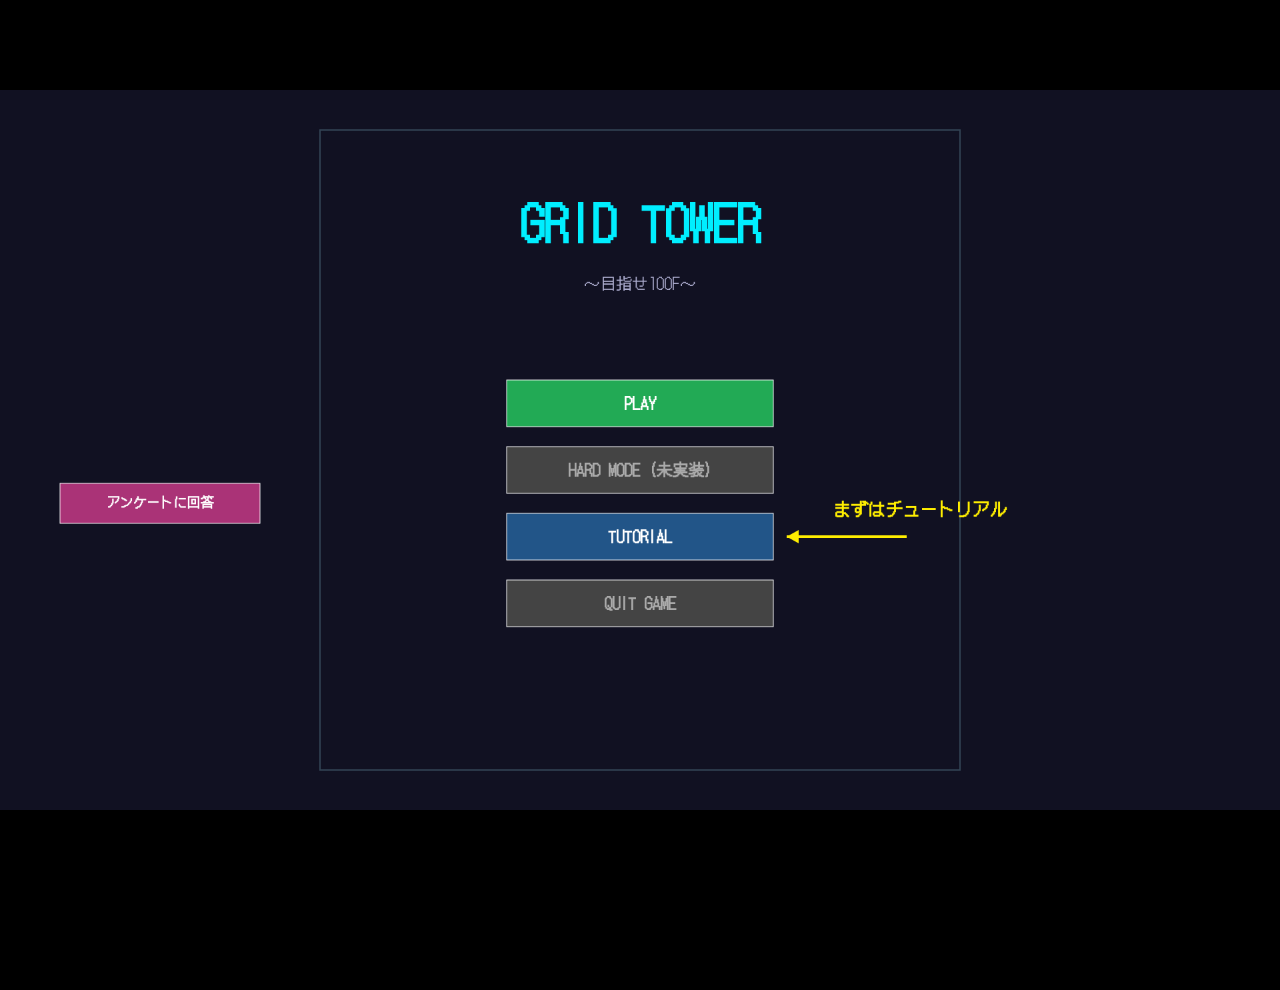
<file: templates/index59_1.html>
<!DOCTYPE html>
<html lang="ja">
<head>
<meta charset="UTF-8">
<meta name="viewport" content="width=device-width, initial-scale=1.0">
<title>GRID TOWER ～目指せ100F～</title>
<link rel="preconnect" href="https://fonts.googleapis.com">
<link rel="preconnect" href="https://fonts.gstatic.com" crossorigin>
<link href="https://fonts.googleapis.com/css2?family=DotGothic16&display=swap" rel="stylesheet">
<style>
  * { margin: 0; padding: 0; box-sizing: border-box; }
  html, body {
    width: 100%; height: 100%;
    background: #000;
    display: flex; align-items: center; justify-content: center;
    overflow: hidden;
    user-select: none;
  }
  #wrapper {
    position: relative;
    width: 1920px; height: 1080px;
  }
  canvas {
    display: block;
    background: #111122;
    cursor: default;
    font-family: 'DotGothic16', sans-serif;
  }
</style>
</head>
<body>
<div id="wrapper">
  <canvas id="gameCanvas" width="1920" height="1080"></canvas>
</div>

<script>
// ============================================================
// チュートリアルステップ定義 (tutorial_data.py 由来)[cite: 1, 6]
// ============================================================
const TUTORIAL_STEPS = [
  { step: 1, text: "画面の見方を確認しましょう。\n中央がゲームエリア、左パネルにスコアとHP、\n右パネルに現在の階層（FLOOR）が表示されます。", condition_type: "wait_input", allowed_keys: ["f"], highlight: "ui" },
  { step: 2, text: "プレイヤーの移動\n「A」キーで左、「D」キーで右に動かせます。\n実際に左右へ移動してみましょう。", condition_type: "player_move", allowed_keys: ["a", "d"], highlight: "player" },
  { step: 3, text: "ジャンプ\n「W」キーでジャンプします。\nブロックの上に乗ったり、落下を避けるのに使います。", condition_type: "player_jump", allowed_keys: ["a", "d", "w"], highlight: "player" },
  { step: 4, text: "ブロックの左右移動\n「←」「→」キー、またはマウスの左右クリックで\n落下中のブロックを左右に動かせます。", condition_type: "block_move", allowed_keys: ["a", "d", "w", "left", "right"], highlight: "block" },
  { step: 5, text: "ブロックの回転\n「Space」キーを押すとブロックが回転します。\n実際に回転させてみましょう。", condition_type: "block_rotate", allowed_keys: ["a", "d", "w", "left", "right", "space"], highlight: "block" },
  { step: 6, text: "落下速度アップ\n「↓」キーまたはマウスの中クリックを押している間、ブロックが速く落ちます。\n押し続けて速度アップを体験してみましょう。", condition_type: "block_speed", allowed_keys: ["a", "d", "w", "left", "right", "space", "down"], highlight: "block" },
  { step: 7, text: "ハードドロップ\n「↓」キーまたはマウスの中クリックを素早く2回押すと、ブロックが即座に落下・固定されます。\nダブルタップで試してみましょう。", condition_type: "hard_drop", allowed_keys: ["a", "d", "w", "left", "right", "space", "down"], highlight: "block" },
  { step: 8, text: "ラインを消す\n横一列をブロックで埋めるとラインが消え、スコアと階層が上がります。\n最下段の空いている2マスを埋めて、1ライン消去してみましょう。", condition_type: "line_clear", allowed_keys: ["all"], highlight: "none" },
  { step: 9, text: "ビームの回避\n一定周期でプレイヤーを狙うビームが降ってきます。\n画面上部に「WARNING」が出たら、赤い範囲から逃げてください。\nビームを受けずに回避するとクリアです。", condition_type: "beam_evade", allowed_keys: ["all"], highlight: "warning" },
  { step: 10, text: "チュートリアル完了！\n基本操作はすべて習得しました。\nブロックを積み上げて、できるだけ高い階層を目指しましょう！", condition_type: "wait_input", allowed_keys: ["f"], highlight: "none" }
];

// ============================================================
// ブロックデータ (block_data.py 由来、50F用19〜21を追加)[cite: 1, 2]
// ============================================================
const BLOCKS = [
  { shape_id:1, name:"square",  shape:[[0,0],[1,0],[0,1],[1,1]], color:"#ffee00", outline:"#bbaa00" },
  { shape_id:2, name:"I4",      shape:[[0,0],[0,1],[0,2],[0,3]], color:"#00eeff", outline:"#0099bb" },
  { shape_id:3, name:"I3",      shape:[[0,0],[0,1],[0,2]], color:"#55bbff", outline:"#2277bb" },
  { shape_id:4, name:"I2",      shape:[[0,0],[0,1]], color:"#aaddff", outline:"#6699bb" },
  { shape_id:5, name:"skew2",   shape:[[0,0],[1,1]], color:"#77ffaa", outline:"#22bb66" },
  { shape_id:6, name:"T",       shape:[[0,0],[1,0],[2,0],[1,1]], color:"#cc44ff", outline:"#881199" },
  { shape_id:7, name:"L",       shape:[[0,0],[0,1],[0,2],[1,2]], color:"#ff8800", outline:"#bb5500" },
  { shape_id:8, name:"J",       shape:[[1,0],[1,1],[0,2],[1,2]], color:"#4488ff", outline:"#2255bb" },
  { shape_id:9, name:"S",       shape:[[1,0],[2,0],[0,1],[1,1]], color:"#44ff66", outline:"#229944" },
  { shape_id:10,name:"Z",       shape:[[0,0],[1,0],[1,1],[2,1]], color:"#ff3333", outline:"#bb1111" },
  { shape_id:11,name:"stairs",  shape:[[1,0],[0,1],[1,1]], color:"#ff00ff", outline:"#aa00aa" },
  { shape_id:12,name:"concave", shape:[[0,0],[2,0],[0,1],[1,1],[2,1]], color:"#ff9955", outline:"#cc6622" },
  { shape_id:13,name:"T_inv",   shape:[[0,0],[1,0],[2,0],[1,1],[1,2]], color:"#ff6699", outline:"#bb2255" },
  { shape_id:14,name:"cross",   shape:[[1,0],[0,1],[1,1],[2,1],[1,2]], color:"#ffcc00", outline:"#bb8800" },
  { shape_id:15,name:"battan",  shape:[[0,0],[2,0],[1,1],[0,2],[2,2]], color:"#00ffcc", outline:"#00aa88" },
  { shape_id:16,name:"H",       shape:[[0,0],[2,0],[0,1],[2,1]], color:"#ff44aa", outline:"#bb1177" },
  { shape_id:17,name:"O_frame", shape:[[0,0],[1,0],[2,0],[0,1],[2,1],[0,2],[1,2],[2,2]], color:"#ffdd44", outline:"#bb9900" },
  { shape_id:18,name:"one",     shape:[[0,0]], color:"#ffffff", outline:"#aaaaaa" },
  // 【50Fボス専用追加分】反転ブロック定義（回転不可、特殊デバフ用）[cite: 2]
  { shape_id:19,name:"invert_R",shape:[[0,0],[1,0],[0,1],[2,1],[0,2],[1,2],[0,3],[2,3],[0,4],[1,4]], color:"#0055ff", outline:"#0033aa" },
  { shape_id:20,name:"invert_B",shape:[[0,0],[1,0],[0,1],[2,1],[0,2],[1,2],[0,3],[2,3],[0,4],[2,4]], color:"#ff1111", outline:"#aa0000" },
  { shape_id:21,name:"invert_P",shape:[[0,0],[1,0],[0,1],[2,1],[0,2],[1,2],[0,3],[0,4]], color:"#b300ff", outline:"#7700cc" }
];
const RARE_BLOCK_IDS = [12, 13, 14, 15, 16, 17, 18];
const BLOCK_COLOR_MAP = {
  1: {fill:"#887700", outline:"#554400"},
  2: {fill:"#007788", outline:"#004455"},
  3: {fill:"#225588", outline:"#113355"},
  4: {fill:"#556677", outline:"#334455"},
  5: {fill:"#227744", outline:"#114422"},
  6: {fill:"#662288", outline:"#440055"},
  7: {fill:"#884400", outline:"#552200"},
  8: {fill:"#224488", outline:"#112255"},
  9: {fill:"#226633", outline:"#115533"},
  10:{fill:"#881111", outline:"#550000"},
  11:{fill:"#880088", outline:"#550055"},
  12:{fill:"#884422", outline:"#552211"},
  13:{fill:"#883344", outline:"#551122"},
  14:{fill:"#886600", outline:"#554400"},
  15:{fill:"#007755", outline:"#004433"},
  16:{fill:"#882255", outline:"#551133"},
  17:{fill:"#886611", outline:"#554400"},
  18:{fill:"#777777", outline:"#444444"},
  // 【50Fボス専用追加分】固定後のディープカラー色定義マップ[cite: 2]
  19:{fill:"#002288", outline:"#001144"},
  20:{fill:"#880000", outline:"#440000"},
  21:{fill:"#550088", outline:"#220044"}
};

// ============================================================
// 定数
// ============================================================
const SCREEN_WIDTH  = 1920;
const SCREEN_HEIGHT = 1080;
const SURVEY_FORM_URL = "https://docs.google.com/forms/d/e/1FAIpQLScnkWFuETTK-adgdI8RcYuR2Jl85qyf-EM3R0R1ymlrr51U-w/viewform?usp=publish-editor";
const GAME_LEFT     = 640;
const GAME_RIGHT    = 1280;
const GAME_TOP      = 40;
const GAME_BOTTOM   = 1040;
const GRID_SIZE     = 40;
const MAP_WIDTH     = 16;
const MAP_HEIGHT    = 25;

const GRAVITY    = 0.8;
const JUMP_SPEED = -14.0;
const MOVE_SPEED = 4;
const PUSH_DELAY = 15;
const P_HALF_W   = 15;
const P_HALF_H   = 30;

const BLOCK_FALL_INTERVAL      = 20;
const BLOCK_FALL_INTERVAL_FAST = 2;
const SCORE_PER_LINE           = 100;
const LINES_PER_FLOOR          = 1;
const MAX_HP                   = 5;
const INVINCIBLE_FRAMES         = 180;

const BEAM_CYCLE       = 600;
const BEAM_WARNING     = 120;
const BEAM_WIDTH       = 3;
const BEAM_SHOW_FRAMES = 90;

const BLOCK_MOVE_INITIAL_DELAY = 12;
const BLOCK_MOVE_REPEAT_DELAY  = 4;
const COMBO_BUFFER_FRAMES      = 180;
const LINE_CLEAR_INTERVAL      = 6;
const NORMAL_BLOCK_NO_REPEAT_WINDOW = 3;

const FIXED_TERRAIN_BASE = 90000;
const PUZZLE_BLUE_ID     = 3001;
const PUZZLE_RED_ID      = 3002;
const TRAP_GRACE_FRAMES  = 45;
const BIG_BEAM_WARN_FRAMES = 30;
const BIG_BEAM_FIRE_FRAMES = 20;

// 【50Fボス専用追加分】渦巻き模様アニメーション関連定数[cite: 2]
const SWIRL_STEPS = 50;
const SWIRL_MAX_TURNS = 2.5;
const SWIRL_ROT_SPEED = 0.08;

// ============================================================
// マップ配置データ (boss_data.py 由来)[cite: 1, 3]
// ============================================================
const BOSS_20F_MAP = [
  [0,0,0,0,0,0,0,0,0,0,0,0,0,0,9999,9999],
  [0,0,0,0,0,0,0,0,0,0,0,0,0,0,9999,9999],
  [0,0,0,1,1,1,1,1,1,1,1,1,1,1,1,1],
  [1,0,0,0,0,0,0,0,0,0,0,0,0,0,0,0],
  [0,0,0,0,0,0,0,0,0,0,0,0,0,0,0,0],
  [0,0,0,0,0,0,1,0,0,0,0,0,0,0,0,0],
  [0,1,0,0,0,0,1,0,0,0,0,0,0,0,0,0],
  [0,1,0,0,0,0,0,0,0,1,0,0,0,0,0,0],
  [0,0,0,0,1,0,0,0,0,1,0,0,0,0,0,0],
  [0,0,0,0,1,0,0,0,0,0,0,0,1,0,0,0],
  [0,0,0,0,0,0,0,0,0,0,0,0,0,0,0,0],
  [0,0,0,0,0,0,0,0,0,0,0,0,0,0,0,0],
  [1,1,1,1,1,1,1,1,1,1,1,1,1,1,0,0],
  [0,0,0,0,0,0,0,0,0,0,0,0,0,0,0,0],
  [0,0,0,0,0,0,0,0,0,0,0,0,0,0,0,0],
  [0,0,0,0,0,0,0,0,0,0,0,0,0,0,0,1],
  [0,0,0,0,0,0,0,0,0,0,0,0,0,1,0,1],
  [0,0,0,0,0,0,0,0,0,0,0,1,0,1,0,0],
  [0,0,0,0,0,0,0,0,0,1,0,1,0,0,0,0],
  [0,0,0,0,0,0,0,1,0,1,0,0,0,0,0,0],
  [0,0,0,0,0,1,0,1,0,0,0,0,0,0,0,0],
  [0,0,0,1,0,1,0,0,0,0,0,0,0,0,0,0],
  [0,1,0,1,0,0,0,0,0,0,0,0,0,0,0,0],
  [0,0,0,0,0,0,0,0,0,0,0,0,0,0,0,0],
  [0,0,0,0,0,0,0,0,0,0,0,0,0,0,0,0]
];

const BOSS_30F_PHASE_1 = [
  [0,0,0,0,0,0,0,0,0,0,0,0,0,0,0,0],[0,0,0,0,0,0,0,0,0,0,0,0,0,0,0,0],[0,0,0,0,0,0,0,0,0,0,0,0,0,0,0,0],[0,0,0,0,0,0,0,0,0,0,0,0,0,0,0,0],
  [0,0,0,0,0,0,0,0,0,0,0,0,0,0,0,0],[0,0,0,0,0,0,0,0,0,0,0,0,0,0,0,0],[0,0,0,0,0,0,0,0,0,0,0,0,0,0,0,0],[0,0,0,0,0,0,0,0,0,0,0,0,0,0,0,0],
  [0,0,0,0,0,0,0,0,0,0,0,0,0,0,0,0],[0,0,0,0,0,0,0,0,0,0,0,0,0,0,0,0],[0,0,0,0,0,0,0,0,0,0,0,0,0,0,0,0],[0,0,0,0,0,0,0,0,0,0,0,0,0,0,0,0],
  [0,0,0,0,0,0,0,0,0,0,0,0,0,0,0,0],[0,0,0,0,0,0,0,0,0,0,0,0,0,0,0,0],[0,0,0,0,0,0,0,0,0,0,0,0,0,0,0,0],[0,0,0,0,0,0,0,0,0,0,0,0,0,0,0,0],
  [0,0,0,0,0,0,0,0,0,0,0,0,0,0,0,0],[0,0,0,0,0,0,0,0,0,0,0,0,0,0,0,0],[0,0,0,0,0,0,0,0,0,0,0,0,0,0,0,0],[0,0,0,0,0,0,0,0,0,0,0,0,0,0,0,0],
  [0,0,0,0,0,0,0,0,0,0,0,1,1,1,0,0],[0,0,0,0,0,0,0,0,0,0,0,1,1,1,0,0],[0,0,0,1,0,0,0,0,0,0,0,1,1,1,0,0],[0,0,1,1,1,0,0,0,0,1,0,0,0,0,0,0],
  [0,1,1,1,1,1,0,0,1,1,1,0,0,0,0,0]
];

const BOSS_30F_PHASE_2 = [
  [0,0,0,0,0,0,0,0,0,0,0,0,0,0,0,0],[0,0,0,0,0,0,0,0,0,0,0,0,0,0,0,0],[0,0,0,0,0,0,0,0,0,0,0,0,0,0,0,0],[0,0,0,0,0,0,0,0,0,0,0,0,0,0,0,0],
  [0,0,0,0,0,0,0,0,0,0,0,0,0,0,0,0],[0,0,0,0,0,0,0,0,0,0,0,0,0,0,0,0],[0,0,0,0,0,0,0,0,0,0,0,0,0,0,0,0],[0,0,0,0,0,0,0,0,0,0,0,0,0,0,0,0],
  [0,0,0,0,0,0,0,0,0,0,0,0,0,0,0,0],[0,0,0,0,0,0,0,0,0,0,0,0,0,0,0,0],[0,0,0,0,0,0,0,0,0,0,0,0,0,0,0,0],[0,0,0,0,0,0,0,0,0,0,0,0,0,0,0,0],
  [0,0,0,0,0,0,0,0,0,0,0,0,0,0,0,0],[0,0,0,0,0,0,0,0,0,0,0,0,0,0,0,0],[0,0,0,0,0,0,0,0,0,0,0,0,0,0,0,0],[0,0,0,0,0,0,0,0,0,0,0,0,0,0,0,0],
  [0,0,0,0,0,0,0,0,0,0,0,0,0,0,0,0],[0,0,0,0,0,0,0,0,0,0,0,0,0,0,0,0],[0,0,0,0,0,0,0,0,0,0,0,0,0,0,0,0],[0,0,0,0,0,0,0,0,0,0,0,0,0,0,0,0],
  [0,0,0,0,0,0,1,0,0,0,0,0,0,0,0,0],[0,1,2,1,0,0,2,0,1,1,0,0,0,0,0,0],[0,0,1,0,0,0,1,0,0,0,0,0,0,0,1,0],[0,0,0,0,0,0,1,0,0,0,0,0,1,1,0,0],
  [0,0,0,0,0,0,1,0,0,1,1,0,1,1,0,0]
];

const BOSS_30F_PHASE_3 = [
  [0,0,0,0,0,0,0,0,0,0,0,0,0,0,0,0],[0,0,0,0,0,0,0,0,0,0,0,0,0,0,0,0],[0,0,0,0,0,0,0,0,0,0,0,0,0,0,0,0],[0,0,0,0,0,0,0,0,0,0,0,0,0,0,0,0],
  [0,0,0,0,0,0,0,0,0,0,0,0,0,0,0,0],[0,0,0,0,0,0,0,0,0,0,0,0,0,0,0,0],[0,0,0,0,0,0,0,0,0,0,0,0,0,0,0,0],[0,0,0,0,0,0,0,0,0,0,0,0,0,0,0,0],
  [0,0,0,0,0,0,0,0,0,0,0,0,0,0,0,0],[0,0,0,0,0,0,0,0,0,0,0,0,0,0,0,0],[0,0,0,0,0,0,0,0,0,0,0,0,0,0,0,0],[0,0,0,0,0,0,0,0,0,0,0,0,0,0,0,0],
  [0,0,0,0,0,0,0,0,0,0,0,0,0,0,0,0],[0,0,0,0,0,0,0,0,0,0,0,0,0,0,0,0],[0,0,0,0,0,0,0,0,0,0,0,1,0,0,0,0],[0,0,0,0,0,0,0,0,0,0,0,1,0,0,0,0],
  [0,0,0,0,0,0,0,0,0,0,1,0,1,0,0,0],[0,0,0,0,0,0,0,0,0,1,0,0,0,1,1,0],[0,1,0,1,0,0,0,0,0,0,0,2,0,0,1,0],[0,0,1,0,0,0,0,0,0,0,2,2,2,0,1,0],
  [0,2,1,0,0,0,0,0,0,0,0,2,0,0,1,0],[0,0,1,0,0,0,1,0,0,0,0,0,0,0,1,0],[0,0,0,0,0,1,0,1,0,0,0,0,0,0,0,0],[0,0,0,0,1,0,2,0,1,0,0,0,0,0,0,0],
  [0,0,0,1,0,2,2,2,0,1,0,0,0,2,2,2]
];

const BOSS_30F_PHASES = [BOSS_30F_PHASE_1, BOSS_30F_PHASE_2, BOSS_30F_PHASE_3];

const BOSS_40F_MAP = [
  [0,0,0,0,0,0,0,0,0,0,0,0,0,0,0,0],[0,0,0,0,0,0,0,0,0,0,0,0,0,0,0,0],[0,1,1,0,0,0,0,0,0,0,0,0,0,1,1,0],[0,0,0,1,0,0,0,1,1,0,0,0,1,0,0,0],
  [0,0,0,0,1,0,0,0,0,0,0,1,0,0,0,0],[0,0,0,0,0,0,0,0,0,0,0,0,0,0,0,0],[0,0,0,0,0,0,0,0,0,0,0,0,0,0,0,0],[0,0,0,0,0,1,1,1,1,1,1,0,0,0,0,0],
  [0,0,0,0,0,0,0,0,0,0,0,0,0,0,0,0],[0,0,0,0,0,0,0,0,0,0,0,0,0,0,0,0],[1,1,1,1,1,1,0,0,0,0,1,1,1,1,1,1],[0,0,0,0,0,0,0,0,0,0,0,0,0,0,0,0],
  [0,0,0,0,0,0,0,0,0,0,0,0,0,0,0,0],[0,1,1,0,0,0,0,1,1,0,0,0,0,1,1,0],[0,0,0,0,0,0,0,0,0,0,0,0,0,0,0,0],[0,0,0,0,0,0,0,0,0,0,0,0,0,0,0,0],
  [0,0,1,1,1,1,1,0,0,1,1,1,1,1,0,0],[0,0,0,0,0,0,0,0,0,0,0,0,0,0,0,0],[0,0,0,0,0,0,0,0,0,0,0,0,0,0,0,0],[1,1,1,0,0,0,1,1,1,1,0,0,0,1,1,1],
  [0,0,0,0,0,0,0,0,0,0,0,0,0,0,0,0],[0,0,0,0,0,0,0,0,0,0,0,0,0,0,0,0],[0,0,0,1,1,1,0,0,0,0,1,1,1,0,0,0],[0,0,0,0,0,0,0,0,0,0,0,0,0,0,0,0],
  [0,0,0,0,0,0,0,0,0,0,0,0,0,0,0,0]
];

function encode_fixed_terrain(serial) { return FIXED_TERRAIN_BASE + serial; }
// 通常ID（shape_id * 1000 + serial）の50F反転ブロック(19〜21)が除外されるよう固定地形判定を調整[cite: 3, 4]
function is_fixed_terrain(block_id) { return block_id >= FIXED_TERRAIN_BASE && block_id !== 9999; }

// ============================================================
// BossManager クラス (boss_data.py 完全互換 + 50F対応拡張)[cite: 1, 3]
// ============================================================
class BossManager {
  constructor() { this.reset_all(); }
  reset_all() {
    this.savedBlockMap = null;
    this.isBossActive = false;
    this.bossFloor = 10;
    this.bossHp = 0;
    this.cursedBeamActive = false;
    this.bossTimer = 0;
    this.targetReached = false;
    
    // 30F
    this.puzzleMap = null;
    this.boss30PhaseIndex = 0;
    this.boss30Hp = 0;
    this.boss30Timer = 0;
    this.trapActive = false;
    this.trapTimer = 0;
    this.bigBeamPhase = "none";
    this.bigBeamTimer = 0;
    this.trapBlinkOn = true;
    this.boss30Cleared = false;
    
    // 40F
    this.boss40Cleared = false;
    this.boss40Step = 0;
    this.boss40Timer = 20;
    this.boss40SearchCount = 0;
    this.boss40LaserPhase = "none";
    this.boss40ActiveCols = [];
    this.boss40ActiveRows = [];

    // 【50Fボス専用追加分】パラメータ初期化[cite: 3]
    this.boss50Phase = 0;                  // 1:青(R), 2:赤(B), 3:紫(P)
    this.boss50PhaseBlockLocked = false; // ターゲットが盤面に一度でもロックされたか
    this.boss50TargetRemaining = 0;       // 現在盤面上の対象セル残数
    this.boss50SpawnRequested = false;    // 特殊ブロックの強制割り込み生成フラグ
    this.boss50Cleared = false;            // 50Fボス完全撃破フラグ
  }
  saveCurrentMap(blockMap) { this.savedBlockMap = blockMap.map(row => [...row]); }
  restorePreviousMap(state) { if (this.savedBlockMap) { state.blockMap = this.savedBlockMap.map(row => [...row]); } }
  
  generateBossStage(state, floor) {
    this.bossFloor = floor;
    this.isBossActive = true;
    this.saveCurrentMap(state.blockMap);
    state.blockMap = Array.from({length: MAP_HEIGHT}, () => new Array(MAP_WIDTH).fill(0));
    
    if (floor === 10) {
      const startY = MAP_HEIGHT - 8;
      for (let y = startY; y < MAP_HEIGHT; y++) {
        const holeX = Math.floor(Math.random() * MAP_WIDTH);
        const mapValue = encode_fixed_terrain(state.nextSerial);
        for (let x = 0; x < MAP_WIDTH; x++) { if (x !== holeX) state.blockMap[y][x] = mapValue; }
        state.nextSerial += 1;
      }
      this.bossHp = 8;
    } else if (floor === 20) {
      for (let y = 0; y < MAP_HEIGHT; y++) {
        for (let x = 0; x < MAP_WIDTH; x++) {
          let val = BOSS_20F_MAP[y][x];
          if (val === 9999) state.blockMap[y][x] = 9999;
          else if (val > 0) state.blockMap[y][x] = encode_fixed_terrain(state.nextSerial);
        }
      }
      state.nextSerial += 1;
      this.bossTimer = 3600;
      this.targetReached = false;
    } else if (floor === 30) {
      this.boss30PhaseIndex = 0;
      this.boss30Hp = 3;
      this.boss30Timer = 3600;
      this.trapActive = false;
      this.trapTimer = 0;
      this.bigBeamPhase = "none";
      this.bigBeamTimer = 0;
      this.boss30Cleared = false;
      this.generate_puzzle_pattern();
    } else if (floor === 40) {
      for (let y = 0; y < MAP_HEIGHT; y++) {
        for (let x = 0; x < MAP_WIDTH; x++) {
          if (BOSS_40F_MAP[y][x] === 1) state.blockMap[y][x] = encode_fixed_terrain(state.nextSerial);
        }
      }
      state.nextSerial += 1;
      this.bossTimer = 3600;
      this.init_boss40_state();
    } else if (floor === 50) {
      // 【50Fボス専用追加分】50Fステージ初期構成生成[cite: 3]
      this.boss50Phase = 1;
      this.boss50PhaseBlockLocked = false;
      this.boss50TargetRemaining = 0;
      this.boss50SpawnRequested = true; // 開幕時の割り込み要求
      this.boss50Cleared = false;
    }
  }

  generate_puzzle_pattern() {
    let grid = BOSS_30F_PHASES[this.boss30PhaseIndex % BOSS_30F_PHASES.length];
    this.puzzleMap = Array.from({length: MAP_HEIGHT}, () => new Array(MAP_WIDTH).fill(0));
    for (let y = 0; y < MAP_HEIGHT; y++) {
      for (let x = 0; x < MAP_WIDTH; x++) {
        if (grid[y][x] === 1) this.puzzleMap[y][x] = PUZZLE_BLUE_ID;
        else if (grid[y][x] === 2) this.puzzleMap[y][x] = PUZZLE_RED_ID;
      }
    }
  }

  check_blue_complete(state) {
    if (!this.puzzleMap) return false;
    for (let y = 0; y < MAP_HEIGHT; y++) {
      for (let x = 0; x < MAP_WIDTH; x++) {
        if (this.puzzleMap[y][x] === PUZZLE_BLUE_ID && state.blockMap[y][x] < 1) return false;
      }
    }
    return true;
  }

  check_red_filled(state) {
    if (!this.puzzleMap) return false;
    for (let y = 0; y < MAP_HEIGHT; y++) {
      for (let x = 0; x < MAP_WIDTH; x++) {
        if (this.puzzleMap[y][x] === PUZZLE_RED_ID && state.blockMap[y][x] >= 1) return true;
      }
    }
    return false;
  }

  reset_30f_round(state) {
    state.blockMap = Array.from({length: MAP_HEIGHT}, () => new Array(MAP_WIDTH).fill(0));
    this.generate_puzzle_pattern();
    this.boss30Timer = 3600;
    this.trapActive = false;
    this.trapTimer = 0;
  }

  advance_30f_phase(state) {
    this.boss30PhaseIndex += 1;
    this.reset_30f_round(state);
  }

  trigger_big_beam() {
    if (this.bigBeamPhase === "none") { this.bigBeamPhase = "warning"; this.bigBeamTimer = BIG_BEAM_WARN_FRAMES; }
  }

  update_boss30_logic(state, playerGx, playerInvincible) {
    if (this.bigBeamPhase !== "none") {
      this.bigBeamTimer -= 1;
      if (this.bigBeamPhase === "warning" && this.bigBeamTimer <= 0) {
        this.bigBeamPhase = "firing"; this.bigBeamTimer = BIG_BEAM_FIRE_FRAMES;
        this.reset_30f_round(state); // ビームは盤面のブロックを常に削除する（ギミック本体・無敵中でも発動）
        if (playerGx !== 0 && playerGx !== MAP_WIDTH - 1 && playerInvincible === 0) return "damage";
        return "beam_clear";
      } else if (this.bigBeamPhase === "firing" && this.bigBeamTimer <= 0) {
        this.bigBeamPhase = "none";
      }
      return "running";
    }
    this.boss30Timer -= 1;
    if (this.boss30Timer <= 0) { this.trigger_big_beam(); return "running"; }
    if (this.check_red_filled(state)) {
      if (!this.trapActive) { this.trapActive = true; this.trapTimer = TRAP_GRACE_FRAMES; }
      else { this.trapTimer -= 1; if (this.trapTimer <= 0) { this.trigger_big_beam(); return "running"; } }
    } else { this.trapActive = false; this.trapTimer = 0; }
    
    if (this.check_blue_complete(state)) {
      this.boss30Hp -= 1;
      if (this.boss30Hp <= 0) return "victory";
      else { this.advance_30f_phase(state); return "advance"; }
    }
    return "running";
  }

  init_boss40_state() {
    this.boss40Step = 0; this.boss40Timer = 180; this.boss40SearchCount = 0;
    this.boss40LaserPhase = "none"; this.boss40ActiveCols = []; this.boss40ActiveRows = [];
  }

  update_boss40_logic(player) {
    this.bossTimer -= 1;
    if (this.bossTimer <= 0) return "clear";
    this.boss40Timer -= 1;
    
    const WARN_F = 60, FIRE_F = 60, CYCLE_F = WARN_F + FIRE_F;
    if (this.boss40Step === 0) {
      if (this.boss40Timer > 0) {
        this.boss40LaserPhase = "none"; this.boss40ActiveCols = []; this.boss40ActiveRows = [];
        return "running";
      } else { this.boss40Step = 1; this.boss40Timer = CYCLE_F; this.boss40SearchCount = 0; }
    }
    if (this.boss40Timer <= 0) {
      if (this.boss40Step === 7) {
        this.boss40SearchCount += 1;
        if (this.boss40SearchCount < 3) this.boss40Timer = CYCLE_F;
        else { this.boss40SearchCount = 0; this.boss40Step += 1; this.boss40Timer = CYCLE_F; }
      } else { this.boss40Step += 1; this.boss40Timer = CYCLE_F; }
      if (this.boss40Step > 12) { this.boss40Step = 1; this.boss40SearchCount = 0; }
    }
    
    this.boss40LaserPhase = (this.boss40Timer > FIRE_F) ? "warning" : "firing";
    
    if (this.boss40Step === 1) { this.boss40ActiveCols = []; this.boss40ActiveRows = [18, 19, 23, 24]; }
    else if (this.boss40Step === 2) { this.boss40ActiveCols = [3,4,5,6,7,8,9,10,11,12]; this.boss40ActiveRows = []; }
    else if (this.boss40Step === 3) { this.boss40ActiveCols = [12,13,14,15]; this.boss40ActiveRows = []; }
    else if (this.boss40Step === 4) { this.boss40ActiveCols = [8,9,10,11]; this.boss40ActiveRows = []; }
    else if (this.boss40Step === 5) { this.boss40ActiveCols = [4,5,6,7]; this.boss40ActiveRows = []; }
    else if (this.boss40Step === 6) { this.boss40ActiveCols = [0,1,2,3]; this.boss40ActiveRows = []; }
    else if (this.boss40Step === 7) {
      if (this.boss40Timer === CYCLE_F) {
        let pGx = Math.floor((player.x - GAME_LEFT) / GRID_SIZE);
        let pGy = Math.floor((player.y - GAME_TOP) / GRID_SIZE);
        this.boss40ActiveCols = [-1,0,1].map(i => Math.max(0, Math.min(15, pGx + i)));
        this.boss40ActiveRows = [-1,0,1].map(i => Math.max(0, Math.min(24, pGy + i)));
      }
    }
    else if (this.boss40Step === 8) { this.boss40ActiveCols = []; this.boss40ActiveRows = [16,17,18,19,20,21,22,23,24]; }
    else if (this.boss40Step === 9) { this.boss40ActiveCols = [2,5,8,11,14]; this.boss40ActiveRows = [4,9,14,19,24]; }
    else if (this.boss40Step === 10) { this.boss40ActiveCols = [8,9,10,11,12,13,14,15]; this.boss40ActiveRows = []; }
    else if (this.boss40Step === 12) {
      this.boss40ActiveCols = [4,5,6,7,8,9,10,11];
      this.boss40ActiveRows = [6,7,8,9,10,11,12,13,14,15,16,17];
    }
    return "running";
  }

  // 【50Fボス専用追加分】毎フレームのフェーズ進行・ターゲット破砕走査ロジック[cite: 3]
  update_boss50_logic(state) {
    if (this.boss50Phase < 1 || this.boss50Phase > 3) return "running";
    let targetShapeId = 19 + (this.boss50Phase - 1);
    let count = 0;
    for (let y = 0; y < MAP_HEIGHT; y++) {
      for (let x = 0; x < MAP_WIDTH; x++) {
        let val = state.blockMap[y][x];
        if (val >= 1 && Math.floor(val / 1000) === targetShapeId) count++;
      }
    }
    this.boss50TargetRemaining = count;

    if (!this.boss50PhaseBlockLocked) {
      if (count > 0) this.boss50PhaseBlockLocked = true;
      return "running";
    }

    if (count === 0) {
      if (this.boss50Phase === 3) {
        this.boss50Phase = 0;
        return "victory";
      } else {
        this.boss50Phase += 1;
        this.boss50PhaseBlockLocked = false;
        this.boss50SpawnRequested = true; // 次のフェーズの強制ロード
        state.blockMap = Array.from({length: MAP_HEIGHT}, () => new Array(MAP_WIDTH).fill(0)); // 盤面全消去
        return "phase_advance";
      }
    }
    return "running";
  }

  // 【50Fボス専用追加分】強制割り込みスポーン判定[cite: 3]
  getForcedSpawnShapeId() {
    if (this.boss50SpawnRequested && this.boss50Phase >= 1 && this.boss50Phase <= 3) {
      this.boss50SpawnRequested = false;
      return 19 + (this.boss50Phase - 1);
    }
    return null;
  }

  // 【50Fボス専用追加分】盤面を走査した操作反転デバフ状態の取得[cite: 3]
  getPlayerStatusEffects(state) {
    let blockRev = false;
    let playerRev = false;
    for (let y = 0; y < MAP_HEIGHT; y++) {
      for (let x = 0; x < MAP_WIDTH; x++) {
        let val = state.blockMap[y][x];
        if (val >= 1) {
          let sid = Math.floor(val / 1000);
          if (sid === 19) blockRev = true;
          if (sid === 20) playerRev = true;
          if (sid === 21) { blockRev = true; playerRev = true; }
        }
      }
    }
    return { blockReversed: blockRev, playerReversed: playerRev };
  }
}
const bossSys = new BossManager();

// ============================================================
// ユーティリティ
// ============================================================
const _ghostColorCache = {};
function darkenColor(hex, factor = 0.25) {
  if (!hex.startsWith("#")) return "#333333";
  if (_ghostColorCache[hex + factor]) return _ghostColorCache[hex + factor];
  let r = parseInt(hex.slice(1,3),16);
  let g = parseInt(hex.slice(3,5),16);
  let b = parseInt(hex.slice(5,7),16);
  r = Math.floor(r * factor); g = Math.floor(g * factor); b = Math.floor(b * factor);
  const result = `#${r.toString(16).padStart(2,'0')}${g.toString(16).padStart(2,'0')}${b.toString(16).padStart(2,'0')}`;
  _ghostColorCache[hex + factor] = result;
  return result;
}

function getOrdinal(n) {
  const v = n % 100; if (v >= 11 && v <= 13) return "th";
  switch (n % 10) { case 1: return "st"; case 2: return "nd"; case 3: return "rd"; default: return "th"; }
}

function capFloorAtBoss(state) {
  if (state.floor >= 10 && !bossSys.cursedBeamActive) state.floor = 10;
  else if (state.floor >= 20 && !bossSys.targetReached) state.floor = 20;
  else if (state.floor >= 30 && !bossSys.boss30Cleared) state.floor = 30;
  else if (state.floor >= 40 && !bossSys.boss40Cleared) state.floor = 40;
  else if (state.floor >= 50 && !bossSys.boss50Cleared) state.floor = 50; // 【50F追加】
}

function flushLineClearQueue(state, awardScore = true) {
  if (awardScore) state.score += SCORE_PER_LINE * state.lineClearQueue.length;
  state.lineClearQueue = []; state.lineClearTimer = 0;
}

function getBeamCycle(floor) {
  if (bossSys.cursedBeamActive) return 1800;
  if (floor < 10) return Infinity;
  if (floor >= 90) return 200;
  return 600 - Math.floor((floor - 10) / 10) * 50;
}

function getFallInterval(floor) {
  if (floor >= 90) return 6;
  if (floor >= 80) return 7;
  if (floor >= 70) return 8;
  if (floor >= 60) return 9;
  if (floor >= 50) return 10;
  if (floor >= 40) return 12;
  if (floor >= 30) return 14;
  if (floor >= 20) return 16;
  if (floor >= 10) return 18;
  return 20;
}

// 【50Fボス専用追加分】渦巻き(ぐるぐる)模様のセル描画ロジック[cite: 2]
function drawSwirlCell(ctx, cx, cy, shapeId, frameCounter) {
  let direction = (shapeId === 19 || shapeId === 20 || shapeId === 21) ? -1 : 0;
  if (direction === 0) return;
  let angle = frameCounter * SWIRL_ROT_SPEED * direction;
  let cosA = Math.cos(angle);
  let sinA = Math.sin(angle);
  let maxRadius = (GRID_SIZE / 2) - 5;
  
  ctx.save();
  ctx.beginPath();
  for (let i = 0; i <= SWIRL_STEPS; i++) {
    let t = i / SWIRSteps;
    let r = maxRadius * t;
    let theta = -(t * SWIRL_MAX_TURNS * 2 * Math.PI);
    let dx = r * Math.cos(theta);
    let dy = r * Math.sin(theta);
    // 回転行列の適用
    let rx = dx * cosA - dy * sinA;
    let ry = dx * sinA + dy * cosA;
    if (i === 0) ctx.moveTo(cx + rx, cy + ry);
    else ctx.lineTo(cx + rx, cy + ry);
  }
  ctx.strokeStyle = "#ffffff";
  ctx.lineWidth = 4;
  ctx.lineJoin = "round";
  ctx.lineCap = "round";
  ctx.stroke();
  ctx.restore();
}
const SWIRSteps = SWIRL_STEPS;

// ============================================================
// シーン管理
// ============================================================
let scene = "title";
let prevScene = "game";
let _btnRects = {};
let globalFrameCount = 0; // 【50F追加分】位相を保つための通しフレームカウンタ[cite: 2, 4]

// ============================================================
// クラス定義
// ============================================================
class TutorialState {
  constructor() { this.reset(); }
  currentStepData() { return this.stepIdx < TUTORIAL_STEPS.length ? TUTORIAL_STEPS[this.stepIdx] : null; }
  isBlockFrozen() { let sd = this.currentStepData(); return sd ? sd.step <= 3 : false; }
  isWaitingForAck() { return !this.started; }
  reset() { this.stepIdx = 0; this.isCleared = false; this.flags = {}; this.initialVal = 0; this.stepTimer = 0; this._needsSetup = true; this.blockIndex = 0; this.started = false; }
  advance() { this.stepIdx += 1; this.isCleared = false; this.flags = {}; this.initialVal = 0; this.stepTimer = 0; this._needsSetup = true; this.started = false; }
  setCleared() { this.isCleared = true; }
}

function tutSetupStep(tutState, state, player, fb, beam = null) {
  tutState._needsSetup = false;
  const sd = tutState.currentStepData(); if (!sd) return;
  if (sd.step === 2) tutState.initialVal = player.x;
  else if (sd.step === 4) tutState.initialVal = fb.x;
  else if (sd.step === 8) {
    tutState.initialVal = state.score;
    state.blockMap = Array.from({length: MAP_HEIGHT}, () => new Array(MAP_WIDTH).fill(0));
    for (let x = 0; x < MAP_WIDTH; x++) state.blockMap[MAP_HEIGHT - 1][x] = 1001;
    state.blockMap[MAP_HEIGHT - 1][Math.floor(MAP_WIDTH / 2)] = 0;
    state.blockMap[MAP_HEIGHT - 1][Math.floor(MAP_WIDTH / 2) - 1] = 0;
  } else if (sd.step === 9) {
    tutState.initialVal = player.hp;
    if (beam) { beam.phase = "wait"; beam.timer = 1800 - 120 - 60; }
  }
}

function tutCheckStepCondition(tutState, state, player, fb, beam) {
  tutState.stepTimer += 1; if (tutState.isCleared) return;
  const sd = tutState.currentStepData(); if (!sd) return;
  const ctype = sd.condition_type;
  if (ctype === "player_move") { if (Math.abs(player.x - tutState.initialVal) > 80) tutState.setCleared(); }
  else if (ctype === "player_jump") { if (tutState.flags.jumped) tutState.setCleared(); }
  else if (ctype === "block_move") { if (Math.abs(fb.x - tutState.initialVal) > 0) tutState.setCleared(); }
  else if (ctype === "block_rotate") { if (tutState.flags.rotated) tutState.setCleared(); }
  else if (ctype === "block_speed") { if (tutState.flags.down_pressed) tutState.setCleared(); }
  else if (ctype === "hard_drop") { if (tutState.flags.hard_dropped) tutState.setCleared(); }
  else if (ctype === "line_clear") { if (state.score > tutState.initialVal) tutState.setCleared(); }
  else if (ctype === "beam_evade") {
    if (tutState.flags.beam_fired && player.hp >= tutState.initialVal) tutState.setCleared();
    else if (player.hp < tutState.initialVal) { tutState.flags.beam_fired = false; tutState.initialVal = player.hp; }
  }
}

class GameState {
  constructor() {
    this.blockMap = Array.from({length: MAP_HEIGHT}, () => new Array(MAP_WIDTH).fill(0));
    this.nextSerial = 1; this.blockCount = 0; this.rareCountdown = Math.floor(Math.random() * 5) + 28;
    this.keyStates = { w:false, a:false, s:false, d:false, space:false, down:false }; this.lastHkey = "";
    this.score = 0; this.floor = 1; this.floorLines = 0; this.downPressCount = 0; this.downDoubleTapTimer = 0;
    this.comboCount = 0; this.comboBlocks = 0; this.pendingComboBlocks = 0; this.comboTimer = 0; this.comboEverActivated = false;
    // 【50Fボス専用】通常フロアのコンボブロックとは別管理のプール[cite: 4]
    this.boss50ComboCount = 0; this.boss50ComboBlocks = 0; this.boss50PendingComboBlocks = 0; this.boss50ComboTimer = 0; this.boss50ComboEverActivated = false;
    this.gravityTimer = 0; this.pushedBlockIds = new Set(); this.pushGravityTimer = 0; this.lineClearQueue = []; this.lineClearTimer = 0; this.nextBlockData = null;
    this.notifiedFloor = 1; this.bgAnim = { active: false, y: 0, text: "", color: "" };
    this.recentNormalShapeIds = [];
  }
  getBlockCache() {
    let cache = {};
    for (let y = 0; y < MAP_HEIGHT; y++) {
      for (let x = 0; x < MAP_WIDTH; x++) {
        let bid = this.blockMap[y][x]; if (bid >= 1) { if (!cache[bid]) cache[bid] = []; cache[bid].push([x, y]); }
      }
    }
    return cache;
  }
}

class Player {
  constructor() { this.x = Math.floor((GAME_LEFT + GAME_RIGHT) / 2); this.y = GAME_BOTTOM - 20; this.vx = 0; this.vy = 0; this.isGrounded = false; this.pushTimerL = 0; this.pushTimerR = 0; this.hp = MAX_HP; this.invincible = 0; this.blinkVisible = true; }
}

class BeamState { constructor() { this.timer = 0; this.col = 0; this.showTimer = 0; this.phase = "wait"; this.blinkOn = true; } }
class BlockMoveState { constructor() { this.leftHeld = false; this.rightHeld = false; this.holdFrames = 0; this.repeatAcc = 0; } }

class FallingBlock {
  constructor(state = null) { this.x = 0; this.y = 0; this.timer = 0; this.shapeId = 1; this.shape = []; this.color = "#ffdd00"; this.outline = "#cc9900"; this.spawnBlock(state || new GameState(), null, true, false); }
  _pickBlockData(state, isTutorial, tutState) {
    if (isTutorial && tutState) { let normal = BLOCKS.filter(b => b.shape_id <= 11); return normal[tutState.blockIndex % normal.length]; }
    if (RARE_BLOCK_IDS.length > 0 && state.rareCountdown <= 0) { return BLOCKS.find(b => b.shape_id === RARE_BLOCK_IDS[Math.floor(Math.random() * RARE_BLOCK_IDS.length)]); }
    // 通常ブロックの抽選時に50Fボス用ブロック(19〜21)が混ざらないようガード[cite: 4]
    let normal = BLOCKS.filter(b => b.shape_id <= 11);
    let candidates = normal.filter(b => !state.recentNormalShapeIds.includes(b.shape_id));
    if (candidates.length === 0) candidates = normal;
    let choice = candidates[Math.floor(Math.random() * candidates.length)];
    state.recentNormalShapeIds.push(choice.shape_id);
    if (state.recentNormalShapeIds.length > NORMAL_BLOCK_NO_REPEAT_WINDOW) state.recentNormalShapeIds.shift();
    return choice;
  }
  spawnBlock(state, tutState = null, isInit = false, isTutorial = false) {
    if (!isInit) { state.blockCount += 1; state.rareCountdown -= 1; }
    if (!state.nextBlockData) state.nextBlockData = this._pickBlockData(state, isTutorial, tutState);
    let data = (isTutorial && tutState) ? BLOCKS.filter(b => b.shape_id <= 11)[tutState.blockIndex % BLOCKS.filter(b => b.shape_id <= 11).length] : state.nextBlockData;
    if (isTutorial && tutState) tutState.blockIndex += 1;
    state.nextBlockData = this._pickBlockData(state, isTutorial, tutState);
    if (!isTutorial && RARE_BLOCK_IDS.length > 0 && state.rareCountdown <= 0) state.rareCountdown = Math.floor(Math.random() * 5) + 28;
    this.shapeId = data.shape_id; this.shape = data.shape.map(([dx,dy]) => [dx,dy]); this.color = data.color; this.outline = data.outline;
    const maxDx = Math.max(...this.shape.map(([dx]) => dx));
    this.x = Math.floor((MAP_WIDTH - maxDx) / 2);
    this.y = 0; this.timer = 0;
  }
  // 【50Fボス専用追加分】フェーズターゲットブロックの強制割り込みスポーン経路[cite: 4]
  spawnBlockForced(shapeId) {
    let data = BLOCKS.find(b => b.shape_id === shapeId);
    if (!data) return;
    this.shapeId = data.shape_id; this.shape = data.shape.map(([dx,dy]) => [dx,dy]); this.color = data.color; this.outline = data.outline;
    const maxDx = Math.max(...this.shape.map(([dx]) => dx));
    this.x = Math.floor((MAP_WIDTH - maxDx) / 2); this.y = 0; this.timer = 0;
  }
  getCells() { return this.shape.map(([dx,dy]) => [this.x + dx, this.y + dy]); }
  getGhostCells(state) {
    let ghostY = this.y; while (!checkCollision(state, this, this.x, ghostY + 1)) ghostY++;
    if (ghostY === this.y) return []; return this.shape.map(([dx,dy]) => [this.x + dx, ghostY + dy]);
  }
  rotateLeft(state) {
    if (this.shapeId === 19 || this.shapeId === 20 || this.shapeId === 21) return; // 【50F追加分】回転不可制限[cite: 4]
    let ns = this.shape.map(([dx,dy]) => [dy, -dx]);
    const minX = Math.min(...ns.map(([dx]) => dx)), minY = Math.min(...ns.map(([,dy]) => dy));
    ns = ns.map(([dx,dy]) => [dx - minX, dy - minY]); if (!this._collides(state, ns)) this.shape = ns;
  }
  _collides(state, shape) {
    for (const [dx,dy] of shape) {
      const tx = this.x + dx, ty = this.y + dy;
      if (tx < 0 || tx >= MAP_WIDTH || ty >= MAP_HEIGHT) return true;
      if (ty >= 0 && state.blockMap[ty][tx] >= 1) return true;
    }
    return false;
  }
}

// ============================================================
// 衝突・更新判定ロジック
// ============================================================
function checkCollision(state, fb, nx, ny) {
  for (const [dx,dy] of fb.shape) {
    const tx = nx + dx, ty = ny + dy;
    if (tx < 0 || tx >= MAP_WIDTH || ty >= MAP_HEIGHT) return true;
    if (ty >= 0 && state.blockMap[ty][tx] >= 1) return true;
  }
  return false;
}

function lockBlock(state, fb) {
  const mapValue = fb.shapeId * 1000 + state.nextSerial;
  for (const [gx,gy] of fb.getCells()) { if (gx >= 0 && gx < MAP_WIDTH && gy >= 0 && gy < MAP_HEIGHT) state.blockMap[gy][gx] = mapValue; }
  state.nextSerial += 1;
}

function checkLineClear(state, countCombo = true) {
  let existingRows = new Set(state.lineClearQueue); let newFullRows = [];
  for (let y = MAP_HEIGHT - 1; y >= 0; y--) {
    if (!state.blockMap[y].includes(0) && !existingRows.has(y) && !state.blockMap[y].includes(9999)) newFullRows.push(y);
  }
  if (newFullRows.length === 0) return;
  if (countCombo) {
    let lines = newFullRows.length;
    if (scene === "boss_50f") {
      // 【50Fボス専用】通常フロアのコンボブロックとは独立したプールに加算[cite: 4]
      if (state.boss50ComboTimer <= 0) state.boss50ComboCount = 0;
      state.boss50ComboCount += lines; state.boss50ComboTimer = COMBO_BUFFER_FRAMES;
      state.boss50ComboEverActivated = true; state.boss50PendingComboBlocks += lines;
    } else {
      if (state.comboTimer <= 0) state.comboCount = 0;
      let prevCount = state.comboCount; state.comboCount += lines; state.comboTimer = COMBO_BUFFER_FRAMES;
      state.comboEverActivated = true; state.pendingComboBlocks += lines;
      if (!bossSys.isBossActive) {
        let prevBonus = Math.floor(prevCount / 4), newBonus = Math.floor(state.comboCount / 4);
        if (newBonus > prevBonus) { state.floor += (newBonus - prevBonus); capFloorAtBoss(state); }
      }
    }
  }
  for (let row of newFullRows) state.lineClearQueue.push(row);
}

function enqueueNewFullRows(state) {
  const existingRows = new Set(state.lineClearQueue);
  for (let y = MAP_HEIGHT - 1; y >= 0; y--) {
    if (!state.blockMap[y].includes(0) && !existingRows.has(y)) state.lineClearQueue.push(y);
  }
}

function processLineClearQueue(state) {
  if (state.lineClearQueue.length === 0) return;
  state.lineClearTimer += 1; if (state.lineClearTimer < LINE_CLEAR_INTERVAL) return;
  state.lineClearTimer = 0; let row = state.lineClearQueue.shift();
  if (state.blockMap[row].includes(0)) { enqueueNewFullRows(state); return; }
  for (let ty = row; ty > 0; ty--) state.blockMap[ty] = [...state.blockMap[ty - 1]];
  state.blockMap[0] = new Array(MAP_WIDTH).fill(0); state.score += SCORE_PER_LINE;
  state.lineClearQueue = state.lineClearQueue.map(r => r < row ? r - 1 : r);
  enqueueNewFullRows(state);

  if (bossSys.isBossActive && scene === "boss_10f") {
    bossSys.bossHp -= 1;
    if (bossSys.bossHp <= 0) {
      bossSys.isBossActive = false; scene = "game"; player.hp = MAX_HP; teleportPlayer(player);
      player.invincible = INVINCIBLE_FRAMES; beam.phase = "wait"; beam.timer = 0;
      bossSys.restorePreviousMap(state); bossSys.cursedBeamActive = true; state.floor = 11; state.notifiedFloor = 11;
      flushLineClearQueue(state, false);
    }
  } else if (bossSys.isBossActive && scene === "boss_50f") {
    // 【50Fボス専用追加分】ライン消去時の進行判定割り込み[cite: 4]
    _flush_line_clear_queue_50f();
  } else {
    state.floorLines += 1; if (state.floorLines >= LINES_PER_FLOOR) { state.floor += 1; state.floorLines = 0; capFloorAtBoss(state); }
  }
}

// 【50F追加分】50F専用のライン消去後判定呼び出し用関数[cite: 4]
function _flush_line_clear_queue_50f() {
  let res = bossSys.update_boss50_logic(state);
  if (res === "phase_advance") {
    let fid = bossSys.getForcedSpawnShapeId();
    if (fid) fb.spawnBlockForced(fid);
    flushLineClearQueue(state, false);
  } else if (res === "victory") {
    bossSys.isBossActive = false; bossSys.boss50Cleared = true; scene = "game"; player.hp = MAX_HP;
    teleportPlayer(player); player.invincible = INVINCIBLE_FRAMES; bossSys.restorePreviousMap(state);
    state.floor = 51; state.floorLines = 0; state.notifiedFloor = 51; flushLineClearQueue(state, false);
    // 【50Fボス専用】クリア時、50F専用コンボプールを破棄し通常フロアのコンボブロック状態に戻す[cite: 4]
    state.boss50ComboCount = 0; state.boss50ComboBlocks = 0; state.boss50PendingComboBlocks = 0; state.boss50ComboTimer = 0; state.boss50ComboEverActivated = false;
  }
}

function applyGravityPushOnly(state, fb) {
  if (scene === "boss_20f" || scene === "boss_40f" || state.pushedBlockIds.size === 0) return;
  state.pushGravityTimer += 1; const interval = state.keyStates.down ? BLOCK_FALL_INTERVAL_FAST : getFallInterval(state.floor);
  if (state.pushGravityTimer < interval) return;
  state.pushGravityTimer = 0;
  const fbCells = new Set(fb.getCells().map(c => `${c[0]},${c[1]}`)); const blockCache = state.getBlockCache();
  let existingIds = new Set(); state.pushedBlockIds.forEach(id => { if (blockCache[id]) existingIds.add(id); });
  state.pushedBlockIds = existingIds; if (state.pushedBlockIds.size === 0) return;
  let settledIds = new Set(), sortedIds = Array.from(state.pushedBlockIds).sort((a,b)=>a-b);
  for (let blockId of sortedIds) {
    if (is_fixed_terrain(blockId) || blockId === 9999) { settledIds.add(blockId); continue; }
    let cells = blockCache[blockId], canDrop = true;
    for (let [cx, cy] of cells) {
      let ny = cy + 1; if (ny >= MAP_HEIGHT) { canDrop = false; break; }
      if ((state.blockMap[ny][cx] >= 1 && state.blockMap[ny][cx] !== blockId) || fbCells.has(`${cx},${ny}`)) { canDrop = false; break; }
    }
    if (canDrop && cells.length > 0) {
      cells.sort((a,b) => b[1] - a[1]).forEach(([cx, cy]) => { state.blockMap[cy + 1][cx] = blockId; state.blockMap[cy][cx] = 0; });
    } else settledIds.add(blockId);
  }
  let movedIds = new Set(Array.from(state.pushedBlockIds).filter(id => !settledIds.has(id)));
  movedIds.forEach(blockId => {
    let cells = blockCache[blockId] || [], topCells = {};
    for (const [cx, cy] of cells) { if (!(cx in topCells) || cy < topCells[cx]) topCells[cx] = cy; }
    for (const cx in topCells) {
      let ay = topCells[cx] - 1; if (ay >= 0) { let aboveId = state.blockMap[ay][cx]; if (aboveId >= 1 && aboveId !== blockId) state.pushedBlockIds.add(aboveId); }
    }
  });
  settledIds.forEach(id => state.pushedBlockIds.delete(id));
  if (movedIds.size > 0) fb.timer = interval; if (settledIds.size > 0) checkLineClear(state, true);
}

function useComboBlock(state, fb) {
  // 【50Fボス専用】50Fボス戦中は専用プール(boss50ComboBlocks)を使用し、
  // 通常フロアで貯めたコンボブロック(comboBlocks)は消費できないようにする[cite: 4]
  const inBoss50 = (scene === "boss_50f");
  if (inBoss50) {
    if (state.boss50ComboBlocks <= 0) return;
  } else {
    if (state.comboBlocks <= 0 || scene.startsWith("boss_")) return;
  }
  for (let gaps = 1; gaps < MAP_WIDTH; gaps++) {
    for (let y = MAP_HEIGHT - 1; y >= 0; y--) {
      if (state.blockMap[y].includes(9999)) continue;
      let emptyCols = []; for (let x=0; x<MAP_WIDTH; x++) if (state.blockMap[y][x] === 0) emptyCols.push(x);
      if (emptyCols.length === gaps) {
        let px = emptyCols[Math.floor(emptyCols.length / 2)], mapValue = 1 * 1000 + state.nextSerial;
        state.blockMap[y][px] = mapValue; state.nextSerial += 1;
        if (inBoss50) state.boss50ComboBlocks -= 1; else state.comboBlocks -= 1;
        checkLineClear(state, false); return;
      }
    }
  }
}

function teleportPlayer(p) { p.x = Math.floor((GAME_LEFT + GAME_RIGHT) / 2); p.y = GAME_TOP + 100; p.vy = 0; p.isGrounded = false; }
function teleportPlayerBoss20(p) { p.x = GAME_LEFT + 8 * GRID_SIZE; p.y = GAME_BOTTOM - P_HALF_H; p.vy = 0; p.isGrounded = false; }

function applyPlayerDamage(p) {
  p.hp = Math.max(0, p.hp - 1); p.invincible = INVINCIBLE_FRAMES;
  if (p.hp <= 0) scene = "gameover";
  else if (scene === "boss_20f" || scene === "boss_40f") teleportPlayerBoss20(p);
  else teleportPlayer(p);
}

function checkCrush(state, fb, p) {
  if (p.invincible > 0 || !p.isGrounded) return;
  // 【当たり判定修復】マージン無しだと、斜めブロックが「1マス空けて浮いた」状態で着地した際に
  // プレイヤーの頭のてっぺんがほんの数px掠っただけで押しつぶし判定になってしまうため、
  // 半マス(GRID_SIZE/2)分のマージンを設けて「実際にしっかり重なった」場合のみ反応するようにする。
  const headGy = Math.floor((p.y - (P_HALF_H - GRID_SIZE / 2) - GAME_TOP) / GRID_SIZE);
  const lx = Math.floor((p.x - (P_HALF_W - 2) - GAME_LEFT) / GRID_SIZE);
  const rx = Math.floor((p.x + (P_HALF_W - 2) - GAME_LEFT) / GRID_SIZE);
  const fbCells = (scene === "boss_20f" || scene === "boss_40f") ? new Set() : new Set(fb.getCells().map(([x,y]) => `${x},${y}`));
  for (const cx of [lx, rx]) {
    if (cx < 0 || cx >= MAP_WIDTH) continue;
    if (fbCells.has(`${cx},${headGy}`) || (headGy >= 0 && headGy < MAP_HEIGHT && state.blockMap[headGy][cx] >= 1 && state.blockMap[headGy][cx] !== 9999)) {
      applyPlayerDamage(p); break;
    }
  }
}

function checkCrushHarddrop(state, p) {
  if (p.invincible > 0) return;
  const checkXs = [Math.floor((p.x - (P_HALF_W - 2) - GAME_LEFT) / GRID_SIZE), Math.floor((p.x + (P_HALF_W - 2) - GAME_LEFT) / GRID_SIZE)];
  const checkYs = [Math.floor((p.y - (P_HALF_H - 2) - GAME_TOP) / GRID_SIZE), Math.floor((p.y + (P_HALF_H - 2) - GAME_TOP) / GRID_SIZE)];
  for (const cy of checkYs) for (const cx of checkXs) {
    if (cx >= 0 && cx < MAP_WIDTH && cy >= 0 && cy < MAP_HEIGHT && state.blockMap[cy][cx] >= 1 && state.blockMap[cy][cx] !== 9999) {
      applyPlayerDamage(p); return;
    }
  }
}

// 【当たり判定修復】ハードドロップは瞬間移動のため、着地位置だけを見る checkCrushHarddrop では
// 「落下経路の途中でプレイヤーの体をすり抜ける」（空中にいる時／足場からはみ出している時に、
// ブロックがプレイヤーの下の遠い床まで落ちてしまい、最終着地位置とプレイヤー位置がズレて
// 何も検知できない）ケースを捕捉できない。そのため、1マス落ちるたびに現在の fb セルと
// プレイヤーの重なりを確認する「通過判定」を別途用意する。
function checkCrushHarddropSweep(state, fb, p) {
  if (p.invincible > 0) return false;
  const checkXs = [Math.floor((p.x - (P_HALF_W - 2) - GAME_LEFT) / GRID_SIZE), Math.floor((p.x + (P_HALF_W - 2) - GAME_LEFT) / GRID_SIZE)];
  const checkYs = [Math.floor((p.y - (P_HALF_H - 2) - GAME_TOP) / GRID_SIZE), Math.floor((p.y + (P_HALF_H - 2) - GAME_TOP) / GRID_SIZE)];
  const fbCells = new Set(fb.getCells().map(([x, y]) => `${x},${y}`));
  for (const cy of checkYs) for (const cx of checkXs) {
    if (fbCells.has(`${cx},${cy}`)) { applyPlayerDamage(p); return true; }
  }
  return false;
}

function checkBoss20fGoal(state, p) {
  const corners = [
    [p.x - P_HALF_W + 2, p.y - P_HALF_H + 2], [p.x + P_HALF_W - 2, p.y - P_HALF_H + 2],
    [p.x - P_HALF_W + 2, p.y + P_HALF_H - 2], [p.x + P_HALF_W - 2, p.y + P_HALF_H - 2]
  ];
  for (const [px, py] of corners) {
    let gx = Math.floor((px - GAME_LEFT) / GRID_SIZE), gy = Math.floor((py - GAME_TOP) / GRID_SIZE);
    if (gx >= 0 && gx < MAP_WIDTH && gy >= 0 && gy < MAP_HEIGHT && state.blockMap[gy][gx] === 9999) return true;
  }
  return false;
}

function updateBeam(beam, player, forcedCycle = null) {
  if (scene === "boss_20f" || scene === "boss_40f") { beam.timer = 0; beam.phase = "wait"; return; }
  const currentCycle = forcedCycle !== null ? forcedCycle : getBeamCycle(state.floor);
  if (currentCycle === Infinity && !bossSys.isBossActive) { beam.timer = 0; beam.phase = "wait"; return; }
  let cycle = (bossSys.isBossActive && !bossSys.cursedBeamActive) ? 600 : currentCycle;
  beam.timer += 1;
  if (beam.phase === "wait" && beam.timer >= cycle - BEAM_WARNING) {
    beam.phase = "warning"; let pGx = Math.floor((player.x - GAME_LEFT) / GRID_SIZE);
    beam.col = Math.max(0, Math.min(MAP_WIDTH - BEAM_WIDTH, pGx - Math.floor(BEAM_WIDTH / 2)));
  }
  if (beam.phase === "warning") beam.blinkOn = (Math.floor(beam.timer / 8) % 2 === 0);
  if (beam.phase === "warning" && beam.timer >= cycle) { beam.phase = "firing"; beam.showTimer = BEAM_SHOW_FRAMES; beam.timer = 0; }
  if (beam.phase === "firing") {
    beam.showTimer -= 1;
    if (player.invincible === 0) {
      let pGx = Math.floor((player.x - GAME_LEFT) / GRID_SIZE);
      if (beam.col <= pGx && pGx < beam.col + BEAM_WIDTH) applyPlayerDamage(player);
    }
    if (beam.showTimer <= 0) beam.phase = "wait";
  }
}

function updateBlockMove(state, fb, bms) {
  if (scene === "boss_20f" || scene === "boss_40f") return;
  if (bms.leftHeld === bms.rightHeld) { bms.holdFrames = 0; bms.repeatAcc = 0; return; }
  
  // 【50Fボス専用追加分】ブロック操作反転ステータスの取得・反映[cite: 4]
  let isBlockReversed = false;
  if (scene === "boss_50f") {
    let effects = bossSys.getPlayerStatusEffects(state);
    isBlockReversed = effects.blockReversed;
  }

  let dir = bms.leftHeld ? -1 : 1;
  if (isBlockReversed) dir = -dir; // 左右進行方向の鏡像反転

  if (bms.holdFrames === 0 || (bms.holdFrames >= BLOCK_MOVE_INITIAL_DELAY && ++bms.repeatAcc >= BLOCK_MOVE_REPEAT_DELAY)) {
    if (bms.holdFrames > 0) bms.repeatAcc = 0; if (!checkCollision(state, fb, fb.x + dir, fb.y)) fb.x += dir;
  }
  bms.holdFrames += 1;
}

function updateFallingBlock(state, fb, isTutorial = false, tutState = null) {
  if (scene === "boss_20f" || scene === "boss_40f") return;
  const interval = state.keyStates.down ? BLOCK_FALL_INTERVAL_FAST : getFallInterval(state.floor);
  fb.timer += 1; if (fb.timer < interval) return;
  fb.timer = 0;
  if (!checkCollision(state, fb, fb.x, fb.y + 1)) fb.y += 1;
  else {
    lockBlock(state, fb);
    
    // 【50Fボス専用追加分】固定時、フェーズ進行用割り込み要求があれば強制割り当て[cite: 4]
    let forcedId = bossSys.getForcedSpawnShapeId();
    if (forcedId) {
      fb.spawnBlockForced(forcedId);
    } else {
      fb.spawnBlock(state, tutState, false, isTutorial);
    }
    checkLineClear(state, true);
    
    // 【50F追加分】固定直後にターゲット消去されたかどうかの通常走査判定[cite: 4]
    if (scene === "boss_50f") _flush_line_clear_queue_50f();
  }
}

function isSolidAll(state, fb, gx, gy) {
  if (gx < 0 || gx >= MAP_WIDTH || gy < 0 || gy >= MAP_HEIGHT) return false;
  if (state.blockMap[gy][gx] === 9999) return false;
  if (state.blockMap[gy][gx] >= 1) return true;
  if (scene === "boss_20f" || scene === "boss_40f") return false;
  for (const [fx,fy] of fb.getCells()) { if (fx === gx && fy === gy) return true; }
  return false;
}

function updatePlayer(state, fb, player) {
  const ks = state.keyStates; player.vx = 0;
  
  // 【50Fボス専用追加分】プレイヤー操作反転ステータスの取得[cite: 4]
  let isPlayerReversed = false;
  if (scene === "boss_50f") {
    let effects = bossSys.getPlayerStatusEffects(state);
    isPlayerReversed = effects.playerReversed;
  }

  if (ks.a && ks.d) player.vx = (state.lastHkey === "a") ? -MOVE_SPEED : MOVE_SPEED;
  else if (ks.a) player.vx = -MOVE_SPEED; else if (ks.d) player.vx = MOVE_SPEED;

  if (isPlayerReversed) player.vx = -player.vx; // 【50F追加】左右入力速度の鏡像反転

  const upperY = Math.floor((player.y - (P_HALF_H - 1) - GAME_TOP) / GRID_SIZE);
  const lowerY = Math.floor((player.y + (P_HALF_H - 1) - GAME_TOP) / GRID_SIZE);
  const nextLx = Math.floor((player.x + player.vx - (P_HALF_W - 1) - GAME_LEFT) / GRID_SIZE);
  const nextRx = Math.floor((player.x + player.vx + (P_HALF_W - 1) - GAME_LEFT) / GRID_SIZE);
  let hittingBlock = false, blockCache = null;

  for (const gridY of [upperY, lowerY]) {
    if (gridY < 0 || gridY >= MAP_HEIGHT) continue;
    if (player.vx < 0 && nextLx >= 0 && nextLx < MAP_WIDTH && state.blockMap[gridY][nextLx] >= 1 && state.blockMap[gridY][nextLx] !== 9999) {
      hittingBlock = true; let targetId = state.blockMap[gridY][nextLx];
      if (is_fixed_terrain(targetId)) { player.vx = 0; break; }
      if (!blockCache) blockCache = state.getBlockCache();
      let cells = blockCache[targetId] || [];
      let canPush = cells.every(([cx,cy]) => cx - 1 >= 0 && (state.blockMap[cy][cx-1] === 0 || state.blockMap[cy][cx-1] === targetId));
      player.pushTimerR = 0;
      if (canPush) {
        player.pushTimerL += 1;
        if (player.pushTimerL >= PUSH_DELAY) {
          cells.sort((a,b) => a[0]-b[0]).forEach(([cx,cy]) => { state.blockMap[cy][cx-1] = targetId; state.blockMap[cy][cx] = 0; });
          player.pushTimerL = 0; state.pushedBlockIds.add(targetId); state.pushGravityTimer = 0;
        } else player.vx = 0;
      } else player.vx = 0;
      break;
    }
    if (player.vx > 0 && nextRx >= 0 && nextRx < MAP_WIDTH && state.blockMap[gridY][nextRx] >= 1 && state.blockMap[gridY][nextRx] !== 9999) {
      hittingBlock = true; let targetId = state.blockMap[gridY][nextRx];
      if (is_fixed_terrain(targetId)) { player.vx = 0; break; }
      if (!blockCache) blockCache = state.getBlockCache();
      let cells = blockCache[targetId] || [];
      let canPush = cells.every(([cx,cy]) => cx + 1 < MAP_WIDTH && (state.blockMap[cy][cx+1] === 0 || state.blockMap[cy][cx+1] === targetId));
      player.pushTimerL = 0;
      if (canPush) {
        player.pushTimerR += 1;
        if (player.pushTimerR >= PUSH_DELAY) {
          cells.sort((a,b) => b[0]-a[0]).forEach(([cx,cy]) => { state.blockMap[cy][cx+1] = targetId; state.blockMap[cy][cx] = 0; });
          player.pushTimerR = 0; state.pushedBlockIds.add(targetId); state.pushGravityTimer = 0;
        } else player.vx = 0;
      } else player.vx = 0;
      break;
    }
  }

  player.x += player.vx; if (!hittingBlock) { player.pushTimerL = 0; player.pushTimerR = 0; }
  player.x = Math.max(GAME_LEFT + P_HALF_W, Math.min(GAME_RIGHT - P_HALF_W, player.x));

  if (!player.isGrounded) player.vy += GRAVITY;
  else { player.vy = 0; if (ks.w) { player.vy = JUMP_SPEED; player.isGrounded = false; } }
  player.y += player.vy; player.isGrounded = false;

  const lfootX = Math.floor((player.x - (P_HALF_W - 2) - GAME_LEFT) / GRID_SIZE);
  const rfootX = Math.floor((player.x + (P_HALF_W - 2) - GAME_LEFT) / GRID_SIZE);
  const headGy = Math.floor((player.y - P_HALF_H - GAME_TOP) / GRID_SIZE);
  const footGy = Math.floor((player.y + P_HALF_H - GAME_TOP) / GRID_SIZE);

  for (const cx of [lfootX, rfootX]) {
    if (cx < 0 || cx >= MAP_WIDTH) continue;
    if (player.vy >= 0 && footGy >= 0 && footGy < MAP_HEIGHT && isSolidAll(state, fb, cx, footGy)) { player.y = footGy * GRID_SIZE + GAME_TOP - P_HALF_H; player.isGrounded = true; break; }
    if (player.vy < 0 && headGy >= 0 && headGy < MAP_HEIGHT && isSolidAll(state, fb, cx, headGy)) { player.y = (headGy + 1) * GRID_SIZE + GAME_TOP + P_HALF_H; player.vy = 0; break; }
  }
  if (player.y > GAME_BOTTOM - P_HALF_H) { player.y = GAME_BOTTOM - P_HALF_H; player.isGrounded = true; }

  // 20F
  if (scene === "boss_20f" && checkBoss20fGoal(state, player)) {
    bossSys.isBossActive = false; bossSys.targetReached = true; scene = "game"; player.hp = MAX_HP;
    teleportPlayer(player); player.invincible = INVINCIBLE_FRAMES; bossSys.restorePreviousMap(state);
    state.floor = 21; state.floorLines = 0; state.notifiedFloor = 21; flushLineClearQueue(state, false);
  }

  if (player.invincible > 0) { player.invincible -= 1; player.blinkVisible = (Math.floor(player.invincible / 6) % 2 === 0); }
  else player.blinkVisible = true;
}

// ============================================================
// 描画
// ============================================================
function drawNextBlock(ctx, state) {
  if (!state.nextBlockData) return;
  const mapLeftX = GAME_RIGHT + 80; const mapRightX = SCREEN_WIDTH - 80; const mapCenterX = Math.floor((mapLeftX + mapRightX) / 2);
  const areaTop = GAME_TOP + 20; const areaH = 180;
  ctx.fillStyle = "#aaaaaa"; ctx.font = "bold 18px 'DotGothic16', sans-serif"; ctx.textAlign = "center"; ctx.fillText("NEXT", mapCenterX, areaTop + 35);

  const ndata = state.nextBlockData; const cellSize = 32;
  const minDx = Math.min(...ndata.shape.map(([dx]) => dx)), minDy = Math.min(...ndata.shape.map(([,dy]) => dy));
  const maxDx = Math.max(...ndata.shape.map(([dx]) => dx)), maxDy = Math.max(...ndata.shape.map(([,dy]) => dy));
  const blockW = (maxDx - minDx + 1) * cellSize, blockH = (maxDy - minDy + 1) * cellSize;
  const originX = mapCenterX - blockW / 2 - minDx * cellSize, originY = areaTop + 50 + (areaH - 50 - blockH) / 2 - minDy * cellSize;

  if (scene !== "boss_20f" && scene !== "boss_40f") {
    for (const [dx, dy] of ndata.shape) {
      ctx.fillStyle = ndata.color; ctx.fillRect(originX + dx * cellSize, originY + dy * cellSize, cellSize, cellSize);
      ctx.strokeStyle = ndata.outline; ctx.lineWidth = 1; ctx.strokeRect(originX + dx * cellSize, originY + dy * cellSize, cellSize, cellSize);
    }
  }
  ctx.strokeStyle = "#555555"; ctx.lineWidth = 1; ctx.strokeRect(mapLeftX, areaTop, mapRightX - mapLeftX, areaH);

  if (scene.startsWith("boss_")) {
    const placeholderTop = areaTop + areaH + 40; ctx.fillStyle = "#222233"; ctx.fillRect(mapLeftX, placeholderTop, mapRightX - mapLeftX, 300);
    ctx.strokeStyle = "red"; ctx.lineWidth = 2; ctx.strokeRect(mapLeftX, placeholderTop, mapRightX - mapLeftX, 300);
    ctx.fillStyle = "white"; ctx.font = "bold 14px 'DotGothic16', sans-serif"; ctx.textAlign = "center";
    let bossFile = scene === "boss_10f" ? "boss10.png" : scene === "boss_20f" ? "boss20.png" : scene === "boss_30f" ? "boss30.png" : scene === "boss_40f" ? "boss40.png" : "boss50.png";
    ctx.fillText("[ BOSS STANDING IMAGE ]", mapCenterX, placeholderTop + 145); ctx.fillText(`(assets/${bossFile})`, mapCenterX, placeholderTop + 170);
  }
}

function drawGame(ctx, state, fb, player, beam, hideFallingBlock = false, forceBeamActive = false) {
  if (state.bgAnim && state.bgAnim.active) {
    ctx.save(); ctx.beginPath(); ctx.rect(GAME_LEFT, GAME_TOP, GAME_RIGHT - GAME_LEFT, GAME_BOTTOM - GAME_TOP); ctx.clip();
    ctx.fillStyle = state.bgAnim.color; ctx.font = "bold 130px 'DotGothic16', sans-serif"; ctx.textAlign = "center"; ctx.textBaseline = "middle";
    ctx.fillText(state.bgAnim.text, (GAME_LEFT + GAME_RIGHT) / 2, state.bgAnim.y); ctx.restore();
  }

  // グリッド
  ctx.strokeStyle = "#333333"; ctx.lineWidth = 1; ctx.setLineDash([8, 10]);
  for (let gx = 0; gx <= MAP_WIDTH; gx++) { ctx.beginPath(); ctx.moveTo(GAME_LEFT + gx * GRID_SIZE, GAME_TOP); ctx.lineTo(GAME_LEFT + gx * GRID_SIZE, GAME_BOTTOM); ctx.stroke(); }
  for (let gy = 0; gy <= MAP_HEIGHT; gy++) { ctx.beginPath(); ctx.moveTo(GAME_LEFT, GAME_TOP + gy * GRID_SIZE); ctx.lineTo(GAME_RIGHT, GAME_TOP + gy * GRID_SIZE); ctx.stroke(); }
  ctx.setLineDash([]);

  // ビーム
  if (scene !== "boss_20f" && scene !== "boss_40f") {
    let currentCycle = getBeamCycle(state.floor); if (scene === "boss_10f") currentCycle = 1800;
    if (forceBeamActive || currentCycle !== Infinity || bossSys.isBossActive) {
      if (beam.phase === "warning" && beam.blinkOn) { ctx.fillStyle = "#550000"; ctx.fillRect(GAME_LEFT + beam.col * GRID_SIZE, GAME_TOP, BEAM_WIDTH * GRID_SIZE, GAME_BOTTOM - GAME_TOP); }
      if (beam.phase === "firing") {
        ctx.fillStyle = "#ff2200"; ctx.fillRect(GAME_LEFT + beam.col * GRID_SIZE, GAME_TOP, BEAM_WIDTH * GRID_SIZE, GAME_BOTTOM - GAME_TOP);
        ctx.fillStyle = "#ffffff"; ctx.fillRect(GAME_LEFT + beam.col * GRID_SIZE + 4, GAME_TOP, BEAM_WIDTH * GRID_SIZE - 8, GAME_BOTTOM - GAME_TOP);
      }
    }
  }

  // 30F ビーム
  if (scene === "boss_30f") {
    if (bossSys.bigBeamPhase === "warning" && Math.floor(bossSys.bigBeamTimer / 4) % 2 === 0) { ctx.fillStyle = "#661111"; ctx.fillRect(GAME_LEFT + GRID_SIZE, GAME_TOP, (MAP_WIDTH - 2) * GRID_SIZE, GAME_BOTTOM - GAME_TOP); }
    if (bossSys.bigBeamPhase === "firing") {
      ctx.fillStyle = "#ff2200"; ctx.fillRect(GAME_LEFT + GRID_SIZE, GAME_TOP, (MAP_WIDTH - 2) * GRID_SIZE, GAME_BOTTOM - GAME_TOP);
      ctx.fillStyle = "#ffffff"; ctx.fillRect(GAME_LEFT + GRID_SIZE + 6, GAME_TOP, (MAP_WIDTH - 2) * GRID_SIZE - 12, GAME_BOTTOM - GAME_TOP);
    }
  }

  // 40F ビーム
  if (scene === "boss_40f") {
    let blink = Math.floor(Date.now() / 130) % 2 === 0;
    for (let cx of bossSys.boss40ActiveCols) {
      if (bossSys.boss40LaserPhase === "warning" && blink) { ctx.fillStyle = "#550000"; ctx.fillRect(GAME_LEFT + cx * GRID_SIZE, GAME_TOP, GRID_SIZE, GAME_BOTTOM - GAME_TOP); }
      else if (bossSys.boss40LaserPhase === "firing") { ctx.fillStyle = "#ff2200"; ctx.fillRect(GAME_LEFT + cx * GRID_SIZE, GAME_TOP, GRID_SIZE, GAME_BOTTOM - GAME_TOP); ctx.fillStyle = "#ffffff"; ctx.fillRect(GAME_LEFT + cx * GRID_SIZE + 6, GAME_TOP, GRID_SIZE - 12, GAME_BOTTOM - GAME_TOP); }
    }
    for (let cy of bossSys.boss40ActiveRows) {
      if (bossSys.boss40LaserPhase === "warning" && blink) { ctx.fillStyle = "#550000"; ctx.fillRect(GAME_LEFT, GAME_TOP + cy * GRID_SIZE, GAME_RIGHT - GAME_LEFT, GRID_SIZE); }
      else if (bossSys.boss40LaserPhase === "firing") { ctx.fillStyle = "#ff2200"; ctx.fillRect(GAME_LEFT, GAME_TOP + cy * GRID_SIZE, GAME_RIGHT - GAME_LEFT, GRID_SIZE); ctx.fillStyle = "#ffffff"; ctx.fillRect(GAME_LEFT + 6, GAME_TOP + cy * GRID_SIZE + 6, GAME_RIGHT - GAME_LEFT - 12, GRID_SIZE - 12); }
    }
  }

  // 盤面ブロック
  let goalFlash = Math.floor(Date.now() / 250) % 2 === 0;
  for (let y = 0; y < MAP_HEIGHT; y++) {
    for (let x = 0; x < MAP_WIDTH; x++) {
      let val = state.blockMap[y][x];
      if (val === 9999) {
        ctx.fillStyle = goalFlash ? "#ffff33" : "#cccc00"; ctx.fillRect(GAME_LEFT + x * GRID_SIZE, GAME_TOP + y * GRID_SIZE, GRID_SIZE, GRID_SIZE);
        ctx.strokeStyle = "#ffffbb"; ctx.lineWidth = 1; ctx.strokeRect(GAME_LEFT + x * GRID_SIZE, GAME_TOP + y * GRID_SIZE, GRID_SIZE, GRID_SIZE);
      } else if (val >= 1) {
        let shapeId = Math.floor(val / 1000);
        let col = is_fixed_terrain(val) ? { fill:"gray", outline:"#444444" } : (BLOCK_COLOR_MAP[shapeId] || { fill:"#888888", outline:"#444444" });
        ctx.fillStyle = col.fill; ctx.fillRect(GAME_LEFT + x * GRID_SIZE, GAME_TOP + y * GRID_SIZE, GRID_SIZE, GRID_SIZE);
        ctx.strokeStyle = col.outline; ctx.lineWidth = 1; ctx.strokeRect(GAME_LEFT + x * GRID_SIZE, GAME_TOP + y * GRID_SIZE, GRID_SIZE, GRID_SIZE);
        
        // 【50Fボス専用追加分】固定盤面の反転ブロックに対しても渦巻き模様を描写[cite: 4]
        if (!is_fixed_terrain(val) && (shapeId === 19 || shapeId === 20 || shapeId === 21)) {
          let cellCx = GAME_LEFT + x * GRID_SIZE + GRID_SIZE / 2;
          let cellCy = GAME_TOP + y * GRID_SIZE + GRID_SIZE / 2;
          drawSwirlCell(ctx, cellCx, cellCy, shapeId, globalFrameCount);
        }
      }
    }
  }

  // 30F パズルお題オーバーレイ
  if (scene === "boss_30f" && bossSys.puzzleMap) {
    let blink = Math.floor(Date.now() / 100) % 2 === 0;
    for (let y = 0; y < MAP_HEIGHT; y++) {
      for (let x = 0; x < MAP_WIDTH; x++) {
        let pval = bossSys.puzzleMap[y][x]; if (pval === 0 || state.blockMap[y][x] >= 1) continue;
        ctx.save(); ctx.globalAlpha = 0.5;
        if (pval === PUZZLE_BLUE_ID) { ctx.fillStyle = "#2255ff"; ctx.fillRect(GAME_LEFT + x * GRID_SIZE + 2, GAME_TOP + y * GRID_SIZE + 2, GRID_SIZE - 4, GRID_SIZE - 4); ctx.strokeStyle = "#77aaff"; ctx.strokeRect(GAME_LEFT + x * GRID_SIZE + 2, GAME_TOP + y * GRID_SIZE + 2, GRID_SIZE - 4, GRID_SIZE - 4); }
        else if (pval === PUZZLE_RED_ID) { if (!bossSys.trapActive || blink) { ctx.fillStyle = !bossSys.trapActive ? "#ff2222" : "#ffffff"; ctx.fillRect(GAME_LEFT + x * GRID_SIZE + 2, GAME_TOP + y * GRID_SIZE + 2, GRID_SIZE - 4, GRID_SIZE - 4); ctx.strokeStyle = "#ff8888"; ctx.strokeRect(GAME_LEFT + x * GRID_SIZE + 2, GAME_TOP + y * GRID_SIZE + 2, GRID_SIZE - 4, GRID_SIZE - 4); } }
        ctx.restore();
      }
    }
  }

  // 落下ブロック
  if (!hideFallingBlock && scene !== "boss_20f" && scene !== "boss_40f") {
    let gc = fb.getGhostCells(state);
    if (gc.length > 0) {
      let gf = darkenColor(fb.color, 0.28), go = darkenColor(fb.outline || fb.color, 0.45), fbc = new Set(fb.getCells().map(([x,y]) => `${x},${y}`));
      for (const [gx,gy] of gc) {
        if (fbc.has(`${gx},${gy}`)) continue; ctx.fillStyle = gf; ctx.fillRect(GAME_LEFT + gx * GRID_SIZE + 2, GAME_TOP + gy * GRID_SIZE + 2, GRID_SIZE - 4, GRID_SIZE - 4);
        ctx.strokeStyle = go; ctx.lineWidth = 2; ctx.strokeRect(GAME_LEFT + gx * GRID_SIZE + 2, GAME_TOP + gy * GRID_SIZE + 2, GRID_SIZE - 4, GRID_SIZE - 4);
      }
    }
    for (const [gx,gy] of fb.getCells()) { 
      ctx.fillStyle = fb.color; ctx.fillRect(GAME_LEFT + gx * GRID_SIZE, GAME_TOP + gy * GRID_SIZE, GRID_SIZE, GRID_SIZE); ctx.strokeStyle = fb.outline; ctx.lineWidth = 1; ctx.strokeRect(GAME_LEFT + gx * GRID_SIZE, GAME_TOP + gy * GRID_SIZE, GRID_SIZE, GRID_SIZE); 
      
      // 【50Fボス専用追加分】落下中の反転ブロック(19〜21)への渦巻き描画[cite: 4]
      if (fb.shapeId === 19 || fb.shapeId === 20 || fb.shapeId === 21) {
        let cellCx = GAME_LEFT + gx * GRID_SIZE + GRID_SIZE / 2;
        let cellCy = GAME_TOP + gy * GRID_SIZE + GRID_SIZE / 2;
        drawSwirlCell(ctx, cellCx, cellCy, fb.shapeId, globalFrameCount);
      }
    }
  }

  // プレイヤー
  if (player.blinkVisible) {
    ctx.fillStyle = player.invincible > 0 ? "#ffaaaa" : "lightgreen"; ctx.fillRect(player.x - P_HALF_W, player.y - P_HALF_H, P_HALF_W * 2, P_HALF_H * 2);
    ctx.strokeStyle = "white"; ctx.lineWidth = 1; ctx.strokeRect(player.x - P_HALF_W, player.y - P_HALF_H, P_HALF_W * 2, P_HALF_H * 2);
  }

  // 警告
  if (scene !== "boss_20f" && scene !== "boss_40f" && beam.phase === "warning") {
    ctx.fillStyle = "#111111"; ctx.fillRect((GAME_LEFT + GAME_RIGHT) / 2 - 300, GAME_TOP + 20, 600, 90);
    ctx.strokeStyle = "#ff3333"; ctx.lineWidth = 2; ctx.strokeRect((GAME_LEFT + GAME_RIGHT) / 2 - 300, GAME_TOP + 20, 600, 90);
    ctx.fillStyle = "#ff3333"; ctx.font = "bold 16px 'DotGothic16', sans-serif"; ctx.textAlign = "center";
    ctx.fillText(scene === "boss_10f" ? "⚠ BOSS BEAM INBOUND ⚠" : "⚠ WARNING: BEAM INBOUND ⚠", (GAME_LEFT + GAME_RIGHT) / 2, GAME_TOP + 72);
  }

  // HUD 左側
  const canvasX = Math.floor((40 + GAME_LEFT - 40) / 2); ctx.fillStyle = "white"; ctx.font = "bold 28px 'DotGothic16', sans-serif"; ctx.textAlign = "center";
  ctx.fillText("SCORE", canvasX, GAME_TOP + 80); ctx.fillText(state.score, canvasX, GAME_TOP + 120);

  if (scene === "boss_10f") {
    ctx.fillStyle = "red"; ctx.font = "bold 20px 'DotGothic16', sans-serif"; ctx.fillText("BOSS HEALTH", canvasX, GAME_TOP + 240);
    ctx.fillStyle = "white"; ctx.font = "bold 24px 'DotGothic16', sans-serif"; ctx.fillText(`${bossSys.bossHp} / 8 LINES`, canvasX, GAME_TOP + 290);
  } else if (scene === "boss_20f") {
    ctx.fillStyle = "yellow"; ctx.font = "bold 22px 'DotGothic16', sans-serif"; ctx.fillText("LIMIT TIME", canvasX, GAME_TOP + 240);
    ctx.fillStyle = (bossSys.bossTimer < 300) ? "red" : "white"; ctx.font = "bold 24px 'DotGothic16', sans-serif"; ctx.fillText(`REMAIN: ${(bossSys.bossTimer / 60).toFixed(2)}s`, canvasX, GAME_TOP + 290);
    ctx.fillStyle = "#00eeff"; ctx.font = "bold 15px 'DotGothic16', sans-serif"; ctx.fillText("右上の黄色いゴールへ到達せよ！", canvasX, GAME_TOP + 400); ctx.fillText("【クリア特典】 HP全回復", canvasX, GAME_TOP + 430);
  } else if (scene === "boss_30f") {
    ctx.fillStyle = "red"; ctx.font = "bold 20px 'DotGothic16', sans-serif"; ctx.fillText("BOSS HEALTH", canvasX, GAME_TOP + 210);
    ctx.fillStyle = "white"; ctx.font = "bold 22px 'DotGothic16', sans-serif"; ctx.fillText(`${bossSys.bossHp} / 3 SECTIONS`, canvasX, GAME_TOP + 250);
    ctx.fillStyle = "yellow"; ctx.font = "bold 18px 'DotGothic16', sans-serif"; ctx.fillText("LIMIT TIME", canvasX, GAME_TOP + 300);
    ctx.fillStyle = "white"; ctx.font = "bold 22px 'DotGothic16', sans-serif"; ctx.fillText(`REMAIN: ${(bossSys.boss30Timer / 60).toFixed(2)}s`, canvasX, GAME_TOP + 340);
    if (bossSys.trapActive) { ctx.fillStyle = "#ff3333"; ctx.font = "bold 20px 'DotGothic16', sans-serif"; ctx.fillText("⚠ TRAP ARMED ⚠", canvasX, GAME_TOP + 400); ctx.fillText(`${(bossSys.trapTimer / 60).toFixed(2)}s`, canvasX, GAME_TOP + 440); }
    ctx.fillStyle = "#00eeff"; ctx.font = "bold 14px 'DotGothic16', sans-serif"; ctx.fillText("青マスをお題通りに埋めろ！", canvasX, GAME_TOP + 540); ctx.fillText("赤マスを埋めると罠ビーム発動", canvasX, GAME_TOP + 570); ctx.fillText("安全地帯は左右両端のみ", canvasX, GAME_TOP + 600);
  } else if (scene === "boss_40f") {
    ctx.fillStyle = "yellow"; ctx.font = "bold 22px 'DotGothic16', sans-serif"; ctx.fillText("SURVIVAL TIME", canvasX, GAME_TOP + 240);
    ctx.fillStyle = "white"; ctx.font = "bold 24px 'DotGothic16', sans-serif"; ctx.fillText(`SURVIVE: ${(bossSys.bossTimer / 60).toFixed(2)}s`, canvasX, GAME_TOP + 290);
    ctx.fillStyle = "#00eeff"; ctx.font = "bold 15px 'DotGothic16', sans-serif"; ctx.fillText("複合レーザーの猛攻を耐え抜け！", canvasX, GAME_TOP + 400); ctx.fillText("60秒間生存でクリア", canvasX, GAME_TOP + 430);
  } else if (scene === "boss_50f") {
    // 【50Fボス専用追加分】左パネル専用UI表示構成[cite: 4]
    let effects = bossSys.getPlayerStatusEffects(state);
    let phaseNames = {1: "BLUE (R-Invert)", 2: "RED (B-Invert)", 3: "PURPLE (P-Invert)"};
    ctx.fillStyle = "#ff00ff"; ctx.font = "bold 20px 'DotGothic16', sans-serif"; ctx.fillText("50F BOSS TASK", canvasX, GAME_TOP + 200);
    ctx.fillStyle = "white"; ctx.font = "bold 18px 'DotGothic16', sans-serif"; ctx.fillText(`PHASE ${bossSys.boss50Phase} / 3\n[${phaseNames[bossSys.boss50Phase] || "END"}]`, canvasX, GAME_TOP + 240);
    
    if (!bossSys.boss50PhaseBlockLocked) {
      ctx.fillStyle = "yellow"; ctx.font = "bold 16px 'DotGothic16', sans-serif"; ctx.fillText("TARGET INBOUND...", canvasX, GAME_TOP + 310);
    } else {
      ctx.fillStyle = "#00eeff"; ctx.font = "bold 16px 'DotGothic16', sans-serif"; ctx.fillText(`TARGET CELLS\nREMAIN: ${bossSys.boss50TargetRemaining} px`, canvasX, GAME_TOP + 310);
    }

    // デバフ警告点滅インジケータ[cite: 4]
    if (Math.floor(Date.now() / 250) % 2 === 0) {
      ctx.fillStyle = "red"; ctx.font = "bold 16px 'DotGothic16', sans-serif";
      if (effects.blockReversed && effects.playerReversed) ctx.fillText("⚠ ALL CONTROLS REVERSED ⚠", canvasX, GAME_TOP + 390);
      else if (effects.blockReversed) { ctx.fillStyle = "#0055ff"; ctx.fillText("⚠ BLOCK MOVE REVERSED ⚠", canvasX, GAME_TOP + 390); }
      else if (effects.playerReversed) ctx.fillText("⚠ PLAYER MOVE REVERSED ⚠", canvasX, GAME_TOP + 390);
    }

    ctx.fillStyle = "#aaaacc"; ctx.font = "bold 13px 'DotGothic16', sans-serif";
    let binst = ["50F BOSS MISSION", "", "各フェーズの特殊形状", "アルファベットブロックを", "ライン消去等で全破壊せよ！", "", "盤面にブロックがある間は", "対応した操作軸が反転デバフ！", "※反転ブロックは回転不可"];
    binst.forEach((l, i) => ctx.fillText(l, canvasX, GAME_TOP + 450 + i * 22));

    // 【50Fボス専用】このボス戦中に新たに獲得したコンボブロックのみ使用可能[cite: 4]
    let comboY = GAME_TOP + 450 + binst.length * 22 + 20;
    if (state.boss50ComboEverActivated) {
      if (state.boss50ComboCount >= 1) { ctx.fillStyle = "#ff4400"; ctx.font = "bold 22px 'DotGothic16', sans-serif"; ctx.fillText(`${state.boss50ComboCount} COMBO!!`, canvasX, comboY); }
      ctx.fillStyle = "#ffcc00"; ctx.font = "bold 14px 'DotGothic16', sans-serif"; ctx.fillText("COMBO BLOCKS (BOSS)", canvasX, comboY + 32);
      ctx.fillStyle = "#ffffff"; ctx.font = "bold 32px 'DotGothic16', sans-serif"; ctx.fillText(`${state.boss50ComboBlocks}`, canvasX, comboY + 68);
      ctx.fillStyle = "#00eeff"; ctx.font = "bold 13px 'DotGothic16', sans-serif"; ctx.fillText("[E] コンボブロック使用", canvasX, comboY + 92);
    }
  }

  if (!scene.startsWith("boss_") && state.comboEverActivated) {
    if (state.comboCount >= 1) { ctx.fillStyle = "#ff4400"; ctx.font = "bold 40px 'DotGothic16', sans-serif"; ctx.fillText(`${state.comboCount} COMBO!!`, canvasX, GAME_TOP + 260); }
    ctx.fillStyle = "#ffcc00"; ctx.font = "bold 18px 'DotGothic16', sans-serif"; ctx.fillText("COMBO BLOCKS", canvasX, GAME_TOP + 340);
    ctx.fillStyle = "#ffffff"; ctx.font = "bold 64px 'DotGothic16', sans-serif"; ctx.fillText(`${state.comboBlocks}`, canvasX, GAME_TOP + 410);
    ctx.fillStyle = "#00eeff"; ctx.font = "bold 15px 'DotGothic16', sans-serif"; ctx.fillText("[E] コンボブロック使用", canvasX, GAME_TOP + 570);
  } else if (!scene.startsWith("boss_")) {
    ctx.fillStyle = "#aaaaaa"; ctx.font = "bold 13px 'DotGothic16', sans-serif";
    let ct = ["CONTROLS","", "[A]/[D]: プレイヤー移動", "[W]: ジャンプ", "[↓]: ブロック加速", "[←]/[→]: ブロック移動", "[Space]: 回転", "[Esc]: ポーズ"];
    ct.forEach((l, i) => ctx.fillText(l, canvasX, GAME_TOP + 240 + i * 22));
  }

  const hpY = GAME_BOTTOM - 120; ctx.fillStyle = "cyan"; ctx.font = "bold 16px 'DotGothic16', sans-serif"; ctx.fillText("PLAYER HEALTH", canvasX, hpY - 40);
  for (let i = 0; i < MAX_HP; i++) { let sx = canvasX - (MAX_HP - 1) * 25; ctx.fillStyle = i < player.hp ? "#ff3333" : "#444444"; ctx.font = "bold 38px 'DotGothic16', sans-serif"; ctx.fillText("♥", sx + i * 50, hpY + 10); }

  // HUD 右側 (階層マップ)
  const mapLeftX = GAME_RIGHT + 80, mapRightX = SCREEN_WIDTH - 80, mapCenterX = Math.floor((mapLeftX + mapRightX) / 2);
  const baseY = 960, floorGap = 140, startF = Math.max(1, state.floor - 1), endF = startF + 5;
  for (let f = startF; f <= endF; f++) {
    const fy = baseY - (f - startF) * floorGap; if (fy < GAME_TOP + 230) continue;
    let lineCol = f === state.floor ? "yellow" : "#444444", textCol = f === state.floor ? "yellow" : "gray";
    ctx.strokeStyle = lineCol; ctx.lineWidth = 2; ctx.beginPath(); ctx.moveTo(mapLeftX + 80, fy); ctx.lineTo(mapRightX - 100, fy); ctx.stroke();
    ctx.fillStyle = textCol; ctx.font = "bold 24px 'DotGothic16', sans-serif"; ctx.textAlign = "left";
    let fText = f === 10 ? "10F(BOSS)" : f === 20 ? "20F(BOSS)" : f === 30 ? "30F(BOSS)" : f === 40 ? "40F(BOSS)" : f === 50 ? "50F(BOSS)" : `${f} F`; // 【50F追加】[cite: 4]
    ctx.fillText(fText, mapLeftX + 30, fy + 8);
    if (f === state.floor) {
      ctx.fillStyle = "#ff3333"; ctx.font = "bold 16px 'DotGothic16', sans-serif"; ctx.textAlign = "right"; ctx.fillText("◆ NOW", mapRightX - 40, fy + 5);
    }
  }

  drawNextBlock(ctx, state);
  ctx.strokeStyle = "white"; ctx.lineWidth = 2; ctx.strokeRect(GAME_LEFT, GAME_TOP, GAME_RIGHT - GAME_LEFT, GAME_BOTTOM - GAME_TOP);
  ctx.strokeStyle = "cyan"; ctx.lineWidth = 1; ctx.strokeRect(40, GAME_TOP, GAME_LEFT - 80, GAME_BOTTOM - GAME_TOP);
  ctx.strokeStyle = "yellow"; ctx.lineWidth = 2; ctx.strokeRect(GAME_RIGHT + 40, GAME_TOP, SCREEN_WIDTH - GAME_RIGHT - 80, GAME_BOTTOM - GAME_TOP);
}

function wrapText(ctx, text, x, y, maxWidth, lineHeight) {
  const paragraphs = text.split("\n"); const totalLines = paragraphs.length; const startY = y - ((totalLines - 1) * lineHeight) / 2;
  paragraphs.forEach((line, i) => ctx.fillText(line, x, startY + i * lineHeight));
}

function tutDrawOverlay(ctx, tutState, width, height, gameLeft, gameTop, gameRight, gameBottom) {
  const sd = tutState.currentStepData(); if (!sd) return; const cx = width / 2;
  if (sd.highlight === "ui" && Math.floor(tutState.stepTimer / 20) % 2 === 0) {
    ctx.strokeStyle = "yellow"; ctx.lineWidth = 6; ctx.strokeRect(40, gameTop, gameLeft - 80, gameBottom - gameTop); ctx.strokeRect(gameRight + 40, gameTop, width - gameRight - 80, gameBottom - gameTop);
  } else if (sd.highlight === "warning") { ctx.strokeStyle = "yellow"; ctx.lineWidth = 4; ctx.setLineDash([10, 10]); ctx.strokeRect(cx - 300, gameTop + 20, 600, 90); ctx.setLineDash([]); }
  else if (sd.highlight === "player") { ctx.strokeStyle = "#00ff88"; ctx.lineWidth = 4; ctx.setLineDash([12, 8]); ctx.strokeRect(gameLeft, gameTop, gameRight - gameLeft, gameBottom - gameTop); ctx.setLineDash([]); }
  else if (sd.highlight === "block") { ctx.strokeStyle = "#ffaa00"; ctx.lineWidth = 4; ctx.setLineDash([12, 8]); ctx.strokeRect(gameLeft, gameTop, gameRight - gameLeft, 200); ctx.setLineDash([]); }

  const panelW = 820, panelH = 170, panelX0 = cx - panelW / 2, panelY0 = gameTop + 130, panelY1 = panelY0 + panelH;
  ctx.fillStyle = "rgba(0,0,0,0.85)"; ctx.fillRect(panelX0, panelY0, panelW, panelH);
  ctx.strokeStyle = "#00eeff"; ctx.lineWidth = 2; ctx.strokeRect(panelX0, panelY0, panelW, panelH);
  ctx.fillStyle = "#00eeff"; ctx.font = "bold 14px 'DotGothic16', sans-serif"; ctx.textAlign = "left"; ctx.fillText(`STEP ${sd.step} / ${TUTORIAL_STEPS.length}`, panelX0 + 16, panelY0 + 24);

  let showPrompt = !tutState.started || tutState.isCleared;
  let promptText = !tutState.started ? "▶ FキーでOK" : sd.condition_type === "wait_input" ? "▶ Fキーで次へ" : "▶ 達成！ Fキーで次へ";
  ctx.fillStyle = "#ffffff"; ctx.font = "bold 18px 'DotGothic16', sans-serif"; ctx.textAlign = "center";
  wrapText(ctx, sd.text, cx, panelY0 + panelH / 2 - (showPrompt ? 18 : 0), panelW - 40, 24);
  if (showPrompt) { ctx.fillStyle = "#ffff00"; ctx.font = "bold 15px 'DotGothic16', sans-serif"; ctx.fillText(promptText, cx, panelY1 - 18); }
}

function drawTitle(ctx) {
  const W = SCREEN_WIDTH, H = SCREEN_HEIGHT, cx = W / 2; ctx.fillStyle = "#111122"; ctx.fillRect(0, 0, W, H);
  ctx.strokeStyle = "#334455"; ctx.lineWidth = 2; ctx.strokeRect(cx - 480, 60, 960, H - 120);
  ctx.fillStyle = "#00eeff"; ctx.font = "bold 72px 'DotGothic16', sans-serif"; ctx.textAlign = "center"; ctx.fillText("GRID TOWER", cx, 230);
  ctx.fillStyle = "#aaaacc"; ctx.font = "24px 'DotGothic16', sans-serif"; ctx.fillText("～目指せ100F～", cx, 300);
  const btnW = 400, btnH = 70, gap = 30, startY = (H - (4 * btnH + 3 * gap)) / 2 + 80;
  const buttons = [["PLAY", "#22aa55", "#ffffff", "btn_play"],["HARD MODE (未実装)", "#444444", "#aaaaaa", "btn_hard"],["TUTORIAL", "#225588", "#ffffff", "btn_tutorial"],["QUIT GAME", "#444444", "#aaaaaa", "btn_quit"]];
  _btnRects = {};
  buttons.forEach(([label, bg, fg, tag], i) => {
    const y0 = startY + i * (btnH + gap); ctx.fillStyle = bg; ctx.fillRect(cx - btnW / 2, y0, btnW, btnH);
    ctx.strokeStyle = "#ffffff"; ctx.lineWidth = 1; ctx.strokeRect(cx - btnW / 2, y0, btnW, btnH);
    ctx.fillStyle = fg; ctx.font = "bold 24px 'DotGothic16', sans-serif"; ctx.fillText(label, cx, y0 + btnH / 2 + 10);
    _btnRects[tag] = { x: cx - btnW / 2, y: y0, w: btnW, h: btnH };
  });
  const tutRect = _btnRects["btn_tutorial"];
  if (tutRect) {
    const labelX = tutRect.x + tutRect.w + 220; // 画面右側の余白部分
    const labelY = tutRect.y + tutRect.h / 2;
    const arrowStartX = labelX - 20;
    const arrowEndX = tutRect.x + tutRect.w + 20; // ボタン右端の少し外側
    const blink = Math.floor(performance.now() / 500) % 2 === 0;

    if (blink) {
      // テキスト「まずはチュートリアル」
      ctx.fillStyle = "#ffee00";
      ctx.font = "bold 26px 'DotGothic16', sans-serif";
      ctx.textAlign = "center";
      ctx.fillText("まずはチュートリアル", labelX, labelY - 30);

      // 矢印（テキストからボタンへ向かって左向き）
      ctx.strokeStyle = "#ffee00";
      ctx.fillStyle = "#ffee00";
      ctx.lineWidth = 4;
      ctx.beginPath();
      ctx.moveTo(arrowStartX, labelY);
      ctx.lineTo(arrowEndX, labelY);
      ctx.stroke();
      // 矢印の先端（三角形）
      ctx.beginPath();
      ctx.moveTo(arrowEndX, labelY);
      ctx.lineTo(arrowEndX + 18, labelY - 10);
      ctx.lineTo(arrowEndX + 18, labelY + 10);
      ctx.closePath();
      ctx.fill();
    }
  }

  // アンケートに回答ボタン（パネル左側の余白）
  const surveyBtnW = 300, surveyBtnH = 60;
  const surveyBtnX = (cx - 480 - surveyBtnW) / 2;
  const surveyBtnY = startY + (4 * btnH + 3 * gap) / 2 - surveyBtnH / 2;
  ctx.fillStyle = "#aa3377";
  ctx.fillRect(surveyBtnX, surveyBtnY, surveyBtnW, surveyBtnH);
  ctx.strokeStyle = "#ffffff"; ctx.lineWidth = 1;
  ctx.strokeRect(surveyBtnX, surveyBtnY, surveyBtnW, surveyBtnH);
  ctx.fillStyle = "#ffffff"; ctx.font = "bold 20px 'DotGothic16', sans-serif"; ctx.textAlign = "center";
  ctx.fillText("アンケートに回答", surveyBtnX + surveyBtnW / 2, surveyBtnY + surveyBtnH / 2 + 7);
  _btnRects["btn_survey_title"] = { x: surveyBtnX, y: surveyBtnY, w: surveyBtnW, h: surveyBtnH };
}

function drawPause(ctx) {
  const W = SCREEN_WIDTH, H = SCREEN_HEIGHT, cx = W / 2; ctx.fillStyle = "rgba(0,0,0,0.5)"; ctx.fillRect(0, 0, W, H);
  const pw = 500, ph = 520, px0 = cx - pw / 2, py0 = H / 2 - ph / 2; ctx.fillStyle = "#1a1a2e"; ctx.fillRect(px0, py0, pw, ph);
  ctx.strokeStyle = "#00eeff"; ctx.lineWidth = 3; ctx.strokeRect(px0, py0, pw, ph);
  ctx.fillStyle = "#00eeff"; ctx.font = "bold 48px 'DotGothic16', sans-serif"; ctx.textAlign = "center"; ctx.fillText("PAUSE", cx, py0 + 90);
  const btnW = 360, btnH = 65, gap = 20, startY = py0 + 160;
  const buttons = [["RESUME", "#22aa55", "#ffffff", "btn_resume"],["RETRY", "#cc8800", "#ffffff", "btn_retry_pause"],["HOME", "#225588", "#ffffff", "btn_home_pause"],["QUIT GAME", "#553333", "#ffaaaa", "btn_quit_pause"]];
  _btnRects = {};
  buttons.forEach(([label, bg, fg, tag], i) => {
    const y0 = startY + i * (btnH + gap); ctx.fillStyle = bg; ctx.fillRect(cx - btnW / 2, y0, btnW, btnH);
    ctx.strokeStyle = "#ffffff"; ctx.lineWidth = 1; ctx.strokeRect(cx - btnW / 2, y0, btnW, btnH);
    ctx.fillStyle = fg; ctx.font = "bold 24px 'DotGothic16', sans-serif"; ctx.fillText(label, cx, y0 + btnH / 2 + 9);
    _btnRects[tag] = { x: cx - btnW / 2, y: y0, w: btnW, h: btnH };
  });
}

function drawGameover(ctx, score, floorReached) {
  const W = SCREEN_WIDTH, H = SCREEN_HEIGHT, cx = W / 2; ctx.fillStyle = "#0d0000"; ctx.fillRect(0, 0, W, H);
  ctx.fillStyle = "#ff2200"; ctx.font = "bold 80px 'DotGothic16', sans-serif"; ctx.textAlign = "center"; ctx.fillText("GAME OVER", cx, H / 2 - 230);
  ctx.fillStyle = "#ffffff"; ctx.font = "bold 36px 'DotGothic16', sans-serif"; ctx.fillText(`SCORE  :  ${score}`, cx, H / 2 - 110);
  ctx.fillStyle = "#aaaaaa"; ctx.font = "28px 'DotGothic16', sans-serif"; ctx.fillText(`FLOOR REACHED  :  ${floorReached} F`, cx, H / 2 - 50);
  const btnW = 400, btnH = 70, gap = 24, startY = H / 2 + 50;
  const buttons = [["RETRY", "#cc4400", "#ffffff", "btn_retry_go"],["HOME", "#225588", "#ffffff", "btn_home_go"],["QUIT GAME", "#333333", "#aaaaaa", "btn_quit_go"]];
  _btnRects = {};
  buttons.forEach(([label, bg, fg, tag], i) => {
    const y0 = startY + i * (btnH + gap); ctx.fillStyle = bg; ctx.fillRect(cx - btnW / 2, y0, btnW, btnH);
    ctx.strokeStyle = "#ffffff"; ctx.lineWidth = 1; ctx.strokeRect(cx - btnW / 2, y0, btnW, btnH);
    ctx.fillStyle = fg; ctx.font = "bold 28px 'DotGothic16', sans-serif"; ctx.fillText(label, cx, y0 + btnH / 2 + 10);
    _btnRects[tag] = { x: cx - btnW / 2, y: y0, w: btnW, h: btnH };
  });

  // アンケートに回答ボタン（ボタン列の下に追加）
  const surveyBtnW = 400, surveyBtnH = 60, surveyBtnY = startY + buttons.length * (btnH + gap) + 10;
  ctx.fillStyle = "#aa3377";
  ctx.fillRect(cx - surveyBtnW / 2, surveyBtnY, surveyBtnW, surveyBtnH);
  ctx.strokeStyle = "#ffffff"; ctx.lineWidth = 1;
  ctx.strokeRect(cx - surveyBtnW / 2, surveyBtnY, surveyBtnW, surveyBtnH);
  ctx.fillStyle = "#ffffff"; ctx.font = "bold 22px 'DotGothic16', sans-serif"; ctx.textAlign = "center";
  ctx.fillText("アンケートに回答", cx, surveyBtnY + surveyBtnH / 2 + 8);
  _btnRects["btn_survey_go"] = { x: cx - surveyBtnW / 2, y: surveyBtnY, w: surveyBtnW, h: surveyBtnH };
}

function hitBtn(tag, cx, cy) { if (!_btnRects[tag]) return false; let r = _btnRects[tag]; return cx >= r.x && cx <= r.x + r.w && cy >= r.y && cy <= r.y + r.h; }

function quitGame() {
  scene = "quit";
  try { window.close(); } catch (e) { }
}

function drawQuit(ctx) {
  ctx.fillStyle = "#000000"; ctx.fillRect(0, 0, SCREEN_WIDTH, SCREEN_HEIGHT);
  ctx.textAlign = "center";
  ctx.fillStyle = "#ffffff"; ctx.font = "bold 40px 'DotGothic16', sans-serif";
  ctx.fillText("プレイありがとうございました", SCREEN_WIDTH / 2, SCREEN_HEIGHT / 2 - 20);
  ctx.fillStyle = "#aaaaaa"; ctx.font = "22px 'DotGothic16', sans-serif";
  ctx.fillText("このタブを閉じてゲームを終了してください", SCREEN_WIDTH / 2, SCREEN_HEIGHT / 2 + 30);
}

// ============================================================
// メインループ ＆ イベント
// ============================================================
let state, tutState, fb, player, beam, bms;
function resetGame() {
  state = new GameState(); tutState = new TutorialState(); fb = new FallingBlock(state); player = new Player(); beam = new BeamState(); bms = new BlockMoveState(); bossSys.reset_all();
}
resetGame();

const canvas = document.getElementById("gameCanvas"); const ctx = canvas.getContext("2d");
let _lastTime = null, _accumulator = 0;

function mainProc(timestamp) {
  requestAnimationFrame(mainProc); if (_lastTime === null) _lastTime = timestamp;
  _accumulator += timestamp - _lastTime; _lastTime = timestamp;
  if (_accumulator < 16.66) return; _accumulator = 0;

  globalFrameCount++; // 【50F追加】渦巻きの回転用インクリメントカウンタ[cite: 4]
  ctx.fillStyle = "#111122"; ctx.fillRect(0, 0, SCREEN_WIDTH, SCREEN_HEIGHT);

  if (scene === "title") drawTitle(ctx);
  else if (scene === "quit") drawQuit(ctx);
  else if (sceneover(scene)) drawGameover(ctx, state.score, state.floor);
  else if (scene === "pause") { drawGame(ctx, state, fb, player, beam); drawPause(ctx); }
  else {
    const isTut = (scene === "tutorial"); let tutorialPaused = false, blockFrozen = false, isBeamStep = false;
    if (isTut) {
      if (tutState._needsSetup) tutSetupStep(tutState, state, player, fb, beam);
      let sd = tutState.currentStepData();
      if (sd) { if (sd.condition_type !== "beam_evade") beam.timer = 0; else { isBeamStep = true; if (beam.phase === "firing" && beam.showTimer === 1) tutState.flags.beam_fired = true; } }
      tutorialPaused = tutState.isWaitingForAck(); blockFrozen = tutState.isBlockFrozen();
    }

    if (!tutorialPaused) {
      if (state.downDoubleTapTimer > 0) state.downDoubleTapTimer--;
      if (state.comboTimer > 0 && --state.comboTimer <= 0) { if (state.pendingComboBlocks > 0) { state.comboBlocks += state.pendingComboBlocks; state.pendingComboBlocks = 0; } state.comboTimer = 0; state.comboCount = 0; }
      // 【50Fボス専用】50Fボス戦専用コンボプールのタイマー減衰[cite: 4]
      if (state.boss50ComboTimer > 0 && --state.boss50ComboTimer <= 0) { if (state.boss50PendingComboBlocks > 0) { state.boss50ComboBlocks += state.boss50PendingComboBlocks; state.boss50PendingComboBlocks = 0; } state.boss50ComboTimer = 0; state.boss50ComboCount = 0; }
      
      // ボス空間移行判定 (10F / 20F / 30F / 40F / 50F)
      // 【修正箇所】「and」によるSyntaxErrorを回避し、「&&」に完全置換[cite: 4]
      if (state.floor === 10 && !bossSys.isBossActive && scene === "game" && !bossSys.cursedBeamActive) { flushLineClearQueue(state); bossSys.generateBossStage(state, 10); scene = "boss_10f"; teleportPlayer(player); player.invincible = INVINCIBLE_FRAMES; beam.phase = "wait"; beam.timer = 0; }
      else if (state.floor === 20 && !bossSys.isBossActive && scene === "game" && !bossSys.targetReached) { flushLineClearQueue(state); bossSys.generateBossStage(state, 20); scene = "boss_20f"; teleportPlayerBoss20(player); player.invincible = INVINCIBLE_FRAMES; }
      else if (state.floor === 30 && !bossSys.isBossActive && scene === "game" && !bossSys.boss30Cleared) { flushLineClearQueue(state); bossSys.generateBossStage(state, 30); scene = "boss_30f"; teleportPlayer(player); player.invincible = INVINCIBLE_FRAMES; }
      else if (state.floor === 40 && !bossSys.isBossActive && scene === "game" && !bossSys.boss40Cleared) { flushLineClearQueue(state); bossSys.generateBossStage(state, 40); scene = "boss_40f"; teleportPlayerBoss20(player); player.invincible = INVINCIBLE_FRAMES; }
      else if (state.floor === 50 && !bossSys.isBossActive && scene === "game" && !bossSys.boss50Cleared) {
        // 【50Fボス専用追加分】50Fボスシーンへの遷移処理割り込み[cite: 4]
        flushLineClearQueue(state);
        bossSys.generateBossStage(state, 50);
        scene = "boss_50f";
        let fid = bossSys.getForcedSpawnShapeId();
        if (fid) fb.spawnBlockForced(fid);
        teleportPlayer(player); player.invincible = INVINCIBLE_FRAMES; beam.phase = "wait"; beam.timer = 0;
      }

      // ボス固有更新処理
      if (scene === "boss_20f") { bossSys.bossTimer--; if (bossSys.bossTimer <= 0) scene = "gameover"; }
      else if (scene === "boss_30f") {
        let pGx = Math.floor((player.x - GAME_LEFT) / GRID_SIZE);
        let res = bossSys.update_boss30_logic(state, pGx, player.invincible);
        if (res === "damage") { applyPlayerDamage(player); flushLineClearQueue(state, false); }
        else if (res === "beam_clear") { flushLineClearQueue(state, false); }
        else if (res === "victory") { bossSys.isBossActive = false; bossSys.boss30Cleared = true; scene = "game"; player.hp = MAX_HP; teleportPlayer(player); player.invincible = INVINCIBLE_FRAMES; bossSys.restorePreviousMap(state); state.floor = 31; state.notifiedFloor = 31; flushLineClearQueue(state, false); }
        else if (res === "advance") flushLineClearQueue(state, false);
      } else if (scene === "boss_40f") {
        let res = bossSys.update_boss40_logic(player);
        if (res === "clear") { bossSys.isBossActive = false; bossSys.boss40Cleared = true; scene = "game"; player.hp = MAX_HP; teleportPlayer(player); player.invincible = INVINCIBLE_FRAMES; bossSys.restorePreviousMap(state); state.floor = 41; state.floorLines = 0; state.notifiedFloor = 41; flushLineClearQueue(state, false); }
        if (bossSys.boss40LaserPhase === "firing" && player.invincible === 0) {
          let pGx = Math.floor((player.x - GAME_LEFT) / GRID_SIZE), pGy = Math.floor((player.y - GAME_TOP) / GRID_SIZE);
          if (bossSys.boss40ActiveCols.includes(pGx) || bossSys.boss40ActiveRows.includes(pGy)) applyPlayerDamage(player);
        }
      } else if (scene === "boss_50f") {
        // 【50Fボス専用追加分】毎フレームのターゲット全消去走査・破砕チェック[cite: 4]
        let res = bossSys.update_boss50_logic(state);
        if (res === "phase_advance") {
          let fid = bossSys.getForcedSpawnShapeId();
          if (fid) fb.spawnBlockForced(fid);
          flushLineClearQueue(state, false);
        } else if (res === "victory") {
          bossSys.isBossActive = false; bossSys.boss50Cleared = true; scene = "game"; player.hp = MAX_HP;
          teleportPlayer(player); player.invincible = INVINCIBLE_FRAMES; bossSys.restorePreviousMap(state);
          state.floor = 51; state.floorLines = 0; state.notifiedFloor = 51; flushLineClearQueue(state, false);
          // 【50Fボス専用】クリア時、50F専用コンボプールを破棄し通常フロアのコンボブロック状態に戻す[cite: 4]
          state.boss50ComboCount = 0; state.boss50ComboBlocks = 0; state.boss50PendingComboBlocks = 0; state.boss50ComboTimer = 0; state.boss50ComboEverActivated = false;
        }
      }

      // 階層背景演出
      if (state.floor > state.notifiedFloor && state.comboTimer <= 0 && state.lineClearQueue.length === 0 && !scene.startsWith("boss_")) {
        state.notifiedFloor = state.floor; let colors = ["hsla(0,40%,25%,0.4)","hsla(120,40%,25%,0.4)","hsla(210,40%,25%,0.4)"];
        state.bgAnim = { active: true, y: GAME_TOP - 150, text: `${state.floor}${getOrdinal(state.floor)} FLOOR`, color: colors[Math.floor(Math.random()*colors.length)] };
      }
      if (state.bgAnim && state.bgAnim.active) { state.bgAnim.y += 4; if (state.bgAnim.y > GAME_BOTTOM + 200) state.bgAnim.active = false; }

      processLineClearQueue(state); updateBlockMove(state, fb, bms);
      if (!blockFrozen) updateFallingBlock(state, fb, isTut, isTut ? tutState : null);
      updatePlayer(state, fb, player); applyGravityPushOnly(state, fb); checkCrush(state, fb, player);
      updateBeam(beam, player, isBeamStep ? 1800 : null);
    }
    if (isTut) tutCheckStepCondition(tutState, state, player, fb, beam);
    drawGame(ctx, state, fb, player, beam, blockFrozen, isBeamStep);
    if (isTut) tutDrawOverlay(ctx, tutState, SCREEN_WIDTH, SCREEN_HEIGHT, GAME_LEFT, GAME_TOP, GAME_RIGHT, GAME_BOTTOM);
  }
}

function sceneover(s) { return s === "gameover"; }

function getKey(code) {
  const map = { "KeyW":"w","KeyA":"a","KeyS":"s","KeyD":"d","KeyE":"e","ArrowLeft":"left","ArrowRight":"right","ArrowDown":"down","ArrowUp":"up","Space":"space","Escape":"escape","KeyF":"f" };
  return map[code] || code.toLowerCase().replace("key","");
}

document.addEventListener("keydown", e => {
  const sym = getKey(e.code); if (["space","down","up","left","right"].includes(sym)) e.preventDefault();
  if (scene === "title" || scene === "gameover" || scene === "quit") return;
  if (scene === "pause") { if (sym === "escape") scene = prevScene; return; }
  if (sym === "escape") { prevScene = scene; scene = "pause"; return; }

  if (scene === "tutorial") {
    let sd = tutState.currentStepData(); if (!sd) return;
    if (!tutState.started) { if (sym === "f") { tutState.started = true; if (sd.condition_type === "wait_input") tutState.setCleared(); } return; }
    if (tutState.isCleared && sym === "f") { tutState.advance(); if (!tutState.currentStepData()) { resetGame(); scene = "game"; } else tutSetupStep(tutState, state, player, fb, beam); return; }
    if (sd.allowed_keys && !sd.allowed_keys.includes("all") && !sd.allowed_keys.includes(sym)) return;
    if (sym === "w") tutState.flags.jumped = true; if (sym === "space") tutState.flags.rotated = true;
  }

  if (sym === "e") { useComboBlock(state, fb); return; }
  let hardDropped = false;
  if (sym === "down" && !state.keyStates.down && scene !== "boss_20f" && scene !== "boss_40f") {
    if (state.downDoubleTapTimer > 0) {
      if (++state.downPressCount >= 2) {
        hardDropped = true;
        // 【当たり判定修復】1マス落ちるたびに通過判定を行い、プレイヤーをすり抜けないようにする
        let hitPlayerDuringDrop = false;
        while (!checkCollision(state, fb, fb.x, fb.y + 1)) {
          fb.y++;
          if (!hitPlayerDuringDrop && checkCrushHarddropSweep(state, fb, player)) hitPlayerDuringDrop = true;
        }
        lockBlock(state, fb); 
        
        // 【50Fボス専用追加分】ハードドロップ固定時の割り込み・強制ロードトリガー[cite: 4]
        let forcedId = bossSys.getForcedSpawnShapeId();
        if (forcedId) {
          fb.spawnBlockForced(forcedId);
        } else {
          fb.spawnBlock(state, scene === "tutorial" ? tutState : null, false, scene === "tutorial");
        }
        
        checkLineClear(state, true); checkCrushHarddrop(state, player); state.downPressCount = 0; state.downDoubleTapTimer = 0;
        if (scene === "tutorial") tutState.flags.hard_dropped = true;
        
        // 【50F追加】固定直後の走査判定[cite: 4]
        if (scene === "boss_50f") _flush_line_clear_queue_50f();
      }
    } else { state.downPressCount = 1; state.downDoubleTapTimer = 15; }
    if (!hardDropped) state.keyStates.down = true;
    if (scene === "tutorial") tutState.flags.down_pressed = true;
  }
  if (sym in state.keyStates && !(sym === "down" && hardDropped)) state.keyStates[sym] = true;
  if (sym === "a" || sym === "d") state.lastHkey = sym;
  if (sym === "space" && scene !== "boss_20f" && scene !== "boss_40f") fb.rotateLeft(state);
  if (sym === "left" && scene !== "boss_20f" && scene !== "boss_40f") { if (!bms.leftHeld) { bms.leftHeld = true; bms.holdFrames = 0; bms.repeatAcc = 0; } bms.rightHeld = false; }
  if (sym === "right" && scene !== "boss_20f" && scene !== "boss_40f") { if (!bms.rightHeld) { bms.rightHeld = true; bms.holdFrames = 0; bms.repeatAcc = 0; } bms.leftHeld = false; }
});

document.addEventListener("keyup", e => {
  const sym = getKey(e.code); if (sym in state.keyStates) state.keyStates[sym] = false;
  if (sym === "left") { bms.leftHeld = false; bms.holdFrames = 0; bms.repeatAcc = 0; }
  if (sym === "right") { bms.rightHeld = false; bms.holdFrames = 0; bms.repeatAcc = 0; }
});

function getCanvasPos(e) { const r = canvas.getBoundingClientRect(); return { x: (e.clientX - r.left) * (SCREEN_WIDTH / r.width), y: (e.clientY - r.top) * (SCREEN_HEIGHT / r.height) }; }

canvas.addEventListener("mousedown", e => {
  e.preventDefault(); const { x, y } = getCanvasPos(e);
  if (e.button === 0) {
    if (scene === "title") { if (hitBtn("btn_play", x, y)) { resetGame(); scene = "game"; } else if (hitBtn("btn_tutorial", x, y)) { resetGame(); tutState.reset(); tutSetupStep(tutState, state, player, fb, beam); scene = "tutorial"; } else if (hitBtn("btn_quit", x, y)) { quitGame(); } else if (hitBtn("btn_survey_title", x, y)) { window.open(SURVEY_FORM_URL, "_blank"); } return; }
    if (scene === "pause") { if (hitBtn("btn_resume", x, y)) scene = prevScene; else if (hitBtn("btn_retry_pause", x, y)) { resetGame(); if (prevScene === "tutorial") { tutState.reset(); tutSetupStep(tutState, state, player, fb, beam); scene = "tutorial"; } else scene = "game"; } else if (hitBtn("btn_home_pause", x, y)) scene = "title"; else if (hitBtn("btn_quit_pause", x, y)) { quitGame(); } return; }
    if (scene === "gameover") { if (hitBtn("btn_retry_go", x, y)) { resetGame(); scene = "game"; } else if (hitBtn("btn_home_go", x, y)) scene = "title"; else if (hitBtn("btn_quit_go", x, y)) { quitGame(); } else if (hitBtn("btn_survey_go", x, y)) { window.open(SURVEY_FORM_URL, "_blank"); } return; }
    if (!bms.leftHeld) { bms.leftHeld = true; bms.holdFrames = 0; bms.repeatAcc = 0; } bms.rightHeld = false;
  }
  if (e.button === 2) { if (!bms.rightHeld) { bms.rightHeld = true; bms.holdFrames = 0; bms.repeatAcc = 0; } bms.leftHeld = false; }
});

canvas.addEventListener("mouseup", e => {
  if (e.button === 0) { bms.leftHeld = false; bms.holdFrames = 0; bms.repeatAcc = 0; }
  if (e.button === 1) state.keyStates.down = false;
  if (e.button === 2) { bms.rightHeld = false; bms.holdFrames = 0; bms.repeatAcc = 0; }
});
canvas.addEventListener("contextmenu", e => e.preventDefault());

function scaleCanvas() { const scale = Math.min(window.innerWidth / SCREEN_WIDTH, window.innerHeight / SCREEN_HEIGHT); document.getElementById("wrapper").style.transform = `scale(${scale})`; }
window.addEventListener("resize", scaleCanvas); scaleCanvas(); requestAnimationFrame(mainProc);
</script>
</body>
</html>
</file>
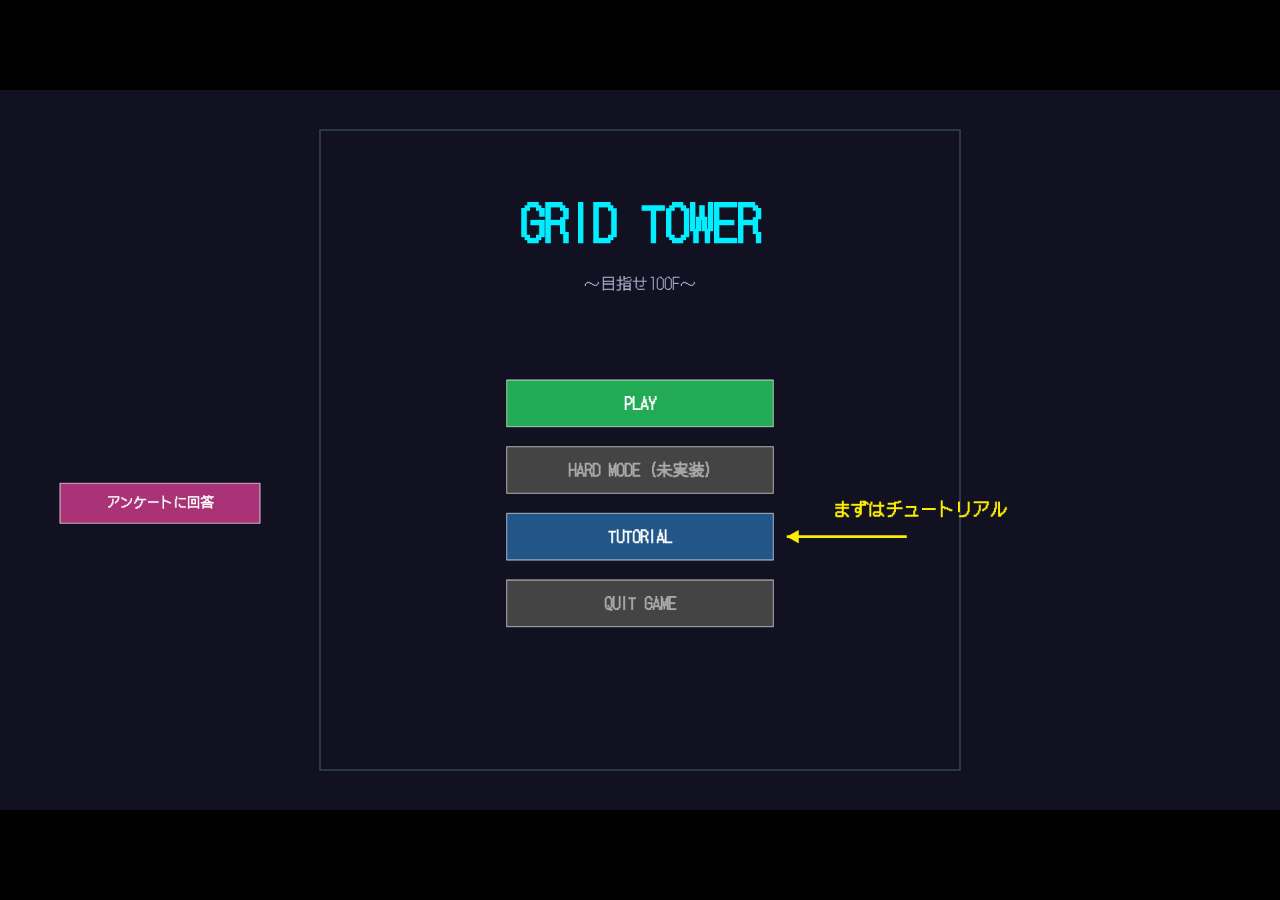
<file: templates/index67_10.html>
<!DOCTYPE html>
<html lang="ja">
<head>
<meta charset="UTF-8">
<meta name="viewport" content="width=device-width, initial-scale=1.0, maximum-scale=1.0, user-scalable=no, viewport-fit=cover">
<title>GRID TOWER ～目指せ100F～</title>
<link rel="preconnect" href="https://fonts.googleapis.com">
<link rel="preconnect" href="https://fonts.gstatic.com" crossorigin>
<link href="https://fonts.googleapis.com/css2?family=DotGothic16&display=swap" rel="stylesheet">
<style>
  * { margin: 0; padding: 0; box-sizing: border-box; }
  html, body {
    width: 100%; height: 100%;
    background: #000;
    position: relative;
    overflow: hidden;
    user-select: none;
    -webkit-user-select: none;
    touch-action: none;
    overscroll-behavior: none;
  }
  #wrapper {
    position: absolute;
    left: 0; top: 0;
    width: 1920px; height: 1080px;
    transform-origin: top left;
  }
  canvas {
    display: block;
    background: #111122;
    cursor: default;
    font-family: 'DotGothic16', sans-serif;
  }

  /* ===== スマホ縦画面用 操作パネル ===== */
  #touchControls {
    display: none;
    position: absolute;
    left: 0; width: 100%;
    flex-direction: column;
    background: #0a0a12;
  }
  #playerPad, #blockPad {
    position: relative;
    flex: 1 1 50%;
    touch-action: none;
  }
  #playerPad {
    background: #14141f;
    border-bottom: 2px solid #2a2a3a;
  }
  #playerPad::after {
    content: "移動 / ジャンプ / しゃがみ";
    position: absolute; top: 6px; left: 50%; transform: translateX(-50%);
    color: #556; font-family: 'DotGothic16', sans-serif; font-size: 13px;
    pointer-events: none; letter-spacing: 1px;
  }
  #stickBase, #stickKnob {
    display: none;
    position: absolute;
    border-radius: 50%;
    transform: translate(-50%, -50%);
    pointer-events: none;
  }
  #stickBase {
    width: 90px; height: 90px;
    background: rgba(255,255,255,0.06);
    border: 2px solid rgba(255,255,255,0.25);
  }
  #stickKnob {
    width: 36px; height: 36px;
    background: rgba(120,200,255,0.55);
    border: 2px solid rgba(200,240,255,0.85);
  }
  #blockPad {
    background: #10101a;
    display: flex;
    flex-direction: row;
  }
  .blockCol {
    flex: 1 1 33.333%;
    min-width: 0;
    display: flex;
    flex-direction: column;
  }
  .blockCol:not(:last-child) { border-right: 1px solid #2a2a3a; }
  .blockQuad {
    flex: 1 1 0;
    display: flex; flex-direction: column; align-items: center; justify-content: center;
    color: #cfd6ff; font-family: 'DotGothic16', sans-serif;
    -webkit-tap-highlight-color: transparent;
    user-select: none;
  }
  .blockQuad .qLabel { font-size: clamp(12px, 2.6vw, 18px); font-weight: bold; }
  .blockQuad .qSub { font-size: clamp(9px, 1.7vw, 12px); color: #8892c0; margin-top: 2px; }
  #padRotL, #padRotR   { border-bottom: 1px solid #2a2a3a; background: #171728; }
  #padMoveL, #padMoveR { background: #10101a; }
  .blockQuad:active { filter: brightness(1.5); }
  .squareBtn {
    flex: 1 1 0;
    display: flex; flex-direction: column; align-items: center; justify-content: center;
    border-top: 1px solid rgba(255,255,255,0.12);
    border-bottom: 1px solid rgba(255,255,255,0.12);
    font-weight: bold;
    font-family: 'DotGothic16', sans-serif;
    font-size: clamp(13px, 3vw, 20px);
    text-align: center; line-height: 1.3;
    -webkit-tap-highlight-color: transparent;
    user-select: none;
  }
  .squareBtn:active { filter: brightness(0.85); }
  #hardDropBtn { background: linear-gradient(160deg, #ff9a8a, #cc3a1e 85%); color: #3a0d05; }
  #comboBtn    { background: linear-gradient(160deg, #ffe98a, #d99a00 85%); color: #3a2600; }
  #softDropBtn { background: linear-gradient(160deg, #9adcff, #1e8ecc 85%); color: #052a3a; }
</style>
</head>
<body>
<div id="wrapper">
  <canvas id="gameCanvas" width="1920" height="1080"></canvas>
</div>
<div id="touchControls">
  <div id="playerPad">
    <div id="stickBase"></div>
    <div id="stickKnob"></div>
  </div>
  <div id="blockPad">
    <div class="blockCol">
      <div id="padRotL" class="blockQuad"><span class="qLabel">↺回転</span><span class="qSub">Q</span></div>
      <div id="padMoveL" class="blockQuad"><span class="qLabel">◀移動</span><span class="qSub">←</span></div>
    </div>
    <div class="blockCol">
      <div id="hardDropBtn" class="squareBtn">ハード<br>ドロップ</div>
      <div id="comboBtn" class="squareBtn">コンボ<br>ブロック</div>
      <div id="softDropBtn" class="squareBtn">ソフト<br>ドロップ</div>
    </div>
    <div class="blockCol">
      <div id="padRotR" class="blockQuad"><span class="qLabel">回転↻</span><span class="qSub">E</span></div>
      <div id="padMoveR" class="blockQuad"><span class="qLabel">移動▶</span><span class="qSub">→</span></div>
    </div>
  </div>
</div>

<script>
// ============================================================
// チュートリアルステップ定義 (tutorial_data.py 由来)[cite: 1, 6]
// ============================================================
const TUTORIAL_STEPS = [
  { step: 1, text: "画面の見方を確認しましょう。\n中央がゲームエリア、左パネルにスコアとHP、\n右パネルに現在の階層（FLOOR）が表示されます。", condition_type: "wait_input", allowed_keys: ["f"], highlight: "ui" },
  { step: 2, text: "プレイヤーの移動\n「A」キーで左、「D」キーで右に動かせます。\n実際に左右へ移動してみましょう。", condition_type: "player_move", allowed_keys: ["a", "d"], highlight: "player" },
  { step: 3, text: "ジャンプ\n「Space」キーでジャンプします。\nブロックの上に乗ったり、落下を避けるのに使います。", condition_type: "player_jump", allowed_keys: ["a", "d", "space"], highlight: "player" },
  { step: 4, text: "しゃがみ\n「S」キーを押している間、体が低くなり\n狭い隙間をくぐれるようになります（移動速度は少し下がります）。\n実際にしゃがんでみましょう。", condition_type: "player_crouch", allowed_keys: ["a", "d", "space", "s"], highlight: "player" },
  { step: 5, text: "ブロックの左右移動\n「←」「→」キー、またはマウスの左右クリックで\n落下中のブロックを左右に動かせます。", condition_type: "block_move", allowed_keys: ["a", "d", "space", "s", "left", "right"], highlight: "block" },
  { step: 6, text: "ブロックの回転\n「Q」キーで左回転、「E」キーで右回転します。\n実際に回転させてみましょう。", condition_type: "block_rotate", allowed_keys: ["a", "d", "space", "s", "left", "right", "q", "e"], highlight: "block" },
  { step: 7, text: "落下速度アップ\n「↓」キーまたはマウスの中クリックを押している間、ブロックが速く落ちます。\n押し続けて速度アップを体験してみましょう。", condition_type: "block_speed", allowed_keys: ["a", "d", "space", "s", "left", "right", "q", "e", "down"], highlight: "block" },
  { step: 8, text: "ハードドロップ\n「↑」キーを押すと、ブロックがその場から即座に落下・固定されます。\n実際に「↑」キーを押してみましょう。", condition_type: "hard_drop", allowed_keys: ["a", "d", "space", "s", "left", "right", "q", "e", "down", "up"], highlight: "block" },
  { step: 9, text: "ラインを消す\n横一列をブロックで埋めるとラインが消え、スコアと階層が上がります。\n最下段の空いている2マスを埋めて、1ライン消去してみましょう。", condition_type: "line_clear", allowed_keys: ["all"], highlight: "none" },
  { step: 10, text: "コンボ＆コンボブロック\n連続してライン消去すると「コンボ」になり、コンボ数に応じて階層がさらに上昇します。\nコンボ中に貯まった「コンボブロック」は「W」キーで盤面の隙間に割り込み設置できます。\n実際に「W」キーを押してコンボブロックを使ってみましょう。", condition_type: "combo_use", allowed_keys: ["all"], highlight: "none" },
  { step: 11, text: "ビームの回避\n一定周期でプレイヤーを狙うビームが降ってきます。\n画面上部に「WARNING」が出たら、赤い範囲から逃げてください。\nビームを受けずに回避するとクリアです。", condition_type: "beam_evade", allowed_keys: ["all"], highlight: "warning" },
  { step: 12, text: "チュートリアル完了！\n基本操作はすべて習得しました。\nブロックを積み上げて、できるだけ高い階層を目指しましょう！", condition_type: "wait_input", allowed_keys: ["f"], highlight: "none" }
];

// ============================================================
// ブロックデータ (block_data.py 由来、50F用19〜21を追加)[cite: 1, 2]
// ============================================================
const BLOCKS = [
  { shape_id:1, name:"square",  shape:[[0,0],[1,0],[0,1],[1,1]], color:"#ffee00", outline:"#bbaa00" },
  { shape_id:2, name:"I4",      shape:[[0,0],[0,1],[0,2],[0,3]], color:"#00eeff", outline:"#0099bb" },
  { shape_id:3, name:"I3",      shape:[[0,0],[0,1],[0,2]], color:"#55bbff", outline:"#2277bb" },
  { shape_id:4, name:"I2",      shape:[[0,0],[0,1]], color:"#aaddff", outline:"#6699bb" },
  { shape_id:5, name:"skew2",   shape:[[0,0],[1,1]], color:"#77ffaa", outline:"#22bb66" },
  { shape_id:6, name:"T",       shape:[[0,0],[1,0],[2,0],[1,1]], color:"#cc44ff", outline:"#881199" },
  { shape_id:7, name:"L",       shape:[[0,0],[0,1],[0,2],[1,2]], color:"#ff8800", outline:"#bb5500" },
  { shape_id:8, name:"J",       shape:[[1,0],[1,1],[0,2],[1,2]], color:"#4488ff", outline:"#2255bb" },
  { shape_id:9, name:"S",       shape:[[1,0],[2,0],[0,1],[1,1]], color:"#44ff66", outline:"#229944" },
  { shape_id:10,name:"Z",       shape:[[0,0],[1,0],[1,1],[2,1]], color:"#ff3333", outline:"#bb1111" },
  { shape_id:11,name:"stairs",  shape:[[1,0],[0,1],[1,1]], color:"#ff00ff", outline:"#aa00aa" },
  { shape_id:12,name:"concave", shape:[[0,0],[2,0],[0,1],[1,1],[2,1]], color:"#ff9955", outline:"#cc6622" },
  { shape_id:13,name:"T_inv",   shape:[[0,0],[1,0],[2,0],[1,1],[1,2]], color:"#ff6699", outline:"#bb2255" },
  { shape_id:14,name:"cross",   shape:[[1,0],[0,1],[1,1],[2,1],[1,2]], color:"#ffcc00", outline:"#bb8800" },
  { shape_id:15,name:"battan",  shape:[[0,0],[2,0],[1,1],[0,2],[2,2]], color:"#00ffcc", outline:"#00aa88" },
  { shape_id:16,name:"H",       shape:[[0,0],[2,0],[0,1],[2,1]], color:"#ff44aa", outline:"#bb1177" },
  { shape_id:17,name:"O_frame", shape:[[0,0],[1,0],[2,0],[0,1],[2,1],[0,2],[1,2],[2,2]], color:"#ffdd44", outline:"#bb9900" },
  { shape_id:18,name:"one",     shape:[[0,0]], color:"#ffffff", outline:"#aaaaaa" },
  // 【50Fボス専用追加分】反転ブロック定義（回転不可、特殊デバフ用）[cite: 2]
  { shape_id:19,name:"invert_R",shape:[[0,0],[1,0],[0,1],[2,1],[0,2],[1,2],[0,3],[2,3],[0,4],[1,4]], color:"#0055ff", outline:"#0033aa" },
  { shape_id:20,name:"invert_B",shape:[[0,0],[1,0],[0,1],[2,1],[0,2],[1,2],[0,3],[2,3],[0,4],[2,4]], color:"#ff1111", outline:"#aa0000" },
  { shape_id:21,name:"invert_P",shape:[[0,0],[1,0],[0,1],[2,1],[0,2],[1,2],[0,3],[0,4]], color:"#b300ff", outline:"#7700cc" }
];
const RARE_BLOCK_IDS = [12, 13, 14, 15, 16, 17, 18];
const BLOCK_COLOR_MAP = {
  1: {fill:"#887700", outline:"#554400"},
  2: {fill:"#007788", outline:"#004455"},
  3: {fill:"#225588", outline:"#113355"},
  4: {fill:"#556677", outline:"#334455"},
  5: {fill:"#227744", outline:"#114422"},
  6: {fill:"#662288", outline:"#440055"},
  7: {fill:"#884400", outline:"#552200"},
  8: {fill:"#224488", outline:"#112255"},
  9: {fill:"#226633", outline:"#115533"},
  10:{fill:"#881111", outline:"#550000"},
  11:{fill:"#880088", outline:"#550055"},
  12:{fill:"#884422", outline:"#552211"},
  13:{fill:"#883344", outline:"#551122"},
  14:{fill:"#886600", outline:"#554400"},
  15:{fill:"#007755", outline:"#004433"},
  16:{fill:"#882255", outline:"#551133"},
  17:{fill:"#886611", outline:"#554400"},
  18:{fill:"#777777", outline:"#444444"},
  // 【50Fボス専用追加分】固定後のディープカラー色定義マップ[cite: 2]
  19:{fill:"#002288", outline:"#001144"},
  20:{fill:"#880000", outline:"#440000"},
  21:{fill:"#550088", outline:"#220044"}
};

// ============================================================
// 定数
// ============================================================
const SCREEN_WIDTH  = 1920;
const SCREEN_HEIGHT = 1080;
const SURVEY_FORM_URL = "https://docs.google.com/forms/d/e/1FAIpQLScnkWFuETTK-adgdI8RcYuR2Jl85qyf-EM3R0R1ymlrr51U-w/viewform?usp=publish-editor";
const GAME_LEFT     = 640;
const GAME_RIGHT    = 1280;
const GAME_TOP      = 40;
const GAME_BOTTOM   = 1040;
const GRID_SIZE     = 40;
const MAP_WIDTH     = 16;
const MAP_HEIGHT    = 25;

const GRAVITY    = 0.8;
const JUMP_SPEED = -14.0;
const MOVE_SPEED = 4;
const PUSH_DELAY = 15;
const P_HALF_W   = 15;
const P_HALF_H   = 30;
// game_constants.py 由来（しゃがみ時の当たり判定・移動速度）
const CROUCH_P_HALF_H = 16;
const CROUCH_MOVE_SPEED = 2;

const BLOCK_FALL_INTERVAL      = 20;
const BLOCK_FALL_INTERVAL_FAST = 2;
const SCORE_PER_LINE           = 100;
const LINES_PER_FLOOR          = 1;
const MAX_HP                   = 5;
const INVINCIBLE_FRAMES         = 180;

const BEAM_CYCLE       = 600;
const BEAM_WARNING     = 120;
const BEAM_WIDTH       = 3;
const BEAM_SHOW_FRAMES = 90;

const BLOCK_MOVE_INITIAL_DELAY = 12;
const BLOCK_MOVE_REPEAT_DELAY  = 4;
const COMBO_BUFFER_FRAMES      = 180;
const LINE_CLEAR_INTERVAL      = 6;
const NORMAL_BLOCK_NO_REPEAT_WINDOW = 3;

const FIXED_TERRAIN_BASE = 90000;
const PUZZLE_BLUE_ID     = 3001;
const PUZZLE_RED_ID      = 3002;
const TRAP_GRACE_FRAMES  = 45;
const BIG_BEAM_WARN_FRAMES = 30;
const BIG_BEAM_FIRE_FRAMES = 20;

// 【50Fボス専用追加分】渦巻き模様アニメーション関連定数[cite: 2]
const SWIRL_STEPS = 50;
const SWIRL_MAX_TURNS = 2.5;
const SWIRL_ROT_SPEED = 0.08;

// ============================================================
// 60F/70Fボス用定数 (boss_data.py 由来)
// ============================================================
const BOSS60_BUOYANCY = 0.55;
const BOSS60_UPWARD_FORCE = 1.2;
const BOSS60_JUMP_FACTOR = 0.5;
const BOSS60_FALL_MULTIPLIER = 2;
const BOSS60_TRANSITION_FRAMES = 90;
const BOSS60_SHIFT_INTERVAL = 3;

const SEESAW_PIVOT_X = GAME_LEFT + 7.5 * GRID_SIZE + GRID_SIZE / 2; // 940
const SEESAW_PIVOT_Y = GAME_TOP + 22 * GRID_SIZE;                   // 920
const SEESAW_HALF_W = 240;
const SEESAW_THICKNESS = 12;
const SEESAW_GUARD_W = 20;
const SEESAW_GUARD_H = 45;
const MAX_TILT_RADIAN = 35.0 * Math.PI / 180.0;
const BOSS70_WIN_TIMER_MAX = 180;
const BOSS70_WIN_RECOVER_RATE = 1;
// Pymunk実装の完全な物理エンジンはJS側に存在しないため、
// トルク積分による簡易剛体シミュレーションで近似する。
// (質量300・moment_for_box相当・乗数6.0・spring復元・damping減衰)
const SEESAW_MASS = 300.0;
const SEESAW_MOMENT = (SEESAW_MASS * ((SEESAW_HALF_W * 2) ** 2 + 30 ** 2) / 12) * 6.0;
const SEESAW_SPRING_K = 30000000.0;
const SEESAW_SPACE_DAMPING = 0.70;
const SEESAW_COLS = Math.floor((SEESAW_HALF_W * 2) / GRID_SIZE); // 12列
const SEESAW_DECK_TOP_LOCAL_Y = -SEESAW_THICKNESS / 2; // デッキ上面のローカルY

const PLAYER_WEIGHT_BLOCKS = 2;
const JUMP_PRESS_BLOCKS    = 2;
const LANDING_PRESS_BLOCKS = 3;
const BLOCK_UNIT_MASS      = 4.0;
const SEESAW_GRAVITY_CONST = 900;
const IMPULSE_PER_BLOCK    = 1250.0;
const PLAYER_WEIGHT_FORCE   = PLAYER_WEIGHT_BLOCKS * BLOCK_UNIT_MASS * SEESAW_GRAVITY_CONST;
const JUMP_PRESS_IMPULSE    = JUMP_PRESS_BLOCKS * IMPULSE_PER_BLOCK;
const LANDING_PRESS_IMPULSE = LANDING_PRESS_BLOCKS * IMPULSE_PER_BLOCK;
const PLAYER_PUSH_SPEED = 6.0; // 70Fシーソー：プレイヤーがブロックを押す速さ(通常移動速度と同程度)
const BOSS70_SLIDE_START_ANGLE = 18.0 * Math.PI / 180.0;
const BOSS70_SLIDE_FRICTION = 0.985;
const BOSS70_FALL_MARGIN = GRID_SIZE * 2;

// ============================================================
// マップ配置データ (boss_data.py 由来)[cite: 1, 3]
// ============================================================
const BOSS_20F_MAP = [
  [0,0,0,0,0,0,0,0,0,0,0,0,0,0,9999,9999],
  [0,0,0,0,0,0,0,0,0,0,0,0,0,0,9999,9999],
  [0,0,1,1,1,1,1,1,1,1,1,1,1,1,1,1],
  [1,0,0,0,0,0,0,0,0,0,0,0,0,0,0,0],
  [0,0,0,0,0,0,0,0,0,0,0,0,0,0,0,0],
  [0,0,0,0,0,0,1,0,0,0,0,0,0,0,0,0],
  [0,1,0,0,0,0,1,0,0,0,0,0,0,0,0,0],
  [0,1,0,0,0,0,0,0,0,1,0,0,0,0,0,0],
  [0,0,0,0,1,0,0,0,0,1,0,0,0,0,0,0],
  [0,0,0,0,1,0,0,0,0,0,0,0,1,0,0,0],
  [0,0,0,0,0,0,0,0,0,0,0,0,0,0,0,0],
  [0,0,0,0,0,0,0,0,0,0,0,0,0,0,0,0],
  [1,1,1,1,1,1,1,1,1,1,1,1,1,1,0,0],
  [0,0,0,0,0,0,0,0,0,0,0,0,0,0,0,0],
  [0,0,0,0,0,0,0,0,0,0,0,0,0,0,0,0],
  [0,0,0,0,0,0,0,0,0,0,0,0,0,0,0,1],
  [0,0,0,0,0,0,0,0,0,0,0,0,0,1,0,1],
  [0,0,0,0,0,0,0,0,0,0,0,1,0,1,0,0],
  [0,0,0,0,0,0,0,0,0,1,0,1,0,0,0,0],
  [0,0,0,0,0,0,0,1,0,1,0,0,0,0,0,0],
  [0,0,0,0,0,1,0,1,0,0,0,0,0,0,0,0],
  [0,0,0,1,0,1,0,0,0,0,0,0,0,0,0,0],
  [0,1,0,1,0,0,0,0,0,0,0,0,0,0,0,0],
  [0,0,0,0,0,0,0,0,0,0,0,0,0,0,0,0],
  [0,0,0,0,0,0,0,0,0,0,0,0,0,0,0,0]
];

const BOSS_30F_PHASE_1 = [
  [0,0,0,0,0,0,0,0,0,0,0,0,0,0,0,0],[0,0,0,0,0,0,0,0,0,0,0,0,0,0,0,0],[0,0,0,0,0,0,0,0,0,0,0,0,0,0,0,0],[0,0,0,0,0,0,0,0,0,0,0,0,0,0,0,0],
  [0,0,0,0,0,0,0,0,0,0,0,0,0,0,0,0],[0,0,0,0,0,0,0,0,0,0,0,0,0,0,0,0],[0,0,0,0,0,0,0,0,0,0,0,0,0,0,0,0],[0,0,0,0,0,0,0,0,0,0,0,0,0,0,0,0],
  [0,0,0,0,0,0,0,0,0,0,0,0,0,0,0,0],[0,0,0,0,0,0,0,0,0,0,0,0,0,0,0,0],[0,0,0,0,0,0,0,0,0,0,0,0,0,0,0,0],[0,0,0,0,0,0,0,0,0,0,0,0,0,0,0,0],
  [0,0,0,0,0,0,0,0,0,0,0,0,0,0,0,0],[0,0,0,0,0,0,0,0,0,0,0,0,0,0,0,0],[0,0,0,0,0,0,0,0,0,0,0,0,0,0,0,0],[0,0,0,0,0,0,0,0,0,0,0,0,0,0,0,0],
  [0,0,0,0,0,0,0,0,0,0,0,0,0,0,0,0],[0,0,0,0,0,0,0,0,0,0,0,0,0,0,0,0],[0,0,0,0,0,0,0,0,0,0,0,0,0,0,0,0],[0,0,0,0,0,0,0,0,0,0,0,0,0,0,0,0],
  [0,0,0,0,0,0,0,0,0,0,0,1,1,1,0,0],[0,0,0,0,0,0,0,0,0,0,0,1,1,1,0,0],[0,0,0,1,0,0,0,0,0,0,0,1,1,1,0,0],[0,0,1,1,1,0,0,0,0,1,0,0,0,0,0,0],
  [0,1,1,1,1,1,0,0,1,1,1,0,0,0,0,0]
];

const BOSS_30F_PHASE_2 = [
  [0,0,0,0,0,0,0,0,0,0,0,0,0,0,0,0],[0,0,0,0,0,0,0,0,0,0,0,0,0,0,0,0],[0,0,0,0,0,0,0,0,0,0,0,0,0,0,0,0],[0,0,0,0,0,0,0,0,0,0,0,0,0,0,0,0],
  [0,0,0,0,0,0,0,0,0,0,0,0,0,0,0,0],[0,0,0,0,0,0,0,0,0,0,0,0,0,0,0,0],[0,0,0,0,0,0,0,0,0,0,0,0,0,0,0,0],[0,0,0,0,0,0,0,0,0,0,0,0,0,0,0,0],
  [0,0,0,0,0,0,0,0,0,0,0,0,0,0,0,0],[0,0,0,0,0,0,0,0,0,0,0,0,0,0,0,0],[0,0,0,0,0,0,0,0,0,0,0,0,0,0,0,0],[0,0,0,0,0,0,0,0,0,0,0,0,0,0,0,0],
  [0,0,0,0,0,0,0,0,0,0,0,0,0,0,0,0],[0,0,0,0,0,0,0,0,0,0,0,0,0,0,0,0],[0,0,0,0,0,0,0,0,0,0,0,0,0,0,0,0],[0,0,0,0,0,0,0,0,0,0,0,0,0,0,0,0],
  [0,0,0,0,0,0,0,0,0,0,0,0,0,0,0,0],[0,0,0,0,0,0,0,0,0,0,0,0,0,0,0,0],[0,0,0,0,0,0,0,0,0,0,0,0,0,0,0,0],[0,0,0,0,0,0,0,0,0,0,0,0,0,0,0,0],
  [0,0,0,0,0,0,1,0,0,0,0,0,0,0,0,0],[0,1,2,1,0,0,2,0,1,1,0,0,0,0,0,0],[0,0,1,0,0,0,1,0,0,0,0,0,0,0,1,0],[0,0,0,0,0,0,1,0,0,0,0,0,1,1,0,0],
  [0,0,0,0,0,0,1,0,0,1,1,0,1,1,0,0]
];

const BOSS_30F_PHASE_3 = [
  [0,0,0,0,0,0,0,0,0,0,0,0,0,0,0,0],[0,0,0,0,0,0,0,0,0,0,0,0,0,0,0,0],[0,0,0,0,0,0,0,0,0,0,0,0,0,0,0,0],[0,0,0,0,0,0,0,0,0,0,0,0,0,0,0,0],
  [0,0,0,0,0,0,0,0,0,0,0,0,0,0,0,0],[0,0,0,0,0,0,0,0,0,0,0,0,0,0,0,0],[0,0,0,0,0,0,0,0,0,0,0,0,0,0,0,0],[0,0,0,0,0,0,0,0,0,0,0,0,0,0,0,0],
  [0,0,0,0,0,0,0,0,0,0,0,0,0,0,0,0],[0,0,0,0,0,0,0,0,0,0,0,0,0,0,0,0],[0,0,0,0,0,0,0,0,0,0,0,0,0,0,0,0],[0,0,0,0,0,0,0,0,0,0,0,0,0,0,0,0],
  [0,0,0,0,0,0,0,0,0,0,0,0,0,0,0,0],[0,0,0,0,0,0,0,0,0,0,0,0,0,0,0,0],[0,0,0,0,0,0,0,0,0,0,0,1,0,0,0,0],[0,0,0,0,0,0,0,0,0,0,0,1,0,0,0,0],
  [0,0,0,0,0,0,0,0,0,0,1,0,1,0,0,0],[0,0,0,0,0,0,0,0,0,1,0,0,0,1,1,0],[0,1,0,1,0,0,0,0,0,0,0,2,0,0,1,0],[0,0,1,0,0,0,0,0,0,0,2,2,2,0,1,0],
  [0,2,1,0,0,0,0,0,0,0,0,2,0,0,1,0],[0,0,1,0,0,0,1,0,0,0,0,0,0,0,1,0],[0,0,0,0,0,1,0,1,0,0,0,0,0,0,0,0],[0,0,0,0,1,0,2,0,1,0,0,0,0,0,0,0],
  [0,0,0,1,0,2,2,2,0,1,0,0,0,2,2,2]
];

const BOSS_30F_PHASES = [BOSS_30F_PHASE_1, BOSS_30F_PHASE_2, BOSS_30F_PHASE_3];

const BOSS_40F_MAP = [
  [0,0,0,0,0,0,0,0,0,0,0,0,0,0,0,0],[0,0,0,0,0,0,0,0,0,0,0,0,0,0,0,0],[0,1,1,0,0,0,0,0,0,0,0,0,0,1,1,0],[0,0,0,1,0,0,0,1,1,0,0,0,1,0,0,0],
  [0,0,0,0,1,0,0,0,0,0,0,1,0,0,0,0],[0,0,0,0,0,0,0,0,0,0,0,0,0,0,0,0],[0,0,0,0,0,0,0,0,0,0,0,0,0,0,0,0],[0,0,0,0,0,1,1,1,1,1,1,0,0,0,0,0],
  [0,0,0,0,0,0,0,0,0,0,0,0,0,0,0,0],[0,0,0,0,0,0,0,0,0,0,0,0,0,0,0,0],[1,1,1,1,1,1,0,0,0,0,1,1,1,1,1,1],[0,0,0,0,0,0,0,0,0,0,0,0,0,0,0,0],
  [0,0,0,0,0,0,0,0,0,0,0,0,0,0,0,0],[0,1,1,0,0,0,0,1,1,0,0,0,0,1,1,0],[0,0,0,0,0,0,0,0,0,0,0,0,0,0,0,0],[0,0,0,0,0,0,0,0,0,0,0,0,0,0,0,0],
  [0,0,1,1,1,1,1,0,0,1,1,1,1,1,0,0],[0,0,0,0,0,0,0,0,0,0,0,0,0,0,0,0],[0,0,0,0,0,0,0,0,0,0,0,0,0,0,0,0],[1,1,1,0,0,0,1,1,1,1,0,0,0,1,1,1],
  [0,0,0,0,0,0,0,0,0,0,0,0,0,0,0,0],[0,0,0,0,0,0,0,0,0,0,0,0,0,0,0,0],[0,0,0,1,1,1,0,0,0,0,1,1,1,0,0,0],[0,0,0,0,0,0,0,0,0,0,0,0,0,0,0,0],
  [0,0,0,0,0,0,0,0,0,0,0,0,0,0,0,0]
];

function encode_fixed_terrain(serial) { return FIXED_TERRAIN_BASE + serial; }
// 通常ID（shape_id * 1000 + serial）の50F反転ブロック(19〜21)が除外されるよう固定地形判定を調整[cite: 3, 4]
function is_fixed_terrain(block_id) { return block_id >= FIXED_TERRAIN_BASE && block_id !== 9999; }

// ============================================================
// 70F: シーソー物理ギミック用の座標変換ヘルパー
// (Pymunk実装の代わりに、トルク積分による簡易剛体シミュレーションで近似する)
// ============================================================
function seesawWorldToLocal(wx, wy, angle) {
  const dx = wx - SEESAW_PIVOT_X, dy = wy - SEESAW_PIVOT_Y;
  const cos = Math.cos(-angle), sin = Math.sin(-angle);
  return [dx * cos - dy * sin, dx * sin + dy * cos];
}
function seesawLocalToWorld(lx, ly, angle) {
  const cos = Math.cos(angle), sin = Math.sin(angle);
  return [SEESAW_PIVOT_X + lx * cos - ly * sin, SEESAW_PIVOT_Y + lx * sin + ly * cos];
}
const BLOCK_CELL_WEIGHT = BLOCK_UNIT_MASS * SEESAW_GRAVITY_CONST; // 70F: ブロック1マス分の重み

// 70F: 落下中のアクティブブロック（NEXTと実スポーンで同じ抽選ロジックを共有）
class ActiveBlock70 {
  constructor(spawnSide, blockData) { this.spawn(spawnSide, blockData); }
  spawn(spawnSide, blockData) {
    const data = blockData;
    this.cells = data.shape.map(([dx, dy]) => [dx, dy]);
    this.color = data.color; this.outline = data.outline;
    let minX = Math.min(...this.cells.map(([dx]) => dx)), maxX = Math.max(...this.cells.map(([dx]) => dx));
    let minY = Math.min(...this.cells.map(([, dy]) => dy)), maxY = Math.max(...this.cells.map(([, dy]) => dy));
    this.centerOffsetX = (minX + maxX + 1) * GRID_SIZE / 2.0;
    this.centerOffsetY = (minY + maxY + 1) * GRID_SIZE / 2.0;
    this.x = (spawnSide === "left") ? GAME_LEFT + 2 * GRID_SIZE : GAME_RIGHT - 2 * GRID_SIZE;
    this.y = GAME_TOP + 1 * GRID_SIZE;
    this.angleDeg = 0.0;
  }
  rotate(dirDeg) { this.angleDeg = (this.angleDeg + dirDeg + 360) % 360; }
  getCellLocalCenters() {
    return this.cells.map(([cx, cy]) => [
      (cx * GRID_SIZE + GRID_SIZE / 2.0) - this.centerOffsetX,
      (cy * GRID_SIZE + GRID_SIZE / 2.0) - this.centerOffsetY,
    ]);
  }
}

// ============================================================
// BossManager クラス (boss_data.py 完全互換 + 50F対応拡張)[cite: 1, 3]
// ============================================================
class BossManager {
  constructor() { this.reset_all(); }
  reset_all() {
    this.savedBlockMap = null;
    this.isBossActive = false;
    this.bossFloor = 10;
    this.bossHp = 0;
    this.cursedBeamActive = false;
    this.bossTimer = 0;
    this.targetReached = false;
    
    // 30F
    this.puzzleMap = null;
    this.boss30PhaseIndex = 0;
    this.boss30Hp = 0;
    this.boss30Timer = 0;
    this.trapActive = false;
    this.trapTimer = 0;
    this.bigBeamPhase = "none";
    this.bigBeamTimer = 0;
    this.trapBlinkOn = true;
    this.boss30Cleared = false;
    
    // 40F
    this.boss40Cleared = false;
    this.boss40Step = 0;
    this.boss40Timer = 20;
    this.boss40SearchCount = 0;
    this.boss40LaserPhase = "none";
    this.boss40ActiveCols = [];
    this.boss40ActiveRows = [];

    // 【50Fボス専用追加分】パラメータ初期化[cite: 3]
    this.boss50Phase = 0;                  // 1:青(R), 2:赤(B), 3:紫(P)
    this.boss50PhaseBlockLocked = false; // ターゲットが盤面に一度でもロックされたか
    this.boss50TargetRemaining = 0;       // 現在盤面上の対象セル残数
    this.boss50SpawnRequested = false;    // 特殊ブロックの強制割り込み生成フラグ
    this.boss50Cleared = false;            // 50Fボス完全撃破フラグ

    // 60F: 水中戦・水流ギミック
    this.boss60Flow = "down";
    this.boss60Transition = false;
    this.boss60TransitionTimer = 0;
    this.boss60LinesTotal = 0;
    this.boss60PhaseCount = 0;
    this.boss60LinesInPhase = 0;
    this.boss60Cleared = false;

    // 70F: シーソー物理ギミック（簡易剛体シミュレーションで近似）
    // 【リファクタ】70F関連のプロパティを1つのオブジェクトにまとめて管理する。
    // 新しいボスを追加する際はここに `this.boss80 = {...}` のように1個増やすだけでよい。
    this.boss70 = {
      angle: 0,
      angularVelocity: 0,
      heightMap: null,        // 各列のローカルY(積み上げ高さ)
      placedBlocks: [],       // {col, localY, w, h, color, outline} の配列（描画・当たり判定用）
      activeBlock: null,
      nextBlockData: null,
      phase: 1,
      winTimer: BOSS70_WIN_TIMER_MAX,
      spawnSide: "left",
      spawnDelayTimer: 0,
      cleared: false,
      wasGroundedOnSeesaw: false,
      fallingBlocks: [],
      groupVelocities: new Map(),
    };
  }
  saveCurrentMap(blockMap) { this.savedBlockMap = blockMap.map(row => [...row]); }
  restorePreviousMap(state) { if (this.savedBlockMap) { state.blockMap = this.savedBlockMap.map(row => [...row]); } }
  
  generateBossStage(state, floor) {
    this.bossFloor = floor;
    this.isBossActive = true;
    this.saveCurrentMap(state.blockMap);
    state.blockMap = Array.from({length: MAP_HEIGHT}, () => new Array(MAP_WIDTH).fill(0));
    
    if (floor === 10) {
      const startY = MAP_HEIGHT - 8;
      for (let y = startY; y < MAP_HEIGHT; y++) {
        const holeX = Math.floor(Math.random() * MAP_WIDTH);
        const mapValue = encode_fixed_terrain(state.nextSerial);
        for (let x = 0; x < MAP_WIDTH; x++) { if (x !== holeX) state.blockMap[y][x] = mapValue; }
        state.nextSerial += 1;
      }
      this.bossHp = 8;
    } else if (floor === 20) {
      for (let y = 0; y < MAP_HEIGHT; y++) {
        for (let x = 0; x < MAP_WIDTH; x++) {
          let val = BOSS_20F_MAP[y][x];
          if (val === 9999) state.blockMap[y][x] = 9999;
          else if (val > 0) state.blockMap[y][x] = encode_fixed_terrain(state.nextSerial);
        }
      }
      state.nextSerial += 1;
      this.bossTimer = 3600;
      this.targetReached = false;
    } else if (floor === 30) {
      this.boss30PhaseIndex = 0;
      this.boss30Hp = 3;
      this.boss30Timer = 3600;
      this.trapActive = false;
      this.trapTimer = 0;
      this.bigBeamPhase = "none";
      this.bigBeamTimer = 0;
      this.boss30Cleared = false;
      this.generate_puzzle_pattern();
    } else if (floor === 40) {
      for (let y = 0; y < MAP_HEIGHT; y++) {
        for (let x = 0; x < MAP_WIDTH; x++) {
          if (BOSS_40F_MAP[y][x] === 1) state.blockMap[y][x] = encode_fixed_terrain(state.nextSerial);
        }
      }
      state.nextSerial += 1;
      this.bossTimer = 3600;
      this.init_boss40_state();
    } else if (floor === 50) {
      // 【50Fボス専用追加分】50Fステージ初期構成生成[cite: 3]
      this.boss50Phase = 1;
      this.boss50PhaseBlockLocked = false;
      this.boss50TargetRemaining = 0;
      this.boss50SpawnRequested = true; // 開幕時の割り込み要求
      this.boss50Cleared = false;
    } else if (floor === 60) {
      this.boss60Flow = "down";
      this.boss60Transition = false;
      this.boss60TransitionTimer = 0;
      this.boss60LinesTotal = 0;
      this.boss60PhaseCount = 0;
      this.boss60LinesInPhase = 0;
      this.boss60Cleared = false;
    } else if (floor === 70) {
      this.initBoss70Physics();
      this.boss70.phase = 1;
      this.boss70.winTimer = BOSS70_WIN_TIMER_MAX;
      this.boss70.spawnSide = "left";
      this.boss70.spawnDelayTimer = 0;
      this.boss70.cleared = false;
      this.boss70.wasGroundedOnSeesaw = false;
    }
  }

  // --------------------------------------------------------
  // 60F: 水中戦・水流ギミック
  // --------------------------------------------------------
  isBoss60Upward() { return this.isBoss60Context() && this.boss60Flow === "up"; }
  isBoss60Transition() { return this.boss60Transition; }
  isBoss60Context() { return this.isBossActive && this.bossFloor === 60; }
  isBoss60UpwardActive() { return this.isBoss60Context() && this.boss60Flow === "up"; }
  getBoss60FallIntervalMultiplier() { return BOSS60_FALL_MULTIPLIER; }
  getBoss60JumpFactor() { return BOSS60_JUMP_FACTOR; }
  getAdjustedFallInterval(base) { return this.isBoss60Context() ? Math.floor(base * this.getBoss60FallIntervalMultiplier()) : base; }
  getBoss60FlowDisplay() { return this.boss60Flow.toUpperCase(); }
  getBoss60PhaseDisplay() { return `${this.boss60PhaseCount + 1} / 4`; }
  getBoss60LinesDisplay() { return `${this.boss60LinesInPhase} / 4`; }

  isBoss60CeilingBlocked(ty) {
    if (this.isBoss60UpwardActive()) { if (ty < 0 || ty >= MAP_HEIGHT) return true; }
    else { if (ty >= MAP_HEIGHT) return true; }
    return false;
  }

  getBoss60JumpVy(jumpSpeed, spaceTriggered, sTriggered) {
    if (!this.isBoss60Upward() && spaceTriggered) return jumpSpeed * this.getBoss60JumpFactor();
    if (this.isBoss60Upward() && sTriggered) return -jumpSpeed * this.getBoss60JumpFactor();
    return 0;
  }

  getBoss60SpawnY(shape, defaultY) {
    if (this.boss60Flow === "up") {
      let maxDy = Math.max(...shape.map(([dx, dy]) => dy));
      return MAP_HEIGHT - maxDy - 1;
    }
    return defaultY;
  }

  updateBoss60Frame(state, player, fb, beam) {
    if (this.boss60Cleared) return "victory";
    // 水流方向に応じた浮力／上昇力は、遷移演出中も途切れさせずに毎フレーム適用する。
    // （ここが止まると、遷移中は通常重力だけが相殺されずにかかり続け、
    //   プレイヤーが画面端まで一気に落ちてしまうバグになる）
    if (this.boss60Flow === "up") {
      if (!player.isGrounded) player.vy -= BOSS60_UPWARD_FORCE;
    } else {
      player.vy -= BOSS60_BUOYANCY;
      if (player.vy < 0) player.isGrounded = false;
    }
    if (this.isBoss60Transition()) {
      this.updateBoss60Transition(state, player);
      beam.phase = "wait"; beam.timer = 0;
      return "running";
    } else {
      if (this.boss60PhaseCount >= 2) return "update_beam";
      beam.phase = "wait"; beam.timer = 0;
      return "running";
    }
  }

  updateBoss60Logic(state, player, beam) {
    if (this.boss60Flow === "up") {
      if (!player.isGrounded) player.vy -= BOSS60_UPWARD_FORCE;
    } else {
      player.vy -= BOSS60_BUOYANCY;
      if (player.vy < 0) player.isGrounded = false;
    }
  }

  triggerFlowTransition() {
    this.boss60Transition = true;
    this.boss60TransitionTimer = BOSS60_TRANSITION_FRAMES;
    this.boss60Flow = (this.boss60Flow === "down") ? "up" : "down";
  }

  updateBoss60Transition(state, player) {
    if (!this.boss60Transition) return false;
    this.boss60TransitionTimer -= 1;
    if (this.boss60TransitionTimer % BOSS60_SHIFT_INTERVAL === 0) {
      if (this.boss60Flow === "up") this.applyBoss60UpwardGravity(state, player);
      else this.applyBoss60DownwardGravity(state);
    }
    if (this.boss60TransitionTimer <= 0) { this.boss60Transition = false; return true; }
    return false;
  }

  onBoss60LineCleared(linesCleared) {
    this.boss60LinesTotal += linesCleared;
    this.boss60LinesInPhase += linesCleared;
    if (this.boss60LinesInPhase >= 4) {
      this.boss60LinesInPhase = 0;
      this.boss60PhaseCount += 1;
      if (this.boss60PhaseCount > 3) { this.boss60Cleared = true; this.boss60Flow = "down"; return "victory"; }
      else if (!this.boss60Transition) { this.triggerFlowTransition(); return "transition"; }
      return "running";
    }
    return "running";
  }

  applyBoss60UpwardGravity(state, player = null) {
    let cache = state.getBlockCache();
    for (let blockId of Object.keys(cache).map(Number).sort((a, b) => a - b)) {
      if (blockId === 9999 || is_fixed_terrain(blockId)) continue;
      let cells = cache[blockId]; if (!cells || cells.length === 0) continue;
      let canRise = true;
      for (const [cx, cy] of cells) {
        let ny = cy - 1;
        if (ny < 0 || (state.blockMap[ny][cx] >= 1 && state.blockMap[ny][cx] !== blockId)) { canRise = false; break; }
      }
      if (canRise) {
        cells.slice().sort((a, b) => a[1] - b[1]).forEach(([cx, cy]) => { state.blockMap[cy - 1][cx] = blockId; state.blockMap[cy][cx] = 0; });
        if (player) this.correctPlayerUpwardCollision(player, cells);
      }
    }
  }

  applyBoss60DownwardGravity(state) {
    let cache = state.getBlockCache();
    for (let blockId of Object.keys(cache).map(Number).sort((a, b) => a - b)) {
      if (blockId === 9999 || is_fixed_terrain(blockId)) continue;
      let cells = cache[blockId]; if (!cells || cells.length === 0) continue;
      let canDrop = true;
      for (const [cx, cy] of cells) {
        let ny = cy + 1;
        if (ny >= MAP_HEIGHT || (state.blockMap[ny][cx] >= 1 && state.blockMap[ny][cx] !== blockId)) { canDrop = false; break; }
      }
      if (canDrop) {
        cells.slice().sort((a, b) => b[1] - a[1]).forEach(([cx, cy]) => { state.blockMap[cy + 1][cx] = blockId; state.blockMap[cy][cx] = 0; });
      }
    }
  }

  tryRiseBlocksByOne(state, blockIds, blockCache, extraBlockedCells = null, player = null) {
    let settledIds = new Set();
    for (let blockId of Array.from(blockIds).sort((a, b) => a - b)) {
      if (blockId === 9999 || is_fixed_terrain(blockId)) { settledIds.add(blockId); continue; }
      let cells = blockCache[blockId];
      if (!cells || cells.length === 0) { settledIds.add(blockId); continue; }
      let canRise = true;
      for (const [cx, cy] of cells) {
        let ny = cy - 1;
        if (ny < 0) { canRise = false; break; }
        if (state.blockMap[ny][cx] >= 1 && state.blockMap[ny][cx] !== blockId) { canRise = false; break; }
        if (extraBlockedCells && extraBlockedCells.has(`${cx},${ny}`)) { canRise = false; break; }
      }
      if (canRise) {
        cells.slice().sort((a, b) => a[1] - b[1]).forEach(([cx, cy]) => { state.blockMap[cy - 1][cx] = blockId; state.blockMap[cy][cx] = 0; });
        if (player) this.correctPlayerUpwardCollision(player, cells);
      } else settledIds.add(blockId);
    }
    return settledIds;
  }

  findUnsupportedBlocksBelow(state, cells, excludeId = null) {
    let bottomCells = {};
    for (const [cx, cy] of cells) { if (!(cx in bottomCells) || cy > bottomCells[cx]) bottomCells[cx] = cy; }
    let foundIds = new Set();
    for (const cx in bottomCells) {
      let ay = bottomCells[cx] + 1;
      if (ay >= MAP_HEIGHT) continue;
      let belowId = state.blockMap[ay][cx];
      if (belowId >= 1 && belowId !== excludeId) foundIds.add(belowId);
    }
    return foundIds;
  }

  updateBoss60Gravity(state, fb, baseInterval, isPushOnly, tryDropFn, findAboveFn, player = null) {
    let timerAttr = isPushOnly ? "pushGravityTimer" : "gravityTimer";
    let interval = Math.floor(baseInterval * this.getBoss60FallIntervalMultiplier());
    state[timerAttr] += 1;
    if (state[timerAttr] < interval) return false;
    state[timerAttr] = 0;
    let settledIds = new Set();

    if (isPushOnly) {
      let fbCells = fb ? new Set(fb.getCells().map(([x, y]) => `${x},${y}`)) : new Set();
      let blockCache = state.getBlockCache();
      let existingIds = new Set(); state.pushedBlockIds.forEach(id => { if (blockCache[id]) existingIds.add(id); });
      state.pushedBlockIds = existingIds;
      if (state.pushedBlockIds.size === 0) return false;

      let movedIds;
      if (this.isBoss60Upward()) {
        settledIds = this.tryRiseBlocksByOne(state, state.pushedBlockIds, blockCache, fbCells, player);
        if (player) this.correctPlayerAfterDrop(state, player);
        movedIds = new Set(Array.from(state.pushedBlockIds).filter(id => !settledIds.has(id)));
        let chainIds = new Set();
        movedIds.forEach(id => { let cells = blockCache[id] || []; this.findUnsupportedBlocksBelow(state, cells, id).forEach(x => chainIds.add(x)); });
        chainIds.forEach(id => state.pushedBlockIds.add(id));
      } else {
        settledIds = tryDropFn(state, state.pushedBlockIds, blockCache, fbCells);
        movedIds = new Set(Array.from(state.pushedBlockIds).filter(id => !settledIds.has(id)));
        let chainIds = new Set();
        movedIds.forEach(id => { let cells = blockCache[id] || []; findAboveFn(state, cells, id).forEach(x => chainIds.add(x)); });
        chainIds.forEach(id => state.pushedBlockIds.add(id));
      }
      settledIds.forEach(id => state.pushedBlockIds.delete(id));
      if (movedIds.size > 0 && fb) fb.timer = interval;
    } else {
      if (this.isBoss60Upward()) {
        this.applyBoss60UpwardGravity(state, player);
        if (player) this.correctPlayerAfterDrop(state, player);
        return true;
      } else {
        let blockCache = state.getBlockCache();
        settledIds = tryDropFn(state, Object.keys(blockCache).map(Number), blockCache);
      }
    }
    return settledIds.size > 0;
  }

  correctPlayerUpwardCollision(player, cells) {
    if (!player) return;
    let pHalfH = (player && player.isCrouching) ? CROUCH_P_HALF_H : P_HALF_H;
    let pLeft = player.x - P_HALF_W + 2, pRight = player.x + P_HALF_W - 2;
    let pBottom = player.y + pHalfH, pTop = player.y - pHalfH;
    let maxBBottom = null;
    for (const [cx, cy] of cells) {
      let bLeft = GAME_LEFT + cx * GRID_SIZE, bRight = bLeft + GRID_SIZE;
      let bTopNew = GAME_TOP + (cy - 1) * GRID_SIZE, bBottomNew = bTopNew + GRID_SIZE;
      if (pRight > bLeft && pLeft < bRight && pBottom > bTopNew && pTop < bBottomNew) {
        if (maxBBottom === null || bBottomNew > maxBBottom) maxBBottom = bBottomNew;
      }
    }
    if (maxBBottom !== null) { player.y = maxBBottom + pHalfH; player.vy = Math.max(player.vy, 0.0); }
  }

  correctPlayerAfterDrop(state, player) {
    if (!player) return;
    let pHalfH = (player && player.isCrouching) ? CROUCH_P_HALF_H : P_HALF_H;
    let pLeft = player.x - P_HALF_W + 2, pRight = player.x + P_HALF_W - 2;
    let pTop = player.y - pHalfH, pBottom = player.y + pHalfH;
    let gyTop = Math.floor((pTop - GAME_TOP) / GRID_SIZE), gyBottom = Math.floor((pBottom - GAME_TOP) / GRID_SIZE);
    let gxLeft = Math.floor((pLeft - GAME_LEFT) / GRID_SIZE), gxRight = Math.floor((pRight - GAME_LEFT) / GRID_SIZE);
    let minBTop = null, maxBBottom = null;
    for (let gy = Math.max(0, gyTop); gy <= Math.min(MAP_HEIGHT - 1, gyBottom); gy++) {
      for (let gx = Math.max(0, gxLeft); gx <= Math.min(MAP_WIDTH - 1, gxRight); gx++) {
        let bid = state.blockMap[gy][gx];
        if (bid >= 1 && bid !== 9999 && !is_fixed_terrain(bid)) {
          let bTop = GAME_TOP + gy * GRID_SIZE, bBottom = bTop + GRID_SIZE;
          if (minBTop === null || bTop < minBTop) minBTop = bTop;
          if (maxBBottom === null || bBottom > maxBBottom) maxBBottom = bBottom;
        }
      }
    }
    if (this.isBoss60Upward()) {
      if (maxBBottom !== null) { player.y = maxBBottom + pHalfH; player.vy = Math.max(player.vy || 0, 0.0); }
    } else {
      if (minBTop !== null) { player.y = minBTop - pHalfH; player.vy = Math.min(player.vy || 0, 0.0); player.isGrounded = true; }
    }
  }

  // --------------------------------------------------------
  // 70F: シーソー物理ギミック
  // (Pymunkが無いJS環境のため、剛体シミュレーションはトルク積分による
  //  簡易近似で再現する。設置済みブロックはシーソーのローカル座標に
  //  固定され、シーソーの回転と一緒に剛体的に動く。)
  // --------------------------------------------------------
  pickBoss70BlockData() {
    let pool = BLOCKS.filter(b => b.shape_id <= 11);
    return pool[Math.floor(Math.random() * pool.length)];
  }

  initBoss70Physics() {
    this.boss70.angle = 0;
    this.boss70.angularVelocity = 0;
    this.boss70.heightMap = new Array(SEESAW_COLS).fill(SEESAW_DECK_TOP_LOCAL_Y);
    this.boss70.placedBlocks = [];
    this.boss70.fallingBlocks = [];
    this.boss70.groupVelocities = new Map();
    this.boss70.spawnSide = "left";
    this.boss70.activeBlock = new ActiveBlock70(this.boss70.spawnSide, this.pickBoss70BlockData());
    this.boss70.nextBlockData = this.pickBoss70BlockData();
  }

  resetBoss70Board() {
    this.boss70.placedBlocks = [];
    this.boss70.fallingBlocks = [];
    this.boss70.groupVelocities = new Map();
    this.boss70.heightMap = new Array(SEESAW_COLS).fill(SEESAW_DECK_TOP_LOCAL_Y);
    this.boss70.angle = 0;
    this.boss70.angularVelocity = 0;
    this.boss70.winTimer = BOSS70_WIN_TIMER_MAX;
    this.boss70.spawnDelayTimer = 30;
    this.boss70.spawnSide = "left";
    if (this.boss70.activeBlock) {
      if (!this.boss70.nextBlockData) this.boss70.nextBlockData = this.pickBoss70BlockData();
      this.boss70.activeBlock.spawn(this.boss70.spawnSide, this.boss70.nextBlockData);
      this.boss70.nextBlockData = this.pickBoss70BlockData();
    }
  }

  // 落下中ブロックのセル中心をシーソーローカル座標へ変換し、既存の積み上げ(heightMap)と衝突するか判定
  checkBoss70ActiveBlockCollision(checkX, checkY, checkAngleDeg) {
    const active = this.boss70.activeBlock;
    if (!active) return false;
    const rad = checkAngleDeg * Math.PI / 180.0;
    const cosA = Math.cos(rad), sinA = Math.sin(rad);
    const hw = (GRID_SIZE - 1) / 2.0, hh = (GRID_SIZE - 1) / 2.0;
    const rotatePoint = (x, y, c, s, ox, oy) => [x * c - y * s + ox, x * s + y * c + oy];
    const axes = polygon => polygon.map((p, i) => {
      const q = polygon[(i + 1) % polygon.length], ex = q[0] - p[0], ey = q[1] - p[1];
      const len = Math.hypot(ex, ey) || 1;
      return [-ey / len, ex / len];
    });
    const overlaps = (a, b) => {
      for (const axis of axes(a).concat(axes(b))) {
        let amin = Infinity, amax = -Infinity, bmin = Infinity, bmax = -Infinity;
        for (const p of a) { const v = p[0] * axis[0] + p[1] * axis[1]; amin = Math.min(amin, v); amax = Math.max(amax, v); }
        for (const p of b) { const v = p[0] * axis[0] + p[1] * axis[1]; bmin = Math.min(bmin, v); bmax = Math.max(bmax, v); }
        if (amax <= bmin + 0.01 || bmax <= amin + 0.01) return false;
      }
      return true;
    };
    const square = (cx, cy, c, s) =>
      [[-hw,-hh],[hw,-hh],[hw,hh],[-hw,hh]].map(([x, y]) => rotatePoint(x, y, c, s, cx, cy));
    const placedWorld = b => {
      const [cx, cy] = seesawLocalToWorld(b.localX, b.localY, this.boss70.angle);
      return square(cx, cy, Math.cos(this.boss70.angle), Math.sin(this.boss70.angle));
    };

    for (const [lx, ly] of active.getCellLocalCenters()) {
      const rx = lx * cosA - ly * sinA + checkX, ry = lx * sinA + ly * cosA + checkY;
      const polygon = square(rx, ry, cosA, sinA);
      // 中心点ではなく回転後の全頂点で画面端を止める。
      if (polygon.some(([x, y]) => x < GAME_LEFT || x > GAME_RIGHT || y > GAME_BOTTOM + GRID_SIZE)) return true;
      const localPolygon = polygon.map(([x, y]) => seesawWorldToLocal(x, y, this.boss70.angle));
      if (localPolygon.some(([x, y]) =>
        x >= -SEESAW_HALF_W && x <= SEESAW_HALF_W &&
        y >= SEESAW_DECK_TOP_LOCAL_Y - 1 && y <= SEESAW_DECK_TOP_LOCAL_Y + GRID_SIZE)) return true;
      // heightMapだけでは拾えない、隣接セルの角同士の接触も判定する。
      if (this.boss70.placedBlocks.some(b => overlaps(polygon, placedWorld(b)))) return true;
    }
    return false;
  }

  // 積みブロック群(placedBlocks)から heightMap を毎回組み直す。
  // プッシュでブロックが横に動いた後など、差分更新ではなく全体再計算が必要な場面で使う。
  recomputeBoss70HeightMap() {
    const hm = new Array(SEESAW_COLS).fill(SEESAW_DECK_TOP_LOCAL_Y);
    for (const b of this.boss70.placedBlocks) {
      const col = Math.max(0, Math.min(SEESAW_COLS - 1, Math.floor((b.localX + SEESAW_HALF_W) / GRID_SIZE)));
      const cellTopLocalY = b.localY - GRID_SIZE / 2.0;
      if (cellTopLocalY < hm[col]) hm[col] = cellTopLocalY;
    }
    this.boss70.heightMap = hm;
  }

  updateBoss70ActiveBlock(state, player) {
    if (this.boss70.spawnDelayTimer > 0) {
      this.boss70.spawnDelayTimer -= 1;
      if (this.boss70.spawnDelayTimer === 0) {
        if (this.boss70.angle > 0.02) this.boss70.spawnSide = "right";
        else if (this.boss70.angle < -0.02) this.boss70.spawnSide = "left";
        else this.boss70.spawnSide = Math.random() < 0.5 ? "left" : "right";

        this.boss70.activeBlock.spawn(this.boss70.spawnSide, this.boss70.nextBlockData);
        this.boss70.nextBlockData = this.pickBoss70BlockData();

        if (this.checkBoss70ActiveBlockCollision(this.boss70.activeBlock.x, this.boss70.activeBlock.y, this.boss70.activeBlock.angleDeg)) {
          return "damage";
        }
      }
      return "running";
    }

    const active = this.boss70.activeBlock;
    if (!active) return "running";
    const ks = state.keyStates;
    let moveDx = 0;
    if (ks.left) moveDx -= 6.0;
    if (ks.right) moveDx += 6.0;

    if (moveDx !== 0) {
      let nextX = active.x + moveDx;
      if (!this.checkBoss70ActiveBlockCollision(nextX, active.y, active.angleDeg)) {
        active.x = nextX;
      } else {
        let step = moveDx > 0 ? 1.0 : -1.0;
        for (let i = 0; i < Math.abs(moveDx); i++) {
          if (!this.checkBoss70ActiveBlockCollision(active.x + step, active.y, active.angleDeg)) active.x += step;
          else break;
        }
      }
    }

    const fallSpeed = ks.down ? 3 * 3.5 : 3;
    const nextY = active.y + fallSpeed;

    if (this.checkBoss70ActiveBlockCollision(active.x, nextY, active.angleDeg)) {
      // 【修正】fallSpeed分をまとめて進めた位置で衝突判定していたため、
      // 実際に接地するY座標より最大fallSpeed分だけ手前(浮いた位置)でロックされ、
      // 見た目上ブロックが宙に浮いて見えるバグがあった。
      // 衝突が起きたら、衝突しない最大のYまで1pxずつ詰めてから焼き込むことで隙間ゼロで接地させる。
      let landY = active.y;
      while (landY + 1 <= nextY && !this.checkBoss70ActiveBlockCollision(active.x, landY + 1, active.angleDeg)) {
        landY += 1;
      }
      active.y = landY;

      // 頭上押しつぶし: ロック位置とプレイヤーの重なりを簡易チェック
      const rad = active.angleDeg * Math.PI / 180.0, cosA = Math.cos(rad), sinA = Math.sin(rad);
      const hw = GRID_SIZE / 2.0, hh = GRID_SIZE / 2.0;
      let crushed = false;
      if (player && player.invincible === 0) {
        const pHalfH = player.isCrouching ? CROUCH_P_HALF_H : P_HALF_H;
        for (const [lx, ly] of active.getCellLocalCenters()) {
          const rx = lx * cosA - ly * sinA + active.x, ry = lx * sinA + ly * cosA + active.y;
          if (Math.abs(rx - player.x) < (hw + P_HALF_W - 2) && Math.abs(ry - player.y) < (hh + pHalfH - 2)) { crushed = true; break; }
        }
      }
      // ロック：セルをheightMapとplacedBlocksへ焼き込む（以後シーソーと一体回転）
      // 同じピース由来のセルには共通の groupId を振り、後でまとめて押せるようにする
      this.boss70._groupSeq = (this.boss70._groupSeq || 0) + 1;
      const groupId = this.boss70._groupSeq;
      for (const [lx, ly] of active.getCellLocalCenters()) {
        const rx = lx * cosA - ly * sinA + active.x, ry = lx * sinA + ly * cosA + active.y;
        const [localX, localY] = seesawWorldToLocal(rx, ry, this.boss70.angle);
        const col = Math.max(0, Math.min(SEESAW_COLS - 1, Math.floor((localX + SEESAW_HALF_W) / GRID_SIZE)));
        const cellTopLocalY = localY - GRID_SIZE / 2.0;
        if (cellTopLocalY < this.boss70.heightMap[col]) this.boss70.heightMap[col] = cellTopLocalY;
        this.boss70.placedBlocks.push({ localX, localY, color: active.color, outline: active.outline, groupId });
      }
      this.boss70.spawnDelayTimer = 90;
      if (crushed) return "damage";
    } else {
      active.y = nextY;
      if (active.y > GAME_BOTTOM + 100) this.boss70.spawnDelayTimer = 90;
    }
    return "running";
  }

  handleBoss70Input(sym) {
    const active = this.boss70.activeBlock;
    if (!active || this.boss70.spawnDelayTimer > 0) return;
    if (sym === "q") { if (!this.checkBoss70ActiveBlockCollision(active.x, active.y, (active.angleDeg - 90 + 360) % 360)) active.rotate(-90); }
    else if (sym === "e") { if (!this.checkBoss70ActiveBlockCollision(active.x, active.y, (active.angleDeg + 90) % 360)) active.rotate(90); }
  }

  // プレイヤーの左右移動をシーソー面・積みブロックと衝突解決する（簡易近似）
  resolveBoss70Horizontal(currX, nextX, currY, pHalfW, pHalfH) {
    if (nextX === currX) return currX;
    const [curLocalX, curLocalY] = seesawWorldToLocal(currX, currY, this.boss70.angle);
    if (curLocalX < -SEESAW_HALF_W || curLocalX > SEESAW_HALF_W) return nextX; // シーソー圏外は自由移動
    const dir = nextX > currX ? 1 : -1;
    const [nextLocalX] = seesawWorldToLocal(nextX, currY, this.boss70.angle);

    // 【修正】プレイヤーの「中心点」だけで壁/ガード/積みブロックの当たり判定をしていたため、
    // 中心が壁の手前にあっても体の半分(pHalfW分)が先にブロックへめり込んでから止まっていた。
    // 進行方向側の先端(中心からpHalfW分先)を使って判定する。
    const leadLocalX = nextLocalX + dir * pHalfW;

    const guardMargin = SEESAW_GUARD_W;
    const clampedLeadLocalX = Math.max(-SEESAW_HALF_W + guardMargin, Math.min(SEESAW_HALF_W - guardMargin, leadLocalX));
    if (Math.abs(clampedLeadLocalX - leadLocalX) > 0.01) {
      // ガードレールに阻まれる：先端がレールぎりぎりで止まるよう中心のローカルXを逆算する
      const clampedCenterLocalX = clampedLeadLocalX - dir * pHalfW;
      const [wx] = seesawLocalToWorld(clampedCenterLocalX, curLocalY, this.boss70.angle);
      return wx;
    }

    // 段差チェック：足元(プレイヤーの接地想定Y)より移動先の積み上げ面が高い場合のみ壁として扱う。
    // 逆にプレイヤーが既にその高さ以上にいる（ブロックの上に乗っている・ジャンプで越えている）場合は
    // 自由に移動できる（以前は列の高さ差だけで判定しており、ブロックの真上を歩いているだけでも
    // 「壁に当たった」扱いになってしまっていた）。
    const nextSurf = this.getBoss70SurfaceLocalY(leadLocalX);
    const footLocalY = curLocalY + pHalfH;
    if (footLocalY <= nextSurf + 2) return nextX;

    // 壁扱い：積みブロックであれば押せるか試す。押せたらブロックだけ動かし、プレイヤーはその場に留まる。
    this.tryPushBoss70Block(leadLocalX, dir, footLocalY);
    return currX;
  }

  // localX の位置にある積みブロックをプレイヤーが押す。押せた場合 true を返す。
  tryPushBoss70Block(localX, dir, footLocalY) {
    const candidates = this.boss70.placedBlocks.filter(b => {
      if (b.groupId === undefined) return false;
      // プレイヤーの足元より上に突き出しているセルだけを押す対象にする
      return Math.abs(b.localX - localX) <= GRID_SIZE / 2 + 0.01 &&
        (b.localY + GRID_SIZE / 2) > footLocalY - GRID_SIZE;
    });
    if (!candidates.length) return false;

    const groupId = candidates[0].groupId;
    const groupCells = this.boss70.placedBlocks.filter(b => b.groupId === groupId);
    const otherCells = this.boss70.placedBlocks.filter(b => b.groupId !== groupId);
    const shift = dir * PLAYER_PUSH_SPEED;

    for (const c of groupCells) {
      const newLocalX = c.localX + shift;
      const minX = -SEESAW_HALF_W + SEESAW_GUARD_W + GRID_SIZE / 2;
      const maxX = SEESAW_HALF_W - SEESAW_GUARD_W - GRID_SIZE / 2;
      if (newLocalX < minX || newLocalX > maxX) return false; // ガードレールに阻まれて押せない
      for (const o of otherCells) {
        if (Math.abs(o.localX - newLocalX) < GRID_SIZE &&
            Math.abs(o.localY - c.localY) < GRID_SIZE * 0.8) return false; // 別のブロック群に阻まれて押せない
      }
    }
    for (const c of groupCells) c.localX += shift;
    this.recomputeBoss70HeightMap();
    // 【修正】押した拍子に、押された塊の上に乗っていた別の塊(グループ)が支えを失って
    // 宙に浮いたままになることがあった。シーソーが傾くと、浮いたグループだけ
    // 位置ズレが目立ち「ブロックがそれぞれ個別に傾いている」ように見えてしまうバグの原因だったため、
    // 押した後は全グループを対象に一体のまま落下させて隙間なく詰め直す。
    this.settleAllBoss70Groups();
    return true;
  }

  // 指定グループが下の面(他グループ or デッキ)から浮いている場合、一体のまま接触するまで落とす。
  // 落とした場合は true を返す。
  settleBoss70Group(groupId) {
    const groupCells = this.boss70.placedBlocks.filter(b => b.groupId === groupId);
    if (!groupCells.length) return false;
    const otherCells = this.boss70.placedBlocks.filter(b => b.groupId !== groupId);

    // 他グループ／デッキから見た、各列の「支える面」のローカルY(＝その列の一番上のセルの上面)
    const otherHeightMap = new Array(SEESAW_COLS).fill(SEESAW_DECK_TOP_LOCAL_Y);
    for (const o of otherCells) {
      const oCol = Math.max(0, Math.min(SEESAW_COLS - 1, Math.floor((o.localX + SEESAW_HALF_W) / GRID_SIZE)));
      const topLocalY = o.localY - GRID_SIZE / 2;
      if (topLocalY < otherHeightMap[oCol]) otherHeightMap[oCol] = topLocalY;
    }

    // 自グループが占める各列で、最も下(localYが最大)にあるセルの底面Yを求める
    const colBottom = new Map(); // col -> bottomLocalY
    for (const c of groupCells) {
      const col = Math.max(0, Math.min(SEESAW_COLS - 1, Math.floor((c.localX + SEESAW_HALF_W) / GRID_SIZE)));
      const bottomLocalY = c.localY + GRID_SIZE / 2;
      if (!colBottom.has(col) || bottomLocalY > colBottom.get(col)) colBottom.set(col, bottomLocalY);
    }

    // 各列であと何ピクセル落とせるかを求め、最小値(＝最初にどこかへ接触する量)まで一体で落とす
    let dropAmount = Infinity;
    for (const [col, bottomLocalY] of colBottom.entries()) {
      const gap = otherHeightMap[col] - bottomLocalY;
      if (gap < dropAmount) dropAmount = gap;
    }
    if (!isFinite(dropAmount) || dropAmount <= 0.5) return false; // 浮いていない、または既に接触

    for (const c of groupCells) c.localY += dropAmount;
    return true;
  }

  // すべての設置済みグループを対象に settleBoss70Group を適用する。
  // あるグループが落下したことで別のグループの支えが変わる連鎖にも対応するため、複数回パスする。
  settleAllBoss70Groups() {
    const groupIds = [...new Set(this.boss70.placedBlocks.map(b => b.groupId))];
    for (let pass = 0; pass < 4; pass++) {
      let moved = false;
      // 上にある(localYが小さい)グループから順に詰めると連鎖崩れが少ないパスで安定する
      const order = groupIds.slice().sort((a, b) => {
        const avg = gid => {
          const cells = this.boss70.placedBlocks.filter(bl => bl.groupId === gid);
          return cells.reduce((s, c) => s + c.localY, 0) / (cells.length || 1);
        };
        return avg(a) - avg(b);
      });
      for (const gid of order) {
        if (this.settleBoss70Group(gid)) moved = true;
      }
      if (!moved) break;
    }
    this.recomputeBoss70HeightMap();
  }

  // シーソーが大きく傾いたときは、設置済みブロックをシーソーへ
  // 永久固定しない。低い側へ滑らせ、端を越えたセルはワールド空間の
  // 落下ブロックへ変換する（Python版のPymunk剛体に相当）。
  updateBoss70SlidingBlocks() {
    const placed = this.boss70.placedBlocks;
    if (!placed.length) {
      this.updateBoss70FallingBlocks();
      return;
    }

    const dt = 1 / 60;
    const angle = this.boss70.angle;
    const slideSign = Math.sign(Math.sin(angle));
    const groups = new Map();
    for (const b of placed) {
      if (!groups.has(b.groupId)) groups.set(b.groupId, []);
      groups.get(b.groupId).push(b);
    }

    const removeGroups = new Set();
    for (const [groupId, cells] of groups) {
      if (!this.boss70.groupVelocities.has(groupId)) this.boss70.groupVelocities.set(groupId, 0);
      let velocity = this.boss70.groupVelocities.get(groupId);
      // 小さな揺れでは積み上げを崩さず、強い傾きでだけ滑り始める。
      if (Math.abs(angle) > BOSS70_SLIDE_START_ANGLE) {
        velocity += slideSign * SEESAW_GRAVITY_CONST * Math.abs(Math.sin(angle)) * dt * 0.35;
        velocity *= BOSS70_SLIDE_FRICTION;
        const delta = velocity * dt;
        const otherCells = placed.filter(b => b.groupId !== groupId);
        const blocked = cells.some(c => otherCells.some(o =>
          Math.abs((c.localX + delta) - o.localX) < GRID_SIZE &&
          Math.abs(c.localY - o.localY) < GRID_SIZE
        ));
        if (!blocked) {
          for (const b of cells) b.localX += delta;
        } else {
          // ほかの塊に当たったら速度を止める。塊を壊したり、
          // セル単位で別方向へ散らしたりはしない。
          velocity = 0;
        }
      } else {
        velocity *= 0.90;
      }
      this.boss70.groupVelocities.set(groupId, velocity);

      const lowEdge = slideSign >= 0
        ? Math.max(...cells.map(b => b.localX + GRID_SIZE / 2))
        : Math.min(...cells.map(b => b.localX - GRID_SIZE / 2));
      if (slideSign !== 0 && ((slideSign > 0 && lowEdge > SEESAW_HALF_W) ||
                              (slideSign < 0 && lowEdge < -SEESAW_HALF_W))) {
        removeGroups.add(groupId);
      }
    }

    if (removeGroups.size) {
      for (const b of placed) {
        if (!removeGroups.has(b.groupId)) continue;
        const [x, y] = seesawLocalToWorld(b.localX, b.localY, angle);
        const groupVelocity = this.boss70.groupVelocities.get(b.groupId) || 0;
        const tangentX = Math.cos(angle) * groupVelocity;
        const tangentY = Math.sin(angle) * groupVelocity;
        this.boss70.fallingBlocks.push({
          x, y, vx: tangentX, vy: tangentY, angle, angularVelocity: groupVelocity * 0.01,
          color: b.color, outline: b.outline
        });
      }
      this.boss70.placedBlocks = placed.filter(b => !removeGroups.has(b.groupId));
      for (const id of removeGroups) this.boss70.groupVelocities.delete(id);
      this.recomputeBoss70HeightMap();
    }
    this.updateBoss70FallingBlocks();
  }

  updateBoss70FallingBlocks() {
    const dt = 1 / 60;
    const remaining = [];
    for (const b of this.boss70.fallingBlocks) {
      b.vy += SEESAW_GRAVITY_CONST * dt;
      b.x += b.vx * dt;
      b.y += b.vy * dt;
      b.angle += b.angularVelocity * dt;
      // 落下したブロックは画面下へ抜けて消える。横方向の画面端で
      // 止めないことが、強い傾きで画面外へ落ちる挙動の要件。
      if (b.y <= GAME_BOTTOM + BOSS70_FALL_MARGIN) remaining.push(b);
    }
    this.boss70.fallingBlocks = remaining;
  }

  // プレイヤーの上下移動をシーソー面・積みブロックと衝突解決する（簡易近似）
  getBoss70SurfaceLocalY(localX) {
    let surface = SEESAW_DECK_TOP_LOCAL_Y;
    // 列の高さではなく、実際にそのX範囲を占有しているセルだけを見る。
    // これで隣の高いブロックを、空中のプレイヤーへ誤って当てなくなる。
    for (const b of this.boss70.placedBlocks) {
      if (Math.abs(localX - b.localX) <= GRID_SIZE / 2 + 0.01) {
        surface = Math.min(surface, b.localY - GRID_SIZE / 2);
      }
    }
    return surface;
  }

  resolveBoss70Vertical(currX, currY, nextY, vy, pHalfW, pHalfH) {
    const [localX] = seesawWorldToLocal(currX, currY, this.boss70.angle);
    if (localX < -SEESAW_HALF_W || localX > SEESAW_HALF_W) return [nextY, false];
    const sampleXs = [localX - pHalfW, localX, localX + pHalfW]
      .filter(x => x >= -SEESAW_HALF_W && x <= SEESAW_HALF_W);
    const surfaceLocalY = Math.min(...sampleXs.map(x => this.getBoss70SurfaceLocalY(x)));
    const [, surfaceWorldY] = seesawLocalToWorld(localX, surfaceLocalY, this.boss70.angle);
    const surfaceTopY = surfaceWorldY; // 面の上端(ワールドY)
    if (vy >= 0) {
      if (currY + pHalfH <= surfaceTopY && nextY + pHalfH >= surfaceTopY) {
        return [surfaceTopY - pHalfH, true];
      }
      if (currY + pHalfH > surfaceTopY) {
        // 既に面より下にいる異常値は面上へ補正
        return [surfaceTopY - pHalfH, true];
      }
      return [nextY, false];
    } else {
      return [nextY, false];
    }
  }

  updateBoss70Logic(state, player) {
    if (this.boss70.cleared) return "victory";

    // --- シーソー角度の物理積分（トルク = スプリング復元 + プレイヤー荷重 + 設置ブロック荷重） ---
    let torque = -this.boss70.angle * SEESAW_SPRING_K;

    const pHalfH = player.isCrouching ? CROUCH_P_HALF_H : P_HALF_H;
    const [pLocalX] = seesawWorldToLocal(player.x, player.y, this.boss70.angle);
    const onSeesawX = (pLocalX >= -SEESAW_HALF_W && pLocalX <= SEESAW_HALF_W);
    const pCol = Math.max(0, Math.min(SEESAW_COLS - 1, Math.floor((pLocalX + SEESAW_HALF_W) / GRID_SIZE)));
    const pSurfaceLocalY = this.boss70.heightMap[pCol];
    const [, pSurfaceWorldY] = seesawLocalToWorld(pLocalX, pSurfaceLocalY, this.boss70.angle);
    const isOnSeesaw = onSeesawX && player.isGrounded && Math.abs((player.y + pHalfH) - pSurfaceWorldY) < 6;

    if (isOnSeesaw) {
      torque += (player.x - SEESAW_PIVOT_X) * PLAYER_WEIGHT_FORCE;
      // ジャンプ入力自体のトルクはプレイヤー荷重(上の式)に内包されるため、角速度への直接付与は着地時のみ行う
    }
    if (isOnSeesaw && !this.boss70.wasGroundedOnSeesaw) {
      this.boss70.angularVelocity += (player.x - SEESAW_PIVOT_X) * (LANDING_PRESS_IMPULSE / SEESAW_MOMENT) * 0.0005;
    }
    this.boss70.wasGroundedOnSeesaw = isOnSeesaw;

    for (const b of this.boss70.placedBlocks) {
      const [wx] = seesawLocalToWorld(b.localX, b.localY, this.boss70.angle);
      torque += (wx - SEESAW_PIVOT_X) * BLOCK_CELL_WEIGHT;
    }

    const dt = 1 / 60.0;
    const angularAcc = torque / SEESAW_MOMENT;
    this.boss70.angularVelocity += angularAcc * dt;
    // Pymunk の space.damping は「1秒あたりの減衰率」を damping^dt として毎ステップ掛ける仕様。
    // ここを damping をそのまま1フレーム毎に掛けてしまうと過減衰になり、
    // ほとんど角速度が育たず「シーソーがまったく傾かない」状態になってしまう。
    this.boss70.angularVelocity *= Math.pow(SEESAW_SPACE_DAMPING, dt);
    this.boss70.angle += this.boss70.angularVelocity * dt;
    if (this.boss70.angle > MAX_TILT_RADIAN) { this.boss70.angle = MAX_TILT_RADIAN; this.boss70.angularVelocity = 0; }
    if (this.boss70.angle < -MAX_TILT_RADIAN) { this.boss70.angle = -MAX_TILT_RADIAN; this.boss70.angularVelocity = 0; }

    // 強く傾いたシーソー上のブロックを低い側へ滑らせ、端から落とす。
    this.updateBoss70SlidingBlocks();

    // ダメージ判定は updateBoss70ActiveBlock 側（着地ブロックとプレイヤーの重なり）でのみ行う。
    // 傾き自体は上のクランプで35度に制限されるのみで、それ自体はダメージ要因ではない。

    const actRes = this.updateBoss70ActiveBlock(state, player);
    if (actRes === "damage") return "damage";

    const targetY = (this.boss70.phase === 1) ? GAME_TOP + 7 * GRID_SIZE : GAME_TOP + 5 * GRID_SIZE;
    const playerTop = player.y - pHalfH;

    if (playerTop <= targetY) {
      this.boss70.winTimer -= 1;
      if (this.boss70.winTimer <= 0) {
        if (this.boss70.phase === 1) {
          this.boss70.phase = 2;
          this.boss70.winTimer = BOSS70_WIN_TIMER_MAX;
          this.resetBoss70Board();
          return "phase_advance";
        } else {
          return "victory";
        }
      }
    } else {
      this.boss70.winTimer = Math.min(BOSS70_WIN_TIMER_MAX, this.boss70.winTimer + BOSS70_WIN_RECOVER_RATE);
    }
    return "running";
  }

  generate_puzzle_pattern() {
    let grid = BOSS_30F_PHASES[this.boss30PhaseIndex % BOSS_30F_PHASES.length];
    this.puzzleMap = Array.from({length: MAP_HEIGHT}, () => new Array(MAP_WIDTH).fill(0));
    for (let y = 0; y < MAP_HEIGHT; y++) {
      for (let x = 0; x < MAP_WIDTH; x++) {
        if (grid[y][x] === 1) this.puzzleMap[y][x] = PUZZLE_BLUE_ID;
        else if (grid[y][x] === 2) this.puzzleMap[y][x] = PUZZLE_RED_ID;
      }
    }
  }

  check_blue_complete(state) {
    if (!this.puzzleMap) return false;
    for (let y = 0; y < MAP_HEIGHT; y++) {
      for (let x = 0; x < MAP_WIDTH; x++) {
        if (this.puzzleMap[y][x] === PUZZLE_BLUE_ID && state.blockMap[y][x] < 1) return false;
      }
    }
    return true;
  }

  check_red_filled(state) {
    if (!this.puzzleMap) return false;
    for (let y = 0; y < MAP_HEIGHT; y++) {
      for (let x = 0; x < MAP_WIDTH; x++) {
        if (this.puzzleMap[y][x] === PUZZLE_RED_ID && state.blockMap[y][x] >= 1) return true;
      }
    }
    return false;
  }

  reset_30f_round(state) {
    state.blockMap = Array.from({length: MAP_HEIGHT}, () => new Array(MAP_WIDTH).fill(0));
    this.generate_puzzle_pattern();
    this.boss30Timer = 3600;
    this.trapActive = false;
    this.trapTimer = 0;
  }

  advance_30f_phase(state) {
    this.boss30PhaseIndex += 1;
    this.reset_30f_round(state);
  }

  trigger_big_beam() {
    if (this.bigBeamPhase === "none") { this.bigBeamPhase = "warning"; this.bigBeamTimer = BIG_BEAM_WARN_FRAMES; }
  }

  update_boss30_logic(state, playerGx, playerInvincible) {
    if (this.bigBeamPhase !== "none") {
      this.bigBeamTimer -= 1;
      if (this.bigBeamPhase === "warning" && this.bigBeamTimer <= 0) {
        this.bigBeamPhase = "firing"; this.bigBeamTimer = BIG_BEAM_FIRE_FRAMES;
        this.reset_30f_round(state); // ビームは盤面のブロックを常に削除する（ギミック本体・無敵中でも発動）
        if (playerGx !== 0 && playerGx !== MAP_WIDTH - 1 && playerInvincible === 0) return "damage";
        return "beam_clear";
      } else if (this.bigBeamPhase === "firing" && this.bigBeamTimer <= 0) {
        this.bigBeamPhase = "none";
      }
      return "running";
    }
    this.boss30Timer -= 1;
    if (this.boss30Timer <= 0) { this.trigger_big_beam(); return "running"; }
    if (this.check_red_filled(state)) {
      if (!this.trapActive) { this.trapActive = true; this.trapTimer = TRAP_GRACE_FRAMES; }
      else { this.trapTimer -= 1; if (this.trapTimer <= 0) { this.trigger_big_beam(); return "running"; } }
    } else { this.trapActive = false; this.trapTimer = 0; }
    
    if (this.check_blue_complete(state)) {
      this.boss30Hp -= 1;
      if (this.boss30Hp <= 0) return "victory";
      else { this.advance_30f_phase(state); return "advance"; }
    }
    return "running";
  }

  init_boss40_state() {
    this.boss40Step = 0; this.boss40Timer = 180; this.boss40SearchCount = 0;
    this.boss40LaserPhase = "none"; this.boss40ActiveCols = []; this.boss40ActiveRows = [];
  }

  update_boss40_logic(player) {
    this.bossTimer -= 1;
    if (this.bossTimer <= 0) return "clear";
    this.boss40Timer -= 1;
    
    const WARN_F = 90, FIRE_F = 60, CYCLE_F = WARN_F + FIRE_F;
    if (this.boss40Step === 0) {
      if (this.boss40Timer > 0) {
        this.boss40LaserPhase = "none"; this.boss40ActiveCols = []; this.boss40ActiveRows = [];
        return "running";
      } else { this.boss40Step = 1; this.boss40Timer = CYCLE_F; this.boss40SearchCount = 0; }
    }
    if (this.boss40Timer <= 0) {
      if (this.boss40Step === 7) {
        this.boss40SearchCount += 1;
        if (this.boss40SearchCount < 3) this.boss40Timer = CYCLE_F;
        else { this.boss40SearchCount = 0; this.boss40Step += 1; this.boss40Timer = CYCLE_F; }
      } else { this.boss40Step += 1; this.boss40Timer = CYCLE_F; }
      if (this.boss40Step > 12) { this.boss40Step = 1; this.boss40SearchCount = 0; }
    }
    
    this.boss40LaserPhase = (this.boss40Timer > FIRE_F) ? "warning" : "firing";
    
    if (this.boss40Step === 1) { this.boss40ActiveCols = []; this.boss40ActiveRows = [18, 19, 23, 24]; }
    else if (this.boss40Step === 2) { this.boss40ActiveCols = [3,4,5,6,7,8,9,10,11,12]; this.boss40ActiveRows = []; }
    else if (this.boss40Step === 3) { this.boss40ActiveCols = [12,13,14,15]; this.boss40ActiveRows = []; }
    else if (this.boss40Step === 4) { this.boss40ActiveCols = [8,9,10,11]; this.boss40ActiveRows = []; }
    else if (this.boss40Step === 5) { this.boss40ActiveCols = [4,5,6,7]; this.boss40ActiveRows = []; }
    else if (this.boss40Step === 6) { this.boss40ActiveCols = [0,1,2,3]; this.boss40ActiveRows = []; }
    else if (this.boss40Step === 7) {
      if (this.boss40Timer === CYCLE_F) {
        let pGx = Math.floor((player.x - GAME_LEFT) / GRID_SIZE);
        let pGy = Math.floor((player.y - GAME_TOP) / GRID_SIZE);
        this.boss40ActiveCols = [-1,0,1].map(i => Math.max(0, Math.min(15, pGx + i)));
        this.boss40ActiveRows = [-1,0,1].map(i => Math.max(0, Math.min(24, pGy + i)));
      }
    }
    else if (this.boss40Step === 8) { this.boss40ActiveCols = []; this.boss40ActiveRows = [16,17,18,19,20,21,22,23,24]; }
    else if (this.boss40Step === 9) { this.boss40ActiveCols = [2,5,8,11,14]; this.boss40ActiveRows = [4,9,14,19,24]; }
    else if (this.boss40Step === 10) { this.boss40ActiveCols = [8,9,10,11,12,13,14,15]; this.boss40ActiveRows = []; }
    else if (this.boss40Step === 12) {
      this.boss40ActiveCols = [4,5,6,7,8,9,10,11];
      this.boss40ActiveRows = [6,7,8,9,10,11,12,13,14,15,16,17];
    }
    return "running";
  }

  // 【50Fボス専用追加分】毎フレームのフェーズ進行・ターゲット破砕走査ロジック[cite: 3]
  update_boss50_logic(state) {
    if (this.boss50Phase < 1 || this.boss50Phase > 3) return "running";
    let targetShapeId = 19 + (this.boss50Phase - 1);
    let count = 0;
    for (let y = 0; y < MAP_HEIGHT; y++) {
      for (let x = 0; x < MAP_WIDTH; x++) {
        let val = state.blockMap[y][x];
        if (val >= 1 && Math.floor(val / 1000) === targetShapeId) count++;
      }
    }
    this.boss50TargetRemaining = count;

    if (!this.boss50PhaseBlockLocked) {
      if (count > 0) this.boss50PhaseBlockLocked = true;
      return "running";
    }

    if (count === 0) {
      if (this.boss50Phase === 3) {
        this.boss50Phase = 0;
        return "victory";
      } else {
        this.boss50Phase += 1;
        this.boss50PhaseBlockLocked = false;
        this.boss50SpawnRequested = true; // 次のフェーズの強制ロード
        state.blockMap = Array.from({length: MAP_HEIGHT}, () => new Array(MAP_WIDTH).fill(0)); // 盤面全消去
        return "phase_advance";
      }
    }
    return "running";
  }

  // 【50Fボス専用追加分】強制割り込みスポーン判定[cite: 3]
  getForcedSpawnShapeId() {
    if (this.boss50SpawnRequested && this.boss50Phase >= 1 && this.boss50Phase <= 3) {
      this.boss50SpawnRequested = false;
      return 19 + (this.boss50Phase - 1);
    }
    return null;
  }

  // 【50Fボス専用追加分】盤面を走査した操作反転デバフ状態の取得[cite: 3]
  getPlayerStatusEffects(state) {
    let blockRev = false;
    let playerRev = false;
    for (let y = 0; y < MAP_HEIGHT; y++) {
      for (let x = 0; x < MAP_WIDTH; x++) {
        let val = state.blockMap[y][x];
        if (val >= 1) {
          let sid = Math.floor(val / 1000);
          if (sid === 19) blockRev = true;
          if (sid === 20) playerRev = true;
          if (sid === 21) { blockRev = true; playerRev = true; }
        }
      }
    }
    return { blockReversed: blockRev, playerReversed: playerRev };
  }
}
const bossSys = new BossManager();

// ============================================================
// ユーティリティ
// ============================================================
const _ghostColorCache = {};
function darkenColor(hex, factor = 0.25) {
  if (!hex.startsWith("#")) return "#333333";
  if (_ghostColorCache[hex + factor]) return _ghostColorCache[hex + factor];
  let r = parseInt(hex.slice(1,3),16);
  let g = parseInt(hex.slice(3,5),16);
  let b = parseInt(hex.slice(5,7),16);
  r = Math.floor(r * factor); g = Math.floor(g * factor); b = Math.floor(b * factor);
  const result = `#${r.toString(16).padStart(2,'0')}${g.toString(16).padStart(2,'0')}${b.toString(16).padStart(2,'0')}`;
  _ghostColorCache[hex + factor] = result;
  return result;
}

function getOrdinal(n) {
  const v = n % 100; if (v >= 11 && v <= 13) return "th";
  switch (n % 10) { case 1: return "st"; case 2: return "nd"; case 3: return "rd"; default: return "th"; }
}

function capFloorAtBoss(state) {
  if (state.floor >= 70 && !bossSys.boss70.cleared) state.floor = 70;
  else if (state.floor >= 60 && !bossSys.boss60Cleared) state.floor = 60;
  else if (state.floor >= 50 && !bossSys.boss50Cleared) state.floor = 50; // 【50F追加】
  else if (state.floor >= 40 && !bossSys.boss40Cleared) state.floor = 40;
  else if (state.floor >= 30 && !bossSys.boss30Cleared) state.floor = 30;
  else if (state.floor >= 20 && !bossSys.targetReached) state.floor = 20;
  else if (state.floor >= 10 && !bossSys.cursedBeamActive) state.floor = 10;
}

function flushLineClearQueue(state, awardScore = true) {
  if (awardScore) state.score += SCORE_PER_LINE * state.lineClearQueue.length;
  state.lineClearQueue = []; state.lineClearTimer = 0;
}

function getBeamCycle(floor) {
  if (bossSys.cursedBeamActive) return 1800;
  if (floor < 10) return Infinity;
  if (floor >= 90) return 200;
  return 600 - Math.floor((floor - 10) / 10) * 50;
}

function getFallInterval(floor) {
  if (floor >= 90) return 6;
  if (floor >= 80) return 7;
  if (floor >= 70) return 8;
  if (floor >= 60) return 9;
  if (floor >= 50) return 10;
  if (floor >= 40) return 12;
  if (floor >= 30) return 14;
  if (floor >= 20) return 16;
  if (floor >= 10) return 18;
  return 20;
}

// 【50Fボス専用追加分】渦巻き(ぐるぐる)模様のセル描画ロジック[cite: 2]
function drawSwirlCell(ctx, cx, cy, shapeId, frameCounter) {
  let direction = (shapeId === 19 || shapeId === 20 || shapeId === 21) ? -1 : 0;
  if (direction === 0) return;
  let angle = frameCounter * SWIRL_ROT_SPEED * direction;
  let cosA = Math.cos(angle);
  let sinA = Math.sin(angle);
  let maxRadius = (GRID_SIZE / 2) - 5;
  
  ctx.save();
  ctx.beginPath();
  for (let i = 0; i <= SWIRL_STEPS; i++) {
    let t = i / SWIRSteps;
    let r = maxRadius * t;
    let theta = -(t * SWIRL_MAX_TURNS * 2 * Math.PI);
    let dx = r * Math.cos(theta);
    let dy = r * Math.sin(theta);
    // 回転行列の適用
    let rx = dx * cosA - dy * sinA;
    let ry = dx * sinA + dy * cosA;
    if (i === 0) ctx.moveTo(cx + rx, cy + ry);
    else ctx.lineTo(cx + rx, cy + ry);
  }
  ctx.strokeStyle = "#ffffff";
  ctx.lineWidth = 4;
  ctx.lineJoin = "round";
  ctx.lineCap = "round";
  ctx.stroke();
  ctx.restore();
}
const SWIRSteps = SWIRL_STEPS;

// ============================================================
// シーン管理
// ============================================================
let scene = "title";
let prevScene = "game";
let _btnRects = {};
let globalFrameCount = 0; // 【50F追加分】位相を保つための通しフレームカウンタ[cite: 2, 4]

// ============================================================
// クラス定義
// ============================================================
class TutorialState {
  constructor() { this.reset(); }
  currentStepData() { return this.stepIdx < TUTORIAL_STEPS.length ? TUTORIAL_STEPS[this.stepIdx] : null; }
  isBlockFrozen() { let sd = this.currentStepData(); return sd ? sd.step <= 4 : false; }
  isWaitingForAck() { return !this.started; }
  reset() { this.stepIdx = 0; this.isCleared = false; this.flags = {}; this.initialVal = 0; this.stepTimer = 0; this._needsSetup = true; this.blockIndex = 0; this.started = false; }
  advance() { this.stepIdx += 1; this.isCleared = false; this.flags = {}; this.initialVal = 0; this.stepTimer = 0; this._needsSetup = true; this.started = false; }
  setCleared() { this.isCleared = true; }
}

function tutSetupStep(tutState, state, player, fb, beam = null) {
  tutState._needsSetup = false;
  const sd = tutState.currentStepData(); if (!sd) return;
  if (sd.step === 2) tutState.initialVal = player.x;
  else if (sd.step === 5) tutState.initialVal = fb.x;
  else if (sd.step === 9) {
    tutState.initialVal = state.score;
    state.blockMap = Array.from({length: MAP_HEIGHT}, () => new Array(MAP_WIDTH).fill(0));
    for (let x = 0; x < MAP_WIDTH; x++) state.blockMap[MAP_HEIGHT - 1][x] = 1001;
    state.blockMap[MAP_HEIGHT - 1][Math.floor(MAP_WIDTH / 2)] = 0;
    state.blockMap[MAP_HEIGHT - 1][Math.floor(MAP_WIDTH / 2) - 1] = 0;
  } else if (sd.step === 10) {
    // コンボブロックのデモ用に、体験できる分をあらかじめ付与しておく
    state.comboBlocks = 3;
    state.comboEverActivated = true;
    tutState.initialVal = state.comboBlocks;
  } else if (sd.step === 11) {
    tutState.initialVal = player.hp;
    if (beam) { beam.phase = "wait"; beam.timer = BEAM_CYCLE - BEAM_WARNING - 60; }
  }
}

function tutCheckStepCondition(tutState, state, player, fb, beam) {
  tutState.stepTimer += 1; if (tutState.isCleared) return;
  const sd = tutState.currentStepData(); if (!sd) return;
  const ctype = sd.condition_type;
  if (ctype === "player_move") { if (Math.abs(player.x - tutState.initialVal) > 80) tutState.setCleared(); }
  else if (ctype === "player_jump") { if (tutState.flags.jumped) tutState.setCleared(); }
  else if (ctype === "player_crouch") { if (player.isCrouching) tutState.setCleared(); }
  else if (ctype === "block_move") { if (Math.abs(fb.x - tutState.initialVal) > 0) tutState.setCleared(); }
  else if (ctype === "block_rotate") { if (tutState.flags.rotated) tutState.setCleared(); }
  else if (ctype === "block_speed") { if (tutState.flags.down_pressed) tutState.setCleared(); }
  else if (ctype === "hard_drop") { if (tutState.flags.hard_dropped) tutState.setCleared(); }
  else if (ctype === "line_clear") { if (state.score > tutState.initialVal) tutState.setCleared(); }
  else if (ctype === "combo_use") { if (state.comboBlocks < tutState.initialVal) tutState.setCleared(); }
  else if (ctype === "beam_evade") {
    if (tutState.flags.beam_fired && player.hp >= tutState.initialVal) tutState.setCleared();
    else if (player.hp < tutState.initialVal) { tutState.flags.beam_fired = false; tutState.initialVal = player.hp; }
  }
}

class GameState {
  constructor() {
    this.blockMap = Array.from({length: MAP_HEIGHT}, () => new Array(MAP_WIDTH).fill(0));
    this.nextSerial = 1; this.blockCount = 0; this.rareCountdown = Math.floor(Math.random() * 5) + 28;
    this.keyStates = { a:false, s:false, d:false, space:false, down:false, up:false, left:false, right:false }; this.lastHkey = "";
    this.spaceTriggered = false; this.sTriggered = false; // 60F: ジャンプ/潜行のワンショット入力トリガー
    this.score = 0; this.floor = 1; this.floorLines = 0;
    this.comboCount = 0; this.comboBlocks = 0; this.pendingComboBlocks = 0; this.comboTimer = 0; this.comboEverActivated = false;
    // 【50Fボス専用】通常フロアのコンボブロックとは別管理のプール[cite: 4]
    this.boss50ComboCount = 0; this.boss50ComboBlocks = 0; this.boss50PendingComboBlocks = 0; this.boss50ComboTimer = 0; this.boss50ComboEverActivated = false;
    this.gravityTimer = 0; this.pushedBlockIds = new Set(); this.pushGravityTimer = 0; this.lineClearQueue = []; this.lineClearTimer = 0; this.nextBlockData = null;
    this.notifiedFloor = 1; this.bgAnim = { active: false, y: 0, text: "", color: "" };
    this.recentNormalShapeIds = [];
  }
  getBlockCache() {
    let cache = {};
    for (let y = 0; y < MAP_HEIGHT; y++) {
      for (let x = 0; x < MAP_WIDTH; x++) {
        let bid = this.blockMap[y][x]; if (bid >= 1) { if (!cache[bid]) cache[bid] = []; cache[bid].push([x, y]); }
      }
    }
    return cache;
  }
}

class Player {
  constructor() { this.x = Math.floor((GAME_LEFT + GAME_RIGHT) / 2); this.y = GAME_BOTTOM - 20; this.vx = 0; this.vy = 0; this.isGrounded = false; this.pushTimerL = 0; this.pushTimerR = 0; this.hp = MAX_HP; this.invincible = 0; this.blinkVisible = true; this.isCrouching = false; this.prevHalfH = P_HALF_H; }
}

class BeamState { constructor() { this.timer = 0; this.col = 0; this.showTimer = 0; this.phase = "wait"; this.blinkOn = true; } }
class BlockMoveState { constructor() { this.leftHeld = false; this.rightHeld = false; this.holdFrames = 0; this.repeatAcc = 0; } }

class FallingBlock {
  constructor(state = null) { this.x = 0; this.y = 0; this.timer = 0; this.shapeId = 1; this.shape = []; this.color = "#ffdd00"; this.outline = "#cc9900"; this.spawnBlock(state || new GameState(), null, true, false); }
  _pickBlockData(state, isTutorial, tutState) {
    if (isTutorial && tutState) { let normal = BLOCKS.filter(b => b.shape_id <= 11); return normal[tutState.blockIndex % normal.length]; }
    if (RARE_BLOCK_IDS.length > 0 && state.rareCountdown <= 0) { return BLOCKS.find(b => b.shape_id === RARE_BLOCK_IDS[Math.floor(Math.random() * RARE_BLOCK_IDS.length)]); }
    // 通常ブロックの抽選時に50Fボス用ブロック(19〜21)が混ざらないようガード[cite: 4]
    let normal = BLOCKS.filter(b => b.shape_id <= 11);
    let candidates = normal.filter(b => !state.recentNormalShapeIds.includes(b.shape_id));
    if (candidates.length === 0) candidates = normal;
    let choice = candidates[Math.floor(Math.random() * candidates.length)];
    state.recentNormalShapeIds.push(choice.shape_id);
    if (state.recentNormalShapeIds.length > NORMAL_BLOCK_NO_REPEAT_WINDOW) state.recentNormalShapeIds.shift();
    return choice;
  }
  spawnBlock(state, tutState = null, isInit = false, isTutorial = false) {
    if (!isInit) { state.blockCount += 1; state.rareCountdown -= 1; }
    if (!state.nextBlockData) state.nextBlockData = this._pickBlockData(state, isTutorial, tutState);
    let data = (isTutorial && tutState) ? BLOCKS.filter(b => b.shape_id <= 11)[tutState.blockIndex % BLOCKS.filter(b => b.shape_id <= 11).length] : state.nextBlockData;
    if (isTutorial && tutState) tutState.blockIndex += 1;
    state.nextBlockData = this._pickBlockData(state, isTutorial, tutState);
    if (!isTutorial && RARE_BLOCK_IDS.length > 0 && state.rareCountdown <= 0) state.rareCountdown = Math.floor(Math.random() * 5) + 28;
    this.shapeId = data.shape_id; this.shape = data.shape.map(([dx,dy]) => [dx,dy]); this.color = data.color; this.outline = data.outline;
    const maxDx = Math.max(...this.shape.map(([dx]) => dx));
    this.x = Math.floor((MAP_WIDTH - maxDx) / 2);
    this.y = 0; this.timer = 0;
    if (bossSys.isBoss60Context()) this.y = bossSys.getBoss60SpawnY(this.shape, this.y);
  }
  // 【50Fボス専用追加分】フェーズターゲットブロックの強制割り込みスポーン経路[cite: 4]
  spawnBlockForced(shapeId) {
    let data = BLOCKS.find(b => b.shape_id === shapeId);
    if (!data) return;
    this.shapeId = data.shape_id; this.shape = data.shape.map(([dx,dy]) => [dx,dy]); this.color = data.color; this.outline = data.outline;
    const maxDx = Math.max(...this.shape.map(([dx]) => dx));
    this.x = Math.floor((MAP_WIDTH - maxDx) / 2); this.y = 0; this.timer = 0;
    if (bossSys.isBoss60Context()) this.y = bossSys.getBoss60SpawnY(this.shape, this.y);
  }
  getCells() { return this.shape.map(([dx,dy]) => [this.x + dx, this.y + dy]); }
  getGhostCells(state) {
    let ghostY = this.y;
    if (bossSys.isBoss60UpwardActive()) {
      while (!checkCollision(state, this, this.x, ghostY - 1)) ghostY--;
    } else {
      while (!checkCollision(state, this, this.x, ghostY + 1)) ghostY++;
    }
    if (ghostY === this.y) return []; return this.shape.map(([dx,dy]) => [this.x + dx, ghostY + dy]);
  }
  rotateLeft(state) {
    if (this.shapeId === 19 || this.shapeId === 20 || this.shapeId === 21) return; // 【50F追加分】回転不可制限[cite: 4]
    let ns = this.shape.map(([dx,dy]) => [dy, -dx]);
    const minX = Math.min(...ns.map(([dx]) => dx)), minY = Math.min(...ns.map(([,dy]) => dy));
    ns = ns.map(([dx,dy]) => [dx - minX, dy - minY]); if (!this._collides(state, ns)) this.shape = ns;
  }
  rotateRight(state) {
    if (this.shapeId === 19 || this.shapeId === 20 || this.shapeId === 21) return;
    let ns = this.shape.map(([dx,dy]) => [-dy, dx]);
    const minX = Math.min(...ns.map(([dx]) => dx)), minY = Math.min(...ns.map(([,dy]) => dy));
    ns = ns.map(([dx,dy]) => [dx - minX, dy - minY]); if (!this._collides(state, ns)) this.shape = ns;
  }
  _collides(state, shape) {
    return _shapeCollides(state, shape, this.x, this.y);
  }
}

// ============================================================
// 衝突・更新判定ロジック
// ============================================================
function _shapeCollides(state, shape, ox, oy) {
  for (const [dx,dy] of shape) {
    const tx = ox + dx, ty = oy + dy;
    if (tx < 0 || tx >= MAP_WIDTH) return true;
    if (bossSys.isBoss60CeilingBlocked(ty)) return true;
    if (ty >= 0 && ty < MAP_HEIGHT && state.blockMap[ty][tx] >= 1) return true;
  }
  return false;
}
function checkCollision(state, fb, nx, ny) { return _shapeCollides(state, fb.shape, nx, ny); }

function lockBlock(state, fb) {
  const mapValue = fb.shapeId * 1000 + state.nextSerial;
  for (const [gx,gy] of fb.getCells()) { if (gx >= 0 && gx < MAP_WIDTH && gy >= 0 && gy < MAP_HEIGHT) state.blockMap[gy][gx] = mapValue; }
  state.nextSerial += 1;
}

function checkLineClear(state, countCombo = true) {
  let existingRows = new Set(state.lineClearQueue); let newFullRows = [];
  for (let y = MAP_HEIGHT - 1; y >= 0; y--) {
    if (!state.blockMap[y].includes(0) && !existingRows.has(y) && !state.blockMap[y].includes(9999)) newFullRows.push(y);
  }
  if (newFullRows.length === 0) return;
  if (countCombo) {
    let lines = newFullRows.length;
    if (scene === "boss_50f") {
      // 【50Fボス専用】通常フロアのコンボブロックとは独立したプールに加算[cite: 4]
      if (state.boss50ComboTimer <= 0) state.boss50ComboCount = 0;
      state.boss50ComboCount += lines; state.boss50ComboTimer = COMBO_BUFFER_FRAMES;
      state.boss50ComboEverActivated = true; state.boss50PendingComboBlocks += lines;
    } else {
      if (state.comboTimer <= 0) state.comboCount = 0;
      let prevCount = state.comboCount; state.comboCount += lines; state.comboTimer = COMBO_BUFFER_FRAMES;
      state.comboEverActivated = true; state.pendingComboBlocks += lines;
      if (!bossSys.isBossActive) {
        let prevBonus = Math.floor(prevCount / 4), newBonus = Math.floor(state.comboCount / 4);
        if (newBonus > prevBonus) { state.floor += (newBonus - prevBonus); capFloorAtBoss(state); }
      }
    }
  }
  for (let row of newFullRows) state.lineClearQueue.push(row);
}

function enqueueNewFullRows(state) {
  const existingRows = new Set(state.lineClearQueue);
  for (let y = MAP_HEIGHT - 1; y >= 0; y--) {
    if (!state.blockMap[y].includes(0) && !existingRows.has(y)) state.lineClearQueue.push(y);
  }
}

function processLineClearQueue(state) {
  if (state.lineClearQueue.length === 0) return;
  state.lineClearTimer += 1; if (state.lineClearTimer < LINE_CLEAR_INTERVAL) return;
  state.lineClearTimer = 0; let row = state.lineClearQueue.shift();
  if (state.blockMap[row].includes(0)) { enqueueNewFullRows(state); return; }

  if (bossSys.isBoss60Upward()) {
    for (let ty = row; ty < MAP_HEIGHT - 1; ty++) state.blockMap[ty] = [...state.blockMap[ty + 1]];
    state.blockMap[MAP_HEIGHT - 1] = new Array(MAP_WIDTH).fill(0);
  } else {
    for (let ty = row; ty > 0; ty--) state.blockMap[ty] = [...state.blockMap[ty - 1]];
    state.blockMap[0] = new Array(MAP_WIDTH).fill(0);
  }
  state.score += SCORE_PER_LINE;

  if (bossSys.isBoss60Context()) bossSys.correctPlayerAfterDrop(state, player);

  if (bossSys.isBoss60Context()) {
    let res = bossSys.onBoss60LineCleared(1);
    if (res === "victory") {
      bossSys.isBossActive = false; bossSys.boss60Cleared = true; scene = "game"; player.hp = MAX_HP;
      teleportPlayer(player); player.invincible = INVINCIBLE_FRAMES; beam.phase = "wait"; beam.timer = 0;
      bossSys.restorePreviousMap(state); state.floor = 61; state.floorLines = 0; state.notifiedFloor = 61;
      flushLineClearQueue(state, false);
      return;
    }
  }

  if (bossSys.isBossActive && scene === "boss_10f") {
    bossSys.bossHp -= 1;
    if (bossSys.bossHp <= 0) {
      bossSys.isBossActive = false; scene = "game"; player.hp = MAX_HP; teleportPlayer(player);
      player.invincible = INVINCIBLE_FRAMES; beam.phase = "wait"; beam.timer = 0;
      bossSys.restorePreviousMap(state); bossSys.cursedBeamActive = true; state.floor = 11; state.notifiedFloor = 11;
      flushLineClearQueue(state, false);
    }
  } else if (bossSys.isBossActive && scene === "boss_50f") {
    // 【50Fボス専用追加分】ライン消去時の進行判定割り込み[cite: 4]
    _flush_line_clear_queue_50f();
  } else if (!bossSys.isBossActive) {
    state.floorLines += 1; if (state.floorLines >= LINES_PER_FLOOR) { state.floor += 1; state.floorLines = 0; capFloorAtBoss(state); }
  }

  if (bossSys.isBoss60Upward()) {
    state.lineClearQueue = state.lineClearQueue.map(r => r > row ? r + 1 : r);
  } else {
    state.lineClearQueue = state.lineClearQueue.map(r => r < row ? r - 1 : r);
  }
  enqueueNewFullRows(state);
}

// 【50F追加分】50F専用のライン消去後判定呼び出し用関数[cite: 4]
function _flush_line_clear_queue_50f() {
  let res = bossSys.update_boss50_logic(state);
  if (res === "phase_advance") {
    let fid = bossSys.getForcedSpawnShapeId();
    if (fid) fb.spawnBlockForced(fid);
    flushLineClearQueue(state, false);
  } else if (res === "victory") {
    bossSys.isBossActive = false; bossSys.boss50Cleared = true; scene = "game"; player.hp = MAX_HP;
    teleportPlayer(player); player.invincible = INVINCIBLE_FRAMES; bossSys.restorePreviousMap(state);
    state.floor = 51; state.floorLines = 0; state.notifiedFloor = 51; flushLineClearQueue(state, false);
    // 【50Fボス専用】クリア時、50F専用コンボプールを破棄し通常フロアのコンボブロック状態に戻す[cite: 4]
    state.boss50ComboCount = 0; state.boss50ComboBlocks = 0; state.boss50PendingComboBlocks = 0; state.boss50ComboTimer = 0; state.boss50ComboEverActivated = false;
  }
}

function tryDropBlocksByOne(state, blockIds, blockCache, extraBlockedCells = null) {
  let settledIds = new Set();
  for (let blockId of Array.from(blockIds).sort((a, b) => a - b)) {
    if (blockId === 9999 || is_fixed_terrain(blockId)) { settledIds.add(blockId); continue; }
    let cells = blockCache[blockId];
    if (!cells || cells.length === 0) { settledIds.add(blockId); continue; }
    let canDrop = true;
    for (const [cx, cy] of cells) {
      let ny = cy + 1;
      if (ny >= MAP_HEIGHT) { canDrop = false; break; }
      if (state.blockMap[ny][cx] >= 1 && state.blockMap[ny][cx] !== blockId) { canDrop = false; break; }
      if (extraBlockedCells && extraBlockedCells.has(`${cx},${ny}`)) { canDrop = false; break; }
    }
    if (canDrop) {
      cells.slice().sort((a, b) => b[1] - a[1]).forEach(([cx, cy]) => { state.blockMap[cy + 1][cx] = blockId; state.blockMap[cy][cx] = 0; });
    } else settledIds.add(blockId);
  }
  return settledIds;
}

function findUnsupportedBlocksAbove(state, cells, excludeId = null) {
  let topCells = {};
  for (const [cx, cy] of cells) { if (!(cx in topCells) || cy < topCells[cx]) topCells[cx] = cy; }
  let foundIds = new Set();
  for (const cx in topCells) {
    let ay = topCells[cx] - 1;
    if (ay < 0) continue;
    let aboveId = state.blockMap[ay][cx];
    if (aboveId >= 1 && aboveId !== excludeId) foundIds.add(aboveId);
  }
  return foundIds;
}

function applyGravityPushOnly(state, fb) {
  if (scene === "boss_60f" && bossSys.isBoss60Transition()) return;

  if (bossSys.isBoss60UpwardActive()) {
    if (state.pushedBlockIds.size === 0) return;
    const baseInterval = state.keyStates.up ? BLOCK_FALL_INTERVAL_FAST : getFallInterval(state.floor);
    if (bossSys.updateBoss60Gravity(state, fb, baseInterval, true, tryDropBlocksByOne, findUnsupportedBlocksAbove, player)) {
      checkLineClear(state, true);
    }
    return;
  }

  if (scene === "boss_20f" || scene === "boss_40f" || scene === "boss_70f") return;
  if (state.pushedBlockIds.size === 0) return;

  state.pushGravityTimer += 1; const interval = bossSys.getAdjustedFallInterval(state.keyStates.down ? BLOCK_FALL_INTERVAL_FAST : getFallInterval(state.floor));
  if (state.pushGravityTimer < interval) return;
  state.pushGravityTimer = 0;
  const fbCells = new Set(fb.getCells().map(c => `${c[0]},${c[1]}`)); const blockCache = state.getBlockCache();
  let existingIds = new Set(); state.pushedBlockIds.forEach(id => { if (blockCache[id]) existingIds.add(id); });
  state.pushedBlockIds = existingIds; if (state.pushedBlockIds.size === 0) return;

  let settledIds = tryDropBlocksByOne(state, state.pushedBlockIds, blockCache, fbCells);
  let movedIds = new Set(Array.from(state.pushedBlockIds).filter(id => !settledIds.has(id)));

  if (bossSys.isBoss60Context()) bossSys.correctPlayerAfterDrop(state, player);

  let chainIds = new Set();
  movedIds.forEach(blockId => { let cells = blockCache[blockId] || []; findUnsupportedBlocksAbove(state, cells, blockId).forEach(x => chainIds.add(x)); });
  chainIds.forEach(id => state.pushedBlockIds.add(id));
  settledIds.forEach(id => state.pushedBlockIds.delete(id));

  if (movedIds.size > 0) fb.timer = interval;
  if (settledIds.size > 0) checkLineClear(state, true);
}

function applyGravityToBlocks(state) {
  if (scene === "boss_60f" && bossSys.isBoss60Transition()) return;

  if (bossSys.isBoss60UpwardActive()) {
    const baseInterval = state.keyStates.up ? BLOCK_FALL_INTERVAL_FAST : getFallInterval(state.floor);
    if (bossSys.updateBoss60Gravity(state, null, baseInterval, false, tryDropBlocksByOne, null, player)) {
      checkLineClear(state, true);
    }
    return;
  }

  state.gravityTimer += 1; const interval = bossSys.getAdjustedFallInterval(state.keyStates.down ? BLOCK_FALL_INTERVAL_FAST : getFallInterval(state.floor));
  if (state.gravityTimer < interval) return;
  state.gravityTimer = 0;

  const blockCache = state.getBlockCache();
  let settledIds = tryDropBlocksByOne(state, Object.keys(blockCache).map(Number), blockCache);

  if (bossSys.isBoss60Context()) bossSys.correctPlayerAfterDrop(state, player);
  if (settledIds.size > 0) checkLineClear(state, true);
}

function useComboBlock(state, fb) {
  // 【50Fボス専用】50Fボス戦中は専用プール(boss50ComboBlocks)を使用し、
  // 通常フロアで貯めたコンボブロック(comboBlocks)は消費できないようにする[cite: 4]
  const inBoss50 = (scene === "boss_50f");
  if (inBoss50) {
    if (state.boss50ComboBlocks <= 0) return;
  } else {
    if (state.comboBlocks <= 0 || scene.startsWith("boss_")) return;
  }
  for (let gaps = 1; gaps < MAP_WIDTH; gaps++) {
    for (let y = MAP_HEIGHT - 1; y >= 0; y--) {
      if (state.blockMap[y].includes(9999)) continue;
      let emptyCols = []; for (let x=0; x<MAP_WIDTH; x++) if (state.blockMap[y][x] === 0) emptyCols.push(x);
      if (emptyCols.length === gaps) {
        let px = emptyCols[Math.floor(emptyCols.length / 2)], mapValue = 1 * 1000 + state.nextSerial;
        state.blockMap[y][px] = mapValue; state.nextSerial += 1;
        if (inBoss50) state.boss50ComboBlocks -= 1; else state.comboBlocks -= 1;
        checkLineClear(state, false); return;
      }
    }
  }
}

function teleportPlayer(p) { p.x = Math.floor((GAME_LEFT + GAME_RIGHT) / 2); p.y = GAME_TOP + 100; p.vy = 0; p.isGrounded = false; p.prevHalfH = P_HALF_H; }
function teleportPlayerBoss20(p) { p.x = GAME_LEFT + 8 * GRID_SIZE; p.y = GAME_BOTTOM - P_HALF_H; p.vy = 0; p.isGrounded = false; p.prevHalfH = P_HALF_H; }

function applyPlayerDamage(p) {
  p.hp = Math.max(0, p.hp - 1); p.invincible = INVINCIBLE_FRAMES;
  if (p.hp <= 0) scene = "gameover";
  else if (scene === "boss_20f" || scene === "boss_40f") teleportPlayerBoss20(p);
  else teleportPlayer(p);
}

function checkCrush(state, fb, p) {
  if (p.invincible > 0 || !p.isGrounded) return;
  // 【当たり判定修復】マージン無しだと、斜めブロックが「1マス空けて浮いた」状態で着地した際に
  // プレイヤーの頭のてっぺんがほんの数px掠っただけで押しつぶし判定になってしまうため、
  // 半マス(GRID_SIZE/2)分のマージンを設けて「実際にしっかり重なった」場合のみ反応するようにする。
  const headGy = Math.floor((p.y - (P_HALF_H - GRID_SIZE / 2) - GAME_TOP) / GRID_SIZE);
  const lx = Math.floor((p.x - (P_HALF_W - 2) - GAME_LEFT) / GRID_SIZE);
  const rx = Math.floor((p.x + (P_HALF_W - 2) - GAME_LEFT) / GRID_SIZE);
  const fbCells = (scene === "boss_20f" || scene === "boss_40f") ? new Set() : new Set(fb.getCells().map(([x,y]) => `${x},${y}`));
  for (const cx of [lx, rx]) {
    if (cx < 0 || cx >= MAP_WIDTH) continue;
    if (fbCells.has(`${cx},${headGy}`) || (headGy >= 0 && headGy < MAP_HEIGHT && state.blockMap[headGy][cx] >= 1 && state.blockMap[headGy][cx] !== 9999)) {
      applyPlayerDamage(p); break;
    }
  }
}

function checkCrushHarddrop(state, p) {
  if (p.invincible > 0) return;
  const checkXs = [Math.floor((p.x - (P_HALF_W - 2) - GAME_LEFT) / GRID_SIZE), Math.floor((p.x + (P_HALF_W - 2) - GAME_LEFT) / GRID_SIZE)];
  const checkYs = [Math.floor((p.y - (P_HALF_H - 2) - GAME_TOP) / GRID_SIZE), Math.floor((p.y + (P_HALF_H - 2) - GAME_TOP) / GRID_SIZE)];
  for (const cy of checkYs) for (const cx of checkXs) {
    if (cx >= 0 && cx < MAP_WIDTH && cy >= 0 && cy < MAP_HEIGHT && state.blockMap[cy][cx] >= 1 && state.blockMap[cy][cx] !== 9999) {
      applyPlayerDamage(p); return;
    }
  }
}

// 【当たり判定修復】ハードドロップは瞬間移動のため、着地位置だけを見る checkCrushHarddrop では
// 「落下経路の途中でプレイヤーの体をすり抜ける」（空中にいる時／足場からはみ出している時に、
// ブロックがプレイヤーの下の遠い床まで落ちてしまい、最終着地位置とプレイヤー位置がズレて
// 何も検知できない）ケースを捕捉できない。そのため、1マス落ちるたびに現在の fb セルと
// プレイヤーの重なりを確認する「通過判定」を別途用意する。
function checkCrushHarddropSweep(state, fb, p) {
  if (p.invincible > 0) return false;
  const checkXs = [Math.floor((p.x - (P_HALF_W - 2) - GAME_LEFT) / GRID_SIZE), Math.floor((p.x + (P_HALF_W - 2) - GAME_LEFT) / GRID_SIZE)];
  const checkYs = [Math.floor((p.y - (P_HALF_H - 2) - GAME_TOP) / GRID_SIZE), Math.floor((p.y + (P_HALF_H - 2) - GAME_TOP) / GRID_SIZE)];
  const fbCells = new Set(fb.getCells().map(([x, y]) => `${x},${y}`));
  for (const cy of checkYs) for (const cx of checkXs) {
    if (fbCells.has(`${cx},${cy}`)) { applyPlayerDamage(p); return true; }
  }
  return false;
}

function checkBoss20fGoal(state, p) {
  const corners = [
    [p.x - P_HALF_W + 2, p.y - P_HALF_H + 2], [p.x + P_HALF_W - 2, p.y - P_HALF_H + 2],
    [p.x - P_HALF_W + 2, p.y + P_HALF_H - 2], [p.x + P_HALF_W - 2, p.y + P_HALF_H - 2]
  ];
  for (const [px, py] of corners) {
    let gx = Math.floor((px - GAME_LEFT) / GRID_SIZE), gy = Math.floor((py - GAME_TOP) / GRID_SIZE);
    if (gx >= 0 && gx < MAP_WIDTH && gy >= 0 && gy < MAP_HEIGHT && state.blockMap[gy][gx] === 9999) return true;
  }
  return false;
}

function updateBeam(beam, player, forcedCycle = null) {
  if (scene === "boss_20f" || scene === "boss_40f" || scene === "boss_60f" || scene === "boss_70f") { beam.timer = 0; beam.phase = "wait"; return; }
  const currentCycle = forcedCycle !== null ? forcedCycle : getBeamCycle(state.floor);
  if (currentCycle === Infinity && !bossSys.isBossActive) { beam.timer = 0; beam.phase = "wait"; return; }
  let cycle = (bossSys.isBossActive && !bossSys.cursedBeamActive) ? 600 : currentCycle;
  beam.timer += 1;
  if (beam.phase === "wait" && beam.timer >= cycle - BEAM_WARNING) {
    beam.phase = "warning"; let pGx = Math.floor((player.x - GAME_LEFT) / GRID_SIZE);
    beam.col = Math.max(0, Math.min(MAP_WIDTH - BEAM_WIDTH, pGx - Math.floor(BEAM_WIDTH / 2)));
  }
  if (beam.phase === "warning") beam.blinkOn = (Math.floor(beam.timer / 8) % 2 === 0);
  if (beam.phase === "warning" && beam.timer >= cycle) { beam.phase = "firing"; beam.showTimer = BEAM_SHOW_FRAMES; beam.timer = 0; }
  if (beam.phase === "firing") {
    beam.showTimer -= 1;
    if (player.invincible === 0) {
      let pGx = Math.floor((player.x - GAME_LEFT) / GRID_SIZE);
      if (beam.col <= pGx && pGx < beam.col + BEAM_WIDTH) applyPlayerDamage(player);
    }
    if (beam.showTimer <= 0) beam.phase = "wait";
  }
}

function updateBlockMove(state, fb, bms) {
  if (scene === "boss_20f" || scene === "boss_40f" || scene === "boss_70f") return;
  if (bms.leftHeld === bms.rightHeld) { bms.holdFrames = 0; bms.repeatAcc = 0; return; }
  
  // 【50Fボス専用追加分】ブロック操作反転ステータスの取得・反映[cite: 4]
  let isBlockReversed = false;
  if (scene === "boss_50f") {
    let effects = bossSys.getPlayerStatusEffects(state);
    isBlockReversed = effects.blockReversed;
  }

  let dir = bms.leftHeld ? -1 : 1;
  if (isBlockReversed) dir = -dir; // 左右進行方向の鏡像反転

  if (bms.holdFrames === 0 || (bms.holdFrames >= BLOCK_MOVE_INITIAL_DELAY && ++bms.repeatAcc >= BLOCK_MOVE_REPEAT_DELAY)) {
    if (bms.holdFrames > 0) bms.repeatAcc = 0; if (!checkCollision(state, fb, fb.x + dir, fb.y)) fb.x += dir;
  }
  bms.holdFrames += 1;
}

function updateFallingBlock(state, fb, isTutorial = false, tutState = null) {
  if (scene === "boss_20f" || scene === "boss_40f" || scene === "boss_70f") return;
  const isUpward = bossSys.isBoss60UpwardActive();
  const isFast = isUpward ? !!state.keyStates.up : !!state.keyStates.down;
  let interval = isFast ? BLOCK_FALL_INTERVAL_FAST : getFallInterval(state.floor);
  interval = bossSys.getAdjustedFallInterval(interval);
  fb.timer += 1; if (fb.timer < interval) return;
  fb.timer = 0;

  if (isUpward) {
    if (!checkCollision(state, fb, fb.x, fb.y - 1)) fb.y -= 1;
    else {
      lockBlock(state, fb);
      fb.spawnBlock(state, tutState, false, isTutorial);
      checkLineClear(state, true);
    }
    return;
  }

  if (!checkCollision(state, fb, fb.x, fb.y + 1)) fb.y += 1;
  else {
    lockBlock(state, fb);
    
    // 【50Fボス専用追加分】固定時、フェーズ進行用割り込み要求があれば強制割り当て[cite: 4]
    let forcedId = bossSys.getForcedSpawnShapeId();
    if (forcedId) {
      fb.spawnBlockForced(forcedId);
    } else {
      fb.spawnBlock(state, tutState, false, isTutorial);
    }
    checkLineClear(state, true);
    
    // 【50F追加分】固定直後にターゲット消去されたかどうかの通常走査判定[cite: 4]
    if (scene === "boss_50f") _flush_line_clear_queue_50f();
  }
}

function isSolidAll(state, fb, gx, gy) {
  if (gx < 0 || gx >= MAP_WIDTH || gy < 0 || gy >= MAP_HEIGHT) return false;
  if (state.blockMap[gy][gx] === 9999) return false;
  if (state.blockMap[gy][gx] >= 1) return true;
  if (scene === "boss_20f" || scene === "boss_40f") return false;
  for (const [fx,fy] of fb.getCells()) { if (fx === gx && fy === gy) return true; }
  return false;
}

function updatePlayer(state, fb, player) {
  const ks = state.keyStates;

  // 【50Fボス専用追加分】プレイヤー操作反転ステータスの取得[cite: 4]
  let isPlayerReversed = false;
  if (scene === "boss_50f") {
    let effects = bossSys.getPlayerStatusEffects(state);
    isPlayerReversed = effects.playerReversed;
  }

  const isCrouching = !!ks.s;
  player.isCrouching = isCrouching;
  const curPHalfH = isCrouching ? CROUCH_P_HALF_H : P_HALF_H;
  const curMoveSpeed = isCrouching ? CROUCH_MOVE_SPEED : MOVE_SPEED;

  // しゃがみ／立ち上がりの切り替え時、足元の接地位置を保ったままその場で身長だけ縮む・伸びるようにする
  // （切り替え直後に重力任せで「落ちる」ような見た目になるのを防ぐ）
  if (player.prevHalfH === undefined) player.prevHalfH = P_HALF_H;
  if (player.isGrounded && curPHalfH !== player.prevHalfH) {
    const groundedFootY = player.y + player.prevHalfH;
    player.y = groundedFootY - curPHalfH;
  }
  player.prevHalfH = curPHalfH;

  player.vx = 0;
  if (ks.a && ks.d) player.vx = (state.lastHkey === "a") ? -curMoveSpeed : curMoveSpeed;
  else if (ks.a) player.vx = -curMoveSpeed; else if (ks.d) player.vx = curMoveSpeed;

  if (isPlayerReversed) player.vx = -player.vx; // 【50F追加】左右入力速度の鏡像反転

  const upperY = Math.floor((player.y - (curPHalfH - 1) - GAME_TOP) / GRID_SIZE);
  const lowerY = Math.floor((player.y + (curPHalfH - 1) - GAME_TOP) / GRID_SIZE);
  const nextLx = Math.floor((player.x + player.vx - (P_HALF_W - 1) - GAME_LEFT) / GRID_SIZE);
  const nextRx = Math.floor((player.x + player.vx + (P_HALF_W - 1) - GAME_LEFT) / GRID_SIZE);
  let hittingBlock = false, blockCache = null;

  if (scene === "boss_70f") {
    player.x = bossSys.resolveBoss70Horizontal(player.x, player.x + player.vx, player.y, P_HALF_W, curPHalfH);
  } else {
    for (const gridY of [upperY, lowerY]) {
      if (gridY < 0 || gridY >= MAP_HEIGHT) continue;
      if (player.vx < 0 && nextLx >= 0 && nextLx < MAP_WIDTH && state.blockMap[gridY][nextLx] >= 1 && state.blockMap[gridY][nextLx] !== 9999) {
        hittingBlock = true; let targetId = state.blockMap[gridY][nextLx];
        if (is_fixed_terrain(targetId)) { player.vx = 0; break; }
        if (!blockCache) blockCache = state.getBlockCache();
        let cells = blockCache[targetId] || [];
        let canPush = cells.every(([cx,cy]) => cx - 1 >= 0 && (state.blockMap[cy][cx-1] === 0 || state.blockMap[cy][cx-1] === targetId));
        player.pushTimerR = 0;
        if (canPush) {
          player.pushTimerL += 1;
          if (player.pushTimerL >= PUSH_DELAY) {
            cells.sort((a,b) => a[0]-b[0]).forEach(([cx,cy]) => { state.blockMap[cy][cx-1] = targetId; state.blockMap[cy][cx] = 0; });
            player.pushTimerL = 0; state.pushedBlockIds.add(targetId); state.pushGravityTimer = 0;
          } else player.vx = 0;
        } else player.vx = 0;
        break;
      }
      if (player.vx > 0 && nextRx >= 0 && nextRx < MAP_WIDTH && state.blockMap[gridY][nextRx] >= 1 && state.blockMap[gridY][nextRx] !== 9999) {
        hittingBlock = true; let targetId = state.blockMap[gridY][nextRx];
        if (is_fixed_terrain(targetId)) { player.vx = 0; break; }
        if (!blockCache) blockCache = state.getBlockCache();
        let cells = blockCache[targetId] || [];
        let canPush = cells.every(([cx,cy]) => cx + 1 < MAP_WIDTH && (state.blockMap[cy][cx+1] === 0 || state.blockMap[cy][cx+1] === targetId));
        player.pushTimerL = 0;
        if (canPush) {
          player.pushTimerR += 1;
          if (player.pushTimerR >= PUSH_DELAY) {
            cells.sort((a,b) => b[0]-a[0]).forEach(([cx,cy]) => { state.blockMap[cy][cx+1] = targetId; state.blockMap[cy][cx] = 0; });
            player.pushTimerR = 0; state.pushedBlockIds.add(targetId); state.pushGravityTimer = 0;
          } else player.vx = 0;
        } else player.vx = 0;
        break;
      }
    }
    player.x += player.vx;
  }

  if (!hittingBlock) { player.pushTimerL = 0; player.pushTimerR = 0; }
  player.x = Math.max(GAME_LEFT + P_HALF_W, Math.min(GAME_RIGHT - P_HALF_W, player.x));

  if (player.vy === null || player.vy === undefined) player.vy = 0;

  if (!player.isGrounded) player.vy += GRAVITY;
  else {
    player.vy = 0;
    if (ks.space && !bossSys.isBoss60Context()) { player.vy = JUMP_SPEED; player.isGrounded = false; }
  }

  if (bossSys.isBoss60Context()) {
    const boss60Vy = bossSys.getBoss60JumpVy(JUMP_SPEED, state.spaceTriggered, state.sTriggered);
    if (boss60Vy !== 0) { player.vy = boss60Vy; player.isGrounded = false; }
  }
  state.spaceTriggered = false; state.sTriggered = false;

  const nextY = player.y + player.vy;
  player.isGrounded = false;

  if (scene === "boss_70f") {
    const [resolvedY, isGrounded] = bossSys.resolveBoss70Vertical(player.x, player.y, nextY, player.vy, P_HALF_W, curPHalfH);
    player.y = resolvedY;
    if (isGrounded) { player.isGrounded = true; player.vy = 0; }
  } else {
    const lfootX = Math.floor((player.x - (P_HALF_W - 2) - GAME_LEFT) / GRID_SIZE);
    const rfootX = Math.floor((player.x + (P_HALF_W - 2) - GAME_LEFT) / GRID_SIZE);
    const headGy = Math.floor((nextY - curPHalfH - GAME_TOP) / GRID_SIZE);
    const footGy = Math.floor((nextY + curPHalfH - GAME_TOP) / GRID_SIZE);
    const isUpward = bossSys.isBoss60UpwardActive();

    let landed = false;
    for (const cx of [lfootX, rfootX]) {
      if (cx < 0 || cx >= MAP_WIDTH) continue;
      if (isUpward) {
        if (player.vy <= 0 && headGy >= 0 && headGy < MAP_HEIGHT && isSolidAll(state, fb, cx, headGy)) {
          player.y = (headGy + 1) * GRID_SIZE + GAME_TOP + curPHalfH; player.isGrounded = true; player.vy = 0; landed = true; break;
        }
        if (player.vy > 0 && footGy >= 0 && footGy < MAP_HEIGHT && isSolidAll(state, fb, cx, footGy)) {
          player.y = footGy * GRID_SIZE + GAME_TOP - curPHalfH; player.vy = 0; landed = true; break;
        }
      } else {
        if (player.vy >= 0 && footGy >= 0 && footGy < MAP_HEIGHT && isSolidAll(state, fb, cx, footGy)) {
          player.y = footGy * GRID_SIZE + GAME_TOP - curPHalfH; player.isGrounded = true; landed = true; break;
        }
        if (player.vy < 0 && headGy >= 0 && headGy < MAP_HEIGHT && isSolidAll(state, fb, cx, headGy)) {
          player.y = (headGy + 1) * GRID_SIZE + GAME_TOP + curPHalfH; player.vy = 0; landed = true; break;
        }
      }
    }
    if (!landed) player.y = nextY;
    if (player.y > GAME_BOTTOM - curPHalfH) { player.y = GAME_BOTTOM - curPHalfH; player.isGrounded = true; player.vy = 0; }
    if (player.y < GAME_TOP + curPHalfH) {
      player.y = GAME_TOP + curPHalfH;
      if (isUpward) player.isGrounded = true;
      if (player.vy < 0) player.vy = 0;
    }
  }

  // 20F
  if (scene === "boss_20f" && checkBoss20fGoal(state, player)) {
    bossSys.isBossActive = false; bossSys.targetReached = true; scene = "game"; player.hp = MAX_HP;
    teleportPlayer(player); player.invincible = INVINCIBLE_FRAMES; bossSys.restorePreviousMap(state);
    state.floor = 21; state.floorLines = 0; state.notifiedFloor = 21; flushLineClearQueue(state, false);
  }

  if (player.invincible > 0) { player.invincible -= 1; player.blinkVisible = (Math.floor(player.invincible / 6) % 2 === 0); }
  else player.blinkVisible = true;
}

// ============================================================
// 描画
// ============================================================
function drawNextBlock(ctx, state) {
  const ndataSrc = (scene === "boss_70f") ? bossSys.boss70.nextBlockData : state.nextBlockData;
  if (!ndataSrc) return;
  const mapLeftX = GAME_RIGHT + 80; const mapRightX = SCREEN_WIDTH - 80; const mapCenterX = Math.floor((mapLeftX + mapRightX) / 2);
  const areaTop = GAME_TOP + 20; const areaH = 180;
  ctx.fillStyle = "#aaaaaa"; ctx.font = "bold 18px 'DotGothic16', sans-serif"; ctx.textAlign = "center"; ctx.fillText("NEXT", mapCenterX, areaTop + 35);

  const ndata = ndataSrc; const cellSize = 32;
  const minDx = Math.min(...ndata.shape.map(([dx]) => dx)), minDy = Math.min(...ndata.shape.map(([,dy]) => dy));
  const maxDx = Math.max(...ndata.shape.map(([dx]) => dx)), maxDy = Math.max(...ndata.shape.map(([,dy]) => dy));
  const blockW = (maxDx - minDx + 1) * cellSize, blockH = (maxDy - minDy + 1) * cellSize;
  const originX = mapCenterX - blockW / 2 - minDx * cellSize, originY = areaTop + 50 + (areaH - 50 - blockH) / 2 - minDy * cellSize;

  if (scene !== "boss_20f" && scene !== "boss_40f" && scene !== "boss_70f") {
    for (const [dx, dy] of ndata.shape) {
      ctx.fillStyle = ndata.color; ctx.fillRect(originX + dx * cellSize, originY + dy * cellSize, cellSize, cellSize);
      ctx.strokeStyle = ndata.outline; ctx.lineWidth = 1; ctx.strokeRect(originX + dx * cellSize, originY + dy * cellSize, cellSize, cellSize);
    }
  }
  ctx.strokeStyle = "#555555"; ctx.lineWidth = 1; ctx.strokeRect(mapLeftX, areaTop, mapRightX - mapLeftX, areaH);

  if (scene.startsWith("boss_")) {
    const placeholderTop = areaTop + areaH + 40; ctx.fillStyle = "#222233"; ctx.fillRect(mapLeftX, placeholderTop, mapRightX - mapLeftX, 300);
    ctx.strokeStyle = "red"; ctx.lineWidth = 2; ctx.strokeRect(mapLeftX, placeholderTop, mapRightX - mapLeftX, 300);
    ctx.fillStyle = "white"; ctx.font = "bold 14px 'DotGothic16', sans-serif"; ctx.textAlign = "center";
    const bossFileMap = { "boss_10f":"boss10.png", "boss_20f":"boss20.png", "boss_30f":"boss30.png", "boss_40f":"boss40.png", "boss_50f":"boss50.png", "boss_60f":"boss60.png", "boss_70f":"boss70.png" };
    let bossFile = bossFileMap[scene] || "boss_default.png";
    ctx.fillText("[ BOSS STANDING IMAGE ]", mapCenterX, placeholderTop + 145); ctx.fillText(`(assets/${bossFile})`, mapCenterX, placeholderTop + 170);
  }
}

// 60F: 水中戦・水流ギミック背景演出
function drawBoss60UnderwaterBg(ctx, state) {
  if (scene !== "boss_60f") return;
  const isUp = bossSys.isBoss60Upward();
  ctx.fillStyle = isUp ? "#003344" : "#001a2a";
  ctx.fillRect(GAME_LEFT, GAME_TOP, GAME_RIGHT - GAME_LEFT, GAME_BOTTOM - GAME_TOP);

  ctx.strokeStyle = "#005577"; ctx.lineWidth = 2;
  for (let i = 0; i < 5; i++) {
    const waveY = GAME_TOP + (i + 1) * ((GAME_BOTTOM - GAME_TOP) / 6);
    const offset = Math.sin(globalFrameCount * 0.05 + i) * 10;
    ctx.beginPath(); ctx.moveTo(GAME_LEFT, waveY + offset); ctx.lineTo(GAME_RIGHT, waveY - offset); ctx.stroke();
  }

  ctx.strokeStyle = "#88ccff"; ctx.lineWidth = 1;
  const numBubbles = isUp ? 14 : 8;
  for (let i = 0; i < numBubbles; i++) {
    const speed = isUp ? 4.5 : 0.5;
    const baseX = GAME_LEFT + 20 + (i * 73) % (GAME_RIGHT - GAME_LEFT - 40);
    const yOffset = (globalFrameCount * speed + i * 123) % (GAME_BOTTOM - GAME_TOP);
    const by = GAME_BOTTOM - yOffset;
    const bx = baseX + Math.sin(globalFrameCount * 0.03 + i) * 15;
    ctx.beginPath(); ctx.arc(bx, by, 4, 0, Math.PI * 2); ctx.stroke();
  }

  if (isUp) {
    const streakColors = ["#aaeeff", "#cff5ff", "#eafcff"];
    for (let i = 0; i < 10; i++) {
      const speed = 9.0 + (i % 3) * 1.5;
      const baseX = GAME_LEFT + 15 + (i * 97) % (GAME_RIGHT - GAME_LEFT - 30);
      const yOffset = (globalFrameCount * speed + i * 211) % (GAME_BOTTOM - GAME_TOP + 46);
      const syBottom = GAME_BOTTOM - yOffset;
      ctx.strokeStyle = streakColors[i % streakColors.length]; ctx.lineWidth = 2;
      ctx.beginPath(); ctx.moveTo(baseX, syBottom); ctx.lineTo(baseX, syBottom - 46); ctx.stroke();
    }
  }
}

// 70F: シーソーの土台・積みブロック・アクティブブロックを描画
function drawBoss70Stage(ctx, state) {
  if (scene !== "boss_70f") return;
  const targetY = (bossSys.boss70.phase === 1) ? GAME_TOP + 7 * GRID_SIZE : GAME_TOP + 5 * GRID_SIZE;
  ctx.strokeStyle = "#ff3333"; ctx.lineWidth = 4;
  ctx.beginPath(); ctx.moveTo(GAME_LEFT, targetY); ctx.lineTo(GAME_RIGHT, targetY); ctx.stroke();
  ctx.fillStyle = "#ff3333"; ctx.font = "bold 14px 'DotGothic16', sans-serif"; ctx.textAlign = "left";
  ctx.fillText(`TARGET LINE (PHASE ${bossSys.boss70.phase})`, GAME_LEFT + 60, targetY - 15);

  // 支柱
  ctx.fillStyle = "#222222"; ctx.strokeStyle = "white"; ctx.lineWidth = 2;
  ctx.beginPath();
  ctx.moveTo(SEESAW_PIVOT_X, SEESAW_PIVOT_Y);
  ctx.lineTo(SEESAW_PIVOT_X - 40, GAME_BOTTOM);
  ctx.lineTo(SEESAW_PIVOT_X + 40, GAME_BOTTOM);
  ctx.closePath(); ctx.fill(); ctx.stroke();

  const cosA = Math.cos(bossSys.boss70.angle), sinA = Math.sin(bossSys.boss70.angle);
  function localToWorldPoint(lx, ly) { return [SEESAW_PIVOT_X + lx * cosA - ly * sinA, SEESAW_PIVOT_Y + lx * sinA + ly * cosA]; }
  function drawRotatedRect(lx, ly, hw, hh, fill, outline) {
    const corners = [[-hw,-hh],[hw,-hh],[hw,hh],[-hw,hh]].map(([dx,dy]) => localToWorldPoint(lx+dx, ly+dy));
    ctx.beginPath(); ctx.moveTo(corners[0][0], corners[0][1]);
    for (let i=1;i<corners.length;i++) ctx.lineTo(corners[i][0], corners[i][1]);
    ctx.closePath(); ctx.fillStyle = fill; ctx.fill(); ctx.strokeStyle = outline; ctx.lineWidth = 1.5; ctx.stroke();
  }

  // デッキ + ガード
  drawRotatedRect(0, SEESAW_DECK_TOP_LOCAL_Y + SEESAW_THICKNESS / 2, SEESAW_HALF_W, SEESAW_THICKNESS / 2, "#ff66cc", "white");
  drawRotatedRect(-SEESAW_HALF_W + SEESAW_GUARD_W / 2, -SEESAW_GUARD_H / 2, SEESAW_GUARD_W / 2, SEESAW_GUARD_H / 2, "#ff66cc", "white");
  drawRotatedRect(SEESAW_HALF_W - SEESAW_GUARD_W / 2, -SEESAW_GUARD_H / 2, SEESAW_GUARD_W / 2, SEESAW_GUARD_H / 2, "#ff66cc", "white");

  // 積みブロックは、セルごとにワールド座標を更新して描くのではなく、
  // ピース単位のローカル座標系で一度だけシーソーの回転を適用する。
  // これにより、同じピースのセルが個別に傾いたように見えず、
  // 生成された塊が一体の剛体として傾く。
  const groups = new Map();
  for (const b of bossSys.boss70.placedBlocks) {
    const key = b.groupId === undefined ? `legacy-${b.localX}-${b.localY}` : b.groupId;
    if (!groups.has(key)) groups.set(key, []);
    groups.get(key).push(b);
  }
  for (const cells of groups.values()) {
    ctx.save();
    ctx.translate(SEESAW_PIVOT_X, SEESAW_PIVOT_Y);
    ctx.rotate(bossSys.boss70.angle);
    for (const b of cells) {
      ctx.fillStyle = b.color; ctx.strokeStyle = b.outline; ctx.lineWidth = 1.5;
      ctx.fillRect(b.localX - GRID_SIZE / 2 + 1, b.localY - GRID_SIZE / 2 + 1, GRID_SIZE - 2, GRID_SIZE - 2);
      ctx.strokeRect(b.localX - GRID_SIZE / 2 + 1, b.localY - GRID_SIZE / 2 + 1, GRID_SIZE - 2, GRID_SIZE - 2);
    }
    ctx.restore();
  }

  // シーソーの端から滑り落ちたブロック（画面端でクランプしない）。
  for (const b of bossSys.boss70.fallingBlocks) {
    ctx.save();
    ctx.translate(b.x, b.y); ctx.rotate(b.angle || 0);
    ctx.fillStyle = b.color; ctx.strokeStyle = b.outline; ctx.lineWidth = 1.5;
    ctx.fillRect(-GRID_SIZE / 2 + 1, -GRID_SIZE / 2 + 1, GRID_SIZE - 2, GRID_SIZE - 2);
    ctx.strokeRect(-GRID_SIZE / 2 + 1, -GRID_SIZE / 2 + 1, GRID_SIZE - 2, GRID_SIZE - 2);
    ctx.restore();
  }

  // アクティブブロック（落下中、自身の角度で回転）
  const active = bossSys.boss70.activeBlock;
  if (active && bossSys.boss70.spawnDelayTimer === 0) {
    const rad = active.angleDeg * Math.PI / 180.0, cA = Math.cos(rad), sA = Math.sin(rad);
    for (const [lx, ly] of active.getCellLocalCenters()) {
      const rx = lx * cA - ly * sA + active.x, ry = lx * sA + ly * cA + active.y;
      const hw = GRID_SIZE / 2.0, hh = GRID_SIZE / 2.0;
      const corners = [[-hw,-hh],[hw,-hh],[hw,hh],[-hw,hh]].map(([dx,dy]) => [dx*cA - dy*sA + rx, dx*sA + dy*cA + ry]);
      ctx.beginPath(); ctx.moveTo(corners[0][0], corners[0][1]);
      for (let i=1;i<corners.length;i++) ctx.lineTo(corners[i][0], corners[i][1]);
      ctx.closePath(); ctx.fillStyle = active.color; ctx.fill(); ctx.strokeStyle = active.outline; ctx.lineWidth = 1.5; ctx.stroke();
    }
  }
}

function drawGame(ctx, state, fb, player, beam, hideFallingBlock = false, forceBeamActive = false) {
  drawBoss60UnderwaterBg(ctx, state);
  if (state.bgAnim && state.bgAnim.active) {
    ctx.save(); ctx.beginPath(); ctx.rect(GAME_LEFT, GAME_TOP, GAME_RIGHT - GAME_LEFT, GAME_BOTTOM - GAME_TOP); ctx.clip();
    ctx.fillStyle = state.bgAnim.color; ctx.font = "bold 130px 'DotGothic16', sans-serif"; ctx.textAlign = "center"; ctx.textBaseline = "middle";
    ctx.fillText(state.bgAnim.text, (GAME_LEFT + GAME_RIGHT) / 2, state.bgAnim.y); ctx.restore();
  }

  // グリッド
  ctx.strokeStyle = "#333333"; ctx.lineWidth = 1; ctx.setLineDash([8, 10]);
  for (let gx = 0; gx <= MAP_WIDTH; gx++) { ctx.beginPath(); ctx.moveTo(GAME_LEFT + gx * GRID_SIZE, GAME_TOP); ctx.lineTo(GAME_LEFT + gx * GRID_SIZE, GAME_BOTTOM); ctx.stroke(); }
  for (let gy = 0; gy <= MAP_HEIGHT; gy++) { ctx.beginPath(); ctx.moveTo(GAME_LEFT, GAME_TOP + gy * GRID_SIZE); ctx.lineTo(GAME_RIGHT, GAME_TOP + gy * GRID_SIZE); ctx.stroke(); }
  ctx.setLineDash([]);

  // ビーム
  if (scene !== "boss_20f" && scene !== "boss_40f" && scene !== "boss_70f") {
    let currentCycle = getBeamCycle(state.floor); if (scene === "boss_10f") currentCycle = 1800;
    if (forceBeamActive || currentCycle !== Infinity || bossSys.isBossActive) {
      if (beam.phase === "warning" && beam.blinkOn) { ctx.fillStyle = "#550000"; ctx.fillRect(GAME_LEFT + beam.col * GRID_SIZE, GAME_TOP, BEAM_WIDTH * GRID_SIZE, GAME_BOTTOM - GAME_TOP); }
      if (beam.phase === "firing") {
        ctx.fillStyle = "#ff2200"; ctx.fillRect(GAME_LEFT + beam.col * GRID_SIZE, GAME_TOP, BEAM_WIDTH * GRID_SIZE, GAME_BOTTOM - GAME_TOP);
        ctx.fillStyle = "#ffffff"; ctx.fillRect(GAME_LEFT + beam.col * GRID_SIZE + 4, GAME_TOP, BEAM_WIDTH * GRID_SIZE - 8, GAME_BOTTOM - GAME_TOP);
      }
    }
  }

  // 30F ビーム
  if (scene === "boss_30f") {
    if (bossSys.bigBeamPhase === "warning" && Math.floor(bossSys.bigBeamTimer / 4) % 2 === 0) { ctx.fillStyle = "#661111"; ctx.fillRect(GAME_LEFT + GRID_SIZE, GAME_TOP, (MAP_WIDTH - 2) * GRID_SIZE, GAME_BOTTOM - GAME_TOP); }
    if (bossSys.bigBeamPhase === "firing") {
      ctx.fillStyle = "#ff2200"; ctx.fillRect(GAME_LEFT + GRID_SIZE, GAME_TOP, (MAP_WIDTH - 2) * GRID_SIZE, GAME_BOTTOM - GAME_TOP);
      ctx.fillStyle = "#ffffff"; ctx.fillRect(GAME_LEFT + GRID_SIZE + 6, GAME_TOP, (MAP_WIDTH - 2) * GRID_SIZE - 12, GAME_BOTTOM - GAME_TOP);
    }
  }

  // 40F ビーム
  if (scene === "boss_40f") {
    let blink = Math.floor(Date.now() / 130) % 2 === 0;
    for (let cx of bossSys.boss40ActiveCols) {
      if (bossSys.boss40LaserPhase === "warning" && blink) { ctx.fillStyle = "#550000"; ctx.fillRect(GAME_LEFT + cx * GRID_SIZE, GAME_TOP, GRID_SIZE, GAME_BOTTOM - GAME_TOP); }
      else if (bossSys.boss40LaserPhase === "firing") { ctx.fillStyle = "#ff2200"; ctx.fillRect(GAME_LEFT + cx * GRID_SIZE, GAME_TOP, GRID_SIZE, GAME_BOTTOM - GAME_TOP); ctx.fillStyle = "#ffffff"; ctx.fillRect(GAME_LEFT + cx * GRID_SIZE + 6, GAME_TOP, GRID_SIZE - 12, GAME_BOTTOM - GAME_TOP); }
    }
    for (let cy of bossSys.boss40ActiveRows) {
      if (bossSys.boss40LaserPhase === "warning" && blink) { ctx.fillStyle = "#550000"; ctx.fillRect(GAME_LEFT, GAME_TOP + cy * GRID_SIZE, GAME_RIGHT - GAME_LEFT, GRID_SIZE); }
      else if (bossSys.boss40LaserPhase === "firing") { ctx.fillStyle = "#ff2200"; ctx.fillRect(GAME_LEFT, GAME_TOP + cy * GRID_SIZE, GAME_RIGHT - GAME_LEFT, GRID_SIZE); ctx.fillStyle = "#ffffff"; ctx.fillRect(GAME_LEFT + 6, GAME_TOP + cy * GRID_SIZE + 6, GAME_RIGHT - GAME_LEFT - 12, GRID_SIZE - 12); }
    }
  }

  // 盤面ブロック
  let goalFlash = Math.floor(Date.now() / 250) % 2 === 0;
  for (let y = 0; y < MAP_HEIGHT; y++) {
    for (let x = 0; x < MAP_WIDTH; x++) {
      let val = state.blockMap[y][x];
      if (val === 9999) {
        ctx.fillStyle = goalFlash ? "#ffff33" : "#cccc00"; ctx.fillRect(GAME_LEFT + x * GRID_SIZE, GAME_TOP + y * GRID_SIZE, GRID_SIZE, GRID_SIZE);
        ctx.strokeStyle = "#ffffbb"; ctx.lineWidth = 1; ctx.strokeRect(GAME_LEFT + x * GRID_SIZE, GAME_TOP + y * GRID_SIZE, GRID_SIZE, GRID_SIZE);
      } else if (val >= 1) {
        let shapeId = Math.floor(val / 1000);
        let col = is_fixed_terrain(val) ? { fill:"gray", outline:"#444444" } : (BLOCK_COLOR_MAP[shapeId] || { fill:"#888888", outline:"#444444" });
        ctx.fillStyle = col.fill; ctx.fillRect(GAME_LEFT + x * GRID_SIZE, GAME_TOP + y * GRID_SIZE, GRID_SIZE, GRID_SIZE);
        ctx.strokeStyle = col.outline; ctx.lineWidth = 1; ctx.strokeRect(GAME_LEFT + x * GRID_SIZE, GAME_TOP + y * GRID_SIZE, GRID_SIZE, GRID_SIZE);
        
        // 【50Fボス専用追加分】固定盤面の反転ブロックに対しても渦巻き模様を描写[cite: 4]
        if (!is_fixed_terrain(val) && (shapeId === 19 || shapeId === 20 || shapeId === 21)) {
          let cellCx = GAME_LEFT + x * GRID_SIZE + GRID_SIZE / 2;
          let cellCy = GAME_TOP + y * GRID_SIZE + GRID_SIZE / 2;
          drawSwirlCell(ctx, cellCx, cellCy, shapeId, globalFrameCount);
        }
      }
    }
  }

  // 30F パズルお題オーバーレイ
  if (scene === "boss_30f" && bossSys.puzzleMap) {
    let blink = Math.floor(Date.now() / 100) % 2 === 0;
    for (let y = 0; y < MAP_HEIGHT; y++) {
      for (let x = 0; x < MAP_WIDTH; x++) {
        let pval = bossSys.puzzleMap[y][x]; if (pval === 0 || state.blockMap[y][x] >= 1) continue;
        ctx.save(); ctx.globalAlpha = 0.5;
        if (pval === PUZZLE_BLUE_ID) { ctx.fillStyle = "#2255ff"; ctx.fillRect(GAME_LEFT + x * GRID_SIZE + 2, GAME_TOP + y * GRID_SIZE + 2, GRID_SIZE - 4, GRID_SIZE - 4); ctx.strokeStyle = "#77aaff"; ctx.strokeRect(GAME_LEFT + x * GRID_SIZE + 2, GAME_TOP + y * GRID_SIZE + 2, GRID_SIZE - 4, GRID_SIZE - 4); }
        else if (pval === PUZZLE_RED_ID) { if (!bossSys.trapActive || blink) { ctx.fillStyle = !bossSys.trapActive ? "#ff2222" : "#ffffff"; ctx.fillRect(GAME_LEFT + x * GRID_SIZE + 2, GAME_TOP + y * GRID_SIZE + 2, GRID_SIZE - 4, GRID_SIZE - 4); ctx.strokeStyle = "#ff8888"; ctx.strokeRect(GAME_LEFT + x * GRID_SIZE + 2, GAME_TOP + y * GRID_SIZE + 2, GRID_SIZE - 4, GRID_SIZE - 4); } }
        ctx.restore();
      }
    }
  }

  drawBoss70Stage(ctx, state);

  // 落下ブロック
  if (!hideFallingBlock && scene !== "boss_20f" && scene !== "boss_40f" && scene !== "boss_70f") {
    let gc = fb.getGhostCells(state);
    if (gc.length > 0) {
      let gf = darkenColor(fb.color, 0.28), go = darkenColor(fb.outline || fb.color, 0.45), fbc = new Set(fb.getCells().map(([x,y]) => `${x},${y}`));
      for (const [gx,gy] of gc) {
        if (fbc.has(`${gx},${gy}`)) continue; ctx.fillStyle = gf; ctx.fillRect(GAME_LEFT + gx * GRID_SIZE + 2, GAME_TOP + gy * GRID_SIZE + 2, GRID_SIZE - 4, GRID_SIZE - 4);
        ctx.strokeStyle = go; ctx.lineWidth = 2; ctx.strokeRect(GAME_LEFT + gx * GRID_SIZE + 2, GAME_TOP + gy * GRID_SIZE + 2, GRID_SIZE - 4, GRID_SIZE - 4);
      }
    }
    for (const [gx,gy] of fb.getCells()) { 
      ctx.fillStyle = fb.color; ctx.fillRect(GAME_LEFT + gx * GRID_SIZE, GAME_TOP + gy * GRID_SIZE, GRID_SIZE, GRID_SIZE); ctx.strokeStyle = fb.outline; ctx.lineWidth = 1; ctx.strokeRect(GAME_LEFT + gx * GRID_SIZE, GAME_TOP + gy * GRID_SIZE, GRID_SIZE, GRID_SIZE); 
      
      // 【50Fボス専用追加分】落下中の反転ブロック(19〜21)への渦巻き描画[cite: 4]
      if (fb.shapeId === 19 || fb.shapeId === 20 || fb.shapeId === 21) {
        let cellCx = GAME_LEFT + gx * GRID_SIZE + GRID_SIZE / 2;
        let cellCy = GAME_TOP + gy * GRID_SIZE + GRID_SIZE / 2;
        drawSwirlCell(ctx, cellCx, cellCy, fb.shapeId, globalFrameCount);
      }
    }
  }

  // プレイヤー
  if (player.blinkVisible) {
    const drawHalfH = player.isCrouching ? CROUCH_P_HALF_H : P_HALF_H;
    ctx.fillStyle = player.invincible > 0 ? "#ffaaaa" : "lightgreen"; ctx.fillRect(player.x - P_HALF_W, player.y - drawHalfH, P_HALF_W * 2, drawHalfH * 2);
    ctx.strokeStyle = "white"; ctx.lineWidth = 1; ctx.strokeRect(player.x - P_HALF_W, player.y - drawHalfH, P_HALF_W * 2, drawHalfH * 2);
  }

  // 警告
  if (scene !== "boss_20f" && scene !== "boss_40f" && scene !== "boss_70f" && beam.phase === "warning") {
    ctx.fillStyle = "#111111"; ctx.fillRect((GAME_LEFT + GAME_RIGHT) / 2 - 300, GAME_TOP + 20, 600, 90);
    ctx.strokeStyle = "#ff3333"; ctx.lineWidth = 2; ctx.strokeRect((GAME_LEFT + GAME_RIGHT) / 2 - 300, GAME_TOP + 20, 600, 90);
    ctx.fillStyle = "#ff3333"; ctx.font = "bold 16px 'DotGothic16', sans-serif"; ctx.textAlign = "center";
    ctx.fillText(scene === "boss_10f" ? "⚠ BOSS BEAM INBOUND ⚠" : "⚠ WARNING: BEAM INBOUND ⚠", (GAME_LEFT + GAME_RIGHT) / 2, GAME_TOP + 72);
  }

  // HUD 左側
  const canvasX = Math.floor((40 + GAME_LEFT - 40) / 2); ctx.fillStyle = "white"; ctx.font = "bold 28px 'DotGothic16', sans-serif"; ctx.textAlign = "center";
  ctx.fillText("SCORE", canvasX, GAME_TOP + 80); ctx.fillText(state.score, canvasX, GAME_TOP + 120);

  if (scene === "boss_10f") {
    ctx.fillStyle = "red"; ctx.font = "bold 20px 'DotGothic16', sans-serif"; ctx.fillText("BOSS HEALTH", canvasX, GAME_TOP + 240);
    ctx.fillStyle = "white"; ctx.font = "bold 24px 'DotGothic16', sans-serif"; ctx.fillText(`${bossSys.bossHp} / 8 LINES`, canvasX, GAME_TOP + 290);
  } else if (scene === "boss_20f") {
    ctx.fillStyle = "yellow"; ctx.font = "bold 22px 'DotGothic16', sans-serif"; ctx.fillText("LIMIT TIME", canvasX, GAME_TOP + 240);
    ctx.fillStyle = (bossSys.bossTimer < 300) ? "red" : "white"; ctx.font = "bold 24px 'DotGothic16', sans-serif"; ctx.fillText(`REMAIN: ${(bossSys.bossTimer / 60).toFixed(2)}s`, canvasX, GAME_TOP + 290);
    ctx.fillStyle = "#00eeff"; ctx.font = "bold 15px 'DotGothic16', sans-serif"; ctx.fillText("右上の黄色いゴールへ到達せよ！", canvasX, GAME_TOP + 400); ctx.fillText("【クリア特典】 HP全回復", canvasX, GAME_TOP + 430);
  } else if (scene === "boss_30f") {
    ctx.fillStyle = "red"; ctx.font = "bold 20px 'DotGothic16', sans-serif"; ctx.fillText("BOSS HEALTH", canvasX, GAME_TOP + 210);
    ctx.fillStyle = "white"; ctx.font = "bold 22px 'DotGothic16', sans-serif"; ctx.fillText(`${bossSys.bossHp} / 3 SECTIONS`, canvasX, GAME_TOP + 250);
    ctx.fillStyle = "yellow"; ctx.font = "bold 18px 'DotGothic16', sans-serif"; ctx.fillText("LIMIT TIME", canvasX, GAME_TOP + 300);
    ctx.fillStyle = "white"; ctx.font = "bold 22px 'DotGothic16', sans-serif"; ctx.fillText(`REMAIN: ${(bossSys.boss30Timer / 60).toFixed(2)}s`, canvasX, GAME_TOP + 340);
    if (bossSys.trapActive) { ctx.fillStyle = "#ff3333"; ctx.font = "bold 20px 'DotGothic16', sans-serif"; ctx.fillText("⚠ TRAP ARMED ⚠", canvasX, GAME_TOP + 400); ctx.fillText(`${(bossSys.trapTimer / 60).toFixed(2)}s`, canvasX, GAME_TOP + 440); }
    ctx.fillStyle = "#00eeff"; ctx.font = "bold 14px 'DotGothic16', sans-serif"; ctx.fillText("青マスをお題通りに埋めろ！", canvasX, GAME_TOP + 540); ctx.fillText("赤マスを埋めると罠ビーム発動", canvasX, GAME_TOP + 570); ctx.fillText("安全地帯は左右両端のみ", canvasX, GAME_TOP + 600);
  } else if (scene === "boss_40f") {
    ctx.fillStyle = "yellow"; ctx.font = "bold 22px 'DotGothic16', sans-serif"; ctx.fillText("SURVIVAL TIME", canvasX, GAME_TOP + 240);
    ctx.fillStyle = "white"; ctx.font = "bold 24px 'DotGothic16', sans-serif"; ctx.fillText(`SURVIVE: ${(bossSys.bossTimer / 60).toFixed(2)}s`, canvasX, GAME_TOP + 290);
    ctx.fillStyle = "#00eeff"; ctx.font = "bold 15px 'DotGothic16', sans-serif"; ctx.fillText("複合レーザーの猛攻を耐え抜け！", canvasX, GAME_TOP + 400); ctx.fillText("60秒間生存でクリア", canvasX, GAME_TOP + 430);
  } else if (scene === "boss_50f") {
    // 【50Fボス専用追加分】左パネル専用UI表示構成[cite: 4]
    let effects = bossSys.getPlayerStatusEffects(state);
    let phaseNames = {1: "BLUE (R-Invert)", 2: "RED (B-Invert)", 3: "PURPLE (P-Invert)"};
    ctx.fillStyle = "#ff00ff"; ctx.font = "bold 20px 'DotGothic16', sans-serif"; ctx.fillText("50F BOSS TASK", canvasX, GAME_TOP + 200);
    ctx.fillStyle = "white"; ctx.font = "bold 18px 'DotGothic16', sans-serif"; ctx.fillText(`PHASE ${bossSys.boss50Phase} / 3\n[${phaseNames[bossSys.boss50Phase] || "END"}]`, canvasX, GAME_TOP + 240);
    
    if (!bossSys.boss50PhaseBlockLocked) {
      ctx.fillStyle = "yellow"; ctx.font = "bold 16px 'DotGothic16', sans-serif"; ctx.fillText("TARGET INBOUND...", canvasX, GAME_TOP + 310);
    } else {
      ctx.fillStyle = "#00eeff"; ctx.font = "bold 16px 'DotGothic16', sans-serif"; ctx.fillText(`TARGET CELLS\nREMAIN: ${bossSys.boss50TargetRemaining} px`, canvasX, GAME_TOP + 310);
    }

    // デバフ警告点滅インジケータ[cite: 4]
    if (Math.floor(Date.now() / 250) % 2 === 0) {
      ctx.fillStyle = "red"; ctx.font = "bold 16px 'DotGothic16', sans-serif";
      if (effects.blockReversed && effects.playerReversed) ctx.fillText("⚠ ALL CONTROLS REVERSED ⚠", canvasX, GAME_TOP + 390);
      else if (effects.blockReversed) { ctx.fillStyle = "#0055ff"; ctx.fillText("⚠ BLOCK MOVE REVERSED ⚠", canvasX, GAME_TOP + 390); }
      else if (effects.playerReversed) ctx.fillText("⚠ PLAYER MOVE REVERSED ⚠", canvasX, GAME_TOP + 390);
    }

    ctx.fillStyle = "#aaaacc"; ctx.font = "bold 13px 'DotGothic16', sans-serif";
    let binst = ["50F BOSS MISSION", "", "各フェーズの特殊形状", "アルファベットブロックを", "ライン消去等で全破壊せよ！", "", "盤面にブロックがある間は", "対応した操作軸が反転デバフ！", "※反転ブロックは回転不可"];
    binst.forEach((l, i) => ctx.fillText(l, canvasX, GAME_TOP + 450 + i * 22));

    // 【50Fボス専用】このボス戦中に新たに獲得したコンボブロックのみ使用可能[cite: 4]
    let comboY = GAME_TOP + 450 + binst.length * 22 + 20;
    if (state.boss50ComboEverActivated) {
      if (state.boss50ComboCount >= 1) { ctx.fillStyle = "#ff4400"; ctx.font = "bold 22px 'DotGothic16', sans-serif"; ctx.fillText(`${state.boss50ComboCount} COMBO!!`, canvasX, comboY); }
      ctx.fillStyle = "#ffcc00"; ctx.font = "bold 14px 'DotGothic16', sans-serif"; ctx.fillText("COMBO BLOCKS (BOSS)", canvasX, comboY + 32);
      ctx.fillStyle = "#ffffff"; ctx.font = "bold 32px 'DotGothic16', sans-serif"; ctx.fillText(`${state.boss50ComboBlocks}`, canvasX, comboY + 68);
      ctx.fillStyle = "#00eeff"; ctx.font = "bold 13px 'DotGothic16', sans-serif"; ctx.fillText("[W] コンボブロック使用", canvasX, comboY + 92);
    }
  } else if (scene === "boss_60f") {
    ctx.fillStyle = "#00aaff"; ctx.font = "bold 18px 'DotGothic16', sans-serif"; ctx.fillText("60F BOSS TASK", canvasX, GAME_TOP + 220);
    let flowColor = bossSys.boss60Flow === "down" ? "#00eeff" : "#ff8800";
    ctx.fillStyle = flowColor; ctx.font = "bold 22px 'DotGothic16', sans-serif"; ctx.fillText(`FLOW: ${bossSys.getBoss60FlowDisplay()}`, canvasX, GAME_TOP + 260);
    ctx.fillStyle = "white"; ctx.font = "bold 18px 'DotGothic16', sans-serif"; ctx.fillText(`PHASE ${bossSys.getBoss60PhaseDisplay()}`, canvasX, GAME_TOP + 300);
    ctx.fillStyle = "#00eeff"; ctx.font = "bold 18px 'DotGothic16', sans-serif"; ctx.fillText(`LINES ${bossSys.getBoss60LinesDisplay()}`, canvasX, GAME_TOP + 340);
    if (bossSys.isBoss60Transition()) { ctx.fillStyle = "#ff3333"; ctx.font = "bold 20px 'DotGothic16', sans-serif"; ctx.fillText("⚠ CURRENT SHIFTING! ⚠", canvasX, GAME_TOP + 400); }
    ctx.fillStyle = "#aaaacc"; ctx.font = "bold 13px 'DotGothic16', sans-serif";
    let b60 = ["60F BOSS MISSION", "", "水中ステージを攻略せよ！", "", "【下向き水流】", "ブロックは上から落下", "Spaceでジャンプ", "", "【上向き水流】", "ブロックは下から浮上", "Sキーで潜り（下方向ジャンプ）", "↑で速度上昇、↓でハードドロップ", "", "【クリア条件】", "4列消去×4回（計16列）"];
    b60.forEach((l, i) => ctx.fillText(l, canvasX, GAME_TOP + 460 + i * 20));
  } else if (scene === "boss_70f") {
    ctx.fillStyle = "#ffcc00"; ctx.font = "bold 18px 'DotGothic16', sans-serif"; ctx.fillText("70F SEESAW TASK", canvasX, GAME_TOP + 220);
    let tiltDeg = bossSys.boss70.angle * 180 / Math.PI;
    let tiltCol = Math.abs(tiltDeg) < 20.0 ? "lightgreen" : "#ff3333";
    ctx.fillStyle = tiltCol; ctx.font = "bold 22px 'DotGothic16', sans-serif"; ctx.fillText(`ANGLE: ${tiltDeg >= 0 ? "+" : ""}${tiltDeg.toFixed(1)}°`, canvasX, GAME_TOP + 260);
    ctx.fillStyle = "white"; ctx.font = "bold 18px 'DotGothic16', sans-serif"; ctx.fillText(`PHASE: ${bossSys.boss70.phase} / 2`, canvasX, GAME_TOP + 300);
    let holdSec = Math.max(0, bossSys.boss70.winTimer / 60.0);
    let timerCol = bossSys.boss70.winTimer < 180 ? "#00eeff" : "white";
    ctx.fillStyle = timerCol; ctx.font = "bold 18px 'DotGothic16', sans-serif"; ctx.fillText(`CLEAR HOLD: ${holdSec.toFixed(2)}s`, canvasX, GAME_TOP + 340);
    ctx.fillStyle = "#aaaacc"; ctx.font = "bold 13px 'DotGothic16', sans-serif";
    let b70 = ["70F BOSS MISSION", "", "シーソーの均衡を保ちつつ", "積んだブロックを登れ！", "", "【フェーズ1】", "上空5マスの赤ラインに", "3秒間到達で進展！", "", "【フェーズ2】", "上空3マスの赤ラインに", "3秒間到達で撃破！", "", "※新しいブロックの出現・", "着地に巻き込まれるとダメージ！"];
    b70.forEach((l, i) => ctx.fillText(l, canvasX, GAME_TOP + 460 + i * 20));
  }

  if (!scene.startsWith("boss_") && state.comboEverActivated) {
    if (state.comboCount >= 1) { ctx.fillStyle = "#ff4400"; ctx.font = "bold 40px 'DotGothic16', sans-serif"; ctx.fillText(`${state.comboCount} COMBO!!`, canvasX, GAME_TOP + 260); }
    ctx.fillStyle = "#ffcc00"; ctx.font = "bold 18px 'DotGothic16', sans-serif"; ctx.fillText("COMBO BLOCKS", canvasX, GAME_TOP + 340);
    ctx.fillStyle = "#ffffff"; ctx.font = "bold 64px 'DotGothic16', sans-serif"; ctx.fillText(`${state.comboBlocks}`, canvasX, GAME_TOP + 410);
    ctx.fillStyle = "#00eeff"; ctx.font = "bold 15px 'DotGothic16', sans-serif"; ctx.fillText("[W] コンボブロック使用", canvasX, GAME_TOP + 570);
  } else if (!scene.startsWith("boss_")) {
    ctx.fillStyle = "#aaaaaa"; ctx.font = "bold 13px 'DotGothic16', sans-serif";
    let ct = ["CONTROLS","", "[A]/[D]: プレイヤー移動", "[Space]: ジャンプ", "[S]: しゃがみ", "[↓]: ブロック加速", "[↑]: ハードドロップ", "[←]/[→]: ブロック移動", "[Q]/[E]: ブロック回転", "[W]: コンボブロック使用", "[Esc]: ポーズ"];
    ct.forEach((l, i) => ctx.fillText(l, canvasX, GAME_TOP + 240 + i * 22));
  }

  const hpY = GAME_BOTTOM - 120; ctx.fillStyle = "cyan"; ctx.font = "bold 16px 'DotGothic16', sans-serif"; ctx.fillText("PLAYER HEALTH", canvasX, hpY - 40);
  for (let i = 0; i < MAX_HP; i++) { let sx = canvasX - (MAX_HP - 1) * 25; ctx.fillStyle = i < player.hp ? "#ff3333" : "#444444"; ctx.font = "bold 38px 'DotGothic16', sans-serif"; ctx.fillText("♥", sx + i * 50, hpY + 10); }

  // HUD 右側 (階層マップ)
  const mapLeftX = GAME_RIGHT + 80, mapRightX = SCREEN_WIDTH - 80, mapCenterX = Math.floor((mapLeftX + mapRightX) / 2);
  const baseY = 960, floorGap = 140, startF = Math.max(1, state.floor - 1), endF = startF + 5;
  for (let f = startF; f <= endF; f++) {
    const fy = baseY - (f - startF) * floorGap; if (fy < GAME_TOP + 230) continue;
    let lineCol = f === state.floor ? "yellow" : "#444444", textCol = f === state.floor ? "yellow" : "gray";
    ctx.strokeStyle = lineCol; ctx.lineWidth = 2; ctx.beginPath(); ctx.moveTo(mapLeftX + 80, fy); ctx.lineTo(mapRightX - 100, fy); ctx.stroke();
    ctx.fillStyle = textCol; ctx.font = "bold 24px 'DotGothic16', sans-serif"; ctx.textAlign = "left";
    let fText = f === 10 ? "10F(BOSS)" : f === 20 ? "20F(BOSS)" : f === 30 ? "30F(BOSS)" : f === 40 ? "40F(BOSS)" : f === 50 ? "50F(BOSS)" : `${f} F`; // 【50F追加】[cite: 4]
    ctx.fillText(fText, mapLeftX + 30, fy + 8);
    if (f === state.floor) {
      ctx.fillStyle = "#ff3333"; ctx.font = "bold 16px 'DotGothic16', sans-serif"; ctx.textAlign = "right"; ctx.fillText("◆ NOW", mapRightX - 40, fy + 5);
    }
  }

  drawNextBlock(ctx, state);
  ctx.strokeStyle = "white"; ctx.lineWidth = 2; ctx.strokeRect(GAME_LEFT, GAME_TOP, GAME_RIGHT - GAME_LEFT, GAME_BOTTOM - GAME_TOP);
  ctx.strokeStyle = "cyan"; ctx.lineWidth = 1; ctx.strokeRect(40, GAME_TOP, GAME_LEFT - 80, GAME_BOTTOM - GAME_TOP);
  ctx.strokeStyle = "yellow"; ctx.lineWidth = 2; ctx.strokeRect(GAME_RIGHT + 40, GAME_TOP, SCREEN_WIDTH - GAME_RIGHT - 80, GAME_BOTTOM - GAME_TOP);
}

function wrapText(ctx, text, x, y, maxWidth, lineHeight) {
  const paragraphs = text.split("\n"); const totalLines = paragraphs.length; const startY = y - ((totalLines - 1) * lineHeight) / 2;
  paragraphs.forEach((line, i) => ctx.fillText(line, x, startY + i * lineHeight));
}

function tutDrawOverlay(ctx, tutState, width, height, gameLeft, gameTop, gameRight, gameBottom) {
  const sd = tutState.currentStepData(); if (!sd) return; const cx = width / 2;
  if (sd.highlight === "ui" && Math.floor(tutState.stepTimer / 20) % 2 === 0) {
    ctx.strokeStyle = "yellow"; ctx.lineWidth = 6; ctx.strokeRect(40, gameTop, gameLeft - 80, gameBottom - gameTop); ctx.strokeRect(gameRight + 40, gameTop, width - gameRight - 80, gameBottom - gameTop);
  } else if (sd.highlight === "warning") { ctx.strokeStyle = "yellow"; ctx.lineWidth = 4; ctx.setLineDash([10, 10]); ctx.strokeRect(cx - 300, gameTop + 20, 600, 90); ctx.setLineDash([]); }
  else if (sd.highlight === "player") { ctx.strokeStyle = "#00ff88"; ctx.lineWidth = 4; ctx.setLineDash([12, 8]); ctx.strokeRect(gameLeft, gameTop, gameRight - gameLeft, gameBottom - gameTop); ctx.setLineDash([]); }
  else if (sd.highlight === "block") { ctx.strokeStyle = "#ffaa00"; ctx.lineWidth = 4; ctx.setLineDash([12, 8]); ctx.strokeRect(gameLeft, gameTop, gameRight - gameLeft, 200); ctx.setLineDash([]); }

  const panelW = 820, panelH = 170, panelX0 = cx - panelW / 2, panelY0 = gameTop + 130, panelY1 = panelY0 + panelH;
  ctx.fillStyle = "rgba(0,0,0,0.85)"; ctx.fillRect(panelX0, panelY0, panelW, panelH);
  ctx.strokeStyle = "#00eeff"; ctx.lineWidth = 2; ctx.strokeRect(panelX0, panelY0, panelW, panelH);
  ctx.fillStyle = "#00eeff"; ctx.font = "bold 14px 'DotGothic16', sans-serif"; ctx.textAlign = "left"; ctx.fillText(`STEP ${sd.step} / ${TUTORIAL_STEPS.length}`, panelX0 + 16, panelY0 + 24);

  let showPrompt = !tutState.started || tutState.isCleared;
  let promptText = !tutState.started ? "▶ FキーでOK" : sd.condition_type === "wait_input" ? "▶ Fキーで次へ" : "▶ 達成！ Fキーで次へ";
  ctx.fillStyle = "#ffffff"; ctx.font = "bold 18px 'DotGothic16', sans-serif"; ctx.textAlign = "center";
  wrapText(ctx, sd.text, cx, panelY0 + panelH / 2 - (showPrompt ? 18 : 0), panelW - 40, 24);
  if (showPrompt) { ctx.fillStyle = "#ffff00"; ctx.font = "bold 15px 'DotGothic16', sans-serif"; ctx.fillText(promptText, cx, panelY1 - 18); }
}

function drawTitle(ctx) {
  const W = SCREEN_WIDTH, H = SCREEN_HEIGHT, cx = W / 2; ctx.fillStyle = "#111122"; ctx.fillRect(0, 0, W, H);
  ctx.strokeStyle = "#334455"; ctx.lineWidth = 2; ctx.strokeRect(cx - 480, 60, 960, H - 120);
  ctx.fillStyle = "#00eeff"; ctx.font = "bold 72px 'DotGothic16', sans-serif"; ctx.textAlign = "center"; ctx.fillText("GRID TOWER", cx, 230);
  ctx.fillStyle = "#aaaacc"; ctx.font = "24px 'DotGothic16', sans-serif"; ctx.fillText("～目指せ100F～", cx, 300);
  const btnW = 400, btnH = 70, gap = 30, startY = (H - (4 * btnH + 3 * gap)) / 2 + 80;
  const buttons = [["PLAY", "#22aa55", "#ffffff", "btn_play"],["HARD MODE (未実装)", "#444444", "#aaaaaa", "btn_hard"],["TUTORIAL", "#225588", "#ffffff", "btn_tutorial"],["QUIT GAME", "#444444", "#aaaaaa", "btn_quit"]];
  _btnRects = {};
  buttons.forEach(([label, bg, fg, tag], i) => {
    const y0 = startY + i * (btnH + gap); ctx.fillStyle = bg; ctx.fillRect(cx - btnW / 2, y0, btnW, btnH);
    ctx.strokeStyle = "#ffffff"; ctx.lineWidth = 1; ctx.strokeRect(cx - btnW / 2, y0, btnW, btnH);
    ctx.fillStyle = fg; ctx.font = "bold 24px 'DotGothic16', sans-serif"; ctx.fillText(label, cx, y0 + btnH / 2 + 10);
    _btnRects[tag] = { x: cx - btnW / 2, y: y0, w: btnW, h: btnH };
  });
  const tutRect = _btnRects["btn_tutorial"];
  if (tutRect) {
    const labelX = tutRect.x + tutRect.w + 220; // 画面右側の余白部分
    const labelY = tutRect.y + tutRect.h / 2;
    const arrowStartX = labelX - 20;
    const arrowEndX = tutRect.x + tutRect.w + 20; // ボタン右端の少し外側
    const blink = Math.floor(performance.now() / 500) % 2 === 0;

    if (blink) {
      // テキスト「まずはチュートリアル」
      ctx.fillStyle = "#ffee00";
      ctx.font = "bold 26px 'DotGothic16', sans-serif";
      ctx.textAlign = "center";
      ctx.fillText("まずはチュートリアル", labelX, labelY - 30);

      // 矢印（テキストからボタンへ向かって左向き）
      ctx.strokeStyle = "#ffee00";
      ctx.fillStyle = "#ffee00";
      ctx.lineWidth = 4;
      ctx.beginPath();
      ctx.moveTo(arrowStartX, labelY);
      ctx.lineTo(arrowEndX, labelY);
      ctx.stroke();
      // 矢印の先端（三角形）
      ctx.beginPath();
      ctx.moveTo(arrowEndX, labelY);
      ctx.lineTo(arrowEndX + 18, labelY - 10);
      ctx.lineTo(arrowEndX + 18, labelY + 10);
      ctx.closePath();
      ctx.fill();
    }
  }

  // アンケートに回答ボタン（パネル左側の余白）
  const surveyBtnW = 300, surveyBtnH = 60;
  const surveyBtnX = (cx - 480 - surveyBtnW) / 2;
  const surveyBtnY = startY + (4 * btnH + 3 * gap) / 2 - surveyBtnH / 2;
  ctx.fillStyle = "#aa3377";
  ctx.fillRect(surveyBtnX, surveyBtnY, surveyBtnW, surveyBtnH);
  ctx.strokeStyle = "#ffffff"; ctx.lineWidth = 1;
  ctx.strokeRect(surveyBtnX, surveyBtnY, surveyBtnW, surveyBtnH);
  ctx.fillStyle = "#ffffff"; ctx.font = "bold 20px 'DotGothic16', sans-serif"; ctx.textAlign = "center";
  ctx.fillText("アンケートに回答", surveyBtnX + surveyBtnW / 2, surveyBtnY + surveyBtnH / 2 + 7);
  _btnRects["btn_survey_title"] = { x: surveyBtnX, y: surveyBtnY, w: surveyBtnW, h: surveyBtnH };
}

function drawPause(ctx) {
  const W = SCREEN_WIDTH, H = SCREEN_HEIGHT, cx = W / 2; ctx.fillStyle = "rgba(0,0,0,0.5)"; ctx.fillRect(0, 0, W, H);
  const pw = 500, ph = 520, px0 = cx - pw / 2, py0 = H / 2 - ph / 2; ctx.fillStyle = "#1a1a2e"; ctx.fillRect(px0, py0, pw, ph);
  ctx.strokeStyle = "#00eeff"; ctx.lineWidth = 3; ctx.strokeRect(px0, py0, pw, ph);
  ctx.fillStyle = "#00eeff"; ctx.font = "bold 48px 'DotGothic16', sans-serif"; ctx.textAlign = "center"; ctx.fillText("PAUSE", cx, py0 + 90);
  const btnW = 360, btnH = 65, gap = 20, startY = py0 + 160;
  const buttons = [["RESUME", "#22aa55", "#ffffff", "btn_resume"],["RETRY", "#cc8800", "#ffffff", "btn_retry_pause"],["HOME", "#225588", "#ffffff", "btn_home_pause"],["QUIT GAME", "#553333", "#ffaaaa", "btn_quit_pause"]];
  _btnRects = {};
  buttons.forEach(([label, bg, fg, tag], i) => {
    const y0 = startY + i * (btnH + gap); ctx.fillStyle = bg; ctx.fillRect(cx - btnW / 2, y0, btnW, btnH);
    ctx.strokeStyle = "#ffffff"; ctx.lineWidth = 1; ctx.strokeRect(cx - btnW / 2, y0, btnW, btnH);
    ctx.fillStyle = fg; ctx.font = "bold 24px 'DotGothic16', sans-serif"; ctx.fillText(label, cx, y0 + btnH / 2 + 9);
    _btnRects[tag] = { x: cx - btnW / 2, y: y0, w: btnW, h: btnH };
  });
}

function drawGameover(ctx, score, floorReached) {
  const W = SCREEN_WIDTH, H = SCREEN_HEIGHT, cx = W / 2; ctx.fillStyle = "#0d0000"; ctx.fillRect(0, 0, W, H);
  ctx.fillStyle = "#ff2200"; ctx.font = "bold 80px 'DotGothic16', sans-serif"; ctx.textAlign = "center"; ctx.fillText("GAME OVER", cx, H / 2 - 230);
  ctx.fillStyle = "#ffffff"; ctx.font = "bold 36px 'DotGothic16', sans-serif"; ctx.fillText(`SCORE  :  ${score}`, cx, H / 2 - 110);
  ctx.fillStyle = "#aaaaaa"; ctx.font = "28px 'DotGothic16', sans-serif"; ctx.fillText(`FLOOR REACHED  :  ${floorReached} F`, cx, H / 2 - 50);
  const btnW = 400, btnH = 70, gap = 24, startY = H / 2 + 50;
  const buttons = [["RETRY", "#cc4400", "#ffffff", "btn_retry_go"],["HOME", "#225588", "#ffffff", "btn_home_go"],["QUIT GAME", "#333333", "#aaaaaa", "btn_quit_go"]];
  _btnRects = {};
  buttons.forEach(([label, bg, fg, tag], i) => {
    const y0 = startY + i * (btnH + gap); ctx.fillStyle = bg; ctx.fillRect(cx - btnW / 2, y0, btnW, btnH);
    ctx.strokeStyle = "#ffffff"; ctx.lineWidth = 1; ctx.strokeRect(cx - btnW / 2, y0, btnW, btnH);
    ctx.fillStyle = fg; ctx.font = "bold 28px 'DotGothic16', sans-serif"; ctx.fillText(label, cx, y0 + btnH / 2 + 10);
    _btnRects[tag] = { x: cx - btnW / 2, y: y0, w: btnW, h: btnH };
  });

  // アンケートに回答ボタン（ボタン列の下に追加）
  const surveyBtnW = 400, surveyBtnH = 60, surveyBtnY = startY + buttons.length * (btnH + gap) + 10;
  ctx.fillStyle = "#aa3377";
  ctx.fillRect(cx - surveyBtnW / 2, surveyBtnY, surveyBtnW, surveyBtnH);
  ctx.strokeStyle = "#ffffff"; ctx.lineWidth = 1;
  ctx.strokeRect(cx - surveyBtnW / 2, surveyBtnY, surveyBtnW, surveyBtnH);
  ctx.fillStyle = "#ffffff"; ctx.font = "bold 22px 'DotGothic16', sans-serif"; ctx.textAlign = "center";
  ctx.fillText("アンケートに回答", cx, surveyBtnY + surveyBtnH / 2 + 8);
  _btnRects["btn_survey_go"] = { x: cx - surveyBtnW / 2, y: surveyBtnY, w: surveyBtnW, h: surveyBtnH };
}

function hitBtn(tag, cx, cy) { if (!_btnRects[tag]) return false; let r = _btnRects[tag]; return cx >= r.x && cx <= r.x + r.w && cy >= r.y && cy <= r.y + r.h; }

function quitGame() {
  scene = "quit";
  try { window.close(); } catch (e) { }
}

function drawQuit(ctx) {
  ctx.fillStyle = "#000000"; ctx.fillRect(0, 0, SCREEN_WIDTH, SCREEN_HEIGHT);
  ctx.textAlign = "center";
  ctx.fillStyle = "#ffffff"; ctx.font = "bold 40px 'DotGothic16', sans-serif";
  ctx.fillText("プレイありがとうございました", SCREEN_WIDTH / 2, SCREEN_HEIGHT / 2 - 20);
  ctx.fillStyle = "#aaaaaa"; ctx.font = "22px 'DotGothic16', sans-serif";
  ctx.fillText("このタブを閉じてゲームを終了してください", SCREEN_WIDTH / 2, SCREEN_HEIGHT / 2 + 30);
}

// ============================================================
// メインループ ＆ イベント
// ============================================================
let state, tutState, fb, player, beam, bms;
function resetGame() {
  state = new GameState(); tutState = new TutorialState(); fb = new FallingBlock(state); player = new Player(); beam = new BeamState(); bms = new BlockMoveState(); bossSys.reset_all();
}
resetGame();

const canvas = document.getElementById("gameCanvas"); const ctx = canvas.getContext("2d");
let _lastTime = null, _accumulator = 0;

function mainProc(timestamp) {
  requestAnimationFrame(mainProc); if (_lastTime === null) _lastTime = timestamp;
  _accumulator += timestamp - _lastTime; _lastTime = timestamp;
  if (_accumulator < 16.66) return; _accumulator = 0;

  globalFrameCount++; // 【50F追加】渦巻きの回転用インクリメントカウンタ[cite: 4]
  ctx.fillStyle = "#111122"; ctx.fillRect(0, 0, SCREEN_WIDTH, SCREEN_HEIGHT);

  if (scene === "title") drawTitle(ctx);
  else if (scene === "quit") drawQuit(ctx);
  else if (sceneover(scene)) drawGameover(ctx, state.score, state.floor);
  else if (scene === "pause") { drawGame(ctx, state, fb, player, beam); drawPause(ctx); }
  else {
    const isTut = (scene === "tutorial"); let tutorialPaused = false, blockFrozen = false, isBeamStep = false;
    if (isTut) {
      if (tutState._needsSetup) tutSetupStep(tutState, state, player, fb, beam);
      let sd = tutState.currentStepData();
      if (sd) { if (sd.condition_type !== "beam_evade") beam.timer = 0; else { isBeamStep = true; if (beam.phase === "firing" && beam.showTimer === 1) tutState.flags.beam_fired = true; } }
      tutorialPaused = tutState.isWaitingForAck(); blockFrozen = tutState.isBlockFrozen();
    }

    if (!tutorialPaused) {
      if (state.comboTimer > 0 && --state.comboTimer <= 0) { if (state.pendingComboBlocks > 0) { state.comboBlocks += state.pendingComboBlocks; state.pendingComboBlocks = 0; } state.comboTimer = 0; state.comboCount = 0; }
      // 【50Fボス専用】50Fボス戦専用コンボプールのタイマー減衰[cite: 4]
      if (state.boss50ComboTimer > 0 && --state.boss50ComboTimer <= 0) { if (state.boss50PendingComboBlocks > 0) { state.boss50ComboBlocks += state.boss50PendingComboBlocks; state.boss50PendingComboBlocks = 0; } state.boss50ComboTimer = 0; state.boss50ComboCount = 0; }
      
      // ボス空間移行判定 (10F / 20F / 30F / 40F / 50F)
      // 【修正箇所】「and」によるSyntaxErrorを回避し、「&&」に完全置換[cite: 4]
      if (state.floor === 10 && !bossSys.isBossActive && scene === "game" && !bossSys.cursedBeamActive) { flushLineClearQueue(state); bossSys.generateBossStage(state, 10); scene = "boss_10f"; teleportPlayer(player); player.invincible = INVINCIBLE_FRAMES; beam.phase = "wait"; beam.timer = 0; }
      else if (state.floor === 20 && !bossSys.isBossActive && scene === "game" && !bossSys.targetReached) { flushLineClearQueue(state); bossSys.generateBossStage(state, 20); scene = "boss_20f"; teleportPlayerBoss20(player); player.invincible = INVINCIBLE_FRAMES; }
      else if (state.floor === 30 && !bossSys.isBossActive && scene === "game" && !bossSys.boss30Cleared) { flushLineClearQueue(state); bossSys.generateBossStage(state, 30); scene = "boss_30f"; teleportPlayer(player); player.invincible = INVINCIBLE_FRAMES; }
      else if (state.floor === 40 && !bossSys.isBossActive && scene === "game" && !bossSys.boss40Cleared) { flushLineClearQueue(state); bossSys.generateBossStage(state, 40); scene = "boss_40f"; teleportPlayerBoss20(player); player.invincible = INVINCIBLE_FRAMES; }
      else if (state.floor === 50 && !bossSys.isBossActive && scene === "game" && !bossSys.boss50Cleared) {
        // 【50Fボス専用追加分】50Fボスシーンへの遷移処理割り込み[cite: 4]
        flushLineClearQueue(state);
        bossSys.generateBossStage(state, 50);
        scene = "boss_50f";
        let fid = bossSys.getForcedSpawnShapeId();
        if (fid) fb.spawnBlockForced(fid);
        teleportPlayer(player); player.invincible = INVINCIBLE_FRAMES; beam.phase = "wait"; beam.timer = 0;
      }
      else if (state.floor === 60 && !bossSys.isBossActive && scene === "game" && !bossSys.boss60Cleared) {
        flushLineClearQueue(state);
        bossSys.generateBossStage(state, 60);
        scene = "boss_60f";
        teleportPlayer(player); player.invincible = INVINCIBLE_FRAMES; beam.phase = "wait"; beam.timer = 0;
      }
      else if (state.floor === 70 && !bossSys.isBossActive && scene === "game" && !bossSys.boss70.cleared) {
        flushLineClearQueue(state);
        bossSys.generateBossStage(state, 70);
        scene = "boss_70f";
        teleportPlayer(player); player.invincible = INVINCIBLE_FRAMES; beam.phase = "wait"; beam.timer = 0;
      }

      // ボス固有更新処理
      if (scene === "boss_20f") { bossSys.bossTimer--; if (bossSys.bossTimer <= 0) scene = "gameover"; }
      else if (scene === "boss_30f") {
        let pGx = Math.floor((player.x - GAME_LEFT) / GRID_SIZE);
        let res = bossSys.update_boss30_logic(state, pGx, player.invincible);
        if (res === "damage") { applyPlayerDamage(player); flushLineClearQueue(state, false); }
        else if (res === "beam_clear") { flushLineClearQueue(state, false); }
        else if (res === "victory") { bossSys.isBossActive = false; bossSys.boss30Cleared = true; scene = "game"; player.hp = MAX_HP; teleportPlayer(player); player.invincible = INVINCIBLE_FRAMES; bossSys.restorePreviousMap(state); state.floor = 31; state.notifiedFloor = 31; flushLineClearQueue(state, false); }
        else if (res === "advance") flushLineClearQueue(state, false);
      } else if (scene === "boss_40f") {
        let res = bossSys.update_boss40_logic(player);
        if (res === "clear") { bossSys.isBossActive = false; bossSys.boss40Cleared = true; scene = "game"; player.hp = MAX_HP; teleportPlayer(player); player.invincible = INVINCIBLE_FRAMES; bossSys.restorePreviousMap(state); state.floor = 41; state.floorLines = 0; state.notifiedFloor = 41; flushLineClearQueue(state, false); }
        if (bossSys.boss40LaserPhase === "firing" && player.invincible === 0) {
          let pGx = Math.floor((player.x - GAME_LEFT) / GRID_SIZE), pGy = Math.floor((player.y - GAME_TOP) / GRID_SIZE);
          if (bossSys.boss40ActiveCols.includes(pGx) || bossSys.boss40ActiveRows.includes(pGy)) applyPlayerDamage(player);
        }
      } else if (scene === "boss_50f") {
        // 【50Fボス専用追加分】毎フレームのターゲット全消去走査・破砕チェック[cite: 4]
        let res = bossSys.update_boss50_logic(state);
        if (res === "phase_advance") {
          let fid = bossSys.getForcedSpawnShapeId();
          if (fid) fb.spawnBlockForced(fid);
          flushLineClearQueue(state, false);
        } else if (res === "victory") {
          bossSys.isBossActive = false; bossSys.boss50Cleared = true; scene = "game"; player.hp = MAX_HP;
          teleportPlayer(player); player.invincible = INVINCIBLE_FRAMES; bossSys.restorePreviousMap(state);
          state.floor = 51; state.floorLines = 0; state.notifiedFloor = 51; flushLineClearQueue(state, false);
          // 【50Fボス専用】クリア時、50F専用コンボプールを破棄し通常フロアのコンボブロック状態に戻す[cite: 4]
          state.boss50ComboCount = 0; state.boss50ComboBlocks = 0; state.boss50PendingComboBlocks = 0; state.boss50ComboTimer = 0; state.boss50ComboEverActivated = false;
        }
      } else if (scene === "boss_60f") {
        let res = bossSys.updateBoss60Frame(state, player, fb, beam);
        if (res === "victory") {
          bossSys.isBossActive = false; bossSys.boss60Cleared = true; scene = "game"; player.hp = MAX_HP;
          teleportPlayer(player); player.invincible = INVINCIBLE_FRAMES; beam.phase = "wait"; beam.timer = 0;
          bossSys.restorePreviousMap(state); state.floor = 61; state.floorLines = 0; state.notifiedFloor = 61;
          flushLineClearQueue(state, false);
        } else if (res === "update_beam") {
          updateBeam(beam, player, 360);
        }
      } else if (scene === "boss_70f") {
        let res = bossSys.updateBoss70Logic(state, player);
        if (res === "damage") { applyPlayerDamage(player); flushLineClearQueue(state, false); }
        else if (res === "victory") {
          bossSys.isBossActive = false; bossSys.boss70.cleared = true; scene = "game"; player.hp = MAX_HP;
          teleportPlayer(player); player.invincible = INVINCIBLE_FRAMES; beam.phase = "wait"; beam.timer = 0;
          bossSys.restorePreviousMap(state); state.floor = 71; state.floorLines = 0; state.notifiedFloor = 71;
          flushLineClearQueue(state, false);
        } else if (res === "phase_advance") { flushLineClearQueue(state, false); }
      }

      // 階層背景演出
      if (state.floor > state.notifiedFloor && state.comboTimer <= 0 && state.lineClearQueue.length === 0 && !scene.startsWith("boss_")) {
        state.notifiedFloor = state.floor; let colors = ["hsla(0,40%,25%,0.4)","hsla(120,40%,25%,0.4)","hsla(210,40%,25%,0.4)"];
        state.bgAnim = { active: true, y: GAME_TOP - 150, text: `${state.floor}${getOrdinal(state.floor)} FLOOR`, color: colors[Math.floor(Math.random()*colors.length)] };
      }
      if (state.bgAnim && state.bgAnim.active) { state.bgAnim.y += 4; if (state.bgAnim.y > GAME_BOTTOM + 200) state.bgAnim.active = false; }

      processLineClearQueue(state); updateBlockMove(state, fb, bms);
      if (!blockFrozen && !(scene === "boss_60f" && bossSys.isBoss60Transition())) updateFallingBlock(state, fb, isTut, isTut ? tutState : null);
      updatePlayer(state, fb, player); applyGravityPushOnly(state, fb); applyGravityToBlocks(state); checkCrush(state, fb, player);
      updateBeam(beam, player, isBeamStep ? 1800 : null);
    }
    if (isTut) tutCheckStepCondition(tutState, state, player, fb, beam);
    drawGame(ctx, state, fb, player, beam, blockFrozen || (scene === "boss_60f" && bossSys.isBoss60Transition()), isBeamStep);
    if (isTut) tutDrawOverlay(ctx, tutState, SCREEN_WIDTH, SCREEN_HEIGHT, GAME_LEFT, GAME_TOP, GAME_RIGHT, GAME_BOTTOM);
  }
}

function sceneover(s) { return s === "gameover"; }

function getKey(code) {
  const map = { "KeyW":"w","KeyA":"a","KeyS":"s","KeyD":"d","KeyE":"e","ArrowLeft":"left","ArrowRight":"right","ArrowDown":"down","ArrowUp":"up","Space":"space","Escape":"escape","KeyF":"f" };
  return map[code] || code.toLowerCase().replace("key","");
}

document.addEventListener("keydown", e => {
  const sym = getKey(e.code); if (["space","down","up","left","right"].includes(sym)) e.preventDefault();
  if (scene === "title" || scene === "gameover" || scene === "quit") return;
  if (scene === "pause") { if (sym === "escape") scene = prevScene; return; }
  if (sym === "escape") { prevScene = scene; scene = "pause"; return; }

  if (scene === "tutorial") {
    let sd = tutState.currentStepData(); if (!sd) return;
    if (!tutState.started) { if (sym === "f") { tutState.started = true; if (sd.condition_type === "wait_input") tutState.setCleared(); } return; }
    if (tutState.isCleared && sym === "f") { tutState.advance(); if (!tutState.currentStepData()) { resetGame(); scene = "game"; } else tutSetupStep(tutState, state, player, fb, beam); return; }
    if (sd.allowed_keys && !sd.allowed_keys.includes("all") && !sd.allowed_keys.includes(sym)) return;
    if (sym === "space") { state.spaceTriggered = true; tutState.flags.jumped = true; }
    if (sym === "q" || sym === "e") tutState.flags.rotated = true;
  }

  const noFallingBlock = (scene === "boss_20f" || scene === "boss_40f" || scene === "boss_70f");

  if (scene === "boss_70f") bossSys.handleBoss70Input(sym);

  if (sym === "w") { useComboBlock(state, fb); return; }

  const isBoss60Upward = bossSys.isBoss60UpwardActive();

  if (sym === "down") {
    if (scene === "tutorial") tutState.flags.down_pressed = true;
  }

  // ハードドロップのトリガーキー：
  // 通常時（60Fボスの水流が下向きのときも含む）は↑キー、
  // 60Fボスの水流が上向きのときだけ↓キーがハードドロップになる
  const hardDropKeyPressed = isBoss60Upward ? (sym === "down") : (sym === "up");

  if (hardDropKeyPressed && !noFallingBlock) {
    // ハードドロップ：ワンプッシュで即座に落下・固定
    const isUpward = isBoss60Upward;
    let hitPlayerDuringDrop = false;
    if (isUpward) {
      while (!checkCollision(state, fb, fb.x, fb.y - 1)) fb.y--;
    } else {
      while (!checkCollision(state, fb, fb.x, fb.y + 1)) {
        fb.y++;
        if (!hitPlayerDuringDrop && checkCrushHarddropSweep(state, fb, player)) hitPlayerDuringDrop = true;
      }
    }
    lockBlock(state, fb);

    // 【50Fボス専用追加分】ハードドロップ固定時の割り込み・強制ロードトリガー[cite: 4]
    let forcedId = bossSys.getForcedSpawnShapeId();
    if (forcedId) {
      fb.spawnBlockForced(forcedId);
    } else {
      fb.spawnBlock(state, scene === "tutorial" ? tutState : null, false, scene === "tutorial");
    }

    checkLineClear(state, true); checkCrushHarddrop(state, player);
    if (scene === "tutorial") tutState.flags.hard_dropped = true;

    // 【50F追加】固定直後の走査判定[cite: 4]
    if (scene === "boss_50f") _flush_line_clear_queue_50f();
  }

  if (sym === "s") state.sTriggered = true;

  if (sym in state.keyStates) state.keyStates[sym] = true;
  if (sym === "a" || sym === "d") state.lastHkey = sym;
  if (sym === "space") state.spaceTriggered = true;
  if (sym === "q" && !noFallingBlock) fb.rotateLeft(state);
  if (sym === "e" && !noFallingBlock) fb.rotateRight(state);
  if (sym === "left" && !noFallingBlock) { if (!bms.leftHeld) { bms.leftHeld = true; bms.holdFrames = 0; bms.repeatAcc = 0; } bms.rightHeld = false; }
  if (sym === "right" && !noFallingBlock) { if (!bms.rightHeld) { bms.rightHeld = true; bms.holdFrames = 0; bms.repeatAcc = 0; } bms.leftHeld = false; }
});

document.addEventListener("keyup", e => {
  const sym = getKey(e.code); if (sym in state.keyStates) state.keyStates[sym] = false;
  if (sym === "left") { bms.leftHeld = false; bms.holdFrames = 0; bms.repeatAcc = 0; }
  if (sym === "right") { bms.rightHeld = false; bms.holdFrames = 0; bms.repeatAcc = 0; }
});

function getCanvasPos(e) { const r = canvas.getBoundingClientRect(); return { x: (e.clientX - r.left) * (SCREEN_WIDTH / r.width), y: (e.clientY - r.top) * (SCREEN_HEIGHT / r.height) }; }

canvas.addEventListener("mousedown", e => {
  e.preventDefault(); const { x, y } = getCanvasPos(e);
  if (e.button === 0) {
    if (scene === "title") { if (hitBtn("btn_play", x, y)) { resetGame(); scene = "game"; } else if (hitBtn("btn_tutorial", x, y)) { resetGame(); tutState.reset(); tutSetupStep(tutState, state, player, fb, beam); scene = "tutorial"; } else if (hitBtn("btn_quit", x, y)) { quitGame(); } else if (hitBtn("btn_survey_title", x, y)) { window.open(SURVEY_FORM_URL, "_blank"); } return; }
    if (scene === "pause") { if (hitBtn("btn_resume", x, y)) scene = prevScene; else if (hitBtn("btn_retry_pause", x, y)) { resetGame(); if (prevScene === "tutorial") { tutState.reset(); tutSetupStep(tutState, state, player, fb, beam); scene = "tutorial"; } else scene = "game"; } else if (hitBtn("btn_home_pause", x, y)) scene = "title"; else if (hitBtn("btn_quit_pause", x, y)) { quitGame(); } return; }
    if (scene === "gameover") { if (hitBtn("btn_retry_go", x, y)) { resetGame(); scene = "game"; } else if (hitBtn("btn_home_go", x, y)) scene = "title"; else if (hitBtn("btn_quit_go", x, y)) { quitGame(); } else if (hitBtn("btn_survey_go", x, y)) { window.open(SURVEY_FORM_URL, "_blank"); } return; }
    if (!bms.leftHeld) { bms.leftHeld = true; bms.holdFrames = 0; bms.repeatAcc = 0; } bms.rightHeld = false;
  }
  if (e.button === 2) { if (!bms.rightHeld) { bms.rightHeld = true; bms.holdFrames = 0; bms.repeatAcc = 0; } bms.leftHeld = false; }
});

canvas.addEventListener("mouseup", e => {
  if (e.button === 0) { bms.leftHeld = false; bms.holdFrames = 0; bms.repeatAcc = 0; }
  if (e.button === 1) state.keyStates.down = false;
  if (e.button === 2) { bms.rightHeld = false; bms.holdFrames = 0; bms.repeatAcc = 0; }
});
canvas.addEventListener("contextmenu", e => e.preventDefault());

// ============================================================
// レイアウト（横画面：従来通り中央表示／縦画面：上部にゲーム、下部に操作パネル）
// ============================================================
function layoutScreen() {
  const vw = window.innerWidth, vh = window.innerHeight;
  const portrait = vh > vw;
  const wrapper = document.getElementById("wrapper");
  const touchEl = document.getElementById("touchControls");

  if (portrait) {
    const scale = vw / SCREEN_WIDTH;
    const canvasH = SCREEN_HEIGHT * scale;
    wrapper.style.transform = `scale(${scale})`;
    wrapper.style.left = "0px";
    wrapper.style.top = "0px";

    const panelH = Math.max(0, vh - canvasH);
    touchEl.style.display = "flex";
    touchEl.style.top = canvasH + "px";
    touchEl.style.height = panelH + "px";
  } else {
    const scale = Math.min(vw / SCREEN_WIDTH, vh / SCREEN_HEIGHT);
    const canvasW = SCREEN_WIDTH * scale, canvasH = SCREEN_HEIGHT * scale;
    wrapper.style.transform = `scale(${scale})`;
    wrapper.style.left = ((vw - canvasW) / 2) + "px";
    wrapper.style.top = ((vh - canvasH) / 2) + "px";

    touchEl.style.display = "none";
  }
}
window.addEventListener("resize", layoutScreen);
window.addEventListener("orientationchange", layoutScreen);
layoutScreen();

// ============================================================
// スマホ用タッチ操作パネル
// ・上半分：プレイヤー移動パネル（タップ位置からのスワイプ方向で8方向入力）
// ・下半分：ブロック操作パネル（中央＝コンボブロック、周囲4分割＝回転／移動）
// ・ポーズ操作は未対応（今後対応予定）
// ============================================================
(function setupTouchControls() {
  const playerPad = document.getElementById("playerPad");
  const blockPad  = document.getElementById("blockPad");
  const comboBtn  = document.getElementById("comboBtn");
  const hardDropBtn = document.getElementById("hardDropBtn");
  const softDropBtn = document.getElementById("softDropBtn");
  const padRotL   = document.getElementById("padRotL");
  const padRotR   = document.getElementById("padRotR");
  const padMoveL  = document.getElementById("padMoveL");
  const padMoveR  = document.getElementById("padMoveR");
  const stickBase = document.getElementById("stickBase");
  const stickKnob = document.getElementById("stickKnob");

  const PLAYABLE_SCENES = ["game", "boss_10f", "boss_20f", "boss_30f", "boss_40f", "boss_50f", "boss_60f", "boss_70f"];
  function guiActive() { return !!state && PLAYABLE_SCENES.includes(scene); }
  function noFallingBlockScene() { return scene === "boss_20f" || scene === "boss_40f" || scene === "boss_70f"; }

  // ---------- プレイヤー移動パネル（8方向スワイプ） ----------
  const SWIPE_THRESHOLD = 16; // px（パネル内座標系）
  const STICK_MAX_R = 42;
  let playerPointerId = null, startX = 0, startY = 0;

  function clearPlayerKeys() {
    if (!state) return;
    state.keyStates.a = false; state.keyStates.d = false;
    state.keyStates.s = false; state.keyStates.space = false;
  }

  function applyPlayerDirection(dx, dy) {
    if (!state) return;
    clearPlayerKeys();
    const dist = Math.hypot(dx, dy);
    if (dist < SWIPE_THRESHOLD) return;
    const deg = (Math.atan2(dy, dx) * 180 / Math.PI + 360) % 360;
    const sector = Math.round(deg / 45) % 8; // 0:E 1:SE 2:S 3:SW 4:W 5:NW 6:N 7:NE
    switch (sector) {
      case 0: state.keyStates.d = true; break;
      case 1: state.keyStates.d = true; state.keyStates.s = true; break;
      case 2: state.keyStates.s = true; break;
      case 3: state.keyStates.a = true; state.keyStates.s = true; break;
      case 4: state.keyStates.a = true; break;
      case 5: state.keyStates.a = true; state.keyStates.space = true; break;
      case 6: state.keyStates.space = true; break;
      case 7: state.keyStates.d = true; state.keyStates.space = true; break;
    }
    if (state.keyStates.a) state.lastHkey = "a";
    if (state.keyStates.d) state.lastHkey = "d";

    const clamped = Math.min(dist, STICK_MAX_R);
    const ang = Math.atan2(dy, dx);
    stickKnob.style.left = (startX + Math.cos(ang) * clamped) + "px";
    stickKnob.style.top  = (startY + Math.sin(ang) * clamped) + "px";
  }

  function showStick(x, y) {
    stickBase.style.display = "block";
    stickKnob.style.display = "block";
    stickBase.style.left = x + "px"; stickBase.style.top = y + "px";
    stickKnob.style.left = x + "px"; stickKnob.style.top = y + "px";
  }
  function hideStick() {
    stickBase.style.display = "none";
    stickKnob.style.display = "none";
  }

  playerPad.addEventListener("pointerdown", e => {
    e.preventDefault();
    if (!guiActive()) return;
    playerPad.setPointerCapture(e.pointerId);
    playerPointerId = e.pointerId;
    const r = playerPad.getBoundingClientRect();
    startX = e.clientX - r.left; startY = e.clientY - r.top;
    showStick(startX, startY);
    clearPlayerKeys();
  });
  playerPad.addEventListener("pointermove", e => {
    if (e.pointerId !== playerPointerId) return;
    const r = playerPad.getBoundingClientRect();
    applyPlayerDirection((e.clientX - r.left) - startX, (e.clientY - r.top) - startY);
  });
  function endPlayerTouch(e) {
    if (e.pointerId !== playerPointerId) return;
    playerPointerId = null;
    clearPlayerKeys();
    hideStick();
  }
  playerPad.addEventListener("pointerup", endPlayerTouch);
  playerPad.addEventListener("pointercancel", endPlayerTouch);

  // ---------- ブロック操作パネル ----------
  function bindTap(el, fn) {
    el.addEventListener("pointerdown", e => {
      e.preventDefault();
      if (!guiActive()) return;
      fn();
    });
  }
  bindTap(comboBtn, () => { useComboBlock(state, fb); });
  bindTap(padRotL, () => { if (!noFallingBlockScene()) fb.rotateLeft(state); });
  bindTap(padRotR, () => { if (!noFallingBlockScene()) fb.rotateRight(state); });

  // ハードドロップ：キーボードの「↑」キー押下時と同じ処理（ワンプッシュで即座に落下・固定）
  function performHardDrop() {
    if (noFallingBlockScene()) return;
    const isUpward = bossSys.isBoss60UpwardActive();
    let hitPlayerDuringDrop = false;
    if (isUpward) {
      while (!checkCollision(state, fb, fb.x, fb.y - 1)) fb.y--;
    } else {
      while (!checkCollision(state, fb, fb.x, fb.y + 1)) {
        fb.y++;
        if (!hitPlayerDuringDrop && checkCrushHarddropSweep(state, fb, player)) hitPlayerDuringDrop = true;
      }
    }
    lockBlock(state, fb);

    let forcedId = bossSys.getForcedSpawnShapeId();
    if (forcedId) { fb.spawnBlockForced(forcedId); }
    else { fb.spawnBlock(state, scene === "tutorial" ? tutState : null, false, scene === "tutorial"); }

    checkLineClear(state, true); checkCrushHarddrop(state, player);
    if (scene === "tutorial") tutState.flags.hard_dropped = true;
    if (scene === "boss_50f") _flush_line_clear_queue_50f();
  }
  bindTap(hardDropBtn, performHardDrop);

  // ソフトドロップ：キーボードの「↓」キー押しっぱなしと同じ（押している間だけ落下を高速化）
  softDropBtn.addEventListener("pointerdown", e => {
    e.preventDefault();
    if (!guiActive()) return;
    softDropBtn.setPointerCapture(e.pointerId);
    if (bossSys.isBoss60UpwardActive()) state.keyStates.up = true;
    else state.keyStates.down = true;
  });
  function endSoftDrop() { if (state) { state.keyStates.down = false; state.keyStates.up = false; } }
  softDropBtn.addEventListener("pointerup", endSoftDrop);
  softDropBtn.addEventListener("pointercancel", endSoftDrop);

  function startMoveLeft() {
    if (!guiActive() || noFallingBlockScene()) return;
    if (!bms.leftHeld) { bms.leftHeld = true; bms.holdFrames = 0; bms.repeatAcc = 0; }
    bms.rightHeld = false;
  }
  function endMoveLeft() { bms.leftHeld = false; bms.holdFrames = 0; bms.repeatAcc = 0; }
  function startMoveRight() {
    if (!guiActive() || noFallingBlockScene()) return;
    if (!bms.rightHeld) { bms.rightHeld = true; bms.holdFrames = 0; bms.repeatAcc = 0; }
    bms.leftHeld = false;
  }
  function endMoveRight() { bms.rightHeld = false; bms.holdFrames = 0; bms.repeatAcc = 0; }

  padMoveL.addEventListener("pointerdown", e => { e.preventDefault(); padMoveL.setPointerCapture(e.pointerId); startMoveLeft(); });
  padMoveL.addEventListener("pointerup", endMoveLeft);
  padMoveL.addEventListener("pointercancel", endMoveLeft);
  padMoveR.addEventListener("pointerdown", e => { e.preventDefault(); padMoveR.setPointerCapture(e.pointerId); startMoveRight(); });
  padMoveR.addEventListener("pointerup", endMoveRight);
  padMoveR.addEventListener("pointercancel", endMoveRight);
})();

requestAnimationFrame(mainProc);
</script>
</body>
</html>
</file>
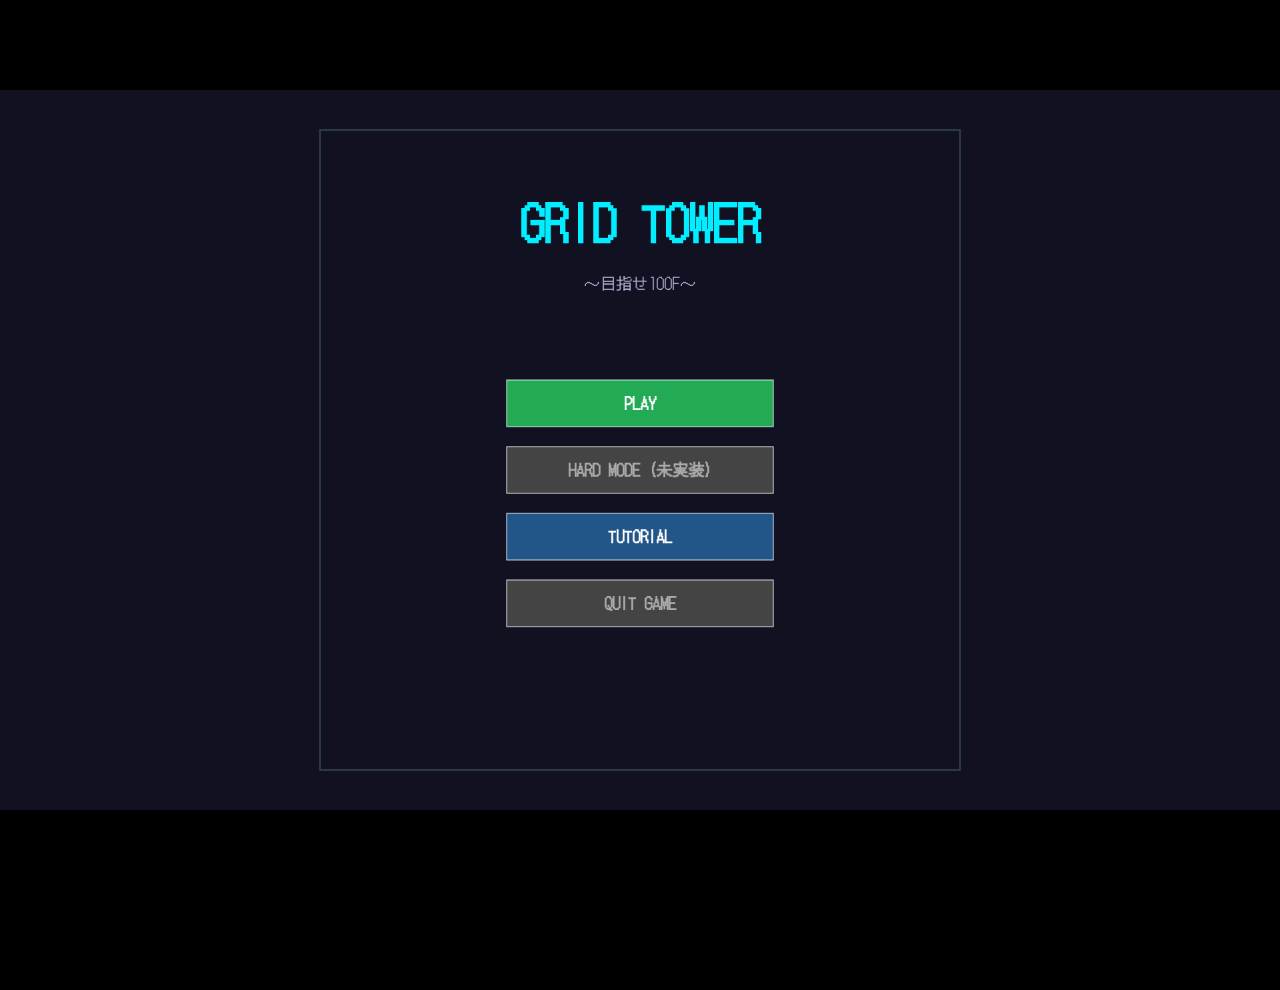
<file: templates/index_55_2.html>
<!DOCTYPE html>
<html lang="ja">
<head>
<meta charset="UTF-8">
<meta name="viewport" content="width=device-width, initial-scale=1.0">
<title>GRID TOWER ～目指せ100F～</title>
<link rel="preconnect" href="https://fonts.googleapis.com">
<link rel="preconnect" href="https://fonts.gstatic.com" crossorigin>
<link href="https://fonts.googleapis.com/css2?family=DotGothic16&display=swap" rel="stylesheet">
<style>
  * { margin: 0; padding: 0; box-sizing: border-box; }
  html, body {
    width: 100%; height: 100%;
    background: #000;
    display: flex; align-items: center; justify-content: center;
    overflow: hidden;
    user-select: none;
  }
  #wrapper {
    position: relative;
    width: 1920px; height: 1080px;
  }
  canvas {
    display: block;
    background: #111122;
    cursor: default;
    font-family: 'DotGothic16', sans-serif;
  }
</style>
</head>
<body>
<div id="wrapper">
  <canvas id="gameCanvas" width="1920" height="1080"></canvas>
</div>

<script>
// ============================================================
// チュートリアルステップ定義 (tutorial_data.py 由来)
// ============================================================
const TUTORIAL_STEPS = [
  { step: 1, text: "画面の見方を確認しましょう。\n中央がゲームエリア、左パネルにスコアとHP、\n右パネルに現在の階層（FLOOR）が表示されます。", condition_type: "wait_input", allowed_keys: ["f"], highlight: "ui" },
  { step: 2, text: "プレイヤーの移動\n「A」キーで左、「D」キーで右に動かせます。\n実際に左右へ移動してみましょう。", condition_type: "player_move", allowed_keys: ["a", "d"], highlight: "player" },
  { step: 3, text: "ジャンプ\n「W」キーでジャンプします。\nブロックの上に乗ったり、落下を避けるのに使います。", condition_type: "player_jump", allowed_keys: ["a", "d", "w"], highlight: "player" },
  { step: 4, text: "ブロックの左右移動\n「←」「→」キー、またはマウスの左右クリックで\n落下中のブロックを左右に動かせます。", condition_type: "block_move", allowed_keys: ["a", "d", "w", "left", "right"], highlight: "block" },
  { step: 5, text: "ブロックの回転\n「Space」キーを押すとブロックが回転します。\n実際に回転させてみましょう。", condition_type: "block_rotate", allowed_keys: ["a", "d", "w", "left", "right", "space"], highlight: "block" },
  { step: 6, text: "落下速度アップ\n「↓」キーまたはマウスの中クリックを押している間、ブロックが速く落ちます。\n押し続けて速度アップを体験してみましょう。", condition_type: "block_speed", allowed_keys: ["a", "d", "w", "left", "right", "space", "down"], highlight: "block" },
  { step: 7, text: "ハードドロップ\n「↓」キーまたはマウスの中クリックを素早く2回押すと、ブロックが即座に落下・固定されます。\nダブルタップで試してみましょう。", condition_type: "hard_drop", allowed_keys: ["a", "d", "w", "left", "right", "space", "down"], highlight: "block" },
  { step: 8, text: "ラインを消す\n横一列をブロックで埋めるとラインが消え、スコアと階層が上がります。\n最下段の空いている2マスを埋めて、1ライン消去してみましょう。", condition_type: "line_clear", allowed_keys: ["all"], highlight: "none" },
  { step: 9, text: "ビームの回避\n一定周期でプレイヤーを狙うビームが降ってきます。\n画面上部に「WARNING」が出たら、赤い範囲から逃げてください。\nビームを受けずに回避するとクリアです。", condition_type: "beam_evade", allowed_keys: ["all"], highlight: "warning" },
  { step: 10, text: "チュートリアル完了！\n基本操作はすべて習得しました。\nブロックを積み上げて、できるだけ高い階層を目指しましょう！", condition_type: "wait_input", allowed_keys: ["f"], highlight: "none" }
];

// ============================================================
// ブロックデータ (block_data.py 由来)
// ============================================================
const BLOCKS = [
  { shape_id:1, name:"square",  shape:[[0,0],[1,0],[0,1],[1,1]], color:"#ffee00", outline:"#bbaa00" },
  { shape_id:2, name:"I4",      shape:[[0,0],[0,1],[0,2],[0,3]], color:"#00eeff", outline:"#0099bb" },
  { shape_id:3, name:"I3",      shape:[[0,0],[0,1],[0,2]], color:"#55bbff", outline:"#2277bb" },
  { shape_id:4, name:"I2",      shape:[[0,0],[0,1]], color:"#aaddff", outline:"#6699bb" },
  { shape_id:5, name:"skew2",   shape:[[0,0],[1,1]], color:"#77ffaa", outline:"#22bb66" },
  { shape_id:6, name:"T",       shape:[[0,0],[1,0],[2,0],[1,1]], color:"#cc44ff", outline:"#881199" },
  { shape_id:7, name:"L",       shape:[[0,0],[0,1],[0,2],[1,2]], color:"#ff8800", outline:"#bb5500" },
  { shape_id:8, name:"J",       shape:[[1,0],[1,1],[0,2],[1,2]], color:"#4488ff", outline:"#2255bb" },
  { shape_id:9, name:"S",       shape:[[1,0],[2,0],[0,1],[1,1]], color:"#44ff66", outline:"#229944" },
  { shape_id:10,name:"Z",       shape:[[0,0],[1,0],[1,1],[2,1]], color:"#ff3333", outline:"#bb1111" },
  { shape_id:11,name:"stairs",  shape:[[1,0],[0,1],[1,1]], color:"#ff00ff", outline:"#aa00aa" },
  { shape_id:12,name:"concave", shape:[[0,0],[2,0],[0,1],[1,1],[2,1]], color:"#ff9955", outline:"#cc6622" },
  { shape_id:13,name:"T_inv",   shape:[[0,0],[1,0],[2,0],[1,1],[1,2]], color:"#ff6699", outline:"#bb2255" },
  { shape_id:14,name:"cross",   shape:[[1,0],[0,1],[1,1],[2,1],[1,2]], color:"#ffcc00", outline:"#bb8800" },
  { shape_id:15,name:"battan",  shape:[[0,0],[2,0],[1,1],[0,2],[2,2]], color:"#00ffcc", outline:"#00aa88" },
  { shape_id:16,name:"H",       shape:[[0,0],[2,0],[0,1],[2,1]], color:"#ff44aa", outline:"#bb1177" },
  { shape_id:17,name:"O_frame", shape:[[0,0],[1,0],[2,0],[0,1],[2,1],[0,2],[1,2],[2,2]], color:"#ffdd44", outline:"#bb9900" },
  { shape_id:18,name:"one",     shape:[[0,0]], color:"#ffffff", outline:"#aaaaaa" }
];
const RARE_BLOCK_IDS = [12, 13, 14, 15, 16, 17, 18];
const BLOCK_COLOR_MAP = {
  1: {fill:"#887700", outline:"#554400"},
  2: {fill:"#007788", outline:"#004455"},
  3: {fill:"#225588", outline:"#113355"},
  4: {fill:"#556677", outline:"#334455"},
  5: {fill:"#227744", outline:"#114422"},
  6: {fill:"#662288", outline:"#440055"},
  7: {fill:"#884400", outline:"#552200"},
  8: {fill:"#224488", outline:"#112255"},
  9: {fill:"#226633", outline:"#115533"},
  10:{fill:"#881111", outline:"#550000"},
  11:{fill:"#880088", outline:"#550055"},
  12:{fill:"#884422", outline:"#552211"},
  13:{fill:"#883344", outline:"#551122"},
  14:{fill:"#886600", outline:"#554400"},
  15:{fill:"#007755", outline:"#004433"},
  16:{fill:"#882255", outline:"#551133"},
  17:{fill:"#886611", outline:"#554400"},
  18:{fill:"#777777", outline:"#444444"}
};

// ============================================================
// 定数
// ============================================================
const SCREEN_WIDTH  = 1920;
const SCREEN_HEIGHT = 1080;
const GAME_LEFT     = 640;
const GAME_RIGHT    = 1280;
const GAME_TOP      = 40;
const GAME_BOTTOM   = 1040;
const GRID_SIZE     = 40;
const MAP_WIDTH     = 16;
const MAP_HEIGHT    = 25;

const GRAVITY    = 0.8;
const JUMP_SPEED = -14.0;
const MOVE_SPEED = 4;
const PUSH_DELAY = 15;
const P_HALF_W   = 15;
const P_HALF_H   = 30;

const BLOCK_FALL_INTERVAL      = 20;
const BLOCK_FALL_INTERVAL_FAST = 2;
const SCORE_PER_LINE           = 100;
const LINES_PER_FLOOR          = 1;
const MAX_HP                   = 5;
const INVINCIBLE_FRAMES         = 180;

const BEAM_CYCLE       = 600;
const BEAM_WARNING     = 120;
const BEAM_WIDTH       = 3;
const BEAM_SHOW_FRAMES = 90;

const BLOCK_MOVE_INITIAL_DELAY = 12;
const BLOCK_MOVE_REPEAT_DELAY  = 4;
const COMBO_BUFFER_FRAMES      = 180;
const LINE_CLEAR_INTERVAL      = 6;
const NORMAL_BLOCK_NO_REPEAT_WINDOW = 3;

const FIXED_TERRAIN_BASE = 90000;
const PUZZLE_BLUE_ID     = 3001;
const PUZZLE_RED_ID      = 3002;
const TRAP_GRACE_FRAMES  = 45;
const BIG_BEAM_WARN_FRAMES = 30;
const BIG_BEAM_FIRE_FRAMES = 20;

// ============================================================
// マップ・フェーズ配置データ (boss_data.py 由来)
// ============================================================
const BOSS_20F_MAP = [
  [0,0,0,0,0,0,0,0,0,0,0,0,0,0,9999,9999],
  [0,0,0,0,0,0,0,0,0,0,0,0,0,0,9999,9999],
  [0,0,0,1,1,1,1,1,1,1,1,1,1,1,1,1],
  [1,0,0,0,0,0,0,0,0,0,0,0,0,0,0,0],
  [0,0,0,0,0,0,0,0,0,0,0,0,0,0,0,0],
  [0,0,0,0,0,0,1,0,0,0,0,0,0,0,0,0],
  [0,1,0,0,0,0,1,0,0,0,0,0,0,0,0,0],
  [0,1,0,0,0,0,0,0,0,1,0,0,0,0,0,0],
  [0,0,0,0,1,0,0,0,0,1,0,0,0,0,0,0],
  [0,0,0,0,1,0,0,0,0,0,0,0,1,0,0,0],
  [0,0,0,0,0,0,0,0,0,0,0,0,0,0,0,0],
  [0,0,0,0,0,0,0,0,0,0,0,0,0,0,0,0],
  [1,1,1,1,1,1,1,1,1,1,1,1,1,1,0,0],
  [0,0,0,0,0,0,0,0,0,0,0,0,0,0,0,0],
  [0,0,0,0,0,0,0,0,0,0,0,0,0,0,0,0],
  [0,0,0,0,0,0,0,0,0,0,0,0,0,0,0,1],
  [0,0,0,0,0,0,0,0,0,0,0,0,0,1,0,1],
  [0,0,0,0,0,0,0,0,0,0,0,1,0,1,0,0],
  [0,0,0,0,0,0,0,0,0,1,0,1,0,0,0,0],
  [0,0,0,0,0,0,0,1,0,1,0,0,0,0,0,0],
  [0,0,0,0,0,1,0,1,0,0,0,0,0,0,0,0],
  [0,0,0,1,0,1,0,0,0,0,0,0,0,0,0,0],
  [0,1,0,1,0,0,0,0,0,0,0,0,0,0,0,0],
  [0,0,0,0,0,0,0,0,0,0,0,0,0,0,0,0],
  [0,0,0,0,0,0,0,0,0,0,0,0,0,0,0,0]
];

const BOSS_30F_PHASE_1 = [
  [0,0,0,0,0,0,0,0,0,0,0,0,0,0,0,0],[0,0,0,0,0,0,0,0,0,0,0,0,0,0,0,0],[0,0,0,0,0,0,0,0,0,0,0,0,0,0,0,0],[0,0,0,0,0,0,0,0,0,0,0,0,0,0,0,0],
  [0,0,0,0,0,0,0,0,0,0,0,0,0,0,0,0],[0,0,0,0,0,0,0,0,0,0,0,0,0,0,0,0],[0,0,0,0,0,0,0,0,0,0,0,0,0,0,0,0],[0,0,0,0,0,0,0,0,0,0,0,0,0,0,0,0],
  [0,0,0,0,0,0,0,0,0,0,0,0,0,0,0,0],[0,0,0,0,0,0,0,0,0,0,0,0,0,0,0,0],[0,0,0,0,0,0,0,0,0,0,0,0,0,0,0,0],[0,0,0,0,0,0,0,0,0,0,0,0,0,0,0,0],
  [0,0,0,0,0,0,0,0,0,0,0,0,0,0,0,0],[0,0,0,0,0,0,0,0,0,0,0,0,0,0,0,0],[0,0,0,0,0,0,0,0,0,0,0,0,0,0,0,0],[0,0,0,0,0,0,0,0,0,0,0,0,0,0,0,0],
  [0,0,0,0,0,0,0,0,0,0,0,0,0,0,0,0],[0,0,0,0,0,0,0,0,0,0,0,0,0,0,0,0],[0,0,0,0,0,0,0,0,0,0,0,0,0,0,0,0],[0,0,0,0,0,0,0,0,0,0,0,0,0,0,0,0],
  [0,0,0,0,0,0,0,0,0,0,0,1,1,1,0,0],[0,0,0,0,0,0,0,0,0,0,0,1,1,1,0,0],[0,0,0,1,0,0,0,0,0,0,0,1,1,1,0,0],[0,0,1,1,1,0,0,0,0,1,0,0,0,0,0,0],
  [0,1,1,1,1,1,0,0,1,1,1,0,0,0,0,0]
];

const BOSS_30F_PHASE_2 = [
  [0,0,0,0,0,0,0,0,0,0,0,0,0,0,0,0],[0,0,0,0,0,0,0,0,0,0,0,0,0,0,0,0],[0,0,0,0,0,0,0,0,0,0,0,0,0,0,0,0],[0,0,0,0,0,0,0,0,0,0,0,0,0,0,0,0],
  [0,0,0,0,0,0,0,0,0,0,0,0,0,0,0,0],[0,0,0,0,0,0,0,0,0,0,0,0,0,0,0,0],[0,0,0,0,0,0,0,0,0,0,0,0,0,0,0,0],[0,0,0,0,0,0,0,0,0,0,0,0,0,0,0,0],
  [0,0,0,0,0,0,0,0,0,0,0,0,0,0,0,0],[0,0,0,0,0,0,0,0,0,0,0,0,0,0,0,0],[0,0,0,0,0,0,0,0,0,0,0,0,0,0,0,0],[0,0,0,0,0,0,0,0,0,0,0,0,0,0,0,0],
  [0,0,0,0,0,0,0,0,0,0,0,0,0,0,0,0],[0,0,0,0,0,0,0,0,0,0,0,0,0,0,0,0],[0,0,0,0,0,0,0,0,0,0,0,0,0,0,0,0],[0,0,0,0,0,0,0,0,0,0,0,0,0,0,0,0],
  [0,0,0,0,0,0,0,0,0,0,0,0,0,0,0,0],[0,0,0,0,0,0,0,0,0,0,0,0,0,0,0,0],[0,0,0,0,0,0,0,0,0,0,0,0,0,0,0,0],[0,0,0,0,0,0,0,0,0,0,0,0,0,0,0,0],
  [0,0,0,0,0,0,1,0,0,0,0,0,0,0,0,0],[0,1,2,1,0,0,2,0,1,1,0,0,0,0,0,0],[0,0,1,0,0,0,1,0,0,0,0,0,0,0,1,0],[0,0,0,0,0,0,1,0,0,0,0,0,1,1,0,0],
  [0,0,0,0,0,0,1,0,0,1,1,0,1,1,0,0]
];

const BOSS_30F_PHASE_3 = [
  [0,0,0,0,0,0,0,0,0,0,0,0,0,0,0,0],[0,0,0,0,0,0,0,0,0,0,0,0,0,0,0,0],[0,0,0,0,0,0,0,0,0,0,0,0,0,0,0,0],[0,0,0,0,0,0,0,0,0,0,0,0,0,0,0,0],
  [0,0,0,0,0,0,0,0,0,0,0,0,0,0,0,0],[0,0,0,0,0,0,0,0,0,0,0,0,0,0,0,0],[0,0,0,0,0,0,0,0,0,0,0,0,0,0,0,0],[0,0,0,0,0,0,0,0,0,0,0,0,0,0,0,0],
  [0,0,0,0,0,0,0,0,0,0,0,0,0,0,0,0],[0,0,0,0,0,0,0,0,0,0,0,0,0,0,0,0],[0,0,0,0,0,0,0,0,0,0,0,0,0,0,0,0],[0,0,0,0,0,0,0,0,0,0,0,0,0,0,0,0],
  [0,0,0,0,0,0,0,0,0,0,0,0,0,0,0,0],[0,0,0,0,0,0,0,0,0,0,0,0,0,0,0,0],[0,0,0,0,0,0,0,0,0,0,1,0,0,0,0,0],[0,0,0,0,0,0,0,0,0,0,0,1,0,0,0,0],
  [0,0,0,0,0,0,0,0,0,0,1,0,1,0,0,0],[0,0,0,0,0,0,0,0,0,1,0,0,0,1,1,0],[0,1,0,1,0,0,0,0,0,0,0,2,0,0,1,0],[0,0,1,0,0,0,0,0,0,0,2,2,2,0,1,0],
  [0,2,1,0,0,0,0,0,0,0,0,2,0,0,1,0],[0,0,1,0,0,0,1,0,0,0,0,0,0,0,1,0],[0,0,0,0,0,1,0,1,0,0,0,0,0,0,0,0],[0,0,0,0,1,0,2,0,1,0,0,0,0,0,0,0],
  [0,0,0,1,0,2,2,2,0,1,0,0,0,2,2,2]
];

const BOSS_30F_PHASES = [BOSS_30F_PHASE_1, BOSS_30F_PHASE_2, BOSS_30F_PHASE_3];

const BOSS_40F_MAP = [
  [0,0,0,0,0,0,0,0,0,0,0,0,0,0,0,0],[0,0,0,0,0,0,0,0,0,0,0,0,0,0,0,0],[0,1,1,0,0,0,0,0,0,0,0,0,0,1,1,0],[0,0,0,1,0,0,0,1,1,0,0,0,1,0,0,0],
  [0,0,0,0,1,0,0,0,0,0,0,1,0,0,0,0],[0,0,0,0,0,0,0,0,0,0,0,0,0,0,0,0],[0,0,0,0,0,0,0,0,0,0,0,0,0,0,0,0],[0,0,0,0,0,1,1,1,1,1,1,0,0,0,0,0],
  [0,0,0,0,0,0,0,0,0,0,0,0,0,0,0,0],[0,0,0,0,0,0,0,0,0,0,0,0,0,0,0,0],[1,1,1,1,1,1,0,0,0,0,1,1,1,1,1,1],[0,0,0,0,0,0,0,0,0,0,0,0,0,0,0,0],
  [0,0,0,0,0,0,0,0,0,0,0,0,0,0,0,0],[0,1,1,0,0,0,0,1,1,0,0,0,0,1,1,0],[0,0,0,0,0,0,0,0,0,0,0,0,0,0,0,0],[0,0,0,0,0,0,0,0,0,0,0,0,0,0,0,0],
  [0,0,1,1,1,1,1,0,0,1,1,1,1,1,0,0],[0,0,0,0,0,0,0,0,0,0,0,0,0,0,0,0],[0,0,0,0,0,0,0,0,0,0,0,0,0,0,0,0],[1,1,1,0,0,0,1,1,1,1,0,0,0,1,1,1],
  [0,0,0,0,0,0,0,0,0,0,0,0,0,0,0,0],[0,0,0,0,0,0,0,0,0,0,0,0,0,0,0,0],[0,0,0,1,1,1,0,0,0,0,1,1,1,0,0,0],[0,0,0,0,0,0,0,0,0,0,0,0,0,0,0,0],
  [0,0,0,0,0,0,0,0,0,0,0,0,0,0,0,0]
];

function encode_fixed_terrain(serial) { return FIXED_TERRAIN_BASE + serial; }
function is_fixed_terrain(block_id) { return block_id >= FIXED_TERRAIN_BASE && block_id !== 9999; }

// ============================================================
// BossManager クラス (boss_data.py 完全互換)
// ============================================================
class BossManager {
  constructor() { this.reset_all(); }
  reset_all() {
    this.savedBlockMap = null;
    this.isBossActive = false;
    this.bossFloor = 10;
    this.bossHp = 0;
    this.cursedBeamActive = false;
    this.bossTimer = 0;
    this.targetReached = false;
    
    // 30F
    this.puzzleMap = null;
    this.boss30PhaseIndex = 0;
    this.boss30Hp = 0;
    this.boss30Timer = 0;
    this.trapActive = false;
    this.trapTimer = 0;
    this.bigBeamPhase = "none";
    this.bigBeamTimer = 0;
    this.trapBlinkOn = true;
    this.boss30Cleared = false;
    
    // 40F
    this.boss40Step = 0;
    this.boss40Timer = 0;
    this.boss40SearchCount = 0;
    this.boss40LaserPhase = "none";
    this.boss40ActiveCols = [];
    this.boss40ActiveRows = [];
  }
  saveCurrentMap(blockMap) { this.savedBlockMap = blockMap.map(row => [...row]); }
  restorePreviousMap(state) { if (this.savedBlockMap) { state.blockMap = this.savedBlockMap.map(row => [...row]); } }
  
  generateBossStage(state, floor) {
    this.bossFloor = floor;
    this.isBossActive = true;
    state.blockMap = Array.from({length: MAP_HEIGHT}, () => new Array(MAP_WIDTH).fill(0));
    
    if (floor === 10) {
      const startY = MAP_HEIGHT - 8;
      for (let y = startY; y < MAP_HEIGHT; y++) {
        const holeX = Math.floor(Math.random() * MAP_WIDTH);
        const mapValue = encode_fixed_terrain(state.nextSerial);
        for (let x = 0; x < MAP_WIDTH; x++) { if (x !== holeX) state.blockMap[y][x] = mapValue; }
        state.nextSerial += 1;
      }
      this.bossHp = 8;
    } else if (floor === 20) {
      for (let y = 0; y < MAP_HEIGHT; y++) {
        for (let x = 0; x < MAP_WIDTH; x++) {
          let val = BOSS_20F_MAP[y][x];
          if (val === 9999) state.blockMap[y][x] = 9999;
          else if (val > 0) state.blockMap[y][x] = encode_fixed_terrain(state.nextSerial);
        }
      }
      state.nextSerial += 1;
      this.bossTimer = 3600;
      this.targetReached = false;
    } else if (floor === 30) {
      this.boss30PhaseIndex = 0;
      this.boss30Hp = 3;
      this.boss30Timer = 3600;
      this.trapActive = false;
      this.trapTimer = 0;
      this.bigBeamPhase = "none";
      this.bigBeamTimer = 0;
      this.boss30Cleared = false;
      this.generate_puzzle_pattern();
    } else if (floor === 40) {
      for (let y = 0; y < MAP_HEIGHT; y++) {
        for (let x = 0; x < MAP_WIDTH; x++) {
          if (BOSS_40F_MAP[y][x] === 1) state.blockMap[y][x] = encode_fixed_terrain(state.nextSerial);
        }
      }
      state.nextSerial += 1;
      this.bossTimer = 3600;
      this.targetReached = false;
      this.init_boss40_state();
    }
  }

  generate_puzzle_pattern() {
    let grid = BOSS_30F_PHASES[this.boss30PhaseIndex % BOSS_30F_PHASES.length];
    this.puzzleMap = Array.from({length: MAP_HEIGHT}, () => new Array(MAP_WIDTH).fill(0));
    for (let y = 0; y < MAP_HEIGHT; y++) {
      for (let x = 0; x < MAP_WIDTH; x++) {
        if (grid[y][x] === 1) this.puzzleMap[y][x] = PUZZLE_BLUE_ID;
        else if (grid[y][x] === 2) this.puzzleMap[y][x] = PUZZLE_RED_ID;
      }
    }
  }

  check_blue_complete(state) {
    if (!this.puzzleMap) return false;
    for (let y = 0; y < MAP_HEIGHT; y++) {
      for (let x = 0; x < MAP_WIDTH; x++) {
        if (this.puzzleMap[y][x] === PUZZLE_BLUE_ID && state.blockMap[y][x] < 1) return false;
      }
    }
    return true;
  }

  check_red_filled(state) {
    if (!this.puzzleMap) return false;
    for (let y = 0; y < MAP_HEIGHT; y++) {
      for (let x = 0; x < MAP_WIDTH; x++) {
        if (this.puzzleMap[y][x] === PUZZLE_RED_ID && state.blockMap[y][x] >= 1) return true;
      }
    }
    return false;
  }

  reset_30f_round(state) {
    state.blockMap = Array.from({length: MAP_HEIGHT}, () => new Array(MAP_WIDTH).fill(0));
    this.generate_puzzle_pattern();
    this.boss30Timer = 3600;
    this.trapActive = false;
    this.trapTimer = 0;
  }

  advance_30f_phase(state) {
    this.boss30PhaseIndex += 1;
    this.reset_30f_round(state);
  }

  trigger_big_beam() {
    if (this.bigBeamPhase === "none") { this.bigBeamPhase = "warning"; this.bigBeamTimer = BIG_BEAM_WARN_FRAMES; }
  }

  update_boss30_logic(state, playerGx, playerInvincible) {
    if (this.bigBeamPhase !== "none") {
      this.bigBeamTimer -= 1;
      if (this.bigBeamPhase === "warning" && this.bigBeamTimer <= 0) {
        this.bigBeamPhase = "firing"; this.bigBeamTimer = BIG_BEAM_FIRE_FRAMES;
        if (playerGx !== 0 && playerGx !== MAP_WIDTH - 1 && playerInvincible === 0) return "damage";
      } else if (this.bigBeamPhase === "firing" && this.bigBeamTimer <= 0) {
        this.bigBeamPhase = "none";
      }
      return "running";
    }
    this.boss30Timer -= 1;
    if (this.boss30Timer <= 0) { this.trigger_big_beam(); return "running"; }
    if (this.check_red_filled(state)) {
      if (!this.trapActive) { this.trapActive = true; this.trapTimer = TRAP_GRACE_FRAMES; }
      else { this.trapTimer -= 1; if (this.trapTimer <= 0) { this.trigger_big_beam(); return "running"; } }
    } else { this.trapActive = false; this.trapTimer = 0; }
    
    if (this.check_blue_complete(state)) {
      this.boss30Hp -= 1;
      if (this.boss30Hp <= 0) return "victory";
      else { this.advance_30f_phase(state); return "advance"; }
    }
    return "running";
  }

  init_boss40_state() {
    this.boss40Step = 0; this.boss40Timer = 20; this.boss40SearchCount = 0;
    this.boss40LaserPhase = "none"; this.boss40ActiveCols = []; this.boss40ActiveRows = [];
  }

  update_boss40_logic(player) {
    this.bossTimer -= 1;
    if (this.bossTimer <= 0) return "clear";
    this.boss40Timer -= 1;
    
    const WARN_F = 60, FIRE_F = 60, CYCLE_F = WARN_F + FIRE_F;
    if (this.boss40Step === 0) {
      if (this.boss40Timer > 0) {
        this.boss40LaserPhase = "none"; this.boss40ActiveCols = []; this.boss40ActiveRows = [];
        return "running";
      } else { this.boss40Step = 1; this.boss40Timer = CYCLE_F; this.boss40SearchCount = 0; }
    }
    if (this.boss40Timer <= 0) {
      if (this.boss40Step === 7) {
        this.boss40SearchCount += 1;
        if (this.boss40SearchCount < 3) this.boss40Timer = CYCLE_F;
        else { this.boss40SearchCount = 0; this.boss40Step += 1; this.boss40Timer = CYCLE_F; }
      } else { this.boss40Step += 1; this.boss40Timer = CYCLE_F; }
      if (this.boss40Step > 12) { this.boss40Step = 1; this.boss40SearchCount = 0; }
    }
    
    this.boss40LaserPhase = (this.boss40Timer > FIRE_F) ? "warning" : "firing";
    
    if (this.boss40Step === 1) { this.boss40ActiveCols = []; this.boss40ActiveRows = [18, 19, 23, 24]; }
    else if (this.boss40Step === 2) { this.boss40ActiveCols = [3,4,5,6,7,8,9,10,11,12]; this.boss40ActiveRows = []; }
    else if (this.boss40Step === 3) { this.boss40ActiveCols = [12,13,14,15]; this.boss40ActiveRows = []; }
    else if (this.boss40Step === 4) { this.boss40ActiveCols = [8,9,10,11]; this.boss40ActiveRows = []; }
    else if (this.boss40Step === 5) { this.boss40ActiveCols = [4,5,6,7]; this.boss40ActiveRows = []; }
    else if (this.boss40Step === 6) { this.boss40ActiveCols = [0,1,2,3]; this.boss40ActiveRows = []; }
    else if (this.boss40Step === 7) {
      if (this.boss40Timer === CYCLE_F) {
        let pGx = Math.floor((player.x - GAME_LEFT) / GRID_SIZE);
        let pGy = Math.floor((player.y - GAME_TOP) / GRID_SIZE);
        this.boss40ActiveCols = [-1,0,1].map(i => Math.max(0, Math.min(15, pGx + i)));
        this.boss40ActiveRows = [-1,0,1].map(i => Math.max(0, Math.min(24, pGy + i)));
      }
    }
    else if (this.boss40Step === 8) { this.boss40ActiveCols = []; this.boss40ActiveRows = [16,17,18,19,20,21,22,23,24]; }
    else if (this.boss40Step === 9) { this.boss40ActiveCols = [2,5,8,11,14]; this.boss40ActiveRows = [4,9,14,19,24]; }
    else if (this.boss40Step === 10) { this.boss40ActiveCols = [8,9,10,11,12,13,14,15]; this.boss40ActiveRows = []; }
    else if (this.boss40Step === 11) { this.boss40ActiveCols = [0,1,2,3,4,5,6,7]; this.boss40ActiveRows = []; }
    else if (this.boss40Step === 12) {
      this.boss40ActiveCols = [4,5,6,7,8,9,10,11];
      this.boss40ActiveRows = [6,7,8,9,10,11,12,13,14,15,16,17];
    }
    return "running";
  }
}
const bossSys = new BossManager();

// ============================================================
// ユーティリティ
// ============================================================
const _ghostColorCache = {};
function darkenColor(hex, factor = 0.25) {
  if (!hex.startsWith("#")) return "#333333";
  if (_ghostColorCache[hex + factor]) return _ghostColorCache[hex + factor];
  let r = parseInt(hex.slice(1,3),16);
  let g = parseInt(hex.slice(3,5),16);
  let b = parseInt(hex.slice(5,7),16);
  r = Math.floor(r * factor); g = Math.floor(g * factor); b = Math.floor(b * factor);
  const result = `#${r.toString(16).padStart(2,'0')}${g.toString(16).padStart(2,'0')}${b.toString(16).padStart(2,'0')}`;
  _ghostColorCache[hex + factor] = result;
  return result;
}

function getOrdinal(n) {
  const v = n % 100; if (v >= 11 && v <= 13) return "th";
  switch (n % 10) { case 1: return "st"; case 2: return "nd"; case 3: return "rd"; default: return "th"; }
}

function capFloorAtBoss(state) {
  if (state.floor >= 10 && !bossSys.cursedBeamActive) state.floor = 10;
  else if (state.floor >= 20 && !bossSys.targetReached) state.floor = 20;
  else if (state.floor >= 30 && !bossSys.boss30Cleared) state.floor = 30;
  else if (state.floor >= 40) state.floor = 40;
}

function flushLineClearQueue(state, awardScore = true) {
  if (awardScore) state.score += SCORE_PER_LINE * state.lineClearQueue.length;
  state.lineClearQueue = []; state.lineClearTimer = 0;
}

function getBeamCycle(floor) {
  if (bossSys.cursedBeamActive) return 1800;
  if (floor < 10) return Infinity;
  if (floor >= 90) return 200;
  return 600 - Math.floor((floor - 10) / 10) * 50;
}

function getFallInterval(floor) {
  if (floor >= 90) return 6;
  if (floor >= 80) return 7;
  if (floor >= 70) return 8;
  if (floor >= 60) return 9;
  if (floor >= 50) return 10;
  if (floor >= 40) return 12;
  if (floor >= 30) return 14;
  if (floor >= 20) return 16;
  if (floor >= 10) return 18;
  return 20;
}

// ============================================================
// シーン管理
// ============================================================
let scene = "title";
let prevScene = "game";
let _btnRects = {};

// ============================================================
// クラス定義
// ============================================================
class TutorialState {
  constructor() { this.reset(); }
  currentStepData() { return this.stepIdx < TUTORIAL_STEPS.length ? TUTORIAL_STEPS[this.stepIdx] : null; }
  isBlockFrozen() { let sd = this.currentStepData(); return sd ? sd.step <= 3 : false; }
  isWaitingForAck() { return !this.started; }
  reset() { this.stepIdx = 0; this.isCleared = false; this.flags = {}; this.initialVal = 0; this.stepTimer = 0; this._needsSetup = true; this.blockIndex = 0; this.started = false; }
  advance() { this.stepIdx += 1; this.isCleared = false; this.flags = {}; this.initialVal = 0; this.stepTimer = 0; this._needsSetup = true; this.started = false; }
  setCleared() { this.isCleared = true; }
}

function tutSetupStep(tutState, state, player, fb, beam = null) {
  tutState._needsSetup = false;
  const sd = tutState.currentStepData(); if (!sd) return;
  if (sd.step === 2) tutState.initialVal = player.x;
  else if (sd.step === 4) tutState.initialVal = fb.x;
  else if (sd.step === 8) {
    tutState.initialVal = state.score;
    state.blockMap = Array.from({length: MAP_HEIGHT}, () => new Array(MAP_WIDTH).fill(0));
    for (let x = 0; x < MAP_WIDTH; x++) state.blockMap[MAP_HEIGHT - 1][x] = 1001;
    state.blockMap[MAP_HEIGHT - 1][Math.floor(MAP_WIDTH / 2)] = 0;
    state.blockMap[MAP_HEIGHT - 1][Math.floor(MAP_WIDTH / 2) - 1] = 0;
  } else if (sd.step === 9) {
    tutState.initialVal = player.hp;
    if (beam) { beam.phase = "wait"; beam.timer = 1800 - 120 - 60; }
  }
}

function tutCheckStepCondition(tutState, state, player, fb, beam) {
  tutState.stepTimer += 1; if (tutState.isCleared) return;
  const sd = tutState.currentStepData(); if (!sd) return;
  const ctype = sd.condition_type;
  if (ctype === "player_move") { if (Math.abs(player.x - tutState.initialVal) > 80) tutState.setCleared(); }
  else if (ctype === "player_jump") { if (tutState.flags.jumped) tutState.setCleared(); }
  else if (ctype === "block_move") { if (Math.abs(fb.x - tutState.initialVal) > 0) tutState.setCleared(); }
  else if (ctype === "block_rotate") { if (tutState.flags.rotated) tutState.setCleared(); }
  else if (ctype === "block_speed") { if (tutState.flags.down_pressed) tutState.setCleared(); }
  else if (ctype === "hard_drop") { if (tutState.flags.hard_dropped) tutState.setCleared(); }
  else if (ctype === "line_clear") { if (state.score > tutState.initialVal) tutState.setCleared(); }
  else if (ctype === "beam_evade") {
    if (tutState.flags.beam_fired && player.hp >= tutState.initialVal) tutState.setCleared();
    else if (player.hp < tutState.initialVal) { tutState.flags.beam_fired = false; tutState.initialVal = player.hp; }
  }
}

class GameState {
  constructor() {
    this.blockMap = Array.from({length: MAP_HEIGHT}, () => new Array(MAP_WIDTH).fill(0));
    this.nextSerial = 1; this.blockCount = 0; this.rareCountdown = Math.floor(Math.random() * 5) + 28;
    this.keyStates = { w:false, a:false, s:false, d:false, space:false, down:false }; this.lastHkey = "";
    this.score = 0; this.floor = 1; this.floorLines = 0; this.downPressCount = 0; this.downDoubleTapTimer = 0;
    this.comboTotalLines = 0; this.comboCount = 0; this.comboBlocks = 0; this.pendingComboBlocks = 0; this.comboTimer = 0; this.comboEverActivated = false;
    this.gravityTimer = 0; this.pushedBlockIds = new Set(); this.pushGravityTimer = 0; this.lineClearQueue = []; this.lineClearTimer = 0; this.nextBlockData = null;
    this.notifiedFloor = 1; this.bgAnim = { active: false, y: 0, text: "", color: "" };
    this.recentNormalShapeIds = [];
  }
  getBlockCache() {
    let cache = {};
    for (let y = 0; y < MAP_HEIGHT; y++) {
      for (let x = 0; x < MAP_WIDTH; x++) {
        let bid = this.blockMap[y][x]; if (bid >= 1) { if (!cache[bid]) cache[bid] = []; cache[bid].push([x, y]); }
      }
    }
    return cache;
  }
}

class Player {
  constructor() { this.x = Math.floor((GAME_LEFT + GAME_RIGHT) / 2); this.y = GAME_BOTTOM - 20; this.vx = 0; this.vy = 0; this.isGrounded = false; this.pushTimerL = 0; this.pushTimerR = 0; this.hp = MAX_HP; this.invincible = 0; this.blinkVisible = true; }
}

class BeamState { constructor() { this.timer = 0; this.col = 0; this.showTimer = 0; this.phase = "wait"; this.blinkOn = true; } }
class BlockMoveState { constructor() { this.leftHeld = false; this.rightHeld = false; this.holdFrames = 0; this.repeatAcc = 0; } }

class FallingBlock {
  constructor() { this.x = 0; this.y = 0; this.timer = 0; this.shapeId = 1; this.shape = []; this.color = "#ffdd00"; this.outline = "#cc9900"; this.spawnBlock(new GameState(), null, true, false); }
  _pickBlockData(state, isTutorial, tutState) {
    if (isTutorial && tutState) { let normal = BLOCKS.filter(b => !RARE_BLOCK_IDS.includes(b.shape_id)); return normal[tutState.blockIndex % normal.length]; }
    if (RARE_BLOCK_IDS.length > 0 && state.rareCountdown <= 0) { return BLOCKS.find(b => b.shape_id === RARE_BLOCK_IDS[Math.floor(Math.random() * RARE_BLOCK_IDS.length)]); }
    let normal = BLOCKS.filter(b => !RARE_BLOCK_IDS.includes(b.shape_id));
    let candidates = normal.filter(b => !state.recentNormalShapeIds.includes(b.shape_id));
    if (candidates.length === 0) candidates = normal;
    let choice = candidates[Math.floor(Math.random() * candidates.length)];
    state.recentNormalShapeIds.push(choice.shape_id);
    if (state.recentNormalShapeIds.length > NORMAL_BLOCK_NO_REPEAT_WINDOW) state.recentNormalShapeIds.shift();
    return choice;
  }
  spawnBlock(state, tutState = null, isInit = false, isTutorial = false) {
    if (!isInit) { state.blockCount += 1; state.rareCountdown -= 1; }
    if (!state.nextBlockData) state.nextBlockData = this._pickBlockData(state, isTutorial, tutState);
    let data = (isTutorial && tutState) ? BLOCKS.filter(b => !RARE_BLOCK_IDS.includes(b.shape_id))[tutState.blockIndex % BLOCKS.filter(b => !RARE_BLOCK_IDS.includes(b.shape_id)).length] : state.nextBlockData;
    if (isTutorial && tutState) tutState.blockIndex += 1;
    state.nextBlockData = this._pickBlockData(state, isTutorial, tutState);
    if (!isTutorial && RARE_BLOCK_IDS.length > 0 && state.rareCountdown <= 0) state.rareCountdown = Math.floor(Math.random() * 5) + 28;
    this.shapeId = data.shape_id; this.shape = data.shape.map(([dx,dy]) => [dx,dy]); this.color = data.color; this.outline = data.outline;
    const maxDx = Math.max(...this.shape.map(([dx]) => dx));
    this.x = isTutorial ? Math.floor((MAP_WIDTH - maxDx) / 2) : Math.floor(Math.random() * (MAP_WIDTH - maxDx - 2)) + 1;
    this.y = 0; this.timer = 0;
  }
  getCells() { return this.shape.map(([dx,dy]) => [this.x + dx, this.y + dy]); }
  getGhostCells(state) {
    let ghostY = this.y; while (!checkCollision(state, this, this.x, ghostY + 1)) ghostY++;
    if (ghostY === this.y) return []; return this.shape.map(([dx,dy]) => [this.x + dx, ghostY + dy]);
  }
  rotateLeft(state) {
    let ns = this.shape.map(([dx,dy]) => [dy, -dx]);
    const minX = Math.min(...ns.map(([dx]) => dx)), minY = Math.min(...ns.map(([,dy]) => dy));
    ns = ns.map(([dx,dy]) => [dx - minX, dy - minY]); if (!this._collides(state, ns)) this.shape = ns;
  }
  _collides(state, shape) {
    for (const [dx,dy] of shape) {
      const tx = this.x + dx, ty = this.y + dy;
      if (tx < 0 || tx >= MAP_WIDTH || ty >= MAP_HEIGHT) return true;
      if (ty >= 0 && state.blockMap[ty][tx] >= 1) return true;
    }
    return false;
  }
}

// ============================================================
// 衝突・更新判定ロジック
// ============================================================
function checkCollision(state, fb, nx, ny) {
  for (const [dx,dy] of fb.shape) {
    const tx = nx + dx, ty = ny + dy;
    if (tx < 0 || tx >= MAP_WIDTH || ty >= MAP_HEIGHT) return true;
    if (ty >= 0 && state.blockMap[ty][tx] >= 1) return true;
  }
  return false;
}

function lockBlock(state, fb) {
  const mapValue = fb.shapeId * 1000 + state.nextSerial;
  for (const [gx,gy] of fb.getCells()) { if (gx >= 0 && gx < MAP_WIDTH && gy >= 0 && gy < MAP_HEIGHT) state.blockMap[gy][gx] = mapValue; }
  state.nextSerial += 1;
}

function checkLineClear(state, countCombo = true) {
  let existingRows = new Set(state.lineClearQueue); let newFullRows = [];
  for (let y = MAP_HEIGHT - 1; y >= 0; y--) {
    if (!state.blockMap[y].includes(0) && !existingRows.has(y) && !state.blockMap[y].includes(9999)) newFullRows.push(y);
  }
  if (newFullRows.length === 0) return;
  if (countCombo) {
    let lines = newFullRows.length; if (state.comboTimer <= 0) state.comboTotalLines = 0;
    state.comboTotalLines += lines; let prevCount = state.comboCount; state.comboCount = state.comboTotalLines - 1; state.comboTimer = COMBO_BUFFER_FRAMES;
    if (state.comboCount - prevCount > 0) { state.comboEverActivated = true; state.pendingComboBlocks += (state.comboCount - prevCount); }
    if (!bossSys.isBossActive) {
      let prevBonus = Math.floor(Math.max(prevCount - 1, 0) / 4), newBonus = Math.floor(Math.max(state.comboCount - 1, 0) / 4);
      if (newBonus > prevBonus) state.floor += (newBonus - prevBonus); capFloorAtBoss(state);
    }
  }
  for (let row of newFullRows) state.lineClearQueue.push(row);
}

function enqueueNewFullRows(state) {
  const existingRows = new Set(state.lineClearQueue);
  for (let y = MAP_HEIGHT - 1; y >= 0; y--) {
    if (!state.blockMap[y].includes(0) && !existingRows.has(y)) state.lineClearQueue.push(y);
  }
}

function processLineClearQueue(state) {
  if (state.lineClearQueue.length === 0) return;
  state.lineClearTimer += 1; if (state.lineClearTimer < LINE_CLEAR_INTERVAL) return;
  state.lineClearTimer = 0; let row = state.lineClearQueue.shift();
  if (state.blockMap[row].includes(0)) { enqueueNewFullRows(state); return; }
  for (let ty = row; ty > 0; ty--) state.blockMap[ty] = [...state.blockMap[ty - 1]];
  state.blockMap[0] = new Array(MAP_WIDTH).fill(0); state.score += SCORE_PER_LINE;
  state.lineClearQueue = state.lineClearQueue.map(r => r < row ? r - 1 : r);
  enqueueNewFullRows(state);

  if (bossSys.isBossActive && scene === "boss_10f") {
    bossSys.bossHp -= 1;
    if (bossSys.bossHp <= 0) {
      bossSys.isBossActive = false; scene = "game"; player.hp = MAX_HP; teleportPlayer(player);
      player.invincible = INVINCIBLE_FRAMES; beam.phase = "wait"; beam.timer = 0;
      bossSys.restorePreviousMap(state); bossSys.cursedBeamActive = true; state.floor = 11; state.notifiedFloor = 11;
      flushLineClearQueue(state, false);
    }
  } else {
    state.floorLines += 1; if (state.floorLines >= LINES_PER_FLOOR) { state.floor += 1; state.floorLines = 0; capFloorAtBoss(state); }
  }
}

function applyGravityPushOnly(state, fb) {
  if (scene === "boss_20f" || scene === "boss_40f" || state.pushedBlockIds.size === 0) return;
  state.pushGravityTimer += 1; const interval = state.keyStates.down ? BLOCK_FALL_INTERVAL_FAST : getFallInterval(state.floor);
  if (state.pushGravityTimer < interval) return;
  state.pushGravityTimer = 0;
  const fbCells = new Set(fb.getCells().map(c => `${c[0]},${c[1]}`)); const blockCache = state.getBlockCache();
  let existingIds = new Set(); state.pushedBlockIds.forEach(id => { if (blockCache[id]) existingIds.add(id); });
  state.pushedBlockIds = existingIds; if (state.pushedBlockIds.size === 0) return;
  let settledIds = new Set(), sortedIds = Array.from(state.pushedBlockIds).sort((a,b)=>a-b);
  for (let blockId of sortedIds) {
    if (is_fixed_terrain(blockId) || blockId === 9999) { settledIds.add(blockId); continue; }
    let cells = blockCache[blockId], canDrop = true;
    for (let [cx, cy] of cells) {
      let ny = cy + 1; if (ny >= MAP_HEIGHT) { canDrop = false; break; }
      if ((state.blockMap[ny][cx] >= 1 && state.blockMap[ny][cx] !== blockId) || fbCells.has(`${cx},${ny}`)) { canDrop = false; break; }
    }
    if (canDrop && cells.length > 0) {
      cells.sort((a,b) => b[1] - a[1]).forEach(([cx, cy]) => { state.blockMap[cy + 1][cx] = blockId; state.blockMap[cy][cx] = 0; });
    } else settledIds.add(blockId);
  }
  let movedIds = new Set(Array.from(state.pushedBlockIds).filter(id => !settledIds.has(id)));
  movedIds.forEach(blockId => {
    let cells = blockCache[blockId] || [], topCells = {};
    for (const [cx, cy] of cells) { if (!(cx in topCells) || cy < topCells[cx]) topCells[cx] = cy; }
    for (const cx in topCells) {
      let ay = topCells[cx] - 1; if (ay >= 0) { let aboveId = state.blockMap[ay][cx]; if (aboveId >= 1 && aboveId !== blockId) state.pushedBlockIds.add(aboveId); }
    }
  });
  settledIds.forEach(id => state.pushedBlockIds.delete(id));
  if (movedIds.size > 0) fb.timer = interval; if (settledIds.size > 0) checkLineClear(state, true);
}

function useComboBlock(state, fb) {
  if (state.comboBlocks <= 0 || scene.startsWith("boss_")) return;
  for (let gaps = 1; gaps < MAP_WIDTH; gaps++) {
    for (let y = MAP_HEIGHT - 1; y >= 0; y--) {
      if (state.blockMap[y].includes(9999)) continue;
      let emptyCols = []; for (let x=0; x<MAP_WIDTH; x++) if (state.blockMap[y][x] === 0) emptyCols.push(x);
      if (emptyCols.length === gaps) {
        let px = emptyCols[Math.floor(emptyCols.length / 2)], mapValue = 1 * 1000 + state.nextSerial;
        state.blockMap[y][px] = mapValue; state.nextSerial += 1; state.comboBlocks -= 1; checkLineClear(state, false); return;
      }
    }
  }
}

function teleportPlayer(p) { p.x = Math.floor((GAME_LEFT + GAME_RIGHT) / 2); p.y = GAME_TOP + 100; p.vy = 0; p.isGrounded = false; }
function teleportPlayerBoss20(p) { p.x = GAME_LEFT + 8 * GRID_SIZE; p.y = GAME_BOTTOM - P_HALF_H; p.vy = 0; p.isGrounded = false; }

function applyPlayerDamage(p) {
  p.hp = Math.max(0, p.hp - 1); p.invincible = INVINCIBLE_FRAMES;
  if (p.hp <= 0) scene = "gameover";
  else if (scene === "boss_20f" || scene === "boss_40f") teleportPlayerBoss20(p);
  else teleportPlayer(p);
}

function checkCrush(state, fb, p) {
  if (p.invincible > 0 || !p.isGrounded) return;
  const headGy = Math.floor((p.y - P_HALF_H - GAME_TOP) / GRID_SIZE);
  const lx = Math.floor((p.x - (P_HALF_W - 2) - GAME_LEFT) / GRID_SIZE);
  const rx = Math.floor((p.x + (P_HALF_W - 2) - GAME_LEFT) / GRID_SIZE);
  const fbCells = (scene === "boss_20f" || scene === "boss_40f") ? new Set() : new Set(fb.getCells().map(([x,y]) => `${x},${y}`));
  for (const cx of [lx, rx]) {
    if (cx < 0 || cx >= MAP_WIDTH) continue;
    if (fbCells.has(`${cx},${headGy}`) || (headGy >= 0 && headGy < MAP_HEIGHT && state.blockMap[headGy][cx] >= 1 && state.blockMap[headGy][cx] !== 9999)) {
      applyPlayerDamage(p); break;
    }
  }
}

function checkCrushHarddrop(state, p) {
  if (p.invincible > 0) return;
  const checkXs = [Math.floor((p.x - (P_HALF_W - 2) - GAME_LEFT) / GRID_SIZE), Math.floor((p.x + (P_HALF_W - 2) - GAME_LEFT) / GRID_SIZE)];
  const checkYs = [Math.floor((p.y - (P_HALF_H - 2) - GAME_TOP) / GRID_SIZE), Math.floor((p.y + (P_HALF_H - 2) - GAME_TOP) / GRID_SIZE)];
  for (const cy of checkYs) for (const cx of checkXs) {
    if (cx >= 0 && cx < MAP_WIDTH && cy >= 0 && cy < MAP_HEIGHT && state.blockMap[cy][cx] >= 1 && state.blockMap[cy][cx] !== 9999) {
      applyPlayerDamage(p); return;
    }
  }
}

function checkBoss20fGoal(state, p) {
  const corners = [
    [p.x - P_HALF_W + 2, p.y - P_HALF_H + 2], [p.x + P_HALF_W - 2, p.y - P_HALF_H + 2],
    [p.x - P_HALF_W + 2, p.y + P_HALF_H - 2], [p.x + P_HALF_W - 2, p.y + P_HALF_H - 2]
  ];
  for (const [px, py] of corners) {
    let gx = Math.floor((px - GAME_LEFT) / GRID_SIZE), gy = Math.floor((py - GAME_TOP) / GRID_SIZE);
    if (gx >= 0 && gx < MAP_WIDTH && gy >= 0 && gy < MAP_HEIGHT && state.blockMap[gy][gx] === 9999) return true;
  }
  return false;
}

function updateBeam(beam, player, forcedCycle = null) {
  if (scene === "boss_20f" || scene === "boss_40f") { beam.timer = 0; beam.phase = "wait"; return; }
  const currentCycle = forcedCycle !== null ? forcedCycle : getBeamCycle(state.floor);
  if (currentCycle === Infinity && !bossSys.isBossActive) { beam.timer = 0; beam.phase = "wait"; return; }
  let cycle = (bossSys.isBossActive && !bossSys.cursedBeamActive) ? 600 : currentCycle;
  beam.timer += 1;
  if (beam.phase === "wait" && beam.timer >= cycle - BEAM_WARNING) {
    beam.phase = "warning"; let pGx = Math.floor((player.x - GAME_LEFT) / GRID_SIZE);
    beam.col = Math.max(0, Math.min(MAP_WIDTH - BEAM_WIDTH, pGx - Math.floor(BEAM_WIDTH / 2)));
  }
  if (beam.phase === "warning") beam.blinkOn = (Math.floor(beam.timer / 8) % 2 === 0);
  if (beam.phase === "warning" && beam.timer >= cycle) { beam.phase = "firing"; beam.showTimer = BEAM_SHOW_FRAMES; beam.timer = 0; }
  if (beam.phase === "firing") {
    beam.showTimer -= 1;
    if (player.invincible === 0) {
      let pGx = Math.floor((player.x - GAME_LEFT) / GRID_SIZE);
      if (beam.col <= pGx && pGx < beam.col + BEAM_WIDTH) applyPlayerDamage(player);
    }
    if (beam.showTimer <= 0) beam.phase = "wait";
  }
}

function updateBlockMove(state, fb, bms) {
  if (scene === "boss_20f" || scene === "boss_40f") return;
  if (bms.leftHeld === bms.rightHeld) { bms.holdFrames = 0; bms.repeatAcc = 0; return; }
  const dir = bms.leftHeld ? -1 : 1;
  if (bms.holdFrames === 0 || (bms.holdFrames >= BLOCK_MOVE_INITIAL_DELAY && ++bms.repeatAcc >= BLOCK_MOVE_REPEAT_DELAY)) {
    if (bms.holdFrames > 0) bms.repeatAcc = 0; if (!checkCollision(state, fb, fb.x + dir, fb.y)) fb.x += dir;
  }
  bms.holdFrames += 1;
}

function updateFallingBlock(state, fb, isTutorial = false, tutState = null) {
  if (scene === "boss_20f" || scene === "boss_40f") return;
  const interval = state.keyStates.down ? BLOCK_FALL_INTERVAL_FAST : getFallInterval(state.floor);
  fb.timer += 1; if (fb.timer < interval) return;
  fb.timer = 0;
  if (!checkCollision(state, fb, fb.x, fb.y + 1)) fb.y += 1;
  else { lockBlock(state, fb); fb.spawnBlock(state, tutState, false, isTutorial); checkLineClear(state, true); }
}

function isSolidAll(state, fb, gx, gy) {
  if (gx < 0 || gx >= MAP_WIDTH || gy < 0 || gy >= MAP_HEIGHT) return false;
  if (state.blockMap[gy][gx] === 9999) return false;
  if (state.blockMap[gy][gx] >= 1) return true;
  if (scene === "boss_20f" || scene === "boss_40f") return false;
  for (const [fx,fy] of fb.getCells()) { if (fx === gx && fy === gy) return true; }
  return false;
}

function updatePlayer(state, fb, player) {
  const ks = state.keyStates; player.vx = 0;
  if (ks.a && ks.d) player.vx = (state.lastHkey === "a") ? -MOVE_SPEED : MOVE_SPEED;
  else if (ks.a) player.vx = -MOVE_SPEED; else if (ks.d) player.vx = MOVE_SPEED;

  const upperY = Math.floor((player.y - (P_HALF_H - 1) - GAME_TOP) / GRID_SIZE);
  const lowerY = Math.floor((player.y + (P_HALF_H - 1) - GAME_TOP) / GRID_SIZE);
  const nextLx = Math.floor((player.x + player.vx - (P_HALF_W - 1) - GAME_LEFT) / GRID_SIZE);
  const nextRx = Math.floor((player.x + player.vx + (P_HALF_W - 1) - GAME_LEFT) / GRID_SIZE);
  let hittingBlock = false, blockCache = null;

  for (const gridY of [upperY, lowerY]) {
    if (gridY < 0 || gridY >= MAP_HEIGHT) continue;
    if (player.vx < 0 && nextLx >= 0 && nextLx < MAP_WIDTH && state.blockMap[gridY][nextLx] >= 1 && state.blockMap[gridY][nextLx] !== 9999) {
      hittingBlock = true; let targetId = state.blockMap[gridY][nextLx];
      if (is_fixed_terrain(targetId)) { player.vx = 0; break; }
      if (!blockCache) blockCache = state.getBlockCache();
      let cells = blockCache[targetId] || [];
      let canPush = cells.every(([cx,cy]) => cx - 1 >= 0 && (state.blockMap[cy][cx-1] === 0 || state.blockMap[cy][cx-1] === targetId));
      player.pushTimerR = 0;
      if (canPush) {
        player.pushTimerL += 1;
        if (player.pushTimerL >= PUSH_DELAY) {
          cells.sort((a,b) => a[0]-b[0]).forEach(([cx,cy]) => { state.blockMap[cy][cx-1] = targetId; state.blockMap[cy][cx] = 0; });
          player.pushTimerL = 0; state.pushedBlockIds.add(targetId); state.pushGravityTimer = 0;
        } else player.vx = 0;
      } else player.vx = 0;
      break;
    }
    if (player.vx > 0 && nextRx >= 0 && nextRx < MAP_WIDTH && state.blockMap[gridY][nextRx] >= 1 && state.blockMap[gridY][nextRx] !== 9999) {
      hittingBlock = true; let targetId = state.blockMap[gridY][nextRx];
      if (is_fixed_terrain(targetId)) { player.vx = 0; break; }
      if (!blockCache) blockCache = state.getBlockCache();
      let cells = blockCache[targetId] || [];
      let canPush = cells.every(([cx,cy]) => cx + 1 < MAP_WIDTH && (state.blockMap[cy][cx+1] === 0 || state.blockMap[cy][cx+1] === targetId));
      player.pushTimerL = 0;
      if (canPush) {
        player.pushTimerR += 1;
        if (player.pushTimerR >= PUSH_DELAY) {
          cells.sort((a,b) => b[0]-a[0]).forEach(([cx,cy]) => { state.blockMap[cy][cx+1] = targetId; state.blockMap[cy][cx] = 0; });
          player.pushTimerR = 0; state.pushedBlockIds.add(targetId); state.pushGravityTimer = 0;
        } else player.vx = 0;
      } else player.vx = 0;
      break;
    }
  }

  player.x += player.vx; if (!hittingBlock) { player.pushTimerL = 0; player.pushTimerR = 0; }
  player.x = Math.max(GAME_LEFT + P_HALF_W, Math.min(GAME_RIGHT - P_HALF_W, player.x));

  if (!player.isGrounded) player.vy += GRAVITY;
  else { player.vy = 0; if (ks.w) { player.vy = JUMP_SPEED; player.isGrounded = false; } }
  player.y += player.vy; player.isGrounded = false;

  const lfootX = Math.floor((player.x - (P_HALF_W - 2) - GAME_LEFT) / GRID_SIZE);
  const rfootX = Math.floor((player.x + (P_HALF_W - 2) - GAME_LEFT) / GRID_SIZE);
  const headGy = Math.floor((player.y - P_HALF_H - GAME_TOP) / GRID_SIZE);
  const footGy = Math.floor((player.y + P_HALF_H - GAME_TOP) / GRID_SIZE);

  for (const cx of [lfootX, rfootX]) {
    if (cx < 0 || cx >= MAP_WIDTH) continue;
    if (player.vy >= 0 && footGy >= 0 && footGy < MAP_HEIGHT && isSolidAll(state, fb, cx, footGy)) { player.y = footGy * GRID_SIZE + GAME_TOP - P_HALF_H; player.isGrounded = true; break; }
    if (player.vy < 0 && headGy >= 0 && headGy < MAP_HEIGHT && isSolidAll(state, fb, cx, headGy)) { player.y = (headGy + 1) * GRID_SIZE + GAME_TOP + P_HALF_H; player.vy = 0; break; }
  }
  if (player.y > GAME_BOTTOM - P_HALF_H) { player.y = GAME_BOTTOM - P_HALF_H; player.isGrounded = true; }

  // 20F
  if (scene === "boss_20f" && checkBoss20fGoal(state, player)) {
    bossSys.isBossActive = false; bossSys.targetReached = true; scene = "game"; player.hp = MAX_HP;
    teleportPlayer(player); player.invincible = INVINCIBLE_FRAMES; bossSys.restorePreviousMap(state);
    state.floor = 21; state.floorLines = 0; state.notifiedFloor = 21; flushLineClearQueue(state, false);
  }

  if (player.invincible > 0) { player.invincible -= 1; player.blinkVisible = (Math.floor(player.invincible / 6) % 2 === 0); }
  else player.blinkVisible = true;
}

// ============================================================
// 描画
// ============================================================
function drawNextBlock(ctx, state) {
  if (!state.nextBlockData) return;
  const mapLeftX = GAME_RIGHT + 80; const mapRightX = SCREEN_WIDTH - 80; const mapCenterX = Math.floor((mapLeftX + mapRightX) / 2);
  const areaTop = GAME_TOP + 20; const areaH = 180;
  ctx.fillStyle = "#aaaaaa"; ctx.font = "bold 18px 'DotGothic16', sans-serif"; ctx.textAlign = "center"; ctx.fillText("NEXT", mapCenterX, areaTop + 35);

  const ndata = state.nextBlockData; const cellSize = 32;
  const minDx = Math.min(...ndata.shape.map(([dx]) => dx)), minDy = Math.min(...ndata.shape.map(([,dy]) => dy));
  const maxDx = Math.max(...ndata.shape.map(([dx]) => dx)), maxDy = Math.max(...ndata.shape.map(([,dy]) => dy));
  const blockW = (maxDx - minDx + 1) * cellSize, blockH = (maxDy - minDy + 1) * cellSize;
  const originX = mapCenterX - blockW / 2 - minDx * cellSize, originY = areaTop + 50 + (areaH - 50 - blockH) / 2 - minDy * cellSize;

  if (scene !== "boss_20f" && scene !== "boss_40f") {
    for (const [dx, dy] of ndata.shape) {
      ctx.fillStyle = ndata.color; ctx.fillRect(originX + dx * cellSize, originY + dy * cellSize, cellSize, cellSize);
      ctx.strokeStyle = ndata.outline; ctx.lineWidth = 1; ctx.strokeRect(originX + dx * cellSize, originY + dy * cellSize, cellSize, cellSize);
    }
  }
  ctx.strokeStyle = "#555555"; ctx.lineWidth = 1; ctx.strokeRect(mapLeftX, areaTop, mapRightX - mapLeftX, areaH);

  if (scene.startsWith("boss_")) {
    const placeholderTop = areaTop + areaH + 40; ctx.fillStyle = "#222233"; ctx.fillRect(mapLeftX, placeholderTop, mapRightX - mapLeftX, 300);
    ctx.strokeStyle = "red"; ctx.lineWidth = 2; ctx.strokeRect(mapLeftX, placeholderTop, mapRightX - mapLeftX, 300);
    ctx.fillStyle = "white"; ctx.font = "bold 14px 'DotGothic16', sans-serif"; ctx.textAlign = "center";
    let bossFile = scene === "boss_10f" ? "boss10.png" : scene === "boss_20f" ? "boss20.png" : scene === "boss_30f" ? "boss30.png" : "boss40.png";
    ctx.fillText("[ BOSS STANDING IMAGE ]", mapCenterX, placeholderTop + 145); ctx.fillText(`(assets/${bossFile})`, mapCenterX, placeholderTop + 170);
  }
}

function drawGame(ctx, state, fb, player, beam, hideFallingBlock = false, forceBeamActive = false) {
  if (state.bgAnim && state.bgAnim.active) {
    ctx.save(); ctx.beginPath(); ctx.rect(GAME_LEFT, GAME_TOP, GAME_RIGHT - GAME_LEFT, GAME_BOTTOM - GAME_TOP); ctx.clip();
    ctx.fillStyle = state.bgAnim.color; ctx.font = "bold 130px 'DotGothic16', sans-serif"; ctx.textAlign = "center"; ctx.textBaseline = "middle";
    ctx.fillText(state.bgAnim.text, (GAME_LEFT + GAME_RIGHT) / 2, state.bgAnim.y); ctx.restore();
  }

  // グリッド
  ctx.strokeStyle = "#333333"; ctx.lineWidth = 1; ctx.setLineDash([8, 10]);
  for (let gx = 0; gx <= MAP_WIDTH; gx++) { ctx.beginPath(); ctx.moveTo(GAME_LEFT + gx * GRID_SIZE, GAME_TOP); ctx.lineTo(GAME_LEFT + gx * GRID_SIZE, GAME_BOTTOM); ctx.stroke(); }
  for (let gy = 0; gy <= MAP_HEIGHT; gy++) { ctx.beginPath(); ctx.moveTo(GAME_LEFT, GAME_TOP + gy * GRID_SIZE); ctx.lineTo(GAME_RIGHT, GAME_TOP + gy * GRID_SIZE); ctx.stroke(); }
  ctx.setLineDash([]);

  // ビーム
  if (scene !== "boss_20f" && scene !== "boss_40f") {
    let currentCycle = getBeamCycle(state.floor); if (scene === "boss_10f") currentCycle = 1800;
    if (forceBeamActive || currentCycle !== Infinity || bossSys.isBossActive) {
      if (beam.phase === "warning" && beam.blinkOn) { ctx.fillStyle = "#550000"; ctx.fillRect(GAME_LEFT + beam.col * GRID_SIZE, GAME_TOP, BEAM_WIDTH * GRID_SIZE, GAME_BOTTOM - GAME_TOP); }
      if (beam.phase === "firing") {
        ctx.fillStyle = "#ff2200"; ctx.fillRect(GAME_LEFT + beam.col * GRID_SIZE, GAME_TOP, BEAM_WIDTH * GRID_SIZE, GAME_BOTTOM - GAME_TOP);
        ctx.fillStyle = "#ffffff"; ctx.fillRect(GAME_LEFT + beam.col * GRID_SIZE + 4, GAME_TOP, BEAM_WIDTH * GRID_SIZE - 8, GAME_BOTTOM - GAME_TOP);
      }
    }
  }

  // 30F ビーム
  if (scene === "boss_30f") {
    if (bossSys.bigBeamPhase === "warning" && Math.floor(bossSys.bigBeamTimer / 4) % 2 === 0) { ctx.fillStyle = "#661111"; ctx.fillRect(GAME_LEFT + GRID_SIZE, GAME_TOP, (MAP_WIDTH - 2) * GRID_SIZE, GAME_BOTTOM - GAME_TOP); }
    if (bossSys.bigBeamPhase === "firing") {
      ctx.fillStyle = "#ff2200"; ctx.fillRect(GAME_LEFT + GRID_SIZE, GAME_TOP, (MAP_WIDTH - 2) * GRID_SIZE, GAME_BOTTOM - GAME_TOP);
      ctx.fillStyle = "#ffffff"; ctx.fillRect(GAME_LEFT + GRID_SIZE + 6, GAME_TOP, (MAP_WIDTH - 2) * GRID_SIZE - 12, GAME_BOTTOM - GAME_TOP);
    }
  }

  // 40F ビーム
  if (scene === "boss_40f") {
    let blink = Math.floor(Date.now() / 130) % 2 === 0;
    for (let cx of bossSys.boss40ActiveCols) {
      if (bossSys.boss40LaserPhase === "warning" && blink) { ctx.fillStyle = "#550000"; ctx.fillRect(GAME_LEFT + cx * GRID_SIZE, GAME_TOP, GRID_SIZE, GAME_BOTTOM - GAME_TOP); }
      else if (bossSys.boss40LaserPhase === "firing") { ctx.fillStyle = "#ff2200"; ctx.fillRect(GAME_LEFT + cx * GRID_SIZE, GAME_TOP, GRID_SIZE, GAME_BOTTOM - GAME_TOP); ctx.fillStyle = "#ffffff"; ctx.fillRect(GAME_LEFT + cx * GRID_SIZE + 6, GAME_TOP, GRID_SIZE - 12, GAME_BOTTOM - GAME_TOP); }
    }
    for (let cy of bossSys.boss40ActiveRows) {
      if (bossSys.boss40LaserPhase === "warning" && blink) { ctx.fillStyle = "#550000"; ctx.fillRect(GAME_LEFT, GAME_TOP + cy * GRID_SIZE, GAME_RIGHT - GAME_LEFT, GRID_SIZE); }
      else if (bossSys.boss40LaserPhase === "firing") { ctx.fillStyle = "#ff2200"; ctx.fillRect(GAME_LEFT, GAME_TOP + cy * GRID_SIZE, GAME_RIGHT - GAME_LEFT, GRID_SIZE); ctx.fillStyle = "#ffffff"; ctx.fillRect(GAME_LEFT + 6, GAME_TOP + cy * GRID_SIZE + 6, GAME_RIGHT - GAME_LEFT - 12, GRID_SIZE - 12); }
    }
  }

  // 盤面ブロック
  let goalFlash = Math.floor(Date.now() / 250) % 2 === 0;
  for (let y = 0; y < MAP_HEIGHT; y++) {
    for (let x = 0; x < MAP_WIDTH; x++) {
      let val = state.blockMap[y][x];
      if (val === 9999) {
        ctx.fillStyle = goalFlash ? "#ffff33" : "#cccc00"; ctx.fillRect(GAME_LEFT + x * GRID_SIZE, GAME_TOP + y * GRID_SIZE, GRID_SIZE, GRID_SIZE);
        ctx.strokeStyle = "#ffffbb"; ctx.lineWidth = 1; ctx.strokeRect(GAME_LEFT + x * GRID_SIZE, GAME_TOP + y * GRID_SIZE, GRID_SIZE, GRID_SIZE);
      } else if (val >= 1) {
        let col = is_fixed_terrain(val) ? { fill:"gray", outline:"#444444" } : (BLOCK_COLOR_MAP[Math.floor(val / 1000)] || { fill:"#888888", outline:"#444444" });
        ctx.fillStyle = col.fill; ctx.fillRect(GAME_LEFT + x * GRID_SIZE, GAME_TOP + y * GRID_SIZE, GRID_SIZE, GRID_SIZE);
        ctx.strokeStyle = col.outline; ctx.lineWidth = 1; ctx.strokeRect(GAME_LEFT + x * GRID_SIZE, GAME_TOP + y * GRID_SIZE, GRID_SIZE, GRID_SIZE);
      }
    }
  }

  // 30F パズルお題オーバーレイ
  if (scene === "boss_30f" && bossSys.puzzleMap) {
    let blink = Math.floor(Date.now() / 100) % 2 === 0;
    for (let y = 0; y < MAP_HEIGHT; y++) {
      for (let x = 0; x < MAP_WIDTH; x++) {
        let pval = bossSys.puzzleMap[y][x]; if (pval === 0 || state.blockMap[y][x] >= 1) continue;
        ctx.save(); ctx.globalAlpha = 0.5;
        if (pval === PUZZLE_BLUE_ID) { ctx.fillStyle = "#2255ff"; ctx.fillRect(GAME_LEFT + x * GRID_SIZE + 2, GAME_TOP + y * GRID_SIZE + 2, GRID_SIZE - 4, GRID_SIZE - 4); ctx.strokeStyle = "#77aaff"; ctx.strokeRect(GAME_LEFT + x * GRID_SIZE + 2, GAME_TOP + y * GRID_SIZE + 2, GRID_SIZE - 4, GRID_SIZE - 4); }
        else if (pval === PUZZLE_RED_ID) { if (!bossSys.trapActive || blink) { ctx.fillStyle = !bossSys.trapActive ? "#ff2222" : "#ffffff"; ctx.fillRect(GAME_LEFT + x * GRID_SIZE + 2, GAME_TOP + y * GRID_SIZE + 2, GRID_SIZE - 4, GRID_SIZE - 4); ctx.strokeStyle = "#ff8888"; ctx.strokeRect(GAME_LEFT + x * GRID_SIZE + 2, GAME_TOP + y * GRID_SIZE + 2, GRID_SIZE - 4, GRID_SIZE - 4); } }
        ctx.restore();
      }
    }
  }

  // 落下ブロック
  if (!hideFallingBlock && scene !== "boss_20f" && scene !== "boss_40f") {
    let gc = fb.getGhostCells(state);
    if (gc.length > 0) {
      let gf = darkenColor(fb.color, 0.28), go = darkenColor(fb.outline || fb.color, 0.45), fbc = new Set(fb.getCells().map(([x,y]) => `${x},${y}`));
      for (const [gx,gy] of gc) {
        if (fbc.has(`${gx},${gy}`)) continue; ctx.fillStyle = gf; ctx.fillRect(GAME_LEFT + gx * GRID_SIZE + 2, GAME_TOP + gy * GRID_SIZE + 2, GRID_SIZE - 4, GRID_SIZE - 4);
        ctx.strokeStyle = go; ctx.lineWidth = 2; ctx.strokeRect(GAME_LEFT + gx * GRID_SIZE + 2, GAME_TOP + gy * GRID_SIZE + 2, GRID_SIZE - 4, GRID_SIZE - 4);
      }
    }
    for (const [gx,gy] of fb.getCells()) { ctx.fillStyle = fb.color; ctx.fillRect(GAME_LEFT + gx * GRID_SIZE, GAME_TOP + gy * GRID_SIZE, GRID_SIZE, GRID_SIZE); ctx.strokeStyle = fb.outline; ctx.lineWidth = 1; ctx.strokeRect(GAME_LEFT + gx * GRID_SIZE, GAME_TOP + gy * GRID_SIZE, GRID_SIZE, GRID_SIZE); }
  }

  // プレイヤー
  if (player.blinkVisible) {
    ctx.fillStyle = player.invincible > 0 ? "#ffaaaa" : "lightgreen"; ctx.fillRect(player.x - P_HALF_W, player.y - P_HALF_H, P_HALF_W * 2, P_HALF_H * 2);
    ctx.strokeStyle = "white"; ctx.lineWidth = 1; ctx.strokeRect(player.x - P_HALF_W, player.y - P_HALF_H, P_HALF_W * 2, P_HALF_H * 2);
  }

  // 警告
  if (scene !== "boss_20f" && scene !== "boss_40f" && beam.phase === "warning") {
    ctx.fillStyle = "#111111"; ctx.fillRect((GAME_LEFT + GAME_RIGHT) / 2 - 300, GAME_TOP + 20, 600, 90);
    ctx.strokeStyle = "#ff3333"; ctx.lineWidth = 2; ctx.strokeRect((GAME_LEFT + GAME_RIGHT) / 2 - 300, GAME_TOP + 20, 600, 90);
    ctx.fillStyle = "#ff3333"; ctx.font = "bold 16px 'DotGothic16', sans-serif"; ctx.textAlign = "center";
    ctx.fillText(scene === "boss_10f" ? "⚠ BOSS BEAM INBOUND ⚠" : "⚠ WARNING: BEAM INBOUND ⚠", (GAME_LEFT + GAME_RIGHT) / 2, GAME_TOP + 72);
  }

  // HUD 左側
  const cx = Math.floor((40 + GAME_LEFT - 40) / 2); ctx.fillStyle = "white"; ctx.font = "bold 28px 'DotGothic16', sans-serif"; ctx.textAlign = "center";
  ctx.fillText("SCORE", cx, GAME_TOP + 80); ctx.fillText(state.score, cx, GAME_TOP + 120);

  if (scene === "boss_10f") {
    ctx.fillStyle = "red"; ctx.font = "bold 20px 'DotGothic16', sans-serif"; ctx.fillText("BOSS HEALTH", cx, GAME_TOP + 240);
    ctx.fillStyle = "white"; ctx.font = "bold 24px 'DotGothic16', sans-serif"; ctx.fillText(`${bossSys.bossHp} / 8 LINES`, cx, GAME_TOP + 290);
  } else if (scene === "boss_20f") {
    ctx.fillStyle = "yellow"; ctx.font = "bold 22px 'DotGothic16', sans-serif"; ctx.fillText("LIMIT TIME", cx, GAME_TOP + 240);
    ctx.fillStyle = (bossSys.bossTimer < 300) ? "red" : "white"; ctx.font = "bold 24px 'DotGothic16', sans-serif"; ctx.fillText(`REMAIN: ${(bossSys.bossTimer / 60).toFixed(2)}s`, cx, GAME_TOP + 290);
    ctx.fillStyle = "#00eeff"; ctx.font = "bold 15px 'DotGothic16', sans-serif"; ctx.fillText("右上の黄色いゴールへ到達せよ！", cx, GAME_TOP + 400); ctx.fillText("【クリア特典】 HP全回復", cx, GAME_TOP + 430);
  } else if (scene === "boss_30f") {
    ctx.fillStyle = "red"; ctx.font = "bold 20px 'DotGothic16', sans-serif"; ctx.fillText("BOSS HEALTH", cx, GAME_TOP + 210);
    ctx.fillStyle = "white"; ctx.font = "bold 22px 'DotGothic16', sans-serif"; ctx.fillText(`${bossSys.bossHp} / 3 SECTIONS`, cx, GAME_TOP + 250);
    ctx.fillStyle = "yellow"; ctx.font = "bold 18px 'DotGothic16', sans-serif"; ctx.fillText("LIMIT TIME", cx, GAME_TOP + 300);
    ctx.fillStyle = "white"; ctx.font = "bold 22px 'DotGothic16', sans-serif"; ctx.fillText(`REMAIN: ${(bossSys.boss30Timer / 60).toFixed(2)}s`, cx, GAME_TOP + 340);
    if (bossSys.trapActive) { ctx.fillStyle = "#ff3333"; ctx.font = "bold 20px 'DotGothic16', sans-serif"; ctx.fillText("⚠ TRAP ARMED ⚠", cx, GAME_TOP + 400); ctx.fillText(`${(bossSys.trapTimer / 60).toFixed(2)}s`, cx, GAME_TOP + 440); }
    ctx.fillStyle = "#00eeff"; ctx.font = "bold 14px 'DotGothic16', sans-serif"; ctx.fillText("青マスをお題通りに埋めろ！", cx, GAME_TOP + 540); ctx.fillText("赤マスを埋めると罠ビーム発動", cx, GAME_TOP + 570); ctx.fillText("安全地帯は左右両端のみ", cx, GAME_TOP + 600);
  } else if (scene === "boss_40f") {
    ctx.fillStyle = "yellow"; ctx.font = "bold 22px 'DotGothic16', sans-serif"; ctx.fillText("SURVIVAL TIME", cx, GAME_TOP + 240);
    ctx.fillStyle = "white"; ctx.font = "bold 24px 'DotGothic16', sans-serif"; ctx.fillText(`SURVIVE: ${(bossSys.bossTimer / 60).toFixed(2)}s`, cx, GAME_TOP + 290);
    ctx.fillStyle = "#00eeff"; ctx.font = "bold 15px 'DotGothic16', sans-serif"; ctx.fillText("複合レーザーの猛攻を耐え抜け！", cx, GAME_TOP + 400); ctx.fillText("60秒間生存でクリア", cx, GAME_TOP + 430);
  }

  if (!scene.startsWith("boss_") && state.comboEverActivated) {
    if (state.comboCount >= 1) { ctx.fillStyle = "#ff4400"; ctx.font = "bold 40px 'DotGothic16', sans-serif"; ctx.fillText(`${state.comboCount} COMBO!!`, cx, GAME_TOP + 260); }
    ctx.fillStyle = "#ffcc00"; ctx.font = "bold 18px 'DotGothic16', sans-serif"; ctx.fillText("COMBO BLOCKS", cx, GAME_TOP + 340);
    ctx.fillStyle = "#ffffff"; ctx.font = "bold 64px 'DotGothic16', sans-serif"; ctx.fillText(`${state.comboBlocks}`, cx, GAME_TOP + 410);
    ctx.fillStyle = "#00eeff"; ctx.font = "bold 15px 'DotGothic16', sans-serif"; ctx.fillText("[E] コンボブロック使用", cx, GAME_TOP + 570);
  } else if (!scene.startsWith("boss_")) {
    ctx.fillStyle = "#aaaaaa"; ctx.font = "bold 13px 'DotGothic16', sans-serif";
    let ct = ["CONTROLS","", "[A]/[D]: プレイヤー移動", "[W]: ジャンプ", "[↓]: ブロック加速", "[←]/[→]: ブロック移動", "[Space]: 回転", "[Esc]: ポーズ"];
    ct.forEach((l, i) => ctx.fillText(l, cx, GAME_TOP + 240 + i * 22));
  }

  const hpY = GAME_BOTTOM - 120; ctx.fillStyle = "cyan"; ctx.font = "bold 16px 'DotGothic16', sans-serif"; ctx.fillText("PLAYER HEALTH", cx, hpY - 40);
  for (let i = 0; i < MAX_HP; i++) { let sx = cx - (MAX_HP - 1) * 25; ctx.fillStyle = i < player.hp ? "#ff3333" : "#444444"; ctx.font = "bold 38px 'DotGothic16', sans-serif"; ctx.fillText("♥", sx + i * 50, hpY + 10); }

  // HUD 右側 (階層マップ)
  const mapLeftX = GAME_RIGHT + 80, mapRightX = SCREEN_WIDTH - 80, mapCenterX = Math.floor((mapLeftX + mapRightX) / 2);
  const baseY = 960, floorGap = 140, startF = Math.max(1, state.floor - 1), endF = startF + 5;
  for (let f = startF; f <= endF; f++) {
    const fy = baseY - (f - startF) * floorGap; if (fy < GAME_TOP + 230) continue;
    let lineCol = f === state.floor ? "yellow" : "#444444", textCol = f === state.floor ? "yellow" : "gray";
    ctx.strokeStyle = lineCol; ctx.lineWidth = 2; ctx.beginPath(); ctx.moveTo(mapLeftX + 80, fy); ctx.lineTo(mapRightX - 100, fy); ctx.stroke();
    ctx.fillStyle = textCol; ctx.font = "bold 24px 'DotGothic16', sans-serif"; ctx.textAlign = "left";
    let fText = f === 10 ? "10F(BOSS)" : f === 20 ? "20F(BOSS)" : f === 30 ? "30F(BOSS)" : f === 40 ? "40F(BOSS)" : `${f} F`;
    ctx.fillText(fText, mapLeftX + 30, fy + 8);
    if (f === state.floor) {
      ctx.fillStyle = "#ff3333"; ctx.font = "bold 16px 'DotGothic16', sans-serif"; ctx.textAlign = "right"; ctx.fillText("◆ NOW", mapRightX - 40, fy + 5);
    }
  }

  drawNextBlock(ctx, state);
  ctx.strokeStyle = "white"; ctx.lineWidth = 2; ctx.strokeRect(GAME_LEFT, GAME_TOP, GAME_RIGHT - GAME_LEFT, GAME_BOTTOM - GAME_TOP);
  ctx.strokeStyle = "cyan"; ctx.lineWidth = 1; ctx.strokeRect(40, GAME_TOP, GAME_LEFT - 80, GAME_BOTTOM - GAME_TOP);
  ctx.strokeStyle = "yellow"; ctx.lineWidth = 2; ctx.strokeRect(GAME_RIGHT + 40, GAME_TOP, SCREEN_WIDTH - GAME_RIGHT - 80, GAME_BOTTOM - GAME_TOP);
}

function wrapText(ctx, text, x, y, maxWidth, lineHeight) {
  const paragraphs = text.split("\n"); const totalLines = paragraphs.length; const startY = y - ((totalLines - 1) * lineHeight) / 2;
  paragraphs.forEach((line, i) => ctx.fillText(line, x, startY + i * lineHeight));
}

function tutDrawOverlay(ctx, tutState, width, height, gameLeft, gameTop, gameRight, gameBottom) {
  const sd = tutState.currentStepData(); if (!sd) return; const cx = width / 2;
  if (sd.highlight === "ui" && Math.floor(tutState.stepTimer / 20) % 2 === 0) {
    ctx.strokeStyle = "yellow"; ctx.lineWidth = 6; ctx.strokeRect(40, gameTop, gameLeft - 80, gameBottom - gameTop); ctx.strokeRect(gameRight + 40, gameTop, width - gameRight - 80, gameBottom - gameTop);
  } else if (sd.highlight === "warning") { ctx.strokeStyle = "yellow"; ctx.lineWidth = 4; ctx.setLineDash([10, 10]); ctx.strokeRect(cx - 300, gameTop + 20, 600, 90); ctx.setLineDash([]); }
  else if (sd.highlight === "player") { ctx.strokeStyle = "#00ff88"; ctx.lineWidth = 4; ctx.setLineDash([12, 8]); ctx.strokeRect(gameLeft, gameTop, gameRight - gameLeft, gameBottom - gameTop); ctx.setLineDash([]); }
  else if (sd.highlight === "block") { ctx.strokeStyle = "#ffaa00"; ctx.lineWidth = 4; ctx.setLineDash([12, 8]); ctx.strokeRect(gameLeft, gameTop, gameRight - gameLeft, 200); ctx.setLineDash([]); }

  const panelW = 820, panelH = 170, panelX0 = cx - panelW / 2, panelY0 = gameTop + 130, panelY1 = panelY0 + panelH;
  ctx.fillStyle = "rgba(0,0,0,0.85)"; ctx.fillRect(panelX0, panelY0, panelW, panelH);
  ctx.strokeStyle = "#00eeff"; ctx.lineWidth = 2; ctx.strokeRect(panelX0, panelY0, panelW, panelH);
  ctx.fillStyle = "#00eeff"; ctx.font = "bold 14px 'DotGothic16', sans-serif"; ctx.textAlign = "left"; ctx.fillText(`STEP ${sd.step} / ${TUTORIAL_STEPS.length}`, panelX0 + 16, panelY0 + 24);

  let showPrompt = !tutState.started || tutState.isCleared;
  let promptText = !tutState.started ? "▶ FキーでOK" : sd.condition_type === "wait_input" ? "▶ Fキーで次へ" : "▶ 達成！ Fキーで次へ";
  ctx.fillStyle = "#ffffff"; ctx.font = "bold 18px 'DotGothic16', sans-serif"; ctx.textAlign = "center";
  wrapText(ctx, sd.text, cx, panelY0 + panelH / 2 - (showPrompt ? 18 : 0), panelW - 40, 24);
  if (showPrompt) { ctx.fillStyle = "#ffff00"; ctx.font = "bold 15px 'DotGothic16', sans-serif"; ctx.fillText(promptText, cx, panelY1 - 18); }
}

function drawTitle(ctx) {
  const W = SCREEN_WIDTH, H = SCREEN_HEIGHT, cx = W / 2; ctx.fillStyle = "#111122"; ctx.fillRect(0, 0, W, H);
  ctx.strokeStyle = "#334455"; ctx.lineWidth = 2; ctx.strokeRect(cx - 480, 60, 960, H - 120);
  ctx.fillStyle = "#00eeff"; ctx.font = "bold 72px 'DotGothic16', sans-serif"; ctx.textAlign = "center"; ctx.fillText("GRID TOWER", cx, 230);
  ctx.fillStyle = "#aaaacc"; ctx.font = "24px 'DotGothic16', sans-serif"; ctx.fillText("～目指せ100F～", cx, 300);
  const btnW = 400, btnH = 70, gap = 30, startY = (H - (4 * btnH + 3 * gap)) / 2 + 80;
  const buttons = [["PLAY", "#22aa55", "#ffffff", "btn_play"],["HARD MODE (未実装)", "#444444", "#aaaaaa", "btn_hard"],["TUTORIAL", "#225588", "#ffffff", "btn_tutorial"],["QUIT GAME", "#444444", "#aaaaaa", "btn_quit"]];
  _btnRects = {};
  buttons.forEach(([label, bg, fg, tag], i) => {
    const y0 = startY + i * (btnH + gap); ctx.fillStyle = bg; ctx.fillRect(cx - btnW / 2, y0, btnW, btnH);
    ctx.strokeStyle = "#ffffff"; ctx.lineWidth = 1; ctx.strokeRect(cx - btnW / 2, y0, btnW, btnH);
    ctx.fillStyle = fg; ctx.font = "bold 24px 'DotGothic16', sans-serif"; ctx.fillText(label, cx, y0 + btnH / 2 + 10);
    _btnRects[tag] = { x: cx - btnW / 2, y: y0, w: btnW, h: btnH };
  });
}

function drawPause(ctx) {
  const W = SCREEN_WIDTH, H = SCREEN_HEIGHT, cx = W / 2; ctx.fillStyle = "rgba(0,0,0,0.5)"; ctx.fillRect(0, 0, W, H);
  const pw = 500, ph = 520, px0 = cx - pw / 2, py0 = H / 2 - ph / 2; ctx.fillStyle = "#1a1a2e"; ctx.fillRect(px0, py0, pw, ph);
  ctx.strokeStyle = "#00eeff"; ctx.lineWidth = 3; ctx.strokeRect(px0, py0, pw, ph);
  ctx.fillStyle = "#00eeff"; ctx.font = "bold 48px 'DotGothic16', sans-serif"; ctx.textAlign = "center"; ctx.fillText("PAUSE", cx, py0 + 90);
  const btnW = 360, btnH = 65, gap = 20, startY = py0 + 160;
  const buttons = [["RESUME", "#22aa55", "#ffffff", "btn_resume"],["RETRY", "#cc8800", "#ffffff", "btn_retry_pause"],["HOME", "#225588", "#ffffff", "btn_home_pause"],["QUIT GAME", "#553333", "#ffaaaa", "btn_quit_pause"]];
  _btnRects = {};
  buttons.forEach(([label, bg, fg, tag], i) => {
    const y0 = startY + i * (btnH + gap); ctx.fillStyle = bg; ctx.fillRect(cx - btnW / 2, y0, btnW, btnH);
    ctx.strokeStyle = "#ffffff"; ctx.lineWidth = 1; ctx.strokeRect(cx - btnW / 2, y0, btnW, btnH);
    ctx.fillStyle = fg; ctx.font = "bold 24px 'DotGothic16', sans-serif"; ctx.fillText(label, cx, y0 + btnH / 2 + 9);
    _btnRects[tag] = { x: cx - btnW / 2, y: y0, w: btnW, h: btnH };
  });
}

function drawGameover(ctx, score, floorReached) {
  const W = SCREEN_WIDTH, H = SCREEN_HEIGHT, cx = W / 2; ctx.fillStyle = "#0d0000"; ctx.fillRect(0, 0, W, H);
  ctx.fillStyle = "#ff2200"; ctx.font = "bold 80px 'DotGothic16', sans-serif"; ctx.textAlign = "center"; ctx.fillText("GAME OVER", cx, H / 2 - 230);
  ctx.fillStyle = "#ffffff"; ctx.font = "bold 36px 'DotGothic16', sans-serif"; ctx.fillText(`SCORE  :  ${score}`, cx, H / 2 - 110);
  ctx.fillStyle = "#aaaaaa"; ctx.font = "28px 'DotGothic16', sans-serif"; ctx.fillText(`FLOOR REACHED  :  ${floorReached} F`, cx, H / 2 - 50);
  const btnW = 400, btnH = 70, gap = 24, startY = H / 2 + 50;
  const buttons = [["RETRY", "#cc4400", "#ffffff", "btn_retry_go"],["HOME", "#225588", "#ffffff", "btn_home_go"],["QUIT GAME", "#333333", "#aaaaaa", "btn_quit_go"]];
  _btnRects = {};
  buttons.forEach(([label, bg, fg, tag], i) => {
    const y0 = startY + i * (btnH + gap); ctx.fillStyle = bg; ctx.fillRect(cx - btnW / 2, y0, btnW, btnH);
    ctx.strokeStyle = "#ffffff"; ctx.lineWidth = 1; ctx.strokeRect(cx - btnW / 2, y0, btnW, btnH);
    ctx.fillStyle = fg; ctx.font = "bold 28px 'DotGothic16', sans-serif"; ctx.fillText(label, cx, y0 + btnH / 2 + 10);
    _btnRects[tag] = { x: cx - btnW / 2, y: y0, w: btnW, h: btnH };
  });
}

function hitBtn(tag, cx, cy) { if (!_btnRects[tag]) return false; let r = _btnRects[tag]; return cx >= r.x && cx <= r.x + r.w && cy >= r.y && cy <= r.y + r.h; }

function quitGame() {
  scene = "quit";
  try { window.close(); } catch (e) { /* ブラウザによっては閉じられない */ }
}

function drawQuit(ctx) {
  ctx.fillStyle = "#000000"; ctx.fillRect(0, 0, SCREEN_WIDTH, SCREEN_HEIGHT);
  ctx.textAlign = "center";
  ctx.fillStyle = "#ffffff"; ctx.font = "bold 40px 'DotGothic16', sans-serif";
  ctx.fillText("プレイありがとうございました", SCREEN_WIDTH / 2, SCREEN_HEIGHT / 2 - 20);
  ctx.fillStyle = "#aaaaaa"; ctx.font = "22px 'DotGothic16', sans-serif";
  ctx.fillText("このタブを閉じてゲームを終了してください", SCREEN_WIDTH / 2, SCREEN_HEIGHT / 2 + 30);
}

// ============================================================
// メインループ ＆ イベント
// ============================================================
let state, tutState, fb, player, beam, bms;
function resetGame() {
  state = new GameState(); tutState = new TutorialState(); fb = new FallingBlock(); player = new Player(); beam = new BeamState(); bms = new BlockMoveState(); bossSys.reset_all();
}
resetGame();

const canvas = document.getElementById("gameCanvas"); const ctx = canvas.getContext("2d");
let _lastTime = null, _accumulator = 0;

function mainProc(timestamp) {
  requestAnimationFrame(mainProc); if (_lastTime === null) _lastTime = timestamp;
  _accumulator += timestamp - _lastTime; _lastTime = timestamp;
  if (_accumulator < 16.66) return; _accumulator = 0;

  ctx.fillStyle = "#111122"; ctx.fillRect(0, 0, SCREEN_WIDTH, SCREEN_HEIGHT);

  if (scene === "title") drawTitle(ctx);
  else if (scene === "quit") drawQuit(ctx);
  else if (sceneover(scene)) drawGameover(ctx, state.score, state.floor);
  else if (scene === "pause") { drawGame(ctx, state, fb, player, beam); drawPause(ctx); }
  else {
    const isTut = (scene === "tutorial"); let tutorialPaused = false, blockFrozen = false, isBeamStep = false;
    if (isTut) {
      if (tutState._needsSetup) tutSetupStep(tutState, state, player, fb, beam);
      let sd = tutState.currentStepData();
      if (sd) { if (sd.condition_type !== "beam_evade") beam.timer = 0; else { isBeamStep = true; if (beam.phase === "firing" && beam.showTimer === 1) tutState.flags.beam_fired = true; } }
      tutorialPaused = tutState.isWaitingForAck(); blockFrozen = tutState.isBlockFrozen();
    }

    if (!tutorialPaused) {
      if (state.downDoubleTapTimer > 0) state.downDoubleTapTimer--;
      if (state.comboTimer > 0 && --state.comboTimer <= 0) { if (state.pendingComboBlocks > 0) { state.comboBlocks += state.pendingComboBlocks; state.pendingComboBlocks = 0; } state.comboTimer = 0; state.comboCount = 0; state.comboTotalLines = 0; }
      
      // ボス空間移行判定
      if (state.floor === 10 && !bossSys.isBossActive && scene === "game" && !bossSys.cursedBeamActive) { flushLineClearQueue(state); bossSys.generateBossStage(state, 10); scene = "boss_10f"; teleportPlayer(player); player.invincible = INVINCIBLE_FRAMES; beam.phase = "wait"; beam.timer = 0; }
      else if (state.floor === 20 && !bossSys.isBossActive && scene === "game" && !bossSys.targetReached) { flushLineClearQueue(state); bossSys.generateBossStage(state, 20); scene = "boss_20f"; teleportPlayerBoss20(player); player.invincible = INVINCIBLE_FRAMES; }
      else if (state.floor === 30 && !bossSys.isBossActive && scene === "game" && !bossSys.boss30Cleared) { flushLineClearQueue(state); bossSys.generateBossStage(state, 30); scene = "boss_30f"; teleportPlayer(player); player.invincible = INVINCIBLE_FRAMES; }
      else if (state.floor === 40 && !bossSys.isBossActive && scene === "game") { flushLineClearQueue(state); bossSys.generateBossStage(state, 40); scene = "boss_40f"; teleportPlayerBoss20(player); player.invincible = INVINCIBLE_FRAMES; }

      // ボス固有更新処理
      if (scene === "boss_20f") { bossSys.bossTimer--; if (bossSys.bossTimer <= 0) scene = "gameover"; }
      else if (scene === "boss_30f") {
        let pGx = Math.floor((player.x - GAME_LEFT) / GRID_SIZE);
        let res = bossSys.update_boss30_logic(state, pGx, player.invincible);
        if (res === "damage") { applyPlayerDamage(player); bossSys.reset_30f_round(state); flushLineClearQueue(state, false); }
        else if (res === "victory") { bossSys.isBossActive = false; bossSys.boss30Cleared = true; scene = "game"; player.hp = MAX_HP; teleportPlayer(player); player.invincible = INVINCIBLE_FRAMES; bossSys.restorePreviousMap(state); state.floor = 31; state.floorLines = 0; state.notifiedFloor = 31; flushLineClearQueue(state, false); }
        else if (res === "advance") flushLineClearQueue(state, false);
      } else if (scene === "boss_40f") {
        let res = bossSys.update_boss40_logic(player);
        if (res === "clear") { bossSys.isBossActive = false; scene = "game"; player.hp = MAX_HP; teleportPlayer(player); player.invincible = INVINCIBLE_FRAMES; bossSys.restorePreviousMap(state); state.floor = 41; state.floorLines = 0; state.notifiedFloor = 41; flushLineClearQueue(state, false); }
        if (bossSys.boss40LaserPhase === "firing" && player.invincible === 0) {
          let pGx = Math.floor((player.x - GAME_LEFT) / GRID_SIZE), pGy = Math.floor((player.y - GAME_TOP) / GRID_SIZE);
          if (bossSys.boss40ActiveCols.includes(pGx) || bossSys.boss40ActiveRows.includes(pGy)) applyPlayerDamage(player);
        }
      }

      // 階層背景演出
      if (state.floor > state.notifiedFloor && state.comboTimer <= 0 && state.lineClearQueue.length === 0 && !scene.startsWith("boss_")) {
        state.notifiedFloor = state.floor; let colors = ["hsla(0,40%,25%,0.4)","hsla(120,40%,25%,0.4)","hsla(210,40%,25%,0.4)"];
        state.bgAnim = { active: true, y: GAME_TOP - 150, text: `${state.floor}${getOrdinal(state.floor)} FLOOR`, color: colors[Math.floor(Math.random()*colors.length)] };
      }
      if (state.bgAnim && state.bgAnim.active) { state.bgAnim.y += 4; if (state.bgAnim.y > GAME_BOTTOM + 200) state.bgAnim.active = false; }

      processLineClearQueue(state); updateBlockMove(state, fb, bms);
      if (!blockFrozen) updateFallingBlock(state, fb, isTut, isTut ? tutState : null);
      updatePlayer(state, fb, player); applyGravityPushOnly(state, fb); checkCrush(state, fb, player);
      updateBeam(beam, player, isBeamStep ? 1800 : null);
    }
    if (isTut) tutCheckStepCondition(tutState, state, player, fb, beam);
    drawGame(ctx, state, fb, player, beam, blockFrozen, isBeamStep);
    if (isTut) tutDrawOverlay(ctx, tutState, SCREEN_WIDTH, SCREEN_HEIGHT, GAME_LEFT, GAME_TOP, GAME_RIGHT, GAME_BOTTOM);
  }
}

function sceneover(s) { return s === "gameover"; }

function getKey(code) {
  const map = { "KeyW":"w","KeyA":"a","KeyS":"s","KeyD":"d","KeyE":"e","ArrowLeft":"left","ArrowRight":"right","ArrowDown":"down","ArrowUp":"up","Space":"space","Escape":"escape","KeyF":"f" };
  return map[code] || code.toLowerCase().replace("key","");
}

document.addEventListener("keydown", e => {
  const sym = getKey(e.code); if (["space","down","up","left","right"].includes(sym)) e.preventDefault();
  if (scene === "title" || scene === "gameover" || scene === "quit") return;
  if (scene === "pause") { if (sym === "escape") scene = prevScene; return; }
  if (sym === "escape") { prevScene = scene; scene = "pause"; return; }

  if (scene === "tutorial") {
    let sd = tutState.currentStepData(); if (!sd) return;
    if (!tutState.started) { if (sym === "f") { tutState.started = true; if (sd.condition_type === "wait_input") tutState.setCleared(); } return; }
    if (tutState.isCleared && sym === "f") { tutState.advance(); if (!tutState.currentStepData()) { resetGame(); scene = "game"; } else tutSetupStep(tutState, state, player, fb, beam); return; }
    if (sd.allowed_keys && !sd.allowed_keys.includes("all") && !sd.allowed_keys.includes(sym)) return;
    if (sym === "w") tutState.flags.jumped = true; if (sym === "space") tutState.flags.rotated = true;
  }

  if (sym === "e") { useComboBlock(state, fb); return; }
  if (sym === "down" && !state.keyStates.down && scene !== "boss_20f" && scene !== "boss_40f") {
    if (state.downDoubleTapTimer > 0) {
      if (++state.downPressCount >= 2) {
        while (!checkCollision(state, fb, fb.x, fb.y + 1)) fb.y++;
        lockBlock(state, fb); fb.spawnBlock(state, scene === "tutorial" ? tutState : null, false, scene === "tutorial");
        checkLineClear(state, true); checkCrushHarddrop(state, player); state.downPressCount = 0; state.downDoubleTapTimer = 0;
        if (scene === "tutorial") tutState.flags.hard_dropped = true;
      }
    } else { state.downPressCount = 1; state.downDoubleTapTimer = 15; }
    state.keyStates.down = true; if (scene === "tutorial") tutState.flags.down_pressed = true;
  }
  if (sym in state.keyStates) state.keyStates[sym] = true;
  if (sym === "a" || sym === "d") state.lastHkey = sym;
  if (sym === "space" && scene !== "boss_20f" && scene !== "boss_40f") fb.rotateLeft(state);
  if (sym === "left" && scene !== "boss_20f" && scene !== "boss_40f") { if (!bms.leftHeld) { bms.leftHeld = true; bms.holdFrames = 0; bms.repeatAcc = 0; } bms.rightHeld = false; }
  if (sym === "right" && scene !== "boss_20f" && scene !== "boss_40f") { if (!bms.rightHeld) { bms.rightHeld = true; bms.holdFrames = 0; bms.repeatAcc = 0; } bms.leftHeld = false; }
});

document.addEventListener("keyup", e => {
  const sym = getKey(e.code); if (sym in state.keyStates) state.keyStates[sym] = false;
  if (sym === "left") { bms.leftHeld = false; bms.holdFrames = 0; bms.repeatAcc = 0; }
  if (sym === "right") { bms.rightHeld = false; bms.holdFrames = 0; bms.repeatAcc = 0; }
});

function getCanvasPos(e) { const r = canvas.getBoundingClientRect(); return { x: (e.clientX - r.left) * (SCREEN_WIDTH / r.width), y: (e.clientY - r.top) * (SCREEN_HEIGHT / r.height) }; }

canvas.addEventListener("mousedown", e => {
  e.preventDefault(); const { x, y } = getCanvasPos(e);
  if (e.button === 0) {
    if (scene === "title") { if (hitBtn("btn_play", x, y)) { resetGame(); scene = "game"; } else if (hitBtn("btn_tutorial", x, y)) { resetGame(); tutState.reset(); tutSetupStep(tutState, state, player, fb, beam); scene = "tutorial"; } else if (hitBtn("btn_quit", x, y)) { quitGame(); } return; }
    if (scene === "pause") { if (hitBtn("btn_resume", x, y)) scene = prevScene; else if (hitBtn("btn_retry_pause", x, y)) { resetGame(); if (prevScene === "tutorial") { tutState.reset(); tutSetupStep(tutState, state, player, fb, beam); scene = "tutorial"; } else scene = "game"; } else if (hitBtn("btn_home_pause", x, y)) scene = "title"; else if (hitBtn("btn_quit_pause", x, y)) { quitGame(); } return; }
    if (scene === "gameover") { if (hitBtn("btn_retry_go", x, y)) { resetGame(); scene = "game"; } else if (hitBtn("btn_home_go", x, y)) scene = "title"; else if (hitBtn("btn_quit_go", x, y)) { quitGame(); } return; }
    if (!bms.leftHeld) { bms.leftHeld = true; bms.holdFrames = 0; bms.repeatAcc = 0; } bms.rightHeld = false;
  }
  if (e.button === 2) { if (!bms.rightHeld) { bms.rightHeld = true; bms.holdFrames = 0; bms.repeatAcc = 0; } bms.leftHeld = false; }
});

canvas.addEventListener("mouseup", e => {
  if (e.button === 0) { bms.leftHeld = false; bms.holdFrames = 0; bms.repeatAcc = 0; }
  if (e.button === 1) state.keyStates.down = false;
  if (e.button === 2) { bms.rightHeld = false; bms.holdFrames = 0; bms.repeatAcc = 0; }
});
canvas.addEventListener("contextmenu", e => e.preventDefault());

function scaleCanvas() { const scale = Math.min(window.innerWidth / SCREEN_WIDTH, window.innerHeight / SCREEN_HEIGHT); document.getElementById("wrapper").style.transform = `scale(${scale})`; }
window.addEventListener("resize", scaleCanvas); scaleCanvas(); requestAnimationFrame(mainProc);
</script>
</body>
</html>
</file>
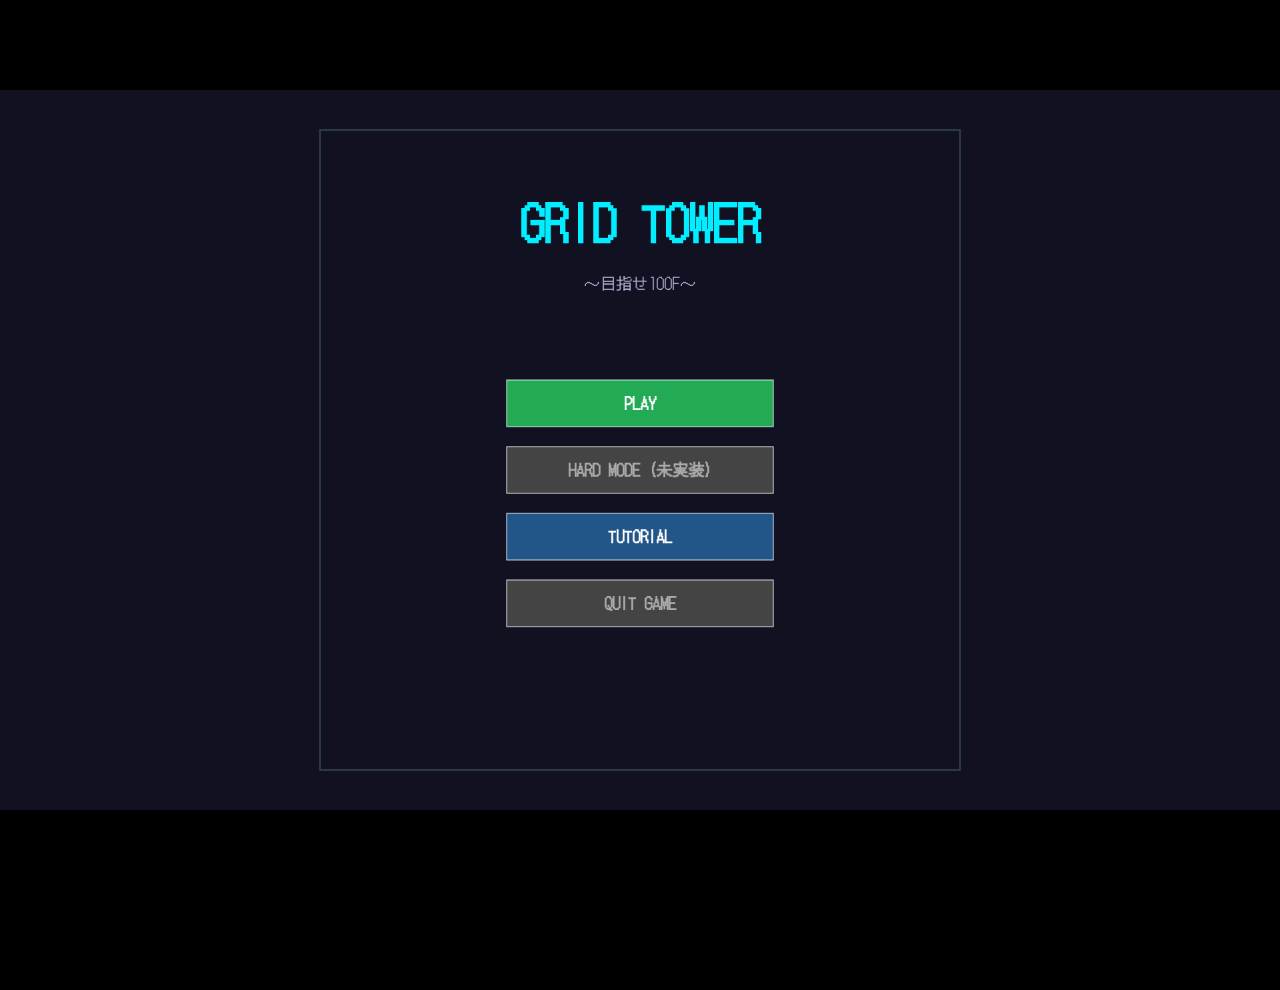
<file: templates/index_56_1.html>
<!DOCTYPE html>
<html lang="ja">
<head>
<meta charset="UTF-8">
<meta name="viewport" content="width=device-width, initial-scale=1.0">
<title>GRID TOWER ～目指せ100F～</title>
<link rel="preconnect" href="https://fonts.googleapis.com">
<link rel="preconnect" href="https://fonts.gstatic.com" crossorigin>
<link href="https://fonts.googleapis.com/css2?family=DotGothic16&display=swap" rel="stylesheet">
<style>
  * { margin: 0; padding: 0; box-sizing: border-box; }
  html, body {
    width: 100%; height: 100%;
    background: #000;
    display: flex; align-items: center; justify-content: center;
    overflow: hidden;
    user-select: none;
  }
  #wrapper {
    position: relative;
    width: 1920px; height: 1080px;
  }
  canvas {
    display: block;
    background: #111122;
    cursor: default;
    font-family: 'DotGothic16', sans-serif;
  }
</style>
</head>
<body>
<div id="wrapper">
  <canvas id="gameCanvas" width="1920" height="1080"></canvas>
</div>

<script>
// ============================================================
// チュートリアルステップ定義 (tutorial_data.py 由来)
// ============================================================
const TUTORIAL_STEPS = [
  { step: 1, text: "画面の見方を確認しましょう。\n中央がゲームエリア、左パネルにスコアとHP、\n右パネルに現在の階層（FLOOR）が表示されます。", condition_type: "wait_input", allowed_keys: ["f"], highlight: "ui" },
  { step: 2, text: "プレイヤーの移動\n「A」キーで左、「D」キーで右に動かせます。\n実際に左右へ移動してみましょう。", condition_type: "player_move", allowed_keys: ["a", "d"], highlight: "player" },
  { step: 3, text: "ジャンプ\n「W」キーでジャンプします。\nブロックの上に乗ったり、落下を避けるのに使います。", condition_type: "player_jump", allowed_keys: ["a", "d", "w"], highlight: "player" },
  { step: 4, text: "ブロックの左右移動\n「←」「→」キー、またはマウスの左右クリックで\n落下中のブロックを左右に動かせます。", condition_type: "block_move", allowed_keys: ["a", "d", "w", "left", "right"], highlight: "block" },
  { step: 5, text: "ブロックの回転\n「Space」キーを押すとブロックが回転します。\n実際に回転させてみましょう。", condition_type: "block_rotate", allowed_keys: ["a", "d", "w", "left", "right", "space"], highlight: "block" },
  { step: 6, text: "落下速度アップ\n「↓」キーまたはマウスの中クリックを押している間、ブロックが速く落ちます。\n押し続けて速度アップを体験してみましょう。", condition_type: "block_speed", allowed_keys: ["a", "d", "w", "left", "right", "space", "down"], highlight: "block" },
  { step: 7, text: "ハードドロップ\n「↓」キーまたはマウスの中クリックを素早く2回押すと、ブロックが即座に落下・固定されます。\nダブルタップで試してみましょう。", condition_type: "hard_drop", allowed_keys: ["a", "d", "w", "left", "right", "space", "down"], highlight: "block" },
  { step: 8, text: "ラインを消す\n横一列をブロックで埋めるとラインが消え、スコアと階層が上がります。\n最下段の空いている2マスを埋めて、1ライン消去してみましょう。", condition_type: "line_clear", allowed_keys: ["all"], highlight: "none" },
  { step: 9, text: "ビームの回避\n一定周期でプレイヤーを狙うビームが降ってきます。\n画面上部に「WARNING」が出たら、赤い範囲から逃げてください。\nビームを受けずに回避するとクリアです。", condition_type: "beam_evade", allowed_keys: ["all"], highlight: "warning" },
  { step: 10, text: "チュートリアル完了！\n基本操作はすべて習得しました。\nブロックを積み上げて、できるだけ高い階層を目指しましょう！", condition_type: "wait_input", allowed_keys: ["f"], highlight: "none" }
];

// ============================================================
// ブロックデータ (block_data.py 由来)
// ============================================================
const BLOCKS = [
  { shape_id:1, name:"square",  shape:[[0,0],[1,0],[0,1],[1,1]], color:"#ffee00", outline:"#bbaa00" },
  { shape_id:2, name:"I4",      shape:[[0,0],[0,1],[0,2],[0,3]], color:"#00eeff", outline:"#0099bb" },
  { shape_id:3, name:"I3",      shape:[[0,0],[0,1],[0,2]], color:"#55bbff", outline:"#2277bb" },
  { shape_id:4, name:"I2",      shape:[[0,0],[0,1]], color:"#aaddff", outline:"#6699bb" },
  { shape_id:5, name:"skew2",   shape:[[0,0],[1,1]], color:"#77ffaa", outline:"#22bb66" },
  { shape_id:6, name:"T",       shape:[[0,0],[1,0],[2,0],[1,1]], color:"#cc44ff", outline:"#881199" },
  { shape_id:7, name:"L",       shape:[[0,0],[0,1],[0,2],[1,2]], color:"#ff8800", outline:"#bb5500" },
  { shape_id:8, name:"J",       shape:[[1,0],[1,1],[0,2],[1,2]], color:"#4488ff", outline:"#2255bb" },
  { shape_id:9, name:"S",       shape:[[1,0],[2,0],[0,1],[1,1]], color:"#44ff66", outline:"#229944" },
  { shape_id:10,name:"Z",       shape:[[0,0],[1,0],[1,1],[2,1]], color:"#ff3333", outline:"#bb1111" },
  { shape_id:11,name:"stairs",  shape:[[1,0],[0,1],[1,1]], color:"#ff00ff", outline:"#aa00aa" },
  { shape_id:12,name:"concave", shape:[[0,0],[2,0],[0,1],[1,1],[2,1]], color:"#ff9955", outline:"#cc6622" },
  { shape_id:13,name:"T_inv",   shape:[[0,0],[1,0],[2,0],[1,1],[1,2]], color:"#ff6699", outline:"#bb2255" },
  { shape_id:14,name:"cross",   shape:[[1,0],[0,1],[1,1],[2,1],[1,2]], color:"#ffcc00", outline:"#bb8800" },
  { shape_id:15,name:"battan",  shape:[[0,0],[2,0],[1,1],[0,2],[2,2]], color:"#00ffcc", outline:"#00aa88" },
  { shape_id:16,name:"H",       shape:[[0,0],[2,0],[0,1],[2,1]], color:"#ff44aa", outline:"#bb1177" },
  { shape_id:17,name:"O_frame", shape:[[0,0],[1,0],[2,0],[0,1],[2,1],[0,2],[1,2],[2,2]], color:"#ffdd44", outline:"#bb9900" },
  { shape_id:18,name:"one",     shape:[[0,0]], color:"#ffffff", outline:"#aaaaaa" }
];
const RARE_BLOCK_IDS = [12, 13, 14, 15, 16, 17, 18];
const BLOCK_COLOR_MAP = {
  1: {fill:"#887700", outline:"#554400"},
  2: {fill:"#007788", outline:"#004455"},
  3: {fill:"#225588", outline:"#113355"},
  4: {fill:"#556677", outline:"#334455"},
  5: {fill:"#227744", outline:"#114422"},
  6: {fill:"#662288", outline:"#440055"},
  7: {fill:"#884400", outline:"#552200"},
  8: {fill:"#224488", outline:"#112255"},
  9: {fill:"#226633", outline:"#115533"},
  10:{fill:"#881111", outline:"#550000"},
  11:{fill:"#880088", outline:"#550055"},
  12:{fill:"#884422", outline:"#552211"},
  13:{fill:"#883344", outline:"#551122"},
  14:{fill:"#886600", outline:"#554400"},
  15:{fill:"#007755", outline:"#004433"},
  16:{fill:"#882255", outline:"#551133"},
  17:{fill:"#886611", outline:"#554400"},
  18:{fill:"#777777", outline:"#444444"}
};

// ============================================================
// 定数
// ============================================================
const SCREEN_WIDTH  = 1920;
const SCREEN_HEIGHT = 1080;
const GAME_LEFT     = 640;
const GAME_RIGHT    = 1280;
const GAME_TOP      = 40;
const GAME_BOTTOM   = 1040;
const GRID_SIZE     = 40;
const MAP_WIDTH     = 16;
const MAP_HEIGHT    = 25;

const GRAVITY    = 0.8;
const JUMP_SPEED = -14.0;
const MOVE_SPEED = 4;
const PUSH_DELAY = 15;
const P_HALF_W   = 15;
const P_HALF_H   = 30;

const BLOCK_FALL_INTERVAL      = 20;
const BLOCK_FALL_INTERVAL_FAST = 2;
const SCORE_PER_LINE           = 100;
const LINES_PER_FLOOR          = 1;
const MAX_HP                   = 5;
const INVINCIBLE_FRAMES         = 180;

const BEAM_CYCLE       = 600;
const BEAM_WARNING     = 120;
const BEAM_WIDTH       = 3;
const BEAM_SHOW_FRAMES = 90;

const BLOCK_MOVE_INITIAL_DELAY = 12;
const BLOCK_MOVE_REPEAT_DELAY  = 4;
const COMBO_BUFFER_FRAMES      = 180;
const LINE_CLEAR_INTERVAL      = 6;
const NORMAL_BLOCK_NO_REPEAT_WINDOW = 3;

const FIXED_TERRAIN_BASE = 90000;
const PUZZLE_BLUE_ID     = 3001;
const PUZZLE_RED_ID      = 3002;
const TRAP_GRACE_FRAMES  = 45;
const BIG_BEAM_WARN_FRAMES = 30;
const BIG_BEAM_FIRE_FRAMES = 20;

// ============================================================
// マップ・フェーズ配置データ (boss_data.py 由来)
// ============================================================
const BOSS_20F_MAP = [
  [0,0,0,0,0,0,0,0,0,0,0,0,0,0,9999,9999],
  [0,0,0,0,0,0,0,0,0,0,0,0,0,0,9999,9999],
  [0,0,0,1,1,1,1,1,1,1,1,1,1,1,1,1],
  [1,0,0,0,0,0,0,0,0,0,0,0,0,0,0,0],
  [0,0,0,0,0,0,0,0,0,0,0,0,0,0,0,0],
  [0,0,0,0,0,0,1,0,0,0,0,0,0,0,0,0],
  [0,1,0,0,0,0,1,0,0,0,0,0,0,0,0,0],
  [0,1,0,0,0,0,0,0,0,1,0,0,0,0,0,0],
  [0,0,0,0,1,0,0,0,0,1,0,0,0,0,0,0],
  [0,0,0,0,1,0,0,0,0,0,0,0,1,0,0,0],
  [0,0,0,0,0,0,0,0,0,0,0,0,0,0,0,0],
  [0,0,0,0,0,0,0,0,0,0,0,0,0,0,0,0],
  [1,1,1,1,1,1,1,1,1,1,1,1,1,1,0,0],
  [0,0,0,0,0,0,0,0,0,0,0,0,0,0,0,0],
  [0,0,0,0,0,0,0,0,0,0,0,0,0,0,0,0],
  [0,0,0,0,0,0,0,0,0,0,0,0,0,0,0,1],
  [0,0,0,0,0,0,0,0,0,0,0,0,0,1,0,1],
  [0,0,0,0,0,0,0,0,0,0,0,1,0,1,0,0],
  [0,0,0,0,0,0,0,0,0,1,0,1,0,0,0,0],
  [0,0,0,0,0,0,0,1,0,1,0,0,0,0,0,0],
  [0,0,0,0,0,1,0,1,0,0,0,0,0,0,0,0],
  [0,0,0,1,0,1,0,0,0,0,0,0,0,0,0,0],
  [0,1,0,1,0,0,0,0,0,0,0,0,0,0,0,0],
  [0,0,0,0,0,0,0,0,0,0,0,0,0,0,0,0],
  [0,0,0,0,0,0,0,0,0,0,0,0,0,0,0,0]
];

const BOSS_30F_PHASE_1 = [
  [0,0,0,0,0,0,0,0,0,0,0,0,0,0,0,0],[0,0,0,0,0,0,0,0,0,0,0,0,0,0,0,0],[0,0,0,0,0,0,0,0,0,0,0,0,0,0,0,0],[0,0,0,0,0,0,0,0,0,0,0,0,0,0,0,0],
  [0,0,0,0,0,0,0,0,0,0,0,0,0,0,0,0],[0,0,0,0,0,0,0,0,0,0,0,0,0,0,0,0],[0,0,0,0,0,0,0,0,0,0,0,0,0,0,0,0],[0,0,0,0,0,0,0,0,0,0,0,0,0,0,0,0],
  [0,0,0,0,0,0,0,0,0,0,0,0,0,0,0,0],[0,0,0,0,0,0,0,0,0,0,0,0,0,0,0,0],[0,0,0,0,0,0,0,0,0,0,0,0,0,0,0,0],[0,0,0,0,0,0,0,0,0,0,0,0,0,0,0,0],
  [0,0,0,0,0,0,0,0,0,0,0,0,0,0,0,0],[0,0,0,0,0,0,0,0,0,0,0,0,0,0,0,0],[0,0,0,0,0,0,0,0,0,0,0,0,0,0,0,0],[0,0,0,0,0,0,0,0,0,0,0,0,0,0,0,0],
  [0,0,0,0,0,0,0,0,0,0,0,0,0,0,0,0],[0,0,0,0,0,0,0,0,0,0,0,0,0,0,0,0],[0,0,0,0,0,0,0,0,0,0,0,0,0,0,0,0],[0,0,0,0,0,0,0,0,0,0,0,0,0,0,0,0],
  [0,0,0,0,0,0,0,0,0,0,0,1,1,1,0,0],[0,0,0,0,0,0,0,0,0,0,0,1,1,1,0,0],[0,0,0,1,0,0,0,0,0,0,0,1,1,1,0,0],[0,0,1,1,1,0,0,0,0,1,0,0,0,0,0,0],
  [0,1,1,1,1,1,0,0,1,1,1,0,0,0,0,0]
];

const BOSS_30F_PHASE_2 = [
  [0,0,0,0,0,0,0,0,0,0,0,0,0,0,0,0],[0,0,0,0,0,0,0,0,0,0,0,0,0,0,0,0],[0,0,0,0,0,0,0,0,0,0,0,0,0,0,0,0],[0,0,0,0,0,0,0,0,0,0,0,0,0,0,0,0],
  [0,0,0,0,0,0,0,0,0,0,0,0,0,0,0,0],[0,0,0,0,0,0,0,0,0,0,0,0,0,0,0,0],[0,0,0,0,0,0,0,0,0,0,0,0,0,0,0,0],[0,0,0,0,0,0,0,0,0,0,0,0,0,0,0,0],
  [0,0,0,0,0,0,0,0,0,0,0,0,0,0,0,0],[0,0,0,0,0,0,0,0,0,0,0,0,0,0,0,0],[0,0,0,0,0,0,0,0,0,0,0,0,0,0,0,0],[0,0,0,0,0,0,0,0,0,0,0,0,0,0,0,0],
  [0,0,0,0,0,0,0,0,0,0,0,0,0,0,0,0],[0,0,0,0,0,0,0,0,0,0,0,0,0,0,0,0],[0,0,0,0,0,0,0,0,0,0,0,0,0,0,0,0],[0,0,0,0,0,0,0,0,0,0,0,0,0,0,0,0],
  [0,0,0,0,0,0,0,0,0,0,0,0,0,0,0,0],[0,0,0,0,0,0,0,0,0,0,0,0,0,0,0,0],[0,0,0,0,0,0,0,0,0,0,0,0,0,0,0,0],[0,0,0,0,0,0,0,0,0,0,0,0,0,0,0,0],
  [0,0,0,0,0,0,1,0,0,0,0,0,0,0,0,0],[0,1,2,1,0,0,2,0,1,1,0,0,0,0,0,0],[0,0,1,0,0,0,1,0,0,0,0,0,0,0,1,0],[0,0,0,0,0,0,1,0,0,0,0,0,1,1,0,0],
  [0,0,0,0,0,0,1,0,0,1,1,0,1,1,0,0]
];

const BOSS_30F_PHASE_3 = [
  [0,0,0,0,0,0,0,0,0,0,0,0,0,0,0,0],[0,0,0,0,0,0,0,0,0,0,0,0,0,0,0,0],[0,0,0,0,0,0,0,0,0,0,0,0,0,0,0,0],[0,0,0,0,0,0,0,0,0,0,0,0,0,0,0,0],
  [0,0,0,0,0,0,0,0,0,0,0,0,0,0,0,0],[0,0,0,0,0,0,0,0,0,0,0,0,0,0,0,0],[0,0,0,0,0,0,0,0,0,0,0,0,0,0,0,0],[0,0,0,0,0,0,0,0,0,0,0,0,0,0,0,0],
  [0,0,0,0,0,0,0,0,0,0,0,0,0,0,0,0],[0,0,0,0,0,0,0,0,0,0,0,0,0,0,0,0],[0,0,0,0,0,0,0,0,0,0,0,0,0,0,0,0],[0,0,0,0,0,0,0,0,0,0,0,0,0,0,0,0],
  [0,0,0,0,0,0,0,0,0,0,0,0,0,0,0,0],[0,0,0,0,0,0,0,0,0,0,0,0,0,0,0,0],[0,0,0,0,0,0,0,0,0,0,0,1,0,0,0,0],[0,0,0,0,0,0,0,0,0,0,0,1,0,0,0,0],
  [0,0,0,0,0,0,0,0,0,0,1,0,1,0,0,0],[0,0,0,0,0,0,0,0,0,1,0,0,0,1,1,0],[0,1,0,1,0,0,0,0,0,0,0,2,0,0,1,0],[0,0,1,0,0,0,0,0,0,0,2,2,2,0,1,0],
  [0,2,1,0,0,0,0,0,0,0,0,2,0,0,1,0],[0,0,1,0,0,0,1,0,0,0,0,0,0,0,1,0],[0,0,0,0,0,1,0,1,0,0,0,0,0,0,0,0],[0,0,0,0,1,0,2,0,1,0,0,0,0,0,0,0],
  [0,0,0,1,0,2,2,2,0,1,0,0,0,2,2,2]
];

const BOSS_30F_PHASES = [BOSS_30F_PHASE_1, BOSS_30F_PHASE_2, BOSS_30F_PHASE_3];

const BOSS_40F_MAP = [
  [0,0,0,0,0,0,0,0,0,0,0,0,0,0,0,0],[0,0,0,0,0,0,0,0,0,0,0,0,0,0,0,0],[0,1,1,0,0,0,0,0,0,0,0,0,0,1,1,0],[0,0,0,1,0,0,0,1,1,0,0,0,1,0,0,0],
  [0,0,0,0,1,0,0,0,0,0,0,1,0,0,0,0],[0,0,0,0,0,0,0,0,0,0,0,0,0,0,0,0],[0,0,0,0,0,0,0,0,0,0,0,0,0,0,0,0],[0,0,0,0,0,1,1,1,1,1,1,0,0,0,0,0],
  [0,0,0,0,0,0,0,0,0,0,0,0,0,0,0,0],[0,0,0,0,0,0,0,0,0,0,0,0,0,0,0,0],[1,1,1,1,1,1,0,0,0,0,1,1,1,1,1,1],[0,0,0,0,0,0,0,0,0,0,0,0,0,0,0,0],
  [0,0,0,0,0,0,0,0,0,0,0,0,0,0,0,0],[0,1,1,0,0,0,0,1,1,0,0,0,0,1,1,0],[0,0,0,0,0,0,0,0,0,0,0,0,0,0,0,0],[0,0,0,0,0,0,0,0,0,0,0,0,0,0,0,0],
  [0,0,1,1,1,1,1,0,0,1,1,1,1,1,0,0],[0,0,0,0,0,0,0,0,0,0,0,0,0,0,0,0],[0,0,0,0,0,0,0,0,0,0,0,0,0,0,0,0],[1,1,1,0,0,0,1,1,1,1,0,0,0,1,1,1],
  [0,0,0,0,0,0,0,0,0,0,0,0,0,0,0,0],[0,0,0,0,0,0,0,0,0,0,0,0,0,0,0,0],[0,0,0,1,1,1,0,0,0,0,1,1,1,0,0,0],[0,0,0,0,0,0,0,0,0,0,0,0,0,0,0,0],
  [0,0,0,0,0,0,0,0,0,0,0,0,0,0,0,0]
];

function encode_fixed_terrain(serial) { return FIXED_TERRAIN_BASE + serial; }
function is_fixed_terrain(block_id) { return block_id >= FIXED_TERRAIN_BASE && block_id !== 9999; }

// ============================================================
// BossManager クラス (boss_data.py 完全互換)
// ============================================================
class BossManager {
  constructor() { this.reset_all(); }
  reset_all() {
    this.savedBlockMap = null;
    this.isBossActive = false;
    this.bossFloor = 10;
    this.bossHp = 0;
    this.cursedBeamActive = false;
    this.bossTimer = 0;
    this.targetReached = false;
    
    // 30F
    this.puzzleMap = null;
    this.boss30PhaseIndex = 0;
    this.boss30Hp = 0;
    this.boss30Timer = 0;
    this.trapActive = false;
    this.trapTimer = 0;
    this.bigBeamPhase = "none";
    this.bigBeamTimer = 0;
    this.trapBlinkOn = true;
    this.boss30Cleared = false;
    
    // 40F
    this.boss40Cleared = false;
    this.boss40Step = 0;
    this.boss40Timer = 20;
    this.boss40SearchCount = 0;
    this.boss40LaserPhase = "none";
    this.boss40ActiveCols = [];
    this.boss40ActiveRows = [];
  }
  saveCurrentMap(blockMap) { this.savedBlockMap = blockMap.map(row => [...row]); }
  restorePreviousMap(state) { if (this.savedBlockMap) { state.blockMap = this.savedBlockMap.map(row => [...row]); } }
  
  generateBossStage(state, floor) {
    this.bossFloor = floor;
    this.isBossActive = true;
    this.saveCurrentMap(state.blockMap);
    state.blockMap = Array.from({length: MAP_HEIGHT}, () => new Array(MAP_WIDTH).fill(0));
    
    if (floor === 10) {
      const startY = MAP_HEIGHT - 8;
      for (let y = startY; y < MAP_HEIGHT; y++) {
        const holeX = Math.floor(Math.random() * MAP_WIDTH);
        const mapValue = encode_fixed_terrain(state.nextSerial);
        for (let x = 0; x < MAP_WIDTH; x++) { if (x !== holeX) state.blockMap[y][x] = mapValue; }
        state.nextSerial += 1;
      }
      this.bossHp = 8;
    } else if (floor === 20) {
      for (let y = 0; y < MAP_HEIGHT; y++) {
        for (let x = 0; x < MAP_WIDTH; x++) {
          let val = BOSS_20F_MAP[y][x];
          if (val === 9999) state.blockMap[y][x] = 9999;
          else if (val > 0) state.blockMap[y][x] = encode_fixed_terrain(state.nextSerial);
        }
      }
      state.nextSerial += 1;
      this.bossTimer = 3600;
      this.targetReached = false;
    } else if (floor === 30) {
      this.boss30PhaseIndex = 0;
      this.boss30Hp = 3;
      this.boss30Timer = 3600;
      this.trapActive = false;
      this.trapTimer = 0;
      this.bigBeamPhase = "none";
      this.bigBeamTimer = 0;
      this.boss30Cleared = false;
      this.generate_puzzle_pattern();
    } else if (floor === 40) {
      for (let y = 0; y < MAP_HEIGHT; y++) {
        for (let x = 0; x < MAP_WIDTH; x++) {
          if (BOSS_40F_MAP[y][x] === 1) state.blockMap[y][x] = encode_fixed_terrain(state.nextSerial);
        }
      }
      state.nextSerial += 1;
      this.bossTimer = 3600;
      this.targetReached = false;
      this.init_boss40_state();
    }
  }

  generate_puzzle_pattern() {
    let grid = BOSS_30F_PHASES[this.boss30PhaseIndex % BOSS_30F_PHASES.length];
    this.puzzleMap = Array.from({length: MAP_HEIGHT}, () => new Array(MAP_WIDTH).fill(0));
    for (let y = 0; y < MAP_HEIGHT; y++) {
      for (let x = 0; x < MAP_WIDTH; x++) {
        if (grid[y][x] === 1) this.puzzleMap[y][x] = PUZZLE_BLUE_ID;
        else if (grid[y][x] === 2) this.puzzleMap[y][x] = PUZZLE_RED_ID;
      }
    }
  }

  check_blue_complete(state) {
    if (!this.puzzleMap) return false;
    for (let y = 0; y < MAP_HEIGHT; y++) {
      for (let x = 0; x < MAP_WIDTH; x++) {
        if (this.puzzleMap[y][x] === PUZZLE_BLUE_ID && state.blockMap[y][x] < 1) return false;
      }
    }
    return true;
  }

  check_red_filled(state) {
    if (!this.puzzleMap) return false;
    for (let y = 0; y < MAP_HEIGHT; y++) {
      for (let x = 0; x < MAP_WIDTH; x++) {
        if (this.puzzleMap[y][x] === PUZZLE_RED_ID && state.blockMap[y][x] >= 1) return true;
      }
    }
    return false;
  }

  reset_30f_round(state) {
    state.blockMap = Array.from({length: MAP_HEIGHT}, () => new Array(MAP_WIDTH).fill(0));
    this.generate_puzzle_pattern();
    this.boss30Timer = 3600;
    this.trapActive = false;
    this.trapTimer = 0;
  }

  advance_30f_phase(state) {
    this.boss30PhaseIndex += 1;
    this.reset_30f_round(state);
  }

  trigger_big_beam() {
    if (this.bigBeamPhase === "none") { this.bigBeamPhase = "warning"; this.bigBeamTimer = BIG_BEAM_WARN_FRAMES; }
  }

  update_boss30_logic(state, playerGx, playerInvincible) {
    if (this.bigBeamPhase !== "none") {
      this.bigBeamTimer -= 1;
      if (this.bigBeamPhase === "warning" && this.bigBeamTimer <= 0) {
        this.bigBeamPhase = "firing"; this.bigBeamTimer = BIG_BEAM_FIRE_FRAMES;
        if (playerGx !== 0 && playerGx !== MAP_WIDTH - 1 && playerInvincible === 0) return "damage";
      } else if (this.bigBeamPhase === "firing" && this.bigBeamTimer <= 0) {
        this.bigBeamPhase = "none";
      }
      return "running";
    }
    this.boss30Timer -= 1;
    if (this.boss30Timer <= 0) { this.trigger_big_beam(); return "running"; }
    if (this.check_red_filled(state)) {
      if (!this.trapActive) { this.trapActive = true; this.trapTimer = TRAP_GRACE_FRAMES; }
      else { this.trapTimer -= 1; if (this.trapTimer <= 0) { this.trigger_big_beam(); return "running"; } }
    } else { this.trapActive = false; this.trapTimer = 0; }
    
    if (this.check_blue_complete(state)) {
      this.boss30Hp -= 1;
      if (this.boss30Hp <= 0) return "victory";
      else { this.advance_30f_phase(state); return "advance"; }
    }
    return "running";
  }

  init_boss40_state() {
    this.boss40Step = 0; this.boss40Timer = 20; this.boss40SearchCount = 0;
    this.boss40LaserPhase = "none"; this.boss40ActiveCols = []; this.boss40ActiveRows = [];
  }

  update_boss40_logic(player) {
    this.bossTimer -= 1;
    if (this.bossTimer <= 0) return "clear";
    this.boss40Timer -= 1;
    
    const WARN_F = 60, FIRE_F = 60, CYCLE_F = WARN_F + FIRE_F;
    if (this.boss40Step === 0) {
      if (this.boss40Timer > 0) {
        this.boss40LaserPhase = "none"; this.boss40ActiveCols = []; this.boss40ActiveRows = [];
        return "running";
      } else { this.boss40Step = 1; this.boss40Timer = CYCLE_F; this.boss40SearchCount = 0; }
    }
    if (this.boss40Timer <= 0) {
      if (this.boss40Step === 7) {
        this.boss40SearchCount += 1;
        if (this.boss40SearchCount < 3) this.boss40Timer = CYCLE_F;
        else { this.boss40SearchCount = 0; this.boss40Step += 1; this.boss40Timer = CYCLE_F; }
      } else { this.boss40Step += 1; this.boss40Timer = CYCLE_F; }
      if (this.boss40Step > 12) { this.boss40Step = 1; this.boss40SearchCount = 0; }
    }
    
    this.boss40LaserPhase = (this.boss40Timer > FIRE_F) ? "warning" : "firing";
    
    if (this.boss40Step === 1) { this.boss40ActiveCols = []; this.boss40ActiveRows = [18, 19, 23, 24]; }
    else if (this.boss40Step === 2) { this.boss40ActiveCols = [3,4,5,6,7,8,9,10,11,12]; this.boss40ActiveRows = []; }
    else if (this.boss40Step === 3) { this.boss40ActiveCols = [12,13,14,15]; this.boss40ActiveRows = []; }
    else if (this.boss40Step === 4) { this.boss40ActiveCols = [8,9,10,11]; this.boss40ActiveRows = []; }
    else if (this.boss40Step === 5) { this.boss40ActiveCols = [4,5,6,7]; this.boss40ActiveRows = []; }
    else if (this.boss40Step === 6) { this.boss40ActiveCols = [0,1,2,3]; this.boss40ActiveRows = []; }
    else if (this.boss40Step === 7) {
      if (this.boss40Timer === CYCLE_F) {
        let pGx = Math.floor((player.x - GAME_LEFT) / GRID_SIZE);
        let pGy = Math.floor((player.y - GAME_TOP) / GRID_SIZE);
        this.boss40ActiveCols = [-1,0,1].map(i => Math.max(0, Math.min(15, pGx + i)));
        this.boss40ActiveRows = [-1,0,1].map(i => Math.max(0, Math.min(24, pGy + i)));
      }
    }
    else if (this.boss40Step === 8) { this.boss40ActiveCols = []; this.boss40ActiveRows = [16,17,18,19,20,21,22,23,24]; }
    else if (this.boss40Step === 9) { this.boss40ActiveCols = [2,5,8,11,14]; this.boss40ActiveRows = [4,9,14,19,24]; }
    else if (this.boss40Step === 10) { this.boss40ActiveCols = [8,9,10,11,12,13,14,15]; this.boss40ActiveRows = []; }
    else if (this.boss40Step === 11) { this.boss40ActiveCols = [0,1,2,3,4,5,6,7]; this.boss40ActiveRows = []; }
    else if (this.boss40Step === 12) {
      this.boss40ActiveCols = [4,5,6,7,8,9,10,11];
      this.boss40ActiveRows = [6,7,8,9,10,11,12,13,14,15,16,17];
    }
    return "running";
  }
}
const bossSys = new BossManager();

// ============================================================
// ユーティリティ
// ============================================================
const _ghostColorCache = {};
function darkenColor(hex, factor = 0.25) {
  if (!hex.startsWith("#")) return "#333333";
  if (_ghostColorCache[hex + factor]) return _ghostColorCache[hex + factor];
  let r = parseInt(hex.slice(1,3),16);
  let g = parseInt(hex.slice(3,5),16);
  let b = parseInt(hex.slice(5,7),16);
  r = Math.floor(r * factor); g = Math.floor(g * factor); b = Math.floor(b * factor);
  const result = `#${r.toString(16).padStart(2,'0')}${g.toString(16).padStart(2,'0')}${b.toString(16).padStart(2,'0')}`;
  _ghostColorCache[hex + factor] = result;
  return result;
}

function getOrdinal(n) {
  const v = n % 100; if (v >= 11 && v <= 13) return "th";
  switch (n % 10) { case 1: return "st"; case 2: return "nd"; case 3: return "rd"; default: return "th"; }
}

function capFloorAtBoss(state) {
  if (state.floor >= 10 && !bossSys.cursedBeamActive) state.floor = 10;
  else if (state.floor >= 20 && !bossSys.targetReached) state.floor = 20;
  else if (state.floor >= 30 && !bossSys.boss30Cleared) state.floor = 30;
  else if (state.floor >= 40 && !bossSys.boss40Cleared) state.floor = 40;
}

function flushLineClearQueue(state, awardScore = true) {
  if (awardScore) state.score += SCORE_PER_LINE * state.lineClearQueue.length;
  state.lineClearQueue = []; state.lineClearTimer = 0;
}

function getBeamCycle(floor) {
  if (bossSys.cursedBeamActive) return 1800;
  if (floor < 10) return Infinity;
  if (floor >= 90) return 200;
  return 600 - Math.floor((floor - 10) / 10) * 50;
}

function getFallInterval(floor) {
  if (floor >= 90) return 6;
  if (floor >= 80) return 7;
  if (floor >= 70) return 8;
  if (floor >= 60) return 9;
  if (floor >= 50) return 10;
  if (floor >= 40) return 12;
  if (floor >= 30) return 14;
  if (floor >= 20) return 16;
  if (floor >= 10) return 18;
  return 20;
}

// ============================================================
// シーン管理
// ============================================================
let scene = "title";
let prevScene = "game";
let _btnRects = {};

// ============================================================
// クラス定義
// ============================================================
class TutorialState {
  constructor() { this.reset(); }
  currentStepData() { return this.stepIdx < TUTORIAL_STEPS.length ? TUTORIAL_STEPS[this.stepIdx] : null; }
  isBlockFrozen() { let sd = this.currentStepData(); return sd ? sd.step <= 3 : false; }
  isWaitingForAck() { return !this.started; }
  reset() { this.stepIdx = 0; this.isCleared = false; this.flags = {}; this.initialVal = 0; this.stepTimer = 0; this._needsSetup = true; this.blockIndex = 0; this.started = false; }
  advance() { this.stepIdx += 1; this.isCleared = false; this.flags = {}; this.initialVal = 0; this.stepTimer = 0; this._needsSetup = true; this.started = false; }
  setCleared() { this.isCleared = true; }
}

function tutSetupStep(tutState, state, player, fb, beam = null) {
  tutState._needsSetup = false;
  const sd = tutState.currentStepData(); if (!sd) return;
  if (sd.step === 2) tutState.initialVal = player.x;
  else if (sd.step === 4) tutState.initialVal = fb.x;
  else if (sd.step === 8) {
    tutState.initialVal = state.score;
    state.blockMap = Array.from({length: MAP_HEIGHT}, () => new Array(MAP_WIDTH).fill(0));
    for (let x = 0; x < MAP_WIDTH; x++) state.blockMap[MAP_HEIGHT - 1][x] = 1001;
    state.blockMap[MAP_HEIGHT - 1][Math.floor(MAP_WIDTH / 2)] = 0;
    state.blockMap[MAP_HEIGHT - 1][Math.floor(MAP_WIDTH / 2) - 1] = 0;
  } else if (sd.step === 9) {
    tutState.initialVal = player.hp;
    if (beam) { beam.phase = "wait"; beam.timer = 1800 - 120 - 60; }
  }
}

function tutCheckStepCondition(tutState, state, player, fb, beam) {
  tutState.stepTimer += 1; if (tutState.isCleared) return;
  const sd = tutState.currentStepData(); if (!sd) return;
  const ctype = sd.condition_type;
  if (ctype === "player_move") { if (Math.abs(player.x - tutState.initialVal) > 80) tutState.setCleared(); }
  else if (ctype === "player_jump") { if (tutState.flags.jumped) tutState.setCleared(); }
  else if (ctype === "block_move") { if (Math.abs(fb.x - tutState.initialVal) > 0) tutState.setCleared(); }
  else if (ctype === "block_rotate") { if (tutState.flags.rotated) tutState.setCleared(); }
  else if (ctype === "block_speed") { if (tutState.flags.down_pressed) tutState.setCleared(); }
  else if (ctype === "hard_drop") { if (tutState.flags.hard_dropped) tutState.setCleared(); }
  else if (ctype === "line_clear") { if (state.score > tutState.initialVal) tutState.setCleared(); }
  else if (ctype === "beam_evade") {
    if (tutState.flags.beam_fired && player.hp >= tutState.initialVal) tutState.setCleared();
    else if (player.hp < tutState.initialVal) { tutState.flags.beam_fired = false; tutState.initialVal = player.hp; }
  }
}

class GameState {
  constructor() {
    this.blockMap = Array.from({length: MAP_HEIGHT}, () => new Array(MAP_WIDTH).fill(0));
    this.nextSerial = 1; this.blockCount = 0; this.rareCountdown = Math.floor(Math.random() * 5) + 28;
    this.keyStates = { w:false, a:false, s:false, d:false, space:false, down:false }; this.lastHkey = "";
    this.score = 0; this.floor = 1; this.floorLines = 0; this.downPressCount = 0; this.downDoubleTapTimer = 0;
    this.comboTotalLines = 0; this.comboCount = 0; this.comboBlocks = 0; this.pendingComboBlocks = 0; this.comboTimer = 0; this.comboEverActivated = false;
    this.gravityTimer = 0; this.pushedBlockIds = new Set(); this.pushGravityTimer = 0; this.lineClearQueue = []; this.lineClearTimer = 0; this.nextBlockData = null;
    this.notifiedFloor = 1; this.bgAnim = { active: false, y: 0, text: "", color: "" };
    this.recentNormalShapeIds = [];
  }
  getBlockCache() {
    let cache = {};
    for (let y = 0; y < MAP_HEIGHT; y++) {
      for (let x = 0; x < MAP_WIDTH; x++) {
        let bid = this.blockMap[y][x]; if (bid >= 1) { if (!cache[bid]) cache[bid] = []; cache[bid].push([x, y]); }
      }
    }
    return cache;
  }
}

class Player {
  constructor() { this.x = Math.floor((GAME_LEFT + GAME_RIGHT) / 2); this.y = GAME_BOTTOM - 20; this.vx = 0; this.vy = 0; this.isGrounded = false; this.pushTimerL = 0; this.pushTimerR = 0; this.hp = MAX_HP; this.invincible = 0; this.blinkVisible = true; }
}

class BeamState { constructor() { this.timer = 0; this.col = 0; this.showTimer = 0; this.phase = "wait"; this.blinkOn = true; } }
class BlockMoveState { constructor() { this.leftHeld = false; this.rightHeld = false; this.holdFrames = 0; this.repeatAcc = 0; } }

class FallingBlock {
  constructor() { this.x = 0; this.y = 0; this.timer = 0; this.shapeId = 1; this.shape = []; this.color = "#ffdd00"; this.outline = "#cc9900"; this.spawnBlock(new GameState(), null, true, false); }
  _pickBlockData(state, isTutorial, tutState) {
    if (isTutorial && tutState) { let normal = BLOCKS.filter(b => !RARE_BLOCK_IDS.includes(b.shape_id)); return normal[tutState.blockIndex % normal.length]; }
    if (RARE_BLOCK_IDS.length > 0 && state.rareCountdown <= 0) { return BLOCKS.find(b => b.shape_id === RARE_BLOCK_IDS[Math.floor(Math.random() * RARE_BLOCK_IDS.length)]); }
    let normal = BLOCKS.filter(b => !RARE_BLOCK_IDS.includes(b.shape_id));
    let candidates = normal.filter(b => !state.recentNormalShapeIds.includes(b.shape_id));
    if (candidates.length === 0) candidates = normal;
    let choice = candidates[Math.floor(Math.random() * candidates.length)];
    state.recentNormalShapeIds.push(choice.shape_id);
    if (state.recentNormalShapeIds.length > NORMAL_BLOCK_NO_REPEAT_WINDOW) state.recentNormalShapeIds.shift();
    return choice;
  }
  spawnBlock(state, tutState = null, isInit = false, isTutorial = false) {
    if (!isInit) { state.blockCount += 1; state.rareCountdown -= 1; }
    if (!state.nextBlockData) state.nextBlockData = this._pickBlockData(state, isTutorial, tutState);
    let data = (isTutorial && tutState) ? BLOCKS.filter(b => !RARE_BLOCK_IDS.includes(b.shape_id))[tutState.blockIndex % BLOCKS.filter(b => !RARE_BLOCK_IDS.includes(b.shape_id)).length] : state.nextBlockData;
    if (isTutorial && tutState) tutState.blockIndex += 1;
    state.nextBlockData = this._pickBlockData(state, isTutorial, tutState);
    if (!isTutorial && RARE_BLOCK_IDS.length > 0 && state.rareCountdown <= 0) state.rareCountdown = Math.floor(Math.random() * 5) + 28;
    this.shapeId = data.shape_id; this.shape = data.shape.map(([dx,dy]) => [dx,dy]); this.color = data.color; this.outline = data.outline;
    const maxDx = Math.max(...this.shape.map(([dx]) => dx));
    this.x = isTutorial ? Math.floor((MAP_WIDTH - maxDx) / 2) : Math.floor(Math.random() * (MAP_WIDTH - maxDx - 2)) + 1;
    this.y = 0; this.timer = 0;
  }
  getCells() { return this.shape.map(([dx,dy]) => [this.x + dx, this.y + dy]); }
  getGhostCells(state) {
    let ghostY = this.y; while (!checkCollision(state, this, this.x, ghostY + 1)) ghostY++;
    if (ghostY === this.y) return []; return this.shape.map(([dx,dy]) => [this.x + dx, ghostY + dy]);
  }
  rotateLeft(state) {
    let ns = this.shape.map(([dx,dy]) => [dy, -dx]);
    const minX = Math.min(...ns.map(([dx]) => dx)), minY = Math.min(...ns.map(([,dy]) => dy));
    ns = ns.map(([dx,dy]) => [dx - minX, dy - minY]); if (!this._collides(state, ns)) this.shape = ns;
  }
  _collides(state, shape) {
    for (const [dx,dy] of shape) {
      const tx = this.x + dx, ty = this.y + dy;
      if (tx < 0 || tx >= MAP_WIDTH || ty >= MAP_HEIGHT) return true;
      if (ty >= 0 && state.blockMap[ty][tx] >= 1) return true;
    }
    return false;
  }
}

// ============================================================
// 衝突・更新判定ロジック
// ============================================================
function checkCollision(state, fb, nx, ny) {
  for (const [dx,dy] of fb.shape) {
    const tx = nx + dx, ty = ny + dy;
    if (tx < 0 || tx >= MAP_WIDTH || ty >= MAP_HEIGHT) return true;
    if (ty >= 0 && state.blockMap[ty][tx] >= 1) return true;
  }
  return false;
}

function lockBlock(state, fb) {
  const mapValue = fb.shapeId * 1000 + state.nextSerial;
  for (const [gx,gy] of fb.getCells()) { if (gx >= 0 && gx < MAP_WIDTH && gy >= 0 && gy < MAP_HEIGHT) state.blockMap[gy][gx] = mapValue; }
  state.nextSerial += 1;
}

function checkLineClear(state, countCombo = true) {
  let existingRows = new Set(state.lineClearQueue); let newFullRows = [];
  for (let y = MAP_HEIGHT - 1; y >= 0; y--) {
    if (!state.blockMap[y].includes(0) && !existingRows.has(y) && !state.blockMap[y].includes(9999)) newFullRows.push(y);
  }
  if (newFullRows.length === 0) return;
  if (countCombo) {
    let lines = newFullRows.length; if (state.comboTimer <= 0) state.comboTotalLines = 0;
    state.comboTotalLines += lines; let prevCount = state.comboCount; state.comboCount = state.comboTotalLines - 1; state.comboTimer = COMBO_BUFFER_FRAMES;
    if (state.comboCount - prevCount > 0) { state.comboEverActivated = true; state.pendingComboBlocks += (state.comboCount - prevCount); }
    if (!bossSys.isBossActive) {
      let prevBonus = Math.floor(Math.max(prevCount - 1, 0) / 4), newBonus = Math.floor(Math.max(state.comboCount - 1, 0) / 4);
      if (newBonus > prevBonus) state.floor += (newBonus - prevBonus); capFloorAtBoss(state);
    }
  }
  for (let row of newFullRows) state.lineClearQueue.push(row);
}

function enqueueNewFullRows(state) {
  const existingRows = new Set(state.lineClearQueue);
  for (let y = MAP_HEIGHT - 1; y >= 0; y--) {
    if (!state.blockMap[y].includes(0) && !existingRows.has(y)) state.lineClearQueue.push(y);
  }
}

function processLineClearQueue(state) {
  if (state.lineClearQueue.length === 0) return;
  state.lineClearTimer += 1; if (state.lineClearTimer < LINE_CLEAR_INTERVAL) return;
  state.lineClearTimer = 0; let row = state.lineClearQueue.shift();
  if (state.blockMap[row].includes(0)) { enqueueNewFullRows(state); return; }
  for (let ty = row; ty > 0; ty--) state.blockMap[ty] = [...state.blockMap[ty - 1]];
  state.blockMap[0] = new Array(MAP_WIDTH).fill(0); state.score += SCORE_PER_LINE;
  state.lineClearQueue = state.lineClearQueue.map(r => r < row ? r - 1 : r);
  enqueueNewFullRows(state);

  if (bossSys.isBossActive && scene === "boss_10f") {
    bossSys.bossHp -= 1;
    if (bossSys.bossHp <= 0) {
      bossSys.isBossActive = false; scene = "game"; player.hp = MAX_HP; teleportPlayer(player);
      player.invincible = INVINCIBLE_FRAMES; beam.phase = "wait"; beam.timer = 0;
      bossSys.restorePreviousMap(state); bossSys.cursedBeamActive = true; state.floor = 11; state.notifiedFloor = 11;
      flushLineClearQueue(state, false);
    }
  } else {
    state.floorLines += 1; if (state.floorLines >= LINES_PER_FLOOR) { state.floor += 1; state.floorLines = 0; capFloorAtBoss(state); }
  }
}

function applyGravityPushOnly(state, fb) {
  if (scene === "boss_20f" || scene === "boss_40f" || state.pushedBlockIds.size === 0) return;
  state.pushGravityTimer += 1; const interval = state.keyStates.down ? BLOCK_FALL_INTERVAL_FAST : getFallInterval(state.floor);
  if (state.pushGravityTimer < interval) return;
  state.pushGravityTimer = 0;
  const fbCells = new Set(fb.getCells().map(c => `${c[0]},${c[1]}`)); const blockCache = state.getBlockCache();
  let existingIds = new Set(); state.pushedBlockIds.forEach(id => { if (blockCache[id]) existingIds.add(id); });
  state.pushedBlockIds = existingIds; if (state.pushedBlockIds.size === 0) return;
  let settledIds = new Set(), sortedIds = Array.from(state.pushedBlockIds).sort((a,b)=>a-b);
  for (let blockId of sortedIds) {
    if (is_fixed_terrain(blockId) || blockId === 9999) { settledIds.add(blockId); continue; }
    let cells = blockCache[blockId], canDrop = true;
    for (let [cx, cy] of cells) {
      let ny = cy + 1; if (ny >= MAP_HEIGHT) { canDrop = false; break; }
      if ((state.blockMap[ny][cx] >= 1 && state.blockMap[ny][cx] !== blockId) || fbCells.has(`${cx},${ny}`)) { canDrop = false; break; }
    }
    if (canDrop && cells.length > 0) {
      cells.sort((a,b) => b[1] - a[1]).forEach(([cx, cy]) => { state.blockMap[cy + 1][cx] = blockId; state.blockMap[cy][cx] = 0; });
    } else settledIds.add(blockId);
  }
  let movedIds = new Set(Array.from(state.pushedBlockIds).filter(id => !settledIds.has(id)));
  movedIds.forEach(blockId => {
    let cells = blockCache[blockId] || [], topCells = {};
    for (const [cx, cy] of cells) { if (!(cx in topCells) || cy < topCells[cx]) topCells[cx] = cy; }
    for (const cx in topCells) {
      let ay = topCells[cx] - 1; if (ay >= 0) { let aboveId = state.blockMap[ay][cx]; if (aboveId >= 1 && aboveId !== blockId) state.pushedBlockIds.add(aboveId); }
    }
  });
  settledIds.forEach(id => state.pushedBlockIds.delete(id));
  if (movedIds.size > 0) fb.timer = interval; if (settledIds.size > 0) checkLineClear(state, true);
}

function useComboBlock(state, fb) {
  if (state.comboBlocks <= 0 || scene.startsWith("boss_")) return;
  for (let gaps = 1; gaps < MAP_WIDTH; gaps++) {
    for (let y = MAP_HEIGHT - 1; y >= 0; y--) {
      if (state.blockMap[y].includes(9999)) continue;
      let emptyCols = []; for (let x=0; x<MAP_WIDTH; x++) if (state.blockMap[y][x] === 0) emptyCols.push(x);
      if (emptyCols.length === gaps) {
        let px = emptyCols[Math.floor(emptyCols.length / 2)], mapValue = 1 * 1000 + state.nextSerial;
        state.blockMap[y][px] = mapValue; state.nextSerial += 1; state.comboBlocks -= 1; checkLineClear(state, false); return;
      }
    }
  }
}

function teleportPlayer(p) { p.x = Math.floor((GAME_LEFT + GAME_RIGHT) / 2); p.y = GAME_TOP + 100; p.vy = 0; p.isGrounded = false; }
function teleportPlayerBoss20(p) { p.x = GAME_LEFT + 8 * GRID_SIZE; p.y = GAME_BOTTOM - P_HALF_H; p.vy = 0; p.isGrounded = false; }

function applyPlayerDamage(p) {
  p.hp = Math.max(0, p.hp - 1); p.invincible = INVINCIBLE_FRAMES;
  if (p.hp <= 0) scene = "gameover";
  else if (scene === "boss_20f" || scene === "boss_40f") teleportPlayerBoss20(p);
  else teleportPlayer(p);
}

function checkCrush(state, fb, p) {
  if (p.invincible > 0 || !p.isGrounded) return;
  const headGy = Math.floor((p.y - P_HALF_H - GAME_TOP) / GRID_SIZE);
  const lx = Math.floor((p.x - (P_HALF_W - 2) - GAME_LEFT) / GRID_SIZE);
  const rx = Math.floor((p.x + (P_HALF_W - 2) - GAME_LEFT) / GRID_SIZE);
  const fbCells = (scene === "boss_20f" || scene === "boss_40f") ? new Set() : new Set(fb.getCells().map(([x,y]) => `${x},${y}`));
  for (const cx of [lx, rx]) {
    if (cx < 0 || cx >= MAP_WIDTH) continue;
    if (fbCells.has(`${cx},${headGy}`) || (headGy >= 0 && headGy < MAP_HEIGHT && state.blockMap[headGy][cx] >= 1 && state.blockMap[headGy][cx] !== 9999)) {
      applyPlayerDamage(p); break;
    }
  }
}

function checkCrushHarddrop(state, p) {
  if (p.invincible > 0) return;
  const checkXs = [Math.floor((p.x - (P_HALF_W - 2) - GAME_LEFT) / GRID_SIZE), Math.floor((p.x + (P_HALF_W - 2) - GAME_LEFT) / GRID_SIZE)];
  const checkYs = [Math.floor((p.y - (P_HALF_H - 2) - GAME_TOP) / GRID_SIZE), Math.floor((p.y + (P_HALF_H - 2) - GAME_TOP) / GRID_SIZE)];
  for (const cy of checkYs) for (const cx of checkXs) {
    if (cx >= 0 && cx < MAP_WIDTH && cy >= 0 && cy < MAP_HEIGHT && state.blockMap[cy][cx] >= 1 && state.blockMap[cy][cx] !== 9999) {
      applyPlayerDamage(p); return;
    }
  }
}

function checkBoss20fGoal(state, p) {
  const corners = [
    [p.x - P_HALF_W + 2, p.y - P_HALF_H + 2], [p.x + P_HALF_W - 2, p.y - P_HALF_H + 2],
    [p.x - P_HALF_W + 2, p.y + P_HALF_H - 2], [p.x + P_HALF_W - 2, p.y + P_HALF_H - 2]
  ];
  for (const [px, py] of corners) {
    let gx = Math.floor((px - GAME_LEFT) / GRID_SIZE), gy = Math.floor((py - GAME_TOP) / GRID_SIZE);
    if (gx >= 0 && gx < MAP_WIDTH && gy >= 0 && gy < MAP_HEIGHT && state.blockMap[gy][gx] === 9999) return true;
  }
  return false;
}

function updateBeam(beam, player, forcedCycle = null) {
  if (scene === "boss_20f" || scene === "boss_40f") { beam.timer = 0; beam.phase = "wait"; return; }
  const currentCycle = forcedCycle !== null ? forcedCycle : getBeamCycle(state.floor);
  if (currentCycle === Infinity && !bossSys.isBossActive) { beam.timer = 0; beam.phase = "wait"; return; }
  let cycle = (bossSys.isBossActive && !bossSys.cursedBeamActive) ? 600 : currentCycle;
  beam.timer += 1;
  if (beam.phase === "wait" && beam.timer >= cycle - BEAM_WARNING) {
    beam.phase = "warning"; let pGx = Math.floor((player.x - GAME_LEFT) / GRID_SIZE);
    beam.col = Math.max(0, Math.min(MAP_WIDTH - BEAM_WIDTH, pGx - Math.floor(BEAM_WIDTH / 2)));
  }
  if (beam.phase === "warning") beam.blinkOn = (Math.floor(beam.timer / 8) % 2 === 0);
  if (beam.phase === "warning" && beam.timer >= cycle) { beam.phase = "firing"; beam.showTimer = BEAM_SHOW_FRAMES; beam.timer = 0; }
  if (beam.phase === "firing") {
    beam.showTimer -= 1;
    if (player.invincible === 0) {
      let pGx = Math.floor((player.x - GAME_LEFT) / GRID_SIZE);
      if (beam.col <= pGx && pGx < beam.col + BEAM_WIDTH) applyPlayerDamage(player);
    }
    if (beam.showTimer <= 0) beam.phase = "wait";
  }
}

function updateBlockMove(state, fb, bms) {
  if (scene === "boss_20f" || scene === "boss_40f") return;
  if (bms.leftHeld === bms.rightHeld) { bms.holdFrames = 0; bms.repeatAcc = 0; return; }
  const dir = bms.leftHeld ? -1 : 1;
  if (bms.holdFrames === 0 || (bms.holdFrames >= BLOCK_MOVE_INITIAL_DELAY && ++bms.repeatAcc >= BLOCK_MOVE_REPEAT_DELAY)) {
    if (bms.holdFrames > 0) bms.repeatAcc = 0; if (!checkCollision(state, fb, fb.x + dir, fb.y)) fb.x += dir;
  }
  bms.holdFrames += 1;
}

function updateFallingBlock(state, fb, isTutorial = false, tutState = null) {
  if (scene === "boss_20f" || scene === "boss_40f") return;
  const interval = state.keyStates.down ? BLOCK_FALL_INTERVAL_FAST : getFallInterval(state.floor);
  fb.timer += 1; if (fb.timer < interval) return;
  fb.timer = 0;
  if (!checkCollision(state, fb, fb.x, fb.y + 1)) fb.y += 1;
  else { lockBlock(state, fb); fb.spawnBlock(state, tutState, false, isTutorial); checkLineClear(state, true); }
}

function isSolidAll(state, fb, gx, gy) {
  if (gx < 0 || gx >= MAP_WIDTH || gy < 0 || gy >= MAP_HEIGHT) return false;
  if (state.blockMap[gy][gx] === 9999) return false;
  if (state.blockMap[gy][gx] >= 1) return true;
  if (scene === "boss_20f" || scene === "boss_40f") return false;
  for (const [fx,fy] of fb.getCells()) { if (fx === gx && fy === gy) return true; }
  return false;
}

function updatePlayer(state, fb, player) {
  const ks = state.keyStates; player.vx = 0;
  if (ks.a && ks.d) player.vx = (state.lastHkey === "a") ? -MOVE_SPEED : MOVE_SPEED;
  else if (ks.a) player.vx = -MOVE_SPEED; else if (ks.d) player.vx = MOVE_SPEED;

  const upperY = Math.floor((player.y - (P_HALF_H - 1) - GAME_TOP) / GRID_SIZE);
  const lowerY = Math.floor((player.y + (P_HALF_H - 1) - GAME_TOP) / GRID_SIZE);
  const nextLx = Math.floor((player.x + player.vx - (P_HALF_W - 1) - GAME_LEFT) / GRID_SIZE);
  const nextRx = Math.floor((player.x + player.vx + (P_HALF_W - 1) - GAME_LEFT) / GRID_SIZE);
  let hittingBlock = false, blockCache = null;

  for (const gridY of [upperY, lowerY]) {
    if (gridY < 0 || gridY >= MAP_HEIGHT) continue;
    if (player.vx < 0 && nextLx >= 0 && nextLx < MAP_WIDTH && state.blockMap[gridY][nextLx] >= 1 && state.blockMap[gridY][nextLx] !== 9999) {
      hittingBlock = true; let targetId = state.blockMap[gridY][nextLx];
      if (is_fixed_terrain(targetId)) { player.vx = 0; break; }
      if (!blockCache) blockCache = state.getBlockCache();
      let cells = blockCache[targetId] || [];
      let canPush = cells.every(([cx,cy]) => cx - 1 >= 0 && (state.blockMap[cy][cx-1] === 0 || state.blockMap[cy][cx-1] === targetId));
      player.pushTimerR = 0;
      if (canPush) {
        player.pushTimerL += 1;
        if (player.pushTimerL >= PUSH_DELAY) {
          cells.sort((a,b) => a[0]-b[0]).forEach(([cx,cy]) => { state.blockMap[cy][cx-1] = targetId; state.blockMap[cy][cx] = 0; });
          player.pushTimerL = 0; state.pushedBlockIds.add(targetId); state.pushGravityTimer = 0;
        } else player.vx = 0;
      } else player.vx = 0;
      break;
    }
    if (player.vx > 0 && nextRx >= 0 && nextRx < MAP_WIDTH && state.blockMap[gridY][nextRx] >= 1 && state.blockMap[gridY][nextRx] !== 9999) {
      hittingBlock = true; let targetId = state.blockMap[gridY][nextRx];
      if (is_fixed_terrain(targetId)) { player.vx = 0; break; }
      if (!blockCache) blockCache = state.getBlockCache();
      let cells = blockCache[targetId] || [];
      let canPush = cells.every(([cx,cy]) => cx + 1 < MAP_WIDTH && (state.blockMap[cy][cx+1] === 0 || state.blockMap[cy][cx+1] === targetId));
      player.pushTimerL = 0;
      if (canPush) {
        player.pushTimerR += 1;
        if (player.pushTimerR >= PUSH_DELAY) {
          cells.sort((a,b) => b[0]-a[0]).forEach(([cx,cy]) => { state.blockMap[cy][cx+1] = targetId; state.blockMap[cy][cx] = 0; });
          player.pushTimerR = 0; state.pushedBlockIds.add(targetId); state.pushGravityTimer = 0;
        } else player.vx = 0;
      } else player.vx = 0;
      break;
    }
  }

  player.x += player.vx; if (!hittingBlock) { player.pushTimerL = 0; player.pushTimerR = 0; }
  player.x = Math.max(GAME_LEFT + P_HALF_W, Math.min(GAME_RIGHT - P_HALF_W, player.x));

  if (!player.isGrounded) player.vy += GRAVITY;
  else { player.vy = 0; if (ks.w) { player.vy = JUMP_SPEED; player.isGrounded = false; } }
  player.y += player.vy; player.isGrounded = false;

  const lfootX = Math.floor((player.x - (P_HALF_W - 2) - GAME_LEFT) / GRID_SIZE);
  const rfootX = Math.floor((player.x + (P_HALF_W - 2) - GAME_LEFT) / GRID_SIZE);
  const headGy = Math.floor((player.y - P_HALF_H - GAME_TOP) / GRID_SIZE);
  const footGy = Math.floor((player.y + P_HALF_H - GAME_TOP) / GRID_SIZE);

  for (const cx of [lfootX, rfootX]) {
    if (cx < 0 || cx >= MAP_WIDTH) continue;
    if (player.vy >= 0 && footGy >= 0 && footGy < MAP_HEIGHT && isSolidAll(state, fb, cx, footGy)) { player.y = footGy * GRID_SIZE + GAME_TOP - P_HALF_H; player.isGrounded = true; break; }
    if (player.vy < 0 && headGy >= 0 && headGy < MAP_HEIGHT && isSolidAll(state, fb, cx, headGy)) { player.y = (headGy + 1) * GRID_SIZE + GAME_TOP + P_HALF_H; player.vy = 0; break; }
  }
  if (player.y > GAME_BOTTOM - P_HALF_H) { player.y = GAME_BOTTOM - P_HALF_H; player.isGrounded = true; }

  // 20F
  if (scene === "boss_20f" && checkBoss20fGoal(state, player)) {
    bossSys.isBossActive = false; bossSys.targetReached = true; scene = "game"; player.hp = MAX_HP;
    teleportPlayer(player); player.invincible = INVINCIBLE_FRAMES; bossSys.restorePreviousMap(state);
    state.floor = 21; state.floorLines = 0; state.notifiedFloor = 21; flushLineClearQueue(state, false);
  }

  if (player.invincible > 0) { player.invincible -= 1; player.blinkVisible = (Math.floor(player.invincible / 6) % 2 === 0); }
  else player.blinkVisible = true;
}

// ============================================================
// 描画
// ============================================================
function drawNextBlock(ctx, state) {
  if (!state.nextBlockData) return;
  const mapLeftX = GAME_RIGHT + 80; const mapRightX = SCREEN_WIDTH - 80; const mapCenterX = Math.floor((mapLeftX + mapRightX) / 2);
  const areaTop = GAME_TOP + 20; const areaH = 180;
  ctx.fillStyle = "#aaaaaa"; ctx.font = "bold 18px 'DotGothic16', sans-serif"; ctx.textAlign = "center"; ctx.fillText("NEXT", mapCenterX, areaTop + 35);

  const ndata = state.nextBlockData; const cellSize = 32;
  const minDx = Math.min(...ndata.shape.map(([dx]) => dx)), minDy = Math.min(...ndata.shape.map(([,dy]) => dy));
  const maxDx = Math.max(...ndata.shape.map(([dx]) => dx)), maxDy = Math.max(...ndata.shape.map(([,dy]) => dy));
  const blockW = (maxDx - minDx + 1) * cellSize, blockH = (maxDy - minDy + 1) * cellSize;
  const originX = mapCenterX - blockW / 2 - minDx * cellSize, originY = areaTop + 50 + (areaH - 50 - blockH) / 2 - minDy * cellSize;

  if (scene !== "boss_20f" && scene !== "boss_40f") {
    for (const [dx, dy] of ndata.shape) {
      ctx.fillStyle = ndata.color; ctx.fillRect(originX + dx * cellSize, originY + dy * cellSize, cellSize, cellSize);
      ctx.strokeStyle = ndata.outline; ctx.lineWidth = 1; ctx.strokeRect(originX + dx * cellSize, originY + dy * cellSize, cellSize, cellSize);
    }
  }
  ctx.strokeStyle = "#555555"; ctx.lineWidth = 1; ctx.strokeRect(mapLeftX, areaTop, mapRightX - mapLeftX, areaH);

  if (scene.startsWith("boss_")) {
    const placeholderTop = areaTop + areaH + 40; ctx.fillStyle = "#222233"; ctx.fillRect(mapLeftX, placeholderTop, mapRightX - mapLeftX, 300);
    ctx.strokeStyle = "red"; ctx.lineWidth = 2; ctx.strokeRect(mapLeftX, placeholderTop, mapRightX - mapLeftX, 300);
    ctx.fillStyle = "white"; ctx.font = "bold 14px 'DotGothic16', sans-serif"; ctx.textAlign = "center";
    let bossFile = scene === "boss_10f" ? "boss10.png" : scene === "boss_20f" ? "boss20.png" : scene === "boss_30f" ? "boss30.png" : "boss40.png";
    ctx.fillText("[ BOSS STANDING IMAGE ]", mapCenterX, placeholderTop + 145); ctx.fillText(`(assets/${bossFile})`, mapCenterX, placeholderTop + 170);
  }
}

function drawGame(ctx, state, fb, player, beam, hideFallingBlock = false, forceBeamActive = false) {
  if (state.bgAnim && state.bgAnim.active) {
    ctx.save(); ctx.beginPath(); ctx.rect(GAME_LEFT, GAME_TOP, GAME_RIGHT - GAME_LEFT, GAME_BOTTOM - GAME_TOP); ctx.clip();
    ctx.fillStyle = state.bgAnim.color; ctx.font = "bold 130px 'DotGothic16', sans-serif"; ctx.textAlign = "center"; ctx.textBaseline = "middle";
    ctx.fillText(state.bgAnim.text, (GAME_LEFT + GAME_RIGHT) / 2, state.bgAnim.y); ctx.restore();
  }

  // グリッド
  ctx.strokeStyle = "#333333"; ctx.lineWidth = 1; ctx.setLineDash([8, 10]);
  for (let gx = 0; gx <= MAP_WIDTH; gx++) { ctx.beginPath(); ctx.moveTo(GAME_LEFT + gx * GRID_SIZE, GAME_TOP); ctx.lineTo(GAME_LEFT + gx * GRID_SIZE, GAME_BOTTOM); ctx.stroke(); }
  for (let gy = 0; gy <= MAP_HEIGHT; gy++) { ctx.beginPath(); ctx.moveTo(GAME_LEFT, GAME_TOP + gy * GRID_SIZE); ctx.lineTo(GAME_RIGHT, GAME_TOP + gy * GRID_SIZE); ctx.stroke(); }
  ctx.setLineDash([]);

  // ビーム
  if (scene !== "boss_20f" && scene !== "boss_40f") {
    let currentCycle = getBeamCycle(state.floor); if (scene === "boss_10f") currentCycle = 1800;
    if (forceBeamActive || currentCycle !== Infinity || bossSys.isBossActive) {
      if (beam.phase === "warning" && beam.blinkOn) { ctx.fillStyle = "#550000"; ctx.fillRect(GAME_LEFT + beam.col * GRID_SIZE, GAME_TOP, BEAM_WIDTH * GRID_SIZE, GAME_BOTTOM - GAME_TOP); }
      if (beam.phase === "firing") {
        ctx.fillStyle = "#ff2200"; ctx.fillRect(GAME_LEFT + beam.col * GRID_SIZE, GAME_TOP, BEAM_WIDTH * GRID_SIZE, GAME_BOTTOM - GAME_TOP);
        ctx.fillStyle = "#ffffff"; ctx.fillRect(GAME_LEFT + beam.col * GRID_SIZE + 4, GAME_TOP, BEAM_WIDTH * GRID_SIZE - 8, GAME_BOTTOM - GAME_TOP);
      }
    }
  }

  // 30F ビーム
  if (scene === "boss_30f") {
    if (bossSys.bigBeamPhase === "warning" && Math.floor(bossSys.bigBeamTimer / 4) % 2 === 0) { ctx.fillStyle = "#661111"; ctx.fillRect(GAME_LEFT + GRID_SIZE, GAME_TOP, (MAP_WIDTH - 2) * GRID_SIZE, GAME_BOTTOM - GAME_TOP); }
    if (bossSys.bigBeamPhase === "firing") {
      ctx.fillStyle = "#ff2200"; ctx.fillRect(GAME_LEFT + GRID_SIZE, GAME_TOP, (MAP_WIDTH - 2) * GRID_SIZE, GAME_BOTTOM - GAME_TOP);
      ctx.fillStyle = "#ffffff"; ctx.fillRect(GAME_LEFT + GRID_SIZE + 6, GAME_TOP, (MAP_WIDTH - 2) * GRID_SIZE - 12, GAME_BOTTOM - GAME_TOP);
    }
  }

  // 40F ビーム
  if (scene === "boss_40f") {
    let blink = Math.floor(Date.now() / 130) % 2 === 0;
    for (let cx of bossSys.boss40ActiveCols) {
      if (bossSys.boss40LaserPhase === "warning" && blink) { ctx.fillStyle = "#550000"; ctx.fillRect(GAME_LEFT + cx * GRID_SIZE, GAME_TOP, GRID_SIZE, GAME_BOTTOM - GAME_TOP); }
      else if (bossSys.boss40LaserPhase === "firing") { ctx.fillStyle = "#ff2200"; ctx.fillRect(GAME_LEFT + cx * GRID_SIZE, GAME_TOP, GRID_SIZE, GAME_BOTTOM - GAME_TOP); ctx.fillStyle = "#ffffff"; ctx.fillRect(GAME_LEFT + cx * GRID_SIZE + 6, GAME_TOP, GRID_SIZE - 12, GAME_BOTTOM - GAME_TOP); }
    }
    for (let cy of bossSys.boss40ActiveRows) {
      if (bossSys.boss40LaserPhase === "warning" && blink) { ctx.fillStyle = "#550000"; ctx.fillRect(GAME_LEFT, GAME_TOP + cy * GRID_SIZE, GAME_RIGHT - GAME_LEFT, GRID_SIZE); }
      else if (bossSys.boss40LaserPhase === "firing") { ctx.fillStyle = "#ff2200"; ctx.fillRect(GAME_LEFT, GAME_TOP + cy * GRID_SIZE, GAME_RIGHT - GAME_LEFT, GRID_SIZE); ctx.fillStyle = "#ffffff"; ctx.fillRect(GAME_LEFT + 6, GAME_TOP + cy * GRID_SIZE + 6, GAME_RIGHT - GAME_LEFT - 12, GRID_SIZE - 12); }
    }
  }

  // 盤面ブロック
  let goalFlash = Math.floor(Date.now() / 250) % 2 === 0;
  for (let y = 0; y < MAP_HEIGHT; y++) {
    for (let x = 0; x < MAP_WIDTH; x++) {
      let val = state.blockMap[y][x];
      if (val === 9999) {
        ctx.fillStyle = goalFlash ? "#ffff33" : "#cccc00"; ctx.fillRect(GAME_LEFT + x * GRID_SIZE, GAME_TOP + y * GRID_SIZE, GRID_SIZE, GRID_SIZE);
        ctx.strokeStyle = "#ffffbb"; ctx.lineWidth = 1; ctx.strokeRect(GAME_LEFT + x * GRID_SIZE, GAME_TOP + y * GRID_SIZE, GRID_SIZE, GRID_SIZE);
      } else if (val >= 1) {
        let col = is_fixed_terrain(val) ? { fill:"gray", outline:"#444444" } : (BLOCK_COLOR_MAP[Math.floor(val / 1000)] || { fill:"#888888", outline:"#444444" });
        ctx.fillStyle = col.fill; ctx.fillRect(GAME_LEFT + x * GRID_SIZE, GAME_TOP + y * GRID_SIZE, GRID_SIZE, GRID_SIZE);
        ctx.strokeStyle = col.outline; ctx.lineWidth = 1; ctx.strokeRect(GAME_LEFT + x * GRID_SIZE, GAME_TOP + y * GRID_SIZE, GRID_SIZE, GRID_SIZE);
      }
    }
  }

  // 30F パズルお題オーバーレイ
  if (scene === "boss_30f" && bossSys.puzzleMap) {
    let blink = Math.floor(Date.now() / 100) % 2 === 0;
    for (let y = 0; y < MAP_HEIGHT; y++) {
      for (let x = 0; x < MAP_WIDTH; x++) {
        let pval = bossSys.puzzleMap[y][x]; if (pval === 0 || state.blockMap[y][x] >= 1) continue;
        ctx.save(); ctx.globalAlpha = 0.5;
        if (pval === PUZZLE_BLUE_ID) { ctx.fillStyle = "#2255ff"; ctx.fillRect(GAME_LEFT + x * GRID_SIZE + 2, GAME_TOP + y * GRID_SIZE + 2, GRID_SIZE - 4, GRID_SIZE - 4); ctx.strokeStyle = "#77aaff"; ctx.strokeRect(GAME_LEFT + x * GRID_SIZE + 2, GAME_TOP + y * GRID_SIZE + 2, GRID_SIZE - 4, GRID_SIZE - 4); }
        else if (pval === PUZZLE_RED_ID) { if (!bossSys.trapActive || blink) { ctx.fillStyle = !bossSys.trapActive ? "#ff2222" : "#ffffff"; ctx.fillRect(GAME_LEFT + x * GRID_SIZE + 2, GAME_TOP + y * GRID_SIZE + 2, GRID_SIZE - 4, GRID_SIZE - 4); ctx.strokeStyle = "#ff8888"; ctx.strokeRect(GAME_LEFT + x * GRID_SIZE + 2, GAME_TOP + y * GRID_SIZE + 2, GRID_SIZE - 4, GRID_SIZE - 4); } }
        ctx.restore();
      }
    }
  }

  // 落下ブロック
  if (!hideFallingBlock && scene !== "boss_20f" && scene !== "boss_40f") {
    let gc = fb.getGhostCells(state);
    if (gc.length > 0) {
      let gf = darkenColor(fb.color, 0.28), go = darkenColor(fb.outline || fb.color, 0.45), fbc = new Set(fb.getCells().map(([x,y]) => `${x},${y}`));
      for (const [gx,gy] of gc) {
        if (fbc.has(`${gx},${gy}`)) continue; ctx.fillStyle = gf; ctx.fillRect(GAME_LEFT + gx * GRID_SIZE + 2, GAME_TOP + gy * GRID_SIZE + 2, GRID_SIZE - 4, GRID_SIZE - 4);
        ctx.strokeStyle = go; ctx.lineWidth = 2; ctx.strokeRect(GAME_LEFT + gx * GRID_SIZE + 2, GAME_TOP + gy * GRID_SIZE + 2, GRID_SIZE - 4, GRID_SIZE - 4);
      }
    }
    for (const [gx,gy] of fb.getCells()) { ctx.fillStyle = fb.color; ctx.fillRect(GAME_LEFT + gx * GRID_SIZE, GAME_TOP + gy * GRID_SIZE, GRID_SIZE, GRID_SIZE); ctx.strokeStyle = fb.outline; ctx.lineWidth = 1; ctx.strokeRect(GAME_LEFT + gx * GRID_SIZE, GAME_TOP + gy * GRID_SIZE, GRID_SIZE, GRID_SIZE); }
  }

  // プレイヤー
  if (player.blinkVisible) {
    ctx.fillStyle = player.invincible > 0 ? "#ffaaaa" : "lightgreen"; ctx.fillRect(player.x - P_HALF_W, player.y - P_HALF_H, P_HALF_W * 2, P_HALF_H * 2);
    ctx.strokeStyle = "white"; ctx.lineWidth = 1; ctx.strokeRect(player.x - P_HALF_W, player.y - P_HALF_H, P_HALF_W * 2, P_HALF_H * 2);
  }

  // 警告
  if (scene !== "boss_20f" && scene !== "boss_40f" && beam.phase === "warning") {
    ctx.fillStyle = "#111111"; ctx.fillRect((GAME_LEFT + GAME_RIGHT) / 2 - 300, GAME_TOP + 20, 600, 90);
    ctx.strokeStyle = "#ff3333"; ctx.lineWidth = 2; ctx.strokeRect((GAME_LEFT + GAME_RIGHT) / 2 - 300, GAME_TOP + 20, 600, 90);
    ctx.fillStyle = "#ff3333"; ctx.font = "bold 16px 'DotGothic16', sans-serif"; ctx.textAlign = "center";
    ctx.fillText(scene === "boss_10f" ? "⚠ BOSS BEAM INBOUND ⚠" : "⚠ WARNING: BEAM INBOUND ⚠", (GAME_LEFT + GAME_RIGHT) / 2, GAME_TOP + 72);
  }

  // HUD 左側
  const cx = Math.floor((40 + GAME_LEFT - 40) / 2); ctx.fillStyle = "white"; ctx.font = "bold 28px 'DotGothic16', sans-serif"; ctx.textAlign = "center";
  ctx.fillText("SCORE", cx, GAME_TOP + 80); ctx.fillText(state.score, cx, GAME_TOP + 120);

  if (scene === "boss_10f") {
    ctx.fillStyle = "red"; ctx.font = "bold 20px 'DotGothic16', sans-serif"; ctx.fillText("BOSS HEALTH", cx, GAME_TOP + 240);
    ctx.fillStyle = "white"; ctx.font = "bold 24px 'DotGothic16', sans-serif"; ctx.fillText(`${bossSys.bossHp} / 8 LINES`, cx, GAME_TOP + 290);
  } else if (scene === "boss_20f") {
    ctx.fillStyle = "yellow"; ctx.font = "bold 22px 'DotGothic16', sans-serif"; ctx.fillText("LIMIT TIME", cx, GAME_TOP + 240);
    ctx.fillStyle = (bossSys.bossTimer < 300) ? "red" : "white"; ctx.font = "bold 24px 'DotGothic16', sans-serif"; ctx.fillText(`REMAIN: ${(bossSys.bossTimer / 60).toFixed(2)}s`, cx, GAME_TOP + 290);
    ctx.fillStyle = "#00eeff"; ctx.font = "bold 15px 'DotGothic16', sans-serif"; ctx.fillText("右上の黄色いゴールへ到達せよ！", cx, GAME_TOP + 400); ctx.fillText("【クリア特典】 HP全回復", cx, GAME_TOP + 430);
  } else if (scene === "boss_30f") {
    ctx.fillStyle = "red"; ctx.font = "bold 20px 'DotGothic16', sans-serif"; ctx.fillText("BOSS HEALTH", cx, GAME_TOP + 210);
    ctx.fillStyle = "white"; ctx.font = "bold 22px 'DotGothic16', sans-serif"; ctx.fillText(`${bossSys.bossHp} / 3 SECTIONS`, cx, GAME_TOP + 250);
    ctx.fillStyle = "yellow"; ctx.font = "bold 18px 'DotGothic16', sans-serif"; ctx.fillText("LIMIT TIME", cx, GAME_TOP + 300);
    ctx.fillStyle = "white"; ctx.font = "bold 22px 'DotGothic16', sans-serif"; ctx.fillText(`REMAIN: ${(bossSys.boss30Timer / 60).toFixed(2)}s`, cx, GAME_TOP + 340);
    if (bossSys.trapActive) { ctx.fillStyle = "#ff3333"; ctx.font = "bold 20px 'DotGothic16', sans-serif"; ctx.fillText("⚠ TRAP ARMED ⚠", cx, GAME_TOP + 400); ctx.fillText(`${(bossSys.trapTimer / 60).toFixed(2)}s`, cx, GAME_TOP + 440); }
    ctx.fillStyle = "#00eeff"; ctx.font = "bold 14px 'DotGothic16', sans-serif"; ctx.fillText("青マスをお題通りに埋めろ！", cx, GAME_TOP + 540); ctx.fillText("赤マスを埋めると罠ビーム発動", cx, GAME_TOP + 570); ctx.fillText("安全地帯は左右両端のみ", cx, GAME_TOP + 600);
  } else if (scene === "boss_40f") {
    ctx.fillStyle = "yellow"; ctx.font = "bold 22px 'DotGothic16', sans-serif"; ctx.fillText("SURVIVAL TIME", cx, GAME_TOP + 240);
    ctx.fillStyle = "white"; ctx.font = "bold 24px 'DotGothic16', sans-serif"; ctx.fillText(`SURVIVE: ${(bossSys.bossTimer / 60).toFixed(2)}s`, cx, GAME_TOP + 290);
    ctx.fillStyle = "#00eeff"; ctx.font = "bold 15px 'DotGothic16', sans-serif"; ctx.fillText("複合レーザーの猛攻を耐え抜け！", cx, GAME_TOP + 400); ctx.fillText("60秒間生存でクリア", cx, GAME_TOP + 430);
  }

  if (!scene.startsWith("boss_") && state.comboEverActivated) {
    if (state.comboCount >= 1) { ctx.fillStyle = "#ff4400"; ctx.font = "bold 40px 'DotGothic16', sans-serif"; ctx.fillText(`${state.comboCount} COMBO!!`, cx, GAME_TOP + 260); }
    ctx.fillStyle = "#ffcc00"; ctx.font = "bold 18px 'DotGothic16', sans-serif"; ctx.fillText("COMBO BLOCKS", cx, GAME_TOP + 340);
    ctx.fillStyle = "#ffffff"; ctx.font = "bold 64px 'DotGothic16', sans-serif"; ctx.fillText(`${state.comboBlocks}`, cx, GAME_TOP + 410);
    ctx.fillStyle = "#00eeff"; ctx.font = "bold 15px 'DotGothic16', sans-serif"; ctx.fillText("[E] コンボブロック使用", cx, GAME_TOP + 570);
  } else if (!scene.startsWith("boss_")) {
    ctx.fillStyle = "#aaaaaa"; ctx.font = "bold 13px 'DotGothic16', sans-serif";
    let ct = ["CONTROLS","", "[A]/[D]: プレイヤー移動", "[W]: ジャンプ", "[↓]: ブロック加速", "[←]/[→]: ブロック移動", "[Space]: 回転", "[Esc]: ポーズ"];
    ct.forEach((l, i) => ctx.fillText(l, cx, GAME_TOP + 240 + i * 22));
  }

  const hpY = GAME_BOTTOM - 120; ctx.fillStyle = "cyan"; ctx.font = "bold 16px 'DotGothic16', sans-serif"; ctx.fillText("PLAYER HEALTH", cx, hpY - 40);
  for (let i = 0; i < MAX_HP; i++) { let sx = cx - (MAX_HP - 1) * 25; ctx.fillStyle = i < player.hp ? "#ff3333" : "#444444"; ctx.font = "bold 38px 'DotGothic16', sans-serif"; ctx.fillText("♥", sx + i * 50, hpY + 10); }

  // HUD 右側 (階層マップ)
  const mapLeftX = GAME_RIGHT + 80, mapRightX = SCREEN_WIDTH - 80, mapCenterX = Math.floor((mapLeftX + mapRightX) / 2);
  const baseY = 960, floorGap = 140, startF = Math.max(1, state.floor - 1), endF = startF + 5;
  for (let f = startF; f <= endF; f++) {
    const fy = baseY - (f - startF) * floorGap; if (fy < GAME_TOP + 230) continue;
    let lineCol = f === state.floor ? "yellow" : "#444444", textCol = f === state.floor ? "yellow" : "gray";
    ctx.strokeStyle = lineCol; ctx.lineWidth = 2; ctx.beginPath(); ctx.moveTo(mapLeftX + 80, fy); ctx.lineTo(mapRightX - 100, fy); ctx.stroke();
    ctx.fillStyle = textCol; ctx.font = "bold 24px 'DotGothic16', sans-serif"; ctx.textAlign = "left";
    let fText = f === 10 ? "10F(BOSS)" : f === 20 ? "20F(BOSS)" : f === 30 ? "30F(BOSS)" : f === 40 ? "40F(BOSS)" : `${f} F`;
    ctx.fillText(fText, mapLeftX + 30, fy + 8);
    if (f === state.floor) {
      ctx.fillStyle = "#ff3333"; ctx.font = "bold 16px 'DotGothic16', sans-serif"; ctx.textAlign = "right"; ctx.fillText("◆ NOW", mapRightX - 40, fy + 5);
    }
  }

  drawNextBlock(ctx, state);
  ctx.strokeStyle = "white"; ctx.lineWidth = 2; ctx.strokeRect(GAME_LEFT, GAME_TOP, GAME_RIGHT - GAME_LEFT, GAME_BOTTOM - GAME_TOP);
  ctx.strokeStyle = "cyan"; ctx.lineWidth = 1; ctx.strokeRect(40, GAME_TOP, GAME_LEFT - 80, GAME_BOTTOM - GAME_TOP);
  ctx.strokeStyle = "yellow"; ctx.lineWidth = 2; ctx.strokeRect(GAME_RIGHT + 40, GAME_TOP, SCREEN_WIDTH - GAME_RIGHT - 80, GAME_BOTTOM - GAME_TOP);
}

function wrapText(ctx, text, x, y, maxWidth, lineHeight) {
  const paragraphs = text.split("\n"); const totalLines = paragraphs.length; const startY = y - ((totalLines - 1) * lineHeight) / 2;
  paragraphs.forEach((line, i) => ctx.fillText(line, x, startY + i * lineHeight));
}

function tutDrawOverlay(ctx, tutState, width, height, gameLeft, gameTop, gameRight, gameBottom) {
  const sd = tutState.currentStepData(); if (!sd) return; const cx = width / 2;
  if (sd.highlight === "ui" && Math.floor(tutState.stepTimer / 20) % 2 === 0) {
    ctx.strokeStyle = "yellow"; ctx.lineWidth = 6; ctx.strokeRect(40, gameTop, gameLeft - 80, gameBottom - gameTop); ctx.strokeRect(gameRight + 40, gameTop, width - gameRight - 80, gameBottom - gameTop);
  } else if (sd.highlight === "warning") { ctx.strokeStyle = "yellow"; ctx.lineWidth = 4; ctx.setLineDash([10, 10]); ctx.strokeRect(cx - 300, gameTop + 20, 600, 90); ctx.setLineDash([]); }
  else if (sd.highlight === "player") { ctx.strokeStyle = "#00ff88"; ctx.lineWidth = 4; ctx.setLineDash([12, 8]); ctx.strokeRect(gameLeft, gameTop, gameRight - gameLeft, gameBottom - gameTop); ctx.setLineDash([]); }
  else if (sd.highlight === "block") { ctx.strokeStyle = "#ffaa00"; ctx.lineWidth = 4; ctx.setLineDash([12, 8]); ctx.strokeRect(gameLeft, gameTop, gameRight - gameLeft, 200); ctx.setLineDash([]); }

  const panelW = 820, panelH = 170, panelX0 = cx - panelW / 2, panelY0 = gameTop + 130, panelY1 = panelY0 + panelH;
  ctx.fillStyle = "rgba(0,0,0,0.85)"; ctx.fillRect(panelX0, panelY0, panelW, panelH);
  ctx.strokeStyle = "#00eeff"; ctx.lineWidth = 2; ctx.strokeRect(panelX0, panelY0, panelW, panelH);
  ctx.fillStyle = "#00eeff"; ctx.font = "bold 14px 'DotGothic16', sans-serif"; ctx.textAlign = "left"; ctx.fillText(`STEP ${sd.step} / ${TUTORIAL_STEPS.length}`, panelX0 + 16, panelY0 + 24);

  let showPrompt = !tutState.started || tutState.isCleared;
  let promptText = !tutState.started ? "▶ FキーでOK" : sd.condition_type === "wait_input" ? "▶ Fキーで次へ" : "▶ 達成！ Fキーで次へ";
  ctx.fillStyle = "#ffffff"; ctx.font = "bold 18px 'DotGothic16', sans-serif"; ctx.textAlign = "center";
  wrapText(ctx, sd.text, cx, panelY0 + panelH / 2 - (showPrompt ? 18 : 0), panelW - 40, 24);
  if (showPrompt) { ctx.fillStyle = "#ffff00"; ctx.font = "bold 15px 'DotGothic16', sans-serif"; ctx.fillText(promptText, cx, panelY1 - 18); }
}

function drawTitle(ctx) {
  const W = SCREEN_WIDTH, H = SCREEN_HEIGHT, cx = W / 2; ctx.fillStyle = "#111122"; ctx.fillRect(0, 0, W, H);
  ctx.strokeStyle = "#334455"; ctx.lineWidth = 2; ctx.strokeRect(cx - 480, 60, 960, H - 120);
  ctx.fillStyle = "#00eeff"; ctx.font = "bold 72px 'DotGothic16', sans-serif"; ctx.textAlign = "center"; ctx.fillText("GRID TOWER", cx, 230);
  ctx.fillStyle = "#aaaacc"; ctx.font = "24px 'DotGothic16', sans-serif"; ctx.fillText("～目指せ100F～", cx, 300);
  const btnW = 400, btnH = 70, gap = 30, startY = (H - (4 * btnH + 3 * gap)) / 2 + 80;
  const buttons = [["PLAY", "#22aa55", "#ffffff", "btn_play"],["HARD MODE (未実装)", "#444444", "#aaaaaa", "btn_hard"],["TUTORIAL", "#225588", "#ffffff", "btn_tutorial"],["QUIT GAME", "#444444", "#aaaaaa", "btn_quit"]];
  _btnRects = {};
  buttons.forEach(([label, bg, fg, tag], i) => {
    const y0 = startY + i * (btnH + gap); ctx.fillStyle = bg; ctx.fillRect(cx - btnW / 2, y0, btnW, btnH);
    ctx.strokeStyle = "#ffffff"; ctx.lineWidth = 1; ctx.strokeRect(cx - btnW / 2, y0, btnW, btnH);
    ctx.fillStyle = fg; ctx.font = "bold 24px 'DotGothic16', sans-serif"; ctx.fillText(label, cx, y0 + btnH / 2 + 10);
    _btnRects[tag] = { x: cx - btnW / 2, y: y0, w: btnW, h: btnH };
  });
}

function drawPause(ctx) {
  const W = SCREEN_WIDTH, H = SCREEN_HEIGHT, cx = W / 2; ctx.fillStyle = "rgba(0,0,0,0.5)"; ctx.fillRect(0, 0, W, H);
  const pw = 500, ph = 520, px0 = cx - pw / 2, py0 = H / 2 - ph / 2; ctx.fillStyle = "#1a1a2e"; ctx.fillRect(px0, py0, pw, ph);
  ctx.strokeStyle = "#00eeff"; ctx.lineWidth = 3; ctx.strokeRect(px0, py0, pw, ph);
  ctx.fillStyle = "#00eeff"; ctx.font = "bold 48px 'DotGothic16', sans-serif"; ctx.textAlign = "center"; ctx.fillText("PAUSE", cx, py0 + 90);
  const btnW = 360, btnH = 65, gap = 20, startY = py0 + 160;
  const buttons = [["RESUME", "#22aa55", "#ffffff", "btn_resume"],["RETRY", "#cc8800", "#ffffff", "btn_retry_pause"],["HOME", "#225588", "#ffffff", "btn_home_pause"],["QUIT GAME", "#553333", "#ffaaaa", "btn_quit_pause"]];
  _btnRects = {};
  buttons.forEach(([label, bg, fg, tag], i) => {
    const y0 = startY + i * (btnH + gap); ctx.fillStyle = bg; ctx.fillRect(cx - btnW / 2, y0, btnW, btnH);
    ctx.strokeStyle = "#ffffff"; ctx.lineWidth = 1; ctx.strokeRect(cx - btnW / 2, y0, btnW, btnH);
    ctx.fillStyle = fg; ctx.font = "bold 24px 'DotGothic16', sans-serif"; ctx.fillText(label, cx, y0 + btnH / 2 + 9);
    _btnRects[tag] = { x: cx - btnW / 2, y: y0, w: btnW, h: btnH };
  });
}

function drawGameover(ctx, score, floorReached) {
  const W = SCREEN_WIDTH, H = SCREEN_HEIGHT, cx = W / 2; ctx.fillStyle = "#0d0000"; ctx.fillRect(0, 0, W, H);
  ctx.fillStyle = "#ff2200"; ctx.font = "bold 80px 'DotGothic16', sans-serif"; ctx.textAlign = "center"; ctx.fillText("GAME OVER", cx, H / 2 - 230);
  ctx.fillStyle = "#ffffff"; ctx.font = "bold 36px 'DotGothic16', sans-serif"; ctx.fillText(`SCORE  :  ${score}`, cx, H / 2 - 110);
  ctx.fillStyle = "#aaaaaa"; ctx.font = "28px 'DotGothic16', sans-serif"; ctx.fillText(`FLOOR REACHED  :  ${floorReached} F`, cx, H / 2 - 50);
  const btnW = 400, btnH = 70, gap = 24, startY = H / 2 + 50;
  const buttons = [["RETRY", "#cc4400", "#ffffff", "btn_retry_go"],["HOME", "#225588", "#ffffff", "btn_home_go"],["QUIT GAME", "#333333", "#aaaaaa", "btn_quit_go"]];
  _btnRects = {};
  buttons.forEach(([label, bg, fg, tag], i) => {
    const y0 = startY + i * (btnH + gap); ctx.fillStyle = bg; ctx.fillRect(cx - btnW / 2, y0, btnW, btnH);
    ctx.strokeStyle = "#ffffff"; ctx.lineWidth = 1; ctx.strokeRect(cx - btnW / 2, y0, btnW, btnH);
    ctx.fillStyle = fg; ctx.font = "bold 28px 'DotGothic16', sans-serif"; ctx.fillText(label, cx, y0 + btnH / 2 + 10);
    _btnRects[tag] = { x: cx - btnW / 2, y: y0, w: btnW, h: btnH };
  });
}

function hitBtn(tag, cx, cy) { if (!_btnRects[tag]) return false; let r = _btnRects[tag]; return cx >= r.x && cx <= r.x + r.w && cy >= r.y && cy <= r.y + r.h; }

function quitGame() {
  scene = "quit";
  try { window.close(); } catch (e) { /* ブラウザによっては閉じられない */ }
}

function drawQuit(ctx) {
  ctx.fillStyle = "#000000"; ctx.fillRect(0, 0, SCREEN_WIDTH, SCREEN_HEIGHT);
  ctx.textAlign = "center";
  ctx.fillStyle = "#ffffff"; ctx.font = "bold 40px 'DotGothic16', sans-serif";
  ctx.fillText("プレイありがとうございました", SCREEN_WIDTH / 2, SCREEN_HEIGHT / 2 - 20);
  ctx.fillStyle = "#aaaaaa"; ctx.font = "22px 'DotGothic16', sans-serif";
  ctx.fillText("このタブを閉じてゲームを終了してください", SCREEN_WIDTH / 2, SCREEN_HEIGHT / 2 + 30);
}

// ============================================================
// メインループ ＆ イベント
// ============================================================
let state, tutState, fb, player, beam, bms;
function resetGame() {
  state = new GameState(); tutState = new TutorialState(); fb = new FallingBlock(); player = new Player(); beam = new BeamState(); bms = new BlockMoveState(); bossSys.reset_all();
}
resetGame();

const canvas = document.getElementById("gameCanvas"); const ctx = canvas.getContext("2d");
let _lastTime = null, _accumulator = 0;

function mainProc(timestamp) {
  requestAnimationFrame(mainProc); if (_lastTime === null) _lastTime = timestamp;
  _accumulator += timestamp - _lastTime; _lastTime = timestamp;
  if (_accumulator < 16.66) return; _accumulator = 0;

  ctx.fillStyle = "#111122"; ctx.fillRect(0, 0, SCREEN_WIDTH, SCREEN_HEIGHT);

  if (scene === "title") drawTitle(ctx);
  else if (scene === "quit") drawQuit(ctx);
  else if (sceneover(scene)) drawGameover(ctx, state.score, state.floor);
  else if (scene === "pause") { drawGame(ctx, state, fb, player, beam); drawPause(ctx); }
  else {
    const isTut = (scene === "tutorial"); let tutorialPaused = false, blockFrozen = false, isBeamStep = false;
    if (isTut) {
      if (tutState._needsSetup) tutSetupStep(tutState, state, player, fb, beam);
      let sd = tutState.currentStepData();
      if (sd) { if (sd.condition_type !== "beam_evade") beam.timer = 0; else { isBeamStep = true; if (beam.phase === "firing" && beam.showTimer === 1) tutState.flags.beam_fired = true; } }
      tutorialPaused = tutState.isWaitingForAck(); blockFrozen = tutState.isBlockFrozen();
    }

    if (!tutorialPaused) {
      if (state.downDoubleTapTimer > 0) state.downDoubleTapTimer--;
      if (state.comboTimer > 0 && --state.comboTimer <= 0) { if (state.pendingComboBlocks > 0) { state.comboBlocks += state.pendingComboBlocks; state.pendingComboBlocks = 0; } state.comboTimer = 0; state.comboCount = 0; state.comboTotalLines = 0; }
      
      // ボス空間移行判定
      if (state.floor === 10 && !bossSys.isBossActive && scene === "game" && !bossSys.cursedBeamActive) { flushLineClearQueue(state); bossSys.generateBossStage(state, 10); scene = "boss_10f"; teleportPlayer(player); player.invincible = INVINCIBLE_FRAMES; beam.phase = "wait"; beam.timer = 0; }
      else if (state.floor === 20 && !bossSys.isBossActive && scene === "game" && !bossSys.targetReached) { flushLineClearQueue(state); bossSys.generateBossStage(state, 20); scene = "boss_20f"; teleportPlayerBoss20(player); player.invincible = INVINCIBLE_FRAMES; }
      else if (state.floor === 30 && !bossSys.isBossActive && scene === "game" && !bossSys.boss30Cleared) { flushLineClearQueue(state); bossSys.generateBossStage(state, 30); scene = "boss_30f"; teleportPlayer(player); player.invincible = INVINCIBLE_FRAMES; }
      else if (state.floor === 40 && !bossSys.isBossActive && scene === "game" && !bossSys.boss40Cleared) { flushLineClearQueue(state); bossSys.generateBossStage(state, 40); scene = "boss_40f"; teleportPlayerBoss20(player); player.invincible = INVINCIBLE_FRAMES; }

      // ボス固有更新処理
      if (scene === "boss_20f") { bossSys.bossTimer--; if (bossSys.bossTimer <= 0) scene = "gameover"; }
      else if (scene === "boss_30f") {
        let pGx = Math.floor((player.x - GAME_LEFT) / GRID_SIZE);
        let res = bossSys.update_boss30_logic(state, pGx, player.invincible);
        if (res === "damage") { applyPlayerDamage(player); bossSys.reset_30f_round(state); flushLineClearQueue(state, false); }
        else if (res === "victory") { bossSys.isBossActive = false; bossSys.boss30Cleared = true; scene = "game"; player.hp = MAX_HP; teleportPlayer(player); player.invincible = INVINCIBLE_FRAMES; bossSys.restorePreviousMap(state); state.floor = 31; state.floorLines = 0; state.notifiedFloor = 31; flushLineClearQueue(state, false); }
        else if (res === "advance") flushLineClearQueue(state, false);
      } else if (scene === "boss_40f") {
        let res = bossSys.update_boss40_logic(player);
        if (res === "clear") { bossSys.isBossActive = false; bossSys.boss40Cleared = true; scene = "game"; player.hp = MAX_HP; teleportPlayer(player); player.invincible = INVINCIBLE_FRAMES; bossSys.restorePreviousMap(state); state.floor = 41; state.floorLines = 0; state.notifiedFloor = 41; flushLineClearQueue(state, false); }
        if (bossSys.boss40LaserPhase === "firing" && player.invincible === 0) {
          let pGx = Math.floor((player.x - GAME_LEFT) / GRID_SIZE), pGy = Math.floor((player.y - GAME_TOP) / GRID_SIZE);
          if (bossSys.boss40ActiveCols.includes(pGx) || bossSys.boss40ActiveRows.includes(pGy)) applyPlayerDamage(player);
        }
      }

      // 階層背景演出
      if (state.floor > state.notifiedFloor && state.comboTimer <= 0 && state.lineClearQueue.length === 0 && !scene.startsWith("boss_")) {
        state.notifiedFloor = state.floor; let colors = ["hsla(0,40%,25%,0.4)","hsla(120,40%,25%,0.4)","hsla(210,40%,25%,0.4)"];
        state.bgAnim = { active: true, y: GAME_TOP - 150, text: `${state.floor}${getOrdinal(state.floor)} FLOOR`, color: colors[Math.floor(Math.random()*colors.length)] };
      }
      if (state.bgAnim && state.bgAnim.active) { state.bgAnim.y += 4; if (state.bgAnim.y > GAME_BOTTOM + 200) state.bgAnim.active = false; }

      processLineClearQueue(state); updateBlockMove(state, fb, bms);
      if (!blockFrozen) updateFallingBlock(state, fb, isTut, isTut ? tutState : null);
      updatePlayer(state, fb, player); applyGravityPushOnly(state, fb); checkCrush(state, fb, player);
      updateBeam(beam, player, isBeamStep ? 1800 : null);
    }
    if (isTut) tutCheckStepCondition(tutState, state, player, fb, beam);
    drawGame(ctx, state, fb, player, beam, blockFrozen, isBeamStep);
    if (isTut) tutDrawOverlay(ctx, tutState, SCREEN_WIDTH, SCREEN_HEIGHT, GAME_LEFT, GAME_TOP, GAME_RIGHT, GAME_BOTTOM);
  }
}

function sceneover(s) { return s === "gameover"; }

function getKey(code) {
  const map = { "KeyW":"w","KeyA":"a","KeyS":"s","KeyD":"d","KeyE":"e","ArrowLeft":"left","ArrowRight":"right","ArrowDown":"down","ArrowUp":"up","Space":"space","Escape":"escape","KeyF":"f" };
  return map[code] || code.toLowerCase().replace("key","");
}

document.addEventListener("keydown", e => {
  const sym = getKey(e.code); if (["space","down","up","left","right"].includes(sym)) e.preventDefault();
  if (scene === "title" || scene === "gameover" || scene === "quit") return;
  if (scene === "pause") { if (sym === "escape") scene = prevScene; return; }
  if (sym === "escape") { prevScene = scene; scene = "pause"; return; }

  if (scene === "tutorial") {
    let sd = tutState.currentStepData(); if (!sd) return;
    if (!tutState.started) { if (sym === "f") { tutState.started = true; if (sd.condition_type === "wait_input") tutState.setCleared(); } return; }
    if (tutState.isCleared && sym === "f") { tutState.advance(); if (!tutState.currentStepData()) { resetGame(); scene = "game"; } else tutSetupStep(tutState, state, player, fb, beam); return; }
    if (sd.allowed_keys && !sd.allowed_keys.includes("all") && !sd.allowed_keys.includes(sym)) return;
    if (sym === "w") tutState.flags.jumped = true; if (sym === "space") tutState.flags.rotated = true;
  }

  if (sym === "e") { useComboBlock(state, fb); return; }
  if (sym === "down" && !state.keyStates.down && scene !== "boss_20f" && scene !== "boss_40f") {
    if (state.downDoubleTapTimer > 0) {
      if (++state.downPressCount >= 2) {
        while (!checkCollision(state, fb, fb.x, fb.y + 1)) fb.y++;
        lockBlock(state, fb); fb.spawnBlock(state, scene === "tutorial" ? tutState : null, false, scene === "tutorial");
        checkLineClear(state, true); checkCrushHarddrop(state, player); state.downPressCount = 0; state.downDoubleTapTimer = 0;
        if (scene === "tutorial") tutState.flags.hard_dropped = true;
      }
    } else { state.downPressCount = 1; state.downDoubleTapTimer = 15; }
    state.keyStates.down = true; if (scene === "tutorial") tutState.flags.down_pressed = true;
  }
  if (sym in state.keyStates) state.keyStates[sym] = true;
  if (sym === "a" || sym === "d") state.lastHkey = sym;
  if (sym === "space" && scene !== "boss_20f" && scene !== "boss_40f") fb.rotateLeft(state);
  if (sym === "left" && scene !== "boss_20f" && scene !== "boss_40f") { if (!bms.leftHeld) { bms.leftHeld = true; bms.holdFrames = 0; bms.repeatAcc = 0; } bms.rightHeld = false; }
  if (sym === "right" && scene !== "boss_20f" && scene !== "boss_40f") { if (!bms.rightHeld) { bms.rightHeld = true; bms.holdFrames = 0; bms.repeatAcc = 0; } bms.leftHeld = false; }
});

document.addEventListener("keyup", e => {
  const sym = getKey(e.code); if (sym in state.keyStates) state.keyStates[sym] = false;
  if (sym === "left") { bms.leftHeld = false; bms.holdFrames = 0; bms.repeatAcc = 0; }
  if (sym === "right") { bms.rightHeld = false; bms.holdFrames = 0; bms.repeatAcc = 0; }
});

function getCanvasPos(e) { const r = canvas.getBoundingClientRect(); return { x: (e.clientX - r.left) * (SCREEN_WIDTH / r.width), y: (e.clientY - r.top) * (SCREEN_HEIGHT / r.height) }; }

canvas.addEventListener("mousedown", e => {
  e.preventDefault(); const { x, y } = getCanvasPos(e);
  if (e.button === 0) {
    if (scene === "title") { if (hitBtn("btn_play", x, y)) { resetGame(); scene = "game"; } else if (hitBtn("btn_tutorial", x, y)) { resetGame(); tutState.reset(); tutSetupStep(tutState, state, player, fb, beam); scene = "tutorial"; } else if (hitBtn("btn_quit", x, y)) { quitGame(); } return; }
    if (scene === "pause") { if (hitBtn("btn_resume", x, y)) scene = prevScene; else if (hitBtn("btn_retry_pause", x, y)) { resetGame(); if (prevScene === "tutorial") { tutState.reset(); tutSetupStep(tutState, state, player, fb, beam); scene = "tutorial"; } else scene = "game"; } else if (hitBtn("btn_home_pause", x, y)) scene = "title"; else if (hitBtn("btn_quit_pause", x, y)) { quitGame(); } return; }
    if (scene === "gameover") { if (hitBtn("btn_retry_go", x, y)) { resetGame(); scene = "game"; } else if (hitBtn("btn_home_go", x, y)) scene = "title"; else if (hitBtn("btn_quit_go", x, y)) { quitGame(); } return; }
    if (!bms.leftHeld) { bms.leftHeld = true; bms.holdFrames = 0; bms.repeatAcc = 0; } bms.rightHeld = false;
  }
  if (e.button === 2) { if (!bms.rightHeld) { bms.rightHeld = true; bms.holdFrames = 0; bms.repeatAcc = 0; } bms.leftHeld = false; }
});

canvas.addEventListener("mouseup", e => {
  if (e.button === 0) { bms.leftHeld = false; bms.holdFrames = 0; bms.repeatAcc = 0; }
  if (e.button === 1) state.keyStates.down = false;
  if (e.button === 2) { bms.rightHeld = false; bms.holdFrames = 0; bms.repeatAcc = 0; }
});
canvas.addEventListener("contextmenu", e => e.preventDefault());

function scaleCanvas() { const scale = Math.min(window.innerWidth / SCREEN_WIDTH, window.innerHeight / SCREEN_HEIGHT); document.getElementById("wrapper").style.transform = `scale(${scale})`; }
window.addEventListener("resize", scaleCanvas); scaleCanvas(); requestAnimationFrame(mainProc);
</script>
</body>
</html>
</file>
<file: templates/style.css>
* { margin: 0; padding: 0; box-sizing: border-box; }
  html, body {
    width: 100%; height: 100%;
    background: #000;
    position: relative;
    overflow: hidden;
    user-select: none;
    -webkit-user-select: none;
    touch-action: none;
    overscroll-behavior: none;
  }
  #wrapper {
    position: absolute;
    left: 0; top: 0;
    width: 1920px; height: 1080px;
    transform-origin: top left;
  }
  canvas {
    display: block;
    background: #111122;
    cursor: default;
    font-family: 'DotGothic16', sans-serif;
  }

  /* ===== スマホ縦画面用 操作パネル ===== */
  #touchControls {
    display: none;
    position: absolute;
    left: 0; width: 100%;
    flex-direction: column;
    background: #0a0a12;
  }
  #playerPad, #blockPad {
    position: relative;
    flex: 1 1 50%;
    touch-action: none;
  }
  #playerPad {
    background: #14141f;
    border-bottom: 2px solid #2a2a3a;
  }
  #playerPad::after {
    content: "移動 / ジャンプ / しゃがみ";
    position: absolute; top: 6px; left: 50%; transform: translateX(-50%);
    color: #556; font-family: 'DotGothic16', sans-serif; font-size: 13px;
    pointer-events: none; letter-spacing: 1px;
  }
  #stickBase, #stickKnob {
    display: none;
    position: absolute;
    border-radius: 50%;
    transform: translate(-50%, -50%);
    pointer-events: none;
  }
  #stickBase {
    width: 90px; height: 90px;
    background: rgba(255,255,255,0.06);
    border: 2px solid rgba(255,255,255,0.25);
  }
  #stickKnob {
    width: 36px; height: 36px;
    background: rgba(120,200,255,0.55);
    border: 2px solid rgba(200,240,255,0.85);
  }
  #blockPad {
    background: #10101a;
    display: flex;
    flex-direction: row;
  }
  .blockCol {
    flex: 1 1 33.333%;
    min-width: 0;
    display: flex;
    flex-direction: column;
  }
  .blockCol:not(:last-child) { border-right: 1px solid #2a2a3a; }
  .blockQuad {
    flex: 1 1 0;
    display: flex; flex-direction: column; align-items: center; justify-content: center;
    color: #cfd6ff; font-family: 'DotGothic16', sans-serif;
    -webkit-tap-highlight-color: transparent;
    user-select: none;
  }
  .blockQuad .qLabel { font-size: clamp(12px, 2.6vw, 18px); font-weight: bold; }
  .blockQuad .qSub { font-size: clamp(9px, 1.7vw, 12px); color: #8892c0; margin-top: 2px; }
  #padRotL, #padRotR   { border-bottom: 1px solid #2a2a3a; background: #171728; }
  #padMoveL, #padMoveR { background: #10101a; }
  .blockQuad:active { filter: brightness(1.5); }
  .squareBtn {
    flex: 1 1 0;
    display: flex; flex-direction: column; align-items: center; justify-content: center;
    border-top: 1px solid rgba(255,255,255,0.12);
    border-bottom: 1px solid rgba(255,255,255,0.12);
    font-weight: bold;
    font-family: 'DotGothic16', sans-serif;
    font-size: clamp(13px, 3vw, 20px);
    text-align: center; line-height: 1.3;
    -webkit-tap-highlight-color: transparent;
    user-select: none;
  }
  .squareBtn:active { filter: brightness(0.85); }
  #hardDropBtn { background: linear-gradient(160deg, #ff9a8a, #cc3a1e 85%); color: #3a0d05; }
  #comboBtn    { background: linear-gradient(160deg, #ffe98a, #d99a00 85%); color: #3a2600; }
  #softDropBtn { background: linear-gradient(160deg, #9adcff, #1e8ecc 85%); color: #052a3a; }
</file>
